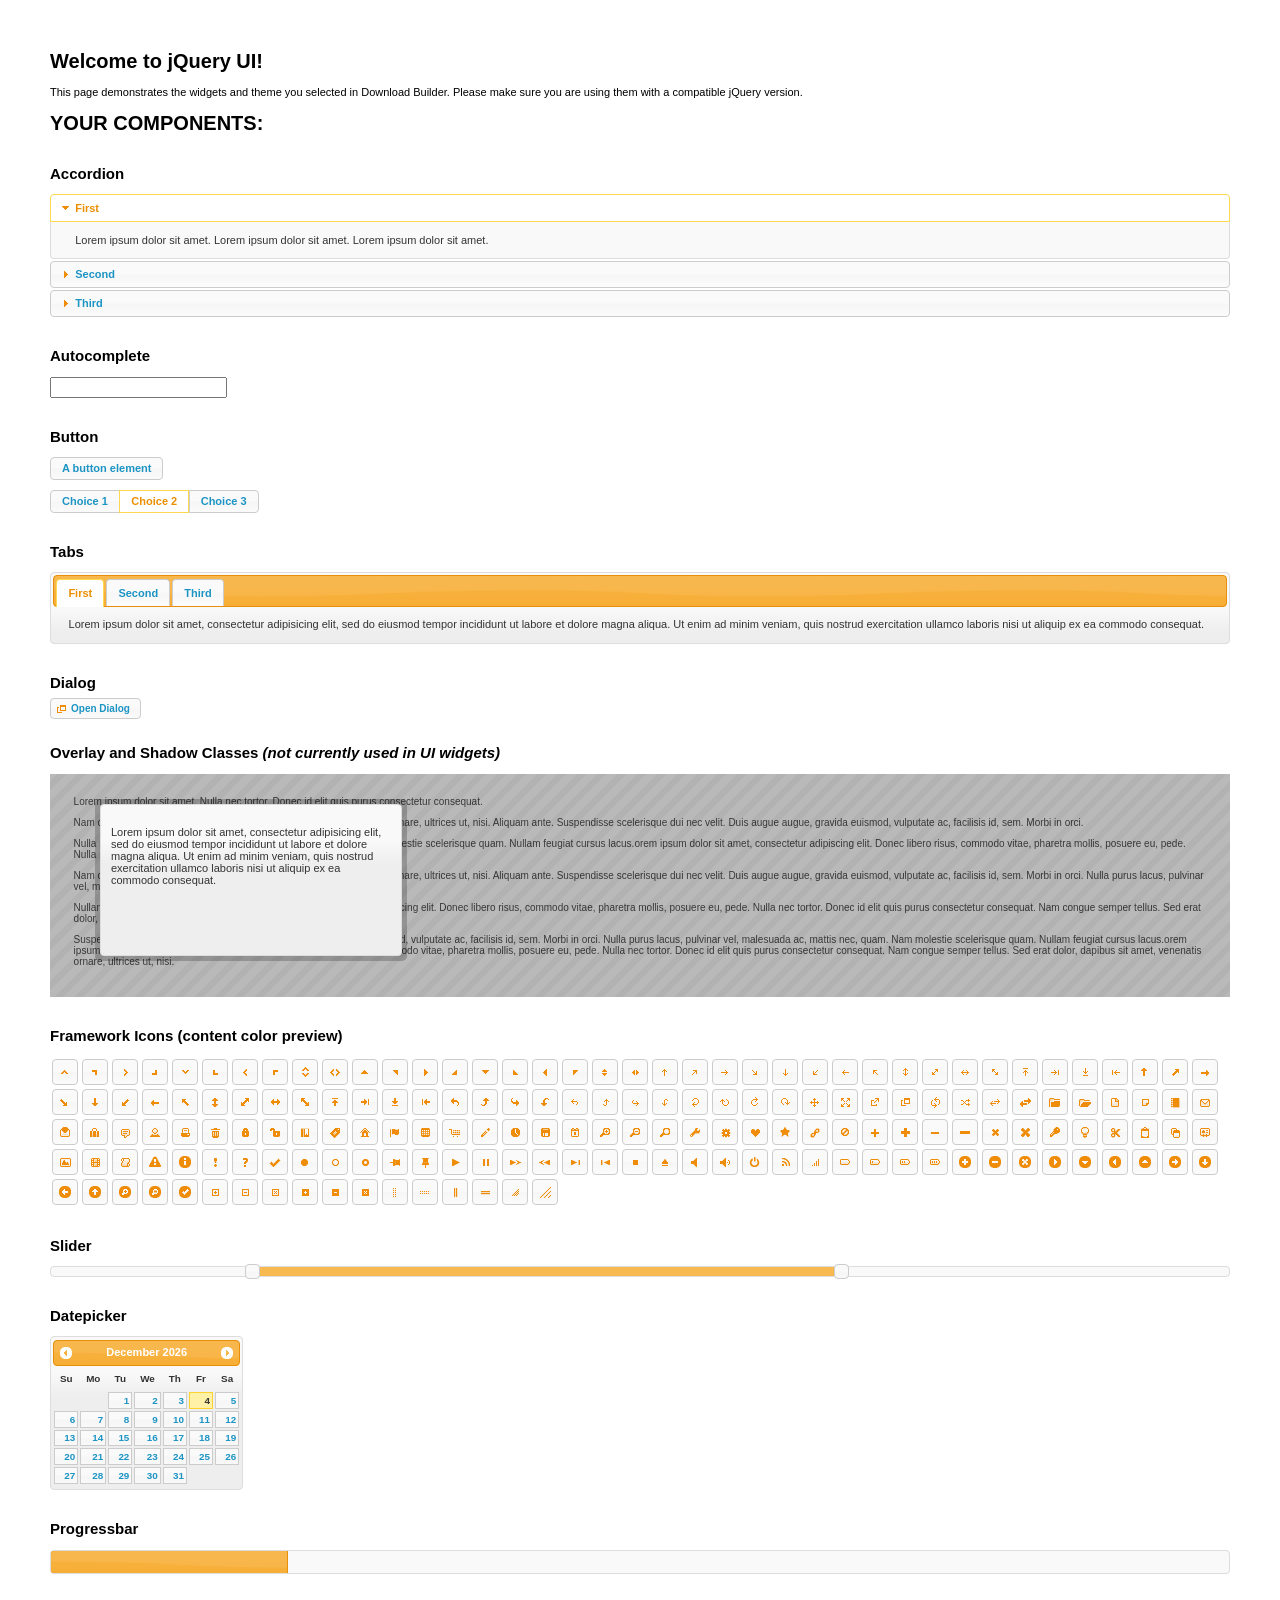
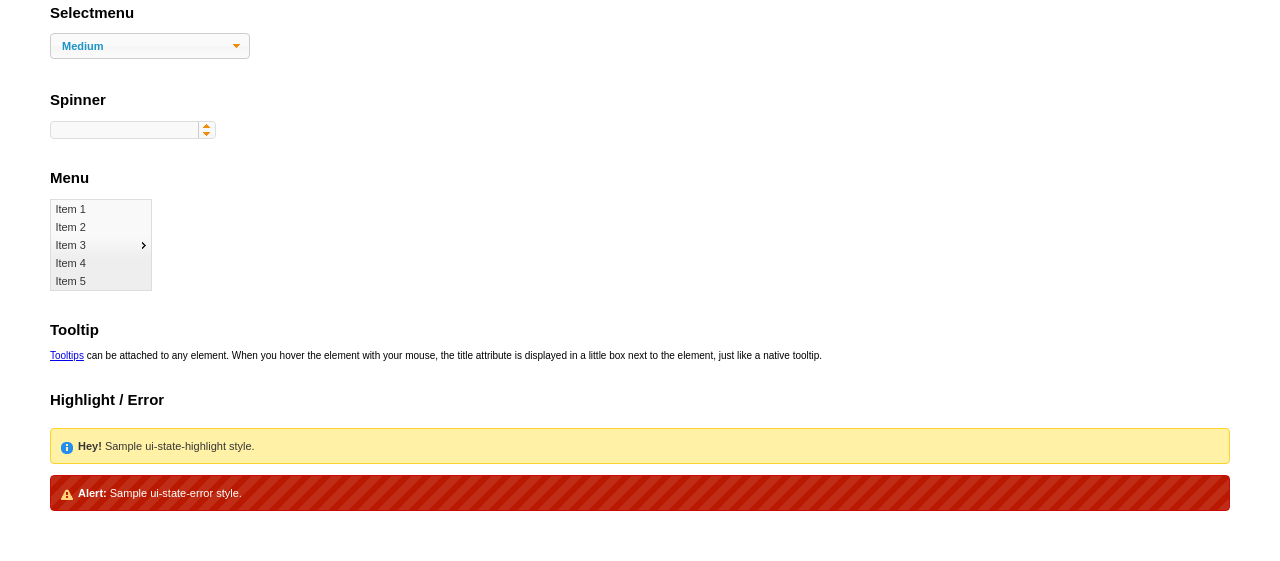
<file: www/js/jquery-ui-1.11.4/index.html>
<!doctype html>
<html lang="us">
<head>
	<meta charset="utf-8">
	<title>jQuery UI Example Page</title>
	<link href="jquery-ui.css" rel="stylesheet">
	<style>
	body{
		font: 62.5% "Trebuchet MS", sans-serif;
		margin: 50px;
	}
	.demoHeaders {
		margin-top: 2em;
	}
	#dialog-link {
		padding: .4em 1em .4em 20px;
		text-decoration: none;
		position: relative;
	}
	#dialog-link span.ui-icon {
		margin: 0 5px 0 0;
		position: absolute;
		left: .2em;
		top: 50%;
		margin-top: -8px;
	}
	#icons {
		margin: 0;
		padding: 0;
	}
	#icons li {
		margin: 2px;
		position: relative;
		padding: 4px 0;
		cursor: pointer;
		float: left;
		list-style: none;
	}
	#icons span.ui-icon {
		float: left;
		margin: 0 4px;
	}
	.fakewindowcontain .ui-widget-overlay {
		position: absolute;
	}
	select {
		width: 200px;
	}
	</style>
</head>
<body>

<h1>Welcome to jQuery UI!</h1>

<div class="ui-widget">
	<p>This page demonstrates the widgets and theme you selected in Download Builder. Please make sure you are using them with a compatible jQuery version.</p>
</div>

<h1>YOUR COMPONENTS:</h1>


<!-- Accordion -->
<h2 class="demoHeaders">Accordion</h2>
<div id="accordion">
	<h3>First</h3>
	<div>Lorem ipsum dolor sit amet. Lorem ipsum dolor sit amet. Lorem ipsum dolor sit amet.</div>
	<h3>Second</h3>
	<div>Phasellus mattis tincidunt nibh.</div>
	<h3>Third</h3>
	<div>Nam dui erat, auctor a, dignissim quis.</div>
</div>



<!-- Autocomplete -->
<h2 class="demoHeaders">Autocomplete</h2>
<div>
	<input id="autocomplete" title="type &quot;a&quot;">
</div>



<!-- Button -->
<h2 class="demoHeaders">Button</h2>
<button id="button">A button element</button>
<form style="margin-top: 1em;">
	<div id="radioset">
		<input type="radio" id="radio1" name="radio"><label for="radio1">Choice 1</label>
		<input type="radio" id="radio2" name="radio" checked="checked"><label for="radio2">Choice 2</label>
		<input type="radio" id="radio3" name="radio"><label for="radio3">Choice 3</label>
	</div>
</form>



<!-- Tabs -->
<h2 class="demoHeaders">Tabs</h2>
<div id="tabs">
	<ul>
		<li><a href="#tabs-1">First</a></li>
		<li><a href="#tabs-2">Second</a></li>
		<li><a href="#tabs-3">Third</a></li>
	</ul>
	<div id="tabs-1">Lorem ipsum dolor sit amet, consectetur adipisicing elit, sed do eiusmod tempor incididunt ut labore et dolore magna aliqua. Ut enim ad minim veniam, quis nostrud exercitation ullamco laboris nisi ut aliquip ex ea commodo consequat.</div>
	<div id="tabs-2">Phasellus mattis tincidunt nibh. Cras orci urna, blandit id, pretium vel, aliquet ornare, felis. Maecenas scelerisque sem non nisl. Fusce sed lorem in enim dictum bibendum.</div>
	<div id="tabs-3">Nam dui erat, auctor a, dignissim quis, sollicitudin eu, felis. Pellentesque nisi urna, interdum eget, sagittis et, consequat vestibulum, lacus. Mauris porttitor ullamcorper augue.</div>
</div>



<!-- Dialog NOTE: Dialog is not generated by UI in this demo so it can be visually styled in themeroller-->
<h2 class="demoHeaders">Dialog</h2>
<p><a href="#" id="dialog-link" class="ui-state-default ui-corner-all"><span class="ui-icon ui-icon-newwin"></span>Open Dialog</a></p>

<h2 class="demoHeaders">Overlay and Shadow Classes <em>(not currently used in UI widgets)</em></h2>
<div style="position: relative; width: 96%; height: 200px; padding:1% 2%; overflow:hidden;" class="fakewindowcontain">
	<p>Lorem ipsum dolor sit amet,  Nulla nec tortor. Donec id elit quis purus consectetur consequat. </p><p>Nam congue semper tellus. Sed erat dolor, dapibus sit amet, venenatis ornare, ultrices ut, nisi. Aliquam ante. Suspendisse scelerisque dui nec velit. Duis augue augue, gravida euismod, vulputate ac, facilisis id, sem. Morbi in orci. </p><p>Nulla purus lacus, pulvinar vel, malesuada ac, mattis nec, quam. Nam molestie scelerisque quam. Nullam feugiat cursus lacus.orem ipsum dolor sit amet, consectetur adipiscing elit. Donec libero risus, commodo vitae, pharetra mollis, posuere eu, pede. Nulla nec tortor. Donec id elit quis purus consectetur consequat. </p><p>Nam congue semper tellus. Sed erat dolor, dapibus sit amet, venenatis ornare, ultrices ut, nisi. Aliquam ante. Suspendisse scelerisque dui nec velit. Duis augue augue, gravida euismod, vulputate ac, facilisis id, sem. Morbi in orci. Nulla purus lacus, pulvinar vel, malesuada ac, mattis nec, quam. Nam molestie scelerisque quam. </p><p>Nullam feugiat cursus lacus.orem ipsum dolor sit amet, consectetur adipiscing elit. Donec libero risus, commodo vitae, pharetra mollis, posuere eu, pede. Nulla nec tortor. Donec id elit quis purus consectetur consequat. Nam congue semper tellus. Sed erat dolor, dapibus sit amet, venenatis ornare, ultrices ut, nisi. Aliquam ante. </p><p>Suspendisse scelerisque dui nec velit. Duis augue augue, gravida euismod, vulputate ac, facilisis id, sem. Morbi in orci. Nulla purus lacus, pulvinar vel, malesuada ac, mattis nec, quam. Nam molestie scelerisque quam. Nullam feugiat cursus lacus.orem ipsum dolor sit amet, consectetur adipiscing elit. Donec libero risus, commodo vitae, pharetra mollis, posuere eu, pede. Nulla nec tortor. Donec id elit quis purus consectetur consequat. Nam congue semper tellus. Sed erat dolor, dapibus sit amet, venenatis ornare, ultrices ut, nisi. </p>

	<!-- ui-dialog -->
	<div class="ui-overlay"><div class="ui-widget-overlay"></div><div class="ui-widget-shadow ui-corner-all" style="width: 302px; height: 152px; position: absolute; left: 50px; top: 30px;"></div></div>
	<div style="position: absolute; width: 280px; height: 130px;left: 50px; top: 30px; padding: 10px;" class="ui-widget ui-widget-content ui-corner-all">
		<div class="ui-dialog-content ui-widget-content" style="background: none; border: 0;">
			<p>Lorem ipsum dolor sit amet, consectetur adipisicing elit, sed do eiusmod tempor incididunt ut labore et dolore magna aliqua. Ut enim ad minim veniam, quis nostrud exercitation ullamco laboris nisi ut aliquip ex ea commodo consequat.</p>
		</div>
	</div>

</div>

<!-- ui-dialog -->
<div id="dialog" title="Dialog Title">
	<p>Lorem ipsum dolor sit amet, consectetur adipisicing elit, sed do eiusmod tempor incididunt ut labore et dolore magna aliqua. Ut enim ad minim veniam, quis nostrud exercitation ullamco laboris nisi ut aliquip ex ea commodo consequat.</p>
</div>



<h2 class="demoHeaders">Framework Icons (content color preview)</h2>
<ul id="icons" class="ui-widget ui-helper-clearfix">
	<li class="ui-state-default ui-corner-all" title=".ui-icon-carat-1-n"><span class="ui-icon ui-icon-carat-1-n"></span></li>
	<li class="ui-state-default ui-corner-all" title=".ui-icon-carat-1-ne"><span class="ui-icon ui-icon-carat-1-ne"></span></li>
	<li class="ui-state-default ui-corner-all" title=".ui-icon-carat-1-e"><span class="ui-icon ui-icon-carat-1-e"></span></li>
	<li class="ui-state-default ui-corner-all" title=".ui-icon-carat-1-se"><span class="ui-icon ui-icon-carat-1-se"></span></li>
	<li class="ui-state-default ui-corner-all" title=".ui-icon-carat-1-s"><span class="ui-icon ui-icon-carat-1-s"></span></li>
	<li class="ui-state-default ui-corner-all" title=".ui-icon-carat-1-sw"><span class="ui-icon ui-icon-carat-1-sw"></span></li>
	<li class="ui-state-default ui-corner-all" title=".ui-icon-carat-1-w"><span class="ui-icon ui-icon-carat-1-w"></span></li>
	<li class="ui-state-default ui-corner-all" title=".ui-icon-carat-1-nw"><span class="ui-icon ui-icon-carat-1-nw"></span></li>
	<li class="ui-state-default ui-corner-all" title=".ui-icon-carat-2-n-s"><span class="ui-icon ui-icon-carat-2-n-s"></span></li>
	<li class="ui-state-default ui-corner-all" title=".ui-icon-carat-2-e-w"><span class="ui-icon ui-icon-carat-2-e-w"></span></li>
	<li class="ui-state-default ui-corner-all" title=".ui-icon-triangle-1-n"><span class="ui-icon ui-icon-triangle-1-n"></span></li>
	<li class="ui-state-default ui-corner-all" title=".ui-icon-triangle-1-ne"><span class="ui-icon ui-icon-triangle-1-ne"></span></li>
	<li class="ui-state-default ui-corner-all" title=".ui-icon-triangle-1-e"><span class="ui-icon ui-icon-triangle-1-e"></span></li>
	<li class="ui-state-default ui-corner-all" title=".ui-icon-triangle-1-se"><span class="ui-icon ui-icon-triangle-1-se"></span></li>
	<li class="ui-state-default ui-corner-all" title=".ui-icon-triangle-1-s"><span class="ui-icon ui-icon-triangle-1-s"></span></li>
	<li class="ui-state-default ui-corner-all" title=".ui-icon-triangle-1-sw"><span class="ui-icon ui-icon-triangle-1-sw"></span></li>
	<li class="ui-state-default ui-corner-all" title=".ui-icon-triangle-1-w"><span class="ui-icon ui-icon-triangle-1-w"></span></li>
	<li class="ui-state-default ui-corner-all" title=".ui-icon-triangle-1-nw"><span class="ui-icon ui-icon-triangle-1-nw"></span></li>
	<li class="ui-state-default ui-corner-all" title=".ui-icon-triangle-2-n-s"><span class="ui-icon ui-icon-triangle-2-n-s"></span></li>
	<li class="ui-state-default ui-corner-all" title=".ui-icon-triangle-2-e-w"><span class="ui-icon ui-icon-triangle-2-e-w"></span></li>
	<li class="ui-state-default ui-corner-all" title=".ui-icon-arrow-1-n"><span class="ui-icon ui-icon-arrow-1-n"></span></li>
	<li class="ui-state-default ui-corner-all" title=".ui-icon-arrow-1-ne"><span class="ui-icon ui-icon-arrow-1-ne"></span></li>
	<li class="ui-state-default ui-corner-all" title=".ui-icon-arrow-1-e"><span class="ui-icon ui-icon-arrow-1-e"></span></li>
	<li class="ui-state-default ui-corner-all" title=".ui-icon-arrow-1-se"><span class="ui-icon ui-icon-arrow-1-se"></span></li>
	<li class="ui-state-default ui-corner-all" title=".ui-icon-arrow-1-s"><span class="ui-icon ui-icon-arrow-1-s"></span></li>
	<li class="ui-state-default ui-corner-all" title=".ui-icon-arrow-1-sw"><span class="ui-icon ui-icon-arrow-1-sw"></span></li>
	<li class="ui-state-default ui-corner-all" title=".ui-icon-arrow-1-w"><span class="ui-icon ui-icon-arrow-1-w"></span></li>
	<li class="ui-state-default ui-corner-all" title=".ui-icon-arrow-1-nw"><span class="ui-icon ui-icon-arrow-1-nw"></span></li>
	<li class="ui-state-default ui-corner-all" title=".ui-icon-arrow-2-n-s"><span class="ui-icon ui-icon-arrow-2-n-s"></span></li>
	<li class="ui-state-default ui-corner-all" title=".ui-icon-arrow-2-ne-sw"><span class="ui-icon ui-icon-arrow-2-ne-sw"></span></li>
	<li class="ui-state-default ui-corner-all" title=".ui-icon-arrow-2-e-w"><span class="ui-icon ui-icon-arrow-2-e-w"></span></li>
	<li class="ui-state-default ui-corner-all" title=".ui-icon-arrow-2-se-nw"><span class="ui-icon ui-icon-arrow-2-se-nw"></span></li>
	<li class="ui-state-default ui-corner-all" title=".ui-icon-arrowstop-1-n"><span class="ui-icon ui-icon-arrowstop-1-n"></span></li>
	<li class="ui-state-default ui-corner-all" title=".ui-icon-arrowstop-1-e"><span class="ui-icon ui-icon-arrowstop-1-e"></span></li>
	<li class="ui-state-default ui-corner-all" title=".ui-icon-arrowstop-1-s"><span class="ui-icon ui-icon-arrowstop-1-s"></span></li>
	<li class="ui-state-default ui-corner-all" title=".ui-icon-arrowstop-1-w"><span class="ui-icon ui-icon-arrowstop-1-w"></span></li>
	<li class="ui-state-default ui-corner-all" title=".ui-icon-arrowthick-1-n"><span class="ui-icon ui-icon-arrowthick-1-n"></span></li>
	<li class="ui-state-default ui-corner-all" title=".ui-icon-arrowthick-1-ne"><span class="ui-icon ui-icon-arrowthick-1-ne"></span></li>
	<li class="ui-state-default ui-corner-all" title=".ui-icon-arrowthick-1-e"><span class="ui-icon ui-icon-arrowthick-1-e"></span></li>
	<li class="ui-state-default ui-corner-all" title=".ui-icon-arrowthick-1-se"><span class="ui-icon ui-icon-arrowthick-1-se"></span></li>
	<li class="ui-state-default ui-corner-all" title=".ui-icon-arrowthick-1-s"><span class="ui-icon ui-icon-arrowthick-1-s"></span></li>
	<li class="ui-state-default ui-corner-all" title=".ui-icon-arrowthick-1-sw"><span class="ui-icon ui-icon-arrowthick-1-sw"></span></li>
	<li class="ui-state-default ui-corner-all" title=".ui-icon-arrowthick-1-w"><span class="ui-icon ui-icon-arrowthick-1-w"></span></li>
	<li class="ui-state-default ui-corner-all" title=".ui-icon-arrowthick-1-nw"><span class="ui-icon ui-icon-arrowthick-1-nw"></span></li>
	<li class="ui-state-default ui-corner-all" title=".ui-icon-arrowthick-2-n-s"><span class="ui-icon ui-icon-arrowthick-2-n-s"></span></li>
	<li class="ui-state-default ui-corner-all" title=".ui-icon-arrowthick-2-ne-sw"><span class="ui-icon ui-icon-arrowthick-2-ne-sw"></span></li>
	<li class="ui-state-default ui-corner-all" title=".ui-icon-arrowthick-2-e-w"><span class="ui-icon ui-icon-arrowthick-2-e-w"></span></li>
	<li class="ui-state-default ui-corner-all" title=".ui-icon-arrowthick-2-se-nw"><span class="ui-icon ui-icon-arrowthick-2-se-nw"></span></li>
	<li class="ui-state-default ui-corner-all" title=".ui-icon-arrowthickstop-1-n"><span class="ui-icon ui-icon-arrowthickstop-1-n"></span></li>
	<li class="ui-state-default ui-corner-all" title=".ui-icon-arrowthickstop-1-e"><span class="ui-icon ui-icon-arrowthickstop-1-e"></span></li>
	<li class="ui-state-default ui-corner-all" title=".ui-icon-arrowthickstop-1-s"><span class="ui-icon ui-icon-arrowthickstop-1-s"></span></li>
	<li class="ui-state-default ui-corner-all" title=".ui-icon-arrowthickstop-1-w"><span class="ui-icon ui-icon-arrowthickstop-1-w"></span></li>
	<li class="ui-state-default ui-corner-all" title=".ui-icon-arrowreturnthick-1-w"><span class="ui-icon ui-icon-arrowreturnthick-1-w"></span></li>
	<li class="ui-state-default ui-corner-all" title=".ui-icon-arrowreturnthick-1-n"><span class="ui-icon ui-icon-arrowreturnthick-1-n"></span></li>
	<li class="ui-state-default ui-corner-all" title=".ui-icon-arrowreturnthick-1-e"><span class="ui-icon ui-icon-arrowreturnthick-1-e"></span></li>
	<li class="ui-state-default ui-corner-all" title=".ui-icon-arrowreturnthick-1-s"><span class="ui-icon ui-icon-arrowreturnthick-1-s"></span></li>
	<li class="ui-state-default ui-corner-all" title=".ui-icon-arrowreturn-1-w"><span class="ui-icon ui-icon-arrowreturn-1-w"></span></li>
	<li class="ui-state-default ui-corner-all" title=".ui-icon-arrowreturn-1-n"><span class="ui-icon ui-icon-arrowreturn-1-n"></span></li>
	<li class="ui-state-default ui-corner-all" title=".ui-icon-arrowreturn-1-e"><span class="ui-icon ui-icon-arrowreturn-1-e"></span></li>
	<li class="ui-state-default ui-corner-all" title=".ui-icon-arrowreturn-1-s"><span class="ui-icon ui-icon-arrowreturn-1-s"></span></li>
	<li class="ui-state-default ui-corner-all" title=".ui-icon-arrowrefresh-1-w"><span class="ui-icon ui-icon-arrowrefresh-1-w"></span></li>
	<li class="ui-state-default ui-corner-all" title=".ui-icon-arrowrefresh-1-n"><span class="ui-icon ui-icon-arrowrefresh-1-n"></span></li>
	<li class="ui-state-default ui-corner-all" title=".ui-icon-arrowrefresh-1-e"><span class="ui-icon ui-icon-arrowrefresh-1-e"></span></li>
	<li class="ui-state-default ui-corner-all" title=".ui-icon-arrowrefresh-1-s"><span class="ui-icon ui-icon-arrowrefresh-1-s"></span></li>
	<li class="ui-state-default ui-corner-all" title=".ui-icon-arrow-4"><span class="ui-icon ui-icon-arrow-4"></span></li>
	<li class="ui-state-default ui-corner-all" title=".ui-icon-arrow-4-diag"><span class="ui-icon ui-icon-arrow-4-diag"></span></li>
	<li class="ui-state-default ui-corner-all" title=".ui-icon-extlink"><span class="ui-icon ui-icon-extlink"></span></li>
	<li class="ui-state-default ui-corner-all" title=".ui-icon-newwin"><span class="ui-icon ui-icon-newwin"></span></li>
	<li class="ui-state-default ui-corner-all" title=".ui-icon-refresh"><span class="ui-icon ui-icon-refresh"></span></li>
	<li class="ui-state-default ui-corner-all" title=".ui-icon-shuffle"><span class="ui-icon ui-icon-shuffle"></span></li>
	<li class="ui-state-default ui-corner-all" title=".ui-icon-transfer-e-w"><span class="ui-icon ui-icon-transfer-e-w"></span></li>
	<li class="ui-state-default ui-corner-all" title=".ui-icon-transferthick-e-w"><span class="ui-icon ui-icon-transferthick-e-w"></span></li>
	<li class="ui-state-default ui-corner-all" title=".ui-icon-folder-collapsed"><span class="ui-icon ui-icon-folder-collapsed"></span></li>
	<li class="ui-state-default ui-corner-all" title=".ui-icon-folder-open"><span class="ui-icon ui-icon-folder-open"></span></li>
	<li class="ui-state-default ui-corner-all" title=".ui-icon-document"><span class="ui-icon ui-icon-document"></span></li>
	<li class="ui-state-default ui-corner-all" title=".ui-icon-document-b"><span class="ui-icon ui-icon-document-b"></span></li>
	<li class="ui-state-default ui-corner-all" title=".ui-icon-note"><span class="ui-icon ui-icon-note"></span></li>
	<li class="ui-state-default ui-corner-all" title=".ui-icon-mail-closed"><span class="ui-icon ui-icon-mail-closed"></span></li>
	<li class="ui-state-default ui-corner-all" title=".ui-icon-mail-open"><span class="ui-icon ui-icon-mail-open"></span></li>
	<li class="ui-state-default ui-corner-all" title=".ui-icon-suitcase"><span class="ui-icon ui-icon-suitcase"></span></li>
	<li class="ui-state-default ui-corner-all" title=".ui-icon-comment"><span class="ui-icon ui-icon-comment"></span></li>
	<li class="ui-state-default ui-corner-all" title=".ui-icon-person"><span class="ui-icon ui-icon-person"></span></li>
	<li class="ui-state-default ui-corner-all" title=".ui-icon-print"><span class="ui-icon ui-icon-print"></span></li>
	<li class="ui-state-default ui-corner-all" title=".ui-icon-trash"><span class="ui-icon ui-icon-trash"></span></li>
	<li class="ui-state-default ui-corner-all" title=".ui-icon-locked"><span class="ui-icon ui-icon-locked"></span></li>
	<li class="ui-state-default ui-corner-all" title=".ui-icon-unlocked"><span class="ui-icon ui-icon-unlocked"></span></li>
	<li class="ui-state-default ui-corner-all" title=".ui-icon-bookmark"><span class="ui-icon ui-icon-bookmark"></span></li>
	<li class="ui-state-default ui-corner-all" title=".ui-icon-tag"><span class="ui-icon ui-icon-tag"></span></li>
	<li class="ui-state-default ui-corner-all" title=".ui-icon-home"><span class="ui-icon ui-icon-home"></span></li>
	<li class="ui-state-default ui-corner-all" title=".ui-icon-flag"><span class="ui-icon ui-icon-flag"></span></li>
	<li class="ui-state-default ui-corner-all" title=".ui-icon-calculator"><span class="ui-icon ui-icon-calculator"></span></li>
	<li class="ui-state-default ui-corner-all" title=".ui-icon-cart"><span class="ui-icon ui-icon-cart"></span></li>
	<li class="ui-state-default ui-corner-all" title=".ui-icon-pencil"><span class="ui-icon ui-icon-pencil"></span></li>
	<li class="ui-state-default ui-corner-all" title=".ui-icon-clock"><span class="ui-icon ui-icon-clock"></span></li>
	<li class="ui-state-default ui-corner-all" title=".ui-icon-disk"><span class="ui-icon ui-icon-disk"></span></li>
	<li class="ui-state-default ui-corner-all" title=".ui-icon-calendar"><span class="ui-icon ui-icon-calendar"></span></li>
	<li class="ui-state-default ui-corner-all" title=".ui-icon-zoomin"><span class="ui-icon ui-icon-zoomin"></span></li>
	<li class="ui-state-default ui-corner-all" title=".ui-icon-zoomout"><span class="ui-icon ui-icon-zoomout"></span></li>
	<li class="ui-state-default ui-corner-all" title=".ui-icon-search"><span class="ui-icon ui-icon-search"></span></li>
	<li class="ui-state-default ui-corner-all" title=".ui-icon-wrench"><span class="ui-icon ui-icon-wrench"></span></li>
	<li class="ui-state-default ui-corner-all" title=".ui-icon-gear"><span class="ui-icon ui-icon-gear"></span></li>
	<li class="ui-state-default ui-corner-all" title=".ui-icon-heart"><span class="ui-icon ui-icon-heart"></span></li>
	<li class="ui-state-default ui-corner-all" title=".ui-icon-star"><span class="ui-icon ui-icon-star"></span></li>
	<li class="ui-state-default ui-corner-all" title=".ui-icon-link"><span class="ui-icon ui-icon-link"></span></li>
	<li class="ui-state-default ui-corner-all" title=".ui-icon-cancel"><span class="ui-icon ui-icon-cancel"></span></li>
	<li class="ui-state-default ui-corner-all" title=".ui-icon-plus"><span class="ui-icon ui-icon-plus"></span></li>
	<li class="ui-state-default ui-corner-all" title=".ui-icon-plusthick"><span class="ui-icon ui-icon-plusthick"></span></li>
	<li class="ui-state-default ui-corner-all" title=".ui-icon-minus"><span class="ui-icon ui-icon-minus"></span></li>
	<li class="ui-state-default ui-corner-all" title=".ui-icon-minusthick"><span class="ui-icon ui-icon-minusthick"></span></li>
	<li class="ui-state-default ui-corner-all" title=".ui-icon-close"><span class="ui-icon ui-icon-close"></span></li>
	<li class="ui-state-default ui-corner-all" title=".ui-icon-closethick"><span class="ui-icon ui-icon-closethick"></span></li>
	<li class="ui-state-default ui-corner-all" title=".ui-icon-key"><span class="ui-icon ui-icon-key"></span></li>
	<li class="ui-state-default ui-corner-all" title=".ui-icon-lightbulb"><span class="ui-icon ui-icon-lightbulb"></span></li>
	<li class="ui-state-default ui-corner-all" title=".ui-icon-scissors"><span class="ui-icon ui-icon-scissors"></span></li>
	<li class="ui-state-default ui-corner-all" title=".ui-icon-clipboard"><span class="ui-icon ui-icon-clipboard"></span></li>
	<li class="ui-state-default ui-corner-all" title=".ui-icon-copy"><span class="ui-icon ui-icon-copy"></span></li>
	<li class="ui-state-default ui-corner-all" title=".ui-icon-contact"><span class="ui-icon ui-icon-contact"></span></li>
	<li class="ui-state-default ui-corner-all" title=".ui-icon-image"><span class="ui-icon ui-icon-image"></span></li>
	<li class="ui-state-default ui-corner-all" title=".ui-icon-video"><span class="ui-icon ui-icon-video"></span></li>
	<li class="ui-state-default ui-corner-all" title=".ui-icon-script"><span class="ui-icon ui-icon-script"></span></li>
	<li class="ui-state-default ui-corner-all" title=".ui-icon-alert"><span class="ui-icon ui-icon-alert"></span></li>
	<li class="ui-state-default ui-corner-all" title=".ui-icon-info"><span class="ui-icon ui-icon-info"></span></li>
	<li class="ui-state-default ui-corner-all" title=".ui-icon-notice"><span class="ui-icon ui-icon-notice"></span></li>
	<li class="ui-state-default ui-corner-all" title=".ui-icon-help"><span class="ui-icon ui-icon-help"></span></li>
	<li class="ui-state-default ui-corner-all" title=".ui-icon-check"><span class="ui-icon ui-icon-check"></span></li>
	<li class="ui-state-default ui-corner-all" title=".ui-icon-bullet"><span class="ui-icon ui-icon-bullet"></span></li>
	<li class="ui-state-default ui-corner-all" title=".ui-icon-radio-off"><span class="ui-icon ui-icon-radio-off"></span></li>
	<li class="ui-state-default ui-corner-all" title=".ui-icon-radio-on"><span class="ui-icon ui-icon-radio-on"></span></li>
	<li class="ui-state-default ui-corner-all" title=".ui-icon-pin-w"><span class="ui-icon ui-icon-pin-w"></span></li>
	<li class="ui-state-default ui-corner-all" title=".ui-icon-pin-s"><span class="ui-icon ui-icon-pin-s"></span></li>
	<li class="ui-state-default ui-corner-all" title=".ui-icon-play"><span class="ui-icon ui-icon-play"></span></li>
	<li class="ui-state-default ui-corner-all" title=".ui-icon-pause"><span class="ui-icon ui-icon-pause"></span></li>
	<li class="ui-state-default ui-corner-all" title=".ui-icon-seek-next"><span class="ui-icon ui-icon-seek-next"></span></li>
	<li class="ui-state-default ui-corner-all" title=".ui-icon-seek-prev"><span class="ui-icon ui-icon-seek-prev"></span></li>
	<li class="ui-state-default ui-corner-all" title=".ui-icon-seek-end"><span class="ui-icon ui-icon-seek-end"></span></li>
	<li class="ui-state-default ui-corner-all" title=".ui-icon-seek-first"><span class="ui-icon ui-icon-seek-first"></span></li>
	<li class="ui-state-default ui-corner-all" title=".ui-icon-stop"><span class="ui-icon ui-icon-stop"></span></li>
	<li class="ui-state-default ui-corner-all" title=".ui-icon-eject"><span class="ui-icon ui-icon-eject"></span></li>
	<li class="ui-state-default ui-corner-all" title=".ui-icon-volume-off"><span class="ui-icon ui-icon-volume-off"></span></li>
	<li class="ui-state-default ui-corner-all" title=".ui-icon-volume-on"><span class="ui-icon ui-icon-volume-on"></span></li>
	<li class="ui-state-default ui-corner-all" title=".ui-icon-power"><span class="ui-icon ui-icon-power"></span></li>
	<li class="ui-state-default ui-corner-all" title=".ui-icon-signal-diag"><span class="ui-icon ui-icon-signal-diag"></span></li>
	<li class="ui-state-default ui-corner-all" title=".ui-icon-signal"><span class="ui-icon ui-icon-signal"></span></li>
	<li class="ui-state-default ui-corner-all" title=".ui-icon-battery-0"><span class="ui-icon ui-icon-battery-0"></span></li>
	<li class="ui-state-default ui-corner-all" title=".ui-icon-battery-1"><span class="ui-icon ui-icon-battery-1"></span></li>
	<li class="ui-state-default ui-corner-all" title=".ui-icon-battery-2"><span class="ui-icon ui-icon-battery-2"></span></li>
	<li class="ui-state-default ui-corner-all" title=".ui-icon-battery-3"><span class="ui-icon ui-icon-battery-3"></span></li>
	<li class="ui-state-default ui-corner-all" title=".ui-icon-circle-plus"><span class="ui-icon ui-icon-circle-plus"></span></li>
	<li class="ui-state-default ui-corner-all" title=".ui-icon-circle-minus"><span class="ui-icon ui-icon-circle-minus"></span></li>
	<li class="ui-state-default ui-corner-all" title=".ui-icon-circle-close"><span class="ui-icon ui-icon-circle-close"></span></li>
	<li class="ui-state-default ui-corner-all" title=".ui-icon-circle-triangle-e"><span class="ui-icon ui-icon-circle-triangle-e"></span></li>
	<li class="ui-state-default ui-corner-all" title=".ui-icon-circle-triangle-s"><span class="ui-icon ui-icon-circle-triangle-s"></span></li>
	<li class="ui-state-default ui-corner-all" title=".ui-icon-circle-triangle-w"><span class="ui-icon ui-icon-circle-triangle-w"></span></li>
	<li class="ui-state-default ui-corner-all" title=".ui-icon-circle-triangle-n"><span class="ui-icon ui-icon-circle-triangle-n"></span></li>
	<li class="ui-state-default ui-corner-all" title=".ui-icon-circle-arrow-e"><span class="ui-icon ui-icon-circle-arrow-e"></span></li>
	<li class="ui-state-default ui-corner-all" title=".ui-icon-circle-arrow-s"><span class="ui-icon ui-icon-circle-arrow-s"></span></li>
	<li class="ui-state-default ui-corner-all" title=".ui-icon-circle-arrow-w"><span class="ui-icon ui-icon-circle-arrow-w"></span></li>
	<li class="ui-state-default ui-corner-all" title=".ui-icon-circle-arrow-n"><span class="ui-icon ui-icon-circle-arrow-n"></span></li>
	<li class="ui-state-default ui-corner-all" title=".ui-icon-circle-zoomin"><span class="ui-icon ui-icon-circle-zoomin"></span></li>
	<li class="ui-state-default ui-corner-all" title=".ui-icon-circle-zoomout"><span class="ui-icon ui-icon-circle-zoomout"></span></li>
	<li class="ui-state-default ui-corner-all" title=".ui-icon-circle-check"><span class="ui-icon ui-icon-circle-check"></span></li>
	<li class="ui-state-default ui-corner-all" title=".ui-icon-circlesmall-plus"><span class="ui-icon ui-icon-circlesmall-plus"></span></li>
	<li class="ui-state-default ui-corner-all" title=".ui-icon-circlesmall-minus"><span class="ui-icon ui-icon-circlesmall-minus"></span></li>
	<li class="ui-state-default ui-corner-all" title=".ui-icon-circlesmall-close"><span class="ui-icon ui-icon-circlesmall-close"></span></li>
	<li class="ui-state-default ui-corner-all" title=".ui-icon-squaresmall-plus"><span class="ui-icon ui-icon-squaresmall-plus"></span></li>
	<li class="ui-state-default ui-corner-all" title=".ui-icon-squaresmall-minus"><span class="ui-icon ui-icon-squaresmall-minus"></span></li>
	<li class="ui-state-default ui-corner-all" title=".ui-icon-squaresmall-close"><span class="ui-icon ui-icon-squaresmall-close"></span></li>
	<li class="ui-state-default ui-corner-all" title=".ui-icon-grip-dotted-vertical"><span class="ui-icon ui-icon-grip-dotted-vertical"></span></li>
	<li class="ui-state-default ui-corner-all" title=".ui-icon-grip-dotted-horizontal"><span class="ui-icon ui-icon-grip-dotted-horizontal"></span></li>
	<li class="ui-state-default ui-corner-all" title=".ui-icon-grip-solid-vertical"><span class="ui-icon ui-icon-grip-solid-vertical"></span></li>
	<li class="ui-state-default ui-corner-all" title=".ui-icon-grip-solid-horizontal"><span class="ui-icon ui-icon-grip-solid-horizontal"></span></li>
	<li class="ui-state-default ui-corner-all" title=".ui-icon-gripsmall-diagonal-se"><span class="ui-icon ui-icon-gripsmall-diagonal-se"></span></li>
	<li class="ui-state-default ui-corner-all" title=".ui-icon-grip-diagonal-se"><span class="ui-icon ui-icon-grip-diagonal-se"></span></li>
</ul>


<!-- Slider -->
<h2 class="demoHeaders">Slider</h2>
<div id="slider"></div>



<!-- Datepicker -->
<h2 class="demoHeaders">Datepicker</h2>
<div id="datepicker"></div>



<!-- Progressbar -->
<h2 class="demoHeaders">Progressbar</h2>
<div id="progressbar"></div>



<!-- Progressbar -->
<h2 class="demoHeaders">Selectmenu</h2>
<select id="selectmenu">
	<option>Slower</option>
	<option>Slow</option>
	<option selected="selected">Medium</option>
	<option>Fast</option>
	<option>Faster</option>
</select>



<!-- Spinner -->
<h2 class="demoHeaders">Spinner</h2>
<input id="spinner">



<!-- Menu -->
<h2 class="demoHeaders">Menu</h2>
<ul style="width:100px;" id="menu">
	<li>Item 1</li>
	<li>Item 2</li>
	<li>Item 3
		<ul>
			<li>Item 3-1</li>
			<li>Item 3-2</li>
			<li>Item 3-3</li>
			<li>Item 3-4</li>
			<li>Item 3-5</li>
		</ul>
	</li>
	<li>Item 4</li>
	<li>Item 5</li>
</ul>



<!-- Tooltip -->
<h2 class="demoHeaders">Tooltip</h2>
<p id="tooltip">
	<a href="#" title="That&apos;s what this widget is">Tooltips</a> can be attached to any element. When you hover
the element with your mouse, the title attribute is displayed in a little box next to the element, just like a native tooltip.
</p>


<!-- Highlight / Error -->
<h2 class="demoHeaders">Highlight / Error</h2>
<div class="ui-widget">
	<div class="ui-state-highlight ui-corner-all" style="margin-top: 20px; padding: 0 .7em;">
		<p><span class="ui-icon ui-icon-info" style="float: left; margin-right: .3em;"></span>
		<strong>Hey!</strong> Sample ui-state-highlight style.</p>
	</div>
</div>
<br>
<div class="ui-widget">
	<div class="ui-state-error ui-corner-all" style="padding: 0 .7em;">
		<p><span class="ui-icon ui-icon-alert" style="float: left; margin-right: .3em;"></span>
		<strong>Alert:</strong> Sample ui-state-error style.</p>
	</div>
</div>

<script src="external/jquery/jquery.js"></script>
<script src="jquery-ui.js"></script>
<script>

$( "#accordion" ).accordion();



var availableTags = [
	"ActionScript",
	"AppleScript",
	"Asp",
	"BASIC",
	"C",
	"C++",
	"Clojure",
	"COBOL",
	"ColdFusion",
	"Erlang",
	"Fortran",
	"Groovy",
	"Haskell",
	"Java",
	"JavaScript",
	"Lisp",
	"Perl",
	"PHP",
	"Python",
	"Ruby",
	"Scala",
	"Scheme"
];
$( "#autocomplete" ).autocomplete({
	source: availableTags
});



$( "#button" ).button();
$( "#radioset" ).buttonset();



$( "#tabs" ).tabs();



$( "#dialog" ).dialog({
	autoOpen: false,
	width: 400,
	buttons: [
		{
			text: "Ok",
			click: function() {
				$( this ).dialog( "close" );
			}
		},
		{
			text: "Cancel",
			click: function() {
				$( this ).dialog( "close" );
			}
		}
	]
});

// Link to open the dialog
$( "#dialog-link" ).click(function( event ) {
	$( "#dialog" ).dialog( "open" );
	event.preventDefault();
});



$( "#datepicker" ).datepicker({
	inline: true
});



$( "#slider" ).slider({
	range: true,
	values: [ 17, 67 ]
});



$( "#progressbar" ).progressbar({
	value: 20
});



$( "#spinner" ).spinner();



$( "#menu" ).menu();



$( "#tooltip" ).tooltip();



$( "#selectmenu" ).selectmenu();


// Hover states on the static widgets
$( "#dialog-link, #icons li" ).hover(
	function() {
		$( this ).addClass( "ui-state-hover" );
	},
	function() {
		$( this ).removeClass( "ui-state-hover" );
	}
);
</script>
</body>
</html>
</file>
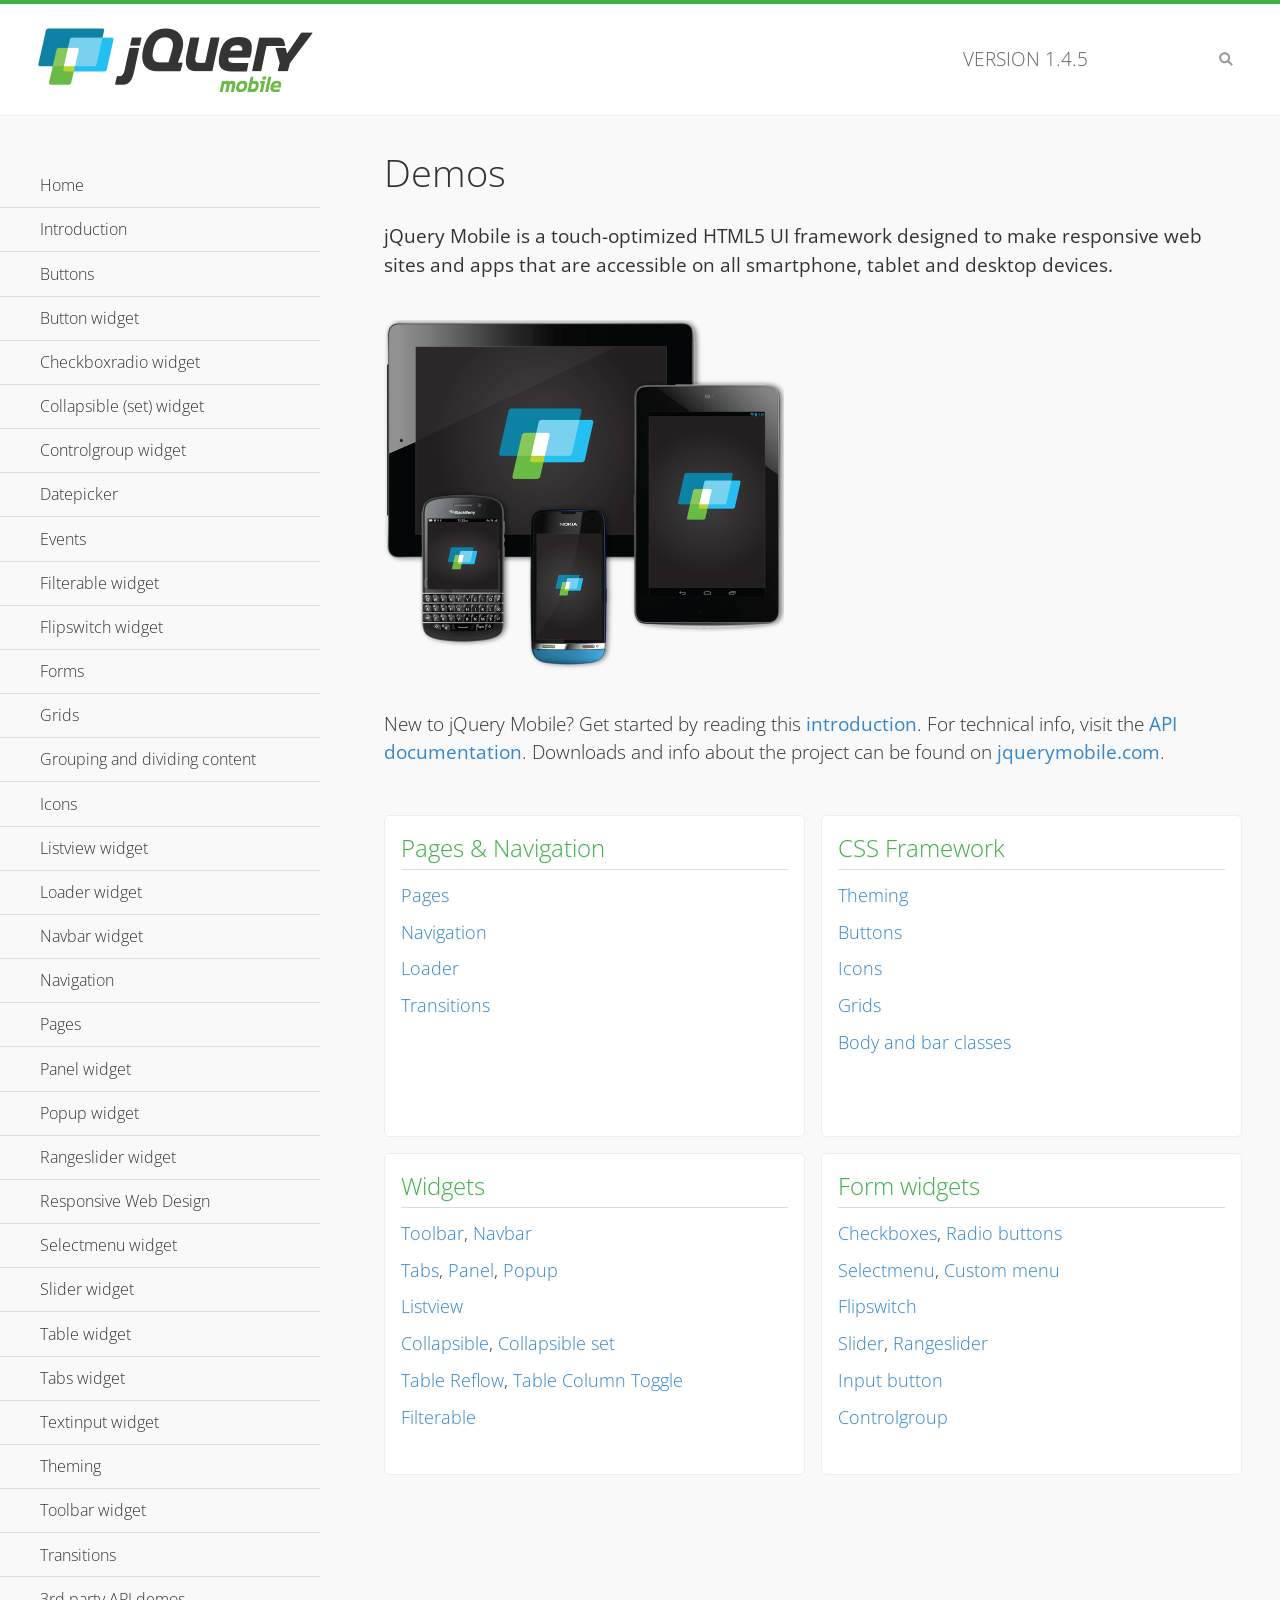
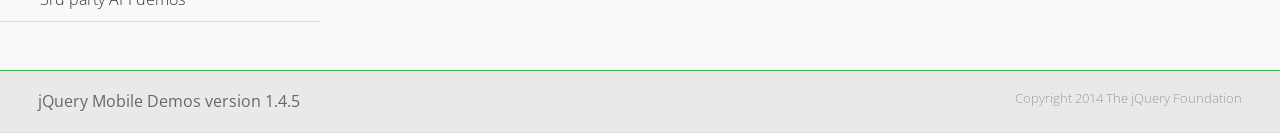
<file: www/js/jquerymobile/1.4.5/demos/index.html>
<!DOCTYPE html>
<html>
<head>
	<meta charset="utf-8">
	<meta name="viewport" content="width=device-width, initial-scale=1">
	<title>jQuery Mobile Demos</title>
	<link rel="shortcut icon" href="favicon.ico">
	<link rel="stylesheet" href="css/themes/default/jquery.mobile-1.4.5.min.css">
	<link rel="stylesheet" href="_assets/css/jqm-demos.css">
    <link rel="stylesheet" href="http://fonts.googleapis.com/css?family=Open+Sans:300,400,700">
	<script src="js/jquery.js"></script>
	<script src="_assets/js/index.js"></script>
	<script src="js/jquery.mobile-1.4.5.min.js"></script>
</head>
<body>
<div data-role="page" class="jqm-demos jqm-home">

	<div data-role="header" class="jqm-header">
		<h2><img src="_assets/img/jquery-logo.png" alt="jQuery Mobile"></h2>
		<p>Version <span class="jqm-version"></span></p>
		<a href="#" class="jqm-navmenu-link ui-btn ui-btn-icon-notext ui-corner-all ui-icon-bars ui-nodisc-icon ui-alt-icon ui-btn-left">Menu</a>
		<a href="#" class="jqm-search-link ui-btn ui-btn-icon-notext ui-corner-all ui-icon-search ui-nodisc-icon ui-alt-icon ui-btn-right">Search</a>
	</div><!-- /header -->

	<div role="main" class="ui-content jqm-content">

		<h1>Demos</h1>

		<p><strong>jQuery Mobile is a touch-optimized HTML5 UI framework designed to make responsive web sites and apps that are accessible on all smartphone, tablet and desktop devices.</strong></p>

		<img src="_assets/img/devices.png">

		<p>New to jQuery Mobile? Get started by reading this <a href="intro/" data-ajax="false">introduction</a>. For technical info, visit the <a href="http://api.jquerymobile.com" title="jQuery Mobile API documentation" target="_blank">API documentation</a>. Downloads and info about the project can be found on <a href="http://jquerymobile.com" title="jQuery Mobile web site" target="_blank">jquerymobile.com</a>.</p>

        <div class="ui-grid-a ui-responsive">
        	<div class="ui-block-a">
        		<div class="jqm-block-content">
        			<h3>Pages &amp; Navigation</h3>

        			<p><a href="pages/" data-ajax="false">Pages</a></p>
        			<p><a href="navigation/" data-ajax="false">Navigation</a></p>
        			<p><a href="loader/" data-ajax="false">Loader</a></p>
        			<p><a href="transitions/" data-ajax="false">Transitions</a></p>
        		</div>
        	</div>
        	<div class="ui-block-b">
        		<div class="jqm-block-content">
        			<h3>CSS Framework</h3>

        			<p><a href="theme-default/" data-ajax="false">Theming</a></p>
        			<p><a href="button-markup/" data-ajax="false">Buttons</a></p>
        			<p><a href="icons/" data-ajax="false">Icons</a></p>
        			<p><a href="grids/" data-ajax="false">Grids</a></p>
        			<p><a href="../body-bar-classes/" data-ajax="false">Body and bar classes</a></p>
        		</div>
        	</div>        	
        	<div class="ui-block-a">
        		<div class="jqm-block-content">
        			<h3>Widgets</h3>

        			<p><a href="toolbar/" data-ajax="false">Toolbar</a>, <a href="navbar/" data-ajax="false">Navbar</a></p>
        			<p><a href="tabs/" data-ajax="false">Tabs</a>, <a href="panel/" data-ajax="false">Panel</a>, <a href="popup/" data-ajax="false">Popup</a></p>
        			<p><a href="listview/" data-ajax="false">Listview</a></p>
        			<p><a href="collapsible/" data-ajax="false">Collapsible</a>, <a href="collapsibleset/" data-ajax="false">Collapsible set</a></p>
        			<p><a href="table-reflow/" data-ajax="false">Table Reflow</a>, <a href="table-column-toggle/" data-ajax="false">Table Column Toggle</a></p>
        			<p><a href="filterable/" data-ajax="false">Filterable</a></p>
        		</div>
        	</div>
        	<div class="ui-block-b">
        		<div class="jqm-block-content">
        			<h3>Form widgets</h3>

        			<p><a href="checkboxradio-checkbox/" data-ajax="false">Checkboxes</a>, <a href="checkboxradio-radio/" data-ajax="false">Radio buttons</a></p>
        			<p><a href="selectmenu/" data-ajax="false">Selectmenu</a>, <a href="selectmenu-custom/" data-ajax="false">Custom menu</a></p>
        			<p><a href="flipswitch/" data-ajax="false">Flipswitch</a></p>
        			<p><a href="slider/" data-ajax="false">Slider</a>, <a href="rangeslider/" data-ajax="false">Rangeslider</a></p>
        			<p><a href="button/" data-ajax="false">Input button</a></p>
        			<p><a href="controlgroup/" data-ajax="false">Controlgroup</a></p>
        		</div>
        	</div>
        </div>

	</div><!-- /content -->
	    <div data-role="panel" class="jqm-navmenu-panel" data-position="left" data-display="overlay" data-theme="a">
	    	<ul class="jqm-list ui-alt-icon ui-nodisc-icon">
<li data-filtertext="demos homepage" data-icon="home"><a href=".././">Home</a></li>
<li data-filtertext="introduction overview getting started"><a href="../intro/" data-ajax="false">Introduction</a></li>
<li data-filtertext="buttons button markup buttonmarkup method anchor link button element"><a href="../button-markup/" data-ajax="false">Buttons</a></li>
<li data-filtertext="form button widget input button submit reset"><a href="../button/" data-ajax="false">Button widget</a></li>
<li data-role="collapsible" data-enhanced="true" data-collapsed-icon="carat-d" data-expanded-icon="carat-u" data-iconpos="right" data-inset="false" class="ui-collapsible ui-collapsible-themed-content ui-collapsible-collapsed">
	<h3 class="ui-collapsible-heading ui-collapsible-heading-collapsed">
		<a href="#" class="ui-collapsible-heading-toggle ui-btn ui-btn-icon-right ui-btn-inherit ui-icon-carat-d">
		    Checkboxradio widget<span class="ui-collapsible-heading-status"> click to expand contents</span>
		</a>
	</h3>
	<div class="ui-collapsible-content ui-body-inherit ui-collapsible-content-collapsed" aria-hidden="true">
		<ul>
			<li data-filtertext="form checkboxradio widget checkbox input checkboxes controlgroups"><a href="../checkboxradio-checkbox/" data-ajax="false">Checkboxes</a></li>
			<li data-filtertext="form checkboxradio widget radio input radio buttons controlgroups"><a href="../checkboxradio-radio/" data-ajax="false">Radio buttons</a></li>
		</ul>
	</div>
</li>
<li data-role="collapsible" data-enhanced="true" data-collapsed-icon="carat-d" data-expanded-icon="carat-u" data-iconpos="right" data-inset="false" class="ui-collapsible ui-collapsible-themed-content ui-collapsible-collapsed">
	<h3 class="ui-collapsible-heading ui-collapsible-heading-collapsed">
		<a href="#" class="ui-collapsible-heading-toggle ui-btn ui-btn-icon-right ui-btn-inherit ui-icon-carat-d">
			Collapsible (set) widget<span class="ui-collapsible-heading-status"> click to expand contents</span>
		</a>
	</h3>
	<div class="ui-collapsible-content ui-body-inherit ui-collapsible-content-collapsed" aria-hidden="true">
		<ul>
			<li data-filtertext="collapsibles content formatting"><a href="../collapsible/" data-ajax="false">Collapsible</a></li>
			<li data-filtertext="dynamic collapsible set accordion append expand"><a href="../collapsible-dynamic/" data-ajax="false">Dynamic collapsibles</a></li>
			<li data-filtertext="accordions collapsible set widget content formatting grouped collapsibles"><a href="../collapsibleset/" data-ajax="false">Collapsible set</a></li>
		</ul>
	</div>
</li>
<li data-role="collapsible" data-enhanced="true" data-collapsed-icon="carat-d" data-expanded-icon="carat-u" data-iconpos="right" data-inset="false" class="ui-collapsible ui-collapsible-themed-content ui-collapsible-collapsed">
	<h3 class="ui-collapsible-heading ui-collapsible-heading-collapsed">
		<a href="#" class="ui-collapsible-heading-toggle ui-btn ui-btn-icon-right ui-btn-inherit ui-icon-carat-d">
			Controlgroup widget<span class="ui-collapsible-heading-status"> click to expand contents</span>
		</a>
	</h3>
	<div class="ui-collapsible-content ui-body-inherit ui-collapsible-content-collapsed" aria-hidden="true">
		<ul>
			<li data-filtertext="controlgroups selectmenu checkboxradio input grouped buttons horizontal vertical"><a href="../controlgroup/" data-ajax="false">Controlgroup</a></li>
			<li data-filtertext="dynamic controlgroup dynamically add buttons"><a href="../controlgroup-dynamic/" data-ajax="false">Dynamic controlgroups</a></li>
		</ul>
	</div>
</li>
<li data-filtertext="form datepicker widget date input"><a href="../datepicker/" data-ajax="false">Datepicker</a></li>
<li data-role="collapsible" data-enhanced="true" data-collapsed-icon="carat-d" data-expanded-icon="carat-u" data-iconpos="right" data-inset="false" class="ui-collapsible ui-collapsible-themed-content ui-collapsible-collapsed">
	<h3 class="ui-collapsible-heading ui-collapsible-heading-collapsed">
		<a href="#" class="ui-collapsible-heading-toggle ui-btn ui-btn-icon-right ui-btn-inherit ui-icon-carat-d">
			Events<span class="ui-collapsible-heading-status"> click to expand contents</span>
		</a>
	</h3>
	<div class="ui-collapsible-content ui-body-inherit ui-collapsible-content-collapsed" aria-hidden="true">
		<ul>
			<li data-filtertext="swipe to delete list items listviews swipe events"><a href="../swipe-list/" data-ajax="false">Swipe list items</a></li>
			<li data-filtertext="swipe to navigate swipe page navigation swipe events"><a href="../swipe-page/" data-ajax="false">Swipe page navigation</a></li>
		</ul>
	</div>
</li>
<li data-filtertext="filterable filter elements sorting searching listview table"><a href="../filterable/" data-ajax="false">Filterable widget</a></li>
<li data-filtertext="form flipswitch widget flip toggle switch binary select checkbox input"><a href="../flipswitch/" data-ajax="false">Flipswitch widget</a></li>
<li data-role="collapsible" data-enhanced="true" data-collapsed-icon="carat-d" data-expanded-icon="carat-u" data-iconpos="right" data-inset="false" class="ui-collapsible ui-collapsible-themed-content ui-collapsible-collapsed">
	<h3 class="ui-collapsible-heading ui-collapsible-heading-collapsed">
		<a href="#" class="ui-collapsible-heading-toggle ui-btn ui-btn-icon-right ui-btn-inherit ui-icon-carat-d">
			Forms<span class="ui-collapsible-heading-status"> click to expand contents</span>
		</a>
	</h3>
	<div class="ui-collapsible-content ui-body-inherit ui-collapsible-content-collapsed" aria-hidden="true">
		<ul>
			<li data-filtertext="forms text checkbox radio range button submit reset inputs selects textarea slider flipswitch label form elements"><a href="../forms/" data-ajax="false">Forms</a></li>
			<li data-filtertext="form hide labels hidden accessible ui-hidden-accessible forms"><a href="../forms-label-hidden-accessible/" data-ajax="false">Hide labels</a></li>
			<li data-filtertext="form field containers fieldcontain ui-field-contain forms"><a href="../forms-field-contain/" data-ajax="false">Field containers</a></li>
			<li data-filtertext="forms disabled form elements"><a href="../forms-disabled/" data-ajax="false">Forms disabled</a></li>
			<li data-filtertext="forms gallery examples overview forms text checkbox radio range button submit reset inputs selects textarea slider flipswitch label form elements"><a href="../forms-gallery/" data-ajax="false">Forms gallery</a></li>
		</ul>
	</div>
</li>
<li data-role="collapsible" data-enhanced="true" data-collapsed-icon="carat-d" data-expanded-icon="carat-u" data-iconpos="right" data-inset="false" class="ui-collapsible ui-collapsible-themed-content ui-collapsible-collapsed">
	<h3 class="ui-collapsible-heading ui-collapsible-heading-collapsed">
		<a href="#" class="ui-collapsible-heading-toggle ui-btn ui-btn-icon-right ui-btn-inherit ui-icon-carat-d">
			Grids<span class="ui-collapsible-heading-status"> click to expand contents</span>
		</a>
	</h3>
	<div class="ui-collapsible-content ui-body-inherit ui-collapsible-content-collapsed" aria-hidden="true">
		<ul>
			<li data-filtertext="grids columns blocks content formatting rwd responsive css framework"><a href="../grids/" data-ajax="false">Grids</a></li>
			<li data-filtertext="buttons in grids css framework"><a href="../grids-buttons/" data-ajax="false">Buttons in grids</a></li>
			<li data-filtertext="custom responsive grids rwd css framework"><a href="../grids-custom-responsive/" data-ajax="false">Custom responsive grids</a></li>
		</ul>
	</div>
</li>
<li data-filtertext="blocks content formatting sections heading"><a href="../body-bar-classes/" data-ajax="false">Grouping and dividing content</a></li>
<li data-role="collapsible" data-enhanced="true" data-collapsed-icon="carat-d" data-expanded-icon="carat-u" data-iconpos="right" data-inset="false" class="ui-collapsible ui-collapsible-themed-content ui-collapsible-collapsed">
	<h3 class="ui-collapsible-heading ui-collapsible-heading-collapsed">
		<a href="#" class="ui-collapsible-heading-toggle ui-btn ui-btn-icon-right ui-btn-inherit ui-icon-carat-d">
			Icons<span class="ui-collapsible-heading-status"> click to expand contents</span>
		</a>
	</h3>
	<div class="ui-collapsible-content ui-body-inherit ui-collapsible-content-collapsed" aria-hidden="true">
		<ul>
			<li data-filtertext="button icons svg disc alt custom icon position"><a href="../icons/" data-ajax="false">Icons</a></li>
			<li data-filtertext=""><a href="../icons-grunticon/" data-ajax="false">Grunticon loader</a></li>
		</ul>
	</div>
</li>
<li data-role="collapsible" data-enhanced="true" data-collapsed-icon="carat-d" data-expanded-icon="carat-u" data-iconpos="right" data-inset="false" class="ui-collapsible ui-collapsible-themed-content ui-collapsible-collapsed">
	<h3 class="ui-collapsible-heading ui-collapsible-heading-collapsed">
		<a href="#" class="ui-collapsible-heading-toggle ui-btn ui-btn-icon-right ui-btn-inherit ui-icon-carat-d">
			Listview widget<span class="ui-collapsible-heading-status"> click to expand contents</span>
		</a>
	</h3>
	<div class="ui-collapsible-content ui-body-inherit ui-collapsible-content-collapsed" aria-hidden="true">
		<ul>
			<li data-filtertext="listview widget thumbnails icons nested split button collapsible ul ol"><a href="../listview/" data-ajax="false">Listview</a></li>
			<li data-filtertext="autocomplete filterable reveal listview filtertextbeforefilter placeholder"><a href="../listview-autocomplete/" data-ajax="false">Listview autocomplete</a></li>
			<li data-filtertext="autocomplete filterable reveal listview remote data filtertextbeforefilter placeholder"><a href="../listview-autocomplete-remote/" data-ajax="false">Listview autocomplete remote data</a></li>
			<li data-filtertext="autodividers anchor jump scroll linkbars listview lists ul ol"><a href="../listview-autodividers-linkbar/" data-ajax="false">Listview autodividers linkbar</a></li>
			<li data-filtertext="listview autodividers selector autodividersselector lists ul ol"><a href="../listview-autodividers-selector/" data-ajax="false">Listview autodividers selector</a></li>
			<li data-filtertext="listview nested list items"><a href="../listview-nested-lists/" data-ajax="false">Nested Listviews</a></li>
			<li data-filtertext="listview collapsible list items flat"><a href="../listview-collapsible-item-flat/" data-ajax="false">Listview collapsible list items (flat)</a></li>
			<li data-filtertext="listview collapsible list indented"><a href="../listview-collapsible-item-indented/" data-ajax="false">Listview collapsible list items (indented)</a></li>
			<li data-filtertext="grid listview responsive grids responsive listviews lists ul"><a href="../listview-grid/" data-ajax="false">Listview responsive grid</a></li>
		</ul>
	</div>
</li>
<li data-filtertext="loader widget page loading navigation overlay spinner"><a href="../loader/" data-ajax="false">Loader widget</a></li>
<li data-filtertext="navbar widget navmenu toolbars header footer"><a href="../navbar/" data-ajax="false">Navbar widget</a></li>
<li data-role="collapsible" data-enhanced="true" data-collapsed-icon="carat-d" data-expanded-icon="carat-u" data-iconpos="right" data-inset="false" class="ui-collapsible ui-collapsible-themed-content ui-collapsible-collapsed">
	<h3 class="ui-collapsible-heading ui-collapsible-heading-collapsed">
		<a href="#" class="ui-collapsible-heading-toggle ui-btn ui-btn-icon-right ui-btn-inherit ui-icon-carat-d">
			Navigation<span class="ui-collapsible-heading-status"> click to expand contents</span>
		</a>
	</h3>
	<div class="ui-collapsible-content ui-body-inherit ui-collapsible-content-collapsed" aria-hidden="true">
		<ul>
			<li data-filtertext="ajax navigation navigate widget history event method"><a href="../navigation/" data-ajax="false">Navigation</a></li>
			<li data-filtertext="linking pages page links navigation ajax prefetch cache"><a href="../navigation-linking-pages/" data-ajax="false">Linking pages</a></li>
			<!-- <li data-filtertext="php redirect server redirection server-side navigation"><a href="../navigation-php-redirect/" data-ajax="false">PHP redirect demo</a></li>-->
			<li data-filtertext="navigation redirection hash query"><a href="../navigation-hash-processing/" data-ajax="false">Hash processing demo</a></li>
			<li data-filtertext="navigation redirection hash query"><a href="../page-events/" data-ajax="false">Page Navigation Events</a></li>
		</ul>
	</div>
</li>
<li data-role="collapsible" data-enhanced="true" data-collapsed-icon="carat-d" data-expanded-icon="carat-u" data-iconpos="right" data-inset="false" class="ui-collapsible ui-collapsible-themed-content ui-collapsible-collapsed">
	<h3 class="ui-collapsible-heading ui-collapsible-heading-collapsed">
		<a href="#" class="ui-collapsible-heading-toggle ui-btn ui-btn-icon-right ui-btn-inherit ui-icon-carat-d">
			Pages<span class="ui-collapsible-heading-status"> click to expand contents</span>
		</a>
	</h3>
	<div class="ui-collapsible-content ui-body-inherit ui-collapsible-content-collapsed" aria-hidden="true">
		<ul>
			<li data-filtertext="pages page widget ajax navigation"><a href="../pages/" data-ajax="false">Pages</a></li>
			<li data-filtertext="single page"><a href="../pages-single-page/" data-ajax="false">Single page</a></li>
			<li data-filtertext="multipage multi-page page"><a href="../pages-multi-page/" data-ajax="false">Multi-page template</a></li>
			<li data-filtertext="dialog page widget modal popup"><a href="../pages-dialog/" data-ajax="false">Dialog page</a></li>
		</ul>
	</div>
</li>
<li data-role="collapsible" data-enhanced="true" data-collapsed-icon="carat-d" data-expanded-icon="carat-u" data-iconpos="right" data-inset="false" class="ui-collapsible ui-collapsible-themed-content ui-collapsible-collapsed">
	<h3 class="ui-collapsible-heading ui-collapsible-heading-collapsed">
		<a href="#" class="ui-collapsible-heading-toggle ui-btn ui-btn-icon-right ui-btn-inherit ui-icon-carat-d">
			Panel widget<span class="ui-collapsible-heading-status"> click to expand contents</span>
		</a>
	</h3>
	<div class="ui-collapsible-content ui-body-inherit ui-collapsible-content-collapsed" aria-hidden="true">
		<ul>
			<li data-filtertext="panel widget sliding panels reveal push overlay responsive"><a href="../panel/" data-ajax="false">Panel</a></li>
			<li data-filtertext=""><a href="../panel-external/" data-ajax="false">External panels</a></li>
			<li data-filtertext="panel "><a href="../panel-fixed/" data-ajax="false">Fixed panels</a></li>
			<li data-filtertext="panel slide panels sliding panels shadow rwd responsive breakpoint"><a href="../panel-responsive/" data-ajax="false">Panels responsive</a></li>
			<li data-filtertext="panel custom style custom panel width reveal shadow listview panel styling page background wrapper"><a href="../panel-styling/" data-ajax="false">Custom panel style</a></li>
			<li data-filtertext="panel open on swipe"><a href="../panel-swipe-open/" data-ajax="false">Panel open on swipe</a></li>
			<li data-filtertext="panels outside page internal external toolbars"><a href="../panel-external-internal/" data-ajax="false">Panel external and internal</a></li>
		</ul>
	</div>
</li>
<li data-role="collapsible" data-enhanced="true" data-collapsed-icon="carat-d" data-expanded-icon="carat-u" data-iconpos="right" data-inset="false" class="ui-collapsible ui-collapsible-themed-content ui-collapsible-collapsed">
	<h3 class="ui-collapsible-heading ui-collapsible-heading-collapsed">
		<a href="#" class="ui-collapsible-heading-toggle ui-btn ui-btn-icon-right ui-btn-inherit ui-icon-carat-d">
			Popup widget<span class="ui-collapsible-heading-status"> click to expand contents</span>
		</a>
	</h3>
	<div class="ui-collapsible-content ui-body-inherit ui-collapsible-content-collapsed" aria-hidden="true">
		<ul>
			<li data-filtertext="popup widget popups dialog modal transition tooltip lightbox form overlay screen flip pop fade transition"><a href="../popup/" data-ajax="false">Popup</a></li>
			<li data-filtertext="popup alignment position"><a href="../popup-alignment/" data-ajax="false">Popup alignment</a></li>
			<li data-filtertext="popup arrow size popups popover"><a href="../popup-arrow-size/" data-ajax="false">Popup arrow size</a></li>
			<li data-filtertext="dynamic popups popup images lightbox"><a href="../popup-dynamic/" data-ajax="false">Dynamic popups</a></li>
			<li data-filtertext="popups with iframes scaling"><a href="../popup-iframe/" data-ajax="false">Popups with iframes</a></li>
			<li data-filtertext="popup image scaling"><a href="../popup-image-scaling/" data-ajax="false">Popup image scaling</a></li>
			<li data-filtertext="external popup outside multi-page"><a href="../popup-outside-multipage/" data-ajax="false">Popup outside multi-page</a></li>
		</ul>
	</div>
</li>
<li data-filtertext="form rangeslider widget dual sliders dual handle sliders range input"><a href="../rangeslider/" data-ajax="false">Rangeslider widget</a></li>
<li data-filtertext="responsive web design rwd adaptive progressive enhancement PE accessible mobile breakpoints media query media queries"><a href="../rwd/" data-ajax="false">Responsive Web Design</a></li>
<li data-role="collapsible" data-enhanced="true" data-collapsed-icon="carat-d" data-expanded-icon="carat-u" data-iconpos="right" data-inset="false" class="ui-collapsible ui-collapsible-themed-content ui-collapsible-collapsed">
	<h3 class="ui-collapsible-heading ui-collapsible-heading-collapsed">
		<a href="#" class="ui-collapsible-heading-toggle ui-btn ui-btn-icon-right ui-btn-inherit ui-icon-carat-d">
			Selectmenu widget<span class="ui-collapsible-heading-status"> click to expand contents</span>
		</a>
	</h3>
	<div class="ui-collapsible-content ui-body-inherit ui-collapsible-content-collapsed" aria-hidden="true">
		<ul>
			<li data-filtertext="form selectmenu widget select input custom select menu selects"><a href="../selectmenu/" data-ajax="false">Selectmenu</a></li>
			<li data-filtertext="form custom select menu selectmenu widget custom menu option optgroup multiple selects"><a href="../selectmenu-custom/" data-ajax="false">Custom select menu</a></li>
			<li data-filtertext="filterable select filter popup dialog"><a href="../selectmenu-custom-filter/" data-ajax="false">Custom select menu with filter</a></li>
		</ul>
	</div>
</li>
<li data-role="collapsible" data-enhanced="true" data-collapsed-icon="carat-d" data-expanded-icon="carat-u" data-iconpos="right" data-inset="false" class="ui-collapsible ui-collapsible-themed-content ui-collapsible-collapsed">
	<h3 class="ui-collapsible-heading ui-collapsible-heading-collapsed">
		<a href="#" class="ui-collapsible-heading-toggle ui-btn ui-btn-icon-right ui-btn-inherit ui-icon-carat-d">
			Slider widget<span class="ui-collapsible-heading-status"> click to expand contents</span>
		</a>
	</h3>
	<div class="ui-collapsible-content ui-body-inherit ui-collapsible-content-collapsed" aria-hidden="true">
		<ul>
			<li data-filtertext="form slider widget range input single sliders"><a href="../slider/" data-ajax="false">Slider</a></li>
			<li data-filtertext="form slider widget flipswitch slider binary select flip toggle switch"><a href="../slider-flipswitch/" data-ajax="false">Slider flip toggle switch</a></li>
			<li data-filtertext="form slider tooltip handle value input range sliders"><a href="../slider-tooltip/" data-ajax="false">Slider tooltip</a></li>
		</ul>
	</div>
</li>
<li data-role="collapsible" data-enhanced="true" data-collapsed-icon="carat-d" data-expanded-icon="carat-u" data-iconpos="right" data-inset="false" class="ui-collapsible ui-collapsible-themed-content ui-collapsible-collapsed">
	<h3 class="ui-collapsible-heading ui-collapsible-heading-collapsed">
		<a href="#" class="ui-collapsible-heading-toggle ui-btn ui-btn-icon-right ui-btn-inherit ui-icon-carat-d">
			Table widget<span class="ui-collapsible-heading-status"> click to expand contents</span>
		</a>
	</h3>
	<div class="ui-collapsible-content ui-body-inherit ui-collapsible-content-collapsed" aria-hidden="true">
		<ul>
			<li data-filtertext="table widget reflow column toggle th td responsive tables rwd hide show tabular"><a href="../table-column-toggle/" data-ajax="false">Table Column Toggle</a></li>
			<li data-filtertext="table column toggle phone comparison demo"><a href="../table-column-toggle-example/" data-ajax="false">Table Column Toggle demo</a></li>
			<li data-filtertext="responsive tables table column toggle heading groups rwd breakpoint"><a href="../table-column-toggle-heading-groups/" data-ajax="false">Table Column Toggle heading groups</a></li>
			<li data-filtertext="responsive tables table column toggle hide rwd breakpoint customization options"><a href="../table-column-toggle-options/" data-ajax="false">Table Column Toggle options</a></li>
			<li data-filtertext="table reflow th td responsive rwd columns tabular"><a href="../table-reflow/" data-ajax="false">Table Reflow</a></li>
			<li data-filtertext="responsive tables table reflow heading groups rwd breakpoint"><a href="../table-reflow-heading-groups/" data-ajax="false">Table Reflow heading groups</a></li>
			<li data-filtertext="responsive tables table reflow stripes strokes table style"><a href="../table-reflow-stripes-strokes/" data-ajax="false">Table Reflow stripes and strokes</a></li>
			<li data-filtertext="responsive tables table reflow stack custom styles"><a href="../table-reflow-styling/" data-ajax="false">Table Reflow custom styles</a></li>
		</ul>
	</div>
</li>
<li data-filtertext="ui tabs widget"><a href="../tabs/" data-ajax="false">Tabs widget</a></li>
<li data-filtertext="form textinput widget text input textarea number date time tel email file color password"><a href="../textinput/" data-ajax="false">Textinput widget</a></li>
<li data-role="collapsible" data-enhanced="true" data-collapsed-icon="carat-d" data-expanded-icon="carat-u" data-iconpos="right" data-inset="false" class="ui-collapsible ui-collapsible-themed-content ui-collapsible-collapsed">
	<h3 class="ui-collapsible-heading ui-collapsible-heading-collapsed">
		<a href="#" class="ui-collapsible-heading-toggle ui-btn ui-btn-icon-right ui-btn-inherit ui-icon-carat-d">
			Theming<span class="ui-collapsible-heading-status"> click to expand contents</span>
		</a>
	</h3>
	<div class="ui-collapsible-content ui-body-inherit ui-collapsible-content-collapsed" aria-hidden="true">
		<ul>
			<li data-filtertext="default theme swatches theming style css"><a href="../theme-default/" data-ajax="false">Default theme</a></li>
			<li data-filtertext="classic theme old theme swatches theming style css"><a href="../theme-classic/" data-ajax="false">Classic theme</a></li>
		</ul>
	</div>
</li>
<li data-role="collapsible" data-enhanced="true" data-collapsed-icon="carat-d" data-expanded-icon="carat-u" data-iconpos="right" data-inset="false" class="ui-collapsible ui-collapsible-themed-content ui-collapsible-collapsed">
	<h3 class="ui-collapsible-heading ui-collapsible-heading-collapsed">
		<a href="#" class="ui-collapsible-heading-toggle ui-btn ui-btn-icon-right ui-btn-inherit ui-icon-carat-d">
			Toolbar widget<span class="ui-collapsible-heading-status"> click to expand contents</span>
		</a>
	</h3>
	<div class="ui-collapsible-content ui-body-inherit ui-collapsible-content-collapsed" aria-hidden="true">
		<ul>
			<li data-filtertext="toolbar widget header footer toolbars fixed fullscreen external sections"><a href="../toolbar/" data-ajax="false">Toolbar</a></li>
			<li data-filtertext="dynamic toolbars dynamically add toolbar header footer"><a href="../toolbar-dynamic/" data-ajax="false">Dynamic toolbars</a></li>
			<li data-filtertext="external toolbars header footer"><a href="../toolbar-external/" data-ajax="false">External toolbars</a></li>
			<li data-filtertext="fixed toolbars header footer"><a href="../toolbar-fixed/" data-ajax="false">Fixed toolbars</a></li>
			<li data-filtertext="fixed fullscreen toolbars header footer"><a href="../toolbar-fixed-fullscreen/" data-ajax="false">Fullscreen toolbars</a></li>
			<li data-filtertext="external fixed toolbars header footer"><a href="../toolbar-fixed-external/" data-ajax="false">Fixed external toolbars</a></li>
			<li data-filtertext="external persistent toolbars header footer navbar navmenu"><a href="../toolbar-fixed-persistent/" data-ajax="false">Persistent toolbars</a></li>
			<li data-filtertext="external ajax optimized toolbars persistent toolbars header footer navbar"><a href="../toolbar-fixed-persistent-optimized/" data-ajax="false">Ajax optimized toolbars</a></li>
			<li data-filtertext="form in toolbars header footer"><a href="../toolbar-fixed-forms/" data-ajax="false">Form in toolbar</a></li>
		</ul>
	</div>
</li>
<li data-filtertext="page transitions animated pages popup navigation flip slide fade pop"><a href="../transitions/" data-ajax="false">Transitions</a></li>
<li data-role="collapsible" data-enhanced="true" data-collapsed-icon="carat-d" data-expanded-icon="carat-u" data-iconpos="right" data-inset="false" class="ui-collapsible ui-collapsible-themed-content ui-collapsible-collapsed">
	<h3 class="ui-collapsible-heading ui-collapsible-heading-collapsed">
		<a href="#" class="ui-collapsible-heading-toggle ui-btn ui-btn-icon-right ui-btn-inherit ui-icon-carat-d">
			3rd party API demos<span class="ui-collapsible-heading-status"> click to expand contents</span>
		</a>
	</h3>
	<div class="ui-collapsible-content ui-body-inherit ui-collapsible-content-collapsed" aria-hidden="true">
		<ul>
			<li data-filtertext="backbone requirejs navigation router"><a href="../backbone-requirejs/" data-ajax="false">Backbone RequireJS</a></li>
			<li data-filtertext="google maps geolocation demo"><a href="../map-geolocation/" data-ajax="false">Google Maps geolocation</a></li>
			<li data-filtertext="google maps hybrid"><a href="../map-list-toggle/" data-ajax="false">Google Maps list toggle</a></li>
		</ul>
	</div>
</li>



		     </ul>
		</div><!-- /panel -->


	<div data-role="footer" data-position="fixed" data-tap-toggle="false" class="jqm-footer">
		<p>jQuery Mobile Demos version <span class="jqm-version"></span></p>
		<p>Copyright 2014 The jQuery Foundation</p>
	</div><!-- /footer -->
	<!-- TODO: This should become an external panel so we can add input to markup (unique ID) -->
    <div data-role="panel" class="jqm-search-panel" data-position="right" data-display="overlay" data-theme="a">
		<div class="jqm-search">
			<ul class="jqm-list" data-filter-placeholder="Search demos..." data-filter-reveal="true">
<li data-filtertext="demos homepage" data-icon="home"><a href=".././">Home</a></li>
<li data-filtertext="introduction overview getting started"><a href="../intro/" data-ajax="false">Introduction</a></li>
<li data-filtertext="buttons button markup buttonmarkup method anchor link button element"><a href="../button-markup/" data-ajax="false">Buttons</a></li>
<li data-filtertext="form button widget input button submit reset"><a href="../button/" data-ajax="false">Button widget</a></li>
<li data-role="collapsible" data-enhanced="true" data-collapsed-icon="carat-d" data-expanded-icon="carat-u" data-iconpos="right" data-inset="false" class="ui-collapsible ui-collapsible-themed-content ui-collapsible-collapsed">
	<h3 class="ui-collapsible-heading ui-collapsible-heading-collapsed">
		<a href="#" class="ui-collapsible-heading-toggle ui-btn ui-btn-icon-right ui-btn-inherit ui-icon-carat-d">
		    Checkboxradio widget<span class="ui-collapsible-heading-status"> click to expand contents</span>
		</a>
	</h3>
	<div class="ui-collapsible-content ui-body-inherit ui-collapsible-content-collapsed" aria-hidden="true">
		<ul>
			<li data-filtertext="form checkboxradio widget checkbox input checkboxes controlgroups"><a href="../checkboxradio-checkbox/" data-ajax="false">Checkboxes</a></li>
			<li data-filtertext="form checkboxradio widget radio input radio buttons controlgroups"><a href="../checkboxradio-radio/" data-ajax="false">Radio buttons</a></li>
		</ul>
	</div>
</li>
<li data-role="collapsible" data-enhanced="true" data-collapsed-icon="carat-d" data-expanded-icon="carat-u" data-iconpos="right" data-inset="false" class="ui-collapsible ui-collapsible-themed-content ui-collapsible-collapsed">
	<h3 class="ui-collapsible-heading ui-collapsible-heading-collapsed">
		<a href="#" class="ui-collapsible-heading-toggle ui-btn ui-btn-icon-right ui-btn-inherit ui-icon-carat-d">
			Collapsible (set) widget<span class="ui-collapsible-heading-status"> click to expand contents</span>
		</a>
	</h3>
	<div class="ui-collapsible-content ui-body-inherit ui-collapsible-content-collapsed" aria-hidden="true">
		<ul>
			<li data-filtertext="collapsibles content formatting"><a href="../collapsible/" data-ajax="false">Collapsible</a></li>
			<li data-filtertext="dynamic collapsible set accordion append expand"><a href="../collapsible-dynamic/" data-ajax="false">Dynamic collapsibles</a></li>
			<li data-filtertext="accordions collapsible set widget content formatting grouped collapsibles"><a href="../collapsibleset/" data-ajax="false">Collapsible set</a></li>
		</ul>
	</div>
</li>
<li data-role="collapsible" data-enhanced="true" data-collapsed-icon="carat-d" data-expanded-icon="carat-u" data-iconpos="right" data-inset="false" class="ui-collapsible ui-collapsible-themed-content ui-collapsible-collapsed">
	<h3 class="ui-collapsible-heading ui-collapsible-heading-collapsed">
		<a href="#" class="ui-collapsible-heading-toggle ui-btn ui-btn-icon-right ui-btn-inherit ui-icon-carat-d">
			Controlgroup widget<span class="ui-collapsible-heading-status"> click to expand contents</span>
		</a>
	</h3>
	<div class="ui-collapsible-content ui-body-inherit ui-collapsible-content-collapsed" aria-hidden="true">
		<ul>
			<li data-filtertext="controlgroups selectmenu checkboxradio input grouped buttons horizontal vertical"><a href="../controlgroup/" data-ajax="false">Controlgroup</a></li>
			<li data-filtertext="dynamic controlgroup dynamically add buttons"><a href="../controlgroup-dynamic/" data-ajax="false">Dynamic controlgroups</a></li>
		</ul>
	</div>
</li>
<li data-filtertext="form datepicker widget date input"><a href="../datepicker/" data-ajax="false">Datepicker</a></li>
<li data-role="collapsible" data-enhanced="true" data-collapsed-icon="carat-d" data-expanded-icon="carat-u" data-iconpos="right" data-inset="false" class="ui-collapsible ui-collapsible-themed-content ui-collapsible-collapsed">
	<h3 class="ui-collapsible-heading ui-collapsible-heading-collapsed">
		<a href="#" class="ui-collapsible-heading-toggle ui-btn ui-btn-icon-right ui-btn-inherit ui-icon-carat-d">
			Events<span class="ui-collapsible-heading-status"> click to expand contents</span>
		</a>
	</h3>
	<div class="ui-collapsible-content ui-body-inherit ui-collapsible-content-collapsed" aria-hidden="true">
		<ul>
			<li data-filtertext="swipe to delete list items listviews swipe events"><a href="../swipe-list/" data-ajax="false">Swipe list items</a></li>
			<li data-filtertext="swipe to navigate swipe page navigation swipe events"><a href="../swipe-page/" data-ajax="false">Swipe page navigation</a></li>
		</ul>
	</div>
</li>
<li data-filtertext="filterable filter elements sorting searching listview table"><a href="../filterable/" data-ajax="false">Filterable widget</a></li>
<li data-filtertext="form flipswitch widget flip toggle switch binary select checkbox input"><a href="../flipswitch/" data-ajax="false">Flipswitch widget</a></li>
<li data-role="collapsible" data-enhanced="true" data-collapsed-icon="carat-d" data-expanded-icon="carat-u" data-iconpos="right" data-inset="false" class="ui-collapsible ui-collapsible-themed-content ui-collapsible-collapsed">
	<h3 class="ui-collapsible-heading ui-collapsible-heading-collapsed">
		<a href="#" class="ui-collapsible-heading-toggle ui-btn ui-btn-icon-right ui-btn-inherit ui-icon-carat-d">
			Forms<span class="ui-collapsible-heading-status"> click to expand contents</span>
		</a>
	</h3>
	<div class="ui-collapsible-content ui-body-inherit ui-collapsible-content-collapsed" aria-hidden="true">
		<ul>
			<li data-filtertext="forms text checkbox radio range button submit reset inputs selects textarea slider flipswitch label form elements"><a href="../forms/" data-ajax="false">Forms</a></li>
			<li data-filtertext="form hide labels hidden accessible ui-hidden-accessible forms"><a href="../forms-label-hidden-accessible/" data-ajax="false">Hide labels</a></li>
			<li data-filtertext="form field containers fieldcontain ui-field-contain forms"><a href="../forms-field-contain/" data-ajax="false">Field containers</a></li>
			<li data-filtertext="forms disabled form elements"><a href="../forms-disabled/" data-ajax="false">Forms disabled</a></li>
			<li data-filtertext="forms gallery examples overview forms text checkbox radio range button submit reset inputs selects textarea slider flipswitch label form elements"><a href="../forms-gallery/" data-ajax="false">Forms gallery</a></li>
		</ul>
	</div>
</li>
<li data-role="collapsible" data-enhanced="true" data-collapsed-icon="carat-d" data-expanded-icon="carat-u" data-iconpos="right" data-inset="false" class="ui-collapsible ui-collapsible-themed-content ui-collapsible-collapsed">
	<h3 class="ui-collapsible-heading ui-collapsible-heading-collapsed">
		<a href="#" class="ui-collapsible-heading-toggle ui-btn ui-btn-icon-right ui-btn-inherit ui-icon-carat-d">
			Grids<span class="ui-collapsible-heading-status"> click to expand contents</span>
		</a>
	</h3>
	<div class="ui-collapsible-content ui-body-inherit ui-collapsible-content-collapsed" aria-hidden="true">
		<ul>
			<li data-filtertext="grids columns blocks content formatting rwd responsive css framework"><a href="../grids/" data-ajax="false">Grids</a></li>
			<li data-filtertext="buttons in grids css framework"><a href="../grids-buttons/" data-ajax="false">Buttons in grids</a></li>
			<li data-filtertext="custom responsive grids rwd css framework"><a href="../grids-custom-responsive/" data-ajax="false">Custom responsive grids</a></li>
		</ul>
	</div>
</li>
<li data-filtertext="blocks content formatting sections heading"><a href="../body-bar-classes/" data-ajax="false">Grouping and dividing content</a></li>
<li data-role="collapsible" data-enhanced="true" data-collapsed-icon="carat-d" data-expanded-icon="carat-u" data-iconpos="right" data-inset="false" class="ui-collapsible ui-collapsible-themed-content ui-collapsible-collapsed">
	<h3 class="ui-collapsible-heading ui-collapsible-heading-collapsed">
		<a href="#" class="ui-collapsible-heading-toggle ui-btn ui-btn-icon-right ui-btn-inherit ui-icon-carat-d">
			Icons<span class="ui-collapsible-heading-status"> click to expand contents</span>
		</a>
	</h3>
	<div class="ui-collapsible-content ui-body-inherit ui-collapsible-content-collapsed" aria-hidden="true">
		<ul>
			<li data-filtertext="button icons svg disc alt custom icon position"><a href="../icons/" data-ajax="false">Icons</a></li>
			<li data-filtertext=""><a href="../icons-grunticon/" data-ajax="false">Grunticon loader</a></li>
		</ul>
	</div>
</li>
<li data-role="collapsible" data-enhanced="true" data-collapsed-icon="carat-d" data-expanded-icon="carat-u" data-iconpos="right" data-inset="false" class="ui-collapsible ui-collapsible-themed-content ui-collapsible-collapsed">
	<h3 class="ui-collapsible-heading ui-collapsible-heading-collapsed">
		<a href="#" class="ui-collapsible-heading-toggle ui-btn ui-btn-icon-right ui-btn-inherit ui-icon-carat-d">
			Listview widget<span class="ui-collapsible-heading-status"> click to expand contents</span>
		</a>
	</h3>
	<div class="ui-collapsible-content ui-body-inherit ui-collapsible-content-collapsed" aria-hidden="true">
		<ul>
			<li data-filtertext="listview widget thumbnails icons nested split button collapsible ul ol"><a href="../listview/" data-ajax="false">Listview</a></li>
			<li data-filtertext="autocomplete filterable reveal listview filtertextbeforefilter placeholder"><a href="../listview-autocomplete/" data-ajax="false">Listview autocomplete</a></li>
			<li data-filtertext="autocomplete filterable reveal listview remote data filtertextbeforefilter placeholder"><a href="../listview-autocomplete-remote/" data-ajax="false">Listview autocomplete remote data</a></li>
			<li data-filtertext="autodividers anchor jump scroll linkbars listview lists ul ol"><a href="../listview-autodividers-linkbar/" data-ajax="false">Listview autodividers linkbar</a></li>
			<li data-filtertext="listview autodividers selector autodividersselector lists ul ol"><a href="../listview-autodividers-selector/" data-ajax="false">Listview autodividers selector</a></li>
			<li data-filtertext="listview nested list items"><a href="../listview-nested-lists/" data-ajax="false">Nested Listviews</a></li>
			<li data-filtertext="listview collapsible list items flat"><a href="../listview-collapsible-item-flat/" data-ajax="false">Listview collapsible list items (flat)</a></li>
			<li data-filtertext="listview collapsible list indented"><a href="../listview-collapsible-item-indented/" data-ajax="false">Listview collapsible list items (indented)</a></li>
			<li data-filtertext="grid listview responsive grids responsive listviews lists ul"><a href="../listview-grid/" data-ajax="false">Listview responsive grid</a></li>
		</ul>
	</div>
</li>
<li data-filtertext="loader widget page loading navigation overlay spinner"><a href="../loader/" data-ajax="false">Loader widget</a></li>
<li data-filtertext="navbar widget navmenu toolbars header footer"><a href="../navbar/" data-ajax="false">Navbar widget</a></li>
<li data-role="collapsible" data-enhanced="true" data-collapsed-icon="carat-d" data-expanded-icon="carat-u" data-iconpos="right" data-inset="false" class="ui-collapsible ui-collapsible-themed-content ui-collapsible-collapsed">
	<h3 class="ui-collapsible-heading ui-collapsible-heading-collapsed">
		<a href="#" class="ui-collapsible-heading-toggle ui-btn ui-btn-icon-right ui-btn-inherit ui-icon-carat-d">
			Navigation<span class="ui-collapsible-heading-status"> click to expand contents</span>
		</a>
	</h3>
	<div class="ui-collapsible-content ui-body-inherit ui-collapsible-content-collapsed" aria-hidden="true">
		<ul>
			<li data-filtertext="ajax navigation navigate widget history event method"><a href="../navigation/" data-ajax="false">Navigation</a></li>
			<li data-filtertext="linking pages page links navigation ajax prefetch cache"><a href="../navigation-linking-pages/" data-ajax="false">Linking pages</a></li>
			<!-- <li data-filtertext="php redirect server redirection server-side navigation"><a href="../navigation-php-redirect/" data-ajax="false">PHP redirect demo</a></li>-->
			<li data-filtertext="navigation redirection hash query"><a href="../navigation-hash-processing/" data-ajax="false">Hash processing demo</a></li>
			<li data-filtertext="navigation redirection hash query"><a href="../page-events/" data-ajax="false">Page Navigation Events</a></li>
		</ul>
	</div>
</li>
<li data-role="collapsible" data-enhanced="true" data-collapsed-icon="carat-d" data-expanded-icon="carat-u" data-iconpos="right" data-inset="false" class="ui-collapsible ui-collapsible-themed-content ui-collapsible-collapsed">
	<h3 class="ui-collapsible-heading ui-collapsible-heading-collapsed">
		<a href="#" class="ui-collapsible-heading-toggle ui-btn ui-btn-icon-right ui-btn-inherit ui-icon-carat-d">
			Pages<span class="ui-collapsible-heading-status"> click to expand contents</span>
		</a>
	</h3>
	<div class="ui-collapsible-content ui-body-inherit ui-collapsible-content-collapsed" aria-hidden="true">
		<ul>
			<li data-filtertext="pages page widget ajax navigation"><a href="../pages/" data-ajax="false">Pages</a></li>
			<li data-filtertext="single page"><a href="../pages-single-page/" data-ajax="false">Single page</a></li>
			<li data-filtertext="multipage multi-page page"><a href="../pages-multi-page/" data-ajax="false">Multi-page template</a></li>
			<li data-filtertext="dialog page widget modal popup"><a href="../pages-dialog/" data-ajax="false">Dialog page</a></li>
		</ul>
	</div>
</li>
<li data-role="collapsible" data-enhanced="true" data-collapsed-icon="carat-d" data-expanded-icon="carat-u" data-iconpos="right" data-inset="false" class="ui-collapsible ui-collapsible-themed-content ui-collapsible-collapsed">
	<h3 class="ui-collapsible-heading ui-collapsible-heading-collapsed">
		<a href="#" class="ui-collapsible-heading-toggle ui-btn ui-btn-icon-right ui-btn-inherit ui-icon-carat-d">
			Panel widget<span class="ui-collapsible-heading-status"> click to expand contents</span>
		</a>
	</h3>
	<div class="ui-collapsible-content ui-body-inherit ui-collapsible-content-collapsed" aria-hidden="true">
		<ul>
			<li data-filtertext="panel widget sliding panels reveal push overlay responsive"><a href="../panel/" data-ajax="false">Panel</a></li>
			<li data-filtertext=""><a href="../panel-external/" data-ajax="false">External panels</a></li>
			<li data-filtertext="panel "><a href="../panel-fixed/" data-ajax="false">Fixed panels</a></li>
			<li data-filtertext="panel slide panels sliding panels shadow rwd responsive breakpoint"><a href="../panel-responsive/" data-ajax="false">Panels responsive</a></li>
			<li data-filtertext="panel custom style custom panel width reveal shadow listview panel styling page background wrapper"><a href="../panel-styling/" data-ajax="false">Custom panel style</a></li>
			<li data-filtertext="panel open on swipe"><a href="../panel-swipe-open/" data-ajax="false">Panel open on swipe</a></li>
			<li data-filtertext="panels outside page internal external toolbars"><a href="../panel-external-internal/" data-ajax="false">Panel external and internal</a></li>
		</ul>
	</div>
</li>
<li data-role="collapsible" data-enhanced="true" data-collapsed-icon="carat-d" data-expanded-icon="carat-u" data-iconpos="right" data-inset="false" class="ui-collapsible ui-collapsible-themed-content ui-collapsible-collapsed">
	<h3 class="ui-collapsible-heading ui-collapsible-heading-collapsed">
		<a href="#" class="ui-collapsible-heading-toggle ui-btn ui-btn-icon-right ui-btn-inherit ui-icon-carat-d">
			Popup widget<span class="ui-collapsible-heading-status"> click to expand contents</span>
		</a>
	</h3>
	<div class="ui-collapsible-content ui-body-inherit ui-collapsible-content-collapsed" aria-hidden="true">
		<ul>
			<li data-filtertext="popup widget popups dialog modal transition tooltip lightbox form overlay screen flip pop fade transition"><a href="../popup/" data-ajax="false">Popup</a></li>
			<li data-filtertext="popup alignment position"><a href="../popup-alignment/" data-ajax="false">Popup alignment</a></li>
			<li data-filtertext="popup arrow size popups popover"><a href="../popup-arrow-size/" data-ajax="false">Popup arrow size</a></li>
			<li data-filtertext="dynamic popups popup images lightbox"><a href="../popup-dynamic/" data-ajax="false">Dynamic popups</a></li>
			<li data-filtertext="popups with iframes scaling"><a href="../popup-iframe/" data-ajax="false">Popups with iframes</a></li>
			<li data-filtertext="popup image scaling"><a href="../popup-image-scaling/" data-ajax="false">Popup image scaling</a></li>
			<li data-filtertext="external popup outside multi-page"><a href="../popup-outside-multipage/" data-ajax="false">Popup outside multi-page</a></li>
		</ul>
	</div>
</li>
<li data-filtertext="form rangeslider widget dual sliders dual handle sliders range input"><a href="../rangeslider/" data-ajax="false">Rangeslider widget</a></li>
<li data-filtertext="responsive web design rwd adaptive progressive enhancement PE accessible mobile breakpoints media query media queries"><a href="../rwd/" data-ajax="false">Responsive Web Design</a></li>
<li data-role="collapsible" data-enhanced="true" data-collapsed-icon="carat-d" data-expanded-icon="carat-u" data-iconpos="right" data-inset="false" class="ui-collapsible ui-collapsible-themed-content ui-collapsible-collapsed">
	<h3 class="ui-collapsible-heading ui-collapsible-heading-collapsed">
		<a href="#" class="ui-collapsible-heading-toggle ui-btn ui-btn-icon-right ui-btn-inherit ui-icon-carat-d">
			Selectmenu widget<span class="ui-collapsible-heading-status"> click to expand contents</span>
		</a>
	</h3>
	<div class="ui-collapsible-content ui-body-inherit ui-collapsible-content-collapsed" aria-hidden="true">
		<ul>
			<li data-filtertext="form selectmenu widget select input custom select menu selects"><a href="../selectmenu/" data-ajax="false">Selectmenu</a></li>
			<li data-filtertext="form custom select menu selectmenu widget custom menu option optgroup multiple selects"><a href="../selectmenu-custom/" data-ajax="false">Custom select menu</a></li>
			<li data-filtertext="filterable select filter popup dialog"><a href="../selectmenu-custom-filter/" data-ajax="false">Custom select menu with filter</a></li>
		</ul>
	</div>
</li>
<li data-role="collapsible" data-enhanced="true" data-collapsed-icon="carat-d" data-expanded-icon="carat-u" data-iconpos="right" data-inset="false" class="ui-collapsible ui-collapsible-themed-content ui-collapsible-collapsed">
	<h3 class="ui-collapsible-heading ui-collapsible-heading-collapsed">
		<a href="#" class="ui-collapsible-heading-toggle ui-btn ui-btn-icon-right ui-btn-inherit ui-icon-carat-d">
			Slider widget<span class="ui-collapsible-heading-status"> click to expand contents</span>
		</a>
	</h3>
	<div class="ui-collapsible-content ui-body-inherit ui-collapsible-content-collapsed" aria-hidden="true">
		<ul>
			<li data-filtertext="form slider widget range input single sliders"><a href="../slider/" data-ajax="false">Slider</a></li>
			<li data-filtertext="form slider widget flipswitch slider binary select flip toggle switch"><a href="../slider-flipswitch/" data-ajax="false">Slider flip toggle switch</a></li>
			<li data-filtertext="form slider tooltip handle value input range sliders"><a href="../slider-tooltip/" data-ajax="false">Slider tooltip</a></li>
		</ul>
	</div>
</li>
<li data-role="collapsible" data-enhanced="true" data-collapsed-icon="carat-d" data-expanded-icon="carat-u" data-iconpos="right" data-inset="false" class="ui-collapsible ui-collapsible-themed-content ui-collapsible-collapsed">
	<h3 class="ui-collapsible-heading ui-collapsible-heading-collapsed">
		<a href="#" class="ui-collapsible-heading-toggle ui-btn ui-btn-icon-right ui-btn-inherit ui-icon-carat-d">
			Table widget<span class="ui-collapsible-heading-status"> click to expand contents</span>
		</a>
	</h3>
	<div class="ui-collapsible-content ui-body-inherit ui-collapsible-content-collapsed" aria-hidden="true">
		<ul>
			<li data-filtertext="table widget reflow column toggle th td responsive tables rwd hide show tabular"><a href="../table-column-toggle/" data-ajax="false">Table Column Toggle</a></li>
			<li data-filtertext="table column toggle phone comparison demo"><a href="../table-column-toggle-example/" data-ajax="false">Table Column Toggle demo</a></li>
			<li data-filtertext="responsive tables table column toggle heading groups rwd breakpoint"><a href="../table-column-toggle-heading-groups/" data-ajax="false">Table Column Toggle heading groups</a></li>
			<li data-filtertext="responsive tables table column toggle hide rwd breakpoint customization options"><a href="../table-column-toggle-options/" data-ajax="false">Table Column Toggle options</a></li>
			<li data-filtertext="table reflow th td responsive rwd columns tabular"><a href="../table-reflow/" data-ajax="false">Table Reflow</a></li>
			<li data-filtertext="responsive tables table reflow heading groups rwd breakpoint"><a href="../table-reflow-heading-groups/" data-ajax="false">Table Reflow heading groups</a></li>
			<li data-filtertext="responsive tables table reflow stripes strokes table style"><a href="../table-reflow-stripes-strokes/" data-ajax="false">Table Reflow stripes and strokes</a></li>
			<li data-filtertext="responsive tables table reflow stack custom styles"><a href="../table-reflow-styling/" data-ajax="false">Table Reflow custom styles</a></li>
		</ul>
	</div>
</li>
<li data-filtertext="ui tabs widget"><a href="../tabs/" data-ajax="false">Tabs widget</a></li>
<li data-filtertext="form textinput widget text input textarea number date time tel email file color password"><a href="../textinput/" data-ajax="false">Textinput widget</a></li>
<li data-role="collapsible" data-enhanced="true" data-collapsed-icon="carat-d" data-expanded-icon="carat-u" data-iconpos="right" data-inset="false" class="ui-collapsible ui-collapsible-themed-content ui-collapsible-collapsed">
	<h3 class="ui-collapsible-heading ui-collapsible-heading-collapsed">
		<a href="#" class="ui-collapsible-heading-toggle ui-btn ui-btn-icon-right ui-btn-inherit ui-icon-carat-d">
			Theming<span class="ui-collapsible-heading-status"> click to expand contents</span>
		</a>
	</h3>
	<div class="ui-collapsible-content ui-body-inherit ui-collapsible-content-collapsed" aria-hidden="true">
		<ul>
			<li data-filtertext="default theme swatches theming style css"><a href="../theme-default/" data-ajax="false">Default theme</a></li>
			<li data-filtertext="classic theme old theme swatches theming style css"><a href="../theme-classic/" data-ajax="false">Classic theme</a></li>
		</ul>
	</div>
</li>
<li data-role="collapsible" data-enhanced="true" data-collapsed-icon="carat-d" data-expanded-icon="carat-u" data-iconpos="right" data-inset="false" class="ui-collapsible ui-collapsible-themed-content ui-collapsible-collapsed">
	<h3 class="ui-collapsible-heading ui-collapsible-heading-collapsed">
		<a href="#" class="ui-collapsible-heading-toggle ui-btn ui-btn-icon-right ui-btn-inherit ui-icon-carat-d">
			Toolbar widget<span class="ui-collapsible-heading-status"> click to expand contents</span>
		</a>
	</h3>
	<div class="ui-collapsible-content ui-body-inherit ui-collapsible-content-collapsed" aria-hidden="true">
		<ul>
			<li data-filtertext="toolbar widget header footer toolbars fixed fullscreen external sections"><a href="../toolbar/" data-ajax="false">Toolbar</a></li>
			<li data-filtertext="dynamic toolbars dynamically add toolbar header footer"><a href="../toolbar-dynamic/" data-ajax="false">Dynamic toolbars</a></li>
			<li data-filtertext="external toolbars header footer"><a href="../toolbar-external/" data-ajax="false">External toolbars</a></li>
			<li data-filtertext="fixed toolbars header footer"><a href="../toolbar-fixed/" data-ajax="false">Fixed toolbars</a></li>
			<li data-filtertext="fixed fullscreen toolbars header footer"><a href="../toolbar-fixed-fullscreen/" data-ajax="false">Fullscreen toolbars</a></li>
			<li data-filtertext="external fixed toolbars header footer"><a href="../toolbar-fixed-external/" data-ajax="false">Fixed external toolbars</a></li>
			<li data-filtertext="external persistent toolbars header footer navbar navmenu"><a href="../toolbar-fixed-persistent/" data-ajax="false">Persistent toolbars</a></li>
			<li data-filtertext="external ajax optimized toolbars persistent toolbars header footer navbar"><a href="../toolbar-fixed-persistent-optimized/" data-ajax="false">Ajax optimized toolbars</a></li>
			<li data-filtertext="form in toolbars header footer"><a href="../toolbar-fixed-forms/" data-ajax="false">Form in toolbar</a></li>
		</ul>
	</div>
</li>
<li data-filtertext="page transitions animated pages popup navigation flip slide fade pop"><a href="../transitions/" data-ajax="false">Transitions</a></li>
<li data-role="collapsible" data-enhanced="true" data-collapsed-icon="carat-d" data-expanded-icon="carat-u" data-iconpos="right" data-inset="false" class="ui-collapsible ui-collapsible-themed-content ui-collapsible-collapsed">
	<h3 class="ui-collapsible-heading ui-collapsible-heading-collapsed">
		<a href="#" class="ui-collapsible-heading-toggle ui-btn ui-btn-icon-right ui-btn-inherit ui-icon-carat-d">
			3rd party API demos<span class="ui-collapsible-heading-status"> click to expand contents</span>
		</a>
	</h3>
	<div class="ui-collapsible-content ui-body-inherit ui-collapsible-content-collapsed" aria-hidden="true">
		<ul>
			<li data-filtertext="backbone requirejs navigation router"><a href="../backbone-requirejs/" data-ajax="false">Backbone RequireJS</a></li>
			<li data-filtertext="google maps geolocation demo"><a href="../map-geolocation/" data-ajax="false">Google Maps geolocation</a></li>
			<li data-filtertext="google maps hybrid"><a href="../map-list-toggle/" data-ajax="false">Google Maps list toggle</a></li>
		</ul>
	</div>
</li>



			</ul>
		</div>
	</div><!-- /panel -->


</div><!-- /page -->

</body>
</html>
</file>
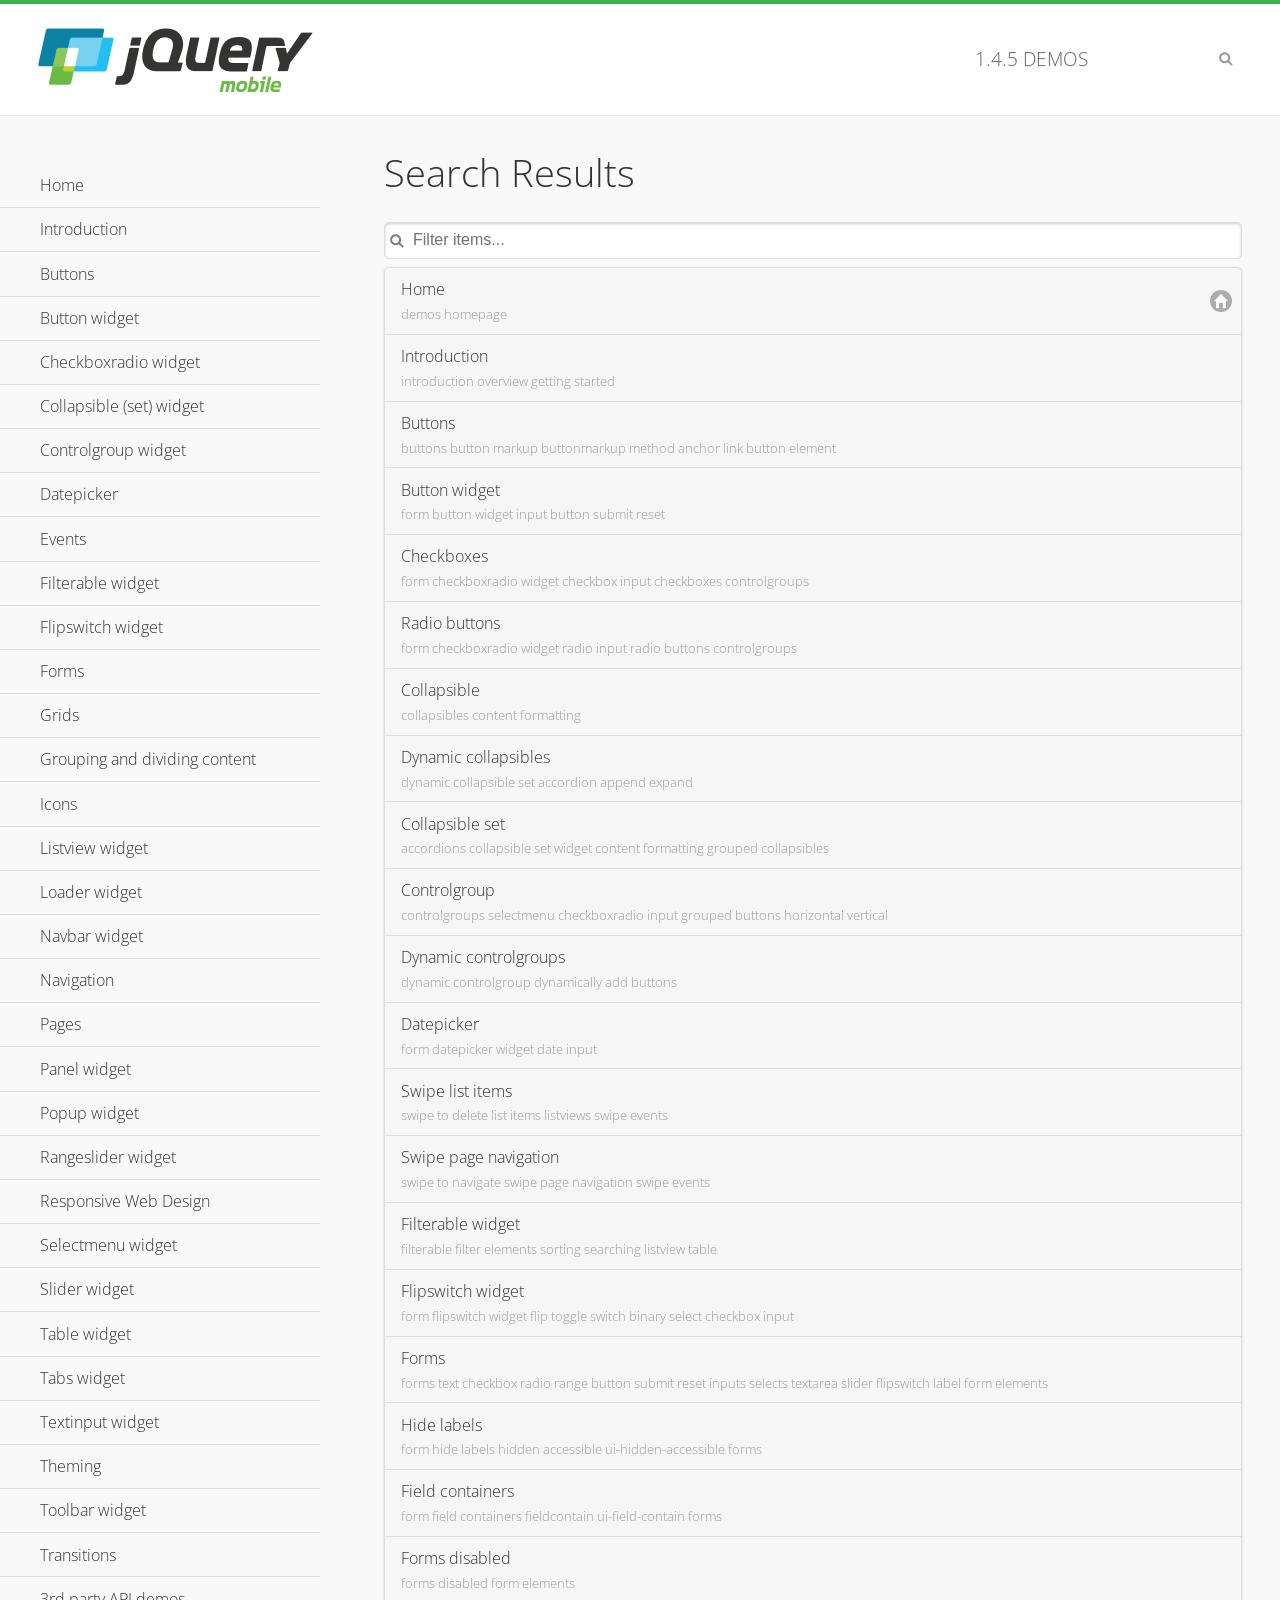
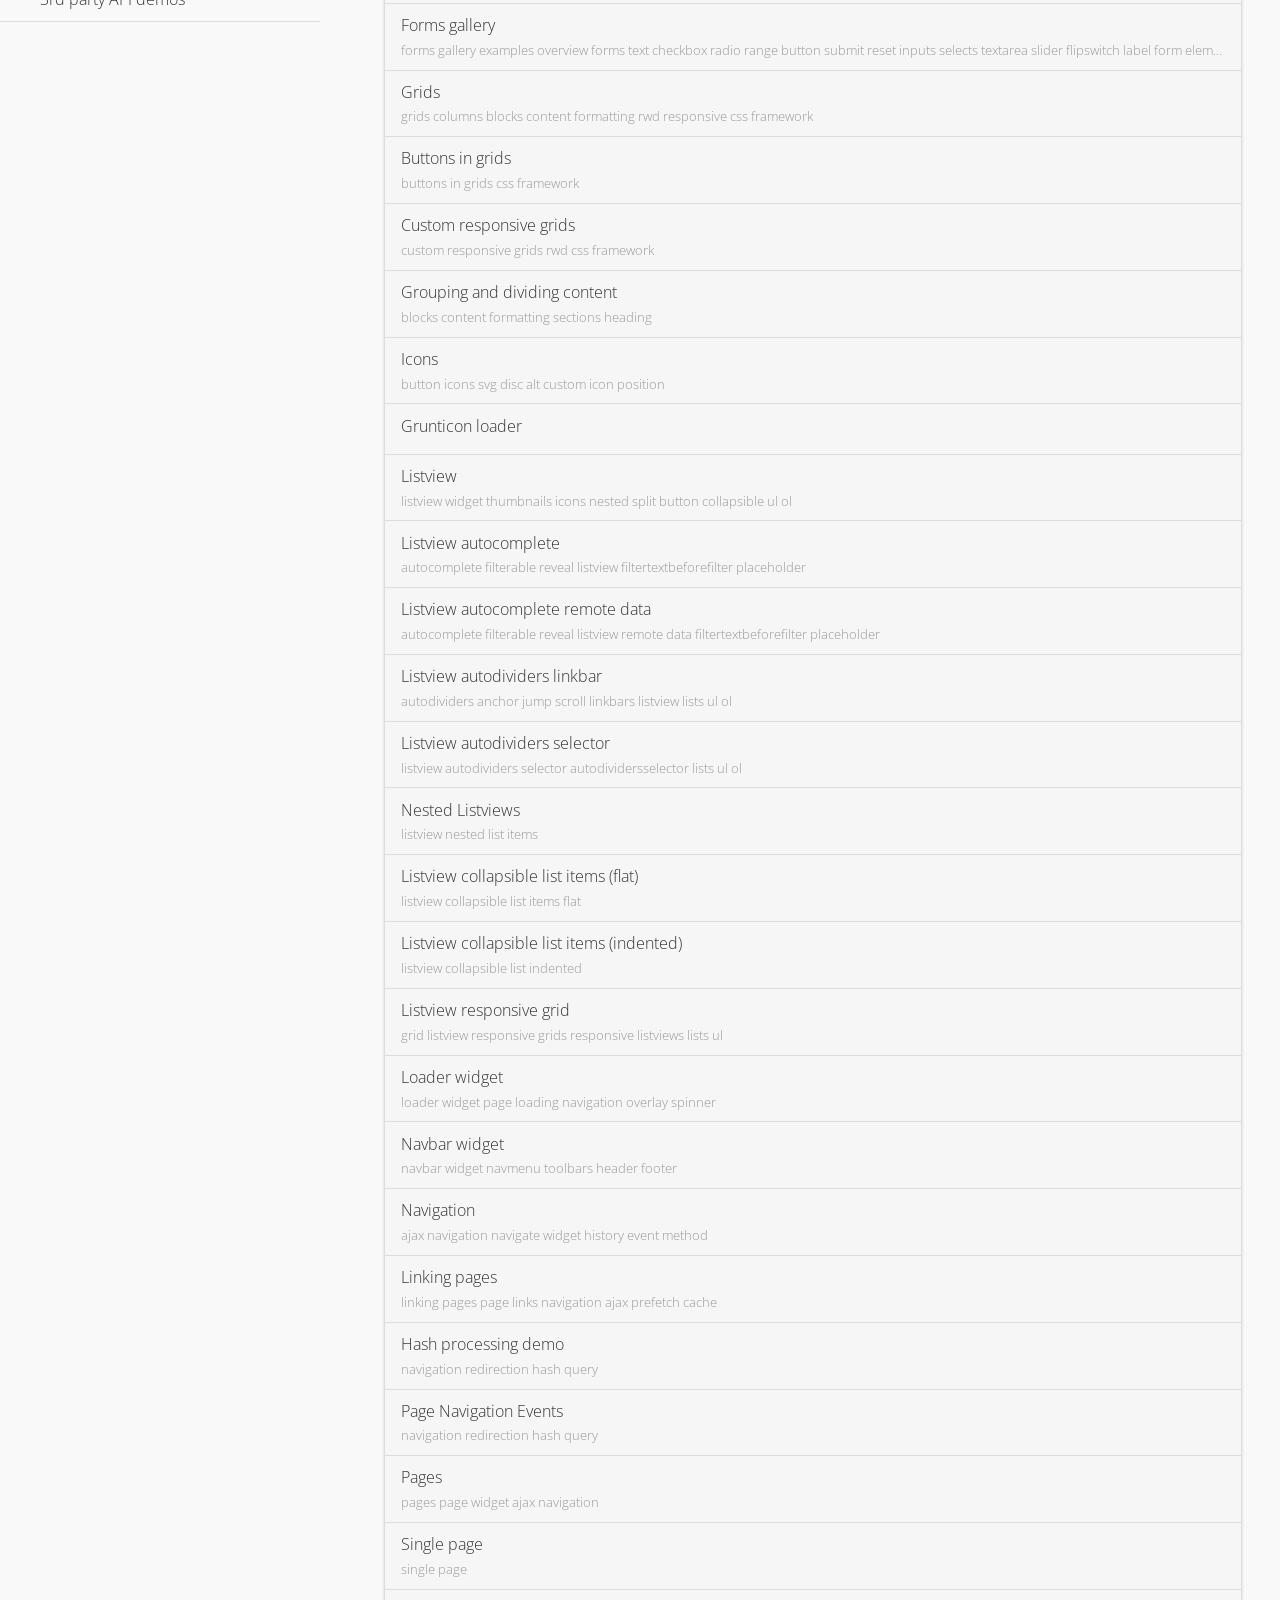
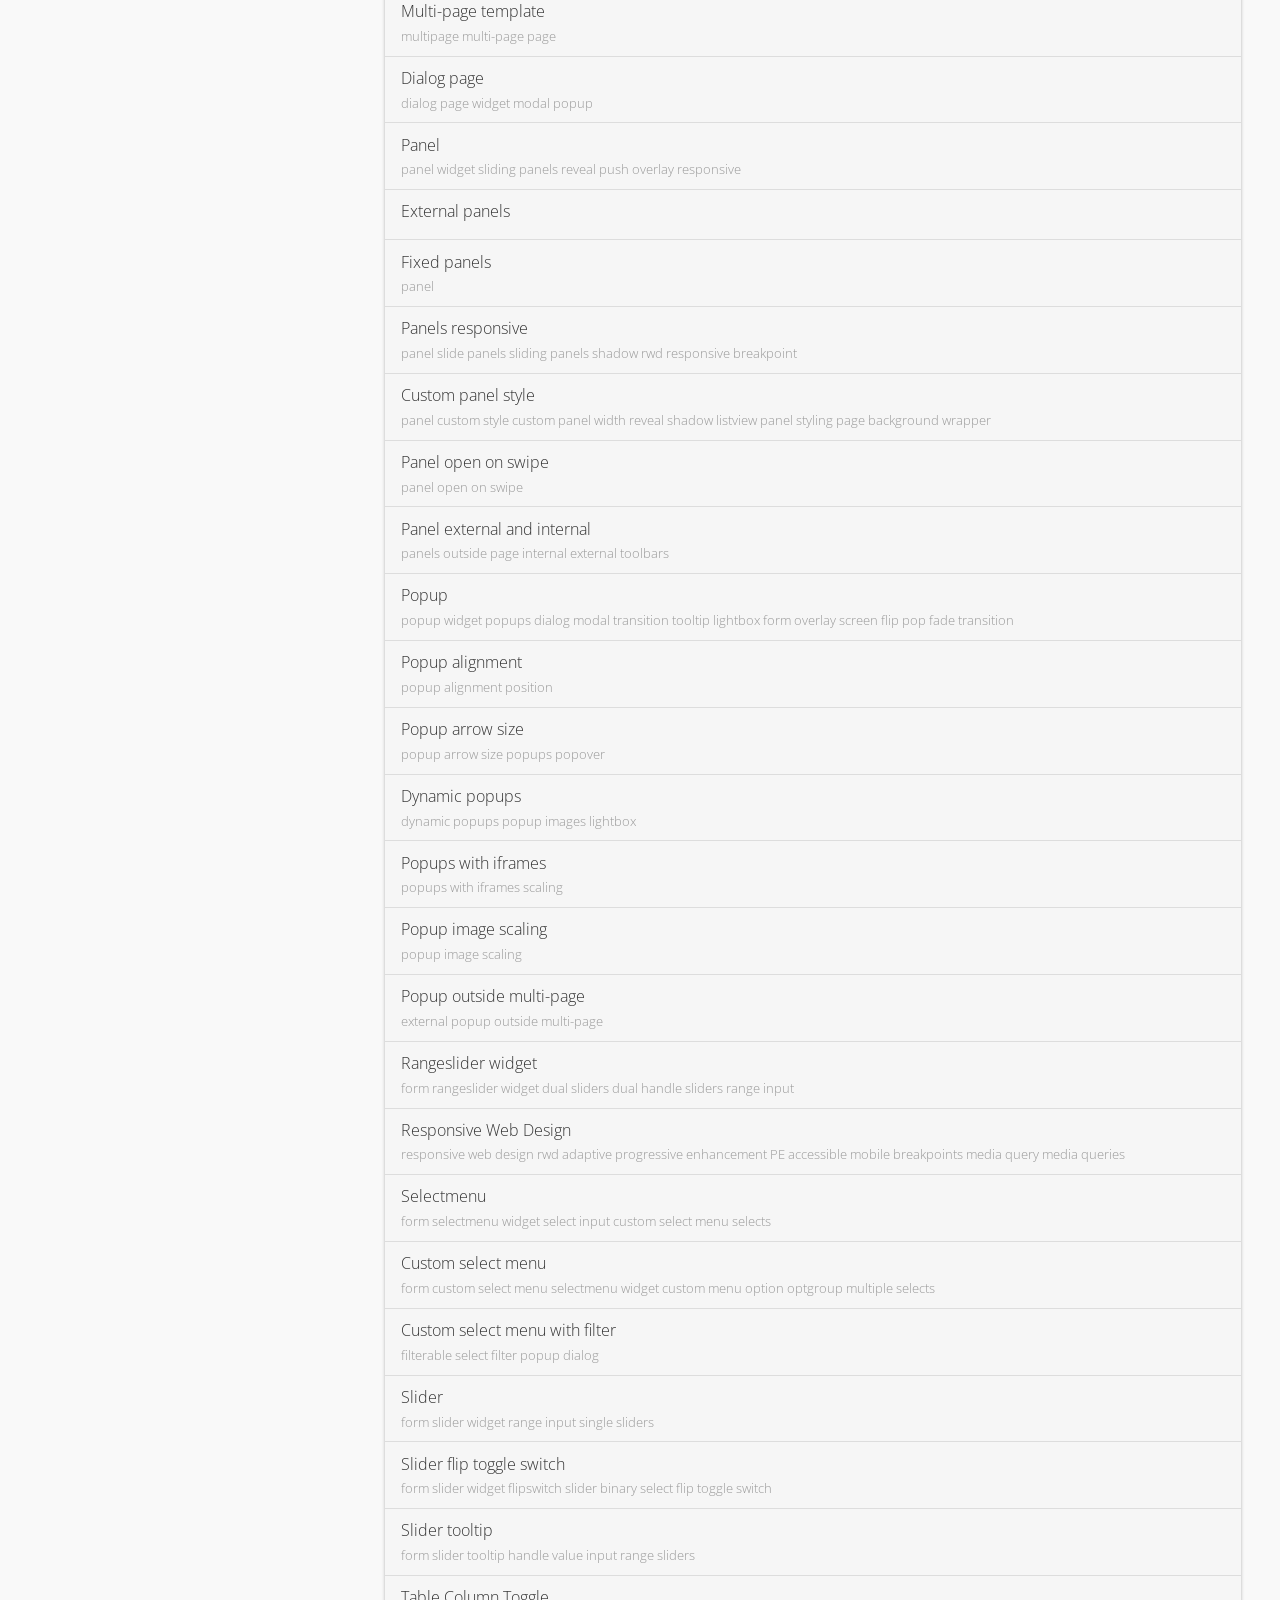
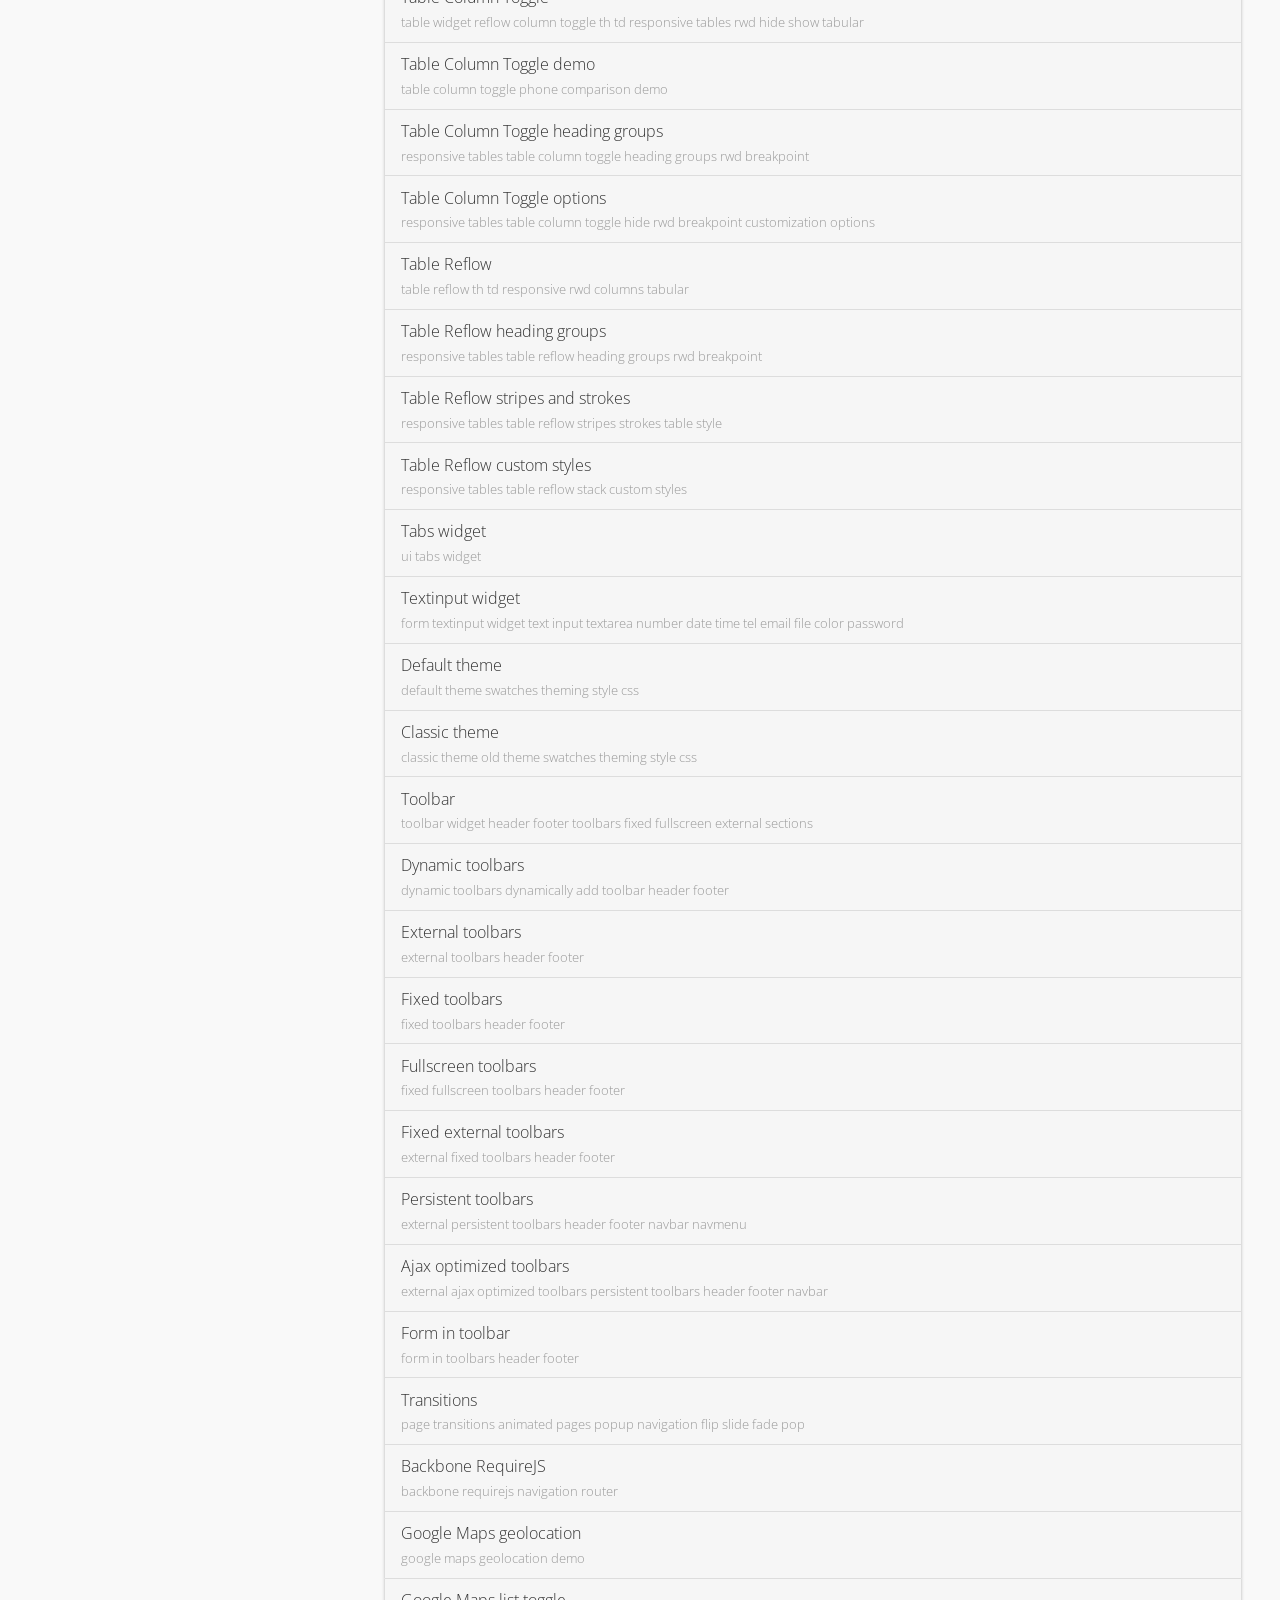
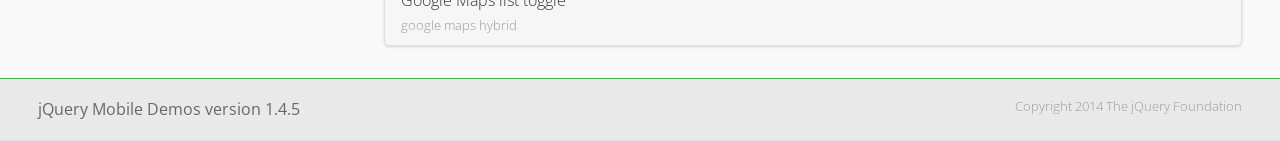
<file: www/js/jquerymobile/1.4.5/demos/_search/index.html>
<!DOCTYPE html>
<html>
<head>
	<meta charset="utf-8">
	<meta name="viewport" content="width=device-width, initial-scale=1">
	<title>jQuery Mobile Demos</title>
	<link rel="stylesheet" href="../css/themes/default/jquery.mobile-1.4.5.min.css">
	<link rel="stylesheet" href="../_assets/css/jqm-demos.css">
	<link rel="shortcut icon" href="../_assets/favicon.ico">
    <link rel="stylesheet" href="http://fonts.googleapis.com/css?family=Open+Sans:300,400,700">
	<script src="../js/jquery.js"></script>
	<script src="../_assets/js/index.js"></script>
	<script src="../js/jquery.mobile-1.4.5.min.js"></script>

</head>
<body>
<div data-role="page" class="jqm-demos jqm-demos-index jqm-demos-search-results">

	<div data-role="header" class="jqm-header">
		<h2><a href="../" title="jQuery Mobile Demos home"><img src="../_assets/img/jquery-logo.png" alt="jQuery Mobile"></a></h2>
		<p><span class="jqm-version"></span> Demos</p>
		<a href="#" class="jqm-navmenu-link ui-btn ui-btn-icon-notext ui-corner-all ui-icon-bars ui-nodisc-icon ui-alt-icon ui-btn-left">Menu</a>
		<a href="#" class="jqm-search-link ui-btn ui-btn-icon-notext ui-corner-all ui-icon-search ui-nodisc-icon ui-alt-icon ui-btn-right">Search</a>
	</div><!-- /header -->

	<div role="main" class="ui-content jqm-content">

		<h1>Search Results</h1>

        <div class="jqm-search-results-wrap">
	        <ul class="jqm-list jqm-search-results-list">
<li data-filtertext="demos homepage" data-icon="home"><a href=".././">Home</a></li>
<li data-filtertext="introduction overview getting started"><a href="../intro/" data-ajax="false">Introduction</a></li>
<li data-filtertext="buttons button markup buttonmarkup method anchor link button element"><a href="../button-markup/" data-ajax="false">Buttons</a></li>
<li data-filtertext="form button widget input button submit reset"><a href="../button/" data-ajax="false">Button widget</a></li>
<li data-role="collapsible" data-enhanced="true" data-collapsed-icon="carat-d" data-expanded-icon="carat-u" data-iconpos="right" data-inset="false" class="ui-collapsible ui-collapsible-themed-content ui-collapsible-collapsed">
	<h3 class="ui-collapsible-heading ui-collapsible-heading-collapsed">
		<a href="#" class="ui-collapsible-heading-toggle ui-btn ui-btn-icon-right ui-btn-inherit ui-icon-carat-d">
		    Checkboxradio widget<span class="ui-collapsible-heading-status"> click to expand contents</span>
		</a>
	</h3>
	<div class="ui-collapsible-content ui-body-inherit ui-collapsible-content-collapsed" aria-hidden="true">
		<ul>
			<li data-filtertext="form checkboxradio widget checkbox input checkboxes controlgroups"><a href="../checkboxradio-checkbox/" data-ajax="false">Checkboxes</a></li>
			<li data-filtertext="form checkboxradio widget radio input radio buttons controlgroups"><a href="../checkboxradio-radio/" data-ajax="false">Radio buttons</a></li>
		</ul>
	</div>
</li>
<li data-role="collapsible" data-enhanced="true" data-collapsed-icon="carat-d" data-expanded-icon="carat-u" data-iconpos="right" data-inset="false" class="ui-collapsible ui-collapsible-themed-content ui-collapsible-collapsed">
	<h3 class="ui-collapsible-heading ui-collapsible-heading-collapsed">
		<a href="#" class="ui-collapsible-heading-toggle ui-btn ui-btn-icon-right ui-btn-inherit ui-icon-carat-d">
			Collapsible (set) widget<span class="ui-collapsible-heading-status"> click to expand contents</span>
		</a>
	</h3>
	<div class="ui-collapsible-content ui-body-inherit ui-collapsible-content-collapsed" aria-hidden="true">
		<ul>
			<li data-filtertext="collapsibles content formatting"><a href="../collapsible/" data-ajax="false">Collapsible</a></li>
			<li data-filtertext="dynamic collapsible set accordion append expand"><a href="../collapsible-dynamic/" data-ajax="false">Dynamic collapsibles</a></li>
			<li data-filtertext="accordions collapsible set widget content formatting grouped collapsibles"><a href="../collapsibleset/" data-ajax="false">Collapsible set</a></li>
		</ul>
	</div>
</li>
<li data-role="collapsible" data-enhanced="true" data-collapsed-icon="carat-d" data-expanded-icon="carat-u" data-iconpos="right" data-inset="false" class="ui-collapsible ui-collapsible-themed-content ui-collapsible-collapsed">
	<h3 class="ui-collapsible-heading ui-collapsible-heading-collapsed">
		<a href="#" class="ui-collapsible-heading-toggle ui-btn ui-btn-icon-right ui-btn-inherit ui-icon-carat-d">
			Controlgroup widget<span class="ui-collapsible-heading-status"> click to expand contents</span>
		</a>
	</h3>
	<div class="ui-collapsible-content ui-body-inherit ui-collapsible-content-collapsed" aria-hidden="true">
		<ul>
			<li data-filtertext="controlgroups selectmenu checkboxradio input grouped buttons horizontal vertical"><a href="../controlgroup/" data-ajax="false">Controlgroup</a></li>
			<li data-filtertext="dynamic controlgroup dynamically add buttons"><a href="../controlgroup-dynamic/" data-ajax="false">Dynamic controlgroups</a></li>
		</ul>
	</div>
</li>
<li data-filtertext="form datepicker widget date input"><a href="../datepicker/" data-ajax="false">Datepicker</a></li>
<li data-role="collapsible" data-enhanced="true" data-collapsed-icon="carat-d" data-expanded-icon="carat-u" data-iconpos="right" data-inset="false" class="ui-collapsible ui-collapsible-themed-content ui-collapsible-collapsed">
	<h3 class="ui-collapsible-heading ui-collapsible-heading-collapsed">
		<a href="#" class="ui-collapsible-heading-toggle ui-btn ui-btn-icon-right ui-btn-inherit ui-icon-carat-d">
			Events<span class="ui-collapsible-heading-status"> click to expand contents</span>
		</a>
	</h3>
	<div class="ui-collapsible-content ui-body-inherit ui-collapsible-content-collapsed" aria-hidden="true">
		<ul>
			<li data-filtertext="swipe to delete list items listviews swipe events"><a href="../swipe-list/" data-ajax="false">Swipe list items</a></li>
			<li data-filtertext="swipe to navigate swipe page navigation swipe events"><a href="../swipe-page/" data-ajax="false">Swipe page navigation</a></li>
		</ul>
	</div>
</li>
<li data-filtertext="filterable filter elements sorting searching listview table"><a href="../filterable/" data-ajax="false">Filterable widget</a></li>
<li data-filtertext="form flipswitch widget flip toggle switch binary select checkbox input"><a href="../flipswitch/" data-ajax="false">Flipswitch widget</a></li>
<li data-role="collapsible" data-enhanced="true" data-collapsed-icon="carat-d" data-expanded-icon="carat-u" data-iconpos="right" data-inset="false" class="ui-collapsible ui-collapsible-themed-content ui-collapsible-collapsed">
	<h3 class="ui-collapsible-heading ui-collapsible-heading-collapsed">
		<a href="#" class="ui-collapsible-heading-toggle ui-btn ui-btn-icon-right ui-btn-inherit ui-icon-carat-d">
			Forms<span class="ui-collapsible-heading-status"> click to expand contents</span>
		</a>
	</h3>
	<div class="ui-collapsible-content ui-body-inherit ui-collapsible-content-collapsed" aria-hidden="true">
		<ul>
			<li data-filtertext="forms text checkbox radio range button submit reset inputs selects textarea slider flipswitch label form elements"><a href="../forms/" data-ajax="false">Forms</a></li>
			<li data-filtertext="form hide labels hidden accessible ui-hidden-accessible forms"><a href="../forms-label-hidden-accessible/" data-ajax="false">Hide labels</a></li>
			<li data-filtertext="form field containers fieldcontain ui-field-contain forms"><a href="../forms-field-contain/" data-ajax="false">Field containers</a></li>
			<li data-filtertext="forms disabled form elements"><a href="../forms-disabled/" data-ajax="false">Forms disabled</a></li>
			<li data-filtertext="forms gallery examples overview forms text checkbox radio range button submit reset inputs selects textarea slider flipswitch label form elements"><a href="../forms-gallery/" data-ajax="false">Forms gallery</a></li>
		</ul>
	</div>
</li>
<li data-role="collapsible" data-enhanced="true" data-collapsed-icon="carat-d" data-expanded-icon="carat-u" data-iconpos="right" data-inset="false" class="ui-collapsible ui-collapsible-themed-content ui-collapsible-collapsed">
	<h3 class="ui-collapsible-heading ui-collapsible-heading-collapsed">
		<a href="#" class="ui-collapsible-heading-toggle ui-btn ui-btn-icon-right ui-btn-inherit ui-icon-carat-d">
			Grids<span class="ui-collapsible-heading-status"> click to expand contents</span>
		</a>
	</h3>
	<div class="ui-collapsible-content ui-body-inherit ui-collapsible-content-collapsed" aria-hidden="true">
		<ul>
			<li data-filtertext="grids columns blocks content formatting rwd responsive css framework"><a href="../grids/" data-ajax="false">Grids</a></li>
			<li data-filtertext="buttons in grids css framework"><a href="../grids-buttons/" data-ajax="false">Buttons in grids</a></li>
			<li data-filtertext="custom responsive grids rwd css framework"><a href="../grids-custom-responsive/" data-ajax="false">Custom responsive grids</a></li>
		</ul>
	</div>
</li>
<li data-filtertext="blocks content formatting sections heading"><a href="../body-bar-classes/" data-ajax="false">Grouping and dividing content</a></li>
<li data-role="collapsible" data-enhanced="true" data-collapsed-icon="carat-d" data-expanded-icon="carat-u" data-iconpos="right" data-inset="false" class="ui-collapsible ui-collapsible-themed-content ui-collapsible-collapsed">
	<h3 class="ui-collapsible-heading ui-collapsible-heading-collapsed">
		<a href="#" class="ui-collapsible-heading-toggle ui-btn ui-btn-icon-right ui-btn-inherit ui-icon-carat-d">
			Icons<span class="ui-collapsible-heading-status"> click to expand contents</span>
		</a>
	</h3>
	<div class="ui-collapsible-content ui-body-inherit ui-collapsible-content-collapsed" aria-hidden="true">
		<ul>
			<li data-filtertext="button icons svg disc alt custom icon position"><a href="../icons/" data-ajax="false">Icons</a></li>
			<li data-filtertext=""><a href="../icons-grunticon/" data-ajax="false">Grunticon loader</a></li>
		</ul>
	</div>
</li>
<li data-role="collapsible" data-enhanced="true" data-collapsed-icon="carat-d" data-expanded-icon="carat-u" data-iconpos="right" data-inset="false" class="ui-collapsible ui-collapsible-themed-content ui-collapsible-collapsed">
	<h3 class="ui-collapsible-heading ui-collapsible-heading-collapsed">
		<a href="#" class="ui-collapsible-heading-toggle ui-btn ui-btn-icon-right ui-btn-inherit ui-icon-carat-d">
			Listview widget<span class="ui-collapsible-heading-status"> click to expand contents</span>
		</a>
	</h3>
	<div class="ui-collapsible-content ui-body-inherit ui-collapsible-content-collapsed" aria-hidden="true">
		<ul>
			<li data-filtertext="listview widget thumbnails icons nested split button collapsible ul ol"><a href="../listview/" data-ajax="false">Listview</a></li>
			<li data-filtertext="autocomplete filterable reveal listview filtertextbeforefilter placeholder"><a href="../listview-autocomplete/" data-ajax="false">Listview autocomplete</a></li>
			<li data-filtertext="autocomplete filterable reveal listview remote data filtertextbeforefilter placeholder"><a href="../listview-autocomplete-remote/" data-ajax="false">Listview autocomplete remote data</a></li>
			<li data-filtertext="autodividers anchor jump scroll linkbars listview lists ul ol"><a href="../listview-autodividers-linkbar/" data-ajax="false">Listview autodividers linkbar</a></li>
			<li data-filtertext="listview autodividers selector autodividersselector lists ul ol"><a href="../listview-autodividers-selector/" data-ajax="false">Listview autodividers selector</a></li>
			<li data-filtertext="listview nested list items"><a href="../listview-nested-lists/" data-ajax="false">Nested Listviews</a></li>
			<li data-filtertext="listview collapsible list items flat"><a href="../listview-collapsible-item-flat/" data-ajax="false">Listview collapsible list items (flat)</a></li>
			<li data-filtertext="listview collapsible list indented"><a href="../listview-collapsible-item-indented/" data-ajax="false">Listview collapsible list items (indented)</a></li>
			<li data-filtertext="grid listview responsive grids responsive listviews lists ul"><a href="../listview-grid/" data-ajax="false">Listview responsive grid</a></li>
		</ul>
	</div>
</li>
<li data-filtertext="loader widget page loading navigation overlay spinner"><a href="../loader/" data-ajax="false">Loader widget</a></li>
<li data-filtertext="navbar widget navmenu toolbars header footer"><a href="../navbar/" data-ajax="false">Navbar widget</a></li>
<li data-role="collapsible" data-enhanced="true" data-collapsed-icon="carat-d" data-expanded-icon="carat-u" data-iconpos="right" data-inset="false" class="ui-collapsible ui-collapsible-themed-content ui-collapsible-collapsed">
	<h3 class="ui-collapsible-heading ui-collapsible-heading-collapsed">
		<a href="#" class="ui-collapsible-heading-toggle ui-btn ui-btn-icon-right ui-btn-inherit ui-icon-carat-d">
			Navigation<span class="ui-collapsible-heading-status"> click to expand contents</span>
		</a>
	</h3>
	<div class="ui-collapsible-content ui-body-inherit ui-collapsible-content-collapsed" aria-hidden="true">
		<ul>
			<li data-filtertext="ajax navigation navigate widget history event method"><a href="../navigation/" data-ajax="false">Navigation</a></li>
			<li data-filtertext="linking pages page links navigation ajax prefetch cache"><a href="../navigation-linking-pages/" data-ajax="false">Linking pages</a></li>
			<!-- <li data-filtertext="php redirect server redirection server-side navigation"><a href="../navigation-php-redirect/" data-ajax="false">PHP redirect demo</a></li>-->
			<li data-filtertext="navigation redirection hash query"><a href="../navigation-hash-processing/" data-ajax="false">Hash processing demo</a></li>
			<li data-filtertext="navigation redirection hash query"><a href="../page-events/" data-ajax="false">Page Navigation Events</a></li>
		</ul>
	</div>
</li>
<li data-role="collapsible" data-enhanced="true" data-collapsed-icon="carat-d" data-expanded-icon="carat-u" data-iconpos="right" data-inset="false" class="ui-collapsible ui-collapsible-themed-content ui-collapsible-collapsed">
	<h3 class="ui-collapsible-heading ui-collapsible-heading-collapsed">
		<a href="#" class="ui-collapsible-heading-toggle ui-btn ui-btn-icon-right ui-btn-inherit ui-icon-carat-d">
			Pages<span class="ui-collapsible-heading-status"> click to expand contents</span>
		</a>
	</h3>
	<div class="ui-collapsible-content ui-body-inherit ui-collapsible-content-collapsed" aria-hidden="true">
		<ul>
			<li data-filtertext="pages page widget ajax navigation"><a href="../pages/" data-ajax="false">Pages</a></li>
			<li data-filtertext="single page"><a href="../pages-single-page/" data-ajax="false">Single page</a></li>
			<li data-filtertext="multipage multi-page page"><a href="../pages-multi-page/" data-ajax="false">Multi-page template</a></li>
			<li data-filtertext="dialog page widget modal popup"><a href="../pages-dialog/" data-ajax="false">Dialog page</a></li>
		</ul>
	</div>
</li>
<li data-role="collapsible" data-enhanced="true" data-collapsed-icon="carat-d" data-expanded-icon="carat-u" data-iconpos="right" data-inset="false" class="ui-collapsible ui-collapsible-themed-content ui-collapsible-collapsed">
	<h3 class="ui-collapsible-heading ui-collapsible-heading-collapsed">
		<a href="#" class="ui-collapsible-heading-toggle ui-btn ui-btn-icon-right ui-btn-inherit ui-icon-carat-d">
			Panel widget<span class="ui-collapsible-heading-status"> click to expand contents</span>
		</a>
	</h3>
	<div class="ui-collapsible-content ui-body-inherit ui-collapsible-content-collapsed" aria-hidden="true">
		<ul>
			<li data-filtertext="panel widget sliding panels reveal push overlay responsive"><a href="../panel/" data-ajax="false">Panel</a></li>
			<li data-filtertext=""><a href="../panel-external/" data-ajax="false">External panels</a></li>
			<li data-filtertext="panel "><a href="../panel-fixed/" data-ajax="false">Fixed panels</a></li>
			<li data-filtertext="panel slide panels sliding panels shadow rwd responsive breakpoint"><a href="../panel-responsive/" data-ajax="false">Panels responsive</a></li>
			<li data-filtertext="panel custom style custom panel width reveal shadow listview panel styling page background wrapper"><a href="../panel-styling/" data-ajax="false">Custom panel style</a></li>
			<li data-filtertext="panel open on swipe"><a href="../panel-swipe-open/" data-ajax="false">Panel open on swipe</a></li>
			<li data-filtertext="panels outside page internal external toolbars"><a href="../panel-external-internal/" data-ajax="false">Panel external and internal</a></li>
		</ul>
	</div>
</li>
<li data-role="collapsible" data-enhanced="true" data-collapsed-icon="carat-d" data-expanded-icon="carat-u" data-iconpos="right" data-inset="false" class="ui-collapsible ui-collapsible-themed-content ui-collapsible-collapsed">
	<h3 class="ui-collapsible-heading ui-collapsible-heading-collapsed">
		<a href="#" class="ui-collapsible-heading-toggle ui-btn ui-btn-icon-right ui-btn-inherit ui-icon-carat-d">
			Popup widget<span class="ui-collapsible-heading-status"> click to expand contents</span>
		</a>
	</h3>
	<div class="ui-collapsible-content ui-body-inherit ui-collapsible-content-collapsed" aria-hidden="true">
		<ul>
			<li data-filtertext="popup widget popups dialog modal transition tooltip lightbox form overlay screen flip pop fade transition"><a href="../popup/" data-ajax="false">Popup</a></li>
			<li data-filtertext="popup alignment position"><a href="../popup-alignment/" data-ajax="false">Popup alignment</a></li>
			<li data-filtertext="popup arrow size popups popover"><a href="../popup-arrow-size/" data-ajax="false">Popup arrow size</a></li>
			<li data-filtertext="dynamic popups popup images lightbox"><a href="../popup-dynamic/" data-ajax="false">Dynamic popups</a></li>
			<li data-filtertext="popups with iframes scaling"><a href="../popup-iframe/" data-ajax="false">Popups with iframes</a></li>
			<li data-filtertext="popup image scaling"><a href="../popup-image-scaling/" data-ajax="false">Popup image scaling</a></li>
			<li data-filtertext="external popup outside multi-page"><a href="../popup-outside-multipage/" data-ajax="false">Popup outside multi-page</a></li>
		</ul>
	</div>
</li>
<li data-filtertext="form rangeslider widget dual sliders dual handle sliders range input"><a href="../rangeslider/" data-ajax="false">Rangeslider widget</a></li>
<li data-filtertext="responsive web design rwd adaptive progressive enhancement PE accessible mobile breakpoints media query media queries"><a href="../rwd/" data-ajax="false">Responsive Web Design</a></li>
<li data-role="collapsible" data-enhanced="true" data-collapsed-icon="carat-d" data-expanded-icon="carat-u" data-iconpos="right" data-inset="false" class="ui-collapsible ui-collapsible-themed-content ui-collapsible-collapsed">
	<h3 class="ui-collapsible-heading ui-collapsible-heading-collapsed">
		<a href="#" class="ui-collapsible-heading-toggle ui-btn ui-btn-icon-right ui-btn-inherit ui-icon-carat-d">
			Selectmenu widget<span class="ui-collapsible-heading-status"> click to expand contents</span>
		</a>
	</h3>
	<div class="ui-collapsible-content ui-body-inherit ui-collapsible-content-collapsed" aria-hidden="true">
		<ul>
			<li data-filtertext="form selectmenu widget select input custom select menu selects"><a href="../selectmenu/" data-ajax="false">Selectmenu</a></li>
			<li data-filtertext="form custom select menu selectmenu widget custom menu option optgroup multiple selects"><a href="../selectmenu-custom/" data-ajax="false">Custom select menu</a></li>
			<li data-filtertext="filterable select filter popup dialog"><a href="../selectmenu-custom-filter/" data-ajax="false">Custom select menu with filter</a></li>
		</ul>
	</div>
</li>
<li data-role="collapsible" data-enhanced="true" data-collapsed-icon="carat-d" data-expanded-icon="carat-u" data-iconpos="right" data-inset="false" class="ui-collapsible ui-collapsible-themed-content ui-collapsible-collapsed">
	<h3 class="ui-collapsible-heading ui-collapsible-heading-collapsed">
		<a href="#" class="ui-collapsible-heading-toggle ui-btn ui-btn-icon-right ui-btn-inherit ui-icon-carat-d">
			Slider widget<span class="ui-collapsible-heading-status"> click to expand contents</span>
		</a>
	</h3>
	<div class="ui-collapsible-content ui-body-inherit ui-collapsible-content-collapsed" aria-hidden="true">
		<ul>
			<li data-filtertext="form slider widget range input single sliders"><a href="../slider/" data-ajax="false">Slider</a></li>
			<li data-filtertext="form slider widget flipswitch slider binary select flip toggle switch"><a href="../slider-flipswitch/" data-ajax="false">Slider flip toggle switch</a></li>
			<li data-filtertext="form slider tooltip handle value input range sliders"><a href="../slider-tooltip/" data-ajax="false">Slider tooltip</a></li>
		</ul>
	</div>
</li>
<li data-role="collapsible" data-enhanced="true" data-collapsed-icon="carat-d" data-expanded-icon="carat-u" data-iconpos="right" data-inset="false" class="ui-collapsible ui-collapsible-themed-content ui-collapsible-collapsed">
	<h3 class="ui-collapsible-heading ui-collapsible-heading-collapsed">
		<a href="#" class="ui-collapsible-heading-toggle ui-btn ui-btn-icon-right ui-btn-inherit ui-icon-carat-d">
			Table widget<span class="ui-collapsible-heading-status"> click to expand contents</span>
		</a>
	</h3>
	<div class="ui-collapsible-content ui-body-inherit ui-collapsible-content-collapsed" aria-hidden="true">
		<ul>
			<li data-filtertext="table widget reflow column toggle th td responsive tables rwd hide show tabular"><a href="../table-column-toggle/" data-ajax="false">Table Column Toggle</a></li>
			<li data-filtertext="table column toggle phone comparison demo"><a href="../table-column-toggle-example/" data-ajax="false">Table Column Toggle demo</a></li>
			<li data-filtertext="responsive tables table column toggle heading groups rwd breakpoint"><a href="../table-column-toggle-heading-groups/" data-ajax="false">Table Column Toggle heading groups</a></li>
			<li data-filtertext="responsive tables table column toggle hide rwd breakpoint customization options"><a href="../table-column-toggle-options/" data-ajax="false">Table Column Toggle options</a></li>
			<li data-filtertext="table reflow th td responsive rwd columns tabular"><a href="../table-reflow/" data-ajax="false">Table Reflow</a></li>
			<li data-filtertext="responsive tables table reflow heading groups rwd breakpoint"><a href="../table-reflow-heading-groups/" data-ajax="false">Table Reflow heading groups</a></li>
			<li data-filtertext="responsive tables table reflow stripes strokes table style"><a href="../table-reflow-stripes-strokes/" data-ajax="false">Table Reflow stripes and strokes</a></li>
			<li data-filtertext="responsive tables table reflow stack custom styles"><a href="../table-reflow-styling/" data-ajax="false">Table Reflow custom styles</a></li>
		</ul>
	</div>
</li>
<li data-filtertext="ui tabs widget"><a href="../tabs/" data-ajax="false">Tabs widget</a></li>
<li data-filtertext="form textinput widget text input textarea number date time tel email file color password"><a href="../textinput/" data-ajax="false">Textinput widget</a></li>
<li data-role="collapsible" data-enhanced="true" data-collapsed-icon="carat-d" data-expanded-icon="carat-u" data-iconpos="right" data-inset="false" class="ui-collapsible ui-collapsible-themed-content ui-collapsible-collapsed">
	<h3 class="ui-collapsible-heading ui-collapsible-heading-collapsed">
		<a href="#" class="ui-collapsible-heading-toggle ui-btn ui-btn-icon-right ui-btn-inherit ui-icon-carat-d">
			Theming<span class="ui-collapsible-heading-status"> click to expand contents</span>
		</a>
	</h3>
	<div class="ui-collapsible-content ui-body-inherit ui-collapsible-content-collapsed" aria-hidden="true">
		<ul>
			<li data-filtertext="default theme swatches theming style css"><a href="../theme-default/" data-ajax="false">Default theme</a></li>
			<li data-filtertext="classic theme old theme swatches theming style css"><a href="../theme-classic/" data-ajax="false">Classic theme</a></li>
		</ul>
	</div>
</li>
<li data-role="collapsible" data-enhanced="true" data-collapsed-icon="carat-d" data-expanded-icon="carat-u" data-iconpos="right" data-inset="false" class="ui-collapsible ui-collapsible-themed-content ui-collapsible-collapsed">
	<h3 class="ui-collapsible-heading ui-collapsible-heading-collapsed">
		<a href="#" class="ui-collapsible-heading-toggle ui-btn ui-btn-icon-right ui-btn-inherit ui-icon-carat-d">
			Toolbar widget<span class="ui-collapsible-heading-status"> click to expand contents</span>
		</a>
	</h3>
	<div class="ui-collapsible-content ui-body-inherit ui-collapsible-content-collapsed" aria-hidden="true">
		<ul>
			<li data-filtertext="toolbar widget header footer toolbars fixed fullscreen external sections"><a href="../toolbar/" data-ajax="false">Toolbar</a></li>
			<li data-filtertext="dynamic toolbars dynamically add toolbar header footer"><a href="../toolbar-dynamic/" data-ajax="false">Dynamic toolbars</a></li>
			<li data-filtertext="external toolbars header footer"><a href="../toolbar-external/" data-ajax="false">External toolbars</a></li>
			<li data-filtertext="fixed toolbars header footer"><a href="../toolbar-fixed/" data-ajax="false">Fixed toolbars</a></li>
			<li data-filtertext="fixed fullscreen toolbars header footer"><a href="../toolbar-fixed-fullscreen/" data-ajax="false">Fullscreen toolbars</a></li>
			<li data-filtertext="external fixed toolbars header footer"><a href="../toolbar-fixed-external/" data-ajax="false">Fixed external toolbars</a></li>
			<li data-filtertext="external persistent toolbars header footer navbar navmenu"><a href="../toolbar-fixed-persistent/" data-ajax="false">Persistent toolbars</a></li>
			<li data-filtertext="external ajax optimized toolbars persistent toolbars header footer navbar"><a href="../toolbar-fixed-persistent-optimized/" data-ajax="false">Ajax optimized toolbars</a></li>
			<li data-filtertext="form in toolbars header footer"><a href="../toolbar-fixed-forms/" data-ajax="false">Form in toolbar</a></li>
		</ul>
	</div>
</li>
<li data-filtertext="page transitions animated pages popup navigation flip slide fade pop"><a href="../transitions/" data-ajax="false">Transitions</a></li>
<li data-role="collapsible" data-enhanced="true" data-collapsed-icon="carat-d" data-expanded-icon="carat-u" data-iconpos="right" data-inset="false" class="ui-collapsible ui-collapsible-themed-content ui-collapsible-collapsed">
	<h3 class="ui-collapsible-heading ui-collapsible-heading-collapsed">
		<a href="#" class="ui-collapsible-heading-toggle ui-btn ui-btn-icon-right ui-btn-inherit ui-icon-carat-d">
			3rd party API demos<span class="ui-collapsible-heading-status"> click to expand contents</span>
		</a>
	</h3>
	<div class="ui-collapsible-content ui-body-inherit ui-collapsible-content-collapsed" aria-hidden="true">
		<ul>
			<li data-filtertext="backbone requirejs navigation router"><a href="../backbone-requirejs/" data-ajax="false">Backbone RequireJS</a></li>
			<li data-filtertext="google maps geolocation demo"><a href="../map-geolocation/" data-ajax="false">Google Maps geolocation</a></li>
			<li data-filtertext="google maps hybrid"><a href="../map-list-toggle/" data-ajax="false">Google Maps list toggle</a></li>
		</ul>
	</div>
</li>



	        </ul>
	    </div>

	</div><!-- /content -->
	    <div data-role="panel" class="jqm-navmenu-panel" data-position="left" data-display="overlay" data-theme="a">
	    	<ul class="jqm-list ui-alt-icon ui-nodisc-icon">
<li data-filtertext="demos homepage" data-icon="home"><a href=".././">Home</a></li>
<li data-filtertext="introduction overview getting started"><a href="../intro/" data-ajax="false">Introduction</a></li>
<li data-filtertext="buttons button markup buttonmarkup method anchor link button element"><a href="../button-markup/" data-ajax="false">Buttons</a></li>
<li data-filtertext="form button widget input button submit reset"><a href="../button/" data-ajax="false">Button widget</a></li>
<li data-role="collapsible" data-enhanced="true" data-collapsed-icon="carat-d" data-expanded-icon="carat-u" data-iconpos="right" data-inset="false" class="ui-collapsible ui-collapsible-themed-content ui-collapsible-collapsed">
	<h3 class="ui-collapsible-heading ui-collapsible-heading-collapsed">
		<a href="#" class="ui-collapsible-heading-toggle ui-btn ui-btn-icon-right ui-btn-inherit ui-icon-carat-d">
		    Checkboxradio widget<span class="ui-collapsible-heading-status"> click to expand contents</span>
		</a>
	</h3>
	<div class="ui-collapsible-content ui-body-inherit ui-collapsible-content-collapsed" aria-hidden="true">
		<ul>
			<li data-filtertext="form checkboxradio widget checkbox input checkboxes controlgroups"><a href="../checkboxradio-checkbox/" data-ajax="false">Checkboxes</a></li>
			<li data-filtertext="form checkboxradio widget radio input radio buttons controlgroups"><a href="../checkboxradio-radio/" data-ajax="false">Radio buttons</a></li>
		</ul>
	</div>
</li>
<li data-role="collapsible" data-enhanced="true" data-collapsed-icon="carat-d" data-expanded-icon="carat-u" data-iconpos="right" data-inset="false" class="ui-collapsible ui-collapsible-themed-content ui-collapsible-collapsed">
	<h3 class="ui-collapsible-heading ui-collapsible-heading-collapsed">
		<a href="#" class="ui-collapsible-heading-toggle ui-btn ui-btn-icon-right ui-btn-inherit ui-icon-carat-d">
			Collapsible (set) widget<span class="ui-collapsible-heading-status"> click to expand contents</span>
		</a>
	</h3>
	<div class="ui-collapsible-content ui-body-inherit ui-collapsible-content-collapsed" aria-hidden="true">
		<ul>
			<li data-filtertext="collapsibles content formatting"><a href="../collapsible/" data-ajax="false">Collapsible</a></li>
			<li data-filtertext="dynamic collapsible set accordion append expand"><a href="../collapsible-dynamic/" data-ajax="false">Dynamic collapsibles</a></li>
			<li data-filtertext="accordions collapsible set widget content formatting grouped collapsibles"><a href="../collapsibleset/" data-ajax="false">Collapsible set</a></li>
		</ul>
	</div>
</li>
<li data-role="collapsible" data-enhanced="true" data-collapsed-icon="carat-d" data-expanded-icon="carat-u" data-iconpos="right" data-inset="false" class="ui-collapsible ui-collapsible-themed-content ui-collapsible-collapsed">
	<h3 class="ui-collapsible-heading ui-collapsible-heading-collapsed">
		<a href="#" class="ui-collapsible-heading-toggle ui-btn ui-btn-icon-right ui-btn-inherit ui-icon-carat-d">
			Controlgroup widget<span class="ui-collapsible-heading-status"> click to expand contents</span>
		</a>
	</h3>
	<div class="ui-collapsible-content ui-body-inherit ui-collapsible-content-collapsed" aria-hidden="true">
		<ul>
			<li data-filtertext="controlgroups selectmenu checkboxradio input grouped buttons horizontal vertical"><a href="../controlgroup/" data-ajax="false">Controlgroup</a></li>
			<li data-filtertext="dynamic controlgroup dynamically add buttons"><a href="../controlgroup-dynamic/" data-ajax="false">Dynamic controlgroups</a></li>
		</ul>
	</div>
</li>
<li data-filtertext="form datepicker widget date input"><a href="../datepicker/" data-ajax="false">Datepicker</a></li>
<li data-role="collapsible" data-enhanced="true" data-collapsed-icon="carat-d" data-expanded-icon="carat-u" data-iconpos="right" data-inset="false" class="ui-collapsible ui-collapsible-themed-content ui-collapsible-collapsed">
	<h3 class="ui-collapsible-heading ui-collapsible-heading-collapsed">
		<a href="#" class="ui-collapsible-heading-toggle ui-btn ui-btn-icon-right ui-btn-inherit ui-icon-carat-d">
			Events<span class="ui-collapsible-heading-status"> click to expand contents</span>
		</a>
	</h3>
	<div class="ui-collapsible-content ui-body-inherit ui-collapsible-content-collapsed" aria-hidden="true">
		<ul>
			<li data-filtertext="swipe to delete list items listviews swipe events"><a href="../swipe-list/" data-ajax="false">Swipe list items</a></li>
			<li data-filtertext="swipe to navigate swipe page navigation swipe events"><a href="../swipe-page/" data-ajax="false">Swipe page navigation</a></li>
		</ul>
	</div>
</li>
<li data-filtertext="filterable filter elements sorting searching listview table"><a href="../filterable/" data-ajax="false">Filterable widget</a></li>
<li data-filtertext="form flipswitch widget flip toggle switch binary select checkbox input"><a href="../flipswitch/" data-ajax="false">Flipswitch widget</a></li>
<li data-role="collapsible" data-enhanced="true" data-collapsed-icon="carat-d" data-expanded-icon="carat-u" data-iconpos="right" data-inset="false" class="ui-collapsible ui-collapsible-themed-content ui-collapsible-collapsed">
	<h3 class="ui-collapsible-heading ui-collapsible-heading-collapsed">
		<a href="#" class="ui-collapsible-heading-toggle ui-btn ui-btn-icon-right ui-btn-inherit ui-icon-carat-d">
			Forms<span class="ui-collapsible-heading-status"> click to expand contents</span>
		</a>
	</h3>
	<div class="ui-collapsible-content ui-body-inherit ui-collapsible-content-collapsed" aria-hidden="true">
		<ul>
			<li data-filtertext="forms text checkbox radio range button submit reset inputs selects textarea slider flipswitch label form elements"><a href="../forms/" data-ajax="false">Forms</a></li>
			<li data-filtertext="form hide labels hidden accessible ui-hidden-accessible forms"><a href="../forms-label-hidden-accessible/" data-ajax="false">Hide labels</a></li>
			<li data-filtertext="form field containers fieldcontain ui-field-contain forms"><a href="../forms-field-contain/" data-ajax="false">Field containers</a></li>
			<li data-filtertext="forms disabled form elements"><a href="../forms-disabled/" data-ajax="false">Forms disabled</a></li>
			<li data-filtertext="forms gallery examples overview forms text checkbox radio range button submit reset inputs selects textarea slider flipswitch label form elements"><a href="../forms-gallery/" data-ajax="false">Forms gallery</a></li>
		</ul>
	</div>
</li>
<li data-role="collapsible" data-enhanced="true" data-collapsed-icon="carat-d" data-expanded-icon="carat-u" data-iconpos="right" data-inset="false" class="ui-collapsible ui-collapsible-themed-content ui-collapsible-collapsed">
	<h3 class="ui-collapsible-heading ui-collapsible-heading-collapsed">
		<a href="#" class="ui-collapsible-heading-toggle ui-btn ui-btn-icon-right ui-btn-inherit ui-icon-carat-d">
			Grids<span class="ui-collapsible-heading-status"> click to expand contents</span>
		</a>
	</h3>
	<div class="ui-collapsible-content ui-body-inherit ui-collapsible-content-collapsed" aria-hidden="true">
		<ul>
			<li data-filtertext="grids columns blocks content formatting rwd responsive css framework"><a href="../grids/" data-ajax="false">Grids</a></li>
			<li data-filtertext="buttons in grids css framework"><a href="../grids-buttons/" data-ajax="false">Buttons in grids</a></li>
			<li data-filtertext="custom responsive grids rwd css framework"><a href="../grids-custom-responsive/" data-ajax="false">Custom responsive grids</a></li>
		</ul>
	</div>
</li>
<li data-filtertext="blocks content formatting sections heading"><a href="../body-bar-classes/" data-ajax="false">Grouping and dividing content</a></li>
<li data-role="collapsible" data-enhanced="true" data-collapsed-icon="carat-d" data-expanded-icon="carat-u" data-iconpos="right" data-inset="false" class="ui-collapsible ui-collapsible-themed-content ui-collapsible-collapsed">
	<h3 class="ui-collapsible-heading ui-collapsible-heading-collapsed">
		<a href="#" class="ui-collapsible-heading-toggle ui-btn ui-btn-icon-right ui-btn-inherit ui-icon-carat-d">
			Icons<span class="ui-collapsible-heading-status"> click to expand contents</span>
		</a>
	</h3>
	<div class="ui-collapsible-content ui-body-inherit ui-collapsible-content-collapsed" aria-hidden="true">
		<ul>
			<li data-filtertext="button icons svg disc alt custom icon position"><a href="../icons/" data-ajax="false">Icons</a></li>
			<li data-filtertext=""><a href="../icons-grunticon/" data-ajax="false">Grunticon loader</a></li>
		</ul>
	</div>
</li>
<li data-role="collapsible" data-enhanced="true" data-collapsed-icon="carat-d" data-expanded-icon="carat-u" data-iconpos="right" data-inset="false" class="ui-collapsible ui-collapsible-themed-content ui-collapsible-collapsed">
	<h3 class="ui-collapsible-heading ui-collapsible-heading-collapsed">
		<a href="#" class="ui-collapsible-heading-toggle ui-btn ui-btn-icon-right ui-btn-inherit ui-icon-carat-d">
			Listview widget<span class="ui-collapsible-heading-status"> click to expand contents</span>
		</a>
	</h3>
	<div class="ui-collapsible-content ui-body-inherit ui-collapsible-content-collapsed" aria-hidden="true">
		<ul>
			<li data-filtertext="listview widget thumbnails icons nested split button collapsible ul ol"><a href="../listview/" data-ajax="false">Listview</a></li>
			<li data-filtertext="autocomplete filterable reveal listview filtertextbeforefilter placeholder"><a href="../listview-autocomplete/" data-ajax="false">Listview autocomplete</a></li>
			<li data-filtertext="autocomplete filterable reveal listview remote data filtertextbeforefilter placeholder"><a href="../listview-autocomplete-remote/" data-ajax="false">Listview autocomplete remote data</a></li>
			<li data-filtertext="autodividers anchor jump scroll linkbars listview lists ul ol"><a href="../listview-autodividers-linkbar/" data-ajax="false">Listview autodividers linkbar</a></li>
			<li data-filtertext="listview autodividers selector autodividersselector lists ul ol"><a href="../listview-autodividers-selector/" data-ajax="false">Listview autodividers selector</a></li>
			<li data-filtertext="listview nested list items"><a href="../listview-nested-lists/" data-ajax="false">Nested Listviews</a></li>
			<li data-filtertext="listview collapsible list items flat"><a href="../listview-collapsible-item-flat/" data-ajax="false">Listview collapsible list items (flat)</a></li>
			<li data-filtertext="listview collapsible list indented"><a href="../listview-collapsible-item-indented/" data-ajax="false">Listview collapsible list items (indented)</a></li>
			<li data-filtertext="grid listview responsive grids responsive listviews lists ul"><a href="../listview-grid/" data-ajax="false">Listview responsive grid</a></li>
		</ul>
	</div>
</li>
<li data-filtertext="loader widget page loading navigation overlay spinner"><a href="../loader/" data-ajax="false">Loader widget</a></li>
<li data-filtertext="navbar widget navmenu toolbars header footer"><a href="../navbar/" data-ajax="false">Navbar widget</a></li>
<li data-role="collapsible" data-enhanced="true" data-collapsed-icon="carat-d" data-expanded-icon="carat-u" data-iconpos="right" data-inset="false" class="ui-collapsible ui-collapsible-themed-content ui-collapsible-collapsed">
	<h3 class="ui-collapsible-heading ui-collapsible-heading-collapsed">
		<a href="#" class="ui-collapsible-heading-toggle ui-btn ui-btn-icon-right ui-btn-inherit ui-icon-carat-d">
			Navigation<span class="ui-collapsible-heading-status"> click to expand contents</span>
		</a>
	</h3>
	<div class="ui-collapsible-content ui-body-inherit ui-collapsible-content-collapsed" aria-hidden="true">
		<ul>
			<li data-filtertext="ajax navigation navigate widget history event method"><a href="../navigation/" data-ajax="false">Navigation</a></li>
			<li data-filtertext="linking pages page links navigation ajax prefetch cache"><a href="../navigation-linking-pages/" data-ajax="false">Linking pages</a></li>
			<!-- <li data-filtertext="php redirect server redirection server-side navigation"><a href="../navigation-php-redirect/" data-ajax="false">PHP redirect demo</a></li>-->
			<li data-filtertext="navigation redirection hash query"><a href="../navigation-hash-processing/" data-ajax="false">Hash processing demo</a></li>
			<li data-filtertext="navigation redirection hash query"><a href="../page-events/" data-ajax="false">Page Navigation Events</a></li>
		</ul>
	</div>
</li>
<li data-role="collapsible" data-enhanced="true" data-collapsed-icon="carat-d" data-expanded-icon="carat-u" data-iconpos="right" data-inset="false" class="ui-collapsible ui-collapsible-themed-content ui-collapsible-collapsed">
	<h3 class="ui-collapsible-heading ui-collapsible-heading-collapsed">
		<a href="#" class="ui-collapsible-heading-toggle ui-btn ui-btn-icon-right ui-btn-inherit ui-icon-carat-d">
			Pages<span class="ui-collapsible-heading-status"> click to expand contents</span>
		</a>
	</h3>
	<div class="ui-collapsible-content ui-body-inherit ui-collapsible-content-collapsed" aria-hidden="true">
		<ul>
			<li data-filtertext="pages page widget ajax navigation"><a href="../pages/" data-ajax="false">Pages</a></li>
			<li data-filtertext="single page"><a href="../pages-single-page/" data-ajax="false">Single page</a></li>
			<li data-filtertext="multipage multi-page page"><a href="../pages-multi-page/" data-ajax="false">Multi-page template</a></li>
			<li data-filtertext="dialog page widget modal popup"><a href="../pages-dialog/" data-ajax="false">Dialog page</a></li>
		</ul>
	</div>
</li>
<li data-role="collapsible" data-enhanced="true" data-collapsed-icon="carat-d" data-expanded-icon="carat-u" data-iconpos="right" data-inset="false" class="ui-collapsible ui-collapsible-themed-content ui-collapsible-collapsed">
	<h3 class="ui-collapsible-heading ui-collapsible-heading-collapsed">
		<a href="#" class="ui-collapsible-heading-toggle ui-btn ui-btn-icon-right ui-btn-inherit ui-icon-carat-d">
			Panel widget<span class="ui-collapsible-heading-status"> click to expand contents</span>
		</a>
	</h3>
	<div class="ui-collapsible-content ui-body-inherit ui-collapsible-content-collapsed" aria-hidden="true">
		<ul>
			<li data-filtertext="panel widget sliding panels reveal push overlay responsive"><a href="../panel/" data-ajax="false">Panel</a></li>
			<li data-filtertext=""><a href="../panel-external/" data-ajax="false">External panels</a></li>
			<li data-filtertext="panel "><a href="../panel-fixed/" data-ajax="false">Fixed panels</a></li>
			<li data-filtertext="panel slide panels sliding panels shadow rwd responsive breakpoint"><a href="../panel-responsive/" data-ajax="false">Panels responsive</a></li>
			<li data-filtertext="panel custom style custom panel width reveal shadow listview panel styling page background wrapper"><a href="../panel-styling/" data-ajax="false">Custom panel style</a></li>
			<li data-filtertext="panel open on swipe"><a href="../panel-swipe-open/" data-ajax="false">Panel open on swipe</a></li>
			<li data-filtertext="panels outside page internal external toolbars"><a href="../panel-external-internal/" data-ajax="false">Panel external and internal</a></li>
		</ul>
	</div>
</li>
<li data-role="collapsible" data-enhanced="true" data-collapsed-icon="carat-d" data-expanded-icon="carat-u" data-iconpos="right" data-inset="false" class="ui-collapsible ui-collapsible-themed-content ui-collapsible-collapsed">
	<h3 class="ui-collapsible-heading ui-collapsible-heading-collapsed">
		<a href="#" class="ui-collapsible-heading-toggle ui-btn ui-btn-icon-right ui-btn-inherit ui-icon-carat-d">
			Popup widget<span class="ui-collapsible-heading-status"> click to expand contents</span>
		</a>
	</h3>
	<div class="ui-collapsible-content ui-body-inherit ui-collapsible-content-collapsed" aria-hidden="true">
		<ul>
			<li data-filtertext="popup widget popups dialog modal transition tooltip lightbox form overlay screen flip pop fade transition"><a href="../popup/" data-ajax="false">Popup</a></li>
			<li data-filtertext="popup alignment position"><a href="../popup-alignment/" data-ajax="false">Popup alignment</a></li>
			<li data-filtertext="popup arrow size popups popover"><a href="../popup-arrow-size/" data-ajax="false">Popup arrow size</a></li>
			<li data-filtertext="dynamic popups popup images lightbox"><a href="../popup-dynamic/" data-ajax="false">Dynamic popups</a></li>
			<li data-filtertext="popups with iframes scaling"><a href="../popup-iframe/" data-ajax="false">Popups with iframes</a></li>
			<li data-filtertext="popup image scaling"><a href="../popup-image-scaling/" data-ajax="false">Popup image scaling</a></li>
			<li data-filtertext="external popup outside multi-page"><a href="../popup-outside-multipage/" data-ajax="false">Popup outside multi-page</a></li>
		</ul>
	</div>
</li>
<li data-filtertext="form rangeslider widget dual sliders dual handle sliders range input"><a href="../rangeslider/" data-ajax="false">Rangeslider widget</a></li>
<li data-filtertext="responsive web design rwd adaptive progressive enhancement PE accessible mobile breakpoints media query media queries"><a href="../rwd/" data-ajax="false">Responsive Web Design</a></li>
<li data-role="collapsible" data-enhanced="true" data-collapsed-icon="carat-d" data-expanded-icon="carat-u" data-iconpos="right" data-inset="false" class="ui-collapsible ui-collapsible-themed-content ui-collapsible-collapsed">
	<h3 class="ui-collapsible-heading ui-collapsible-heading-collapsed">
		<a href="#" class="ui-collapsible-heading-toggle ui-btn ui-btn-icon-right ui-btn-inherit ui-icon-carat-d">
			Selectmenu widget<span class="ui-collapsible-heading-status"> click to expand contents</span>
		</a>
	</h3>
	<div class="ui-collapsible-content ui-body-inherit ui-collapsible-content-collapsed" aria-hidden="true">
		<ul>
			<li data-filtertext="form selectmenu widget select input custom select menu selects"><a href="../selectmenu/" data-ajax="false">Selectmenu</a></li>
			<li data-filtertext="form custom select menu selectmenu widget custom menu option optgroup multiple selects"><a href="../selectmenu-custom/" data-ajax="false">Custom select menu</a></li>
			<li data-filtertext="filterable select filter popup dialog"><a href="../selectmenu-custom-filter/" data-ajax="false">Custom select menu with filter</a></li>
		</ul>
	</div>
</li>
<li data-role="collapsible" data-enhanced="true" data-collapsed-icon="carat-d" data-expanded-icon="carat-u" data-iconpos="right" data-inset="false" class="ui-collapsible ui-collapsible-themed-content ui-collapsible-collapsed">
	<h3 class="ui-collapsible-heading ui-collapsible-heading-collapsed">
		<a href="#" class="ui-collapsible-heading-toggle ui-btn ui-btn-icon-right ui-btn-inherit ui-icon-carat-d">
			Slider widget<span class="ui-collapsible-heading-status"> click to expand contents</span>
		</a>
	</h3>
	<div class="ui-collapsible-content ui-body-inherit ui-collapsible-content-collapsed" aria-hidden="true">
		<ul>
			<li data-filtertext="form slider widget range input single sliders"><a href="../slider/" data-ajax="false">Slider</a></li>
			<li data-filtertext="form slider widget flipswitch slider binary select flip toggle switch"><a href="../slider-flipswitch/" data-ajax="false">Slider flip toggle switch</a></li>
			<li data-filtertext="form slider tooltip handle value input range sliders"><a href="../slider-tooltip/" data-ajax="false">Slider tooltip</a></li>
		</ul>
	</div>
</li>
<li data-role="collapsible" data-enhanced="true" data-collapsed-icon="carat-d" data-expanded-icon="carat-u" data-iconpos="right" data-inset="false" class="ui-collapsible ui-collapsible-themed-content ui-collapsible-collapsed">
	<h3 class="ui-collapsible-heading ui-collapsible-heading-collapsed">
		<a href="#" class="ui-collapsible-heading-toggle ui-btn ui-btn-icon-right ui-btn-inherit ui-icon-carat-d">
			Table widget<span class="ui-collapsible-heading-status"> click to expand contents</span>
		</a>
	</h3>
	<div class="ui-collapsible-content ui-body-inherit ui-collapsible-content-collapsed" aria-hidden="true">
		<ul>
			<li data-filtertext="table widget reflow column toggle th td responsive tables rwd hide show tabular"><a href="../table-column-toggle/" data-ajax="false">Table Column Toggle</a></li>
			<li data-filtertext="table column toggle phone comparison demo"><a href="../table-column-toggle-example/" data-ajax="false">Table Column Toggle demo</a></li>
			<li data-filtertext="responsive tables table column toggle heading groups rwd breakpoint"><a href="../table-column-toggle-heading-groups/" data-ajax="false">Table Column Toggle heading groups</a></li>
			<li data-filtertext="responsive tables table column toggle hide rwd breakpoint customization options"><a href="../table-column-toggle-options/" data-ajax="false">Table Column Toggle options</a></li>
			<li data-filtertext="table reflow th td responsive rwd columns tabular"><a href="../table-reflow/" data-ajax="false">Table Reflow</a></li>
			<li data-filtertext="responsive tables table reflow heading groups rwd breakpoint"><a href="../table-reflow-heading-groups/" data-ajax="false">Table Reflow heading groups</a></li>
			<li data-filtertext="responsive tables table reflow stripes strokes table style"><a href="../table-reflow-stripes-strokes/" data-ajax="false">Table Reflow stripes and strokes</a></li>
			<li data-filtertext="responsive tables table reflow stack custom styles"><a href="../table-reflow-styling/" data-ajax="false">Table Reflow custom styles</a></li>
		</ul>
	</div>
</li>
<li data-filtertext="ui tabs widget"><a href="../tabs/" data-ajax="false">Tabs widget</a></li>
<li data-filtertext="form textinput widget text input textarea number date time tel email file color password"><a href="../textinput/" data-ajax="false">Textinput widget</a></li>
<li data-role="collapsible" data-enhanced="true" data-collapsed-icon="carat-d" data-expanded-icon="carat-u" data-iconpos="right" data-inset="false" class="ui-collapsible ui-collapsible-themed-content ui-collapsible-collapsed">
	<h3 class="ui-collapsible-heading ui-collapsible-heading-collapsed">
		<a href="#" class="ui-collapsible-heading-toggle ui-btn ui-btn-icon-right ui-btn-inherit ui-icon-carat-d">
			Theming<span class="ui-collapsible-heading-status"> click to expand contents</span>
		</a>
	</h3>
	<div class="ui-collapsible-content ui-body-inherit ui-collapsible-content-collapsed" aria-hidden="true">
		<ul>
			<li data-filtertext="default theme swatches theming style css"><a href="../theme-default/" data-ajax="false">Default theme</a></li>
			<li data-filtertext="classic theme old theme swatches theming style css"><a href="../theme-classic/" data-ajax="false">Classic theme</a></li>
		</ul>
	</div>
</li>
<li data-role="collapsible" data-enhanced="true" data-collapsed-icon="carat-d" data-expanded-icon="carat-u" data-iconpos="right" data-inset="false" class="ui-collapsible ui-collapsible-themed-content ui-collapsible-collapsed">
	<h3 class="ui-collapsible-heading ui-collapsible-heading-collapsed">
		<a href="#" class="ui-collapsible-heading-toggle ui-btn ui-btn-icon-right ui-btn-inherit ui-icon-carat-d">
			Toolbar widget<span class="ui-collapsible-heading-status"> click to expand contents</span>
		</a>
	</h3>
	<div class="ui-collapsible-content ui-body-inherit ui-collapsible-content-collapsed" aria-hidden="true">
		<ul>
			<li data-filtertext="toolbar widget header footer toolbars fixed fullscreen external sections"><a href="../toolbar/" data-ajax="false">Toolbar</a></li>
			<li data-filtertext="dynamic toolbars dynamically add toolbar header footer"><a href="../toolbar-dynamic/" data-ajax="false">Dynamic toolbars</a></li>
			<li data-filtertext="external toolbars header footer"><a href="../toolbar-external/" data-ajax="false">External toolbars</a></li>
			<li data-filtertext="fixed toolbars header footer"><a href="../toolbar-fixed/" data-ajax="false">Fixed toolbars</a></li>
			<li data-filtertext="fixed fullscreen toolbars header footer"><a href="../toolbar-fixed-fullscreen/" data-ajax="false">Fullscreen toolbars</a></li>
			<li data-filtertext="external fixed toolbars header footer"><a href="../toolbar-fixed-external/" data-ajax="false">Fixed external toolbars</a></li>
			<li data-filtertext="external persistent toolbars header footer navbar navmenu"><a href="../toolbar-fixed-persistent/" data-ajax="false">Persistent toolbars</a></li>
			<li data-filtertext="external ajax optimized toolbars persistent toolbars header footer navbar"><a href="../toolbar-fixed-persistent-optimized/" data-ajax="false">Ajax optimized toolbars</a></li>
			<li data-filtertext="form in toolbars header footer"><a href="../toolbar-fixed-forms/" data-ajax="false">Form in toolbar</a></li>
		</ul>
	</div>
</li>
<li data-filtertext="page transitions animated pages popup navigation flip slide fade pop"><a href="../transitions/" data-ajax="false">Transitions</a></li>
<li data-role="collapsible" data-enhanced="true" data-collapsed-icon="carat-d" data-expanded-icon="carat-u" data-iconpos="right" data-inset="false" class="ui-collapsible ui-collapsible-themed-content ui-collapsible-collapsed">
	<h3 class="ui-collapsible-heading ui-collapsible-heading-collapsed">
		<a href="#" class="ui-collapsible-heading-toggle ui-btn ui-btn-icon-right ui-btn-inherit ui-icon-carat-d">
			3rd party API demos<span class="ui-collapsible-heading-status"> click to expand contents</span>
		</a>
	</h3>
	<div class="ui-collapsible-content ui-body-inherit ui-collapsible-content-collapsed" aria-hidden="true">
		<ul>
			<li data-filtertext="backbone requirejs navigation router"><a href="../backbone-requirejs/" data-ajax="false">Backbone RequireJS</a></li>
			<li data-filtertext="google maps geolocation demo"><a href="../map-geolocation/" data-ajax="false">Google Maps geolocation</a></li>
			<li data-filtertext="google maps hybrid"><a href="../map-list-toggle/" data-ajax="false">Google Maps list toggle</a></li>
		</ul>
	</div>
</li>



		     </ul>
		</div><!-- /panel -->


	<div data-role="footer" data-position="fixed" data-tap-toggle="false" class="jqm-footer">
		<p>jQuery Mobile Demos version <span class="jqm-version"></span></p>
		<p>Copyright 2014 The jQuery Foundation</p>
	</div><!-- /footer -->
	<!-- TODO: This should become an external panel so we can add input to markup (unique ID) -->
    <div data-role="panel" class="jqm-search-panel" data-position="right" data-display="overlay" data-theme="a">
		<div class="jqm-search">
			<ul class="jqm-list" data-filter-placeholder="Search demos..." data-filter-reveal="true">
<li data-filtertext="demos homepage" data-icon="home"><a href=".././">Home</a></li>
<li data-filtertext="introduction overview getting started"><a href="../intro/" data-ajax="false">Introduction</a></li>
<li data-filtertext="buttons button markup buttonmarkup method anchor link button element"><a href="../button-markup/" data-ajax="false">Buttons</a></li>
<li data-filtertext="form button widget input button submit reset"><a href="../button/" data-ajax="false">Button widget</a></li>
<li data-role="collapsible" data-enhanced="true" data-collapsed-icon="carat-d" data-expanded-icon="carat-u" data-iconpos="right" data-inset="false" class="ui-collapsible ui-collapsible-themed-content ui-collapsible-collapsed">
	<h3 class="ui-collapsible-heading ui-collapsible-heading-collapsed">
		<a href="#" class="ui-collapsible-heading-toggle ui-btn ui-btn-icon-right ui-btn-inherit ui-icon-carat-d">
		    Checkboxradio widget<span class="ui-collapsible-heading-status"> click to expand contents</span>
		</a>
	</h3>
	<div class="ui-collapsible-content ui-body-inherit ui-collapsible-content-collapsed" aria-hidden="true">
		<ul>
			<li data-filtertext="form checkboxradio widget checkbox input checkboxes controlgroups"><a href="../checkboxradio-checkbox/" data-ajax="false">Checkboxes</a></li>
			<li data-filtertext="form checkboxradio widget radio input radio buttons controlgroups"><a href="../checkboxradio-radio/" data-ajax="false">Radio buttons</a></li>
		</ul>
	</div>
</li>
<li data-role="collapsible" data-enhanced="true" data-collapsed-icon="carat-d" data-expanded-icon="carat-u" data-iconpos="right" data-inset="false" class="ui-collapsible ui-collapsible-themed-content ui-collapsible-collapsed">
	<h3 class="ui-collapsible-heading ui-collapsible-heading-collapsed">
		<a href="#" class="ui-collapsible-heading-toggle ui-btn ui-btn-icon-right ui-btn-inherit ui-icon-carat-d">
			Collapsible (set) widget<span class="ui-collapsible-heading-status"> click to expand contents</span>
		</a>
	</h3>
	<div class="ui-collapsible-content ui-body-inherit ui-collapsible-content-collapsed" aria-hidden="true">
		<ul>
			<li data-filtertext="collapsibles content formatting"><a href="../collapsible/" data-ajax="false">Collapsible</a></li>
			<li data-filtertext="dynamic collapsible set accordion append expand"><a href="../collapsible-dynamic/" data-ajax="false">Dynamic collapsibles</a></li>
			<li data-filtertext="accordions collapsible set widget content formatting grouped collapsibles"><a href="../collapsibleset/" data-ajax="false">Collapsible set</a></li>
		</ul>
	</div>
</li>
<li data-role="collapsible" data-enhanced="true" data-collapsed-icon="carat-d" data-expanded-icon="carat-u" data-iconpos="right" data-inset="false" class="ui-collapsible ui-collapsible-themed-content ui-collapsible-collapsed">
	<h3 class="ui-collapsible-heading ui-collapsible-heading-collapsed">
		<a href="#" class="ui-collapsible-heading-toggle ui-btn ui-btn-icon-right ui-btn-inherit ui-icon-carat-d">
			Controlgroup widget<span class="ui-collapsible-heading-status"> click to expand contents</span>
		</a>
	</h3>
	<div class="ui-collapsible-content ui-body-inherit ui-collapsible-content-collapsed" aria-hidden="true">
		<ul>
			<li data-filtertext="controlgroups selectmenu checkboxradio input grouped buttons horizontal vertical"><a href="../controlgroup/" data-ajax="false">Controlgroup</a></li>
			<li data-filtertext="dynamic controlgroup dynamically add buttons"><a href="../controlgroup-dynamic/" data-ajax="false">Dynamic controlgroups</a></li>
		</ul>
	</div>
</li>
<li data-filtertext="form datepicker widget date input"><a href="../datepicker/" data-ajax="false">Datepicker</a></li>
<li data-role="collapsible" data-enhanced="true" data-collapsed-icon="carat-d" data-expanded-icon="carat-u" data-iconpos="right" data-inset="false" class="ui-collapsible ui-collapsible-themed-content ui-collapsible-collapsed">
	<h3 class="ui-collapsible-heading ui-collapsible-heading-collapsed">
		<a href="#" class="ui-collapsible-heading-toggle ui-btn ui-btn-icon-right ui-btn-inherit ui-icon-carat-d">
			Events<span class="ui-collapsible-heading-status"> click to expand contents</span>
		</a>
	</h3>
	<div class="ui-collapsible-content ui-body-inherit ui-collapsible-content-collapsed" aria-hidden="true">
		<ul>
			<li data-filtertext="swipe to delete list items listviews swipe events"><a href="../swipe-list/" data-ajax="false">Swipe list items</a></li>
			<li data-filtertext="swipe to navigate swipe page navigation swipe events"><a href="../swipe-page/" data-ajax="false">Swipe page navigation</a></li>
		</ul>
	</div>
</li>
<li data-filtertext="filterable filter elements sorting searching listview table"><a href="../filterable/" data-ajax="false">Filterable widget</a></li>
<li data-filtertext="form flipswitch widget flip toggle switch binary select checkbox input"><a href="../flipswitch/" data-ajax="false">Flipswitch widget</a></li>
<li data-role="collapsible" data-enhanced="true" data-collapsed-icon="carat-d" data-expanded-icon="carat-u" data-iconpos="right" data-inset="false" class="ui-collapsible ui-collapsible-themed-content ui-collapsible-collapsed">
	<h3 class="ui-collapsible-heading ui-collapsible-heading-collapsed">
		<a href="#" class="ui-collapsible-heading-toggle ui-btn ui-btn-icon-right ui-btn-inherit ui-icon-carat-d">
			Forms<span class="ui-collapsible-heading-status"> click to expand contents</span>
		</a>
	</h3>
	<div class="ui-collapsible-content ui-body-inherit ui-collapsible-content-collapsed" aria-hidden="true">
		<ul>
			<li data-filtertext="forms text checkbox radio range button submit reset inputs selects textarea slider flipswitch label form elements"><a href="../forms/" data-ajax="false">Forms</a></li>
			<li data-filtertext="form hide labels hidden accessible ui-hidden-accessible forms"><a href="../forms-label-hidden-accessible/" data-ajax="false">Hide labels</a></li>
			<li data-filtertext="form field containers fieldcontain ui-field-contain forms"><a href="../forms-field-contain/" data-ajax="false">Field containers</a></li>
			<li data-filtertext="forms disabled form elements"><a href="../forms-disabled/" data-ajax="false">Forms disabled</a></li>
			<li data-filtertext="forms gallery examples overview forms text checkbox radio range button submit reset inputs selects textarea slider flipswitch label form elements"><a href="../forms-gallery/" data-ajax="false">Forms gallery</a></li>
		</ul>
	</div>
</li>
<li data-role="collapsible" data-enhanced="true" data-collapsed-icon="carat-d" data-expanded-icon="carat-u" data-iconpos="right" data-inset="false" class="ui-collapsible ui-collapsible-themed-content ui-collapsible-collapsed">
	<h3 class="ui-collapsible-heading ui-collapsible-heading-collapsed">
		<a href="#" class="ui-collapsible-heading-toggle ui-btn ui-btn-icon-right ui-btn-inherit ui-icon-carat-d">
			Grids<span class="ui-collapsible-heading-status"> click to expand contents</span>
		</a>
	</h3>
	<div class="ui-collapsible-content ui-body-inherit ui-collapsible-content-collapsed" aria-hidden="true">
		<ul>
			<li data-filtertext="grids columns blocks content formatting rwd responsive css framework"><a href="../grids/" data-ajax="false">Grids</a></li>
			<li data-filtertext="buttons in grids css framework"><a href="../grids-buttons/" data-ajax="false">Buttons in grids</a></li>
			<li data-filtertext="custom responsive grids rwd css framework"><a href="../grids-custom-responsive/" data-ajax="false">Custom responsive grids</a></li>
		</ul>
	</div>
</li>
<li data-filtertext="blocks content formatting sections heading"><a href="../body-bar-classes/" data-ajax="false">Grouping and dividing content</a></li>
<li data-role="collapsible" data-enhanced="true" data-collapsed-icon="carat-d" data-expanded-icon="carat-u" data-iconpos="right" data-inset="false" class="ui-collapsible ui-collapsible-themed-content ui-collapsible-collapsed">
	<h3 class="ui-collapsible-heading ui-collapsible-heading-collapsed">
		<a href="#" class="ui-collapsible-heading-toggle ui-btn ui-btn-icon-right ui-btn-inherit ui-icon-carat-d">
			Icons<span class="ui-collapsible-heading-status"> click to expand contents</span>
		</a>
	</h3>
	<div class="ui-collapsible-content ui-body-inherit ui-collapsible-content-collapsed" aria-hidden="true">
		<ul>
			<li data-filtertext="button icons svg disc alt custom icon position"><a href="../icons/" data-ajax="false">Icons</a></li>
			<li data-filtertext=""><a href="../icons-grunticon/" data-ajax="false">Grunticon loader</a></li>
		</ul>
	</div>
</li>
<li data-role="collapsible" data-enhanced="true" data-collapsed-icon="carat-d" data-expanded-icon="carat-u" data-iconpos="right" data-inset="false" class="ui-collapsible ui-collapsible-themed-content ui-collapsible-collapsed">
	<h3 class="ui-collapsible-heading ui-collapsible-heading-collapsed">
		<a href="#" class="ui-collapsible-heading-toggle ui-btn ui-btn-icon-right ui-btn-inherit ui-icon-carat-d">
			Listview widget<span class="ui-collapsible-heading-status"> click to expand contents</span>
		</a>
	</h3>
	<div class="ui-collapsible-content ui-body-inherit ui-collapsible-content-collapsed" aria-hidden="true">
		<ul>
			<li data-filtertext="listview widget thumbnails icons nested split button collapsible ul ol"><a href="../listview/" data-ajax="false">Listview</a></li>
			<li data-filtertext="autocomplete filterable reveal listview filtertextbeforefilter placeholder"><a href="../listview-autocomplete/" data-ajax="false">Listview autocomplete</a></li>
			<li data-filtertext="autocomplete filterable reveal listview remote data filtertextbeforefilter placeholder"><a href="../listview-autocomplete-remote/" data-ajax="false">Listview autocomplete remote data</a></li>
			<li data-filtertext="autodividers anchor jump scroll linkbars listview lists ul ol"><a href="../listview-autodividers-linkbar/" data-ajax="false">Listview autodividers linkbar</a></li>
			<li data-filtertext="listview autodividers selector autodividersselector lists ul ol"><a href="../listview-autodividers-selector/" data-ajax="false">Listview autodividers selector</a></li>
			<li data-filtertext="listview nested list items"><a href="../listview-nested-lists/" data-ajax="false">Nested Listviews</a></li>
			<li data-filtertext="listview collapsible list items flat"><a href="../listview-collapsible-item-flat/" data-ajax="false">Listview collapsible list items (flat)</a></li>
			<li data-filtertext="listview collapsible list indented"><a href="../listview-collapsible-item-indented/" data-ajax="false">Listview collapsible list items (indented)</a></li>
			<li data-filtertext="grid listview responsive grids responsive listviews lists ul"><a href="../listview-grid/" data-ajax="false">Listview responsive grid</a></li>
		</ul>
	</div>
</li>
<li data-filtertext="loader widget page loading navigation overlay spinner"><a href="../loader/" data-ajax="false">Loader widget</a></li>
<li data-filtertext="navbar widget navmenu toolbars header footer"><a href="../navbar/" data-ajax="false">Navbar widget</a></li>
<li data-role="collapsible" data-enhanced="true" data-collapsed-icon="carat-d" data-expanded-icon="carat-u" data-iconpos="right" data-inset="false" class="ui-collapsible ui-collapsible-themed-content ui-collapsible-collapsed">
	<h3 class="ui-collapsible-heading ui-collapsible-heading-collapsed">
		<a href="#" class="ui-collapsible-heading-toggle ui-btn ui-btn-icon-right ui-btn-inherit ui-icon-carat-d">
			Navigation<span class="ui-collapsible-heading-status"> click to expand contents</span>
		</a>
	</h3>
	<div class="ui-collapsible-content ui-body-inherit ui-collapsible-content-collapsed" aria-hidden="true">
		<ul>
			<li data-filtertext="ajax navigation navigate widget history event method"><a href="../navigation/" data-ajax="false">Navigation</a></li>
			<li data-filtertext="linking pages page links navigation ajax prefetch cache"><a href="../navigation-linking-pages/" data-ajax="false">Linking pages</a></li>
			<!-- <li data-filtertext="php redirect server redirection server-side navigation"><a href="../navigation-php-redirect/" data-ajax="false">PHP redirect demo</a></li>-->
			<li data-filtertext="navigation redirection hash query"><a href="../navigation-hash-processing/" data-ajax="false">Hash processing demo</a></li>
			<li data-filtertext="navigation redirection hash query"><a href="../page-events/" data-ajax="false">Page Navigation Events</a></li>
		</ul>
	</div>
</li>
<li data-role="collapsible" data-enhanced="true" data-collapsed-icon="carat-d" data-expanded-icon="carat-u" data-iconpos="right" data-inset="false" class="ui-collapsible ui-collapsible-themed-content ui-collapsible-collapsed">
	<h3 class="ui-collapsible-heading ui-collapsible-heading-collapsed">
		<a href="#" class="ui-collapsible-heading-toggle ui-btn ui-btn-icon-right ui-btn-inherit ui-icon-carat-d">
			Pages<span class="ui-collapsible-heading-status"> click to expand contents</span>
		</a>
	</h3>
	<div class="ui-collapsible-content ui-body-inherit ui-collapsible-content-collapsed" aria-hidden="true">
		<ul>
			<li data-filtertext="pages page widget ajax navigation"><a href="../pages/" data-ajax="false">Pages</a></li>
			<li data-filtertext="single page"><a href="../pages-single-page/" data-ajax="false">Single page</a></li>
			<li data-filtertext="multipage multi-page page"><a href="../pages-multi-page/" data-ajax="false">Multi-page template</a></li>
			<li data-filtertext="dialog page widget modal popup"><a href="../pages-dialog/" data-ajax="false">Dialog page</a></li>
		</ul>
	</div>
</li>
<li data-role="collapsible" data-enhanced="true" data-collapsed-icon="carat-d" data-expanded-icon="carat-u" data-iconpos="right" data-inset="false" class="ui-collapsible ui-collapsible-themed-content ui-collapsible-collapsed">
	<h3 class="ui-collapsible-heading ui-collapsible-heading-collapsed">
		<a href="#" class="ui-collapsible-heading-toggle ui-btn ui-btn-icon-right ui-btn-inherit ui-icon-carat-d">
			Panel widget<span class="ui-collapsible-heading-status"> click to expand contents</span>
		</a>
	</h3>
	<div class="ui-collapsible-content ui-body-inherit ui-collapsible-content-collapsed" aria-hidden="true">
		<ul>
			<li data-filtertext="panel widget sliding panels reveal push overlay responsive"><a href="../panel/" data-ajax="false">Panel</a></li>
			<li data-filtertext=""><a href="../panel-external/" data-ajax="false">External panels</a></li>
			<li data-filtertext="panel "><a href="../panel-fixed/" data-ajax="false">Fixed panels</a></li>
			<li data-filtertext="panel slide panels sliding panels shadow rwd responsive breakpoint"><a href="../panel-responsive/" data-ajax="false">Panels responsive</a></li>
			<li data-filtertext="panel custom style custom panel width reveal shadow listview panel styling page background wrapper"><a href="../panel-styling/" data-ajax="false">Custom panel style</a></li>
			<li data-filtertext="panel open on swipe"><a href="../panel-swipe-open/" data-ajax="false">Panel open on swipe</a></li>
			<li data-filtertext="panels outside page internal external toolbars"><a href="../panel-external-internal/" data-ajax="false">Panel external and internal</a></li>
		</ul>
	</div>
</li>
<li data-role="collapsible" data-enhanced="true" data-collapsed-icon="carat-d" data-expanded-icon="carat-u" data-iconpos="right" data-inset="false" class="ui-collapsible ui-collapsible-themed-content ui-collapsible-collapsed">
	<h3 class="ui-collapsible-heading ui-collapsible-heading-collapsed">
		<a href="#" class="ui-collapsible-heading-toggle ui-btn ui-btn-icon-right ui-btn-inherit ui-icon-carat-d">
			Popup widget<span class="ui-collapsible-heading-status"> click to expand contents</span>
		</a>
	</h3>
	<div class="ui-collapsible-content ui-body-inherit ui-collapsible-content-collapsed" aria-hidden="true">
		<ul>
			<li data-filtertext="popup widget popups dialog modal transition tooltip lightbox form overlay screen flip pop fade transition"><a href="../popup/" data-ajax="false">Popup</a></li>
			<li data-filtertext="popup alignment position"><a href="../popup-alignment/" data-ajax="false">Popup alignment</a></li>
			<li data-filtertext="popup arrow size popups popover"><a href="../popup-arrow-size/" data-ajax="false">Popup arrow size</a></li>
			<li data-filtertext="dynamic popups popup images lightbox"><a href="../popup-dynamic/" data-ajax="false">Dynamic popups</a></li>
			<li data-filtertext="popups with iframes scaling"><a href="../popup-iframe/" data-ajax="false">Popups with iframes</a></li>
			<li data-filtertext="popup image scaling"><a href="../popup-image-scaling/" data-ajax="false">Popup image scaling</a></li>
			<li data-filtertext="external popup outside multi-page"><a href="../popup-outside-multipage/" data-ajax="false">Popup outside multi-page</a></li>
		</ul>
	</div>
</li>
<li data-filtertext="form rangeslider widget dual sliders dual handle sliders range input"><a href="../rangeslider/" data-ajax="false">Rangeslider widget</a></li>
<li data-filtertext="responsive web design rwd adaptive progressive enhancement PE accessible mobile breakpoints media query media queries"><a href="../rwd/" data-ajax="false">Responsive Web Design</a></li>
<li data-role="collapsible" data-enhanced="true" data-collapsed-icon="carat-d" data-expanded-icon="carat-u" data-iconpos="right" data-inset="false" class="ui-collapsible ui-collapsible-themed-content ui-collapsible-collapsed">
	<h3 class="ui-collapsible-heading ui-collapsible-heading-collapsed">
		<a href="#" class="ui-collapsible-heading-toggle ui-btn ui-btn-icon-right ui-btn-inherit ui-icon-carat-d">
			Selectmenu widget<span class="ui-collapsible-heading-status"> click to expand contents</span>
		</a>
	</h3>
	<div class="ui-collapsible-content ui-body-inherit ui-collapsible-content-collapsed" aria-hidden="true">
		<ul>
			<li data-filtertext="form selectmenu widget select input custom select menu selects"><a href="../selectmenu/" data-ajax="false">Selectmenu</a></li>
			<li data-filtertext="form custom select menu selectmenu widget custom menu option optgroup multiple selects"><a href="../selectmenu-custom/" data-ajax="false">Custom select menu</a></li>
			<li data-filtertext="filterable select filter popup dialog"><a href="../selectmenu-custom-filter/" data-ajax="false">Custom select menu with filter</a></li>
		</ul>
	</div>
</li>
<li data-role="collapsible" data-enhanced="true" data-collapsed-icon="carat-d" data-expanded-icon="carat-u" data-iconpos="right" data-inset="false" class="ui-collapsible ui-collapsible-themed-content ui-collapsible-collapsed">
	<h3 class="ui-collapsible-heading ui-collapsible-heading-collapsed">
		<a href="#" class="ui-collapsible-heading-toggle ui-btn ui-btn-icon-right ui-btn-inherit ui-icon-carat-d">
			Slider widget<span class="ui-collapsible-heading-status"> click to expand contents</span>
		</a>
	</h3>
	<div class="ui-collapsible-content ui-body-inherit ui-collapsible-content-collapsed" aria-hidden="true">
		<ul>
			<li data-filtertext="form slider widget range input single sliders"><a href="../slider/" data-ajax="false">Slider</a></li>
			<li data-filtertext="form slider widget flipswitch slider binary select flip toggle switch"><a href="../slider-flipswitch/" data-ajax="false">Slider flip toggle switch</a></li>
			<li data-filtertext="form slider tooltip handle value input range sliders"><a href="../slider-tooltip/" data-ajax="false">Slider tooltip</a></li>
		</ul>
	</div>
</li>
<li data-role="collapsible" data-enhanced="true" data-collapsed-icon="carat-d" data-expanded-icon="carat-u" data-iconpos="right" data-inset="false" class="ui-collapsible ui-collapsible-themed-content ui-collapsible-collapsed">
	<h3 class="ui-collapsible-heading ui-collapsible-heading-collapsed">
		<a href="#" class="ui-collapsible-heading-toggle ui-btn ui-btn-icon-right ui-btn-inherit ui-icon-carat-d">
			Table widget<span class="ui-collapsible-heading-status"> click to expand contents</span>
		</a>
	</h3>
	<div class="ui-collapsible-content ui-body-inherit ui-collapsible-content-collapsed" aria-hidden="true">
		<ul>
			<li data-filtertext="table widget reflow column toggle th td responsive tables rwd hide show tabular"><a href="../table-column-toggle/" data-ajax="false">Table Column Toggle</a></li>
			<li data-filtertext="table column toggle phone comparison demo"><a href="../table-column-toggle-example/" data-ajax="false">Table Column Toggle demo</a></li>
			<li data-filtertext="responsive tables table column toggle heading groups rwd breakpoint"><a href="../table-column-toggle-heading-groups/" data-ajax="false">Table Column Toggle heading groups</a></li>
			<li data-filtertext="responsive tables table column toggle hide rwd breakpoint customization options"><a href="../table-column-toggle-options/" data-ajax="false">Table Column Toggle options</a></li>
			<li data-filtertext="table reflow th td responsive rwd columns tabular"><a href="../table-reflow/" data-ajax="false">Table Reflow</a></li>
			<li data-filtertext="responsive tables table reflow heading groups rwd breakpoint"><a href="../table-reflow-heading-groups/" data-ajax="false">Table Reflow heading groups</a></li>
			<li data-filtertext="responsive tables table reflow stripes strokes table style"><a href="../table-reflow-stripes-strokes/" data-ajax="false">Table Reflow stripes and strokes</a></li>
			<li data-filtertext="responsive tables table reflow stack custom styles"><a href="../table-reflow-styling/" data-ajax="false">Table Reflow custom styles</a></li>
		</ul>
	</div>
</li>
<li data-filtertext="ui tabs widget"><a href="../tabs/" data-ajax="false">Tabs widget</a></li>
<li data-filtertext="form textinput widget text input textarea number date time tel email file color password"><a href="../textinput/" data-ajax="false">Textinput widget</a></li>
<li data-role="collapsible" data-enhanced="true" data-collapsed-icon="carat-d" data-expanded-icon="carat-u" data-iconpos="right" data-inset="false" class="ui-collapsible ui-collapsible-themed-content ui-collapsible-collapsed">
	<h3 class="ui-collapsible-heading ui-collapsible-heading-collapsed">
		<a href="#" class="ui-collapsible-heading-toggle ui-btn ui-btn-icon-right ui-btn-inherit ui-icon-carat-d">
			Theming<span class="ui-collapsible-heading-status"> click to expand contents</span>
		</a>
	</h3>
	<div class="ui-collapsible-content ui-body-inherit ui-collapsible-content-collapsed" aria-hidden="true">
		<ul>
			<li data-filtertext="default theme swatches theming style css"><a href="../theme-default/" data-ajax="false">Default theme</a></li>
			<li data-filtertext="classic theme old theme swatches theming style css"><a href="../theme-classic/" data-ajax="false">Classic theme</a></li>
		</ul>
	</div>
</li>
<li data-role="collapsible" data-enhanced="true" data-collapsed-icon="carat-d" data-expanded-icon="carat-u" data-iconpos="right" data-inset="false" class="ui-collapsible ui-collapsible-themed-content ui-collapsible-collapsed">
	<h3 class="ui-collapsible-heading ui-collapsible-heading-collapsed">
		<a href="#" class="ui-collapsible-heading-toggle ui-btn ui-btn-icon-right ui-btn-inherit ui-icon-carat-d">
			Toolbar widget<span class="ui-collapsible-heading-status"> click to expand contents</span>
		</a>
	</h3>
	<div class="ui-collapsible-content ui-body-inherit ui-collapsible-content-collapsed" aria-hidden="true">
		<ul>
			<li data-filtertext="toolbar widget header footer toolbars fixed fullscreen external sections"><a href="../toolbar/" data-ajax="false">Toolbar</a></li>
			<li data-filtertext="dynamic toolbars dynamically add toolbar header footer"><a href="../toolbar-dynamic/" data-ajax="false">Dynamic toolbars</a></li>
			<li data-filtertext="external toolbars header footer"><a href="../toolbar-external/" data-ajax="false">External toolbars</a></li>
			<li data-filtertext="fixed toolbars header footer"><a href="../toolbar-fixed/" data-ajax="false">Fixed toolbars</a></li>
			<li data-filtertext="fixed fullscreen toolbars header footer"><a href="../toolbar-fixed-fullscreen/" data-ajax="false">Fullscreen toolbars</a></li>
			<li data-filtertext="external fixed toolbars header footer"><a href="../toolbar-fixed-external/" data-ajax="false">Fixed external toolbars</a></li>
			<li data-filtertext="external persistent toolbars header footer navbar navmenu"><a href="../toolbar-fixed-persistent/" data-ajax="false">Persistent toolbars</a></li>
			<li data-filtertext="external ajax optimized toolbars persistent toolbars header footer navbar"><a href="../toolbar-fixed-persistent-optimized/" data-ajax="false">Ajax optimized toolbars</a></li>
			<li data-filtertext="form in toolbars header footer"><a href="../toolbar-fixed-forms/" data-ajax="false">Form in toolbar</a></li>
		</ul>
	</div>
</li>
<li data-filtertext="page transitions animated pages popup navigation flip slide fade pop"><a href="../transitions/" data-ajax="false">Transitions</a></li>
<li data-role="collapsible" data-enhanced="true" data-collapsed-icon="carat-d" data-expanded-icon="carat-u" data-iconpos="right" data-inset="false" class="ui-collapsible ui-collapsible-themed-content ui-collapsible-collapsed">
	<h3 class="ui-collapsible-heading ui-collapsible-heading-collapsed">
		<a href="#" class="ui-collapsible-heading-toggle ui-btn ui-btn-icon-right ui-btn-inherit ui-icon-carat-d">
			3rd party API demos<span class="ui-collapsible-heading-status"> click to expand contents</span>
		</a>
	</h3>
	<div class="ui-collapsible-content ui-body-inherit ui-collapsible-content-collapsed" aria-hidden="true">
		<ul>
			<li data-filtertext="backbone requirejs navigation router"><a href="../backbone-requirejs/" data-ajax="false">Backbone RequireJS</a></li>
			<li data-filtertext="google maps geolocation demo"><a href="../map-geolocation/" data-ajax="false">Google Maps geolocation</a></li>
			<li data-filtertext="google maps hybrid"><a href="../map-list-toggle/" data-ajax="false">Google Maps list toggle</a></li>
		</ul>
	</div>
</li>



			</ul>
		</div>
	</div><!-- /panel -->


</div><!-- /page -->

</body>
</html>
</file>
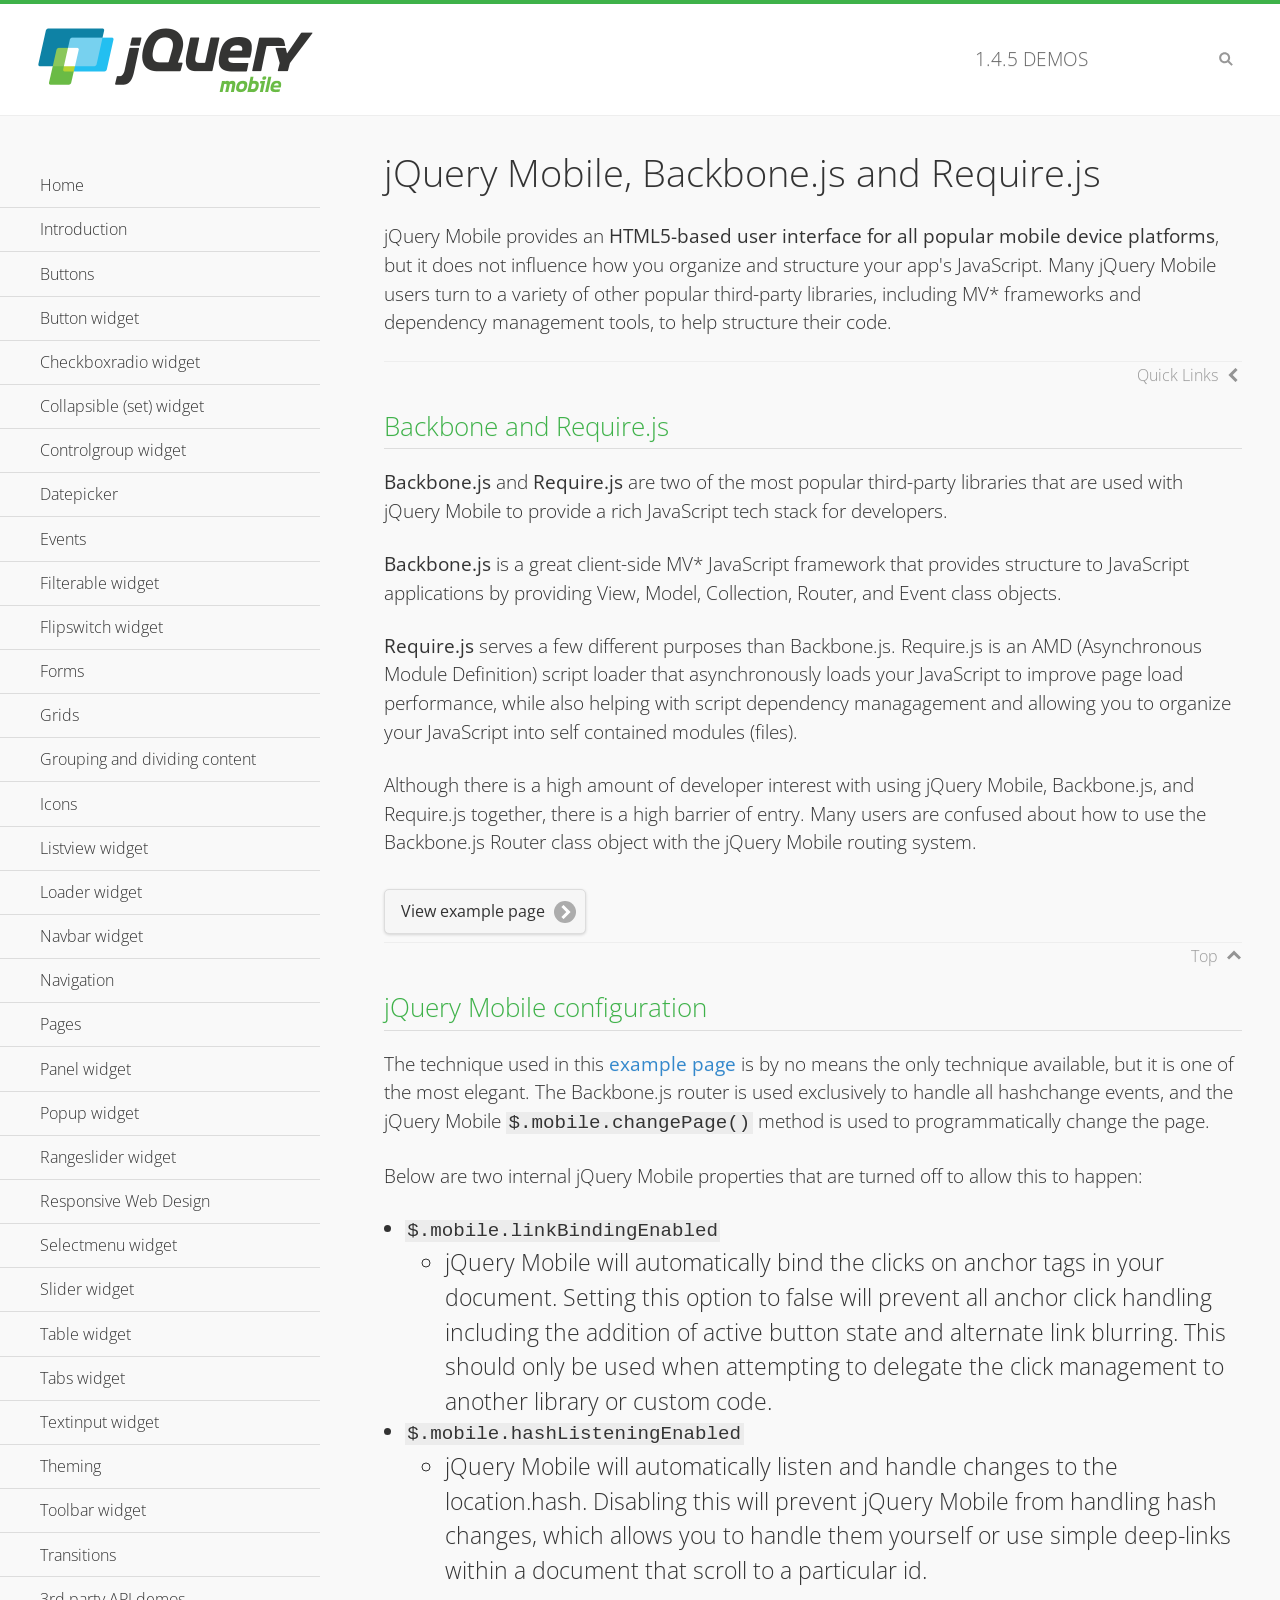
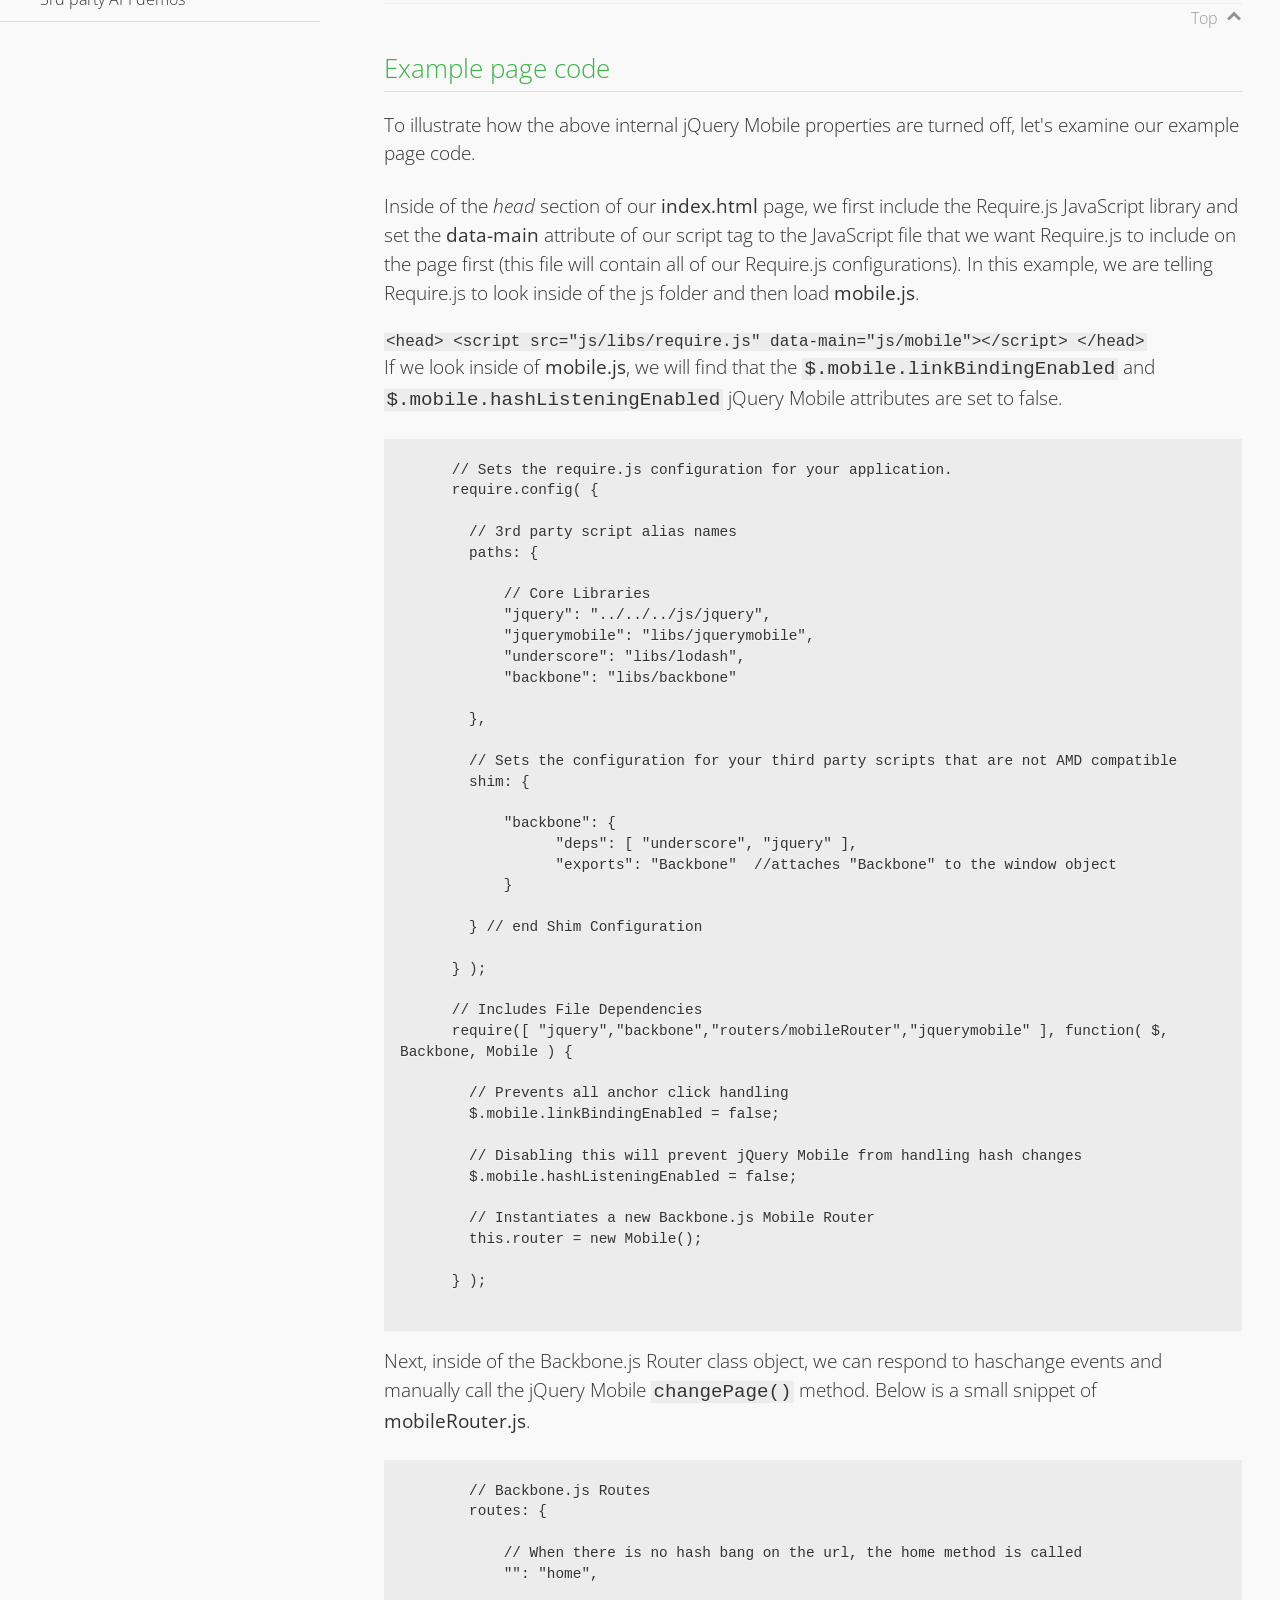
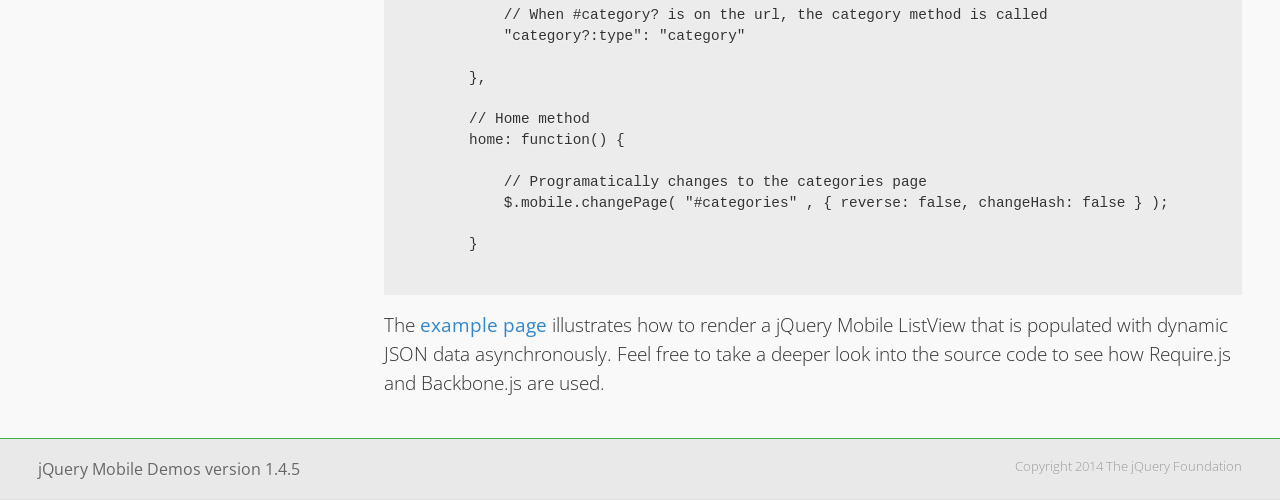
<file: www/js/jquerymobile/1.4.5/demos/backbone-requirejs/index.html>
<!DOCTYPE html>
<html>
  <head>
  <meta charset="utf-8">
  <meta name="viewport" content="width=device-width, initial-scale=1">
  <title>jQuery Mobile - Backbone.js and Require.js Apps</title>
	<link rel="shortcut icon" href="../favicon.ico">
    <link rel="stylesheet" href="http://fonts.googleapis.com/css?family=Open+Sans:300,400,700">
	<link rel="stylesheet" href="../css/themes/default/jquery.mobile-1.4.5.min.css">
	<link rel="stylesheet" href="../_assets/css/jqm-demos.css">
	<script src="../js/jquery.js"></script>
	<script src="../_assets/js/index.js"></script>
	<script src="../js/jquery.mobile-1.4.5.min.js"></script>

</head>
<body>
<div data-role="page" class="jqm-demos" data-quicklinks="true">

    <div data-role="header" class="jqm-header">
		<h2><a href="../" title="jQuery Mobile Demos home"><img src="../_assets/img/jquery-logo.png" alt="jQuery Mobile"></a></h2>
		<p><span class="jqm-version"></span> Demos</p>
        <a href="#" class="jqm-navmenu-link ui-btn ui-btn-icon-notext ui-corner-all ui-icon-bars ui-nodisc-icon ui-alt-icon ui-btn-left">Menu</a>
        <a href="#" class="jqm-search-link ui-btn ui-btn-icon-notext ui-corner-all ui-icon-search ui-nodisc-icon ui-alt-icon ui-btn-right">Search</a>
    </div><!-- /header -->

	<div role="main" class="ui-content jqm-content">

      <h1>jQuery Mobile, Backbone.js and Require.js</h1>
      <p>jQuery Mobile provides an <strong>HTML5-based user interface for all popular mobile device platforms</strong>, but it does not influence how you organize and structure your app's JavaScript.  Many jQuery Mobile users turn to a variety of other popular third-party libraries, including MV* frameworks and dependency management tools, to help structure their code.
      </p>

	  <h2>Backbone and Require.js</h2>
      <p><strong>Backbone.js</strong> and <strong>Require.js</strong> are two of the most popular third-party libraries that are used with jQuery Mobile to provide a rich JavaScript tech stack for developers.
      </p>
      <p><strong>Backbone.js</strong> is a great client-side MV* JavaScript framework that provides structure to JavaScript applications by providing View, Model, Collection, Router, and Event class objects.
      </p>
      <p><strong>Require.js</strong> serves a few different purposes than Backbone.js. Require.js is an AMD (Asynchronous Module Definition) script loader that asynchronously loads your JavaScript to improve page load performance, while also helping with script dependency managagement and allowing you to organize your JavaScript into self contained modules (files).
      </p>
      <p>Although there is a high amount of developer interest with using jQuery Mobile, Backbone.js, and Require.js together, there is a high barrier of entry.  Many users are confused about how to use the Backbone.js Router class object with the jQuery Mobile routing system.</p>

	   <a href="backbone-require.html" rel="external" class="ui-btn ui-btn-inline ui-corner-all ui-shadow ui-btn-icon-right ui-icon-carat-r">View example page</a>

      <h2>jQuery Mobile configuration</h2>

      <p>The technique used in this <a href="backbone-require.html" rel="external">example page</a> is by no means the only technique available, but it is one of the most elegant.  The Backbone.js router is used exclusively to handle all hashchange events, and the jQuery Mobile <code>$.mobile.changePage()</code> method is used to programmatically change the page.</p>

      <p>Below are two internal jQuery Mobile properties that are turned off to allow this to happen:</p>

      <ul>
        <li><code>$.mobile.linkBindingEnabled</code>
          <ul>
            <li>jQuery Mobile will automatically bind the clicks on anchor tags in your document. Setting this option to false will prevent all anchor click handling including the addition of active button state and alternate link blurring. This should only be used when attempting to delegate the click management to another library or custom code.</li>
            </ul>
        </li>
        <li><code>$.mobile.hashListeningEnabled</code>
          <ul>
            <li>jQuery Mobile will automatically listen and handle changes to the location.hash. Disabling this will prevent jQuery Mobile from handling hash changes, which allows you to handle them yourself or use simple deep-links within a document that scroll to a particular id.</li>
            </ul>
        </li>
      </ul>

	  <h2>Example page code</h2>
      <p>To illustrate how the above internal jQuery Mobile properties are turned off, let's examine our example page code.</p>

      <p>Inside of the <em>head</em> section of our <strong>index.html</strong> page, we first include the Require.js JavaScript library and set the <strong>data-main</strong> attribute of our script tag to the JavaScript file that we want Require.js to include on the page first (this file will contain all of our Require.js configurations).  In this example, we are telling Require.js to look inside of the js folder and then load <strong>mobile.js</strong>.
      </p>

      <code>
        &lt;head&gt;
          &lt;script src=&quot;js/libs/require.js&quot; data-main=&quot;js/mobile&quot;&gt;&lt;/script&gt;
        &lt;/head&gt;
      </code>
      <p>If we look inside of <strong>mobile.js</strong>, we will find that the <code>$.mobile.linkBindingEnabled</code> and <code>$.mobile.hashListeningEnabled</code> jQuery Mobile attributes are set to false.
      </p>
      <pre>
      <code>
      // Sets the require.js configuration for your application.
      require.config( {

        // 3rd party script alias names
        paths: {

            // Core Libraries
            "jquery": "../../../js/jquery",
            "jquerymobile": "libs/jquerymobile",
            "underscore": "libs/lodash",
            "backbone": "libs/backbone"

        },

        // Sets the configuration for your third party scripts that are not AMD compatible
        shim: {

            "backbone": {
                  "deps": [ "underscore", "jquery" ],
                  "exports": "Backbone"  //attaches "Backbone" to the window object
            }

        } // end Shim Configuration

      } );

      // Includes File Dependencies
      require([ "jquery","backbone","routers/mobileRouter","jquerymobile" ], function( $, Backbone, Mobile ) {

        // Prevents all anchor click handling
        $.mobile.linkBindingEnabled = false;

        // Disabling this will prevent jQuery Mobile from handling hash changes
        $.mobile.hashListeningEnabled = false;

        // Instantiates a new Backbone.js Mobile Router
        this.router = new Mobile();

      } );
</code>
</pre>
<p>Next, inside of the Backbone.js Router class object, we can respond to haschange events and manually call the jQuery Mobile <code>changePage()</code> method.  Below is a small snippet of <strong>mobileRouter.js</strong>.</p>
<pre>
<code>
        // Backbone.js Routes
        routes: {

            // When there is no hash bang on the url, the home method is called
            "": "home",

            // When #category? is on the url, the category method is called
            "category?:type": "category"

        },

        // Home method
        home: function() {

            // Programatically changes to the categories page
            $.mobile.changePage( "#categories" , { reverse: false, changeHash: false } );

        }
</code>
</pre>

		<p>The <a href="backbone-require.html" rel="external">example page</a> illustrates how to render a jQuery Mobile ListView that is populated with dynamic JSON data asynchronously. Feel free to take a deeper look into the source code to see how Require.js and Backbone.js are used.</p>

    </div><!-- /content -->
	    <div data-role="panel" class="jqm-navmenu-panel" data-position="left" data-display="overlay" data-theme="a">
	    	<ul class="jqm-list ui-alt-icon ui-nodisc-icon">
<li data-filtertext="demos homepage" data-icon="home"><a href=".././">Home</a></li>
<li data-filtertext="introduction overview getting started"><a href="../intro/" data-ajax="false">Introduction</a></li>
<li data-filtertext="buttons button markup buttonmarkup method anchor link button element"><a href="../button-markup/" data-ajax="false">Buttons</a></li>
<li data-filtertext="form button widget input button submit reset"><a href="../button/" data-ajax="false">Button widget</a></li>
<li data-role="collapsible" data-enhanced="true" data-collapsed-icon="carat-d" data-expanded-icon="carat-u" data-iconpos="right" data-inset="false" class="ui-collapsible ui-collapsible-themed-content ui-collapsible-collapsed">
	<h3 class="ui-collapsible-heading ui-collapsible-heading-collapsed">
		<a href="#" class="ui-collapsible-heading-toggle ui-btn ui-btn-icon-right ui-btn-inherit ui-icon-carat-d">
		    Checkboxradio widget<span class="ui-collapsible-heading-status"> click to expand contents</span>
		</a>
	</h3>
	<div class="ui-collapsible-content ui-body-inherit ui-collapsible-content-collapsed" aria-hidden="true">
		<ul>
			<li data-filtertext="form checkboxradio widget checkbox input checkboxes controlgroups"><a href="../checkboxradio-checkbox/" data-ajax="false">Checkboxes</a></li>
			<li data-filtertext="form checkboxradio widget radio input radio buttons controlgroups"><a href="../checkboxradio-radio/" data-ajax="false">Radio buttons</a></li>
		</ul>
	</div>
</li>
<li data-role="collapsible" data-enhanced="true" data-collapsed-icon="carat-d" data-expanded-icon="carat-u" data-iconpos="right" data-inset="false" class="ui-collapsible ui-collapsible-themed-content ui-collapsible-collapsed">
	<h3 class="ui-collapsible-heading ui-collapsible-heading-collapsed">
		<a href="#" class="ui-collapsible-heading-toggle ui-btn ui-btn-icon-right ui-btn-inherit ui-icon-carat-d">
			Collapsible (set) widget<span class="ui-collapsible-heading-status"> click to expand contents</span>
		</a>
	</h3>
	<div class="ui-collapsible-content ui-body-inherit ui-collapsible-content-collapsed" aria-hidden="true">
		<ul>
			<li data-filtertext="collapsibles content formatting"><a href="../collapsible/" data-ajax="false">Collapsible</a></li>
			<li data-filtertext="dynamic collapsible set accordion append expand"><a href="../collapsible-dynamic/" data-ajax="false">Dynamic collapsibles</a></li>
			<li data-filtertext="accordions collapsible set widget content formatting grouped collapsibles"><a href="../collapsibleset/" data-ajax="false">Collapsible set</a></li>
		</ul>
	</div>
</li>
<li data-role="collapsible" data-enhanced="true" data-collapsed-icon="carat-d" data-expanded-icon="carat-u" data-iconpos="right" data-inset="false" class="ui-collapsible ui-collapsible-themed-content ui-collapsible-collapsed">
	<h3 class="ui-collapsible-heading ui-collapsible-heading-collapsed">
		<a href="#" class="ui-collapsible-heading-toggle ui-btn ui-btn-icon-right ui-btn-inherit ui-icon-carat-d">
			Controlgroup widget<span class="ui-collapsible-heading-status"> click to expand contents</span>
		</a>
	</h3>
	<div class="ui-collapsible-content ui-body-inherit ui-collapsible-content-collapsed" aria-hidden="true">
		<ul>
			<li data-filtertext="controlgroups selectmenu checkboxradio input grouped buttons horizontal vertical"><a href="../controlgroup/" data-ajax="false">Controlgroup</a></li>
			<li data-filtertext="dynamic controlgroup dynamically add buttons"><a href="../controlgroup-dynamic/" data-ajax="false">Dynamic controlgroups</a></li>
		</ul>
	</div>
</li>
<li data-filtertext="form datepicker widget date input"><a href="../datepicker/" data-ajax="false">Datepicker</a></li>
<li data-role="collapsible" data-enhanced="true" data-collapsed-icon="carat-d" data-expanded-icon="carat-u" data-iconpos="right" data-inset="false" class="ui-collapsible ui-collapsible-themed-content ui-collapsible-collapsed">
	<h3 class="ui-collapsible-heading ui-collapsible-heading-collapsed">
		<a href="#" class="ui-collapsible-heading-toggle ui-btn ui-btn-icon-right ui-btn-inherit ui-icon-carat-d">
			Events<span class="ui-collapsible-heading-status"> click to expand contents</span>
		</a>
	</h3>
	<div class="ui-collapsible-content ui-body-inherit ui-collapsible-content-collapsed" aria-hidden="true">
		<ul>
			<li data-filtertext="swipe to delete list items listviews swipe events"><a href="../swipe-list/" data-ajax="false">Swipe list items</a></li>
			<li data-filtertext="swipe to navigate swipe page navigation swipe events"><a href="../swipe-page/" data-ajax="false">Swipe page navigation</a></li>
		</ul>
	</div>
</li>
<li data-filtertext="filterable filter elements sorting searching listview table"><a href="../filterable/" data-ajax="false">Filterable widget</a></li>
<li data-filtertext="form flipswitch widget flip toggle switch binary select checkbox input"><a href="../flipswitch/" data-ajax="false">Flipswitch widget</a></li>
<li data-role="collapsible" data-enhanced="true" data-collapsed-icon="carat-d" data-expanded-icon="carat-u" data-iconpos="right" data-inset="false" class="ui-collapsible ui-collapsible-themed-content ui-collapsible-collapsed">
	<h3 class="ui-collapsible-heading ui-collapsible-heading-collapsed">
		<a href="#" class="ui-collapsible-heading-toggle ui-btn ui-btn-icon-right ui-btn-inherit ui-icon-carat-d">
			Forms<span class="ui-collapsible-heading-status"> click to expand contents</span>
		</a>
	</h3>
	<div class="ui-collapsible-content ui-body-inherit ui-collapsible-content-collapsed" aria-hidden="true">
		<ul>
			<li data-filtertext="forms text checkbox radio range button submit reset inputs selects textarea slider flipswitch label form elements"><a href="../forms/" data-ajax="false">Forms</a></li>
			<li data-filtertext="form hide labels hidden accessible ui-hidden-accessible forms"><a href="../forms-label-hidden-accessible/" data-ajax="false">Hide labels</a></li>
			<li data-filtertext="form field containers fieldcontain ui-field-contain forms"><a href="../forms-field-contain/" data-ajax="false">Field containers</a></li>
			<li data-filtertext="forms disabled form elements"><a href="../forms-disabled/" data-ajax="false">Forms disabled</a></li>
			<li data-filtertext="forms gallery examples overview forms text checkbox radio range button submit reset inputs selects textarea slider flipswitch label form elements"><a href="../forms-gallery/" data-ajax="false">Forms gallery</a></li>
		</ul>
	</div>
</li>
<li data-role="collapsible" data-enhanced="true" data-collapsed-icon="carat-d" data-expanded-icon="carat-u" data-iconpos="right" data-inset="false" class="ui-collapsible ui-collapsible-themed-content ui-collapsible-collapsed">
	<h3 class="ui-collapsible-heading ui-collapsible-heading-collapsed">
		<a href="#" class="ui-collapsible-heading-toggle ui-btn ui-btn-icon-right ui-btn-inherit ui-icon-carat-d">
			Grids<span class="ui-collapsible-heading-status"> click to expand contents</span>
		</a>
	</h3>
	<div class="ui-collapsible-content ui-body-inherit ui-collapsible-content-collapsed" aria-hidden="true">
		<ul>
			<li data-filtertext="grids columns blocks content formatting rwd responsive css framework"><a href="../grids/" data-ajax="false">Grids</a></li>
			<li data-filtertext="buttons in grids css framework"><a href="../grids-buttons/" data-ajax="false">Buttons in grids</a></li>
			<li data-filtertext="custom responsive grids rwd css framework"><a href="../grids-custom-responsive/" data-ajax="false">Custom responsive grids</a></li>
		</ul>
	</div>
</li>
<li data-filtertext="blocks content formatting sections heading"><a href="../body-bar-classes/" data-ajax="false">Grouping and dividing content</a></li>
<li data-role="collapsible" data-enhanced="true" data-collapsed-icon="carat-d" data-expanded-icon="carat-u" data-iconpos="right" data-inset="false" class="ui-collapsible ui-collapsible-themed-content ui-collapsible-collapsed">
	<h3 class="ui-collapsible-heading ui-collapsible-heading-collapsed">
		<a href="#" class="ui-collapsible-heading-toggle ui-btn ui-btn-icon-right ui-btn-inherit ui-icon-carat-d">
			Icons<span class="ui-collapsible-heading-status"> click to expand contents</span>
		</a>
	</h3>
	<div class="ui-collapsible-content ui-body-inherit ui-collapsible-content-collapsed" aria-hidden="true">
		<ul>
			<li data-filtertext="button icons svg disc alt custom icon position"><a href="../icons/" data-ajax="false">Icons</a></li>
			<li data-filtertext=""><a href="../icons-grunticon/" data-ajax="false">Grunticon loader</a></li>
		</ul>
	</div>
</li>
<li data-role="collapsible" data-enhanced="true" data-collapsed-icon="carat-d" data-expanded-icon="carat-u" data-iconpos="right" data-inset="false" class="ui-collapsible ui-collapsible-themed-content ui-collapsible-collapsed">
	<h3 class="ui-collapsible-heading ui-collapsible-heading-collapsed">
		<a href="#" class="ui-collapsible-heading-toggle ui-btn ui-btn-icon-right ui-btn-inherit ui-icon-carat-d">
			Listview widget<span class="ui-collapsible-heading-status"> click to expand contents</span>
		</a>
	</h3>
	<div class="ui-collapsible-content ui-body-inherit ui-collapsible-content-collapsed" aria-hidden="true">
		<ul>
			<li data-filtertext="listview widget thumbnails icons nested split button collapsible ul ol"><a href="../listview/" data-ajax="false">Listview</a></li>
			<li data-filtertext="autocomplete filterable reveal listview filtertextbeforefilter placeholder"><a href="../listview-autocomplete/" data-ajax="false">Listview autocomplete</a></li>
			<li data-filtertext="autocomplete filterable reveal listview remote data filtertextbeforefilter placeholder"><a href="../listview-autocomplete-remote/" data-ajax="false">Listview autocomplete remote data</a></li>
			<li data-filtertext="autodividers anchor jump scroll linkbars listview lists ul ol"><a href="../listview-autodividers-linkbar/" data-ajax="false">Listview autodividers linkbar</a></li>
			<li data-filtertext="listview autodividers selector autodividersselector lists ul ol"><a href="../listview-autodividers-selector/" data-ajax="false">Listview autodividers selector</a></li>
			<li data-filtertext="listview nested list items"><a href="../listview-nested-lists/" data-ajax="false">Nested Listviews</a></li>
			<li data-filtertext="listview collapsible list items flat"><a href="../listview-collapsible-item-flat/" data-ajax="false">Listview collapsible list items (flat)</a></li>
			<li data-filtertext="listview collapsible list indented"><a href="../listview-collapsible-item-indented/" data-ajax="false">Listview collapsible list items (indented)</a></li>
			<li data-filtertext="grid listview responsive grids responsive listviews lists ul"><a href="../listview-grid/" data-ajax="false">Listview responsive grid</a></li>
		</ul>
	</div>
</li>
<li data-filtertext="loader widget page loading navigation overlay spinner"><a href="../loader/" data-ajax="false">Loader widget</a></li>
<li data-filtertext="navbar widget navmenu toolbars header footer"><a href="../navbar/" data-ajax="false">Navbar widget</a></li>
<li data-role="collapsible" data-enhanced="true" data-collapsed-icon="carat-d" data-expanded-icon="carat-u" data-iconpos="right" data-inset="false" class="ui-collapsible ui-collapsible-themed-content ui-collapsible-collapsed">
	<h3 class="ui-collapsible-heading ui-collapsible-heading-collapsed">
		<a href="#" class="ui-collapsible-heading-toggle ui-btn ui-btn-icon-right ui-btn-inherit ui-icon-carat-d">
			Navigation<span class="ui-collapsible-heading-status"> click to expand contents</span>
		</a>
	</h3>
	<div class="ui-collapsible-content ui-body-inherit ui-collapsible-content-collapsed" aria-hidden="true">
		<ul>
			<li data-filtertext="ajax navigation navigate widget history event method"><a href="../navigation/" data-ajax="false">Navigation</a></li>
			<li data-filtertext="linking pages page links navigation ajax prefetch cache"><a href="../navigation-linking-pages/" data-ajax="false">Linking pages</a></li>
			<!-- <li data-filtertext="php redirect server redirection server-side navigation"><a href="../navigation-php-redirect/" data-ajax="false">PHP redirect demo</a></li>-->
			<li data-filtertext="navigation redirection hash query"><a href="../navigation-hash-processing/" data-ajax="false">Hash processing demo</a></li>
			<li data-filtertext="navigation redirection hash query"><a href="../page-events/" data-ajax="false">Page Navigation Events</a></li>
		</ul>
	</div>
</li>
<li data-role="collapsible" data-enhanced="true" data-collapsed-icon="carat-d" data-expanded-icon="carat-u" data-iconpos="right" data-inset="false" class="ui-collapsible ui-collapsible-themed-content ui-collapsible-collapsed">
	<h3 class="ui-collapsible-heading ui-collapsible-heading-collapsed">
		<a href="#" class="ui-collapsible-heading-toggle ui-btn ui-btn-icon-right ui-btn-inherit ui-icon-carat-d">
			Pages<span class="ui-collapsible-heading-status"> click to expand contents</span>
		</a>
	</h3>
	<div class="ui-collapsible-content ui-body-inherit ui-collapsible-content-collapsed" aria-hidden="true">
		<ul>
			<li data-filtertext="pages page widget ajax navigation"><a href="../pages/" data-ajax="false">Pages</a></li>
			<li data-filtertext="single page"><a href="../pages-single-page/" data-ajax="false">Single page</a></li>
			<li data-filtertext="multipage multi-page page"><a href="../pages-multi-page/" data-ajax="false">Multi-page template</a></li>
			<li data-filtertext="dialog page widget modal popup"><a href="../pages-dialog/" data-ajax="false">Dialog page</a></li>
		</ul>
	</div>
</li>
<li data-role="collapsible" data-enhanced="true" data-collapsed-icon="carat-d" data-expanded-icon="carat-u" data-iconpos="right" data-inset="false" class="ui-collapsible ui-collapsible-themed-content ui-collapsible-collapsed">
	<h3 class="ui-collapsible-heading ui-collapsible-heading-collapsed">
		<a href="#" class="ui-collapsible-heading-toggle ui-btn ui-btn-icon-right ui-btn-inherit ui-icon-carat-d">
			Panel widget<span class="ui-collapsible-heading-status"> click to expand contents</span>
		</a>
	</h3>
	<div class="ui-collapsible-content ui-body-inherit ui-collapsible-content-collapsed" aria-hidden="true">
		<ul>
			<li data-filtertext="panel widget sliding panels reveal push overlay responsive"><a href="../panel/" data-ajax="false">Panel</a></li>
			<li data-filtertext=""><a href="../panel-external/" data-ajax="false">External panels</a></li>
			<li data-filtertext="panel "><a href="../panel-fixed/" data-ajax="false">Fixed panels</a></li>
			<li data-filtertext="panel slide panels sliding panels shadow rwd responsive breakpoint"><a href="../panel-responsive/" data-ajax="false">Panels responsive</a></li>
			<li data-filtertext="panel custom style custom panel width reveal shadow listview panel styling page background wrapper"><a href="../panel-styling/" data-ajax="false">Custom panel style</a></li>
			<li data-filtertext="panel open on swipe"><a href="../panel-swipe-open/" data-ajax="false">Panel open on swipe</a></li>
			<li data-filtertext="panels outside page internal external toolbars"><a href="../panel-external-internal/" data-ajax="false">Panel external and internal</a></li>
		</ul>
	</div>
</li>
<li data-role="collapsible" data-enhanced="true" data-collapsed-icon="carat-d" data-expanded-icon="carat-u" data-iconpos="right" data-inset="false" class="ui-collapsible ui-collapsible-themed-content ui-collapsible-collapsed">
	<h3 class="ui-collapsible-heading ui-collapsible-heading-collapsed">
		<a href="#" class="ui-collapsible-heading-toggle ui-btn ui-btn-icon-right ui-btn-inherit ui-icon-carat-d">
			Popup widget<span class="ui-collapsible-heading-status"> click to expand contents</span>
		</a>
	</h3>
	<div class="ui-collapsible-content ui-body-inherit ui-collapsible-content-collapsed" aria-hidden="true">
		<ul>
			<li data-filtertext="popup widget popups dialog modal transition tooltip lightbox form overlay screen flip pop fade transition"><a href="../popup/" data-ajax="false">Popup</a></li>
			<li data-filtertext="popup alignment position"><a href="../popup-alignment/" data-ajax="false">Popup alignment</a></li>
			<li data-filtertext="popup arrow size popups popover"><a href="../popup-arrow-size/" data-ajax="false">Popup arrow size</a></li>
			<li data-filtertext="dynamic popups popup images lightbox"><a href="../popup-dynamic/" data-ajax="false">Dynamic popups</a></li>
			<li data-filtertext="popups with iframes scaling"><a href="../popup-iframe/" data-ajax="false">Popups with iframes</a></li>
			<li data-filtertext="popup image scaling"><a href="../popup-image-scaling/" data-ajax="false">Popup image scaling</a></li>
			<li data-filtertext="external popup outside multi-page"><a href="../popup-outside-multipage/" data-ajax="false">Popup outside multi-page</a></li>
		</ul>
	</div>
</li>
<li data-filtertext="form rangeslider widget dual sliders dual handle sliders range input"><a href="../rangeslider/" data-ajax="false">Rangeslider widget</a></li>
<li data-filtertext="responsive web design rwd adaptive progressive enhancement PE accessible mobile breakpoints media query media queries"><a href="../rwd/" data-ajax="false">Responsive Web Design</a></li>
<li data-role="collapsible" data-enhanced="true" data-collapsed-icon="carat-d" data-expanded-icon="carat-u" data-iconpos="right" data-inset="false" class="ui-collapsible ui-collapsible-themed-content ui-collapsible-collapsed">
	<h3 class="ui-collapsible-heading ui-collapsible-heading-collapsed">
		<a href="#" class="ui-collapsible-heading-toggle ui-btn ui-btn-icon-right ui-btn-inherit ui-icon-carat-d">
			Selectmenu widget<span class="ui-collapsible-heading-status"> click to expand contents</span>
		</a>
	</h3>
	<div class="ui-collapsible-content ui-body-inherit ui-collapsible-content-collapsed" aria-hidden="true">
		<ul>
			<li data-filtertext="form selectmenu widget select input custom select menu selects"><a href="../selectmenu/" data-ajax="false">Selectmenu</a></li>
			<li data-filtertext="form custom select menu selectmenu widget custom menu option optgroup multiple selects"><a href="../selectmenu-custom/" data-ajax="false">Custom select menu</a></li>
			<li data-filtertext="filterable select filter popup dialog"><a href="../selectmenu-custom-filter/" data-ajax="false">Custom select menu with filter</a></li>
		</ul>
	</div>
</li>
<li data-role="collapsible" data-enhanced="true" data-collapsed-icon="carat-d" data-expanded-icon="carat-u" data-iconpos="right" data-inset="false" class="ui-collapsible ui-collapsible-themed-content ui-collapsible-collapsed">
	<h3 class="ui-collapsible-heading ui-collapsible-heading-collapsed">
		<a href="#" class="ui-collapsible-heading-toggle ui-btn ui-btn-icon-right ui-btn-inherit ui-icon-carat-d">
			Slider widget<span class="ui-collapsible-heading-status"> click to expand contents</span>
		</a>
	</h3>
	<div class="ui-collapsible-content ui-body-inherit ui-collapsible-content-collapsed" aria-hidden="true">
		<ul>
			<li data-filtertext="form slider widget range input single sliders"><a href="../slider/" data-ajax="false">Slider</a></li>
			<li data-filtertext="form slider widget flipswitch slider binary select flip toggle switch"><a href="../slider-flipswitch/" data-ajax="false">Slider flip toggle switch</a></li>
			<li data-filtertext="form slider tooltip handle value input range sliders"><a href="../slider-tooltip/" data-ajax="false">Slider tooltip</a></li>
		</ul>
	</div>
</li>
<li data-role="collapsible" data-enhanced="true" data-collapsed-icon="carat-d" data-expanded-icon="carat-u" data-iconpos="right" data-inset="false" class="ui-collapsible ui-collapsible-themed-content ui-collapsible-collapsed">
	<h3 class="ui-collapsible-heading ui-collapsible-heading-collapsed">
		<a href="#" class="ui-collapsible-heading-toggle ui-btn ui-btn-icon-right ui-btn-inherit ui-icon-carat-d">
			Table widget<span class="ui-collapsible-heading-status"> click to expand contents</span>
		</a>
	</h3>
	<div class="ui-collapsible-content ui-body-inherit ui-collapsible-content-collapsed" aria-hidden="true">
		<ul>
			<li data-filtertext="table widget reflow column toggle th td responsive tables rwd hide show tabular"><a href="../table-column-toggle/" data-ajax="false">Table Column Toggle</a></li>
			<li data-filtertext="table column toggle phone comparison demo"><a href="../table-column-toggle-example/" data-ajax="false">Table Column Toggle demo</a></li>
			<li data-filtertext="responsive tables table column toggle heading groups rwd breakpoint"><a href="../table-column-toggle-heading-groups/" data-ajax="false">Table Column Toggle heading groups</a></li>
			<li data-filtertext="responsive tables table column toggle hide rwd breakpoint customization options"><a href="../table-column-toggle-options/" data-ajax="false">Table Column Toggle options</a></li>
			<li data-filtertext="table reflow th td responsive rwd columns tabular"><a href="../table-reflow/" data-ajax="false">Table Reflow</a></li>
			<li data-filtertext="responsive tables table reflow heading groups rwd breakpoint"><a href="../table-reflow-heading-groups/" data-ajax="false">Table Reflow heading groups</a></li>
			<li data-filtertext="responsive tables table reflow stripes strokes table style"><a href="../table-reflow-stripes-strokes/" data-ajax="false">Table Reflow stripes and strokes</a></li>
			<li data-filtertext="responsive tables table reflow stack custom styles"><a href="../table-reflow-styling/" data-ajax="false">Table Reflow custom styles</a></li>
		</ul>
	</div>
</li>
<li data-filtertext="ui tabs widget"><a href="../tabs/" data-ajax="false">Tabs widget</a></li>
<li data-filtertext="form textinput widget text input textarea number date time tel email file color password"><a href="../textinput/" data-ajax="false">Textinput widget</a></li>
<li data-role="collapsible" data-enhanced="true" data-collapsed-icon="carat-d" data-expanded-icon="carat-u" data-iconpos="right" data-inset="false" class="ui-collapsible ui-collapsible-themed-content ui-collapsible-collapsed">
	<h3 class="ui-collapsible-heading ui-collapsible-heading-collapsed">
		<a href="#" class="ui-collapsible-heading-toggle ui-btn ui-btn-icon-right ui-btn-inherit ui-icon-carat-d">
			Theming<span class="ui-collapsible-heading-status"> click to expand contents</span>
		</a>
	</h3>
	<div class="ui-collapsible-content ui-body-inherit ui-collapsible-content-collapsed" aria-hidden="true">
		<ul>
			<li data-filtertext="default theme swatches theming style css"><a href="../theme-default/" data-ajax="false">Default theme</a></li>
			<li data-filtertext="classic theme old theme swatches theming style css"><a href="../theme-classic/" data-ajax="false">Classic theme</a></li>
		</ul>
	</div>
</li>
<li data-role="collapsible" data-enhanced="true" data-collapsed-icon="carat-d" data-expanded-icon="carat-u" data-iconpos="right" data-inset="false" class="ui-collapsible ui-collapsible-themed-content ui-collapsible-collapsed">
	<h3 class="ui-collapsible-heading ui-collapsible-heading-collapsed">
		<a href="#" class="ui-collapsible-heading-toggle ui-btn ui-btn-icon-right ui-btn-inherit ui-icon-carat-d">
			Toolbar widget<span class="ui-collapsible-heading-status"> click to expand contents</span>
		</a>
	</h3>
	<div class="ui-collapsible-content ui-body-inherit ui-collapsible-content-collapsed" aria-hidden="true">
		<ul>
			<li data-filtertext="toolbar widget header footer toolbars fixed fullscreen external sections"><a href="../toolbar/" data-ajax="false">Toolbar</a></li>
			<li data-filtertext="dynamic toolbars dynamically add toolbar header footer"><a href="../toolbar-dynamic/" data-ajax="false">Dynamic toolbars</a></li>
			<li data-filtertext="external toolbars header footer"><a href="../toolbar-external/" data-ajax="false">External toolbars</a></li>
			<li data-filtertext="fixed toolbars header footer"><a href="../toolbar-fixed/" data-ajax="false">Fixed toolbars</a></li>
			<li data-filtertext="fixed fullscreen toolbars header footer"><a href="../toolbar-fixed-fullscreen/" data-ajax="false">Fullscreen toolbars</a></li>
			<li data-filtertext="external fixed toolbars header footer"><a href="../toolbar-fixed-external/" data-ajax="false">Fixed external toolbars</a></li>
			<li data-filtertext="external persistent toolbars header footer navbar navmenu"><a href="../toolbar-fixed-persistent/" data-ajax="false">Persistent toolbars</a></li>
			<li data-filtertext="external ajax optimized toolbars persistent toolbars header footer navbar"><a href="../toolbar-fixed-persistent-optimized/" data-ajax="false">Ajax optimized toolbars</a></li>
			<li data-filtertext="form in toolbars header footer"><a href="../toolbar-fixed-forms/" data-ajax="false">Form in toolbar</a></li>
		</ul>
	</div>
</li>
<li data-filtertext="page transitions animated pages popup navigation flip slide fade pop"><a href="../transitions/" data-ajax="false">Transitions</a></li>
<li data-role="collapsible" data-enhanced="true" data-collapsed-icon="carat-d" data-expanded-icon="carat-u" data-iconpos="right" data-inset="false" class="ui-collapsible ui-collapsible-themed-content ui-collapsible-collapsed">
	<h3 class="ui-collapsible-heading ui-collapsible-heading-collapsed">
		<a href="#" class="ui-collapsible-heading-toggle ui-btn ui-btn-icon-right ui-btn-inherit ui-icon-carat-d">
			3rd party API demos<span class="ui-collapsible-heading-status"> click to expand contents</span>
		</a>
	</h3>
	<div class="ui-collapsible-content ui-body-inherit ui-collapsible-content-collapsed" aria-hidden="true">
		<ul>
			<li data-filtertext="backbone requirejs navigation router"><a href="../backbone-requirejs/" data-ajax="false">Backbone RequireJS</a></li>
			<li data-filtertext="google maps geolocation demo"><a href="../map-geolocation/" data-ajax="false">Google Maps geolocation</a></li>
			<li data-filtertext="google maps hybrid"><a href="../map-list-toggle/" data-ajax="false">Google Maps list toggle</a></li>
		</ul>
	</div>
</li>



		     </ul>
		</div><!-- /panel -->


    <div data-role="footer" data-position="fixed" data-tap-toggle="false" class="jqm-footer">
        <p>jQuery Mobile Demos version <span class="jqm-version"></span></p>
        <p>Copyright 2014 The jQuery Foundation</p>
    </div><!-- /footer -->
	<!-- TODO: This should become an external panel so we can add input to markup (unique ID) -->
    <div data-role="panel" class="jqm-search-panel" data-position="right" data-display="overlay" data-theme="a">
		<div class="jqm-search">
			<ul class="jqm-list" data-filter-placeholder="Search demos..." data-filter-reveal="true">
<li data-filtertext="demos homepage" data-icon="home"><a href=".././">Home</a></li>
<li data-filtertext="introduction overview getting started"><a href="../intro/" data-ajax="false">Introduction</a></li>
<li data-filtertext="buttons button markup buttonmarkup method anchor link button element"><a href="../button-markup/" data-ajax="false">Buttons</a></li>
<li data-filtertext="form button widget input button submit reset"><a href="../button/" data-ajax="false">Button widget</a></li>
<li data-role="collapsible" data-enhanced="true" data-collapsed-icon="carat-d" data-expanded-icon="carat-u" data-iconpos="right" data-inset="false" class="ui-collapsible ui-collapsible-themed-content ui-collapsible-collapsed">
	<h3 class="ui-collapsible-heading ui-collapsible-heading-collapsed">
		<a href="#" class="ui-collapsible-heading-toggle ui-btn ui-btn-icon-right ui-btn-inherit ui-icon-carat-d">
		    Checkboxradio widget<span class="ui-collapsible-heading-status"> click to expand contents</span>
		</a>
	</h3>
	<div class="ui-collapsible-content ui-body-inherit ui-collapsible-content-collapsed" aria-hidden="true">
		<ul>
			<li data-filtertext="form checkboxradio widget checkbox input checkboxes controlgroups"><a href="../checkboxradio-checkbox/" data-ajax="false">Checkboxes</a></li>
			<li data-filtertext="form checkboxradio widget radio input radio buttons controlgroups"><a href="../checkboxradio-radio/" data-ajax="false">Radio buttons</a></li>
		</ul>
	</div>
</li>
<li data-role="collapsible" data-enhanced="true" data-collapsed-icon="carat-d" data-expanded-icon="carat-u" data-iconpos="right" data-inset="false" class="ui-collapsible ui-collapsible-themed-content ui-collapsible-collapsed">
	<h3 class="ui-collapsible-heading ui-collapsible-heading-collapsed">
		<a href="#" class="ui-collapsible-heading-toggle ui-btn ui-btn-icon-right ui-btn-inherit ui-icon-carat-d">
			Collapsible (set) widget<span class="ui-collapsible-heading-status"> click to expand contents</span>
		</a>
	</h3>
	<div class="ui-collapsible-content ui-body-inherit ui-collapsible-content-collapsed" aria-hidden="true">
		<ul>
			<li data-filtertext="collapsibles content formatting"><a href="../collapsible/" data-ajax="false">Collapsible</a></li>
			<li data-filtertext="dynamic collapsible set accordion append expand"><a href="../collapsible-dynamic/" data-ajax="false">Dynamic collapsibles</a></li>
			<li data-filtertext="accordions collapsible set widget content formatting grouped collapsibles"><a href="../collapsibleset/" data-ajax="false">Collapsible set</a></li>
		</ul>
	</div>
</li>
<li data-role="collapsible" data-enhanced="true" data-collapsed-icon="carat-d" data-expanded-icon="carat-u" data-iconpos="right" data-inset="false" class="ui-collapsible ui-collapsible-themed-content ui-collapsible-collapsed">
	<h3 class="ui-collapsible-heading ui-collapsible-heading-collapsed">
		<a href="#" class="ui-collapsible-heading-toggle ui-btn ui-btn-icon-right ui-btn-inherit ui-icon-carat-d">
			Controlgroup widget<span class="ui-collapsible-heading-status"> click to expand contents</span>
		</a>
	</h3>
	<div class="ui-collapsible-content ui-body-inherit ui-collapsible-content-collapsed" aria-hidden="true">
		<ul>
			<li data-filtertext="controlgroups selectmenu checkboxradio input grouped buttons horizontal vertical"><a href="../controlgroup/" data-ajax="false">Controlgroup</a></li>
			<li data-filtertext="dynamic controlgroup dynamically add buttons"><a href="../controlgroup-dynamic/" data-ajax="false">Dynamic controlgroups</a></li>
		</ul>
	</div>
</li>
<li data-filtertext="form datepicker widget date input"><a href="../datepicker/" data-ajax="false">Datepicker</a></li>
<li data-role="collapsible" data-enhanced="true" data-collapsed-icon="carat-d" data-expanded-icon="carat-u" data-iconpos="right" data-inset="false" class="ui-collapsible ui-collapsible-themed-content ui-collapsible-collapsed">
	<h3 class="ui-collapsible-heading ui-collapsible-heading-collapsed">
		<a href="#" class="ui-collapsible-heading-toggle ui-btn ui-btn-icon-right ui-btn-inherit ui-icon-carat-d">
			Events<span class="ui-collapsible-heading-status"> click to expand contents</span>
		</a>
	</h3>
	<div class="ui-collapsible-content ui-body-inherit ui-collapsible-content-collapsed" aria-hidden="true">
		<ul>
			<li data-filtertext="swipe to delete list items listviews swipe events"><a href="../swipe-list/" data-ajax="false">Swipe list items</a></li>
			<li data-filtertext="swipe to navigate swipe page navigation swipe events"><a href="../swipe-page/" data-ajax="false">Swipe page navigation</a></li>
		</ul>
	</div>
</li>
<li data-filtertext="filterable filter elements sorting searching listview table"><a href="../filterable/" data-ajax="false">Filterable widget</a></li>
<li data-filtertext="form flipswitch widget flip toggle switch binary select checkbox input"><a href="../flipswitch/" data-ajax="false">Flipswitch widget</a></li>
<li data-role="collapsible" data-enhanced="true" data-collapsed-icon="carat-d" data-expanded-icon="carat-u" data-iconpos="right" data-inset="false" class="ui-collapsible ui-collapsible-themed-content ui-collapsible-collapsed">
	<h3 class="ui-collapsible-heading ui-collapsible-heading-collapsed">
		<a href="#" class="ui-collapsible-heading-toggle ui-btn ui-btn-icon-right ui-btn-inherit ui-icon-carat-d">
			Forms<span class="ui-collapsible-heading-status"> click to expand contents</span>
		</a>
	</h3>
	<div class="ui-collapsible-content ui-body-inherit ui-collapsible-content-collapsed" aria-hidden="true">
		<ul>
			<li data-filtertext="forms text checkbox radio range button submit reset inputs selects textarea slider flipswitch label form elements"><a href="../forms/" data-ajax="false">Forms</a></li>
			<li data-filtertext="form hide labels hidden accessible ui-hidden-accessible forms"><a href="../forms-label-hidden-accessible/" data-ajax="false">Hide labels</a></li>
			<li data-filtertext="form field containers fieldcontain ui-field-contain forms"><a href="../forms-field-contain/" data-ajax="false">Field containers</a></li>
			<li data-filtertext="forms disabled form elements"><a href="../forms-disabled/" data-ajax="false">Forms disabled</a></li>
			<li data-filtertext="forms gallery examples overview forms text checkbox radio range button submit reset inputs selects textarea slider flipswitch label form elements"><a href="../forms-gallery/" data-ajax="false">Forms gallery</a></li>
		</ul>
	</div>
</li>
<li data-role="collapsible" data-enhanced="true" data-collapsed-icon="carat-d" data-expanded-icon="carat-u" data-iconpos="right" data-inset="false" class="ui-collapsible ui-collapsible-themed-content ui-collapsible-collapsed">
	<h3 class="ui-collapsible-heading ui-collapsible-heading-collapsed">
		<a href="#" class="ui-collapsible-heading-toggle ui-btn ui-btn-icon-right ui-btn-inherit ui-icon-carat-d">
			Grids<span class="ui-collapsible-heading-status"> click to expand contents</span>
		</a>
	</h3>
	<div class="ui-collapsible-content ui-body-inherit ui-collapsible-content-collapsed" aria-hidden="true">
		<ul>
			<li data-filtertext="grids columns blocks content formatting rwd responsive css framework"><a href="../grids/" data-ajax="false">Grids</a></li>
			<li data-filtertext="buttons in grids css framework"><a href="../grids-buttons/" data-ajax="false">Buttons in grids</a></li>
			<li data-filtertext="custom responsive grids rwd css framework"><a href="../grids-custom-responsive/" data-ajax="false">Custom responsive grids</a></li>
		</ul>
	</div>
</li>
<li data-filtertext="blocks content formatting sections heading"><a href="../body-bar-classes/" data-ajax="false">Grouping and dividing content</a></li>
<li data-role="collapsible" data-enhanced="true" data-collapsed-icon="carat-d" data-expanded-icon="carat-u" data-iconpos="right" data-inset="false" class="ui-collapsible ui-collapsible-themed-content ui-collapsible-collapsed">
	<h3 class="ui-collapsible-heading ui-collapsible-heading-collapsed">
		<a href="#" class="ui-collapsible-heading-toggle ui-btn ui-btn-icon-right ui-btn-inherit ui-icon-carat-d">
			Icons<span class="ui-collapsible-heading-status"> click to expand contents</span>
		</a>
	</h3>
	<div class="ui-collapsible-content ui-body-inherit ui-collapsible-content-collapsed" aria-hidden="true">
		<ul>
			<li data-filtertext="button icons svg disc alt custom icon position"><a href="../icons/" data-ajax="false">Icons</a></li>
			<li data-filtertext=""><a href="../icons-grunticon/" data-ajax="false">Grunticon loader</a></li>
		</ul>
	</div>
</li>
<li data-role="collapsible" data-enhanced="true" data-collapsed-icon="carat-d" data-expanded-icon="carat-u" data-iconpos="right" data-inset="false" class="ui-collapsible ui-collapsible-themed-content ui-collapsible-collapsed">
	<h3 class="ui-collapsible-heading ui-collapsible-heading-collapsed">
		<a href="#" class="ui-collapsible-heading-toggle ui-btn ui-btn-icon-right ui-btn-inherit ui-icon-carat-d">
			Listview widget<span class="ui-collapsible-heading-status"> click to expand contents</span>
		</a>
	</h3>
	<div class="ui-collapsible-content ui-body-inherit ui-collapsible-content-collapsed" aria-hidden="true">
		<ul>
			<li data-filtertext="listview widget thumbnails icons nested split button collapsible ul ol"><a href="../listview/" data-ajax="false">Listview</a></li>
			<li data-filtertext="autocomplete filterable reveal listview filtertextbeforefilter placeholder"><a href="../listview-autocomplete/" data-ajax="false">Listview autocomplete</a></li>
			<li data-filtertext="autocomplete filterable reveal listview remote data filtertextbeforefilter placeholder"><a href="../listview-autocomplete-remote/" data-ajax="false">Listview autocomplete remote data</a></li>
			<li data-filtertext="autodividers anchor jump scroll linkbars listview lists ul ol"><a href="../listview-autodividers-linkbar/" data-ajax="false">Listview autodividers linkbar</a></li>
			<li data-filtertext="listview autodividers selector autodividersselector lists ul ol"><a href="../listview-autodividers-selector/" data-ajax="false">Listview autodividers selector</a></li>
			<li data-filtertext="listview nested list items"><a href="../listview-nested-lists/" data-ajax="false">Nested Listviews</a></li>
			<li data-filtertext="listview collapsible list items flat"><a href="../listview-collapsible-item-flat/" data-ajax="false">Listview collapsible list items (flat)</a></li>
			<li data-filtertext="listview collapsible list indented"><a href="../listview-collapsible-item-indented/" data-ajax="false">Listview collapsible list items (indented)</a></li>
			<li data-filtertext="grid listview responsive grids responsive listviews lists ul"><a href="../listview-grid/" data-ajax="false">Listview responsive grid</a></li>
		</ul>
	</div>
</li>
<li data-filtertext="loader widget page loading navigation overlay spinner"><a href="../loader/" data-ajax="false">Loader widget</a></li>
<li data-filtertext="navbar widget navmenu toolbars header footer"><a href="../navbar/" data-ajax="false">Navbar widget</a></li>
<li data-role="collapsible" data-enhanced="true" data-collapsed-icon="carat-d" data-expanded-icon="carat-u" data-iconpos="right" data-inset="false" class="ui-collapsible ui-collapsible-themed-content ui-collapsible-collapsed">
	<h3 class="ui-collapsible-heading ui-collapsible-heading-collapsed">
		<a href="#" class="ui-collapsible-heading-toggle ui-btn ui-btn-icon-right ui-btn-inherit ui-icon-carat-d">
			Navigation<span class="ui-collapsible-heading-status"> click to expand contents</span>
		</a>
	</h3>
	<div class="ui-collapsible-content ui-body-inherit ui-collapsible-content-collapsed" aria-hidden="true">
		<ul>
			<li data-filtertext="ajax navigation navigate widget history event method"><a href="../navigation/" data-ajax="false">Navigation</a></li>
			<li data-filtertext="linking pages page links navigation ajax prefetch cache"><a href="../navigation-linking-pages/" data-ajax="false">Linking pages</a></li>
			<!-- <li data-filtertext="php redirect server redirection server-side navigation"><a href="../navigation-php-redirect/" data-ajax="false">PHP redirect demo</a></li>-->
			<li data-filtertext="navigation redirection hash query"><a href="../navigation-hash-processing/" data-ajax="false">Hash processing demo</a></li>
			<li data-filtertext="navigation redirection hash query"><a href="../page-events/" data-ajax="false">Page Navigation Events</a></li>
		</ul>
	</div>
</li>
<li data-role="collapsible" data-enhanced="true" data-collapsed-icon="carat-d" data-expanded-icon="carat-u" data-iconpos="right" data-inset="false" class="ui-collapsible ui-collapsible-themed-content ui-collapsible-collapsed">
	<h3 class="ui-collapsible-heading ui-collapsible-heading-collapsed">
		<a href="#" class="ui-collapsible-heading-toggle ui-btn ui-btn-icon-right ui-btn-inherit ui-icon-carat-d">
			Pages<span class="ui-collapsible-heading-status"> click to expand contents</span>
		</a>
	</h3>
	<div class="ui-collapsible-content ui-body-inherit ui-collapsible-content-collapsed" aria-hidden="true">
		<ul>
			<li data-filtertext="pages page widget ajax navigation"><a href="../pages/" data-ajax="false">Pages</a></li>
			<li data-filtertext="single page"><a href="../pages-single-page/" data-ajax="false">Single page</a></li>
			<li data-filtertext="multipage multi-page page"><a href="../pages-multi-page/" data-ajax="false">Multi-page template</a></li>
			<li data-filtertext="dialog page widget modal popup"><a href="../pages-dialog/" data-ajax="false">Dialog page</a></li>
		</ul>
	</div>
</li>
<li data-role="collapsible" data-enhanced="true" data-collapsed-icon="carat-d" data-expanded-icon="carat-u" data-iconpos="right" data-inset="false" class="ui-collapsible ui-collapsible-themed-content ui-collapsible-collapsed">
	<h3 class="ui-collapsible-heading ui-collapsible-heading-collapsed">
		<a href="#" class="ui-collapsible-heading-toggle ui-btn ui-btn-icon-right ui-btn-inherit ui-icon-carat-d">
			Panel widget<span class="ui-collapsible-heading-status"> click to expand contents</span>
		</a>
	</h3>
	<div class="ui-collapsible-content ui-body-inherit ui-collapsible-content-collapsed" aria-hidden="true">
		<ul>
			<li data-filtertext="panel widget sliding panels reveal push overlay responsive"><a href="../panel/" data-ajax="false">Panel</a></li>
			<li data-filtertext=""><a href="../panel-external/" data-ajax="false">External panels</a></li>
			<li data-filtertext="panel "><a href="../panel-fixed/" data-ajax="false">Fixed panels</a></li>
			<li data-filtertext="panel slide panels sliding panels shadow rwd responsive breakpoint"><a href="../panel-responsive/" data-ajax="false">Panels responsive</a></li>
			<li data-filtertext="panel custom style custom panel width reveal shadow listview panel styling page background wrapper"><a href="../panel-styling/" data-ajax="false">Custom panel style</a></li>
			<li data-filtertext="panel open on swipe"><a href="../panel-swipe-open/" data-ajax="false">Panel open on swipe</a></li>
			<li data-filtertext="panels outside page internal external toolbars"><a href="../panel-external-internal/" data-ajax="false">Panel external and internal</a></li>
		</ul>
	</div>
</li>
<li data-role="collapsible" data-enhanced="true" data-collapsed-icon="carat-d" data-expanded-icon="carat-u" data-iconpos="right" data-inset="false" class="ui-collapsible ui-collapsible-themed-content ui-collapsible-collapsed">
	<h3 class="ui-collapsible-heading ui-collapsible-heading-collapsed">
		<a href="#" class="ui-collapsible-heading-toggle ui-btn ui-btn-icon-right ui-btn-inherit ui-icon-carat-d">
			Popup widget<span class="ui-collapsible-heading-status"> click to expand contents</span>
		</a>
	</h3>
	<div class="ui-collapsible-content ui-body-inherit ui-collapsible-content-collapsed" aria-hidden="true">
		<ul>
			<li data-filtertext="popup widget popups dialog modal transition tooltip lightbox form overlay screen flip pop fade transition"><a href="../popup/" data-ajax="false">Popup</a></li>
			<li data-filtertext="popup alignment position"><a href="../popup-alignment/" data-ajax="false">Popup alignment</a></li>
			<li data-filtertext="popup arrow size popups popover"><a href="../popup-arrow-size/" data-ajax="false">Popup arrow size</a></li>
			<li data-filtertext="dynamic popups popup images lightbox"><a href="../popup-dynamic/" data-ajax="false">Dynamic popups</a></li>
			<li data-filtertext="popups with iframes scaling"><a href="../popup-iframe/" data-ajax="false">Popups with iframes</a></li>
			<li data-filtertext="popup image scaling"><a href="../popup-image-scaling/" data-ajax="false">Popup image scaling</a></li>
			<li data-filtertext="external popup outside multi-page"><a href="../popup-outside-multipage/" data-ajax="false">Popup outside multi-page</a></li>
		</ul>
	</div>
</li>
<li data-filtertext="form rangeslider widget dual sliders dual handle sliders range input"><a href="../rangeslider/" data-ajax="false">Rangeslider widget</a></li>
<li data-filtertext="responsive web design rwd adaptive progressive enhancement PE accessible mobile breakpoints media query media queries"><a href="../rwd/" data-ajax="false">Responsive Web Design</a></li>
<li data-role="collapsible" data-enhanced="true" data-collapsed-icon="carat-d" data-expanded-icon="carat-u" data-iconpos="right" data-inset="false" class="ui-collapsible ui-collapsible-themed-content ui-collapsible-collapsed">
	<h3 class="ui-collapsible-heading ui-collapsible-heading-collapsed">
		<a href="#" class="ui-collapsible-heading-toggle ui-btn ui-btn-icon-right ui-btn-inherit ui-icon-carat-d">
			Selectmenu widget<span class="ui-collapsible-heading-status"> click to expand contents</span>
		</a>
	</h3>
	<div class="ui-collapsible-content ui-body-inherit ui-collapsible-content-collapsed" aria-hidden="true">
		<ul>
			<li data-filtertext="form selectmenu widget select input custom select menu selects"><a href="../selectmenu/" data-ajax="false">Selectmenu</a></li>
			<li data-filtertext="form custom select menu selectmenu widget custom menu option optgroup multiple selects"><a href="../selectmenu-custom/" data-ajax="false">Custom select menu</a></li>
			<li data-filtertext="filterable select filter popup dialog"><a href="../selectmenu-custom-filter/" data-ajax="false">Custom select menu with filter</a></li>
		</ul>
	</div>
</li>
<li data-role="collapsible" data-enhanced="true" data-collapsed-icon="carat-d" data-expanded-icon="carat-u" data-iconpos="right" data-inset="false" class="ui-collapsible ui-collapsible-themed-content ui-collapsible-collapsed">
	<h3 class="ui-collapsible-heading ui-collapsible-heading-collapsed">
		<a href="#" class="ui-collapsible-heading-toggle ui-btn ui-btn-icon-right ui-btn-inherit ui-icon-carat-d">
			Slider widget<span class="ui-collapsible-heading-status"> click to expand contents</span>
		</a>
	</h3>
	<div class="ui-collapsible-content ui-body-inherit ui-collapsible-content-collapsed" aria-hidden="true">
		<ul>
			<li data-filtertext="form slider widget range input single sliders"><a href="../slider/" data-ajax="false">Slider</a></li>
			<li data-filtertext="form slider widget flipswitch slider binary select flip toggle switch"><a href="../slider-flipswitch/" data-ajax="false">Slider flip toggle switch</a></li>
			<li data-filtertext="form slider tooltip handle value input range sliders"><a href="../slider-tooltip/" data-ajax="false">Slider tooltip</a></li>
		</ul>
	</div>
</li>
<li data-role="collapsible" data-enhanced="true" data-collapsed-icon="carat-d" data-expanded-icon="carat-u" data-iconpos="right" data-inset="false" class="ui-collapsible ui-collapsible-themed-content ui-collapsible-collapsed">
	<h3 class="ui-collapsible-heading ui-collapsible-heading-collapsed">
		<a href="#" class="ui-collapsible-heading-toggle ui-btn ui-btn-icon-right ui-btn-inherit ui-icon-carat-d">
			Table widget<span class="ui-collapsible-heading-status"> click to expand contents</span>
		</a>
	</h3>
	<div class="ui-collapsible-content ui-body-inherit ui-collapsible-content-collapsed" aria-hidden="true">
		<ul>
			<li data-filtertext="table widget reflow column toggle th td responsive tables rwd hide show tabular"><a href="../table-column-toggle/" data-ajax="false">Table Column Toggle</a></li>
			<li data-filtertext="table column toggle phone comparison demo"><a href="../table-column-toggle-example/" data-ajax="false">Table Column Toggle demo</a></li>
			<li data-filtertext="responsive tables table column toggle heading groups rwd breakpoint"><a href="../table-column-toggle-heading-groups/" data-ajax="false">Table Column Toggle heading groups</a></li>
			<li data-filtertext="responsive tables table column toggle hide rwd breakpoint customization options"><a href="../table-column-toggle-options/" data-ajax="false">Table Column Toggle options</a></li>
			<li data-filtertext="table reflow th td responsive rwd columns tabular"><a href="../table-reflow/" data-ajax="false">Table Reflow</a></li>
			<li data-filtertext="responsive tables table reflow heading groups rwd breakpoint"><a href="../table-reflow-heading-groups/" data-ajax="false">Table Reflow heading groups</a></li>
			<li data-filtertext="responsive tables table reflow stripes strokes table style"><a href="../table-reflow-stripes-strokes/" data-ajax="false">Table Reflow stripes and strokes</a></li>
			<li data-filtertext="responsive tables table reflow stack custom styles"><a href="../table-reflow-styling/" data-ajax="false">Table Reflow custom styles</a></li>
		</ul>
	</div>
</li>
<li data-filtertext="ui tabs widget"><a href="../tabs/" data-ajax="false">Tabs widget</a></li>
<li data-filtertext="form textinput widget text input textarea number date time tel email file color password"><a href="../textinput/" data-ajax="false">Textinput widget</a></li>
<li data-role="collapsible" data-enhanced="true" data-collapsed-icon="carat-d" data-expanded-icon="carat-u" data-iconpos="right" data-inset="false" class="ui-collapsible ui-collapsible-themed-content ui-collapsible-collapsed">
	<h3 class="ui-collapsible-heading ui-collapsible-heading-collapsed">
		<a href="#" class="ui-collapsible-heading-toggle ui-btn ui-btn-icon-right ui-btn-inherit ui-icon-carat-d">
			Theming<span class="ui-collapsible-heading-status"> click to expand contents</span>
		</a>
	</h3>
	<div class="ui-collapsible-content ui-body-inherit ui-collapsible-content-collapsed" aria-hidden="true">
		<ul>
			<li data-filtertext="default theme swatches theming style css"><a href="../theme-default/" data-ajax="false">Default theme</a></li>
			<li data-filtertext="classic theme old theme swatches theming style css"><a href="../theme-classic/" data-ajax="false">Classic theme</a></li>
		</ul>
	</div>
</li>
<li data-role="collapsible" data-enhanced="true" data-collapsed-icon="carat-d" data-expanded-icon="carat-u" data-iconpos="right" data-inset="false" class="ui-collapsible ui-collapsible-themed-content ui-collapsible-collapsed">
	<h3 class="ui-collapsible-heading ui-collapsible-heading-collapsed">
		<a href="#" class="ui-collapsible-heading-toggle ui-btn ui-btn-icon-right ui-btn-inherit ui-icon-carat-d">
			Toolbar widget<span class="ui-collapsible-heading-status"> click to expand contents</span>
		</a>
	</h3>
	<div class="ui-collapsible-content ui-body-inherit ui-collapsible-content-collapsed" aria-hidden="true">
		<ul>
			<li data-filtertext="toolbar widget header footer toolbars fixed fullscreen external sections"><a href="../toolbar/" data-ajax="false">Toolbar</a></li>
			<li data-filtertext="dynamic toolbars dynamically add toolbar header footer"><a href="../toolbar-dynamic/" data-ajax="false">Dynamic toolbars</a></li>
			<li data-filtertext="external toolbars header footer"><a href="../toolbar-external/" data-ajax="false">External toolbars</a></li>
			<li data-filtertext="fixed toolbars header footer"><a href="../toolbar-fixed/" data-ajax="false">Fixed toolbars</a></li>
			<li data-filtertext="fixed fullscreen toolbars header footer"><a href="../toolbar-fixed-fullscreen/" data-ajax="false">Fullscreen toolbars</a></li>
			<li data-filtertext="external fixed toolbars header footer"><a href="../toolbar-fixed-external/" data-ajax="false">Fixed external toolbars</a></li>
			<li data-filtertext="external persistent toolbars header footer navbar navmenu"><a href="../toolbar-fixed-persistent/" data-ajax="false">Persistent toolbars</a></li>
			<li data-filtertext="external ajax optimized toolbars persistent toolbars header footer navbar"><a href="../toolbar-fixed-persistent-optimized/" data-ajax="false">Ajax optimized toolbars</a></li>
			<li data-filtertext="form in toolbars header footer"><a href="../toolbar-fixed-forms/" data-ajax="false">Form in toolbar</a></li>
		</ul>
	</div>
</li>
<li data-filtertext="page transitions animated pages popup navigation flip slide fade pop"><a href="../transitions/" data-ajax="false">Transitions</a></li>
<li data-role="collapsible" data-enhanced="true" data-collapsed-icon="carat-d" data-expanded-icon="carat-u" data-iconpos="right" data-inset="false" class="ui-collapsible ui-collapsible-themed-content ui-collapsible-collapsed">
	<h3 class="ui-collapsible-heading ui-collapsible-heading-collapsed">
		<a href="#" class="ui-collapsible-heading-toggle ui-btn ui-btn-icon-right ui-btn-inherit ui-icon-carat-d">
			3rd party API demos<span class="ui-collapsible-heading-status"> click to expand contents</span>
		</a>
	</h3>
	<div class="ui-collapsible-content ui-body-inherit ui-collapsible-content-collapsed" aria-hidden="true">
		<ul>
			<li data-filtertext="backbone requirejs navigation router"><a href="../backbone-requirejs/" data-ajax="false">Backbone RequireJS</a></li>
			<li data-filtertext="google maps geolocation demo"><a href="../map-geolocation/" data-ajax="false">Google Maps geolocation</a></li>
			<li data-filtertext="google maps hybrid"><a href="../map-list-toggle/" data-ajax="false">Google Maps list toggle</a></li>
		</ul>
	</div>
</li>



			</ul>
		</div>
	</div><!-- /panel -->


</div><!-- /page -->

</body>
</html>
</file>
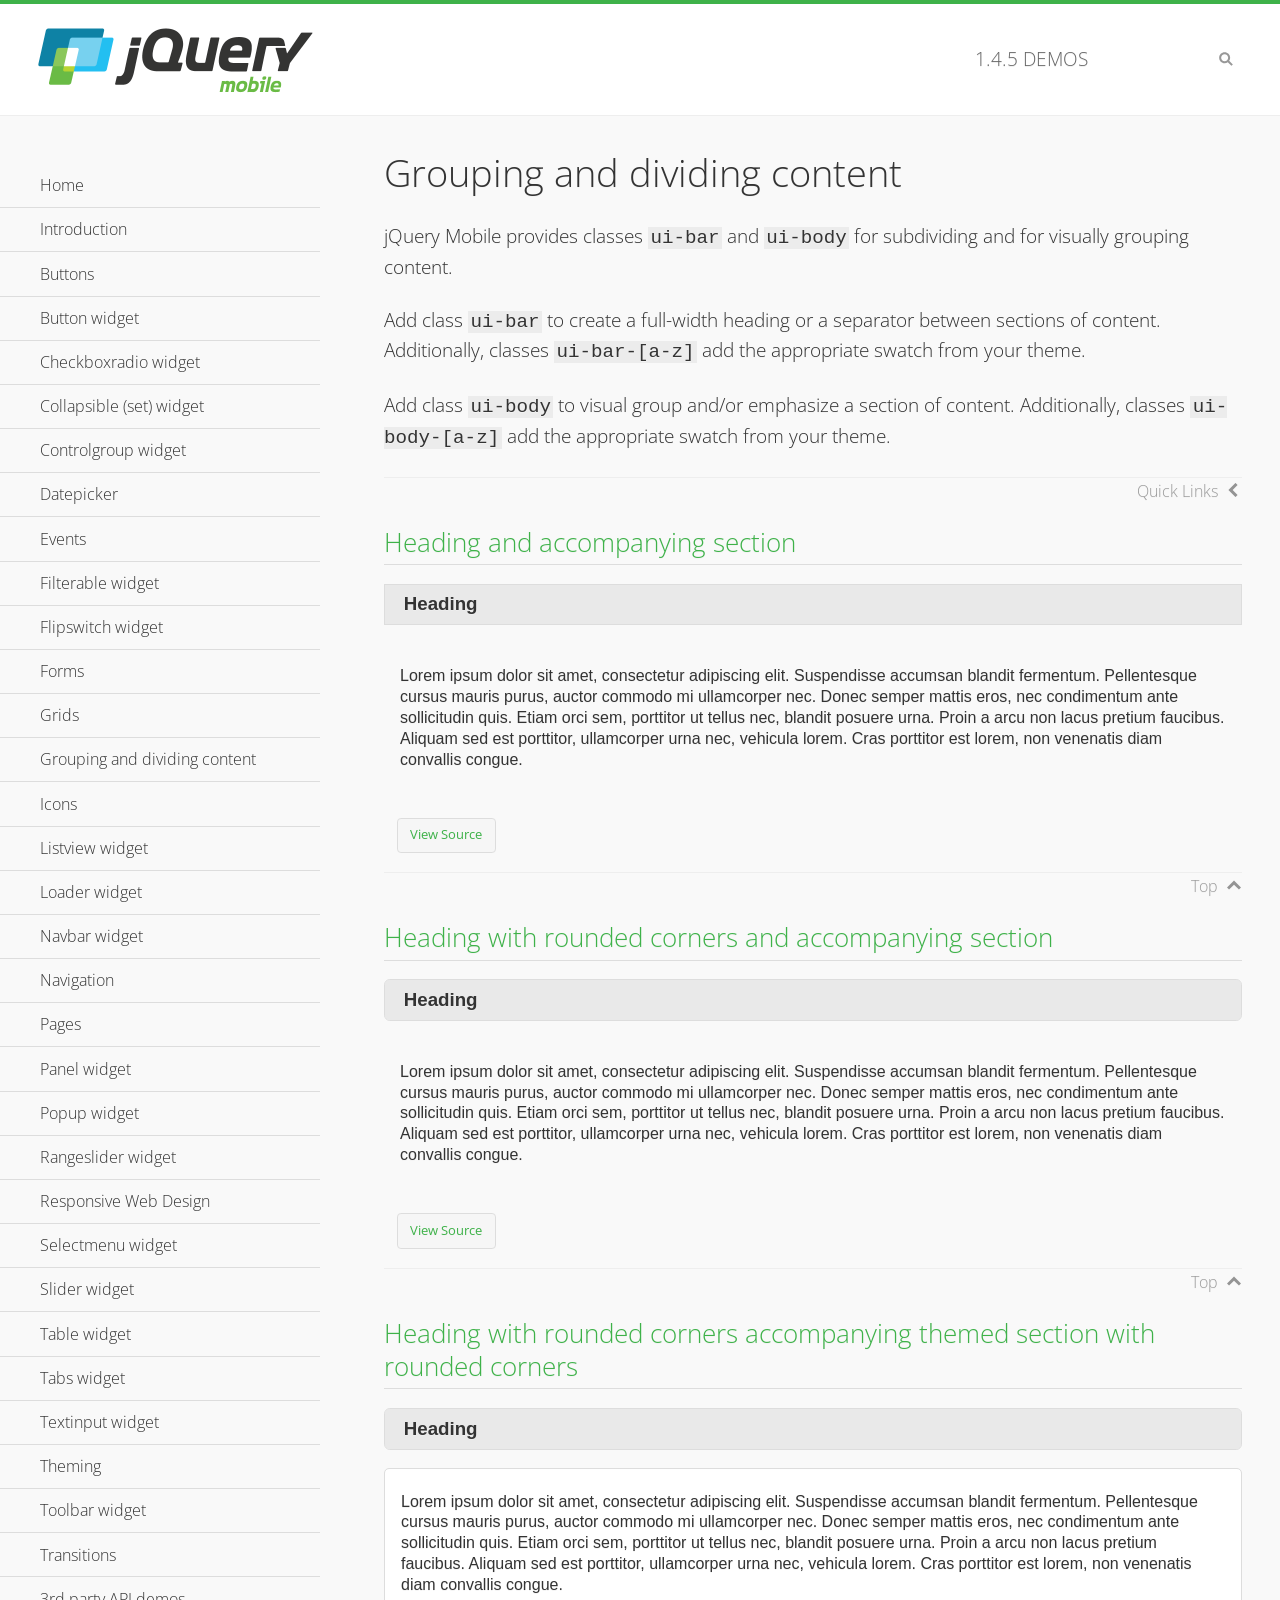
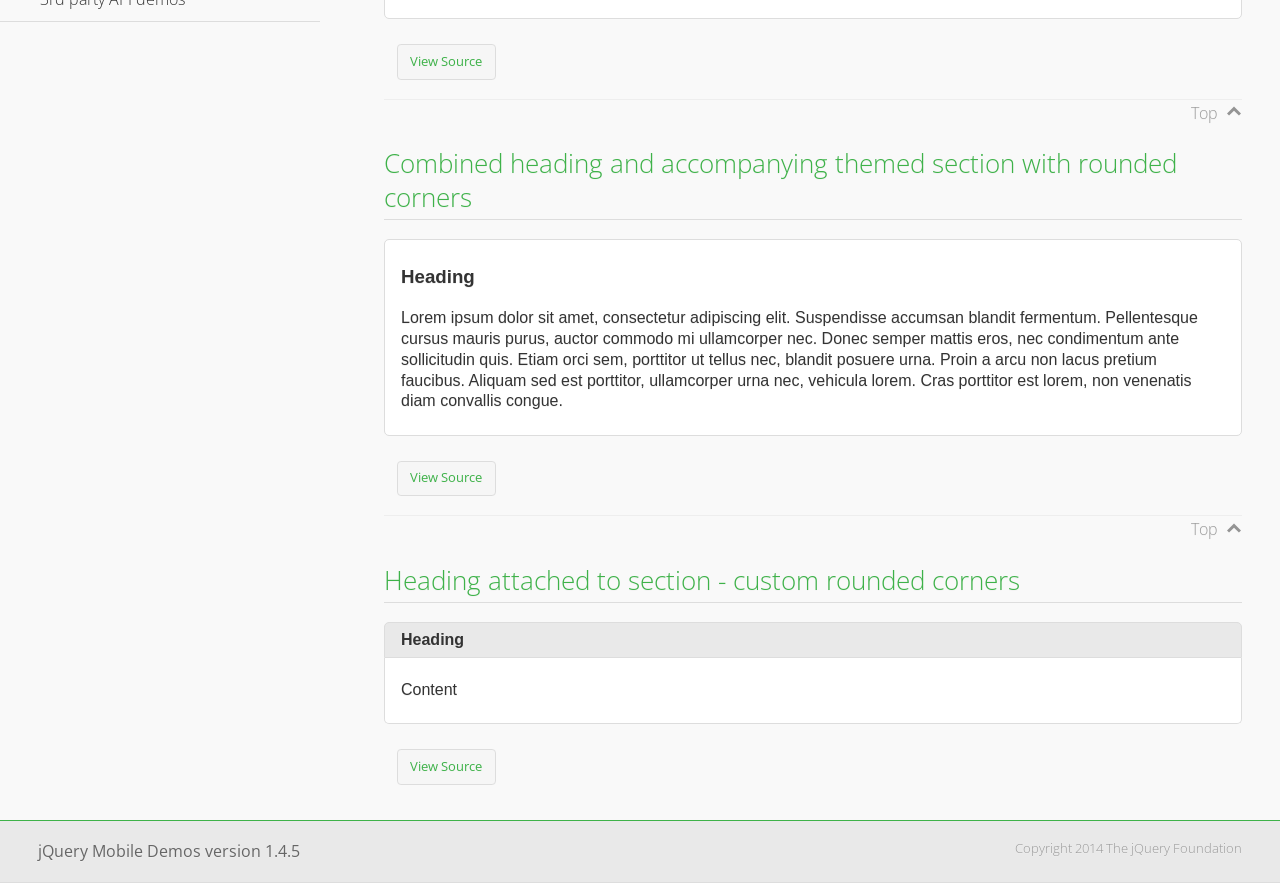
<file: www/js/jquerymobile/1.4.5/demos/body-bar-classes/index.html>
<!DOCTYPE html>
<html>
	<head>
	<meta charset="utf-8">
	<meta name="viewport" content="width=device-width, initial-scale=1">
	<title>Grouping and dividing content - jQuery Mobile Demos</title>
	<link rel="shortcut icon" href="../favicon.ico">
	<link rel="stylesheet" href="http://fonts.googleapis.com/css?family=Open+Sans:300,400,700">
	<link rel="stylesheet" href="../css/themes/default/jquery.mobile-1.4.5.min.css">
	<link rel="stylesheet" href="../_assets/css/jqm-demos.css">
	<script src="../js/jquery.js"></script>
	<script src="../_assets/js/index.js"></script>
	<script src="../js/jquery.mobile-1.4.5.min.js"></script>
  <style id="combined-heading-and-section">
    .custom-corners .ui-bar {
      -webkit-border-top-left-radius: inherit;
      border-top-left-radius: inherit;
      -webkit-border-top-right-radius: inherit;
      border-top-right-radius: inherit;
    }
    .custom-corners .ui-body {
      border-top-width: 0;
      -webkit-border-bottom-left-radius: inherit;
      border-bottom-left-radius: inherit;
      -webkit-border-bottom-right-radius: inherit;
      border-bottom-right-radius: inherit;
    }
  </style>
</head>
<body>
<div data-role="page" class="jqm-demos" data-quicklinks="true">

	<div data-role="header" class="jqm-header">
		<h2><a href="../" title="jQuery Mobile Demos home"><img src="../_assets/img/jquery-logo.png" alt="jQuery Mobile"></a></h2>
		<p><span class="jqm-version"></span> Demos</p>
		<a href="#" class="jqm-navmenu-link ui-btn ui-btn-icon-notext ui-corner-all ui-icon-bars ui-nodisc-icon ui-alt-icon ui-btn-left">Menu</a>
		<a href="#" class="jqm-search-link ui-btn ui-btn-icon-notext ui-corner-all ui-icon-search ui-nodisc-icon ui-alt-icon ui-btn-right">Search</a>
	</div><!-- /header -->

	<div role="main" class="ui-content jqm-content">

		<h1>Grouping and dividing content</h1>

		<p>jQuery Mobile provides classes <code>ui-bar</code> and <code>ui-body</code> for subdividing and for visually grouping content.</p>
		<p>Add class <code>ui-bar</code> to create a full-width heading or a separator between sections of content. Additionally, classes <code>ui-bar-[a-z]</code> add the appropriate swatch from your theme.</p>
		<p>Add class <code>ui-body</code> to visual group and/or emphasize a section of content. Additionally, classes <code>ui-body-[a-z]</code> add the appropriate swatch from your theme.</p>

		<h2>Heading and accompanying section</h2>

		<div data-demo-html="true">
      <h3 class="ui-bar ui-bar-a">Heading</h3>
			<div class="ui-body">
				<p>Lorem ipsum dolor sit amet, consectetur adipiscing elit. Suspendisse accumsan blandit fermentum. Pellentesque cursus mauris purus, auctor commodo mi ullamcorper nec. Donec semper mattis eros, nec condimentum ante sollicitudin quis. Etiam orci sem, porttitor ut tellus nec, blandit posuere urna. Proin a arcu non lacus pretium faucibus. Aliquam sed est porttitor, ullamcorper urna nec, vehicula lorem. Cras porttitor est lorem, non venenatis diam convallis congue.</p>
			</div>
		</div>

		<h2>Heading with rounded corners and accompanying section</h2>

		<div data-demo-html="true">
      <h3 class="ui-bar ui-bar-a ui-corner-all">Heading</h3>
			<div class="ui-body">
				<p>Lorem ipsum dolor sit amet, consectetur adipiscing elit. Suspendisse accumsan blandit fermentum. Pellentesque cursus mauris purus, auctor commodo mi ullamcorper nec. Donec semper mattis eros, nec condimentum ante sollicitudin quis. Etiam orci sem, porttitor ut tellus nec, blandit posuere urna. Proin a arcu non lacus pretium faucibus. Aliquam sed est porttitor, ullamcorper urna nec, vehicula lorem. Cras porttitor est lorem, non venenatis diam convallis congue.</p>
			</div>
		</div>

		<h2>Heading with rounded corners accompanying themed section with rounded corners</h2>

		<div data-demo-html="true">
      <h3 class="ui-bar ui-bar-a ui-corner-all">Heading</h3>
			<div class="ui-body ui-body-a ui-corner-all">
				<p>Lorem ipsum dolor sit amet, consectetur adipiscing elit. Suspendisse accumsan blandit fermentum. Pellentesque cursus mauris purus, auctor commodo mi ullamcorper nec. Donec semper mattis eros, nec condimentum ante sollicitudin quis. Etiam orci sem, porttitor ut tellus nec, blandit posuere urna. Proin a arcu non lacus pretium faucibus. Aliquam sed est porttitor, ullamcorper urna nec, vehicula lorem. Cras porttitor est lorem, non venenatis diam convallis congue.</p>
			</div>
		</div>

		<h2>Combined heading and accompanying themed section with rounded corners</h2>

		<div data-demo-html="true">
			<div class="ui-body ui-body-a ui-corner-all">
	      <h3>Heading</h3>
				<p>Lorem ipsum dolor sit amet, consectetur adipiscing elit. Suspendisse accumsan blandit fermentum. Pellentesque cursus mauris purus, auctor commodo mi ullamcorper nec. Donec semper mattis eros, nec condimentum ante sollicitudin quis. Etiam orci sem, porttitor ut tellus nec, blandit posuere urna. Proin a arcu non lacus pretium faucibus. Aliquam sed est porttitor, ullamcorper urna nec, vehicula lorem. Cras porttitor est lorem, non venenatis diam convallis congue.</p>
			</div>
		</div>

		<h2>Heading attached to section - custom rounded corners</h2>

		<div data-demo-html="true" data-demo-css="#combined-heading-and-section">
      <div class="ui-corner-all custom-corners">
        <div class="ui-bar ui-bar-a">
          <h3>Heading</h3>
        </div>
        <div class="ui-body ui-body-a">
          <p>Content</p>
        </div>
      </div>
		</div>

	</div><!-- /content -->
	    <div data-role="panel" class="jqm-navmenu-panel" data-position="left" data-display="overlay" data-theme="a">
	    	<ul class="jqm-list ui-alt-icon ui-nodisc-icon">
<li data-filtertext="demos homepage" data-icon="home"><a href=".././">Home</a></li>
<li data-filtertext="introduction overview getting started"><a href="../intro/" data-ajax="false">Introduction</a></li>
<li data-filtertext="buttons button markup buttonmarkup method anchor link button element"><a href="../button-markup/" data-ajax="false">Buttons</a></li>
<li data-filtertext="form button widget input button submit reset"><a href="../button/" data-ajax="false">Button widget</a></li>
<li data-role="collapsible" data-enhanced="true" data-collapsed-icon="carat-d" data-expanded-icon="carat-u" data-iconpos="right" data-inset="false" class="ui-collapsible ui-collapsible-themed-content ui-collapsible-collapsed">
	<h3 class="ui-collapsible-heading ui-collapsible-heading-collapsed">
		<a href="#" class="ui-collapsible-heading-toggle ui-btn ui-btn-icon-right ui-btn-inherit ui-icon-carat-d">
		    Checkboxradio widget<span class="ui-collapsible-heading-status"> click to expand contents</span>
		</a>
	</h3>
	<div class="ui-collapsible-content ui-body-inherit ui-collapsible-content-collapsed" aria-hidden="true">
		<ul>
			<li data-filtertext="form checkboxradio widget checkbox input checkboxes controlgroups"><a href="../checkboxradio-checkbox/" data-ajax="false">Checkboxes</a></li>
			<li data-filtertext="form checkboxradio widget radio input radio buttons controlgroups"><a href="../checkboxradio-radio/" data-ajax="false">Radio buttons</a></li>
		</ul>
	</div>
</li>
<li data-role="collapsible" data-enhanced="true" data-collapsed-icon="carat-d" data-expanded-icon="carat-u" data-iconpos="right" data-inset="false" class="ui-collapsible ui-collapsible-themed-content ui-collapsible-collapsed">
	<h3 class="ui-collapsible-heading ui-collapsible-heading-collapsed">
		<a href="#" class="ui-collapsible-heading-toggle ui-btn ui-btn-icon-right ui-btn-inherit ui-icon-carat-d">
			Collapsible (set) widget<span class="ui-collapsible-heading-status"> click to expand contents</span>
		</a>
	</h3>
	<div class="ui-collapsible-content ui-body-inherit ui-collapsible-content-collapsed" aria-hidden="true">
		<ul>
			<li data-filtertext="collapsibles content formatting"><a href="../collapsible/" data-ajax="false">Collapsible</a></li>
			<li data-filtertext="dynamic collapsible set accordion append expand"><a href="../collapsible-dynamic/" data-ajax="false">Dynamic collapsibles</a></li>
			<li data-filtertext="accordions collapsible set widget content formatting grouped collapsibles"><a href="../collapsibleset/" data-ajax="false">Collapsible set</a></li>
		</ul>
	</div>
</li>
<li data-role="collapsible" data-enhanced="true" data-collapsed-icon="carat-d" data-expanded-icon="carat-u" data-iconpos="right" data-inset="false" class="ui-collapsible ui-collapsible-themed-content ui-collapsible-collapsed">
	<h3 class="ui-collapsible-heading ui-collapsible-heading-collapsed">
		<a href="#" class="ui-collapsible-heading-toggle ui-btn ui-btn-icon-right ui-btn-inherit ui-icon-carat-d">
			Controlgroup widget<span class="ui-collapsible-heading-status"> click to expand contents</span>
		</a>
	</h3>
	<div class="ui-collapsible-content ui-body-inherit ui-collapsible-content-collapsed" aria-hidden="true">
		<ul>
			<li data-filtertext="controlgroups selectmenu checkboxradio input grouped buttons horizontal vertical"><a href="../controlgroup/" data-ajax="false">Controlgroup</a></li>
			<li data-filtertext="dynamic controlgroup dynamically add buttons"><a href="../controlgroup-dynamic/" data-ajax="false">Dynamic controlgroups</a></li>
		</ul>
	</div>
</li>
<li data-filtertext="form datepicker widget date input"><a href="../datepicker/" data-ajax="false">Datepicker</a></li>
<li data-role="collapsible" data-enhanced="true" data-collapsed-icon="carat-d" data-expanded-icon="carat-u" data-iconpos="right" data-inset="false" class="ui-collapsible ui-collapsible-themed-content ui-collapsible-collapsed">
	<h3 class="ui-collapsible-heading ui-collapsible-heading-collapsed">
		<a href="#" class="ui-collapsible-heading-toggle ui-btn ui-btn-icon-right ui-btn-inherit ui-icon-carat-d">
			Events<span class="ui-collapsible-heading-status"> click to expand contents</span>
		</a>
	</h3>
	<div class="ui-collapsible-content ui-body-inherit ui-collapsible-content-collapsed" aria-hidden="true">
		<ul>
			<li data-filtertext="swipe to delete list items listviews swipe events"><a href="../swipe-list/" data-ajax="false">Swipe list items</a></li>
			<li data-filtertext="swipe to navigate swipe page navigation swipe events"><a href="../swipe-page/" data-ajax="false">Swipe page navigation</a></li>
		</ul>
	</div>
</li>
<li data-filtertext="filterable filter elements sorting searching listview table"><a href="../filterable/" data-ajax="false">Filterable widget</a></li>
<li data-filtertext="form flipswitch widget flip toggle switch binary select checkbox input"><a href="../flipswitch/" data-ajax="false">Flipswitch widget</a></li>
<li data-role="collapsible" data-enhanced="true" data-collapsed-icon="carat-d" data-expanded-icon="carat-u" data-iconpos="right" data-inset="false" class="ui-collapsible ui-collapsible-themed-content ui-collapsible-collapsed">
	<h3 class="ui-collapsible-heading ui-collapsible-heading-collapsed">
		<a href="#" class="ui-collapsible-heading-toggle ui-btn ui-btn-icon-right ui-btn-inherit ui-icon-carat-d">
			Forms<span class="ui-collapsible-heading-status"> click to expand contents</span>
		</a>
	</h3>
	<div class="ui-collapsible-content ui-body-inherit ui-collapsible-content-collapsed" aria-hidden="true">
		<ul>
			<li data-filtertext="forms text checkbox radio range button submit reset inputs selects textarea slider flipswitch label form elements"><a href="../forms/" data-ajax="false">Forms</a></li>
			<li data-filtertext="form hide labels hidden accessible ui-hidden-accessible forms"><a href="../forms-label-hidden-accessible/" data-ajax="false">Hide labels</a></li>
			<li data-filtertext="form field containers fieldcontain ui-field-contain forms"><a href="../forms-field-contain/" data-ajax="false">Field containers</a></li>
			<li data-filtertext="forms disabled form elements"><a href="../forms-disabled/" data-ajax="false">Forms disabled</a></li>
			<li data-filtertext="forms gallery examples overview forms text checkbox radio range button submit reset inputs selects textarea slider flipswitch label form elements"><a href="../forms-gallery/" data-ajax="false">Forms gallery</a></li>
		</ul>
	</div>
</li>
<li data-role="collapsible" data-enhanced="true" data-collapsed-icon="carat-d" data-expanded-icon="carat-u" data-iconpos="right" data-inset="false" class="ui-collapsible ui-collapsible-themed-content ui-collapsible-collapsed">
	<h3 class="ui-collapsible-heading ui-collapsible-heading-collapsed">
		<a href="#" class="ui-collapsible-heading-toggle ui-btn ui-btn-icon-right ui-btn-inherit ui-icon-carat-d">
			Grids<span class="ui-collapsible-heading-status"> click to expand contents</span>
		</a>
	</h3>
	<div class="ui-collapsible-content ui-body-inherit ui-collapsible-content-collapsed" aria-hidden="true">
		<ul>
			<li data-filtertext="grids columns blocks content formatting rwd responsive css framework"><a href="../grids/" data-ajax="false">Grids</a></li>
			<li data-filtertext="buttons in grids css framework"><a href="../grids-buttons/" data-ajax="false">Buttons in grids</a></li>
			<li data-filtertext="custom responsive grids rwd css framework"><a href="../grids-custom-responsive/" data-ajax="false">Custom responsive grids</a></li>
		</ul>
	</div>
</li>
<li data-filtertext="blocks content formatting sections heading"><a href="../body-bar-classes/" data-ajax="false">Grouping and dividing content</a></li>
<li data-role="collapsible" data-enhanced="true" data-collapsed-icon="carat-d" data-expanded-icon="carat-u" data-iconpos="right" data-inset="false" class="ui-collapsible ui-collapsible-themed-content ui-collapsible-collapsed">
	<h3 class="ui-collapsible-heading ui-collapsible-heading-collapsed">
		<a href="#" class="ui-collapsible-heading-toggle ui-btn ui-btn-icon-right ui-btn-inherit ui-icon-carat-d">
			Icons<span class="ui-collapsible-heading-status"> click to expand contents</span>
		</a>
	</h3>
	<div class="ui-collapsible-content ui-body-inherit ui-collapsible-content-collapsed" aria-hidden="true">
		<ul>
			<li data-filtertext="button icons svg disc alt custom icon position"><a href="../icons/" data-ajax="false">Icons</a></li>
			<li data-filtertext=""><a href="../icons-grunticon/" data-ajax="false">Grunticon loader</a></li>
		</ul>
	</div>
</li>
<li data-role="collapsible" data-enhanced="true" data-collapsed-icon="carat-d" data-expanded-icon="carat-u" data-iconpos="right" data-inset="false" class="ui-collapsible ui-collapsible-themed-content ui-collapsible-collapsed">
	<h3 class="ui-collapsible-heading ui-collapsible-heading-collapsed">
		<a href="#" class="ui-collapsible-heading-toggle ui-btn ui-btn-icon-right ui-btn-inherit ui-icon-carat-d">
			Listview widget<span class="ui-collapsible-heading-status"> click to expand contents</span>
		</a>
	</h3>
	<div class="ui-collapsible-content ui-body-inherit ui-collapsible-content-collapsed" aria-hidden="true">
		<ul>
			<li data-filtertext="listview widget thumbnails icons nested split button collapsible ul ol"><a href="../listview/" data-ajax="false">Listview</a></li>
			<li data-filtertext="autocomplete filterable reveal listview filtertextbeforefilter placeholder"><a href="../listview-autocomplete/" data-ajax="false">Listview autocomplete</a></li>
			<li data-filtertext="autocomplete filterable reveal listview remote data filtertextbeforefilter placeholder"><a href="../listview-autocomplete-remote/" data-ajax="false">Listview autocomplete remote data</a></li>
			<li data-filtertext="autodividers anchor jump scroll linkbars listview lists ul ol"><a href="../listview-autodividers-linkbar/" data-ajax="false">Listview autodividers linkbar</a></li>
			<li data-filtertext="listview autodividers selector autodividersselector lists ul ol"><a href="../listview-autodividers-selector/" data-ajax="false">Listview autodividers selector</a></li>
			<li data-filtertext="listview nested list items"><a href="../listview-nested-lists/" data-ajax="false">Nested Listviews</a></li>
			<li data-filtertext="listview collapsible list items flat"><a href="../listview-collapsible-item-flat/" data-ajax="false">Listview collapsible list items (flat)</a></li>
			<li data-filtertext="listview collapsible list indented"><a href="../listview-collapsible-item-indented/" data-ajax="false">Listview collapsible list items (indented)</a></li>
			<li data-filtertext="grid listview responsive grids responsive listviews lists ul"><a href="../listview-grid/" data-ajax="false">Listview responsive grid</a></li>
		</ul>
	</div>
</li>
<li data-filtertext="loader widget page loading navigation overlay spinner"><a href="../loader/" data-ajax="false">Loader widget</a></li>
<li data-filtertext="navbar widget navmenu toolbars header footer"><a href="../navbar/" data-ajax="false">Navbar widget</a></li>
<li data-role="collapsible" data-enhanced="true" data-collapsed-icon="carat-d" data-expanded-icon="carat-u" data-iconpos="right" data-inset="false" class="ui-collapsible ui-collapsible-themed-content ui-collapsible-collapsed">
	<h3 class="ui-collapsible-heading ui-collapsible-heading-collapsed">
		<a href="#" class="ui-collapsible-heading-toggle ui-btn ui-btn-icon-right ui-btn-inherit ui-icon-carat-d">
			Navigation<span class="ui-collapsible-heading-status"> click to expand contents</span>
		</a>
	</h3>
	<div class="ui-collapsible-content ui-body-inherit ui-collapsible-content-collapsed" aria-hidden="true">
		<ul>
			<li data-filtertext="ajax navigation navigate widget history event method"><a href="../navigation/" data-ajax="false">Navigation</a></li>
			<li data-filtertext="linking pages page links navigation ajax prefetch cache"><a href="../navigation-linking-pages/" data-ajax="false">Linking pages</a></li>
			<!-- <li data-filtertext="php redirect server redirection server-side navigation"><a href="../navigation-php-redirect/" data-ajax="false">PHP redirect demo</a></li>-->
			<li data-filtertext="navigation redirection hash query"><a href="../navigation-hash-processing/" data-ajax="false">Hash processing demo</a></li>
			<li data-filtertext="navigation redirection hash query"><a href="../page-events/" data-ajax="false">Page Navigation Events</a></li>
		</ul>
	</div>
</li>
<li data-role="collapsible" data-enhanced="true" data-collapsed-icon="carat-d" data-expanded-icon="carat-u" data-iconpos="right" data-inset="false" class="ui-collapsible ui-collapsible-themed-content ui-collapsible-collapsed">
	<h3 class="ui-collapsible-heading ui-collapsible-heading-collapsed">
		<a href="#" class="ui-collapsible-heading-toggle ui-btn ui-btn-icon-right ui-btn-inherit ui-icon-carat-d">
			Pages<span class="ui-collapsible-heading-status"> click to expand contents</span>
		</a>
	</h3>
	<div class="ui-collapsible-content ui-body-inherit ui-collapsible-content-collapsed" aria-hidden="true">
		<ul>
			<li data-filtertext="pages page widget ajax navigation"><a href="../pages/" data-ajax="false">Pages</a></li>
			<li data-filtertext="single page"><a href="../pages-single-page/" data-ajax="false">Single page</a></li>
			<li data-filtertext="multipage multi-page page"><a href="../pages-multi-page/" data-ajax="false">Multi-page template</a></li>
			<li data-filtertext="dialog page widget modal popup"><a href="../pages-dialog/" data-ajax="false">Dialog page</a></li>
		</ul>
	</div>
</li>
<li data-role="collapsible" data-enhanced="true" data-collapsed-icon="carat-d" data-expanded-icon="carat-u" data-iconpos="right" data-inset="false" class="ui-collapsible ui-collapsible-themed-content ui-collapsible-collapsed">
	<h3 class="ui-collapsible-heading ui-collapsible-heading-collapsed">
		<a href="#" class="ui-collapsible-heading-toggle ui-btn ui-btn-icon-right ui-btn-inherit ui-icon-carat-d">
			Panel widget<span class="ui-collapsible-heading-status"> click to expand contents</span>
		</a>
	</h3>
	<div class="ui-collapsible-content ui-body-inherit ui-collapsible-content-collapsed" aria-hidden="true">
		<ul>
			<li data-filtertext="panel widget sliding panels reveal push overlay responsive"><a href="../panel/" data-ajax="false">Panel</a></li>
			<li data-filtertext=""><a href="../panel-external/" data-ajax="false">External panels</a></li>
			<li data-filtertext="panel "><a href="../panel-fixed/" data-ajax="false">Fixed panels</a></li>
			<li data-filtertext="panel slide panels sliding panels shadow rwd responsive breakpoint"><a href="../panel-responsive/" data-ajax="false">Panels responsive</a></li>
			<li data-filtertext="panel custom style custom panel width reveal shadow listview panel styling page background wrapper"><a href="../panel-styling/" data-ajax="false">Custom panel style</a></li>
			<li data-filtertext="panel open on swipe"><a href="../panel-swipe-open/" data-ajax="false">Panel open on swipe</a></li>
			<li data-filtertext="panels outside page internal external toolbars"><a href="../panel-external-internal/" data-ajax="false">Panel external and internal</a></li>
		</ul>
	</div>
</li>
<li data-role="collapsible" data-enhanced="true" data-collapsed-icon="carat-d" data-expanded-icon="carat-u" data-iconpos="right" data-inset="false" class="ui-collapsible ui-collapsible-themed-content ui-collapsible-collapsed">
	<h3 class="ui-collapsible-heading ui-collapsible-heading-collapsed">
		<a href="#" class="ui-collapsible-heading-toggle ui-btn ui-btn-icon-right ui-btn-inherit ui-icon-carat-d">
			Popup widget<span class="ui-collapsible-heading-status"> click to expand contents</span>
		</a>
	</h3>
	<div class="ui-collapsible-content ui-body-inherit ui-collapsible-content-collapsed" aria-hidden="true">
		<ul>
			<li data-filtertext="popup widget popups dialog modal transition tooltip lightbox form overlay screen flip pop fade transition"><a href="../popup/" data-ajax="false">Popup</a></li>
			<li data-filtertext="popup alignment position"><a href="../popup-alignment/" data-ajax="false">Popup alignment</a></li>
			<li data-filtertext="popup arrow size popups popover"><a href="../popup-arrow-size/" data-ajax="false">Popup arrow size</a></li>
			<li data-filtertext="dynamic popups popup images lightbox"><a href="../popup-dynamic/" data-ajax="false">Dynamic popups</a></li>
			<li data-filtertext="popups with iframes scaling"><a href="../popup-iframe/" data-ajax="false">Popups with iframes</a></li>
			<li data-filtertext="popup image scaling"><a href="../popup-image-scaling/" data-ajax="false">Popup image scaling</a></li>
			<li data-filtertext="external popup outside multi-page"><a href="../popup-outside-multipage/" data-ajax="false">Popup outside multi-page</a></li>
		</ul>
	</div>
</li>
<li data-filtertext="form rangeslider widget dual sliders dual handle sliders range input"><a href="../rangeslider/" data-ajax="false">Rangeslider widget</a></li>
<li data-filtertext="responsive web design rwd adaptive progressive enhancement PE accessible mobile breakpoints media query media queries"><a href="../rwd/" data-ajax="false">Responsive Web Design</a></li>
<li data-role="collapsible" data-enhanced="true" data-collapsed-icon="carat-d" data-expanded-icon="carat-u" data-iconpos="right" data-inset="false" class="ui-collapsible ui-collapsible-themed-content ui-collapsible-collapsed">
	<h3 class="ui-collapsible-heading ui-collapsible-heading-collapsed">
		<a href="#" class="ui-collapsible-heading-toggle ui-btn ui-btn-icon-right ui-btn-inherit ui-icon-carat-d">
			Selectmenu widget<span class="ui-collapsible-heading-status"> click to expand contents</span>
		</a>
	</h3>
	<div class="ui-collapsible-content ui-body-inherit ui-collapsible-content-collapsed" aria-hidden="true">
		<ul>
			<li data-filtertext="form selectmenu widget select input custom select menu selects"><a href="../selectmenu/" data-ajax="false">Selectmenu</a></li>
			<li data-filtertext="form custom select menu selectmenu widget custom menu option optgroup multiple selects"><a href="../selectmenu-custom/" data-ajax="false">Custom select menu</a></li>
			<li data-filtertext="filterable select filter popup dialog"><a href="../selectmenu-custom-filter/" data-ajax="false">Custom select menu with filter</a></li>
		</ul>
	</div>
</li>
<li data-role="collapsible" data-enhanced="true" data-collapsed-icon="carat-d" data-expanded-icon="carat-u" data-iconpos="right" data-inset="false" class="ui-collapsible ui-collapsible-themed-content ui-collapsible-collapsed">
	<h3 class="ui-collapsible-heading ui-collapsible-heading-collapsed">
		<a href="#" class="ui-collapsible-heading-toggle ui-btn ui-btn-icon-right ui-btn-inherit ui-icon-carat-d">
			Slider widget<span class="ui-collapsible-heading-status"> click to expand contents</span>
		</a>
	</h3>
	<div class="ui-collapsible-content ui-body-inherit ui-collapsible-content-collapsed" aria-hidden="true">
		<ul>
			<li data-filtertext="form slider widget range input single sliders"><a href="../slider/" data-ajax="false">Slider</a></li>
			<li data-filtertext="form slider widget flipswitch slider binary select flip toggle switch"><a href="../slider-flipswitch/" data-ajax="false">Slider flip toggle switch</a></li>
			<li data-filtertext="form slider tooltip handle value input range sliders"><a href="../slider-tooltip/" data-ajax="false">Slider tooltip</a></li>
		</ul>
	</div>
</li>
<li data-role="collapsible" data-enhanced="true" data-collapsed-icon="carat-d" data-expanded-icon="carat-u" data-iconpos="right" data-inset="false" class="ui-collapsible ui-collapsible-themed-content ui-collapsible-collapsed">
	<h3 class="ui-collapsible-heading ui-collapsible-heading-collapsed">
		<a href="#" class="ui-collapsible-heading-toggle ui-btn ui-btn-icon-right ui-btn-inherit ui-icon-carat-d">
			Table widget<span class="ui-collapsible-heading-status"> click to expand contents</span>
		</a>
	</h3>
	<div class="ui-collapsible-content ui-body-inherit ui-collapsible-content-collapsed" aria-hidden="true">
		<ul>
			<li data-filtertext="table widget reflow column toggle th td responsive tables rwd hide show tabular"><a href="../table-column-toggle/" data-ajax="false">Table Column Toggle</a></li>
			<li data-filtertext="table column toggle phone comparison demo"><a href="../table-column-toggle-example/" data-ajax="false">Table Column Toggle demo</a></li>
			<li data-filtertext="responsive tables table column toggle heading groups rwd breakpoint"><a href="../table-column-toggle-heading-groups/" data-ajax="false">Table Column Toggle heading groups</a></li>
			<li data-filtertext="responsive tables table column toggle hide rwd breakpoint customization options"><a href="../table-column-toggle-options/" data-ajax="false">Table Column Toggle options</a></li>
			<li data-filtertext="table reflow th td responsive rwd columns tabular"><a href="../table-reflow/" data-ajax="false">Table Reflow</a></li>
			<li data-filtertext="responsive tables table reflow heading groups rwd breakpoint"><a href="../table-reflow-heading-groups/" data-ajax="false">Table Reflow heading groups</a></li>
			<li data-filtertext="responsive tables table reflow stripes strokes table style"><a href="../table-reflow-stripes-strokes/" data-ajax="false">Table Reflow stripes and strokes</a></li>
			<li data-filtertext="responsive tables table reflow stack custom styles"><a href="../table-reflow-styling/" data-ajax="false">Table Reflow custom styles</a></li>
		</ul>
	</div>
</li>
<li data-filtertext="ui tabs widget"><a href="../tabs/" data-ajax="false">Tabs widget</a></li>
<li data-filtertext="form textinput widget text input textarea number date time tel email file color password"><a href="../textinput/" data-ajax="false">Textinput widget</a></li>
<li data-role="collapsible" data-enhanced="true" data-collapsed-icon="carat-d" data-expanded-icon="carat-u" data-iconpos="right" data-inset="false" class="ui-collapsible ui-collapsible-themed-content ui-collapsible-collapsed">
	<h3 class="ui-collapsible-heading ui-collapsible-heading-collapsed">
		<a href="#" class="ui-collapsible-heading-toggle ui-btn ui-btn-icon-right ui-btn-inherit ui-icon-carat-d">
			Theming<span class="ui-collapsible-heading-status"> click to expand contents</span>
		</a>
	</h3>
	<div class="ui-collapsible-content ui-body-inherit ui-collapsible-content-collapsed" aria-hidden="true">
		<ul>
			<li data-filtertext="default theme swatches theming style css"><a href="../theme-default/" data-ajax="false">Default theme</a></li>
			<li data-filtertext="classic theme old theme swatches theming style css"><a href="../theme-classic/" data-ajax="false">Classic theme</a></li>
		</ul>
	</div>
</li>
<li data-role="collapsible" data-enhanced="true" data-collapsed-icon="carat-d" data-expanded-icon="carat-u" data-iconpos="right" data-inset="false" class="ui-collapsible ui-collapsible-themed-content ui-collapsible-collapsed">
	<h3 class="ui-collapsible-heading ui-collapsible-heading-collapsed">
		<a href="#" class="ui-collapsible-heading-toggle ui-btn ui-btn-icon-right ui-btn-inherit ui-icon-carat-d">
			Toolbar widget<span class="ui-collapsible-heading-status"> click to expand contents</span>
		</a>
	</h3>
	<div class="ui-collapsible-content ui-body-inherit ui-collapsible-content-collapsed" aria-hidden="true">
		<ul>
			<li data-filtertext="toolbar widget header footer toolbars fixed fullscreen external sections"><a href="../toolbar/" data-ajax="false">Toolbar</a></li>
			<li data-filtertext="dynamic toolbars dynamically add toolbar header footer"><a href="../toolbar-dynamic/" data-ajax="false">Dynamic toolbars</a></li>
			<li data-filtertext="external toolbars header footer"><a href="../toolbar-external/" data-ajax="false">External toolbars</a></li>
			<li data-filtertext="fixed toolbars header footer"><a href="../toolbar-fixed/" data-ajax="false">Fixed toolbars</a></li>
			<li data-filtertext="fixed fullscreen toolbars header footer"><a href="../toolbar-fixed-fullscreen/" data-ajax="false">Fullscreen toolbars</a></li>
			<li data-filtertext="external fixed toolbars header footer"><a href="../toolbar-fixed-external/" data-ajax="false">Fixed external toolbars</a></li>
			<li data-filtertext="external persistent toolbars header footer navbar navmenu"><a href="../toolbar-fixed-persistent/" data-ajax="false">Persistent toolbars</a></li>
			<li data-filtertext="external ajax optimized toolbars persistent toolbars header footer navbar"><a href="../toolbar-fixed-persistent-optimized/" data-ajax="false">Ajax optimized toolbars</a></li>
			<li data-filtertext="form in toolbars header footer"><a href="../toolbar-fixed-forms/" data-ajax="false">Form in toolbar</a></li>
		</ul>
	</div>
</li>
<li data-filtertext="page transitions animated pages popup navigation flip slide fade pop"><a href="../transitions/" data-ajax="false">Transitions</a></li>
<li data-role="collapsible" data-enhanced="true" data-collapsed-icon="carat-d" data-expanded-icon="carat-u" data-iconpos="right" data-inset="false" class="ui-collapsible ui-collapsible-themed-content ui-collapsible-collapsed">
	<h3 class="ui-collapsible-heading ui-collapsible-heading-collapsed">
		<a href="#" class="ui-collapsible-heading-toggle ui-btn ui-btn-icon-right ui-btn-inherit ui-icon-carat-d">
			3rd party API demos<span class="ui-collapsible-heading-status"> click to expand contents</span>
		</a>
	</h3>
	<div class="ui-collapsible-content ui-body-inherit ui-collapsible-content-collapsed" aria-hidden="true">
		<ul>
			<li data-filtertext="backbone requirejs navigation router"><a href="../backbone-requirejs/" data-ajax="false">Backbone RequireJS</a></li>
			<li data-filtertext="google maps geolocation demo"><a href="../map-geolocation/" data-ajax="false">Google Maps geolocation</a></li>
			<li data-filtertext="google maps hybrid"><a href="../map-list-toggle/" data-ajax="false">Google Maps list toggle</a></li>
		</ul>
	</div>
</li>



		     </ul>
		</div><!-- /panel -->


	<div data-role="footer" data-position="fixed" data-tap-toggle="false" class="jqm-footer">
		<p>jQuery Mobile Demos version <span class="jqm-version"></span></p>
		<p>Copyright 2014 The jQuery Foundation</p>
	</div><!-- /footer -->
	<!-- TODO: This should become an external panel so we can add input to markup (unique ID) -->
    <div data-role="panel" class="jqm-search-panel" data-position="right" data-display="overlay" data-theme="a">
		<div class="jqm-search">
			<ul class="jqm-list" data-filter-placeholder="Search demos..." data-filter-reveal="true">
<li data-filtertext="demos homepage" data-icon="home"><a href=".././">Home</a></li>
<li data-filtertext="introduction overview getting started"><a href="../intro/" data-ajax="false">Introduction</a></li>
<li data-filtertext="buttons button markup buttonmarkup method anchor link button element"><a href="../button-markup/" data-ajax="false">Buttons</a></li>
<li data-filtertext="form button widget input button submit reset"><a href="../button/" data-ajax="false">Button widget</a></li>
<li data-role="collapsible" data-enhanced="true" data-collapsed-icon="carat-d" data-expanded-icon="carat-u" data-iconpos="right" data-inset="false" class="ui-collapsible ui-collapsible-themed-content ui-collapsible-collapsed">
	<h3 class="ui-collapsible-heading ui-collapsible-heading-collapsed">
		<a href="#" class="ui-collapsible-heading-toggle ui-btn ui-btn-icon-right ui-btn-inherit ui-icon-carat-d">
		    Checkboxradio widget<span class="ui-collapsible-heading-status"> click to expand contents</span>
		</a>
	</h3>
	<div class="ui-collapsible-content ui-body-inherit ui-collapsible-content-collapsed" aria-hidden="true">
		<ul>
			<li data-filtertext="form checkboxradio widget checkbox input checkboxes controlgroups"><a href="../checkboxradio-checkbox/" data-ajax="false">Checkboxes</a></li>
			<li data-filtertext="form checkboxradio widget radio input radio buttons controlgroups"><a href="../checkboxradio-radio/" data-ajax="false">Radio buttons</a></li>
		</ul>
	</div>
</li>
<li data-role="collapsible" data-enhanced="true" data-collapsed-icon="carat-d" data-expanded-icon="carat-u" data-iconpos="right" data-inset="false" class="ui-collapsible ui-collapsible-themed-content ui-collapsible-collapsed">
	<h3 class="ui-collapsible-heading ui-collapsible-heading-collapsed">
		<a href="#" class="ui-collapsible-heading-toggle ui-btn ui-btn-icon-right ui-btn-inherit ui-icon-carat-d">
			Collapsible (set) widget<span class="ui-collapsible-heading-status"> click to expand contents</span>
		</a>
	</h3>
	<div class="ui-collapsible-content ui-body-inherit ui-collapsible-content-collapsed" aria-hidden="true">
		<ul>
			<li data-filtertext="collapsibles content formatting"><a href="../collapsible/" data-ajax="false">Collapsible</a></li>
			<li data-filtertext="dynamic collapsible set accordion append expand"><a href="../collapsible-dynamic/" data-ajax="false">Dynamic collapsibles</a></li>
			<li data-filtertext="accordions collapsible set widget content formatting grouped collapsibles"><a href="../collapsibleset/" data-ajax="false">Collapsible set</a></li>
		</ul>
	</div>
</li>
<li data-role="collapsible" data-enhanced="true" data-collapsed-icon="carat-d" data-expanded-icon="carat-u" data-iconpos="right" data-inset="false" class="ui-collapsible ui-collapsible-themed-content ui-collapsible-collapsed">
	<h3 class="ui-collapsible-heading ui-collapsible-heading-collapsed">
		<a href="#" class="ui-collapsible-heading-toggle ui-btn ui-btn-icon-right ui-btn-inherit ui-icon-carat-d">
			Controlgroup widget<span class="ui-collapsible-heading-status"> click to expand contents</span>
		</a>
	</h3>
	<div class="ui-collapsible-content ui-body-inherit ui-collapsible-content-collapsed" aria-hidden="true">
		<ul>
			<li data-filtertext="controlgroups selectmenu checkboxradio input grouped buttons horizontal vertical"><a href="../controlgroup/" data-ajax="false">Controlgroup</a></li>
			<li data-filtertext="dynamic controlgroup dynamically add buttons"><a href="../controlgroup-dynamic/" data-ajax="false">Dynamic controlgroups</a></li>
		</ul>
	</div>
</li>
<li data-filtertext="form datepicker widget date input"><a href="../datepicker/" data-ajax="false">Datepicker</a></li>
<li data-role="collapsible" data-enhanced="true" data-collapsed-icon="carat-d" data-expanded-icon="carat-u" data-iconpos="right" data-inset="false" class="ui-collapsible ui-collapsible-themed-content ui-collapsible-collapsed">
	<h3 class="ui-collapsible-heading ui-collapsible-heading-collapsed">
		<a href="#" class="ui-collapsible-heading-toggle ui-btn ui-btn-icon-right ui-btn-inherit ui-icon-carat-d">
			Events<span class="ui-collapsible-heading-status"> click to expand contents</span>
		</a>
	</h3>
	<div class="ui-collapsible-content ui-body-inherit ui-collapsible-content-collapsed" aria-hidden="true">
		<ul>
			<li data-filtertext="swipe to delete list items listviews swipe events"><a href="../swipe-list/" data-ajax="false">Swipe list items</a></li>
			<li data-filtertext="swipe to navigate swipe page navigation swipe events"><a href="../swipe-page/" data-ajax="false">Swipe page navigation</a></li>
		</ul>
	</div>
</li>
<li data-filtertext="filterable filter elements sorting searching listview table"><a href="../filterable/" data-ajax="false">Filterable widget</a></li>
<li data-filtertext="form flipswitch widget flip toggle switch binary select checkbox input"><a href="../flipswitch/" data-ajax="false">Flipswitch widget</a></li>
<li data-role="collapsible" data-enhanced="true" data-collapsed-icon="carat-d" data-expanded-icon="carat-u" data-iconpos="right" data-inset="false" class="ui-collapsible ui-collapsible-themed-content ui-collapsible-collapsed">
	<h3 class="ui-collapsible-heading ui-collapsible-heading-collapsed">
		<a href="#" class="ui-collapsible-heading-toggle ui-btn ui-btn-icon-right ui-btn-inherit ui-icon-carat-d">
			Forms<span class="ui-collapsible-heading-status"> click to expand contents</span>
		</a>
	</h3>
	<div class="ui-collapsible-content ui-body-inherit ui-collapsible-content-collapsed" aria-hidden="true">
		<ul>
			<li data-filtertext="forms text checkbox radio range button submit reset inputs selects textarea slider flipswitch label form elements"><a href="../forms/" data-ajax="false">Forms</a></li>
			<li data-filtertext="form hide labels hidden accessible ui-hidden-accessible forms"><a href="../forms-label-hidden-accessible/" data-ajax="false">Hide labels</a></li>
			<li data-filtertext="form field containers fieldcontain ui-field-contain forms"><a href="../forms-field-contain/" data-ajax="false">Field containers</a></li>
			<li data-filtertext="forms disabled form elements"><a href="../forms-disabled/" data-ajax="false">Forms disabled</a></li>
			<li data-filtertext="forms gallery examples overview forms text checkbox radio range button submit reset inputs selects textarea slider flipswitch label form elements"><a href="../forms-gallery/" data-ajax="false">Forms gallery</a></li>
		</ul>
	</div>
</li>
<li data-role="collapsible" data-enhanced="true" data-collapsed-icon="carat-d" data-expanded-icon="carat-u" data-iconpos="right" data-inset="false" class="ui-collapsible ui-collapsible-themed-content ui-collapsible-collapsed">
	<h3 class="ui-collapsible-heading ui-collapsible-heading-collapsed">
		<a href="#" class="ui-collapsible-heading-toggle ui-btn ui-btn-icon-right ui-btn-inherit ui-icon-carat-d">
			Grids<span class="ui-collapsible-heading-status"> click to expand contents</span>
		</a>
	</h3>
	<div class="ui-collapsible-content ui-body-inherit ui-collapsible-content-collapsed" aria-hidden="true">
		<ul>
			<li data-filtertext="grids columns blocks content formatting rwd responsive css framework"><a href="../grids/" data-ajax="false">Grids</a></li>
			<li data-filtertext="buttons in grids css framework"><a href="../grids-buttons/" data-ajax="false">Buttons in grids</a></li>
			<li data-filtertext="custom responsive grids rwd css framework"><a href="../grids-custom-responsive/" data-ajax="false">Custom responsive grids</a></li>
		</ul>
	</div>
</li>
<li data-filtertext="blocks content formatting sections heading"><a href="../body-bar-classes/" data-ajax="false">Grouping and dividing content</a></li>
<li data-role="collapsible" data-enhanced="true" data-collapsed-icon="carat-d" data-expanded-icon="carat-u" data-iconpos="right" data-inset="false" class="ui-collapsible ui-collapsible-themed-content ui-collapsible-collapsed">
	<h3 class="ui-collapsible-heading ui-collapsible-heading-collapsed">
		<a href="#" class="ui-collapsible-heading-toggle ui-btn ui-btn-icon-right ui-btn-inherit ui-icon-carat-d">
			Icons<span class="ui-collapsible-heading-status"> click to expand contents</span>
		</a>
	</h3>
	<div class="ui-collapsible-content ui-body-inherit ui-collapsible-content-collapsed" aria-hidden="true">
		<ul>
			<li data-filtertext="button icons svg disc alt custom icon position"><a href="../icons/" data-ajax="false">Icons</a></li>
			<li data-filtertext=""><a href="../icons-grunticon/" data-ajax="false">Grunticon loader</a></li>
		</ul>
	</div>
</li>
<li data-role="collapsible" data-enhanced="true" data-collapsed-icon="carat-d" data-expanded-icon="carat-u" data-iconpos="right" data-inset="false" class="ui-collapsible ui-collapsible-themed-content ui-collapsible-collapsed">
	<h3 class="ui-collapsible-heading ui-collapsible-heading-collapsed">
		<a href="#" class="ui-collapsible-heading-toggle ui-btn ui-btn-icon-right ui-btn-inherit ui-icon-carat-d">
			Listview widget<span class="ui-collapsible-heading-status"> click to expand contents</span>
		</a>
	</h3>
	<div class="ui-collapsible-content ui-body-inherit ui-collapsible-content-collapsed" aria-hidden="true">
		<ul>
			<li data-filtertext="listview widget thumbnails icons nested split button collapsible ul ol"><a href="../listview/" data-ajax="false">Listview</a></li>
			<li data-filtertext="autocomplete filterable reveal listview filtertextbeforefilter placeholder"><a href="../listview-autocomplete/" data-ajax="false">Listview autocomplete</a></li>
			<li data-filtertext="autocomplete filterable reveal listview remote data filtertextbeforefilter placeholder"><a href="../listview-autocomplete-remote/" data-ajax="false">Listview autocomplete remote data</a></li>
			<li data-filtertext="autodividers anchor jump scroll linkbars listview lists ul ol"><a href="../listview-autodividers-linkbar/" data-ajax="false">Listview autodividers linkbar</a></li>
			<li data-filtertext="listview autodividers selector autodividersselector lists ul ol"><a href="../listview-autodividers-selector/" data-ajax="false">Listview autodividers selector</a></li>
			<li data-filtertext="listview nested list items"><a href="../listview-nested-lists/" data-ajax="false">Nested Listviews</a></li>
			<li data-filtertext="listview collapsible list items flat"><a href="../listview-collapsible-item-flat/" data-ajax="false">Listview collapsible list items (flat)</a></li>
			<li data-filtertext="listview collapsible list indented"><a href="../listview-collapsible-item-indented/" data-ajax="false">Listview collapsible list items (indented)</a></li>
			<li data-filtertext="grid listview responsive grids responsive listviews lists ul"><a href="../listview-grid/" data-ajax="false">Listview responsive grid</a></li>
		</ul>
	</div>
</li>
<li data-filtertext="loader widget page loading navigation overlay spinner"><a href="../loader/" data-ajax="false">Loader widget</a></li>
<li data-filtertext="navbar widget navmenu toolbars header footer"><a href="../navbar/" data-ajax="false">Navbar widget</a></li>
<li data-role="collapsible" data-enhanced="true" data-collapsed-icon="carat-d" data-expanded-icon="carat-u" data-iconpos="right" data-inset="false" class="ui-collapsible ui-collapsible-themed-content ui-collapsible-collapsed">
	<h3 class="ui-collapsible-heading ui-collapsible-heading-collapsed">
		<a href="#" class="ui-collapsible-heading-toggle ui-btn ui-btn-icon-right ui-btn-inherit ui-icon-carat-d">
			Navigation<span class="ui-collapsible-heading-status"> click to expand contents</span>
		</a>
	</h3>
	<div class="ui-collapsible-content ui-body-inherit ui-collapsible-content-collapsed" aria-hidden="true">
		<ul>
			<li data-filtertext="ajax navigation navigate widget history event method"><a href="../navigation/" data-ajax="false">Navigation</a></li>
			<li data-filtertext="linking pages page links navigation ajax prefetch cache"><a href="../navigation-linking-pages/" data-ajax="false">Linking pages</a></li>
			<!-- <li data-filtertext="php redirect server redirection server-side navigation"><a href="../navigation-php-redirect/" data-ajax="false">PHP redirect demo</a></li>-->
			<li data-filtertext="navigation redirection hash query"><a href="../navigation-hash-processing/" data-ajax="false">Hash processing demo</a></li>
			<li data-filtertext="navigation redirection hash query"><a href="../page-events/" data-ajax="false">Page Navigation Events</a></li>
		</ul>
	</div>
</li>
<li data-role="collapsible" data-enhanced="true" data-collapsed-icon="carat-d" data-expanded-icon="carat-u" data-iconpos="right" data-inset="false" class="ui-collapsible ui-collapsible-themed-content ui-collapsible-collapsed">
	<h3 class="ui-collapsible-heading ui-collapsible-heading-collapsed">
		<a href="#" class="ui-collapsible-heading-toggle ui-btn ui-btn-icon-right ui-btn-inherit ui-icon-carat-d">
			Pages<span class="ui-collapsible-heading-status"> click to expand contents</span>
		</a>
	</h3>
	<div class="ui-collapsible-content ui-body-inherit ui-collapsible-content-collapsed" aria-hidden="true">
		<ul>
			<li data-filtertext="pages page widget ajax navigation"><a href="../pages/" data-ajax="false">Pages</a></li>
			<li data-filtertext="single page"><a href="../pages-single-page/" data-ajax="false">Single page</a></li>
			<li data-filtertext="multipage multi-page page"><a href="../pages-multi-page/" data-ajax="false">Multi-page template</a></li>
			<li data-filtertext="dialog page widget modal popup"><a href="../pages-dialog/" data-ajax="false">Dialog page</a></li>
		</ul>
	</div>
</li>
<li data-role="collapsible" data-enhanced="true" data-collapsed-icon="carat-d" data-expanded-icon="carat-u" data-iconpos="right" data-inset="false" class="ui-collapsible ui-collapsible-themed-content ui-collapsible-collapsed">
	<h3 class="ui-collapsible-heading ui-collapsible-heading-collapsed">
		<a href="#" class="ui-collapsible-heading-toggle ui-btn ui-btn-icon-right ui-btn-inherit ui-icon-carat-d">
			Panel widget<span class="ui-collapsible-heading-status"> click to expand contents</span>
		</a>
	</h3>
	<div class="ui-collapsible-content ui-body-inherit ui-collapsible-content-collapsed" aria-hidden="true">
		<ul>
			<li data-filtertext="panel widget sliding panels reveal push overlay responsive"><a href="../panel/" data-ajax="false">Panel</a></li>
			<li data-filtertext=""><a href="../panel-external/" data-ajax="false">External panels</a></li>
			<li data-filtertext="panel "><a href="../panel-fixed/" data-ajax="false">Fixed panels</a></li>
			<li data-filtertext="panel slide panels sliding panels shadow rwd responsive breakpoint"><a href="../panel-responsive/" data-ajax="false">Panels responsive</a></li>
			<li data-filtertext="panel custom style custom panel width reveal shadow listview panel styling page background wrapper"><a href="../panel-styling/" data-ajax="false">Custom panel style</a></li>
			<li data-filtertext="panel open on swipe"><a href="../panel-swipe-open/" data-ajax="false">Panel open on swipe</a></li>
			<li data-filtertext="panels outside page internal external toolbars"><a href="../panel-external-internal/" data-ajax="false">Panel external and internal</a></li>
		</ul>
	</div>
</li>
<li data-role="collapsible" data-enhanced="true" data-collapsed-icon="carat-d" data-expanded-icon="carat-u" data-iconpos="right" data-inset="false" class="ui-collapsible ui-collapsible-themed-content ui-collapsible-collapsed">
	<h3 class="ui-collapsible-heading ui-collapsible-heading-collapsed">
		<a href="#" class="ui-collapsible-heading-toggle ui-btn ui-btn-icon-right ui-btn-inherit ui-icon-carat-d">
			Popup widget<span class="ui-collapsible-heading-status"> click to expand contents</span>
		</a>
	</h3>
	<div class="ui-collapsible-content ui-body-inherit ui-collapsible-content-collapsed" aria-hidden="true">
		<ul>
			<li data-filtertext="popup widget popups dialog modal transition tooltip lightbox form overlay screen flip pop fade transition"><a href="../popup/" data-ajax="false">Popup</a></li>
			<li data-filtertext="popup alignment position"><a href="../popup-alignment/" data-ajax="false">Popup alignment</a></li>
			<li data-filtertext="popup arrow size popups popover"><a href="../popup-arrow-size/" data-ajax="false">Popup arrow size</a></li>
			<li data-filtertext="dynamic popups popup images lightbox"><a href="../popup-dynamic/" data-ajax="false">Dynamic popups</a></li>
			<li data-filtertext="popups with iframes scaling"><a href="../popup-iframe/" data-ajax="false">Popups with iframes</a></li>
			<li data-filtertext="popup image scaling"><a href="../popup-image-scaling/" data-ajax="false">Popup image scaling</a></li>
			<li data-filtertext="external popup outside multi-page"><a href="../popup-outside-multipage/" data-ajax="false">Popup outside multi-page</a></li>
		</ul>
	</div>
</li>
<li data-filtertext="form rangeslider widget dual sliders dual handle sliders range input"><a href="../rangeslider/" data-ajax="false">Rangeslider widget</a></li>
<li data-filtertext="responsive web design rwd adaptive progressive enhancement PE accessible mobile breakpoints media query media queries"><a href="../rwd/" data-ajax="false">Responsive Web Design</a></li>
<li data-role="collapsible" data-enhanced="true" data-collapsed-icon="carat-d" data-expanded-icon="carat-u" data-iconpos="right" data-inset="false" class="ui-collapsible ui-collapsible-themed-content ui-collapsible-collapsed">
	<h3 class="ui-collapsible-heading ui-collapsible-heading-collapsed">
		<a href="#" class="ui-collapsible-heading-toggle ui-btn ui-btn-icon-right ui-btn-inherit ui-icon-carat-d">
			Selectmenu widget<span class="ui-collapsible-heading-status"> click to expand contents</span>
		</a>
	</h3>
	<div class="ui-collapsible-content ui-body-inherit ui-collapsible-content-collapsed" aria-hidden="true">
		<ul>
			<li data-filtertext="form selectmenu widget select input custom select menu selects"><a href="../selectmenu/" data-ajax="false">Selectmenu</a></li>
			<li data-filtertext="form custom select menu selectmenu widget custom menu option optgroup multiple selects"><a href="../selectmenu-custom/" data-ajax="false">Custom select menu</a></li>
			<li data-filtertext="filterable select filter popup dialog"><a href="../selectmenu-custom-filter/" data-ajax="false">Custom select menu with filter</a></li>
		</ul>
	</div>
</li>
<li data-role="collapsible" data-enhanced="true" data-collapsed-icon="carat-d" data-expanded-icon="carat-u" data-iconpos="right" data-inset="false" class="ui-collapsible ui-collapsible-themed-content ui-collapsible-collapsed">
	<h3 class="ui-collapsible-heading ui-collapsible-heading-collapsed">
		<a href="#" class="ui-collapsible-heading-toggle ui-btn ui-btn-icon-right ui-btn-inherit ui-icon-carat-d">
			Slider widget<span class="ui-collapsible-heading-status"> click to expand contents</span>
		</a>
	</h3>
	<div class="ui-collapsible-content ui-body-inherit ui-collapsible-content-collapsed" aria-hidden="true">
		<ul>
			<li data-filtertext="form slider widget range input single sliders"><a href="../slider/" data-ajax="false">Slider</a></li>
			<li data-filtertext="form slider widget flipswitch slider binary select flip toggle switch"><a href="../slider-flipswitch/" data-ajax="false">Slider flip toggle switch</a></li>
			<li data-filtertext="form slider tooltip handle value input range sliders"><a href="../slider-tooltip/" data-ajax="false">Slider tooltip</a></li>
		</ul>
	</div>
</li>
<li data-role="collapsible" data-enhanced="true" data-collapsed-icon="carat-d" data-expanded-icon="carat-u" data-iconpos="right" data-inset="false" class="ui-collapsible ui-collapsible-themed-content ui-collapsible-collapsed">
	<h3 class="ui-collapsible-heading ui-collapsible-heading-collapsed">
		<a href="#" class="ui-collapsible-heading-toggle ui-btn ui-btn-icon-right ui-btn-inherit ui-icon-carat-d">
			Table widget<span class="ui-collapsible-heading-status"> click to expand contents</span>
		</a>
	</h3>
	<div class="ui-collapsible-content ui-body-inherit ui-collapsible-content-collapsed" aria-hidden="true">
		<ul>
			<li data-filtertext="table widget reflow column toggle th td responsive tables rwd hide show tabular"><a href="../table-column-toggle/" data-ajax="false">Table Column Toggle</a></li>
			<li data-filtertext="table column toggle phone comparison demo"><a href="../table-column-toggle-example/" data-ajax="false">Table Column Toggle demo</a></li>
			<li data-filtertext="responsive tables table column toggle heading groups rwd breakpoint"><a href="../table-column-toggle-heading-groups/" data-ajax="false">Table Column Toggle heading groups</a></li>
			<li data-filtertext="responsive tables table column toggle hide rwd breakpoint customization options"><a href="../table-column-toggle-options/" data-ajax="false">Table Column Toggle options</a></li>
			<li data-filtertext="table reflow th td responsive rwd columns tabular"><a href="../table-reflow/" data-ajax="false">Table Reflow</a></li>
			<li data-filtertext="responsive tables table reflow heading groups rwd breakpoint"><a href="../table-reflow-heading-groups/" data-ajax="false">Table Reflow heading groups</a></li>
			<li data-filtertext="responsive tables table reflow stripes strokes table style"><a href="../table-reflow-stripes-strokes/" data-ajax="false">Table Reflow stripes and strokes</a></li>
			<li data-filtertext="responsive tables table reflow stack custom styles"><a href="../table-reflow-styling/" data-ajax="false">Table Reflow custom styles</a></li>
		</ul>
	</div>
</li>
<li data-filtertext="ui tabs widget"><a href="../tabs/" data-ajax="false">Tabs widget</a></li>
<li data-filtertext="form textinput widget text input textarea number date time tel email file color password"><a href="../textinput/" data-ajax="false">Textinput widget</a></li>
<li data-role="collapsible" data-enhanced="true" data-collapsed-icon="carat-d" data-expanded-icon="carat-u" data-iconpos="right" data-inset="false" class="ui-collapsible ui-collapsible-themed-content ui-collapsible-collapsed">
	<h3 class="ui-collapsible-heading ui-collapsible-heading-collapsed">
		<a href="#" class="ui-collapsible-heading-toggle ui-btn ui-btn-icon-right ui-btn-inherit ui-icon-carat-d">
			Theming<span class="ui-collapsible-heading-status"> click to expand contents</span>
		</a>
	</h3>
	<div class="ui-collapsible-content ui-body-inherit ui-collapsible-content-collapsed" aria-hidden="true">
		<ul>
			<li data-filtertext="default theme swatches theming style css"><a href="../theme-default/" data-ajax="false">Default theme</a></li>
			<li data-filtertext="classic theme old theme swatches theming style css"><a href="../theme-classic/" data-ajax="false">Classic theme</a></li>
		</ul>
	</div>
</li>
<li data-role="collapsible" data-enhanced="true" data-collapsed-icon="carat-d" data-expanded-icon="carat-u" data-iconpos="right" data-inset="false" class="ui-collapsible ui-collapsible-themed-content ui-collapsible-collapsed">
	<h3 class="ui-collapsible-heading ui-collapsible-heading-collapsed">
		<a href="#" class="ui-collapsible-heading-toggle ui-btn ui-btn-icon-right ui-btn-inherit ui-icon-carat-d">
			Toolbar widget<span class="ui-collapsible-heading-status"> click to expand contents</span>
		</a>
	</h3>
	<div class="ui-collapsible-content ui-body-inherit ui-collapsible-content-collapsed" aria-hidden="true">
		<ul>
			<li data-filtertext="toolbar widget header footer toolbars fixed fullscreen external sections"><a href="../toolbar/" data-ajax="false">Toolbar</a></li>
			<li data-filtertext="dynamic toolbars dynamically add toolbar header footer"><a href="../toolbar-dynamic/" data-ajax="false">Dynamic toolbars</a></li>
			<li data-filtertext="external toolbars header footer"><a href="../toolbar-external/" data-ajax="false">External toolbars</a></li>
			<li data-filtertext="fixed toolbars header footer"><a href="../toolbar-fixed/" data-ajax="false">Fixed toolbars</a></li>
			<li data-filtertext="fixed fullscreen toolbars header footer"><a href="../toolbar-fixed-fullscreen/" data-ajax="false">Fullscreen toolbars</a></li>
			<li data-filtertext="external fixed toolbars header footer"><a href="../toolbar-fixed-external/" data-ajax="false">Fixed external toolbars</a></li>
			<li data-filtertext="external persistent toolbars header footer navbar navmenu"><a href="../toolbar-fixed-persistent/" data-ajax="false">Persistent toolbars</a></li>
			<li data-filtertext="external ajax optimized toolbars persistent toolbars header footer navbar"><a href="../toolbar-fixed-persistent-optimized/" data-ajax="false">Ajax optimized toolbars</a></li>
			<li data-filtertext="form in toolbars header footer"><a href="../toolbar-fixed-forms/" data-ajax="false">Form in toolbar</a></li>
		</ul>
	</div>
</li>
<li data-filtertext="page transitions animated pages popup navigation flip slide fade pop"><a href="../transitions/" data-ajax="false">Transitions</a></li>
<li data-role="collapsible" data-enhanced="true" data-collapsed-icon="carat-d" data-expanded-icon="carat-u" data-iconpos="right" data-inset="false" class="ui-collapsible ui-collapsible-themed-content ui-collapsible-collapsed">
	<h3 class="ui-collapsible-heading ui-collapsible-heading-collapsed">
		<a href="#" class="ui-collapsible-heading-toggle ui-btn ui-btn-icon-right ui-btn-inherit ui-icon-carat-d">
			3rd party API demos<span class="ui-collapsible-heading-status"> click to expand contents</span>
		</a>
	</h3>
	<div class="ui-collapsible-content ui-body-inherit ui-collapsible-content-collapsed" aria-hidden="true">
		<ul>
			<li data-filtertext="backbone requirejs navigation router"><a href="../backbone-requirejs/" data-ajax="false">Backbone RequireJS</a></li>
			<li data-filtertext="google maps geolocation demo"><a href="../map-geolocation/" data-ajax="false">Google Maps geolocation</a></li>
			<li data-filtertext="google maps hybrid"><a href="../map-list-toggle/" data-ajax="false">Google Maps list toggle</a></li>
		</ul>
	</div>
</li>



			</ul>
		</div>
	</div><!-- /panel -->


</div><!-- /page -->

</body>
</html>
</file>
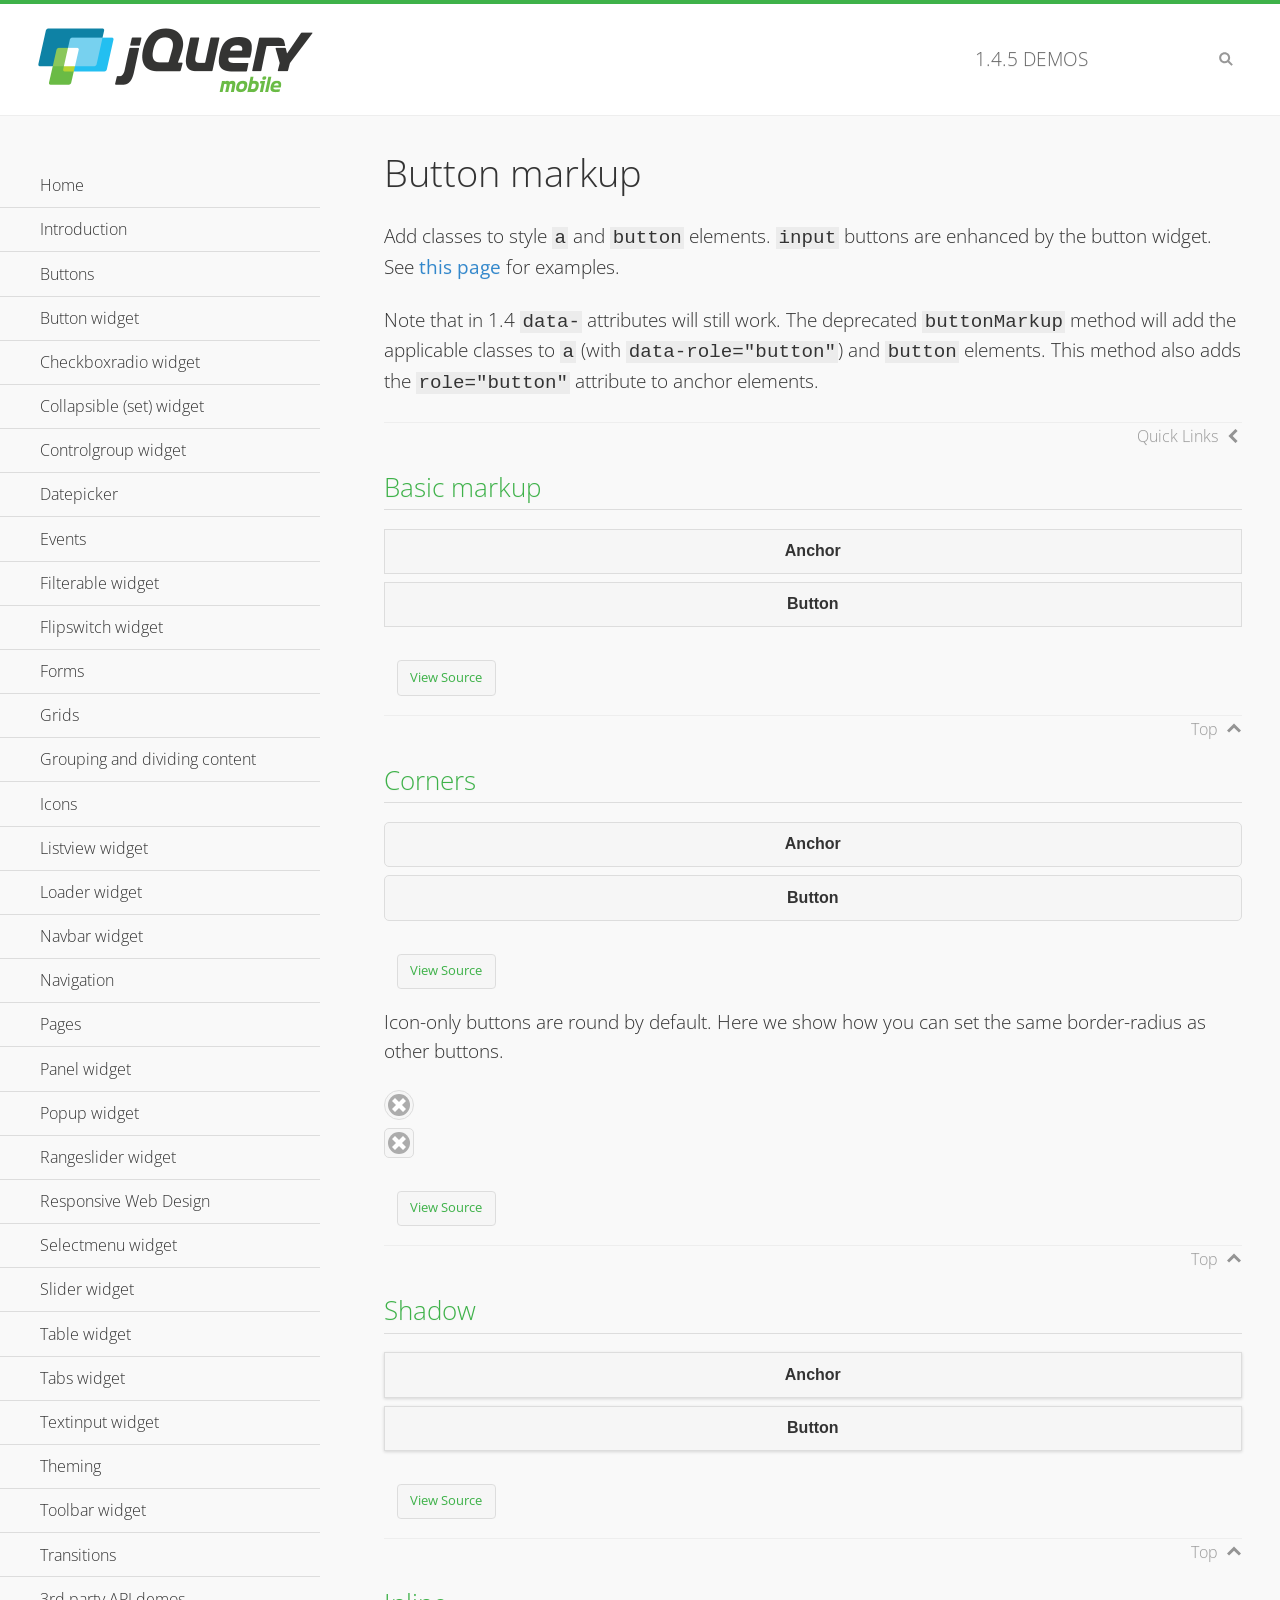
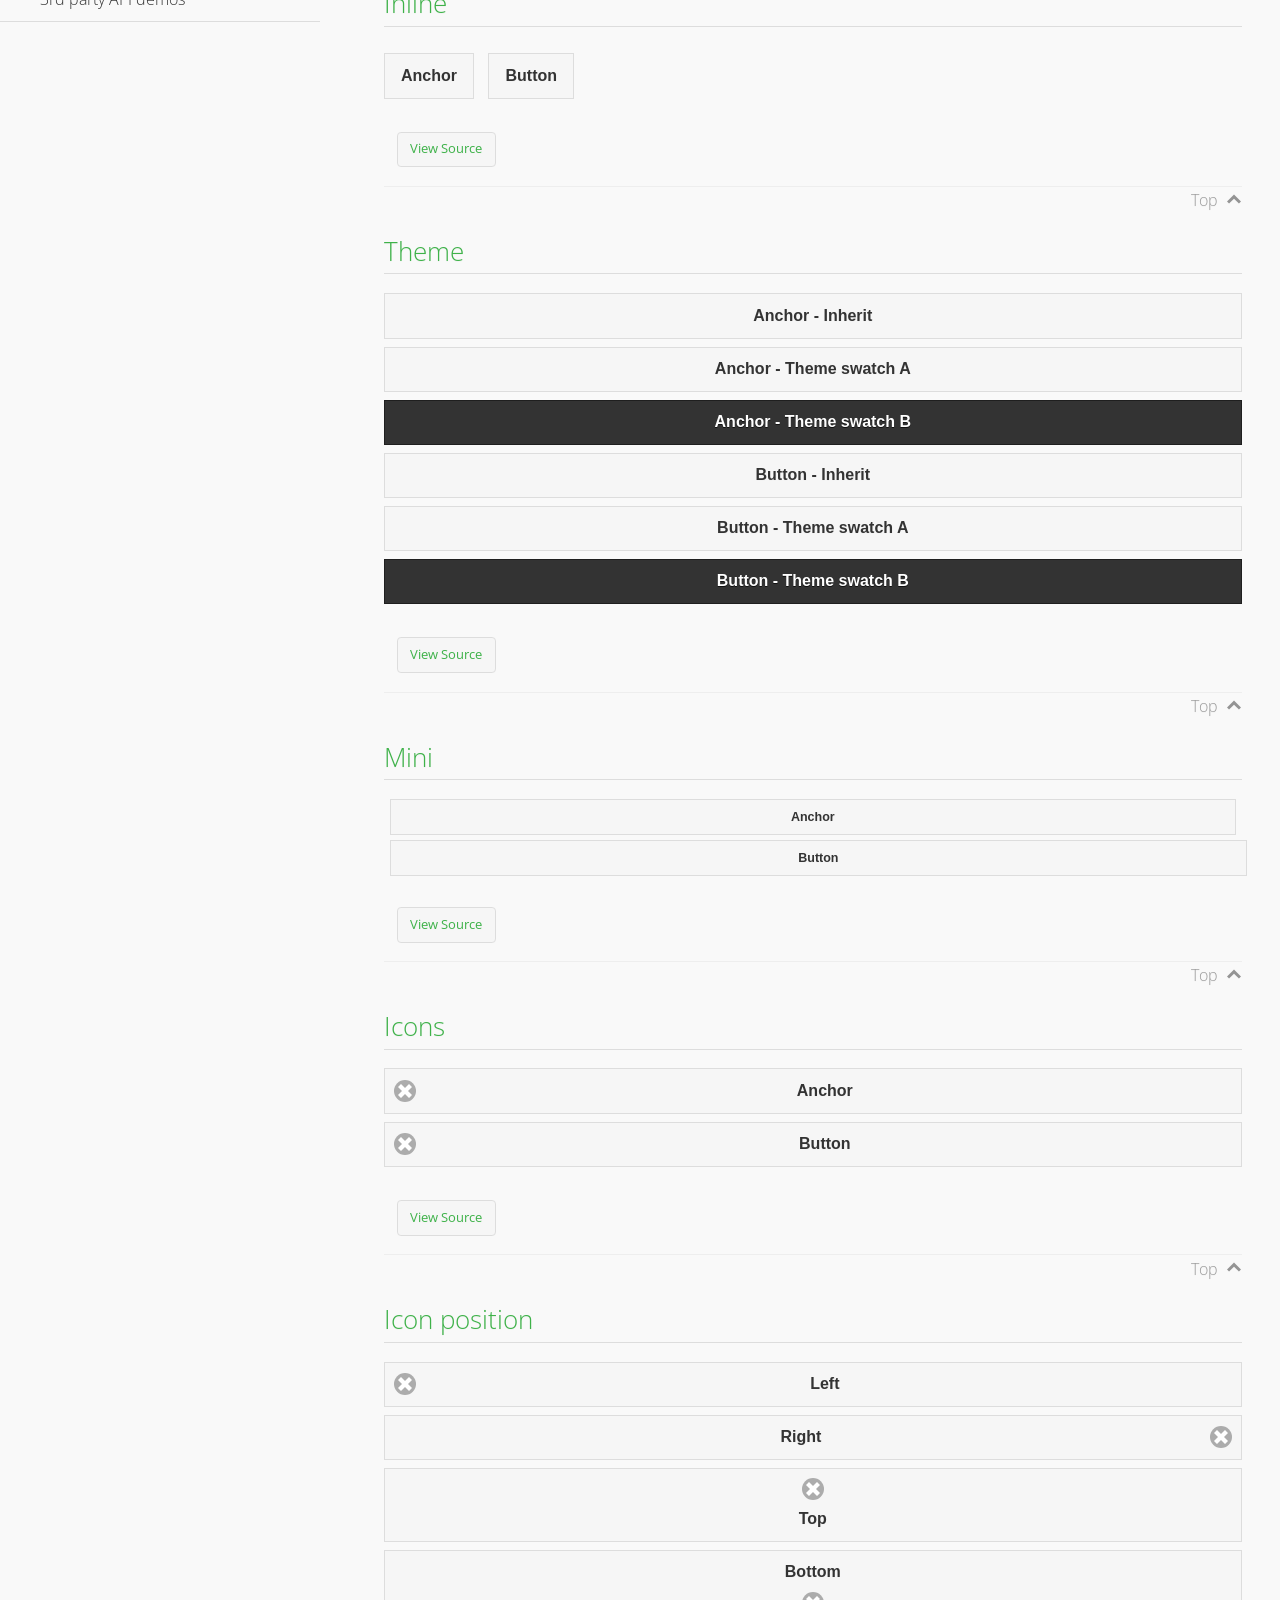
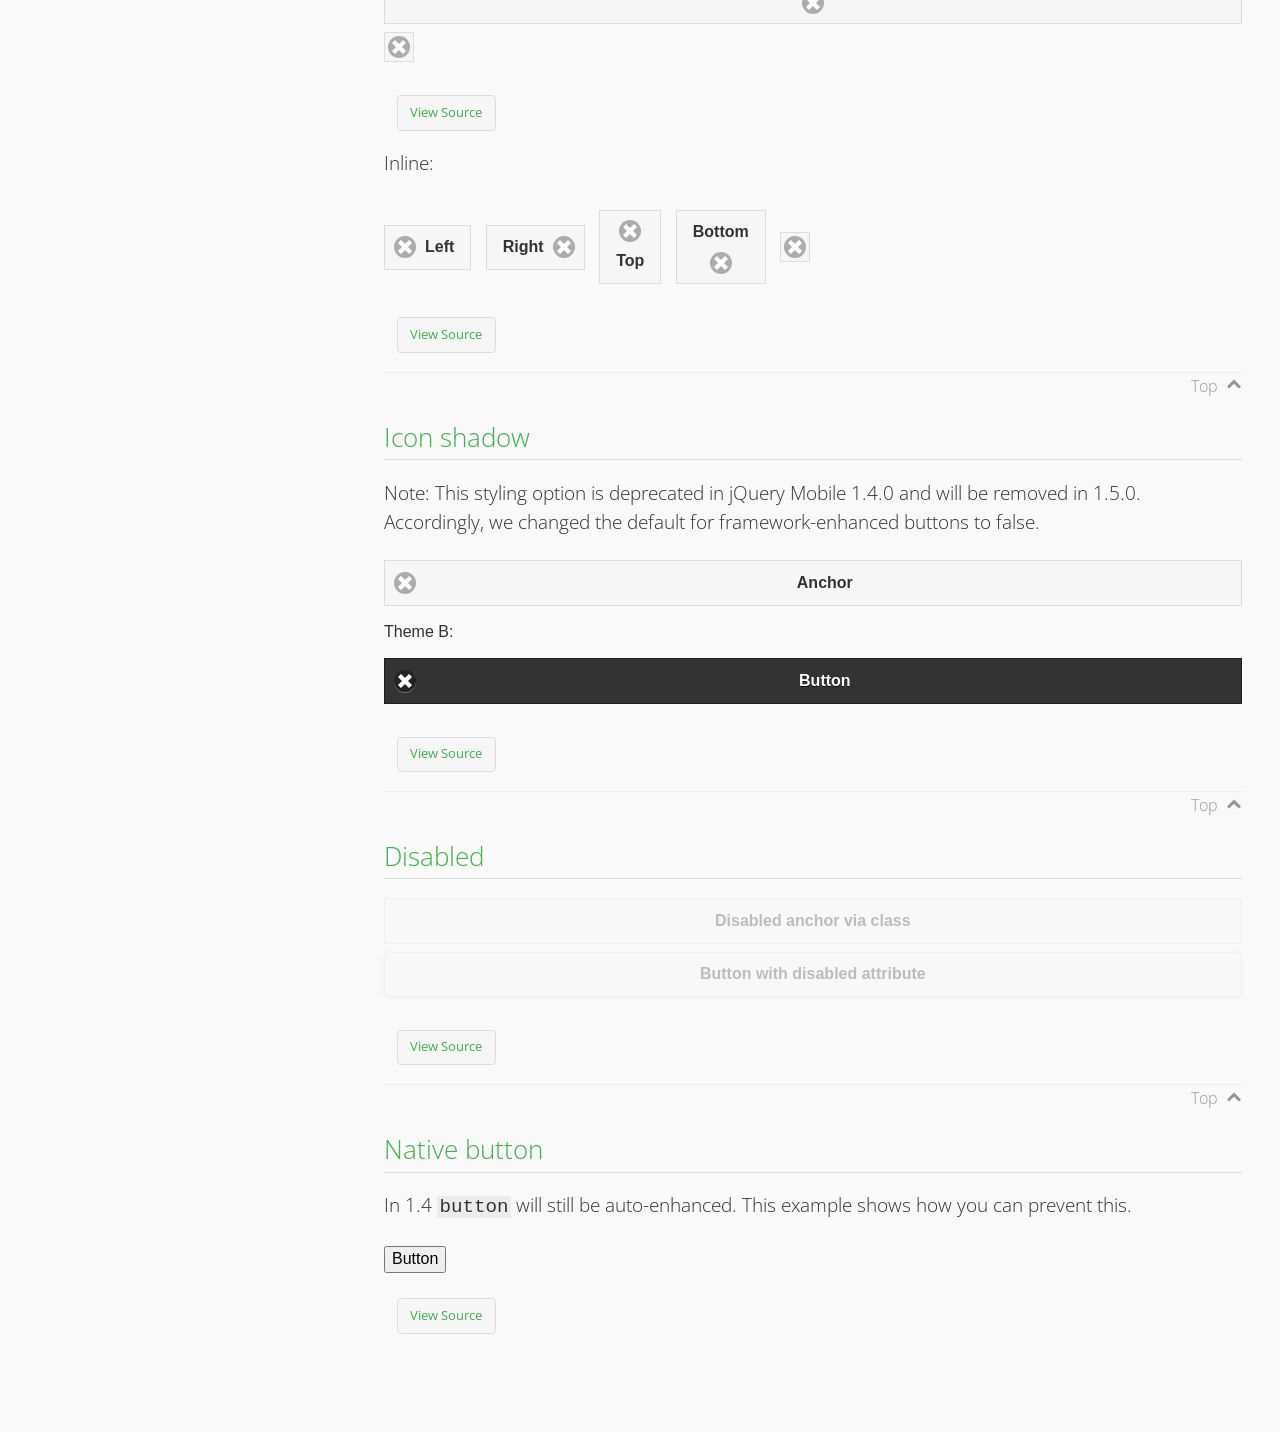
<file: www/js/jquerymobile/1.4.5/demos/button-markup/index.html>
<!DOCTYPE html>
<html>
<head>
	<meta charset="utf-8">
	<meta name="viewport" content="width=device-width, initial-scale=1">
	<title>Button markup - jQuery Mobile Demos</title>
	<link rel="shortcut icon" href="../favicon.ico">
    <link rel="stylesheet" href="http://fonts.googleapis.com/css?family=Open+Sans:300,400,700">
	<link rel="stylesheet" href="../css/themes/default/jquery.mobile-1.4.5.min.css">
	<link rel="stylesheet" href="../_assets/css/jqm-demos.css">
	<script src="../js/jquery.js"></script>
	<script src="../_assets/js/index.js"></script>
	<script src="../js/jquery.mobile-1.4.5.min.js"></script>
	<style>
		#custom-border-radius .ui-btn-icon-notext.ui-corner-all {
			-webkit-border-radius: .3125em;
			border-radius: .3125em;
		}
	</style>
</head>
<body>
<div data-role="page" class="jqm-demos" data-quicklinks="true">

	<div data-role="header" class="jqm-header">
		<h2><a href="../" title="jQuery Mobile Demos home"><img src="../_assets/img/jquery-logo.png" alt="jQuery Mobile"></a></h2>
		<p><span class="jqm-version"></span> Demos</p>
		<a href="#" class="jqm-navmenu-link ui-btn ui-btn-icon-notext ui-corner-all ui-icon-bars ui-nodisc-icon ui-alt-icon ui-btn-left">Menu</a>
		<a href="#" class="jqm-search-link ui-btn ui-btn-icon-notext ui-corner-all ui-icon-search ui-nodisc-icon ui-alt-icon ui-btn-right">Search</a>
	</div><!-- /header -->

	<div role="main" class="ui-content jqm-content">

		<h1>Button markup</h1>

		<p>Add classes to style <code>a</code> and <code>button</code> elements. <code>input</code> buttons are enhanced by the button widget. See <a href="../button/" data-ajax="false">this page</a> for examples.</p>

		<p>Note that in 1.4 <code>data-</code> attributes will still work. The deprecated <code>buttonMarkup</code> method will add the applicable classes to <code>a</code> (with <code>data-role="button"</code>) and <code>button</code> elements. This method also adds the <code>role="button"</code> attribute to anchor elements.</p>

		<h2>Basic markup</h2>

		<div data-demo-html="true">
			<a href="#" class="ui-btn">Anchor</a>
			<button class="ui-btn">Button</button>
		</div><!--/demo-html -->

		<h2>Corners</h2>

		<div data-demo-html="true">
			<a href="#" class="ui-btn ui-corner-all">Anchor</a>
			<button class="ui-btn ui-corner-all">Button</button>
		</div><!--/demo-html -->

		<p>Icon-only buttons are round by default. Here we show how you can set the same border-radius as other buttons.</p>

		<div data-demo-html="true" data-demo-css="true">
			<a href="#" class="ui-btn ui-icon-delete ui-btn-icon-notext ui-corner-all">No text</a>
			<div id="custom-border-radius">
				<a href="#" class="ui-btn ui-icon-delete ui-btn-icon-notext ui-corner-all">No text</a>
			</div>
		</div><!--/demo-html -->

		<h2>Shadow</h2>

		<div data-demo-html="true">
			<a href="#" class="ui-btn ui-shadow">Anchor</a>
			<button class="ui-btn ui-shadow">Button</button>
		</div><!--/demo-html -->

		<h2>Inline</h2>

		<div data-demo-html="true">
			<a href="#" class="ui-btn ui-btn-inline">Anchor</a>
			<button class="ui-btn ui-btn-inline">Button</button>
		</div><!--/demo-html -->

		<h2>Theme</h2>

		<div data-demo-html="true">
			<a href="#" class="ui-btn">Anchor - Inherit</a>
			<a href="#" class="ui-btn ui-btn-a">Anchor - Theme swatch A</a>
			<a href="#" class="ui-btn ui-btn-b">Anchor - Theme swatch B</a>
			<button class="ui-btn">Button - Inherit</button>
			<button class="ui-btn ui-btn-a">Button - Theme swatch A</button>
			<button class="ui-btn ui-btn-b">Button - Theme swatch B</button>
		</div><!--/demo-html -->

		<h2>Mini</h2>

		<div data-demo-html="true">
			<a href="#" class="ui-btn ui-mini">Anchor</a>
			<button class="ui-btn ui-mini">Button</button>
		</div><!--/demo-html -->

		<h2>Icons</h2>

		<div data-demo-html="true">
			<a href="#" class="ui-btn ui-icon-delete ui-btn-icon-left">Anchor</a>
			<button class="ui-btn ui-icon-delete ui-btn-icon-left">Button</button>
		</div><!--/demo-html -->

		<h2>Icon position</h2>

		<div data-demo-html="true">
			<a href="#" class="ui-btn ui-icon-delete ui-btn-icon-left">Left</a>
			<a href="#" class="ui-btn ui-icon-delete ui-btn-icon-right">Right</a>
			<a href="#" class="ui-btn ui-icon-delete ui-btn-icon-top">Top</a>
			<a href="#" class="ui-btn ui-icon-delete ui-btn-icon-bottom">Bottom</a>
			<a href="#" class="ui-btn ui-icon-delete ui-btn-icon-notext">Icon only</a>
		</div><!--/demo-html -->

		<p>Inline:</p>

		<div data-demo-html="true">
			<a href="#" class="ui-btn ui-btn-inline ui-icon-delete ui-btn-icon-left">Left</a>
			<a href="#" class="ui-btn ui-btn-inline ui-icon-delete ui-btn-icon-right">Right</a>
			<a href="#" class="ui-btn ui-btn-inline ui-icon-delete ui-btn-icon-top">Top</a>
			<a href="#" class="ui-btn ui-btn-inline ui-icon-delete ui-btn-icon-bottom">Bottom</a>
			<a href="#" class="ui-btn ui-btn-inline ui-icon-delete ui-btn-icon-notext">Icon only</a>
		</div><!--/demo-html -->

		<h2>Icon shadow</h2>
		<p>Note: This styling option is deprecated in jQuery Mobile 1.4.0 and will be removed in 1.5.0. Accordingly, we changed the default for framework-enhanced buttons to false.</p>

		<div data-demo-html="true">
			<a href="#" class="ui-btn ui-icon-delete ui-btn-icon-left ui-shadow-icon">Anchor</a>
			<p>Theme B:</p>
			<button class="ui-btn ui-icon-delete ui-btn-icon-left ui-shadow-icon ui-btn-b">Button</button>
		</div><!--/demo-html -->

		<h2>Disabled</h2>

		<div data-demo-html="true">
			<a href="#" class="ui-btn ui-state-disabled">Disabled anchor via class</a>
			<button disabled>Button with disabled attribute</button>
		</div><!--/demo-html -->

		<h2>Native button</h2>
		<!-- TODO: Remove this demo in 1.5 -->
		<p>In 1.4 <code>button</code> will still be auto-enhanced. This example shows how you can prevent this.</p>

		<div data-demo-html="true">
			<button data-role="none">Button</button>
		</div><!--/demo-html -->

	</div><!-- /content -->
	    <div data-role="panel" class="jqm-navmenu-panel" data-position="left" data-display="overlay" data-theme="a">
	    	<ul class="jqm-list ui-alt-icon ui-nodisc-icon">
<li data-filtertext="demos homepage" data-icon="home"><a href=".././">Home</a></li>
<li data-filtertext="introduction overview getting started"><a href="../intro/" data-ajax="false">Introduction</a></li>
<li data-filtertext="buttons button markup buttonmarkup method anchor link button element"><a href="../button-markup/" data-ajax="false">Buttons</a></li>
<li data-filtertext="form button widget input button submit reset"><a href="../button/" data-ajax="false">Button widget</a></li>
<li data-role="collapsible" data-enhanced="true" data-collapsed-icon="carat-d" data-expanded-icon="carat-u" data-iconpos="right" data-inset="false" class="ui-collapsible ui-collapsible-themed-content ui-collapsible-collapsed">
	<h3 class="ui-collapsible-heading ui-collapsible-heading-collapsed">
		<a href="#" class="ui-collapsible-heading-toggle ui-btn ui-btn-icon-right ui-btn-inherit ui-icon-carat-d">
		    Checkboxradio widget<span class="ui-collapsible-heading-status"> click to expand contents</span>
		</a>
	</h3>
	<div class="ui-collapsible-content ui-body-inherit ui-collapsible-content-collapsed" aria-hidden="true">
		<ul>
			<li data-filtertext="form checkboxradio widget checkbox input checkboxes controlgroups"><a href="../checkboxradio-checkbox/" data-ajax="false">Checkboxes</a></li>
			<li data-filtertext="form checkboxradio widget radio input radio buttons controlgroups"><a href="../checkboxradio-radio/" data-ajax="false">Radio buttons</a></li>
		</ul>
	</div>
</li>
<li data-role="collapsible" data-enhanced="true" data-collapsed-icon="carat-d" data-expanded-icon="carat-u" data-iconpos="right" data-inset="false" class="ui-collapsible ui-collapsible-themed-content ui-collapsible-collapsed">
	<h3 class="ui-collapsible-heading ui-collapsible-heading-collapsed">
		<a href="#" class="ui-collapsible-heading-toggle ui-btn ui-btn-icon-right ui-btn-inherit ui-icon-carat-d">
			Collapsible (set) widget<span class="ui-collapsible-heading-status"> click to expand contents</span>
		</a>
	</h3>
	<div class="ui-collapsible-content ui-body-inherit ui-collapsible-content-collapsed" aria-hidden="true">
		<ul>
			<li data-filtertext="collapsibles content formatting"><a href="../collapsible/" data-ajax="false">Collapsible</a></li>
			<li data-filtertext="dynamic collapsible set accordion append expand"><a href="../collapsible-dynamic/" data-ajax="false">Dynamic collapsibles</a></li>
			<li data-filtertext="accordions collapsible set widget content formatting grouped collapsibles"><a href="../collapsibleset/" data-ajax="false">Collapsible set</a></li>
		</ul>
	</div>
</li>
<li data-role="collapsible" data-enhanced="true" data-collapsed-icon="carat-d" data-expanded-icon="carat-u" data-iconpos="right" data-inset="false" class="ui-collapsible ui-collapsible-themed-content ui-collapsible-collapsed">
	<h3 class="ui-collapsible-heading ui-collapsible-heading-collapsed">
		<a href="#" class="ui-collapsible-heading-toggle ui-btn ui-btn-icon-right ui-btn-inherit ui-icon-carat-d">
			Controlgroup widget<span class="ui-collapsible-heading-status"> click to expand contents</span>
		</a>
	</h3>
	<div class="ui-collapsible-content ui-body-inherit ui-collapsible-content-collapsed" aria-hidden="true">
		<ul>
			<li data-filtertext="controlgroups selectmenu checkboxradio input grouped buttons horizontal vertical"><a href="../controlgroup/" data-ajax="false">Controlgroup</a></li>
			<li data-filtertext="dynamic controlgroup dynamically add buttons"><a href="../controlgroup-dynamic/" data-ajax="false">Dynamic controlgroups</a></li>
		</ul>
	</div>
</li>
<li data-filtertext="form datepicker widget date input"><a href="../datepicker/" data-ajax="false">Datepicker</a></li>
<li data-role="collapsible" data-enhanced="true" data-collapsed-icon="carat-d" data-expanded-icon="carat-u" data-iconpos="right" data-inset="false" class="ui-collapsible ui-collapsible-themed-content ui-collapsible-collapsed">
	<h3 class="ui-collapsible-heading ui-collapsible-heading-collapsed">
		<a href="#" class="ui-collapsible-heading-toggle ui-btn ui-btn-icon-right ui-btn-inherit ui-icon-carat-d">
			Events<span class="ui-collapsible-heading-status"> click to expand contents</span>
		</a>
	</h3>
	<div class="ui-collapsible-content ui-body-inherit ui-collapsible-content-collapsed" aria-hidden="true">
		<ul>
			<li data-filtertext="swipe to delete list items listviews swipe events"><a href="../swipe-list/" data-ajax="false">Swipe list items</a></li>
			<li data-filtertext="swipe to navigate swipe page navigation swipe events"><a href="../swipe-page/" data-ajax="false">Swipe page navigation</a></li>
		</ul>
	</div>
</li>
<li data-filtertext="filterable filter elements sorting searching listview table"><a href="../filterable/" data-ajax="false">Filterable widget</a></li>
<li data-filtertext="form flipswitch widget flip toggle switch binary select checkbox input"><a href="../flipswitch/" data-ajax="false">Flipswitch widget</a></li>
<li data-role="collapsible" data-enhanced="true" data-collapsed-icon="carat-d" data-expanded-icon="carat-u" data-iconpos="right" data-inset="false" class="ui-collapsible ui-collapsible-themed-content ui-collapsible-collapsed">
	<h3 class="ui-collapsible-heading ui-collapsible-heading-collapsed">
		<a href="#" class="ui-collapsible-heading-toggle ui-btn ui-btn-icon-right ui-btn-inherit ui-icon-carat-d">
			Forms<span class="ui-collapsible-heading-status"> click to expand contents</span>
		</a>
	</h3>
	<div class="ui-collapsible-content ui-body-inherit ui-collapsible-content-collapsed" aria-hidden="true">
		<ul>
			<li data-filtertext="forms text checkbox radio range button submit reset inputs selects textarea slider flipswitch label form elements"><a href="../forms/" data-ajax="false">Forms</a></li>
			<li data-filtertext="form hide labels hidden accessible ui-hidden-accessible forms"><a href="../forms-label-hidden-accessible/" data-ajax="false">Hide labels</a></li>
			<li data-filtertext="form field containers fieldcontain ui-field-contain forms"><a href="../forms-field-contain/" data-ajax="false">Field containers</a></li>
			<li data-filtertext="forms disabled form elements"><a href="../forms-disabled/" data-ajax="false">Forms disabled</a></li>
			<li data-filtertext="forms gallery examples overview forms text checkbox radio range button submit reset inputs selects textarea slider flipswitch label form elements"><a href="../forms-gallery/" data-ajax="false">Forms gallery</a></li>
		</ul>
	</div>
</li>
<li data-role="collapsible" data-enhanced="true" data-collapsed-icon="carat-d" data-expanded-icon="carat-u" data-iconpos="right" data-inset="false" class="ui-collapsible ui-collapsible-themed-content ui-collapsible-collapsed">
	<h3 class="ui-collapsible-heading ui-collapsible-heading-collapsed">
		<a href="#" class="ui-collapsible-heading-toggle ui-btn ui-btn-icon-right ui-btn-inherit ui-icon-carat-d">
			Grids<span class="ui-collapsible-heading-status"> click to expand contents</span>
		</a>
	</h3>
	<div class="ui-collapsible-content ui-body-inherit ui-collapsible-content-collapsed" aria-hidden="true">
		<ul>
			<li data-filtertext="grids columns blocks content formatting rwd responsive css framework"><a href="../grids/" data-ajax="false">Grids</a></li>
			<li data-filtertext="buttons in grids css framework"><a href="../grids-buttons/" data-ajax="false">Buttons in grids</a></li>
			<li data-filtertext="custom responsive grids rwd css framework"><a href="../grids-custom-responsive/" data-ajax="false">Custom responsive grids</a></li>
		</ul>
	</div>
</li>
<li data-filtertext="blocks content formatting sections heading"><a href="../body-bar-classes/" data-ajax="false">Grouping and dividing content</a></li>
<li data-role="collapsible" data-enhanced="true" data-collapsed-icon="carat-d" data-expanded-icon="carat-u" data-iconpos="right" data-inset="false" class="ui-collapsible ui-collapsible-themed-content ui-collapsible-collapsed">
	<h3 class="ui-collapsible-heading ui-collapsible-heading-collapsed">
		<a href="#" class="ui-collapsible-heading-toggle ui-btn ui-btn-icon-right ui-btn-inherit ui-icon-carat-d">
			Icons<span class="ui-collapsible-heading-status"> click to expand contents</span>
		</a>
	</h3>
	<div class="ui-collapsible-content ui-body-inherit ui-collapsible-content-collapsed" aria-hidden="true">
		<ul>
			<li data-filtertext="button icons svg disc alt custom icon position"><a href="../icons/" data-ajax="false">Icons</a></li>
			<li data-filtertext=""><a href="../icons-grunticon/" data-ajax="false">Grunticon loader</a></li>
		</ul>
	</div>
</li>
<li data-role="collapsible" data-enhanced="true" data-collapsed-icon="carat-d" data-expanded-icon="carat-u" data-iconpos="right" data-inset="false" class="ui-collapsible ui-collapsible-themed-content ui-collapsible-collapsed">
	<h3 class="ui-collapsible-heading ui-collapsible-heading-collapsed">
		<a href="#" class="ui-collapsible-heading-toggle ui-btn ui-btn-icon-right ui-btn-inherit ui-icon-carat-d">
			Listview widget<span class="ui-collapsible-heading-status"> click to expand contents</span>
		</a>
	</h3>
	<div class="ui-collapsible-content ui-body-inherit ui-collapsible-content-collapsed" aria-hidden="true">
		<ul>
			<li data-filtertext="listview widget thumbnails icons nested split button collapsible ul ol"><a href="../listview/" data-ajax="false">Listview</a></li>
			<li data-filtertext="autocomplete filterable reveal listview filtertextbeforefilter placeholder"><a href="../listview-autocomplete/" data-ajax="false">Listview autocomplete</a></li>
			<li data-filtertext="autocomplete filterable reveal listview remote data filtertextbeforefilter placeholder"><a href="../listview-autocomplete-remote/" data-ajax="false">Listview autocomplete remote data</a></li>
			<li data-filtertext="autodividers anchor jump scroll linkbars listview lists ul ol"><a href="../listview-autodividers-linkbar/" data-ajax="false">Listview autodividers linkbar</a></li>
			<li data-filtertext="listview autodividers selector autodividersselector lists ul ol"><a href="../listview-autodividers-selector/" data-ajax="false">Listview autodividers selector</a></li>
			<li data-filtertext="listview nested list items"><a href="../listview-nested-lists/" data-ajax="false">Nested Listviews</a></li>
			<li data-filtertext="listview collapsible list items flat"><a href="../listview-collapsible-item-flat/" data-ajax="false">Listview collapsible list items (flat)</a></li>
			<li data-filtertext="listview collapsible list indented"><a href="../listview-collapsible-item-indented/" data-ajax="false">Listview collapsible list items (indented)</a></li>
			<li data-filtertext="grid listview responsive grids responsive listviews lists ul"><a href="../listview-grid/" data-ajax="false">Listview responsive grid</a></li>
		</ul>
	</div>
</li>
<li data-filtertext="loader widget page loading navigation overlay spinner"><a href="../loader/" data-ajax="false">Loader widget</a></li>
<li data-filtertext="navbar widget navmenu toolbars header footer"><a href="../navbar/" data-ajax="false">Navbar widget</a></li>
<li data-role="collapsible" data-enhanced="true" data-collapsed-icon="carat-d" data-expanded-icon="carat-u" data-iconpos="right" data-inset="false" class="ui-collapsible ui-collapsible-themed-content ui-collapsible-collapsed">
	<h3 class="ui-collapsible-heading ui-collapsible-heading-collapsed">
		<a href="#" class="ui-collapsible-heading-toggle ui-btn ui-btn-icon-right ui-btn-inherit ui-icon-carat-d">
			Navigation<span class="ui-collapsible-heading-status"> click to expand contents</span>
		</a>
	</h3>
	<div class="ui-collapsible-content ui-body-inherit ui-collapsible-content-collapsed" aria-hidden="true">
		<ul>
			<li data-filtertext="ajax navigation navigate widget history event method"><a href="../navigation/" data-ajax="false">Navigation</a></li>
			<li data-filtertext="linking pages page links navigation ajax prefetch cache"><a href="../navigation-linking-pages/" data-ajax="false">Linking pages</a></li>
			<!-- <li data-filtertext="php redirect server redirection server-side navigation"><a href="../navigation-php-redirect/" data-ajax="false">PHP redirect demo</a></li>-->
			<li data-filtertext="navigation redirection hash query"><a href="../navigation-hash-processing/" data-ajax="false">Hash processing demo</a></li>
			<li data-filtertext="navigation redirection hash query"><a href="../page-events/" data-ajax="false">Page Navigation Events</a></li>
		</ul>
	</div>
</li>
<li data-role="collapsible" data-enhanced="true" data-collapsed-icon="carat-d" data-expanded-icon="carat-u" data-iconpos="right" data-inset="false" class="ui-collapsible ui-collapsible-themed-content ui-collapsible-collapsed">
	<h3 class="ui-collapsible-heading ui-collapsible-heading-collapsed">
		<a href="#" class="ui-collapsible-heading-toggle ui-btn ui-btn-icon-right ui-btn-inherit ui-icon-carat-d">
			Pages<span class="ui-collapsible-heading-status"> click to expand contents</span>
		</a>
	</h3>
	<div class="ui-collapsible-content ui-body-inherit ui-collapsible-content-collapsed" aria-hidden="true">
		<ul>
			<li data-filtertext="pages page widget ajax navigation"><a href="../pages/" data-ajax="false">Pages</a></li>
			<li data-filtertext="single page"><a href="../pages-single-page/" data-ajax="false">Single page</a></li>
			<li data-filtertext="multipage multi-page page"><a href="../pages-multi-page/" data-ajax="false">Multi-page template</a></li>
			<li data-filtertext="dialog page widget modal popup"><a href="../pages-dialog/" data-ajax="false">Dialog page</a></li>
		</ul>
	</div>
</li>
<li data-role="collapsible" data-enhanced="true" data-collapsed-icon="carat-d" data-expanded-icon="carat-u" data-iconpos="right" data-inset="false" class="ui-collapsible ui-collapsible-themed-content ui-collapsible-collapsed">
	<h3 class="ui-collapsible-heading ui-collapsible-heading-collapsed">
		<a href="#" class="ui-collapsible-heading-toggle ui-btn ui-btn-icon-right ui-btn-inherit ui-icon-carat-d">
			Panel widget<span class="ui-collapsible-heading-status"> click to expand contents</span>
		</a>
	</h3>
	<div class="ui-collapsible-content ui-body-inherit ui-collapsible-content-collapsed" aria-hidden="true">
		<ul>
			<li data-filtertext="panel widget sliding panels reveal push overlay responsive"><a href="../panel/" data-ajax="false">Panel</a></li>
			<li data-filtertext=""><a href="../panel-external/" data-ajax="false">External panels</a></li>
			<li data-filtertext="panel "><a href="../panel-fixed/" data-ajax="false">Fixed panels</a></li>
			<li data-filtertext="panel slide panels sliding panels shadow rwd responsive breakpoint"><a href="../panel-responsive/" data-ajax="false">Panels responsive</a></li>
			<li data-filtertext="panel custom style custom panel width reveal shadow listview panel styling page background wrapper"><a href="../panel-styling/" data-ajax="false">Custom panel style</a></li>
			<li data-filtertext="panel open on swipe"><a href="../panel-swipe-open/" data-ajax="false">Panel open on swipe</a></li>
			<li data-filtertext="panels outside page internal external toolbars"><a href="../panel-external-internal/" data-ajax="false">Panel external and internal</a></li>
		</ul>
	</div>
</li>
<li data-role="collapsible" data-enhanced="true" data-collapsed-icon="carat-d" data-expanded-icon="carat-u" data-iconpos="right" data-inset="false" class="ui-collapsible ui-collapsible-themed-content ui-collapsible-collapsed">
	<h3 class="ui-collapsible-heading ui-collapsible-heading-collapsed">
		<a href="#" class="ui-collapsible-heading-toggle ui-btn ui-btn-icon-right ui-btn-inherit ui-icon-carat-d">
			Popup widget<span class="ui-collapsible-heading-status"> click to expand contents</span>
		</a>
	</h3>
	<div class="ui-collapsible-content ui-body-inherit ui-collapsible-content-collapsed" aria-hidden="true">
		<ul>
			<li data-filtertext="popup widget popups dialog modal transition tooltip lightbox form overlay screen flip pop fade transition"><a href="../popup/" data-ajax="false">Popup</a></li>
			<li data-filtertext="popup alignment position"><a href="../popup-alignment/" data-ajax="false">Popup alignment</a></li>
			<li data-filtertext="popup arrow size popups popover"><a href="../popup-arrow-size/" data-ajax="false">Popup arrow size</a></li>
			<li data-filtertext="dynamic popups popup images lightbox"><a href="../popup-dynamic/" data-ajax="false">Dynamic popups</a></li>
			<li data-filtertext="popups with iframes scaling"><a href="../popup-iframe/" data-ajax="false">Popups with iframes</a></li>
			<li data-filtertext="popup image scaling"><a href="../popup-image-scaling/" data-ajax="false">Popup image scaling</a></li>
			<li data-filtertext="external popup outside multi-page"><a href="../popup-outside-multipage/" data-ajax="false">Popup outside multi-page</a></li>
		</ul>
	</div>
</li>
<li data-filtertext="form rangeslider widget dual sliders dual handle sliders range input"><a href="../rangeslider/" data-ajax="false">Rangeslider widget</a></li>
<li data-filtertext="responsive web design rwd adaptive progressive enhancement PE accessible mobile breakpoints media query media queries"><a href="../rwd/" data-ajax="false">Responsive Web Design</a></li>
<li data-role="collapsible" data-enhanced="true" data-collapsed-icon="carat-d" data-expanded-icon="carat-u" data-iconpos="right" data-inset="false" class="ui-collapsible ui-collapsible-themed-content ui-collapsible-collapsed">
	<h3 class="ui-collapsible-heading ui-collapsible-heading-collapsed">
		<a href="#" class="ui-collapsible-heading-toggle ui-btn ui-btn-icon-right ui-btn-inherit ui-icon-carat-d">
			Selectmenu widget<span class="ui-collapsible-heading-status"> click to expand contents</span>
		</a>
	</h3>
	<div class="ui-collapsible-content ui-body-inherit ui-collapsible-content-collapsed" aria-hidden="true">
		<ul>
			<li data-filtertext="form selectmenu widget select input custom select menu selects"><a href="../selectmenu/" data-ajax="false">Selectmenu</a></li>
			<li data-filtertext="form custom select menu selectmenu widget custom menu option optgroup multiple selects"><a href="../selectmenu-custom/" data-ajax="false">Custom select menu</a></li>
			<li data-filtertext="filterable select filter popup dialog"><a href="../selectmenu-custom-filter/" data-ajax="false">Custom select menu with filter</a></li>
		</ul>
	</div>
</li>
<li data-role="collapsible" data-enhanced="true" data-collapsed-icon="carat-d" data-expanded-icon="carat-u" data-iconpos="right" data-inset="false" class="ui-collapsible ui-collapsible-themed-content ui-collapsible-collapsed">
	<h3 class="ui-collapsible-heading ui-collapsible-heading-collapsed">
		<a href="#" class="ui-collapsible-heading-toggle ui-btn ui-btn-icon-right ui-btn-inherit ui-icon-carat-d">
			Slider widget<span class="ui-collapsible-heading-status"> click to expand contents</span>
		</a>
	</h3>
	<div class="ui-collapsible-content ui-body-inherit ui-collapsible-content-collapsed" aria-hidden="true">
		<ul>
			<li data-filtertext="form slider widget range input single sliders"><a href="../slider/" data-ajax="false">Slider</a></li>
			<li data-filtertext="form slider widget flipswitch slider binary select flip toggle switch"><a href="../slider-flipswitch/" data-ajax="false">Slider flip toggle switch</a></li>
			<li data-filtertext="form slider tooltip handle value input range sliders"><a href="../slider-tooltip/" data-ajax="false">Slider tooltip</a></li>
		</ul>
	</div>
</li>
<li data-role="collapsible" data-enhanced="true" data-collapsed-icon="carat-d" data-expanded-icon="carat-u" data-iconpos="right" data-inset="false" class="ui-collapsible ui-collapsible-themed-content ui-collapsible-collapsed">
	<h3 class="ui-collapsible-heading ui-collapsible-heading-collapsed">
		<a href="#" class="ui-collapsible-heading-toggle ui-btn ui-btn-icon-right ui-btn-inherit ui-icon-carat-d">
			Table widget<span class="ui-collapsible-heading-status"> click to expand contents</span>
		</a>
	</h3>
	<div class="ui-collapsible-content ui-body-inherit ui-collapsible-content-collapsed" aria-hidden="true">
		<ul>
			<li data-filtertext="table widget reflow column toggle th td responsive tables rwd hide show tabular"><a href="../table-column-toggle/" data-ajax="false">Table Column Toggle</a></li>
			<li data-filtertext="table column toggle phone comparison demo"><a href="../table-column-toggle-example/" data-ajax="false">Table Column Toggle demo</a></li>
			<li data-filtertext="responsive tables table column toggle heading groups rwd breakpoint"><a href="../table-column-toggle-heading-groups/" data-ajax="false">Table Column Toggle heading groups</a></li>
			<li data-filtertext="responsive tables table column toggle hide rwd breakpoint customization options"><a href="../table-column-toggle-options/" data-ajax="false">Table Column Toggle options</a></li>
			<li data-filtertext="table reflow th td responsive rwd columns tabular"><a href="../table-reflow/" data-ajax="false">Table Reflow</a></li>
			<li data-filtertext="responsive tables table reflow heading groups rwd breakpoint"><a href="../table-reflow-heading-groups/" data-ajax="false">Table Reflow heading groups</a></li>
			<li data-filtertext="responsive tables table reflow stripes strokes table style"><a href="../table-reflow-stripes-strokes/" data-ajax="false">Table Reflow stripes and strokes</a></li>
			<li data-filtertext="responsive tables table reflow stack custom styles"><a href="../table-reflow-styling/" data-ajax="false">Table Reflow custom styles</a></li>
		</ul>
	</div>
</li>
<li data-filtertext="ui tabs widget"><a href="../tabs/" data-ajax="false">Tabs widget</a></li>
<li data-filtertext="form textinput widget text input textarea number date time tel email file color password"><a href="../textinput/" data-ajax="false">Textinput widget</a></li>
<li data-role="collapsible" data-enhanced="true" data-collapsed-icon="carat-d" data-expanded-icon="carat-u" data-iconpos="right" data-inset="false" class="ui-collapsible ui-collapsible-themed-content ui-collapsible-collapsed">
	<h3 class="ui-collapsible-heading ui-collapsible-heading-collapsed">
		<a href="#" class="ui-collapsible-heading-toggle ui-btn ui-btn-icon-right ui-btn-inherit ui-icon-carat-d">
			Theming<span class="ui-collapsible-heading-status"> click to expand contents</span>
		</a>
	</h3>
	<div class="ui-collapsible-content ui-body-inherit ui-collapsible-content-collapsed" aria-hidden="true">
		<ul>
			<li data-filtertext="default theme swatches theming style css"><a href="../theme-default/" data-ajax="false">Default theme</a></li>
			<li data-filtertext="classic theme old theme swatches theming style css"><a href="../theme-classic/" data-ajax="false">Classic theme</a></li>
		</ul>
	</div>
</li>
<li data-role="collapsible" data-enhanced="true" data-collapsed-icon="carat-d" data-expanded-icon="carat-u" data-iconpos="right" data-inset="false" class="ui-collapsible ui-collapsible-themed-content ui-collapsible-collapsed">
	<h3 class="ui-collapsible-heading ui-collapsible-heading-collapsed">
		<a href="#" class="ui-collapsible-heading-toggle ui-btn ui-btn-icon-right ui-btn-inherit ui-icon-carat-d">
			Toolbar widget<span class="ui-collapsible-heading-status"> click to expand contents</span>
		</a>
	</h3>
	<div class="ui-collapsible-content ui-body-inherit ui-collapsible-content-collapsed" aria-hidden="true">
		<ul>
			<li data-filtertext="toolbar widget header footer toolbars fixed fullscreen external sections"><a href="../toolbar/" data-ajax="false">Toolbar</a></li>
			<li data-filtertext="dynamic toolbars dynamically add toolbar header footer"><a href="../toolbar-dynamic/" data-ajax="false">Dynamic toolbars</a></li>
			<li data-filtertext="external toolbars header footer"><a href="../toolbar-external/" data-ajax="false">External toolbars</a></li>
			<li data-filtertext="fixed toolbars header footer"><a href="../toolbar-fixed/" data-ajax="false">Fixed toolbars</a></li>
			<li data-filtertext="fixed fullscreen toolbars header footer"><a href="../toolbar-fixed-fullscreen/" data-ajax="false">Fullscreen toolbars</a></li>
			<li data-filtertext="external fixed toolbars header footer"><a href="../toolbar-fixed-external/" data-ajax="false">Fixed external toolbars</a></li>
			<li data-filtertext="external persistent toolbars header footer navbar navmenu"><a href="../toolbar-fixed-persistent/" data-ajax="false">Persistent toolbars</a></li>
			<li data-filtertext="external ajax optimized toolbars persistent toolbars header footer navbar"><a href="../toolbar-fixed-persistent-optimized/" data-ajax="false">Ajax optimized toolbars</a></li>
			<li data-filtertext="form in toolbars header footer"><a href="../toolbar-fixed-forms/" data-ajax="false">Form in toolbar</a></li>
		</ul>
	</div>
</li>
<li data-filtertext="page transitions animated pages popup navigation flip slide fade pop"><a href="../transitions/" data-ajax="false">Transitions</a></li>
<li data-role="collapsible" data-enhanced="true" data-collapsed-icon="carat-d" data-expanded-icon="carat-u" data-iconpos="right" data-inset="false" class="ui-collapsible ui-collapsible-themed-content ui-collapsible-collapsed">
	<h3 class="ui-collapsible-heading ui-collapsible-heading-collapsed">
		<a href="#" class="ui-collapsible-heading-toggle ui-btn ui-btn-icon-right ui-btn-inherit ui-icon-carat-d">
			3rd party API demos<span class="ui-collapsible-heading-status"> click to expand contents</span>
		</a>
	</h3>
	<div class="ui-collapsible-content ui-body-inherit ui-collapsible-content-collapsed" aria-hidden="true">
		<ul>
			<li data-filtertext="backbone requirejs navigation router"><a href="../backbone-requirejs/" data-ajax="false">Backbone RequireJS</a></li>
			<li data-filtertext="google maps geolocation demo"><a href="../map-geolocation/" data-ajax="false">Google Maps geolocation</a></li>
			<li data-filtertext="google maps hybrid"><a href="../map-list-toggle/" data-ajax="false">Google Maps list toggle</a></li>
		</ul>
	</div>
</li>



		     </ul>
		</div><!-- /panel -->


	<div data-role="footer" data-position="fixed" data-tap-toggle="false" class="jqm-footer">
		<p>jQuery Mobile Demos version <span class="jqm-version"></span></p>
		<p>Copyright 2014 The jQuery Foundation</p>
	</div><!-- /footer -->
	<!-- TODO: This should become an external panel so we can add input to markup (unique ID) -->
    <div data-role="panel" class="jqm-search-panel" data-position="right" data-display="overlay" data-theme="a">
		<div class="jqm-search">
			<ul class="jqm-list" data-filter-placeholder="Search demos..." data-filter-reveal="true">
<li data-filtertext="demos homepage" data-icon="home"><a href=".././">Home</a></li>
<li data-filtertext="introduction overview getting started"><a href="../intro/" data-ajax="false">Introduction</a></li>
<li data-filtertext="buttons button markup buttonmarkup method anchor link button element"><a href="../button-markup/" data-ajax="false">Buttons</a></li>
<li data-filtertext="form button widget input button submit reset"><a href="../button/" data-ajax="false">Button widget</a></li>
<li data-role="collapsible" data-enhanced="true" data-collapsed-icon="carat-d" data-expanded-icon="carat-u" data-iconpos="right" data-inset="false" class="ui-collapsible ui-collapsible-themed-content ui-collapsible-collapsed">
	<h3 class="ui-collapsible-heading ui-collapsible-heading-collapsed">
		<a href="#" class="ui-collapsible-heading-toggle ui-btn ui-btn-icon-right ui-btn-inherit ui-icon-carat-d">
		    Checkboxradio widget<span class="ui-collapsible-heading-status"> click to expand contents</span>
		</a>
	</h3>
	<div class="ui-collapsible-content ui-body-inherit ui-collapsible-content-collapsed" aria-hidden="true">
		<ul>
			<li data-filtertext="form checkboxradio widget checkbox input checkboxes controlgroups"><a href="../checkboxradio-checkbox/" data-ajax="false">Checkboxes</a></li>
			<li data-filtertext="form checkboxradio widget radio input radio buttons controlgroups"><a href="../checkboxradio-radio/" data-ajax="false">Radio buttons</a></li>
		</ul>
	</div>
</li>
<li data-role="collapsible" data-enhanced="true" data-collapsed-icon="carat-d" data-expanded-icon="carat-u" data-iconpos="right" data-inset="false" class="ui-collapsible ui-collapsible-themed-content ui-collapsible-collapsed">
	<h3 class="ui-collapsible-heading ui-collapsible-heading-collapsed">
		<a href="#" class="ui-collapsible-heading-toggle ui-btn ui-btn-icon-right ui-btn-inherit ui-icon-carat-d">
			Collapsible (set) widget<span class="ui-collapsible-heading-status"> click to expand contents</span>
		</a>
	</h3>
	<div class="ui-collapsible-content ui-body-inherit ui-collapsible-content-collapsed" aria-hidden="true">
		<ul>
			<li data-filtertext="collapsibles content formatting"><a href="../collapsible/" data-ajax="false">Collapsible</a></li>
			<li data-filtertext="dynamic collapsible set accordion append expand"><a href="../collapsible-dynamic/" data-ajax="false">Dynamic collapsibles</a></li>
			<li data-filtertext="accordions collapsible set widget content formatting grouped collapsibles"><a href="../collapsibleset/" data-ajax="false">Collapsible set</a></li>
		</ul>
	</div>
</li>
<li data-role="collapsible" data-enhanced="true" data-collapsed-icon="carat-d" data-expanded-icon="carat-u" data-iconpos="right" data-inset="false" class="ui-collapsible ui-collapsible-themed-content ui-collapsible-collapsed">
	<h3 class="ui-collapsible-heading ui-collapsible-heading-collapsed">
		<a href="#" class="ui-collapsible-heading-toggle ui-btn ui-btn-icon-right ui-btn-inherit ui-icon-carat-d">
			Controlgroup widget<span class="ui-collapsible-heading-status"> click to expand contents</span>
		</a>
	</h3>
	<div class="ui-collapsible-content ui-body-inherit ui-collapsible-content-collapsed" aria-hidden="true">
		<ul>
			<li data-filtertext="controlgroups selectmenu checkboxradio input grouped buttons horizontal vertical"><a href="../controlgroup/" data-ajax="false">Controlgroup</a></li>
			<li data-filtertext="dynamic controlgroup dynamically add buttons"><a href="../controlgroup-dynamic/" data-ajax="false">Dynamic controlgroups</a></li>
		</ul>
	</div>
</li>
<li data-filtertext="form datepicker widget date input"><a href="../datepicker/" data-ajax="false">Datepicker</a></li>
<li data-role="collapsible" data-enhanced="true" data-collapsed-icon="carat-d" data-expanded-icon="carat-u" data-iconpos="right" data-inset="false" class="ui-collapsible ui-collapsible-themed-content ui-collapsible-collapsed">
	<h3 class="ui-collapsible-heading ui-collapsible-heading-collapsed">
		<a href="#" class="ui-collapsible-heading-toggle ui-btn ui-btn-icon-right ui-btn-inherit ui-icon-carat-d">
			Events<span class="ui-collapsible-heading-status"> click to expand contents</span>
		</a>
	</h3>
	<div class="ui-collapsible-content ui-body-inherit ui-collapsible-content-collapsed" aria-hidden="true">
		<ul>
			<li data-filtertext="swipe to delete list items listviews swipe events"><a href="../swipe-list/" data-ajax="false">Swipe list items</a></li>
			<li data-filtertext="swipe to navigate swipe page navigation swipe events"><a href="../swipe-page/" data-ajax="false">Swipe page navigation</a></li>
		</ul>
	</div>
</li>
<li data-filtertext="filterable filter elements sorting searching listview table"><a href="../filterable/" data-ajax="false">Filterable widget</a></li>
<li data-filtertext="form flipswitch widget flip toggle switch binary select checkbox input"><a href="../flipswitch/" data-ajax="false">Flipswitch widget</a></li>
<li data-role="collapsible" data-enhanced="true" data-collapsed-icon="carat-d" data-expanded-icon="carat-u" data-iconpos="right" data-inset="false" class="ui-collapsible ui-collapsible-themed-content ui-collapsible-collapsed">
	<h3 class="ui-collapsible-heading ui-collapsible-heading-collapsed">
		<a href="#" class="ui-collapsible-heading-toggle ui-btn ui-btn-icon-right ui-btn-inherit ui-icon-carat-d">
			Forms<span class="ui-collapsible-heading-status"> click to expand contents</span>
		</a>
	</h3>
	<div class="ui-collapsible-content ui-body-inherit ui-collapsible-content-collapsed" aria-hidden="true">
		<ul>
			<li data-filtertext="forms text checkbox radio range button submit reset inputs selects textarea slider flipswitch label form elements"><a href="../forms/" data-ajax="false">Forms</a></li>
			<li data-filtertext="form hide labels hidden accessible ui-hidden-accessible forms"><a href="../forms-label-hidden-accessible/" data-ajax="false">Hide labels</a></li>
			<li data-filtertext="form field containers fieldcontain ui-field-contain forms"><a href="../forms-field-contain/" data-ajax="false">Field containers</a></li>
			<li data-filtertext="forms disabled form elements"><a href="../forms-disabled/" data-ajax="false">Forms disabled</a></li>
			<li data-filtertext="forms gallery examples overview forms text checkbox radio range button submit reset inputs selects textarea slider flipswitch label form elements"><a href="../forms-gallery/" data-ajax="false">Forms gallery</a></li>
		</ul>
	</div>
</li>
<li data-role="collapsible" data-enhanced="true" data-collapsed-icon="carat-d" data-expanded-icon="carat-u" data-iconpos="right" data-inset="false" class="ui-collapsible ui-collapsible-themed-content ui-collapsible-collapsed">
	<h3 class="ui-collapsible-heading ui-collapsible-heading-collapsed">
		<a href="#" class="ui-collapsible-heading-toggle ui-btn ui-btn-icon-right ui-btn-inherit ui-icon-carat-d">
			Grids<span class="ui-collapsible-heading-status"> click to expand contents</span>
		</a>
	</h3>
	<div class="ui-collapsible-content ui-body-inherit ui-collapsible-content-collapsed" aria-hidden="true">
		<ul>
			<li data-filtertext="grids columns blocks content formatting rwd responsive css framework"><a href="../grids/" data-ajax="false">Grids</a></li>
			<li data-filtertext="buttons in grids css framework"><a href="../grids-buttons/" data-ajax="false">Buttons in grids</a></li>
			<li data-filtertext="custom responsive grids rwd css framework"><a href="../grids-custom-responsive/" data-ajax="false">Custom responsive grids</a></li>
		</ul>
	</div>
</li>
<li data-filtertext="blocks content formatting sections heading"><a href="../body-bar-classes/" data-ajax="false">Grouping and dividing content</a></li>
<li data-role="collapsible" data-enhanced="true" data-collapsed-icon="carat-d" data-expanded-icon="carat-u" data-iconpos="right" data-inset="false" class="ui-collapsible ui-collapsible-themed-content ui-collapsible-collapsed">
	<h3 class="ui-collapsible-heading ui-collapsible-heading-collapsed">
		<a href="#" class="ui-collapsible-heading-toggle ui-btn ui-btn-icon-right ui-btn-inherit ui-icon-carat-d">
			Icons<span class="ui-collapsible-heading-status"> click to expand contents</span>
		</a>
	</h3>
	<div class="ui-collapsible-content ui-body-inherit ui-collapsible-content-collapsed" aria-hidden="true">
		<ul>
			<li data-filtertext="button icons svg disc alt custom icon position"><a href="../icons/" data-ajax="false">Icons</a></li>
			<li data-filtertext=""><a href="../icons-grunticon/" data-ajax="false">Grunticon loader</a></li>
		</ul>
	</div>
</li>
<li data-role="collapsible" data-enhanced="true" data-collapsed-icon="carat-d" data-expanded-icon="carat-u" data-iconpos="right" data-inset="false" class="ui-collapsible ui-collapsible-themed-content ui-collapsible-collapsed">
	<h3 class="ui-collapsible-heading ui-collapsible-heading-collapsed">
		<a href="#" class="ui-collapsible-heading-toggle ui-btn ui-btn-icon-right ui-btn-inherit ui-icon-carat-d">
			Listview widget<span class="ui-collapsible-heading-status"> click to expand contents</span>
		</a>
	</h3>
	<div class="ui-collapsible-content ui-body-inherit ui-collapsible-content-collapsed" aria-hidden="true">
		<ul>
			<li data-filtertext="listview widget thumbnails icons nested split button collapsible ul ol"><a href="../listview/" data-ajax="false">Listview</a></li>
			<li data-filtertext="autocomplete filterable reveal listview filtertextbeforefilter placeholder"><a href="../listview-autocomplete/" data-ajax="false">Listview autocomplete</a></li>
			<li data-filtertext="autocomplete filterable reveal listview remote data filtertextbeforefilter placeholder"><a href="../listview-autocomplete-remote/" data-ajax="false">Listview autocomplete remote data</a></li>
			<li data-filtertext="autodividers anchor jump scroll linkbars listview lists ul ol"><a href="../listview-autodividers-linkbar/" data-ajax="false">Listview autodividers linkbar</a></li>
			<li data-filtertext="listview autodividers selector autodividersselector lists ul ol"><a href="../listview-autodividers-selector/" data-ajax="false">Listview autodividers selector</a></li>
			<li data-filtertext="listview nested list items"><a href="../listview-nested-lists/" data-ajax="false">Nested Listviews</a></li>
			<li data-filtertext="listview collapsible list items flat"><a href="../listview-collapsible-item-flat/" data-ajax="false">Listview collapsible list items (flat)</a></li>
			<li data-filtertext="listview collapsible list indented"><a href="../listview-collapsible-item-indented/" data-ajax="false">Listview collapsible list items (indented)</a></li>
			<li data-filtertext="grid listview responsive grids responsive listviews lists ul"><a href="../listview-grid/" data-ajax="false">Listview responsive grid</a></li>
		</ul>
	</div>
</li>
<li data-filtertext="loader widget page loading navigation overlay spinner"><a href="../loader/" data-ajax="false">Loader widget</a></li>
<li data-filtertext="navbar widget navmenu toolbars header footer"><a href="../navbar/" data-ajax="false">Navbar widget</a></li>
<li data-role="collapsible" data-enhanced="true" data-collapsed-icon="carat-d" data-expanded-icon="carat-u" data-iconpos="right" data-inset="false" class="ui-collapsible ui-collapsible-themed-content ui-collapsible-collapsed">
	<h3 class="ui-collapsible-heading ui-collapsible-heading-collapsed">
		<a href="#" class="ui-collapsible-heading-toggle ui-btn ui-btn-icon-right ui-btn-inherit ui-icon-carat-d">
			Navigation<span class="ui-collapsible-heading-status"> click to expand contents</span>
		</a>
	</h3>
	<div class="ui-collapsible-content ui-body-inherit ui-collapsible-content-collapsed" aria-hidden="true">
		<ul>
			<li data-filtertext="ajax navigation navigate widget history event method"><a href="../navigation/" data-ajax="false">Navigation</a></li>
			<li data-filtertext="linking pages page links navigation ajax prefetch cache"><a href="../navigation-linking-pages/" data-ajax="false">Linking pages</a></li>
			<!-- <li data-filtertext="php redirect server redirection server-side navigation"><a href="../navigation-php-redirect/" data-ajax="false">PHP redirect demo</a></li>-->
			<li data-filtertext="navigation redirection hash query"><a href="../navigation-hash-processing/" data-ajax="false">Hash processing demo</a></li>
			<li data-filtertext="navigation redirection hash query"><a href="../page-events/" data-ajax="false">Page Navigation Events</a></li>
		</ul>
	</div>
</li>
<li data-role="collapsible" data-enhanced="true" data-collapsed-icon="carat-d" data-expanded-icon="carat-u" data-iconpos="right" data-inset="false" class="ui-collapsible ui-collapsible-themed-content ui-collapsible-collapsed">
	<h3 class="ui-collapsible-heading ui-collapsible-heading-collapsed">
		<a href="#" class="ui-collapsible-heading-toggle ui-btn ui-btn-icon-right ui-btn-inherit ui-icon-carat-d">
			Pages<span class="ui-collapsible-heading-status"> click to expand contents</span>
		</a>
	</h3>
	<div class="ui-collapsible-content ui-body-inherit ui-collapsible-content-collapsed" aria-hidden="true">
		<ul>
			<li data-filtertext="pages page widget ajax navigation"><a href="../pages/" data-ajax="false">Pages</a></li>
			<li data-filtertext="single page"><a href="../pages-single-page/" data-ajax="false">Single page</a></li>
			<li data-filtertext="multipage multi-page page"><a href="../pages-multi-page/" data-ajax="false">Multi-page template</a></li>
			<li data-filtertext="dialog page widget modal popup"><a href="../pages-dialog/" data-ajax="false">Dialog page</a></li>
		</ul>
	</div>
</li>
<li data-role="collapsible" data-enhanced="true" data-collapsed-icon="carat-d" data-expanded-icon="carat-u" data-iconpos="right" data-inset="false" class="ui-collapsible ui-collapsible-themed-content ui-collapsible-collapsed">
	<h3 class="ui-collapsible-heading ui-collapsible-heading-collapsed">
		<a href="#" class="ui-collapsible-heading-toggle ui-btn ui-btn-icon-right ui-btn-inherit ui-icon-carat-d">
			Panel widget<span class="ui-collapsible-heading-status"> click to expand contents</span>
		</a>
	</h3>
	<div class="ui-collapsible-content ui-body-inherit ui-collapsible-content-collapsed" aria-hidden="true">
		<ul>
			<li data-filtertext="panel widget sliding panels reveal push overlay responsive"><a href="../panel/" data-ajax="false">Panel</a></li>
			<li data-filtertext=""><a href="../panel-external/" data-ajax="false">External panels</a></li>
			<li data-filtertext="panel "><a href="../panel-fixed/" data-ajax="false">Fixed panels</a></li>
			<li data-filtertext="panel slide panels sliding panels shadow rwd responsive breakpoint"><a href="../panel-responsive/" data-ajax="false">Panels responsive</a></li>
			<li data-filtertext="panel custom style custom panel width reveal shadow listview panel styling page background wrapper"><a href="../panel-styling/" data-ajax="false">Custom panel style</a></li>
			<li data-filtertext="panel open on swipe"><a href="../panel-swipe-open/" data-ajax="false">Panel open on swipe</a></li>
			<li data-filtertext="panels outside page internal external toolbars"><a href="../panel-external-internal/" data-ajax="false">Panel external and internal</a></li>
		</ul>
	</div>
</li>
<li data-role="collapsible" data-enhanced="true" data-collapsed-icon="carat-d" data-expanded-icon="carat-u" data-iconpos="right" data-inset="false" class="ui-collapsible ui-collapsible-themed-content ui-collapsible-collapsed">
	<h3 class="ui-collapsible-heading ui-collapsible-heading-collapsed">
		<a href="#" class="ui-collapsible-heading-toggle ui-btn ui-btn-icon-right ui-btn-inherit ui-icon-carat-d">
			Popup widget<span class="ui-collapsible-heading-status"> click to expand contents</span>
		</a>
	</h3>
	<div class="ui-collapsible-content ui-body-inherit ui-collapsible-content-collapsed" aria-hidden="true">
		<ul>
			<li data-filtertext="popup widget popups dialog modal transition tooltip lightbox form overlay screen flip pop fade transition"><a href="../popup/" data-ajax="false">Popup</a></li>
			<li data-filtertext="popup alignment position"><a href="../popup-alignment/" data-ajax="false">Popup alignment</a></li>
			<li data-filtertext="popup arrow size popups popover"><a href="../popup-arrow-size/" data-ajax="false">Popup arrow size</a></li>
			<li data-filtertext="dynamic popups popup images lightbox"><a href="../popup-dynamic/" data-ajax="false">Dynamic popups</a></li>
			<li data-filtertext="popups with iframes scaling"><a href="../popup-iframe/" data-ajax="false">Popups with iframes</a></li>
			<li data-filtertext="popup image scaling"><a href="../popup-image-scaling/" data-ajax="false">Popup image scaling</a></li>
			<li data-filtertext="external popup outside multi-page"><a href="../popup-outside-multipage/" data-ajax="false">Popup outside multi-page</a></li>
		</ul>
	</div>
</li>
<li data-filtertext="form rangeslider widget dual sliders dual handle sliders range input"><a href="../rangeslider/" data-ajax="false">Rangeslider widget</a></li>
<li data-filtertext="responsive web design rwd adaptive progressive enhancement PE accessible mobile breakpoints media query media queries"><a href="../rwd/" data-ajax="false">Responsive Web Design</a></li>
<li data-role="collapsible" data-enhanced="true" data-collapsed-icon="carat-d" data-expanded-icon="carat-u" data-iconpos="right" data-inset="false" class="ui-collapsible ui-collapsible-themed-content ui-collapsible-collapsed">
	<h3 class="ui-collapsible-heading ui-collapsible-heading-collapsed">
		<a href="#" class="ui-collapsible-heading-toggle ui-btn ui-btn-icon-right ui-btn-inherit ui-icon-carat-d">
			Selectmenu widget<span class="ui-collapsible-heading-status"> click to expand contents</span>
		</a>
	</h3>
	<div class="ui-collapsible-content ui-body-inherit ui-collapsible-content-collapsed" aria-hidden="true">
		<ul>
			<li data-filtertext="form selectmenu widget select input custom select menu selects"><a href="../selectmenu/" data-ajax="false">Selectmenu</a></li>
			<li data-filtertext="form custom select menu selectmenu widget custom menu option optgroup multiple selects"><a href="../selectmenu-custom/" data-ajax="false">Custom select menu</a></li>
			<li data-filtertext="filterable select filter popup dialog"><a href="../selectmenu-custom-filter/" data-ajax="false">Custom select menu with filter</a></li>
		</ul>
	</div>
</li>
<li data-role="collapsible" data-enhanced="true" data-collapsed-icon="carat-d" data-expanded-icon="carat-u" data-iconpos="right" data-inset="false" class="ui-collapsible ui-collapsible-themed-content ui-collapsible-collapsed">
	<h3 class="ui-collapsible-heading ui-collapsible-heading-collapsed">
		<a href="#" class="ui-collapsible-heading-toggle ui-btn ui-btn-icon-right ui-btn-inherit ui-icon-carat-d">
			Slider widget<span class="ui-collapsible-heading-status"> click to expand contents</span>
		</a>
	</h3>
	<div class="ui-collapsible-content ui-body-inherit ui-collapsible-content-collapsed" aria-hidden="true">
		<ul>
			<li data-filtertext="form slider widget range input single sliders"><a href="../slider/" data-ajax="false">Slider</a></li>
			<li data-filtertext="form slider widget flipswitch slider binary select flip toggle switch"><a href="../slider-flipswitch/" data-ajax="false">Slider flip toggle switch</a></li>
			<li data-filtertext="form slider tooltip handle value input range sliders"><a href="../slider-tooltip/" data-ajax="false">Slider tooltip</a></li>
		</ul>
	</div>
</li>
<li data-role="collapsible" data-enhanced="true" data-collapsed-icon="carat-d" data-expanded-icon="carat-u" data-iconpos="right" data-inset="false" class="ui-collapsible ui-collapsible-themed-content ui-collapsible-collapsed">
	<h3 class="ui-collapsible-heading ui-collapsible-heading-collapsed">
		<a href="#" class="ui-collapsible-heading-toggle ui-btn ui-btn-icon-right ui-btn-inherit ui-icon-carat-d">
			Table widget<span class="ui-collapsible-heading-status"> click to expand contents</span>
		</a>
	</h3>
	<div class="ui-collapsible-content ui-body-inherit ui-collapsible-content-collapsed" aria-hidden="true">
		<ul>
			<li data-filtertext="table widget reflow column toggle th td responsive tables rwd hide show tabular"><a href="../table-column-toggle/" data-ajax="false">Table Column Toggle</a></li>
			<li data-filtertext="table column toggle phone comparison demo"><a href="../table-column-toggle-example/" data-ajax="false">Table Column Toggle demo</a></li>
			<li data-filtertext="responsive tables table column toggle heading groups rwd breakpoint"><a href="../table-column-toggle-heading-groups/" data-ajax="false">Table Column Toggle heading groups</a></li>
			<li data-filtertext="responsive tables table column toggle hide rwd breakpoint customization options"><a href="../table-column-toggle-options/" data-ajax="false">Table Column Toggle options</a></li>
			<li data-filtertext="table reflow th td responsive rwd columns tabular"><a href="../table-reflow/" data-ajax="false">Table Reflow</a></li>
			<li data-filtertext="responsive tables table reflow heading groups rwd breakpoint"><a href="../table-reflow-heading-groups/" data-ajax="false">Table Reflow heading groups</a></li>
			<li data-filtertext="responsive tables table reflow stripes strokes table style"><a href="../table-reflow-stripes-strokes/" data-ajax="false">Table Reflow stripes and strokes</a></li>
			<li data-filtertext="responsive tables table reflow stack custom styles"><a href="../table-reflow-styling/" data-ajax="false">Table Reflow custom styles</a></li>
		</ul>
	</div>
</li>
<li data-filtertext="ui tabs widget"><a href="../tabs/" data-ajax="false">Tabs widget</a></li>
<li data-filtertext="form textinput widget text input textarea number date time tel email file color password"><a href="../textinput/" data-ajax="false">Textinput widget</a></li>
<li data-role="collapsible" data-enhanced="true" data-collapsed-icon="carat-d" data-expanded-icon="carat-u" data-iconpos="right" data-inset="false" class="ui-collapsible ui-collapsible-themed-content ui-collapsible-collapsed">
	<h3 class="ui-collapsible-heading ui-collapsible-heading-collapsed">
		<a href="#" class="ui-collapsible-heading-toggle ui-btn ui-btn-icon-right ui-btn-inherit ui-icon-carat-d">
			Theming<span class="ui-collapsible-heading-status"> click to expand contents</span>
		</a>
	</h3>
	<div class="ui-collapsible-content ui-body-inherit ui-collapsible-content-collapsed" aria-hidden="true">
		<ul>
			<li data-filtertext="default theme swatches theming style css"><a href="../theme-default/" data-ajax="false">Default theme</a></li>
			<li data-filtertext="classic theme old theme swatches theming style css"><a href="../theme-classic/" data-ajax="false">Classic theme</a></li>
		</ul>
	</div>
</li>
<li data-role="collapsible" data-enhanced="true" data-collapsed-icon="carat-d" data-expanded-icon="carat-u" data-iconpos="right" data-inset="false" class="ui-collapsible ui-collapsible-themed-content ui-collapsible-collapsed">
	<h3 class="ui-collapsible-heading ui-collapsible-heading-collapsed">
		<a href="#" class="ui-collapsible-heading-toggle ui-btn ui-btn-icon-right ui-btn-inherit ui-icon-carat-d">
			Toolbar widget<span class="ui-collapsible-heading-status"> click to expand contents</span>
		</a>
	</h3>
	<div class="ui-collapsible-content ui-body-inherit ui-collapsible-content-collapsed" aria-hidden="true">
		<ul>
			<li data-filtertext="toolbar widget header footer toolbars fixed fullscreen external sections"><a href="../toolbar/" data-ajax="false">Toolbar</a></li>
			<li data-filtertext="dynamic toolbars dynamically add toolbar header footer"><a href="../toolbar-dynamic/" data-ajax="false">Dynamic toolbars</a></li>
			<li data-filtertext="external toolbars header footer"><a href="../toolbar-external/" data-ajax="false">External toolbars</a></li>
			<li data-filtertext="fixed toolbars header footer"><a href="../toolbar-fixed/" data-ajax="false">Fixed toolbars</a></li>
			<li data-filtertext="fixed fullscreen toolbars header footer"><a href="../toolbar-fixed-fullscreen/" data-ajax="false">Fullscreen toolbars</a></li>
			<li data-filtertext="external fixed toolbars header footer"><a href="../toolbar-fixed-external/" data-ajax="false">Fixed external toolbars</a></li>
			<li data-filtertext="external persistent toolbars header footer navbar navmenu"><a href="../toolbar-fixed-persistent/" data-ajax="false">Persistent toolbars</a></li>
			<li data-filtertext="external ajax optimized toolbars persistent toolbars header footer navbar"><a href="../toolbar-fixed-persistent-optimized/" data-ajax="false">Ajax optimized toolbars</a></li>
			<li data-filtertext="form in toolbars header footer"><a href="../toolbar-fixed-forms/" data-ajax="false">Form in toolbar</a></li>
		</ul>
	</div>
</li>
<li data-filtertext="page transitions animated pages popup navigation flip slide fade pop"><a href="../transitions/" data-ajax="false">Transitions</a></li>
<li data-role="collapsible" data-enhanced="true" data-collapsed-icon="carat-d" data-expanded-icon="carat-u" data-iconpos="right" data-inset="false" class="ui-collapsible ui-collapsible-themed-content ui-collapsible-collapsed">
	<h3 class="ui-collapsible-heading ui-collapsible-heading-collapsed">
		<a href="#" class="ui-collapsible-heading-toggle ui-btn ui-btn-icon-right ui-btn-inherit ui-icon-carat-d">
			3rd party API demos<span class="ui-collapsible-heading-status"> click to expand contents</span>
		</a>
	</h3>
	<div class="ui-collapsible-content ui-body-inherit ui-collapsible-content-collapsed" aria-hidden="true">
		<ul>
			<li data-filtertext="backbone requirejs navigation router"><a href="../backbone-requirejs/" data-ajax="false">Backbone RequireJS</a></li>
			<li data-filtertext="google maps geolocation demo"><a href="../map-geolocation/" data-ajax="false">Google Maps geolocation</a></li>
			<li data-filtertext="google maps hybrid"><a href="../map-list-toggle/" data-ajax="false">Google Maps list toggle</a></li>
		</ul>
	</div>
</li>



			</ul>
		</div>
	</div><!-- /panel -->


</div><!-- /page -->

</body>
</html>
</file>
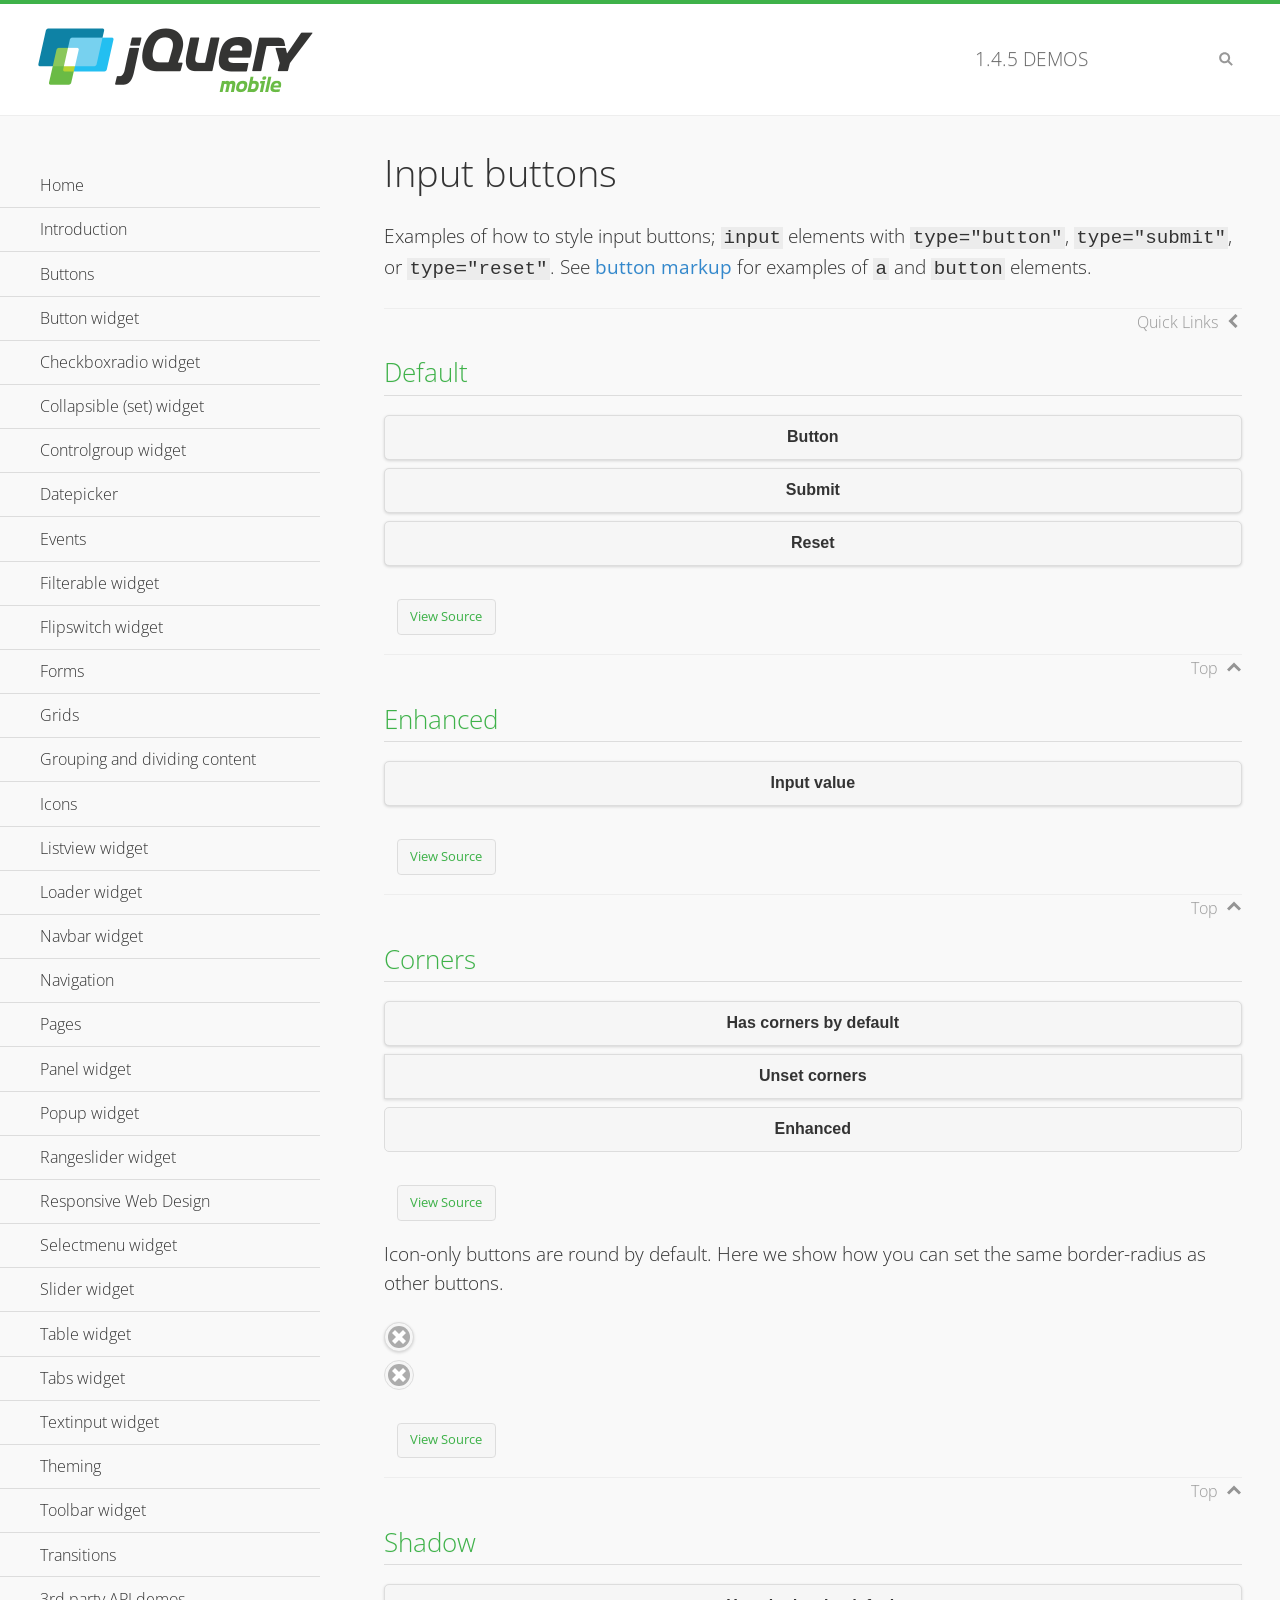
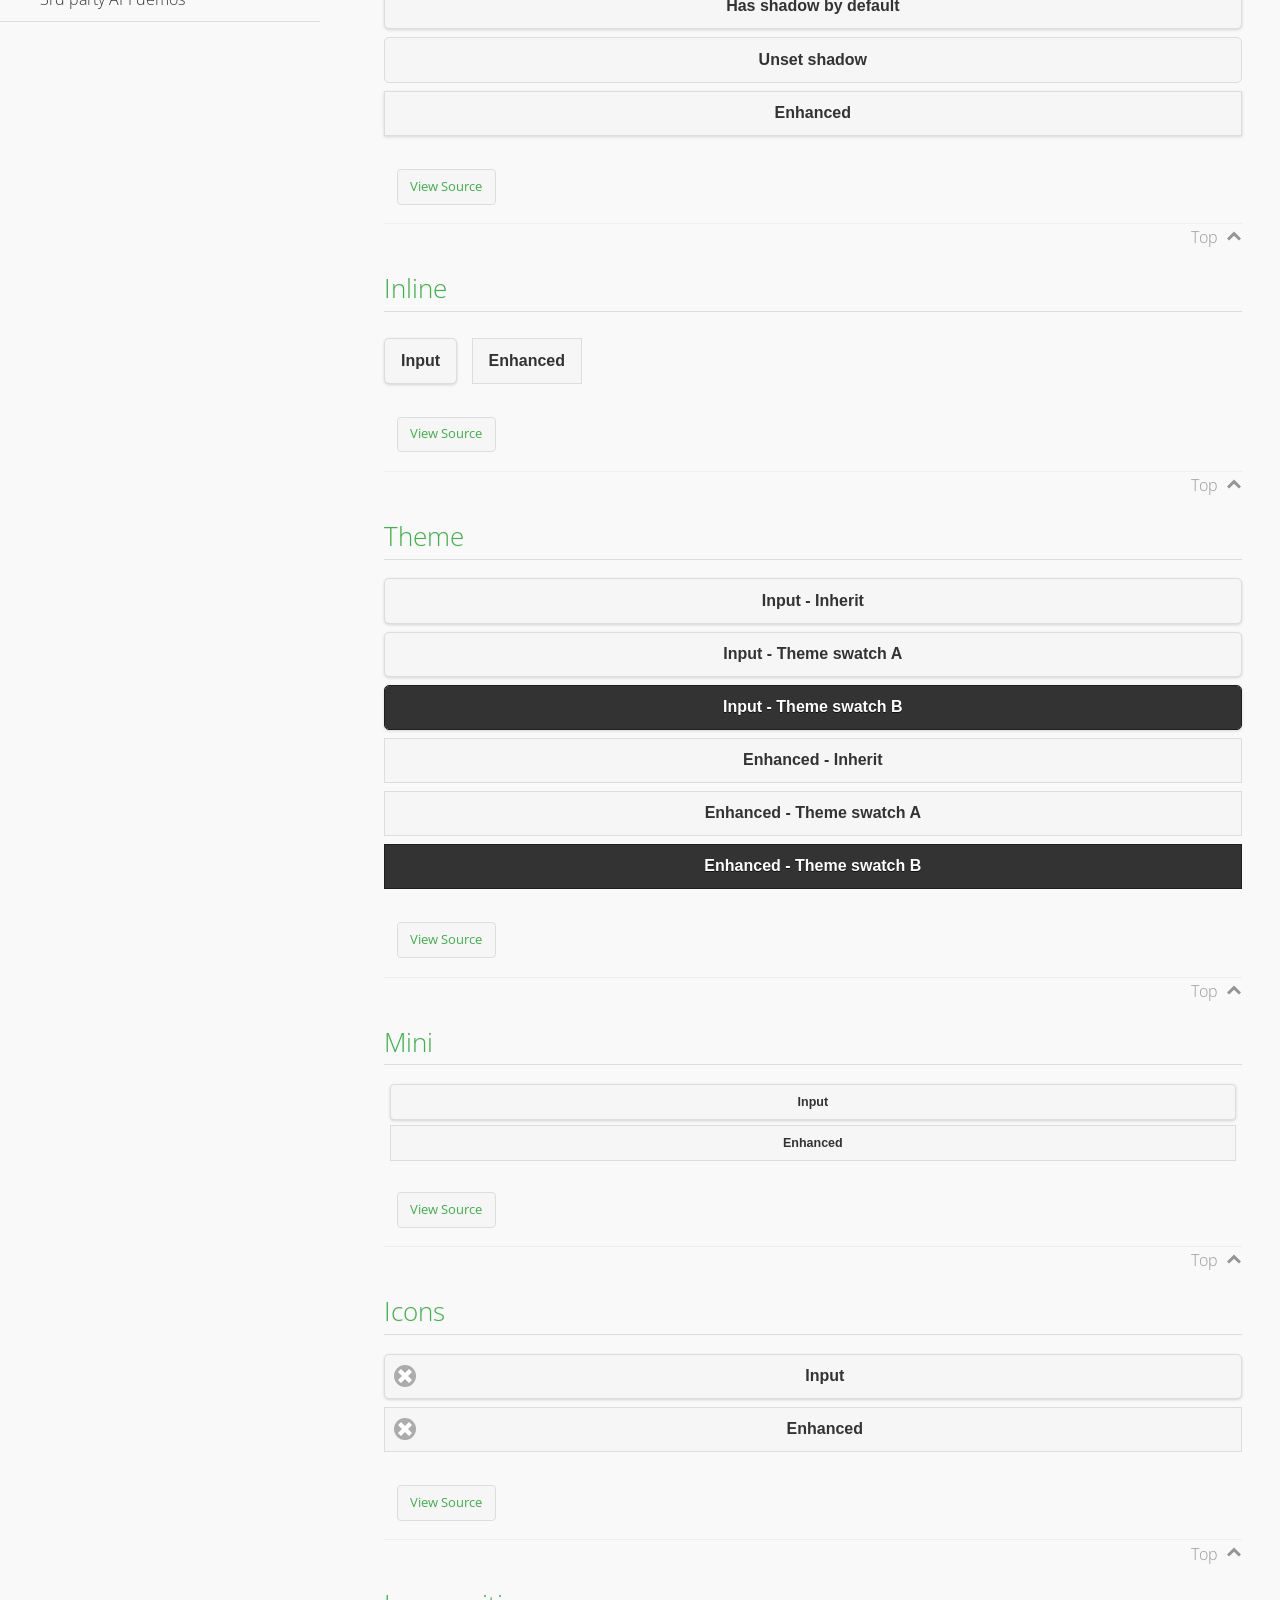
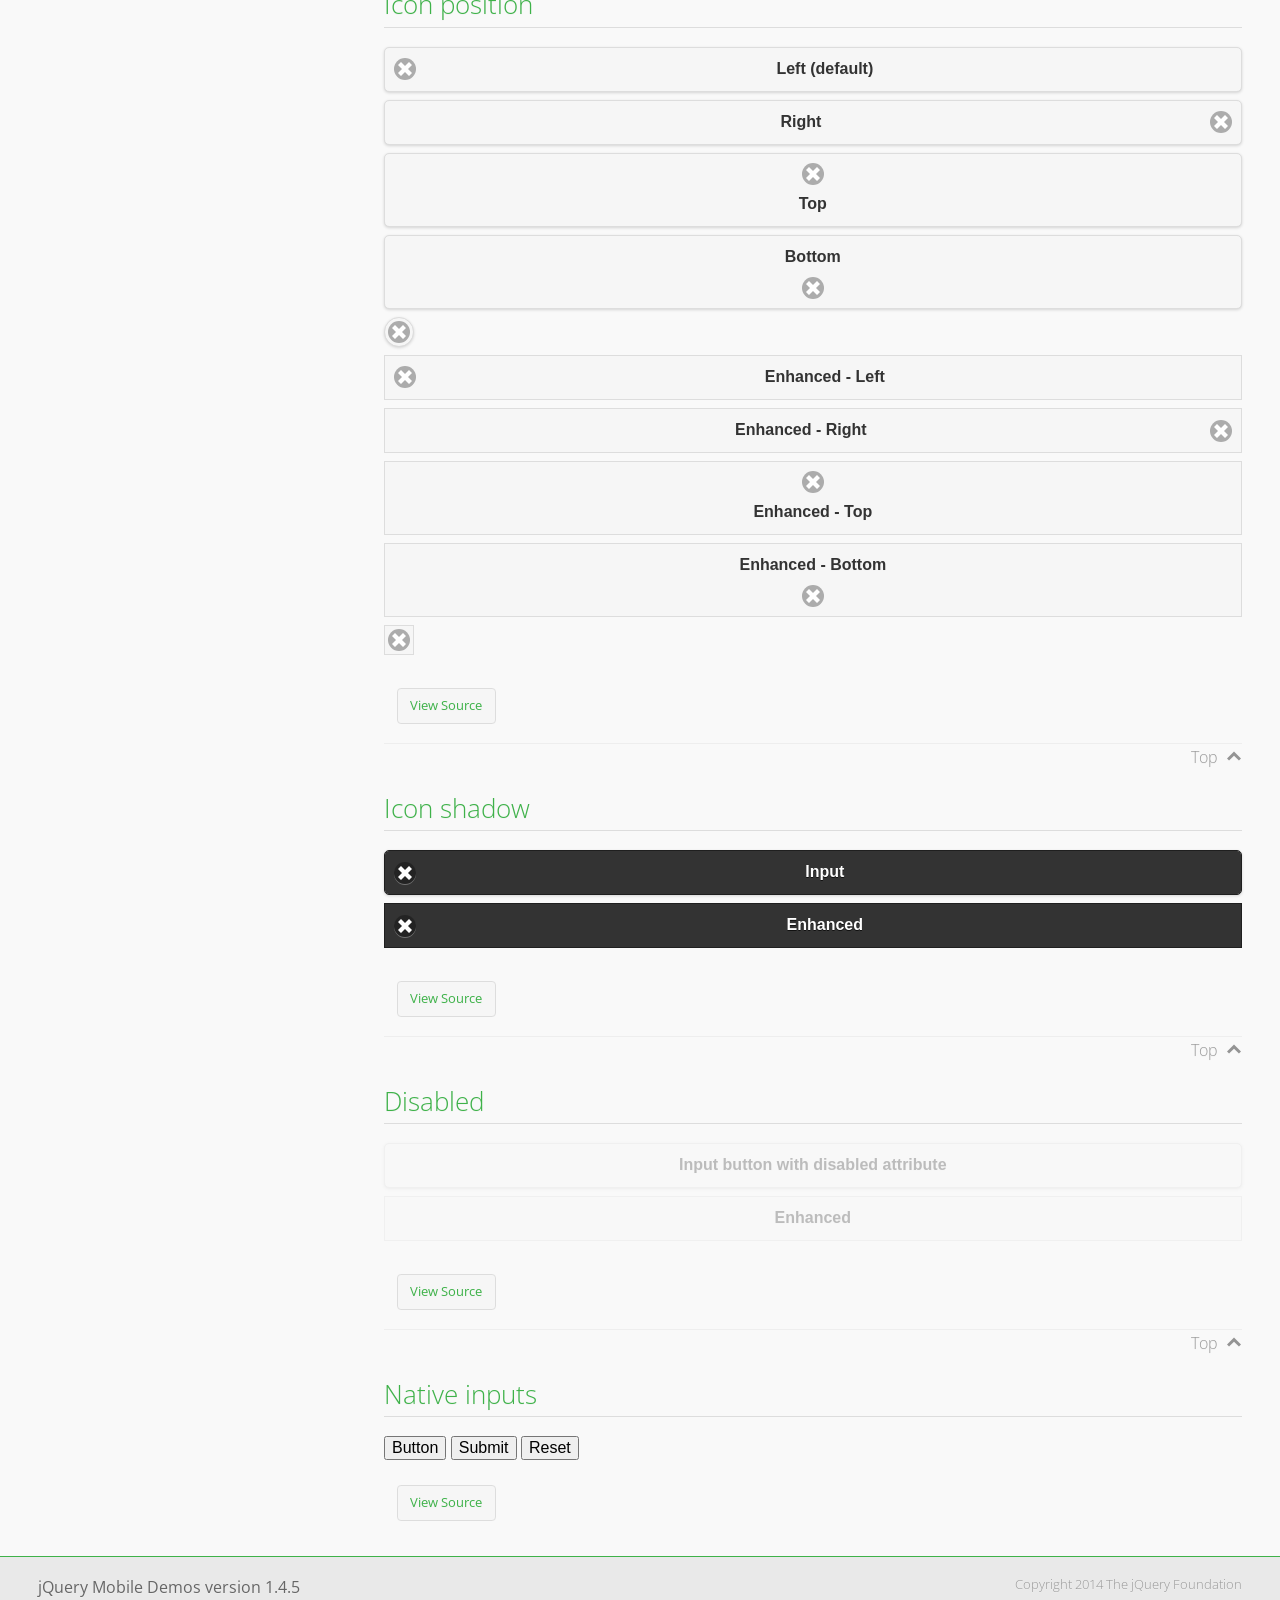
<file: www/js/jquerymobile/1.4.5/demos/button/index.html>
<!DOCTYPE html>
<html>
<head>
	<meta charset="utf-8">
	<meta name="viewport" content="width=device-width, initial-scale=1">
	<title>Input buttons - jQuery Mobile Demos</title>
	<link rel="shortcut icon" href="../favicon.ico">
    <link rel="stylesheet" href="http://fonts.googleapis.com/css?family=Open+Sans:300,400,700">
	<link rel="stylesheet" href="../css/themes/default/jquery.mobile-1.4.5.min.css">
	<link rel="stylesheet" href="../_assets/css/jqm-demos.css">
	<script src="../js/jquery.js"></script>
	<script src="../_assets/js/index.js"></script>
	<script src="../js/jquery.mobile-1.4.5.min.js"></script>
</head>
<body>
<div data-role="page" class="jqm-demos" data-quicklinks="true">

	<div data-role="header" class="jqm-header">
		<h2><a href="../" title="jQuery Mobile Demos home"><img src="../_assets/img/jquery-logo.png" alt="jQuery Mobile"></a></h2>
		<p><span class="jqm-version"></span> Demos</p>
		<a href="#" class="jqm-navmenu-link ui-btn ui-btn-icon-notext ui-corner-all ui-icon-bars ui-nodisc-icon ui-alt-icon ui-btn-left">Menu</a>
		<a href="#" class="jqm-search-link ui-btn ui-btn-icon-notext ui-corner-all ui-icon-search ui-nodisc-icon ui-alt-icon ui-btn-right">Search</a>
	</div><!-- /header -->

	<div role="main" class="ui-content jqm-content">

		<h1>Input buttons</h1>

		<p>Examples of how to style input buttons; <code>input</code> elements with <code>type="button"</code>, <code>type="submit"</code>, or <code>type="reset"</code>. See <a href="../button-markup/">button markup</a> for examples of <code>a</code> and <code>button</code> elements.</p>

		<h2>Default</h2>

		<div data-demo-html="true">
			<form>
				<input type="button" value="Button">
				<input type="submit" value="Submit">
				<input type="reset" value="Reset">
			</form>
		</div><!--/demo-html -->

		<h2>Enhanced</h2>

		<div data-demo-html="true">
			<form>
				<div class="ui-input-btn ui-btn ui-corner-all ui-shadow">
					Input value
					<input type="button" data-enhanced="true" value="Input value">
				</div>
			</form>
		</div><!--/demo-html -->

		<h2>Corners</h2>

		<div data-demo-html="true">
			<form>
				<input type="button" value="Has corners by default">
				<input type="button" data-corners="false" value="Unset corners">
				<div class="ui-input-btn ui-btn ui-corner-all">
					Enhanced
					<input type="button" data-enhanced="true" value="Enhanced">
				</div>
			</form>
		</div><!--/demo-html -->

		<p>Icon-only buttons are round by default. Here we show how you can set the same border-radius as other buttons.</p>

		<div data-demo-html="true" data-demo-css="true">
			<form>
				<input type="button" data-icon="delete" data-iconpos="notext" value="Icon only">
				<div id="custom-border-radius">
					<div class="ui-input-btn ui-btn ui-icon-delete ui-btn-icon-notext ui-corner-all">
						Enhanced - Icon only
						<input type="button" data-enhanced="true" value="Enhanced - Icon only">
					</div>
				</div>
			</form>
		</div><!--/demo-html -->

		<h2>Shadow</h2>

		<div data-demo-html="true">
			<form>
				<input type="button" value="Has shadow by default">
				<input type="button" data-shadow="false" value="Unset shadow">
				<div class="ui-input-btn ui-btn ui-shadow">
					Enhanced
					<input type="button" data-enhanced="true" value="Enhanced">
				</div>
			</form>
		</div><!--/demo-html -->

		<h2>Inline</h2>

		<div data-demo-html="true">
			<form>
				<input type="button" data-inline="true" value="Input">
				<div class="ui-input-btn ui-btn ui-btn-inline">
					Enhanced
					<input type="button" data-enhanced="true" value="Enhanced">
				</div>
			</form>
		</div><!--/demo-html -->

		<h2>Theme</h2>

		<div data-demo-html="true">
			<form>
				<input type="button" value="Input - Inherit">
				<input type="button" data-theme="a" value="Input - Theme swatch A">
				<input type="button" data-theme="b" value="Input - Theme swatch B">
				<div class="ui-input-btn ui-btn">
					Enhanced - Inherit
					<input type="button" data-enhanced="true" value="Enhanced - Inherit">
				</div>
				<div class="ui-input-btn ui-btn ui-btn-a">
					Enhanced - Theme swatch A
					<input type="button" data-enhanced="true" value="Enhanced - Theme swatch A">
				</div>
				<div class="ui-input-btn ui-btn ui-btn-b">
					Enhanced - Theme swatch B
					<input type="button" data-enhanced="true" value="Enhanced - Theme swatch B">
				</div>
			</form>
		</div><!--/demo-html -->

		<h2>Mini</h2>

		<div data-demo-html="true">
			<form>
				<input type="button" data-mini="true" value="Input">
				<div class="ui-input-btn ui-btn ui-mini">
					Enhanced
					<input type="button" data-enhanced="true" value="Enhanced">
				</div>
			</form>
		</div><!--/demo-html -->

		<h2>Icons</h2>

		<div data-demo-html="true">
			<form>
				<input type="button" data-icon="delete" value="Input">
				<div class="ui-input-btn ui-btn ui-icon-delete ui-btn-icon-left">
					Enhanced
					<input type="button" data-enhanced="true" value="Enhanced">
				</div>
			</form>
		</div><!--/demo-html -->

		<h2>Icon position</h2>

		<div data-demo-html="true">
			<form>
				<input type="button" data-icon="delete" value="Left (default)">
				<input type="button" data-icon="delete" data-iconpos="right" value="Right">
				<input type="button" data-icon="delete" data-iconpos="top" value="Top">
				<input type="button" data-icon="delete" data-iconpos="bottom" value="Bottom">
				<input type="button" data-icon="delete" data-iconpos="notext" value="Icon only">
				<div class="ui-input-btn ui-btn ui-icon-delete ui-btn-icon-left">
					Enhanced - Left
					<input type="button" data-enhanced="true" value="Enhanced - Left">
				</div>
				<div class="ui-input-btn ui-btn ui-icon-delete ui-btn-icon-right">
					Enhanced - Right
					<input type="button" data-enhanced="true" value="Enhanced - Right">
				</div>
				<div class="ui-input-btn ui-btn ui-icon-delete ui-btn-icon-top">
					Enhanced - Top
					<input type="button" data-enhanced="true" value="Enhanced - Top">
				</div>
				<div class="ui-input-btn ui-btn ui-icon-delete ui-btn-icon-bottom">
					Enhanced - Bottom
					<input type="button" data-enhanced="true" value="Enhanced - Bottom">
				</div>
				<div class="ui-input-btn ui-btn ui-icon-delete ui-btn-icon-notext">
					Enhanced - Icon only
					<input type="button" data-enhanced="true" value="Enhanced - Icon only">
				</div>
			</form>
		</div><!--/demo-html -->

		<h2>Icon shadow</h2>

		<div data-demo-html="true">
			<form>
				<input type="button" data-theme="b" data-icon="delete" data-iconshadow="true" value="Input">
				<div class="ui-input-btn ui-btn ui-btn-b ui-icon-delete ui-btn-icon-left ui-shadow-icon">
					Enhanced
					<input type="button" data-enhanced="true" value="Enhanced">
				</div>
			</form>
		</div><!--/demo-html -->

		<h2>Disabled</h2>

		<div data-demo-html="true">
			<form>
				<input type="button" disabled value="Input button with disabled attribute">
				<div class="ui-input-btn ui-btn ui-state-disabled">
					Enhanced
					<input type="button" disabled data-enhanced="true" value="Enhanced">
				</div>
			</form>
		</div><!--/demo-html -->

		<h2>Native inputs</h2>

		<div data-demo-html="true">
			<form>
				<input type="button" data-role="none" value="Button">
				<input type="submit" data-role="none" value="Submit">
				<input type="reset" data-role="none" value="Reset">
			</form>
		</div><!--/demo-html -->

	</div><!-- /content -->
	    <div data-role="panel" class="jqm-navmenu-panel" data-position="left" data-display="overlay" data-theme="a">
	    	<ul class="jqm-list ui-alt-icon ui-nodisc-icon">
<li data-filtertext="demos homepage" data-icon="home"><a href=".././">Home</a></li>
<li data-filtertext="introduction overview getting started"><a href="../intro/" data-ajax="false">Introduction</a></li>
<li data-filtertext="buttons button markup buttonmarkup method anchor link button element"><a href="../button-markup/" data-ajax="false">Buttons</a></li>
<li data-filtertext="form button widget input button submit reset"><a href="../button/" data-ajax="false">Button widget</a></li>
<li data-role="collapsible" data-enhanced="true" data-collapsed-icon="carat-d" data-expanded-icon="carat-u" data-iconpos="right" data-inset="false" class="ui-collapsible ui-collapsible-themed-content ui-collapsible-collapsed">
	<h3 class="ui-collapsible-heading ui-collapsible-heading-collapsed">
		<a href="#" class="ui-collapsible-heading-toggle ui-btn ui-btn-icon-right ui-btn-inherit ui-icon-carat-d">
		    Checkboxradio widget<span class="ui-collapsible-heading-status"> click to expand contents</span>
		</a>
	</h3>
	<div class="ui-collapsible-content ui-body-inherit ui-collapsible-content-collapsed" aria-hidden="true">
		<ul>
			<li data-filtertext="form checkboxradio widget checkbox input checkboxes controlgroups"><a href="../checkboxradio-checkbox/" data-ajax="false">Checkboxes</a></li>
			<li data-filtertext="form checkboxradio widget radio input radio buttons controlgroups"><a href="../checkboxradio-radio/" data-ajax="false">Radio buttons</a></li>
		</ul>
	</div>
</li>
<li data-role="collapsible" data-enhanced="true" data-collapsed-icon="carat-d" data-expanded-icon="carat-u" data-iconpos="right" data-inset="false" class="ui-collapsible ui-collapsible-themed-content ui-collapsible-collapsed">
	<h3 class="ui-collapsible-heading ui-collapsible-heading-collapsed">
		<a href="#" class="ui-collapsible-heading-toggle ui-btn ui-btn-icon-right ui-btn-inherit ui-icon-carat-d">
			Collapsible (set) widget<span class="ui-collapsible-heading-status"> click to expand contents</span>
		</a>
	</h3>
	<div class="ui-collapsible-content ui-body-inherit ui-collapsible-content-collapsed" aria-hidden="true">
		<ul>
			<li data-filtertext="collapsibles content formatting"><a href="../collapsible/" data-ajax="false">Collapsible</a></li>
			<li data-filtertext="dynamic collapsible set accordion append expand"><a href="../collapsible-dynamic/" data-ajax="false">Dynamic collapsibles</a></li>
			<li data-filtertext="accordions collapsible set widget content formatting grouped collapsibles"><a href="../collapsibleset/" data-ajax="false">Collapsible set</a></li>
		</ul>
	</div>
</li>
<li data-role="collapsible" data-enhanced="true" data-collapsed-icon="carat-d" data-expanded-icon="carat-u" data-iconpos="right" data-inset="false" class="ui-collapsible ui-collapsible-themed-content ui-collapsible-collapsed">
	<h3 class="ui-collapsible-heading ui-collapsible-heading-collapsed">
		<a href="#" class="ui-collapsible-heading-toggle ui-btn ui-btn-icon-right ui-btn-inherit ui-icon-carat-d">
			Controlgroup widget<span class="ui-collapsible-heading-status"> click to expand contents</span>
		</a>
	</h3>
	<div class="ui-collapsible-content ui-body-inherit ui-collapsible-content-collapsed" aria-hidden="true">
		<ul>
			<li data-filtertext="controlgroups selectmenu checkboxradio input grouped buttons horizontal vertical"><a href="../controlgroup/" data-ajax="false">Controlgroup</a></li>
			<li data-filtertext="dynamic controlgroup dynamically add buttons"><a href="../controlgroup-dynamic/" data-ajax="false">Dynamic controlgroups</a></li>
		</ul>
	</div>
</li>
<li data-filtertext="form datepicker widget date input"><a href="../datepicker/" data-ajax="false">Datepicker</a></li>
<li data-role="collapsible" data-enhanced="true" data-collapsed-icon="carat-d" data-expanded-icon="carat-u" data-iconpos="right" data-inset="false" class="ui-collapsible ui-collapsible-themed-content ui-collapsible-collapsed">
	<h3 class="ui-collapsible-heading ui-collapsible-heading-collapsed">
		<a href="#" class="ui-collapsible-heading-toggle ui-btn ui-btn-icon-right ui-btn-inherit ui-icon-carat-d">
			Events<span class="ui-collapsible-heading-status"> click to expand contents</span>
		</a>
	</h3>
	<div class="ui-collapsible-content ui-body-inherit ui-collapsible-content-collapsed" aria-hidden="true">
		<ul>
			<li data-filtertext="swipe to delete list items listviews swipe events"><a href="../swipe-list/" data-ajax="false">Swipe list items</a></li>
			<li data-filtertext="swipe to navigate swipe page navigation swipe events"><a href="../swipe-page/" data-ajax="false">Swipe page navigation</a></li>
		</ul>
	</div>
</li>
<li data-filtertext="filterable filter elements sorting searching listview table"><a href="../filterable/" data-ajax="false">Filterable widget</a></li>
<li data-filtertext="form flipswitch widget flip toggle switch binary select checkbox input"><a href="../flipswitch/" data-ajax="false">Flipswitch widget</a></li>
<li data-role="collapsible" data-enhanced="true" data-collapsed-icon="carat-d" data-expanded-icon="carat-u" data-iconpos="right" data-inset="false" class="ui-collapsible ui-collapsible-themed-content ui-collapsible-collapsed">
	<h3 class="ui-collapsible-heading ui-collapsible-heading-collapsed">
		<a href="#" class="ui-collapsible-heading-toggle ui-btn ui-btn-icon-right ui-btn-inherit ui-icon-carat-d">
			Forms<span class="ui-collapsible-heading-status"> click to expand contents</span>
		</a>
	</h3>
	<div class="ui-collapsible-content ui-body-inherit ui-collapsible-content-collapsed" aria-hidden="true">
		<ul>
			<li data-filtertext="forms text checkbox radio range button submit reset inputs selects textarea slider flipswitch label form elements"><a href="../forms/" data-ajax="false">Forms</a></li>
			<li data-filtertext="form hide labels hidden accessible ui-hidden-accessible forms"><a href="../forms-label-hidden-accessible/" data-ajax="false">Hide labels</a></li>
			<li data-filtertext="form field containers fieldcontain ui-field-contain forms"><a href="../forms-field-contain/" data-ajax="false">Field containers</a></li>
			<li data-filtertext="forms disabled form elements"><a href="../forms-disabled/" data-ajax="false">Forms disabled</a></li>
			<li data-filtertext="forms gallery examples overview forms text checkbox radio range button submit reset inputs selects textarea slider flipswitch label form elements"><a href="../forms-gallery/" data-ajax="false">Forms gallery</a></li>
		</ul>
	</div>
</li>
<li data-role="collapsible" data-enhanced="true" data-collapsed-icon="carat-d" data-expanded-icon="carat-u" data-iconpos="right" data-inset="false" class="ui-collapsible ui-collapsible-themed-content ui-collapsible-collapsed">
	<h3 class="ui-collapsible-heading ui-collapsible-heading-collapsed">
		<a href="#" class="ui-collapsible-heading-toggle ui-btn ui-btn-icon-right ui-btn-inherit ui-icon-carat-d">
			Grids<span class="ui-collapsible-heading-status"> click to expand contents</span>
		</a>
	</h3>
	<div class="ui-collapsible-content ui-body-inherit ui-collapsible-content-collapsed" aria-hidden="true">
		<ul>
			<li data-filtertext="grids columns blocks content formatting rwd responsive css framework"><a href="../grids/" data-ajax="false">Grids</a></li>
			<li data-filtertext="buttons in grids css framework"><a href="../grids-buttons/" data-ajax="false">Buttons in grids</a></li>
			<li data-filtertext="custom responsive grids rwd css framework"><a href="../grids-custom-responsive/" data-ajax="false">Custom responsive grids</a></li>
		</ul>
	</div>
</li>
<li data-filtertext="blocks content formatting sections heading"><a href="../body-bar-classes/" data-ajax="false">Grouping and dividing content</a></li>
<li data-role="collapsible" data-enhanced="true" data-collapsed-icon="carat-d" data-expanded-icon="carat-u" data-iconpos="right" data-inset="false" class="ui-collapsible ui-collapsible-themed-content ui-collapsible-collapsed">
	<h3 class="ui-collapsible-heading ui-collapsible-heading-collapsed">
		<a href="#" class="ui-collapsible-heading-toggle ui-btn ui-btn-icon-right ui-btn-inherit ui-icon-carat-d">
			Icons<span class="ui-collapsible-heading-status"> click to expand contents</span>
		</a>
	</h3>
	<div class="ui-collapsible-content ui-body-inherit ui-collapsible-content-collapsed" aria-hidden="true">
		<ul>
			<li data-filtertext="button icons svg disc alt custom icon position"><a href="../icons/" data-ajax="false">Icons</a></li>
			<li data-filtertext=""><a href="../icons-grunticon/" data-ajax="false">Grunticon loader</a></li>
		</ul>
	</div>
</li>
<li data-role="collapsible" data-enhanced="true" data-collapsed-icon="carat-d" data-expanded-icon="carat-u" data-iconpos="right" data-inset="false" class="ui-collapsible ui-collapsible-themed-content ui-collapsible-collapsed">
	<h3 class="ui-collapsible-heading ui-collapsible-heading-collapsed">
		<a href="#" class="ui-collapsible-heading-toggle ui-btn ui-btn-icon-right ui-btn-inherit ui-icon-carat-d">
			Listview widget<span class="ui-collapsible-heading-status"> click to expand contents</span>
		</a>
	</h3>
	<div class="ui-collapsible-content ui-body-inherit ui-collapsible-content-collapsed" aria-hidden="true">
		<ul>
			<li data-filtertext="listview widget thumbnails icons nested split button collapsible ul ol"><a href="../listview/" data-ajax="false">Listview</a></li>
			<li data-filtertext="autocomplete filterable reveal listview filtertextbeforefilter placeholder"><a href="../listview-autocomplete/" data-ajax="false">Listview autocomplete</a></li>
			<li data-filtertext="autocomplete filterable reveal listview remote data filtertextbeforefilter placeholder"><a href="../listview-autocomplete-remote/" data-ajax="false">Listview autocomplete remote data</a></li>
			<li data-filtertext="autodividers anchor jump scroll linkbars listview lists ul ol"><a href="../listview-autodividers-linkbar/" data-ajax="false">Listview autodividers linkbar</a></li>
			<li data-filtertext="listview autodividers selector autodividersselector lists ul ol"><a href="../listview-autodividers-selector/" data-ajax="false">Listview autodividers selector</a></li>
			<li data-filtertext="listview nested list items"><a href="../listview-nested-lists/" data-ajax="false">Nested Listviews</a></li>
			<li data-filtertext="listview collapsible list items flat"><a href="../listview-collapsible-item-flat/" data-ajax="false">Listview collapsible list items (flat)</a></li>
			<li data-filtertext="listview collapsible list indented"><a href="../listview-collapsible-item-indented/" data-ajax="false">Listview collapsible list items (indented)</a></li>
			<li data-filtertext="grid listview responsive grids responsive listviews lists ul"><a href="../listview-grid/" data-ajax="false">Listview responsive grid</a></li>
		</ul>
	</div>
</li>
<li data-filtertext="loader widget page loading navigation overlay spinner"><a href="../loader/" data-ajax="false">Loader widget</a></li>
<li data-filtertext="navbar widget navmenu toolbars header footer"><a href="../navbar/" data-ajax="false">Navbar widget</a></li>
<li data-role="collapsible" data-enhanced="true" data-collapsed-icon="carat-d" data-expanded-icon="carat-u" data-iconpos="right" data-inset="false" class="ui-collapsible ui-collapsible-themed-content ui-collapsible-collapsed">
	<h3 class="ui-collapsible-heading ui-collapsible-heading-collapsed">
		<a href="#" class="ui-collapsible-heading-toggle ui-btn ui-btn-icon-right ui-btn-inherit ui-icon-carat-d">
			Navigation<span class="ui-collapsible-heading-status"> click to expand contents</span>
		</a>
	</h3>
	<div class="ui-collapsible-content ui-body-inherit ui-collapsible-content-collapsed" aria-hidden="true">
		<ul>
			<li data-filtertext="ajax navigation navigate widget history event method"><a href="../navigation/" data-ajax="false">Navigation</a></li>
			<li data-filtertext="linking pages page links navigation ajax prefetch cache"><a href="../navigation-linking-pages/" data-ajax="false">Linking pages</a></li>
			<!-- <li data-filtertext="php redirect server redirection server-side navigation"><a href="../navigation-php-redirect/" data-ajax="false">PHP redirect demo</a></li>-->
			<li data-filtertext="navigation redirection hash query"><a href="../navigation-hash-processing/" data-ajax="false">Hash processing demo</a></li>
			<li data-filtertext="navigation redirection hash query"><a href="../page-events/" data-ajax="false">Page Navigation Events</a></li>
		</ul>
	</div>
</li>
<li data-role="collapsible" data-enhanced="true" data-collapsed-icon="carat-d" data-expanded-icon="carat-u" data-iconpos="right" data-inset="false" class="ui-collapsible ui-collapsible-themed-content ui-collapsible-collapsed">
	<h3 class="ui-collapsible-heading ui-collapsible-heading-collapsed">
		<a href="#" class="ui-collapsible-heading-toggle ui-btn ui-btn-icon-right ui-btn-inherit ui-icon-carat-d">
			Pages<span class="ui-collapsible-heading-status"> click to expand contents</span>
		</a>
	</h3>
	<div class="ui-collapsible-content ui-body-inherit ui-collapsible-content-collapsed" aria-hidden="true">
		<ul>
			<li data-filtertext="pages page widget ajax navigation"><a href="../pages/" data-ajax="false">Pages</a></li>
			<li data-filtertext="single page"><a href="../pages-single-page/" data-ajax="false">Single page</a></li>
			<li data-filtertext="multipage multi-page page"><a href="../pages-multi-page/" data-ajax="false">Multi-page template</a></li>
			<li data-filtertext="dialog page widget modal popup"><a href="../pages-dialog/" data-ajax="false">Dialog page</a></li>
		</ul>
	</div>
</li>
<li data-role="collapsible" data-enhanced="true" data-collapsed-icon="carat-d" data-expanded-icon="carat-u" data-iconpos="right" data-inset="false" class="ui-collapsible ui-collapsible-themed-content ui-collapsible-collapsed">
	<h3 class="ui-collapsible-heading ui-collapsible-heading-collapsed">
		<a href="#" class="ui-collapsible-heading-toggle ui-btn ui-btn-icon-right ui-btn-inherit ui-icon-carat-d">
			Panel widget<span class="ui-collapsible-heading-status"> click to expand contents</span>
		</a>
	</h3>
	<div class="ui-collapsible-content ui-body-inherit ui-collapsible-content-collapsed" aria-hidden="true">
		<ul>
			<li data-filtertext="panel widget sliding panels reveal push overlay responsive"><a href="../panel/" data-ajax="false">Panel</a></li>
			<li data-filtertext=""><a href="../panel-external/" data-ajax="false">External panels</a></li>
			<li data-filtertext="panel "><a href="../panel-fixed/" data-ajax="false">Fixed panels</a></li>
			<li data-filtertext="panel slide panels sliding panels shadow rwd responsive breakpoint"><a href="../panel-responsive/" data-ajax="false">Panels responsive</a></li>
			<li data-filtertext="panel custom style custom panel width reveal shadow listview panel styling page background wrapper"><a href="../panel-styling/" data-ajax="false">Custom panel style</a></li>
			<li data-filtertext="panel open on swipe"><a href="../panel-swipe-open/" data-ajax="false">Panel open on swipe</a></li>
			<li data-filtertext="panels outside page internal external toolbars"><a href="../panel-external-internal/" data-ajax="false">Panel external and internal</a></li>
		</ul>
	</div>
</li>
<li data-role="collapsible" data-enhanced="true" data-collapsed-icon="carat-d" data-expanded-icon="carat-u" data-iconpos="right" data-inset="false" class="ui-collapsible ui-collapsible-themed-content ui-collapsible-collapsed">
	<h3 class="ui-collapsible-heading ui-collapsible-heading-collapsed">
		<a href="#" class="ui-collapsible-heading-toggle ui-btn ui-btn-icon-right ui-btn-inherit ui-icon-carat-d">
			Popup widget<span class="ui-collapsible-heading-status"> click to expand contents</span>
		</a>
	</h3>
	<div class="ui-collapsible-content ui-body-inherit ui-collapsible-content-collapsed" aria-hidden="true">
		<ul>
			<li data-filtertext="popup widget popups dialog modal transition tooltip lightbox form overlay screen flip pop fade transition"><a href="../popup/" data-ajax="false">Popup</a></li>
			<li data-filtertext="popup alignment position"><a href="../popup-alignment/" data-ajax="false">Popup alignment</a></li>
			<li data-filtertext="popup arrow size popups popover"><a href="../popup-arrow-size/" data-ajax="false">Popup arrow size</a></li>
			<li data-filtertext="dynamic popups popup images lightbox"><a href="../popup-dynamic/" data-ajax="false">Dynamic popups</a></li>
			<li data-filtertext="popups with iframes scaling"><a href="../popup-iframe/" data-ajax="false">Popups with iframes</a></li>
			<li data-filtertext="popup image scaling"><a href="../popup-image-scaling/" data-ajax="false">Popup image scaling</a></li>
			<li data-filtertext="external popup outside multi-page"><a href="../popup-outside-multipage/" data-ajax="false">Popup outside multi-page</a></li>
		</ul>
	</div>
</li>
<li data-filtertext="form rangeslider widget dual sliders dual handle sliders range input"><a href="../rangeslider/" data-ajax="false">Rangeslider widget</a></li>
<li data-filtertext="responsive web design rwd adaptive progressive enhancement PE accessible mobile breakpoints media query media queries"><a href="../rwd/" data-ajax="false">Responsive Web Design</a></li>
<li data-role="collapsible" data-enhanced="true" data-collapsed-icon="carat-d" data-expanded-icon="carat-u" data-iconpos="right" data-inset="false" class="ui-collapsible ui-collapsible-themed-content ui-collapsible-collapsed">
	<h3 class="ui-collapsible-heading ui-collapsible-heading-collapsed">
		<a href="#" class="ui-collapsible-heading-toggle ui-btn ui-btn-icon-right ui-btn-inherit ui-icon-carat-d">
			Selectmenu widget<span class="ui-collapsible-heading-status"> click to expand contents</span>
		</a>
	</h3>
	<div class="ui-collapsible-content ui-body-inherit ui-collapsible-content-collapsed" aria-hidden="true">
		<ul>
			<li data-filtertext="form selectmenu widget select input custom select menu selects"><a href="../selectmenu/" data-ajax="false">Selectmenu</a></li>
			<li data-filtertext="form custom select menu selectmenu widget custom menu option optgroup multiple selects"><a href="../selectmenu-custom/" data-ajax="false">Custom select menu</a></li>
			<li data-filtertext="filterable select filter popup dialog"><a href="../selectmenu-custom-filter/" data-ajax="false">Custom select menu with filter</a></li>
		</ul>
	</div>
</li>
<li data-role="collapsible" data-enhanced="true" data-collapsed-icon="carat-d" data-expanded-icon="carat-u" data-iconpos="right" data-inset="false" class="ui-collapsible ui-collapsible-themed-content ui-collapsible-collapsed">
	<h3 class="ui-collapsible-heading ui-collapsible-heading-collapsed">
		<a href="#" class="ui-collapsible-heading-toggle ui-btn ui-btn-icon-right ui-btn-inherit ui-icon-carat-d">
			Slider widget<span class="ui-collapsible-heading-status"> click to expand contents</span>
		</a>
	</h3>
	<div class="ui-collapsible-content ui-body-inherit ui-collapsible-content-collapsed" aria-hidden="true">
		<ul>
			<li data-filtertext="form slider widget range input single sliders"><a href="../slider/" data-ajax="false">Slider</a></li>
			<li data-filtertext="form slider widget flipswitch slider binary select flip toggle switch"><a href="../slider-flipswitch/" data-ajax="false">Slider flip toggle switch</a></li>
			<li data-filtertext="form slider tooltip handle value input range sliders"><a href="../slider-tooltip/" data-ajax="false">Slider tooltip</a></li>
		</ul>
	</div>
</li>
<li data-role="collapsible" data-enhanced="true" data-collapsed-icon="carat-d" data-expanded-icon="carat-u" data-iconpos="right" data-inset="false" class="ui-collapsible ui-collapsible-themed-content ui-collapsible-collapsed">
	<h3 class="ui-collapsible-heading ui-collapsible-heading-collapsed">
		<a href="#" class="ui-collapsible-heading-toggle ui-btn ui-btn-icon-right ui-btn-inherit ui-icon-carat-d">
			Table widget<span class="ui-collapsible-heading-status"> click to expand contents</span>
		</a>
	</h3>
	<div class="ui-collapsible-content ui-body-inherit ui-collapsible-content-collapsed" aria-hidden="true">
		<ul>
			<li data-filtertext="table widget reflow column toggle th td responsive tables rwd hide show tabular"><a href="../table-column-toggle/" data-ajax="false">Table Column Toggle</a></li>
			<li data-filtertext="table column toggle phone comparison demo"><a href="../table-column-toggle-example/" data-ajax="false">Table Column Toggle demo</a></li>
			<li data-filtertext="responsive tables table column toggle heading groups rwd breakpoint"><a href="../table-column-toggle-heading-groups/" data-ajax="false">Table Column Toggle heading groups</a></li>
			<li data-filtertext="responsive tables table column toggle hide rwd breakpoint customization options"><a href="../table-column-toggle-options/" data-ajax="false">Table Column Toggle options</a></li>
			<li data-filtertext="table reflow th td responsive rwd columns tabular"><a href="../table-reflow/" data-ajax="false">Table Reflow</a></li>
			<li data-filtertext="responsive tables table reflow heading groups rwd breakpoint"><a href="../table-reflow-heading-groups/" data-ajax="false">Table Reflow heading groups</a></li>
			<li data-filtertext="responsive tables table reflow stripes strokes table style"><a href="../table-reflow-stripes-strokes/" data-ajax="false">Table Reflow stripes and strokes</a></li>
			<li data-filtertext="responsive tables table reflow stack custom styles"><a href="../table-reflow-styling/" data-ajax="false">Table Reflow custom styles</a></li>
		</ul>
	</div>
</li>
<li data-filtertext="ui tabs widget"><a href="../tabs/" data-ajax="false">Tabs widget</a></li>
<li data-filtertext="form textinput widget text input textarea number date time tel email file color password"><a href="../textinput/" data-ajax="false">Textinput widget</a></li>
<li data-role="collapsible" data-enhanced="true" data-collapsed-icon="carat-d" data-expanded-icon="carat-u" data-iconpos="right" data-inset="false" class="ui-collapsible ui-collapsible-themed-content ui-collapsible-collapsed">
	<h3 class="ui-collapsible-heading ui-collapsible-heading-collapsed">
		<a href="#" class="ui-collapsible-heading-toggle ui-btn ui-btn-icon-right ui-btn-inherit ui-icon-carat-d">
			Theming<span class="ui-collapsible-heading-status"> click to expand contents</span>
		</a>
	</h3>
	<div class="ui-collapsible-content ui-body-inherit ui-collapsible-content-collapsed" aria-hidden="true">
		<ul>
			<li data-filtertext="default theme swatches theming style css"><a href="../theme-default/" data-ajax="false">Default theme</a></li>
			<li data-filtertext="classic theme old theme swatches theming style css"><a href="../theme-classic/" data-ajax="false">Classic theme</a></li>
		</ul>
	</div>
</li>
<li data-role="collapsible" data-enhanced="true" data-collapsed-icon="carat-d" data-expanded-icon="carat-u" data-iconpos="right" data-inset="false" class="ui-collapsible ui-collapsible-themed-content ui-collapsible-collapsed">
	<h3 class="ui-collapsible-heading ui-collapsible-heading-collapsed">
		<a href="#" class="ui-collapsible-heading-toggle ui-btn ui-btn-icon-right ui-btn-inherit ui-icon-carat-d">
			Toolbar widget<span class="ui-collapsible-heading-status"> click to expand contents</span>
		</a>
	</h3>
	<div class="ui-collapsible-content ui-body-inherit ui-collapsible-content-collapsed" aria-hidden="true">
		<ul>
			<li data-filtertext="toolbar widget header footer toolbars fixed fullscreen external sections"><a href="../toolbar/" data-ajax="false">Toolbar</a></li>
			<li data-filtertext="dynamic toolbars dynamically add toolbar header footer"><a href="../toolbar-dynamic/" data-ajax="false">Dynamic toolbars</a></li>
			<li data-filtertext="external toolbars header footer"><a href="../toolbar-external/" data-ajax="false">External toolbars</a></li>
			<li data-filtertext="fixed toolbars header footer"><a href="../toolbar-fixed/" data-ajax="false">Fixed toolbars</a></li>
			<li data-filtertext="fixed fullscreen toolbars header footer"><a href="../toolbar-fixed-fullscreen/" data-ajax="false">Fullscreen toolbars</a></li>
			<li data-filtertext="external fixed toolbars header footer"><a href="../toolbar-fixed-external/" data-ajax="false">Fixed external toolbars</a></li>
			<li data-filtertext="external persistent toolbars header footer navbar navmenu"><a href="../toolbar-fixed-persistent/" data-ajax="false">Persistent toolbars</a></li>
			<li data-filtertext="external ajax optimized toolbars persistent toolbars header footer navbar"><a href="../toolbar-fixed-persistent-optimized/" data-ajax="false">Ajax optimized toolbars</a></li>
			<li data-filtertext="form in toolbars header footer"><a href="../toolbar-fixed-forms/" data-ajax="false">Form in toolbar</a></li>
		</ul>
	</div>
</li>
<li data-filtertext="page transitions animated pages popup navigation flip slide fade pop"><a href="../transitions/" data-ajax="false">Transitions</a></li>
<li data-role="collapsible" data-enhanced="true" data-collapsed-icon="carat-d" data-expanded-icon="carat-u" data-iconpos="right" data-inset="false" class="ui-collapsible ui-collapsible-themed-content ui-collapsible-collapsed">
	<h3 class="ui-collapsible-heading ui-collapsible-heading-collapsed">
		<a href="#" class="ui-collapsible-heading-toggle ui-btn ui-btn-icon-right ui-btn-inherit ui-icon-carat-d">
			3rd party API demos<span class="ui-collapsible-heading-status"> click to expand contents</span>
		</a>
	</h3>
	<div class="ui-collapsible-content ui-body-inherit ui-collapsible-content-collapsed" aria-hidden="true">
		<ul>
			<li data-filtertext="backbone requirejs navigation router"><a href="../backbone-requirejs/" data-ajax="false">Backbone RequireJS</a></li>
			<li data-filtertext="google maps geolocation demo"><a href="../map-geolocation/" data-ajax="false">Google Maps geolocation</a></li>
			<li data-filtertext="google maps hybrid"><a href="../map-list-toggle/" data-ajax="false">Google Maps list toggle</a></li>
		</ul>
	</div>
</li>



		     </ul>
		</div><!-- /panel -->


	<div data-role="footer" data-position="fixed" data-tap-toggle="false" class="jqm-footer">
		<p>jQuery Mobile Demos version <span class="jqm-version"></span></p>
		<p>Copyright 2014 The jQuery Foundation</p>
	</div><!-- /footer -->
	<!-- TODO: This should become an external panel so we can add input to markup (unique ID) -->
    <div data-role="panel" class="jqm-search-panel" data-position="right" data-display="overlay" data-theme="a">
		<div class="jqm-search">
			<ul class="jqm-list" data-filter-placeholder="Search demos..." data-filter-reveal="true">
<li data-filtertext="demos homepage" data-icon="home"><a href=".././">Home</a></li>
<li data-filtertext="introduction overview getting started"><a href="../intro/" data-ajax="false">Introduction</a></li>
<li data-filtertext="buttons button markup buttonmarkup method anchor link button element"><a href="../button-markup/" data-ajax="false">Buttons</a></li>
<li data-filtertext="form button widget input button submit reset"><a href="../button/" data-ajax="false">Button widget</a></li>
<li data-role="collapsible" data-enhanced="true" data-collapsed-icon="carat-d" data-expanded-icon="carat-u" data-iconpos="right" data-inset="false" class="ui-collapsible ui-collapsible-themed-content ui-collapsible-collapsed">
	<h3 class="ui-collapsible-heading ui-collapsible-heading-collapsed">
		<a href="#" class="ui-collapsible-heading-toggle ui-btn ui-btn-icon-right ui-btn-inherit ui-icon-carat-d">
		    Checkboxradio widget<span class="ui-collapsible-heading-status"> click to expand contents</span>
		</a>
	</h3>
	<div class="ui-collapsible-content ui-body-inherit ui-collapsible-content-collapsed" aria-hidden="true">
		<ul>
			<li data-filtertext="form checkboxradio widget checkbox input checkboxes controlgroups"><a href="../checkboxradio-checkbox/" data-ajax="false">Checkboxes</a></li>
			<li data-filtertext="form checkboxradio widget radio input radio buttons controlgroups"><a href="../checkboxradio-radio/" data-ajax="false">Radio buttons</a></li>
		</ul>
	</div>
</li>
<li data-role="collapsible" data-enhanced="true" data-collapsed-icon="carat-d" data-expanded-icon="carat-u" data-iconpos="right" data-inset="false" class="ui-collapsible ui-collapsible-themed-content ui-collapsible-collapsed">
	<h3 class="ui-collapsible-heading ui-collapsible-heading-collapsed">
		<a href="#" class="ui-collapsible-heading-toggle ui-btn ui-btn-icon-right ui-btn-inherit ui-icon-carat-d">
			Collapsible (set) widget<span class="ui-collapsible-heading-status"> click to expand contents</span>
		</a>
	</h3>
	<div class="ui-collapsible-content ui-body-inherit ui-collapsible-content-collapsed" aria-hidden="true">
		<ul>
			<li data-filtertext="collapsibles content formatting"><a href="../collapsible/" data-ajax="false">Collapsible</a></li>
			<li data-filtertext="dynamic collapsible set accordion append expand"><a href="../collapsible-dynamic/" data-ajax="false">Dynamic collapsibles</a></li>
			<li data-filtertext="accordions collapsible set widget content formatting grouped collapsibles"><a href="../collapsibleset/" data-ajax="false">Collapsible set</a></li>
		</ul>
	</div>
</li>
<li data-role="collapsible" data-enhanced="true" data-collapsed-icon="carat-d" data-expanded-icon="carat-u" data-iconpos="right" data-inset="false" class="ui-collapsible ui-collapsible-themed-content ui-collapsible-collapsed">
	<h3 class="ui-collapsible-heading ui-collapsible-heading-collapsed">
		<a href="#" class="ui-collapsible-heading-toggle ui-btn ui-btn-icon-right ui-btn-inherit ui-icon-carat-d">
			Controlgroup widget<span class="ui-collapsible-heading-status"> click to expand contents</span>
		</a>
	</h3>
	<div class="ui-collapsible-content ui-body-inherit ui-collapsible-content-collapsed" aria-hidden="true">
		<ul>
			<li data-filtertext="controlgroups selectmenu checkboxradio input grouped buttons horizontal vertical"><a href="../controlgroup/" data-ajax="false">Controlgroup</a></li>
			<li data-filtertext="dynamic controlgroup dynamically add buttons"><a href="../controlgroup-dynamic/" data-ajax="false">Dynamic controlgroups</a></li>
		</ul>
	</div>
</li>
<li data-filtertext="form datepicker widget date input"><a href="../datepicker/" data-ajax="false">Datepicker</a></li>
<li data-role="collapsible" data-enhanced="true" data-collapsed-icon="carat-d" data-expanded-icon="carat-u" data-iconpos="right" data-inset="false" class="ui-collapsible ui-collapsible-themed-content ui-collapsible-collapsed">
	<h3 class="ui-collapsible-heading ui-collapsible-heading-collapsed">
		<a href="#" class="ui-collapsible-heading-toggle ui-btn ui-btn-icon-right ui-btn-inherit ui-icon-carat-d">
			Events<span class="ui-collapsible-heading-status"> click to expand contents</span>
		</a>
	</h3>
	<div class="ui-collapsible-content ui-body-inherit ui-collapsible-content-collapsed" aria-hidden="true">
		<ul>
			<li data-filtertext="swipe to delete list items listviews swipe events"><a href="../swipe-list/" data-ajax="false">Swipe list items</a></li>
			<li data-filtertext="swipe to navigate swipe page navigation swipe events"><a href="../swipe-page/" data-ajax="false">Swipe page navigation</a></li>
		</ul>
	</div>
</li>
<li data-filtertext="filterable filter elements sorting searching listview table"><a href="../filterable/" data-ajax="false">Filterable widget</a></li>
<li data-filtertext="form flipswitch widget flip toggle switch binary select checkbox input"><a href="../flipswitch/" data-ajax="false">Flipswitch widget</a></li>
<li data-role="collapsible" data-enhanced="true" data-collapsed-icon="carat-d" data-expanded-icon="carat-u" data-iconpos="right" data-inset="false" class="ui-collapsible ui-collapsible-themed-content ui-collapsible-collapsed">
	<h3 class="ui-collapsible-heading ui-collapsible-heading-collapsed">
		<a href="#" class="ui-collapsible-heading-toggle ui-btn ui-btn-icon-right ui-btn-inherit ui-icon-carat-d">
			Forms<span class="ui-collapsible-heading-status"> click to expand contents</span>
		</a>
	</h3>
	<div class="ui-collapsible-content ui-body-inherit ui-collapsible-content-collapsed" aria-hidden="true">
		<ul>
			<li data-filtertext="forms text checkbox radio range button submit reset inputs selects textarea slider flipswitch label form elements"><a href="../forms/" data-ajax="false">Forms</a></li>
			<li data-filtertext="form hide labels hidden accessible ui-hidden-accessible forms"><a href="../forms-label-hidden-accessible/" data-ajax="false">Hide labels</a></li>
			<li data-filtertext="form field containers fieldcontain ui-field-contain forms"><a href="../forms-field-contain/" data-ajax="false">Field containers</a></li>
			<li data-filtertext="forms disabled form elements"><a href="../forms-disabled/" data-ajax="false">Forms disabled</a></li>
			<li data-filtertext="forms gallery examples overview forms text checkbox radio range button submit reset inputs selects textarea slider flipswitch label form elements"><a href="../forms-gallery/" data-ajax="false">Forms gallery</a></li>
		</ul>
	</div>
</li>
<li data-role="collapsible" data-enhanced="true" data-collapsed-icon="carat-d" data-expanded-icon="carat-u" data-iconpos="right" data-inset="false" class="ui-collapsible ui-collapsible-themed-content ui-collapsible-collapsed">
	<h3 class="ui-collapsible-heading ui-collapsible-heading-collapsed">
		<a href="#" class="ui-collapsible-heading-toggle ui-btn ui-btn-icon-right ui-btn-inherit ui-icon-carat-d">
			Grids<span class="ui-collapsible-heading-status"> click to expand contents</span>
		</a>
	</h3>
	<div class="ui-collapsible-content ui-body-inherit ui-collapsible-content-collapsed" aria-hidden="true">
		<ul>
			<li data-filtertext="grids columns blocks content formatting rwd responsive css framework"><a href="../grids/" data-ajax="false">Grids</a></li>
			<li data-filtertext="buttons in grids css framework"><a href="../grids-buttons/" data-ajax="false">Buttons in grids</a></li>
			<li data-filtertext="custom responsive grids rwd css framework"><a href="../grids-custom-responsive/" data-ajax="false">Custom responsive grids</a></li>
		</ul>
	</div>
</li>
<li data-filtertext="blocks content formatting sections heading"><a href="../body-bar-classes/" data-ajax="false">Grouping and dividing content</a></li>
<li data-role="collapsible" data-enhanced="true" data-collapsed-icon="carat-d" data-expanded-icon="carat-u" data-iconpos="right" data-inset="false" class="ui-collapsible ui-collapsible-themed-content ui-collapsible-collapsed">
	<h3 class="ui-collapsible-heading ui-collapsible-heading-collapsed">
		<a href="#" class="ui-collapsible-heading-toggle ui-btn ui-btn-icon-right ui-btn-inherit ui-icon-carat-d">
			Icons<span class="ui-collapsible-heading-status"> click to expand contents</span>
		</a>
	</h3>
	<div class="ui-collapsible-content ui-body-inherit ui-collapsible-content-collapsed" aria-hidden="true">
		<ul>
			<li data-filtertext="button icons svg disc alt custom icon position"><a href="../icons/" data-ajax="false">Icons</a></li>
			<li data-filtertext=""><a href="../icons-grunticon/" data-ajax="false">Grunticon loader</a></li>
		</ul>
	</div>
</li>
<li data-role="collapsible" data-enhanced="true" data-collapsed-icon="carat-d" data-expanded-icon="carat-u" data-iconpos="right" data-inset="false" class="ui-collapsible ui-collapsible-themed-content ui-collapsible-collapsed">
	<h3 class="ui-collapsible-heading ui-collapsible-heading-collapsed">
		<a href="#" class="ui-collapsible-heading-toggle ui-btn ui-btn-icon-right ui-btn-inherit ui-icon-carat-d">
			Listview widget<span class="ui-collapsible-heading-status"> click to expand contents</span>
		</a>
	</h3>
	<div class="ui-collapsible-content ui-body-inherit ui-collapsible-content-collapsed" aria-hidden="true">
		<ul>
			<li data-filtertext="listview widget thumbnails icons nested split button collapsible ul ol"><a href="../listview/" data-ajax="false">Listview</a></li>
			<li data-filtertext="autocomplete filterable reveal listview filtertextbeforefilter placeholder"><a href="../listview-autocomplete/" data-ajax="false">Listview autocomplete</a></li>
			<li data-filtertext="autocomplete filterable reveal listview remote data filtertextbeforefilter placeholder"><a href="../listview-autocomplete-remote/" data-ajax="false">Listview autocomplete remote data</a></li>
			<li data-filtertext="autodividers anchor jump scroll linkbars listview lists ul ol"><a href="../listview-autodividers-linkbar/" data-ajax="false">Listview autodividers linkbar</a></li>
			<li data-filtertext="listview autodividers selector autodividersselector lists ul ol"><a href="../listview-autodividers-selector/" data-ajax="false">Listview autodividers selector</a></li>
			<li data-filtertext="listview nested list items"><a href="../listview-nested-lists/" data-ajax="false">Nested Listviews</a></li>
			<li data-filtertext="listview collapsible list items flat"><a href="../listview-collapsible-item-flat/" data-ajax="false">Listview collapsible list items (flat)</a></li>
			<li data-filtertext="listview collapsible list indented"><a href="../listview-collapsible-item-indented/" data-ajax="false">Listview collapsible list items (indented)</a></li>
			<li data-filtertext="grid listview responsive grids responsive listviews lists ul"><a href="../listview-grid/" data-ajax="false">Listview responsive grid</a></li>
		</ul>
	</div>
</li>
<li data-filtertext="loader widget page loading navigation overlay spinner"><a href="../loader/" data-ajax="false">Loader widget</a></li>
<li data-filtertext="navbar widget navmenu toolbars header footer"><a href="../navbar/" data-ajax="false">Navbar widget</a></li>
<li data-role="collapsible" data-enhanced="true" data-collapsed-icon="carat-d" data-expanded-icon="carat-u" data-iconpos="right" data-inset="false" class="ui-collapsible ui-collapsible-themed-content ui-collapsible-collapsed">
	<h3 class="ui-collapsible-heading ui-collapsible-heading-collapsed">
		<a href="#" class="ui-collapsible-heading-toggle ui-btn ui-btn-icon-right ui-btn-inherit ui-icon-carat-d">
			Navigation<span class="ui-collapsible-heading-status"> click to expand contents</span>
		</a>
	</h3>
	<div class="ui-collapsible-content ui-body-inherit ui-collapsible-content-collapsed" aria-hidden="true">
		<ul>
			<li data-filtertext="ajax navigation navigate widget history event method"><a href="../navigation/" data-ajax="false">Navigation</a></li>
			<li data-filtertext="linking pages page links navigation ajax prefetch cache"><a href="../navigation-linking-pages/" data-ajax="false">Linking pages</a></li>
			<!-- <li data-filtertext="php redirect server redirection server-side navigation"><a href="../navigation-php-redirect/" data-ajax="false">PHP redirect demo</a></li>-->
			<li data-filtertext="navigation redirection hash query"><a href="../navigation-hash-processing/" data-ajax="false">Hash processing demo</a></li>
			<li data-filtertext="navigation redirection hash query"><a href="../page-events/" data-ajax="false">Page Navigation Events</a></li>
		</ul>
	</div>
</li>
<li data-role="collapsible" data-enhanced="true" data-collapsed-icon="carat-d" data-expanded-icon="carat-u" data-iconpos="right" data-inset="false" class="ui-collapsible ui-collapsible-themed-content ui-collapsible-collapsed">
	<h3 class="ui-collapsible-heading ui-collapsible-heading-collapsed">
		<a href="#" class="ui-collapsible-heading-toggle ui-btn ui-btn-icon-right ui-btn-inherit ui-icon-carat-d">
			Pages<span class="ui-collapsible-heading-status"> click to expand contents</span>
		</a>
	</h3>
	<div class="ui-collapsible-content ui-body-inherit ui-collapsible-content-collapsed" aria-hidden="true">
		<ul>
			<li data-filtertext="pages page widget ajax navigation"><a href="../pages/" data-ajax="false">Pages</a></li>
			<li data-filtertext="single page"><a href="../pages-single-page/" data-ajax="false">Single page</a></li>
			<li data-filtertext="multipage multi-page page"><a href="../pages-multi-page/" data-ajax="false">Multi-page template</a></li>
			<li data-filtertext="dialog page widget modal popup"><a href="../pages-dialog/" data-ajax="false">Dialog page</a></li>
		</ul>
	</div>
</li>
<li data-role="collapsible" data-enhanced="true" data-collapsed-icon="carat-d" data-expanded-icon="carat-u" data-iconpos="right" data-inset="false" class="ui-collapsible ui-collapsible-themed-content ui-collapsible-collapsed">
	<h3 class="ui-collapsible-heading ui-collapsible-heading-collapsed">
		<a href="#" class="ui-collapsible-heading-toggle ui-btn ui-btn-icon-right ui-btn-inherit ui-icon-carat-d">
			Panel widget<span class="ui-collapsible-heading-status"> click to expand contents</span>
		</a>
	</h3>
	<div class="ui-collapsible-content ui-body-inherit ui-collapsible-content-collapsed" aria-hidden="true">
		<ul>
			<li data-filtertext="panel widget sliding panels reveal push overlay responsive"><a href="../panel/" data-ajax="false">Panel</a></li>
			<li data-filtertext=""><a href="../panel-external/" data-ajax="false">External panels</a></li>
			<li data-filtertext="panel "><a href="../panel-fixed/" data-ajax="false">Fixed panels</a></li>
			<li data-filtertext="panel slide panels sliding panels shadow rwd responsive breakpoint"><a href="../panel-responsive/" data-ajax="false">Panels responsive</a></li>
			<li data-filtertext="panel custom style custom panel width reveal shadow listview panel styling page background wrapper"><a href="../panel-styling/" data-ajax="false">Custom panel style</a></li>
			<li data-filtertext="panel open on swipe"><a href="../panel-swipe-open/" data-ajax="false">Panel open on swipe</a></li>
			<li data-filtertext="panels outside page internal external toolbars"><a href="../panel-external-internal/" data-ajax="false">Panel external and internal</a></li>
		</ul>
	</div>
</li>
<li data-role="collapsible" data-enhanced="true" data-collapsed-icon="carat-d" data-expanded-icon="carat-u" data-iconpos="right" data-inset="false" class="ui-collapsible ui-collapsible-themed-content ui-collapsible-collapsed">
	<h3 class="ui-collapsible-heading ui-collapsible-heading-collapsed">
		<a href="#" class="ui-collapsible-heading-toggle ui-btn ui-btn-icon-right ui-btn-inherit ui-icon-carat-d">
			Popup widget<span class="ui-collapsible-heading-status"> click to expand contents</span>
		</a>
	</h3>
	<div class="ui-collapsible-content ui-body-inherit ui-collapsible-content-collapsed" aria-hidden="true">
		<ul>
			<li data-filtertext="popup widget popups dialog modal transition tooltip lightbox form overlay screen flip pop fade transition"><a href="../popup/" data-ajax="false">Popup</a></li>
			<li data-filtertext="popup alignment position"><a href="../popup-alignment/" data-ajax="false">Popup alignment</a></li>
			<li data-filtertext="popup arrow size popups popover"><a href="../popup-arrow-size/" data-ajax="false">Popup arrow size</a></li>
			<li data-filtertext="dynamic popups popup images lightbox"><a href="../popup-dynamic/" data-ajax="false">Dynamic popups</a></li>
			<li data-filtertext="popups with iframes scaling"><a href="../popup-iframe/" data-ajax="false">Popups with iframes</a></li>
			<li data-filtertext="popup image scaling"><a href="../popup-image-scaling/" data-ajax="false">Popup image scaling</a></li>
			<li data-filtertext="external popup outside multi-page"><a href="../popup-outside-multipage/" data-ajax="false">Popup outside multi-page</a></li>
		</ul>
	</div>
</li>
<li data-filtertext="form rangeslider widget dual sliders dual handle sliders range input"><a href="../rangeslider/" data-ajax="false">Rangeslider widget</a></li>
<li data-filtertext="responsive web design rwd adaptive progressive enhancement PE accessible mobile breakpoints media query media queries"><a href="../rwd/" data-ajax="false">Responsive Web Design</a></li>
<li data-role="collapsible" data-enhanced="true" data-collapsed-icon="carat-d" data-expanded-icon="carat-u" data-iconpos="right" data-inset="false" class="ui-collapsible ui-collapsible-themed-content ui-collapsible-collapsed">
	<h3 class="ui-collapsible-heading ui-collapsible-heading-collapsed">
		<a href="#" class="ui-collapsible-heading-toggle ui-btn ui-btn-icon-right ui-btn-inherit ui-icon-carat-d">
			Selectmenu widget<span class="ui-collapsible-heading-status"> click to expand contents</span>
		</a>
	</h3>
	<div class="ui-collapsible-content ui-body-inherit ui-collapsible-content-collapsed" aria-hidden="true">
		<ul>
			<li data-filtertext="form selectmenu widget select input custom select menu selects"><a href="../selectmenu/" data-ajax="false">Selectmenu</a></li>
			<li data-filtertext="form custom select menu selectmenu widget custom menu option optgroup multiple selects"><a href="../selectmenu-custom/" data-ajax="false">Custom select menu</a></li>
			<li data-filtertext="filterable select filter popup dialog"><a href="../selectmenu-custom-filter/" data-ajax="false">Custom select menu with filter</a></li>
		</ul>
	</div>
</li>
<li data-role="collapsible" data-enhanced="true" data-collapsed-icon="carat-d" data-expanded-icon="carat-u" data-iconpos="right" data-inset="false" class="ui-collapsible ui-collapsible-themed-content ui-collapsible-collapsed">
	<h3 class="ui-collapsible-heading ui-collapsible-heading-collapsed">
		<a href="#" class="ui-collapsible-heading-toggle ui-btn ui-btn-icon-right ui-btn-inherit ui-icon-carat-d">
			Slider widget<span class="ui-collapsible-heading-status"> click to expand contents</span>
		</a>
	</h3>
	<div class="ui-collapsible-content ui-body-inherit ui-collapsible-content-collapsed" aria-hidden="true">
		<ul>
			<li data-filtertext="form slider widget range input single sliders"><a href="../slider/" data-ajax="false">Slider</a></li>
			<li data-filtertext="form slider widget flipswitch slider binary select flip toggle switch"><a href="../slider-flipswitch/" data-ajax="false">Slider flip toggle switch</a></li>
			<li data-filtertext="form slider tooltip handle value input range sliders"><a href="../slider-tooltip/" data-ajax="false">Slider tooltip</a></li>
		</ul>
	</div>
</li>
<li data-role="collapsible" data-enhanced="true" data-collapsed-icon="carat-d" data-expanded-icon="carat-u" data-iconpos="right" data-inset="false" class="ui-collapsible ui-collapsible-themed-content ui-collapsible-collapsed">
	<h3 class="ui-collapsible-heading ui-collapsible-heading-collapsed">
		<a href="#" class="ui-collapsible-heading-toggle ui-btn ui-btn-icon-right ui-btn-inherit ui-icon-carat-d">
			Table widget<span class="ui-collapsible-heading-status"> click to expand contents</span>
		</a>
	</h3>
	<div class="ui-collapsible-content ui-body-inherit ui-collapsible-content-collapsed" aria-hidden="true">
		<ul>
			<li data-filtertext="table widget reflow column toggle th td responsive tables rwd hide show tabular"><a href="../table-column-toggle/" data-ajax="false">Table Column Toggle</a></li>
			<li data-filtertext="table column toggle phone comparison demo"><a href="../table-column-toggle-example/" data-ajax="false">Table Column Toggle demo</a></li>
			<li data-filtertext="responsive tables table column toggle heading groups rwd breakpoint"><a href="../table-column-toggle-heading-groups/" data-ajax="false">Table Column Toggle heading groups</a></li>
			<li data-filtertext="responsive tables table column toggle hide rwd breakpoint customization options"><a href="../table-column-toggle-options/" data-ajax="false">Table Column Toggle options</a></li>
			<li data-filtertext="table reflow th td responsive rwd columns tabular"><a href="../table-reflow/" data-ajax="false">Table Reflow</a></li>
			<li data-filtertext="responsive tables table reflow heading groups rwd breakpoint"><a href="../table-reflow-heading-groups/" data-ajax="false">Table Reflow heading groups</a></li>
			<li data-filtertext="responsive tables table reflow stripes strokes table style"><a href="../table-reflow-stripes-strokes/" data-ajax="false">Table Reflow stripes and strokes</a></li>
			<li data-filtertext="responsive tables table reflow stack custom styles"><a href="../table-reflow-styling/" data-ajax="false">Table Reflow custom styles</a></li>
		</ul>
	</div>
</li>
<li data-filtertext="ui tabs widget"><a href="../tabs/" data-ajax="false">Tabs widget</a></li>
<li data-filtertext="form textinput widget text input textarea number date time tel email file color password"><a href="../textinput/" data-ajax="false">Textinput widget</a></li>
<li data-role="collapsible" data-enhanced="true" data-collapsed-icon="carat-d" data-expanded-icon="carat-u" data-iconpos="right" data-inset="false" class="ui-collapsible ui-collapsible-themed-content ui-collapsible-collapsed">
	<h3 class="ui-collapsible-heading ui-collapsible-heading-collapsed">
		<a href="#" class="ui-collapsible-heading-toggle ui-btn ui-btn-icon-right ui-btn-inherit ui-icon-carat-d">
			Theming<span class="ui-collapsible-heading-status"> click to expand contents</span>
		</a>
	</h3>
	<div class="ui-collapsible-content ui-body-inherit ui-collapsible-content-collapsed" aria-hidden="true">
		<ul>
			<li data-filtertext="default theme swatches theming style css"><a href="../theme-default/" data-ajax="false">Default theme</a></li>
			<li data-filtertext="classic theme old theme swatches theming style css"><a href="../theme-classic/" data-ajax="false">Classic theme</a></li>
		</ul>
	</div>
</li>
<li data-role="collapsible" data-enhanced="true" data-collapsed-icon="carat-d" data-expanded-icon="carat-u" data-iconpos="right" data-inset="false" class="ui-collapsible ui-collapsible-themed-content ui-collapsible-collapsed">
	<h3 class="ui-collapsible-heading ui-collapsible-heading-collapsed">
		<a href="#" class="ui-collapsible-heading-toggle ui-btn ui-btn-icon-right ui-btn-inherit ui-icon-carat-d">
			Toolbar widget<span class="ui-collapsible-heading-status"> click to expand contents</span>
		</a>
	</h3>
	<div class="ui-collapsible-content ui-body-inherit ui-collapsible-content-collapsed" aria-hidden="true">
		<ul>
			<li data-filtertext="toolbar widget header footer toolbars fixed fullscreen external sections"><a href="../toolbar/" data-ajax="false">Toolbar</a></li>
			<li data-filtertext="dynamic toolbars dynamically add toolbar header footer"><a href="../toolbar-dynamic/" data-ajax="false">Dynamic toolbars</a></li>
			<li data-filtertext="external toolbars header footer"><a href="../toolbar-external/" data-ajax="false">External toolbars</a></li>
			<li data-filtertext="fixed toolbars header footer"><a href="../toolbar-fixed/" data-ajax="false">Fixed toolbars</a></li>
			<li data-filtertext="fixed fullscreen toolbars header footer"><a href="../toolbar-fixed-fullscreen/" data-ajax="false">Fullscreen toolbars</a></li>
			<li data-filtertext="external fixed toolbars header footer"><a href="../toolbar-fixed-external/" data-ajax="false">Fixed external toolbars</a></li>
			<li data-filtertext="external persistent toolbars header footer navbar navmenu"><a href="../toolbar-fixed-persistent/" data-ajax="false">Persistent toolbars</a></li>
			<li data-filtertext="external ajax optimized toolbars persistent toolbars header footer navbar"><a href="../toolbar-fixed-persistent-optimized/" data-ajax="false">Ajax optimized toolbars</a></li>
			<li data-filtertext="form in toolbars header footer"><a href="../toolbar-fixed-forms/" data-ajax="false">Form in toolbar</a></li>
		</ul>
	</div>
</li>
<li data-filtertext="page transitions animated pages popup navigation flip slide fade pop"><a href="../transitions/" data-ajax="false">Transitions</a></li>
<li data-role="collapsible" data-enhanced="true" data-collapsed-icon="carat-d" data-expanded-icon="carat-u" data-iconpos="right" data-inset="false" class="ui-collapsible ui-collapsible-themed-content ui-collapsible-collapsed">
	<h3 class="ui-collapsible-heading ui-collapsible-heading-collapsed">
		<a href="#" class="ui-collapsible-heading-toggle ui-btn ui-btn-icon-right ui-btn-inherit ui-icon-carat-d">
			3rd party API demos<span class="ui-collapsible-heading-status"> click to expand contents</span>
		</a>
	</h3>
	<div class="ui-collapsible-content ui-body-inherit ui-collapsible-content-collapsed" aria-hidden="true">
		<ul>
			<li data-filtertext="backbone requirejs navigation router"><a href="../backbone-requirejs/" data-ajax="false">Backbone RequireJS</a></li>
			<li data-filtertext="google maps geolocation demo"><a href="../map-geolocation/" data-ajax="false">Google Maps geolocation</a></li>
			<li data-filtertext="google maps hybrid"><a href="../map-list-toggle/" data-ajax="false">Google Maps list toggle</a></li>
		</ul>
	</div>
</li>



			</ul>
		</div>
	</div><!-- /panel -->


</div><!-- /page -->

</body>
</html>
</file>
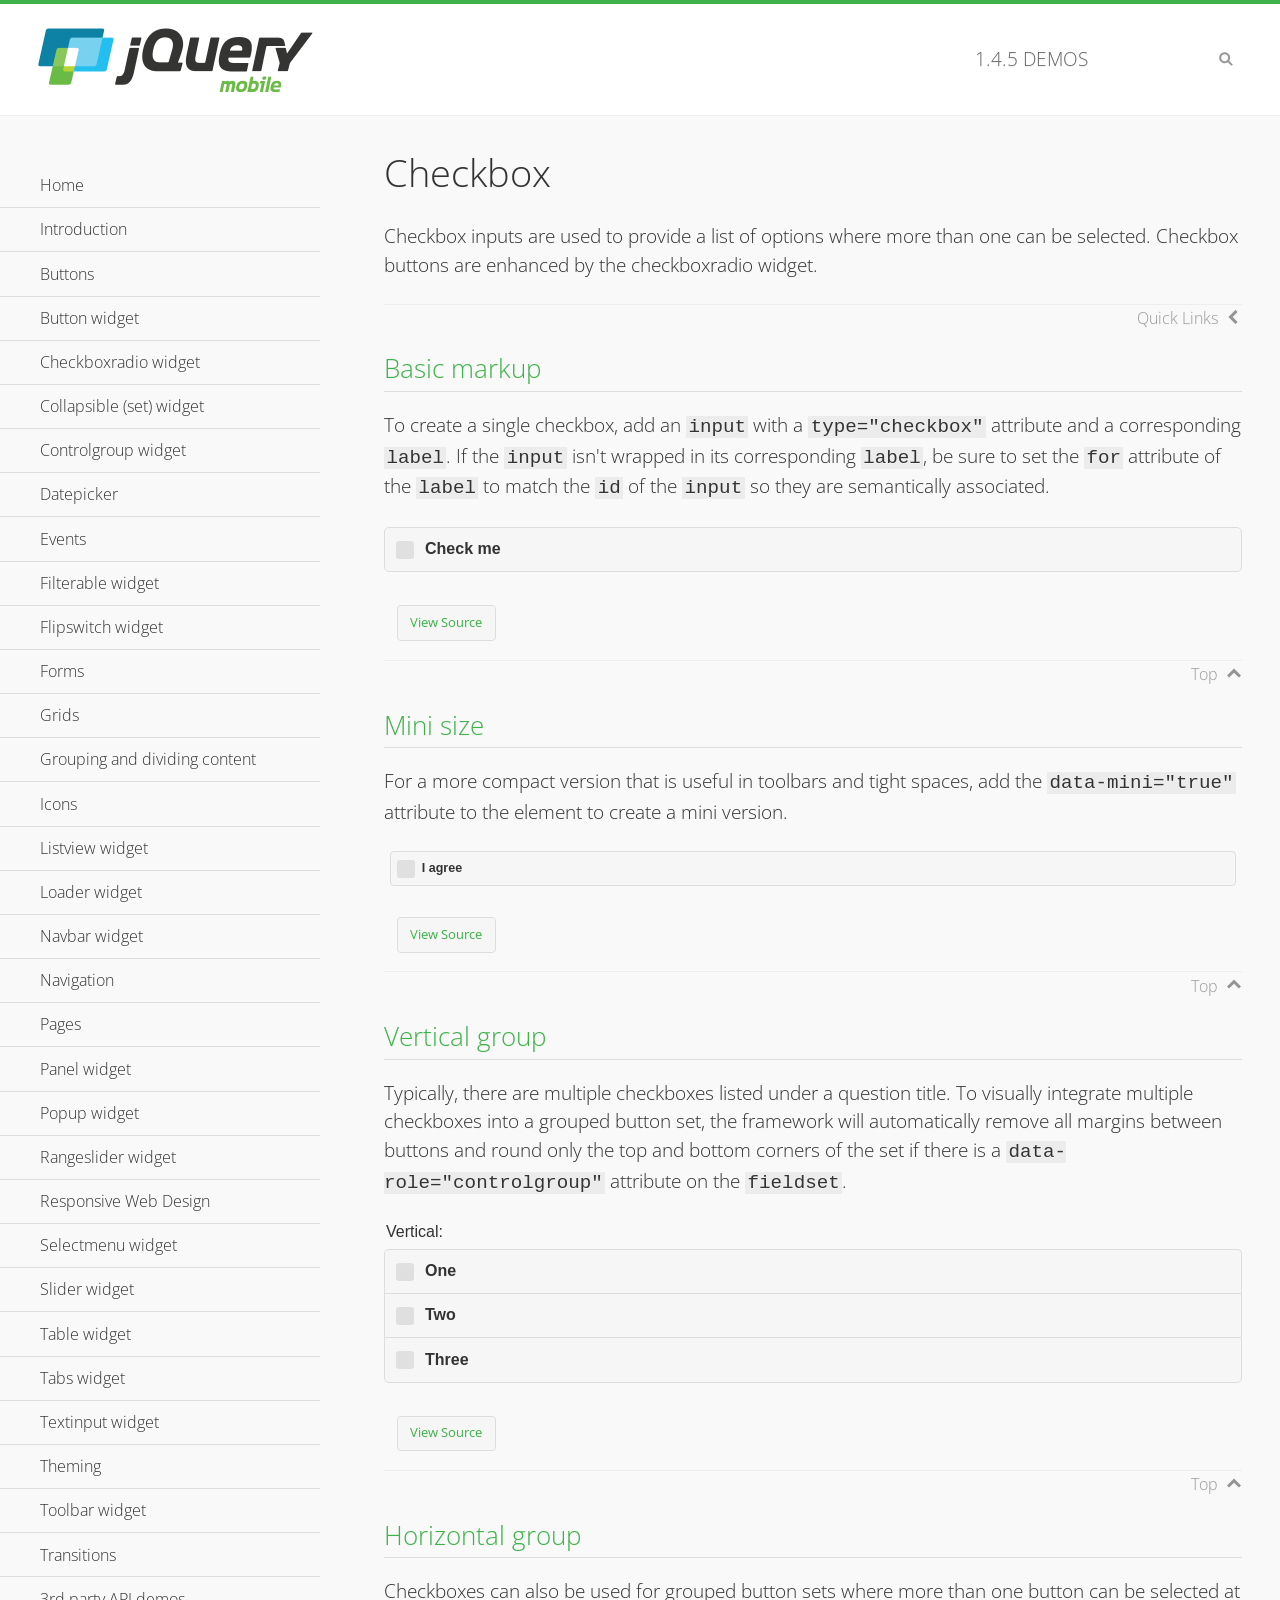
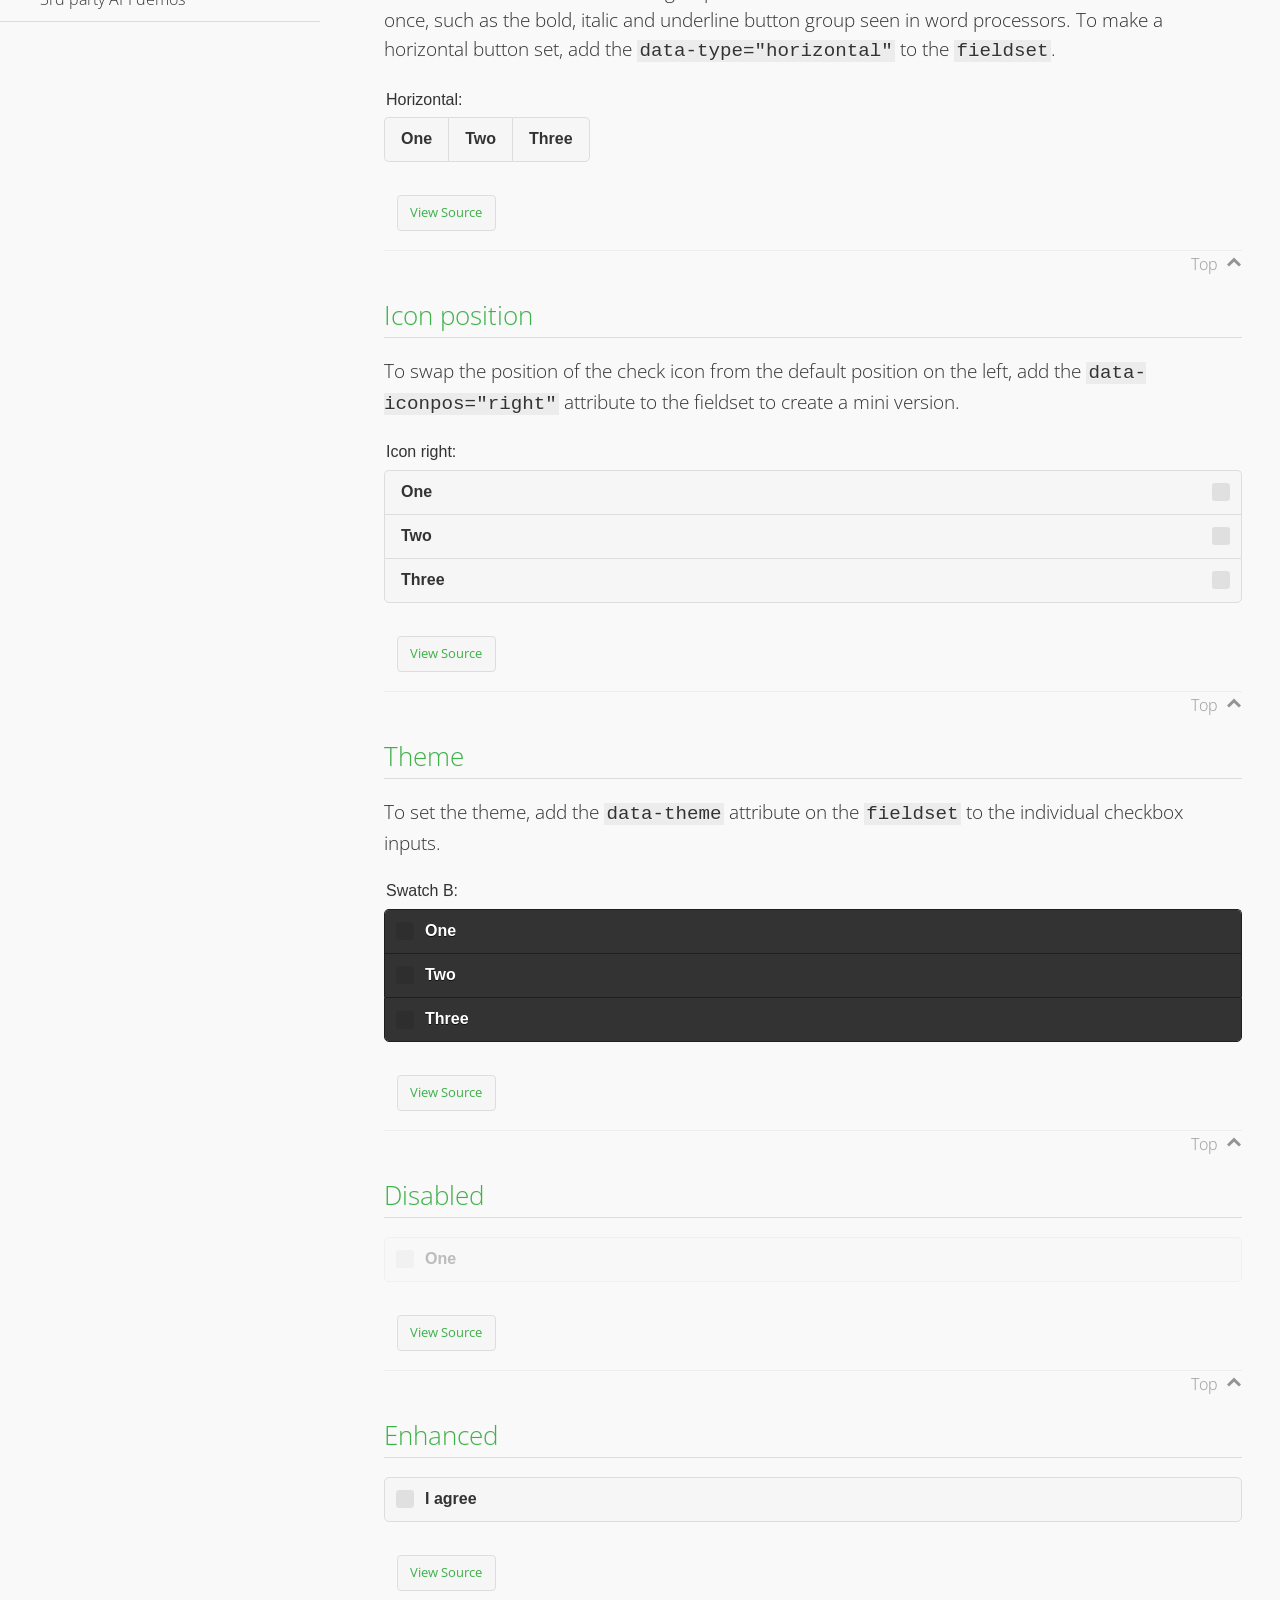
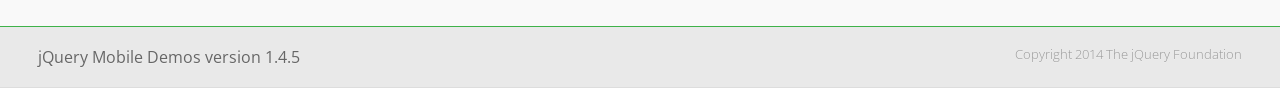
<file: www/js/jquerymobile/1.4.5/demos/checkboxradio-checkbox/index.html>
<!DOCTYPE html>
<html>
<head>
	<meta charset="utf-8">
	<meta name="viewport" content="width=device-width, initial-scale=1">
	<title>Checkbox - jQuery Mobile Demos</title>
	<link rel="shortcut icon" href="../favicon.ico">
	<link rel="stylesheet" href="http://fonts.googleapis.com/css?family=Open+Sans:300,400,700">
	<link rel="stylesheet" href="../css/themes/default/jquery.mobile-1.4.5.min.css">
	<link rel="stylesheet" href="../_assets/css/jqm-demos.css">
	<script src="../js/jquery.js"></script>
	<script src="../_assets/js/index.js"></script>
	<script src="../js/jquery.mobile-1.4.5.min.js"></script>
</head>
<body>
<div data-role="page" class="jqm-demos" data-quicklinks="true">

	<div data-role="header" class="jqm-header">
		<h2><a href="../" title="jQuery Mobile Demos home"><img src="../_assets/img/jquery-logo.png" alt="jQuery Mobile"></a></h2>
		<p><span class="jqm-version"></span> Demos</p>
		<a href="#" class="jqm-navmenu-link ui-btn ui-btn-icon-notext ui-corner-all ui-icon-bars ui-nodisc-icon ui-alt-icon ui-btn-left">Menu</a>
		<a href="#" class="jqm-search-link ui-btn ui-btn-icon-notext ui-corner-all ui-icon-search ui-nodisc-icon ui-alt-icon ui-btn-right">Search</a>
	</div><!-- /header -->

	<div role="main" class="ui-content jqm-content">

		<h1>Checkbox</h1>

		<p>Checkbox inputs are used to provide a list of options where more than one can be selected. Checkbox buttons are enhanced by the checkboxradio widget.</p>

		<h2>Basic markup</h2>

		<p>To create a single checkbox, add an <code>input</code> with a <code>type="checkbox"</code> attribute and a corresponding <code>label</code>. If the <code>input</code> isn't wrapped in its corresponding <code>label</code>, be sure to set the <code>for</code> attribute of the <code>label</code> to match the <code>id</code> of the <code>input</code> so they are semantically associated.</p>

		<div data-demo-html="true">
			<form>
				<label>
					<input type="checkbox" name="checkbox-0 ">Check me
				</label>
			</form>
		</div><!--/demo-html -->

		<h2>Mini size</h2>

		<p>For a more compact version that is useful in toolbars and tight spaces, add the <code>data-mini="true"</code> attribute to the element to create a mini version. </p>

		<div data-demo-html="true">
			<form>
				<input type="checkbox" name="checkbox-mini-0" id="checkbox-mini-0" data-mini="true">
				<label for="checkbox-mini-0">I agree</label>
			</form>
		</div><!--/demo-html -->

		<h2>Vertical group</h2>

		<p>Typically, there are multiple checkboxes listed under a question title. To visually integrate multiple checkboxes into a grouped button set, the framework will automatically remove all margins between buttons and round only the top and bottom corners of the set if there is a <code> data-role="controlgroup"</code> attribute on the <code>fieldset</code>.</p>

		<div data-demo-html="true">
			<form>
				<fieldset data-role="controlgroup">
					<legend>Vertical:</legend>
					<input type="checkbox" name="checkbox-v-2a" id="checkbox-v-2a">
					<label for="checkbox-v-2a">One</label>
					<input type="checkbox" name="checkbox-v-2b" id="checkbox-v-2b">
					<label for="checkbox-v-2b">Two</label>
					<input type="checkbox" name="checkbox-v-2c" id="checkbox-v-2c">
					<label for="checkbox-v-2c">Three</label>
				</fieldset>
			</form>
		</div><!--/demo-html -->

		<h2>Horizontal group</h2>

		<p>Checkboxes can also be used for grouped button sets where more than one button can be selected at once, such as the bold, italic and underline button group seen in word processors. To make a horizontal button set, add the <code> data-type="horizontal"</code> to the <code>fieldset</code>.</p>

		<div data-demo-html="true">
			<form>
				<fieldset data-role="controlgroup" data-type="horizontal">
					<legend>Horizontal:</legend>
					<input type="checkbox" name="checkbox-h-2a" id="checkbox-h-2a">
					<label for="checkbox-h-2a">One</label>
					<input type="checkbox" name="checkbox-h-2b" id="checkbox-h-2b">
					<label for="checkbox-h-2b">Two</label>
					<input type="checkbox" name="checkbox-h-2c" id="checkbox-h-2c">
					<label for="checkbox-h-2c">Three</label>
				</fieldset>
			</form>
		</div><!--/demo-html -->

		<h2>Icon position</h2>

		<p>To swap the position of the check icon from the default position on the left, add the <code>data-iconpos="right"</code> attribute to the fieldset to create a mini version. </p>

		<div data-demo-html="true">
			<form>
				<fieldset data-role="controlgroup" data-iconpos="right">
					<legend>Icon right:</legend>
					<input type="checkbox" name="checkbox-h-6a" id="checkbox-h-6a">
					<label for="checkbox-h-6a">One</label>
					<input type="checkbox" name="checkbox-h-6b" id="checkbox-h-6b">
					<label for="checkbox-h-6b">Two</label>
					<input type="checkbox" name="checkbox-h-6c" id="checkbox-h-6c">
					<label for="checkbox-h-6c">Three</label>
				</fieldset>
			</form>
		</div><!--/demo-html -->

		<h2>Theme</h2>

		<p>To set the theme, add the <code>data-theme</code> attribute on the <code>fieldset</code> to the individual checkbox inputs.</p>

		<div data-demo-html="true">
			<form>
				<fieldset data-role="controlgroup">
					<legend>Swatch B:</legend>
					<input type="checkbox" name="checkbox-t-2a" id="checkbox-t-2a" data-theme="b">
					<label for="checkbox-t-2a">One</label>
					<input type="checkbox" name="checkbox-t-2b" id="checkbox-t-2b" data-theme="b">
					<label for="checkbox-t-2b">Two</label>
					<input type="checkbox" name="checkbox-t-2c" id="checkbox-t-2c" data-theme="b">
					<label for="checkbox-t-2c">Three</label>
				</fieldset>
			</form>
		</div><!--/demo-html -->

		<h2>Disabled</h2>

		<div data-demo-html="true">
			<form>
				<input disabled type="checkbox" name="checkbox-t-3a" id="checkbox-t-3a" data-theme="a">
				<label for="checkbox-t-3a">One</label>
			</form>
		</div><!--/demo-html -->

		<h2>Enhanced</h2>

		<div data-demo-html="true">
			<div class="ui-checkbox">
				<label for="checkbox-enhanced" class="ui-btn ui-corner-all ui-btn-inherit ui-btn-icon-left ui-checkbox-off">I agree</label>
				<input type="checkbox" name="checkbox-enhanced" id="checkbox-enhanced" data-enhanced="true">
			</div>
		</div><!--/demo-html -->

	</div><!-- /content -->
	    <div data-role="panel" class="jqm-navmenu-panel" data-position="left" data-display="overlay" data-theme="a">
	    	<ul class="jqm-list ui-alt-icon ui-nodisc-icon">
<li data-filtertext="demos homepage" data-icon="home"><a href=".././">Home</a></li>
<li data-filtertext="introduction overview getting started"><a href="../intro/" data-ajax="false">Introduction</a></li>
<li data-filtertext="buttons button markup buttonmarkup method anchor link button element"><a href="../button-markup/" data-ajax="false">Buttons</a></li>
<li data-filtertext="form button widget input button submit reset"><a href="../button/" data-ajax="false">Button widget</a></li>
<li data-role="collapsible" data-enhanced="true" data-collapsed-icon="carat-d" data-expanded-icon="carat-u" data-iconpos="right" data-inset="false" class="ui-collapsible ui-collapsible-themed-content ui-collapsible-collapsed">
	<h3 class="ui-collapsible-heading ui-collapsible-heading-collapsed">
		<a href="#" class="ui-collapsible-heading-toggle ui-btn ui-btn-icon-right ui-btn-inherit ui-icon-carat-d">
		    Checkboxradio widget<span class="ui-collapsible-heading-status"> click to expand contents</span>
		</a>
	</h3>
	<div class="ui-collapsible-content ui-body-inherit ui-collapsible-content-collapsed" aria-hidden="true">
		<ul>
			<li data-filtertext="form checkboxradio widget checkbox input checkboxes controlgroups"><a href="../checkboxradio-checkbox/" data-ajax="false">Checkboxes</a></li>
			<li data-filtertext="form checkboxradio widget radio input radio buttons controlgroups"><a href="../checkboxradio-radio/" data-ajax="false">Radio buttons</a></li>
		</ul>
	</div>
</li>
<li data-role="collapsible" data-enhanced="true" data-collapsed-icon="carat-d" data-expanded-icon="carat-u" data-iconpos="right" data-inset="false" class="ui-collapsible ui-collapsible-themed-content ui-collapsible-collapsed">
	<h3 class="ui-collapsible-heading ui-collapsible-heading-collapsed">
		<a href="#" class="ui-collapsible-heading-toggle ui-btn ui-btn-icon-right ui-btn-inherit ui-icon-carat-d">
			Collapsible (set) widget<span class="ui-collapsible-heading-status"> click to expand contents</span>
		</a>
	</h3>
	<div class="ui-collapsible-content ui-body-inherit ui-collapsible-content-collapsed" aria-hidden="true">
		<ul>
			<li data-filtertext="collapsibles content formatting"><a href="../collapsible/" data-ajax="false">Collapsible</a></li>
			<li data-filtertext="dynamic collapsible set accordion append expand"><a href="../collapsible-dynamic/" data-ajax="false">Dynamic collapsibles</a></li>
			<li data-filtertext="accordions collapsible set widget content formatting grouped collapsibles"><a href="../collapsibleset/" data-ajax="false">Collapsible set</a></li>
		</ul>
	</div>
</li>
<li data-role="collapsible" data-enhanced="true" data-collapsed-icon="carat-d" data-expanded-icon="carat-u" data-iconpos="right" data-inset="false" class="ui-collapsible ui-collapsible-themed-content ui-collapsible-collapsed">
	<h3 class="ui-collapsible-heading ui-collapsible-heading-collapsed">
		<a href="#" class="ui-collapsible-heading-toggle ui-btn ui-btn-icon-right ui-btn-inherit ui-icon-carat-d">
			Controlgroup widget<span class="ui-collapsible-heading-status"> click to expand contents</span>
		</a>
	</h3>
	<div class="ui-collapsible-content ui-body-inherit ui-collapsible-content-collapsed" aria-hidden="true">
		<ul>
			<li data-filtertext="controlgroups selectmenu checkboxradio input grouped buttons horizontal vertical"><a href="../controlgroup/" data-ajax="false">Controlgroup</a></li>
			<li data-filtertext="dynamic controlgroup dynamically add buttons"><a href="../controlgroup-dynamic/" data-ajax="false">Dynamic controlgroups</a></li>
		</ul>
	</div>
</li>
<li data-filtertext="form datepicker widget date input"><a href="../datepicker/" data-ajax="false">Datepicker</a></li>
<li data-role="collapsible" data-enhanced="true" data-collapsed-icon="carat-d" data-expanded-icon="carat-u" data-iconpos="right" data-inset="false" class="ui-collapsible ui-collapsible-themed-content ui-collapsible-collapsed">
	<h3 class="ui-collapsible-heading ui-collapsible-heading-collapsed">
		<a href="#" class="ui-collapsible-heading-toggle ui-btn ui-btn-icon-right ui-btn-inherit ui-icon-carat-d">
			Events<span class="ui-collapsible-heading-status"> click to expand contents</span>
		</a>
	</h3>
	<div class="ui-collapsible-content ui-body-inherit ui-collapsible-content-collapsed" aria-hidden="true">
		<ul>
			<li data-filtertext="swipe to delete list items listviews swipe events"><a href="../swipe-list/" data-ajax="false">Swipe list items</a></li>
			<li data-filtertext="swipe to navigate swipe page navigation swipe events"><a href="../swipe-page/" data-ajax="false">Swipe page navigation</a></li>
		</ul>
	</div>
</li>
<li data-filtertext="filterable filter elements sorting searching listview table"><a href="../filterable/" data-ajax="false">Filterable widget</a></li>
<li data-filtertext="form flipswitch widget flip toggle switch binary select checkbox input"><a href="../flipswitch/" data-ajax="false">Flipswitch widget</a></li>
<li data-role="collapsible" data-enhanced="true" data-collapsed-icon="carat-d" data-expanded-icon="carat-u" data-iconpos="right" data-inset="false" class="ui-collapsible ui-collapsible-themed-content ui-collapsible-collapsed">
	<h3 class="ui-collapsible-heading ui-collapsible-heading-collapsed">
		<a href="#" class="ui-collapsible-heading-toggle ui-btn ui-btn-icon-right ui-btn-inherit ui-icon-carat-d">
			Forms<span class="ui-collapsible-heading-status"> click to expand contents</span>
		</a>
	</h3>
	<div class="ui-collapsible-content ui-body-inherit ui-collapsible-content-collapsed" aria-hidden="true">
		<ul>
			<li data-filtertext="forms text checkbox radio range button submit reset inputs selects textarea slider flipswitch label form elements"><a href="../forms/" data-ajax="false">Forms</a></li>
			<li data-filtertext="form hide labels hidden accessible ui-hidden-accessible forms"><a href="../forms-label-hidden-accessible/" data-ajax="false">Hide labels</a></li>
			<li data-filtertext="form field containers fieldcontain ui-field-contain forms"><a href="../forms-field-contain/" data-ajax="false">Field containers</a></li>
			<li data-filtertext="forms disabled form elements"><a href="../forms-disabled/" data-ajax="false">Forms disabled</a></li>
			<li data-filtertext="forms gallery examples overview forms text checkbox radio range button submit reset inputs selects textarea slider flipswitch label form elements"><a href="../forms-gallery/" data-ajax="false">Forms gallery</a></li>
		</ul>
	</div>
</li>
<li data-role="collapsible" data-enhanced="true" data-collapsed-icon="carat-d" data-expanded-icon="carat-u" data-iconpos="right" data-inset="false" class="ui-collapsible ui-collapsible-themed-content ui-collapsible-collapsed">
	<h3 class="ui-collapsible-heading ui-collapsible-heading-collapsed">
		<a href="#" class="ui-collapsible-heading-toggle ui-btn ui-btn-icon-right ui-btn-inherit ui-icon-carat-d">
			Grids<span class="ui-collapsible-heading-status"> click to expand contents</span>
		</a>
	</h3>
	<div class="ui-collapsible-content ui-body-inherit ui-collapsible-content-collapsed" aria-hidden="true">
		<ul>
			<li data-filtertext="grids columns blocks content formatting rwd responsive css framework"><a href="../grids/" data-ajax="false">Grids</a></li>
			<li data-filtertext="buttons in grids css framework"><a href="../grids-buttons/" data-ajax="false">Buttons in grids</a></li>
			<li data-filtertext="custom responsive grids rwd css framework"><a href="../grids-custom-responsive/" data-ajax="false">Custom responsive grids</a></li>
		</ul>
	</div>
</li>
<li data-filtertext="blocks content formatting sections heading"><a href="../body-bar-classes/" data-ajax="false">Grouping and dividing content</a></li>
<li data-role="collapsible" data-enhanced="true" data-collapsed-icon="carat-d" data-expanded-icon="carat-u" data-iconpos="right" data-inset="false" class="ui-collapsible ui-collapsible-themed-content ui-collapsible-collapsed">
	<h3 class="ui-collapsible-heading ui-collapsible-heading-collapsed">
		<a href="#" class="ui-collapsible-heading-toggle ui-btn ui-btn-icon-right ui-btn-inherit ui-icon-carat-d">
			Icons<span class="ui-collapsible-heading-status"> click to expand contents</span>
		</a>
	</h3>
	<div class="ui-collapsible-content ui-body-inherit ui-collapsible-content-collapsed" aria-hidden="true">
		<ul>
			<li data-filtertext="button icons svg disc alt custom icon position"><a href="../icons/" data-ajax="false">Icons</a></li>
			<li data-filtertext=""><a href="../icons-grunticon/" data-ajax="false">Grunticon loader</a></li>
		</ul>
	</div>
</li>
<li data-role="collapsible" data-enhanced="true" data-collapsed-icon="carat-d" data-expanded-icon="carat-u" data-iconpos="right" data-inset="false" class="ui-collapsible ui-collapsible-themed-content ui-collapsible-collapsed">
	<h3 class="ui-collapsible-heading ui-collapsible-heading-collapsed">
		<a href="#" class="ui-collapsible-heading-toggle ui-btn ui-btn-icon-right ui-btn-inherit ui-icon-carat-d">
			Listview widget<span class="ui-collapsible-heading-status"> click to expand contents</span>
		</a>
	</h3>
	<div class="ui-collapsible-content ui-body-inherit ui-collapsible-content-collapsed" aria-hidden="true">
		<ul>
			<li data-filtertext="listview widget thumbnails icons nested split button collapsible ul ol"><a href="../listview/" data-ajax="false">Listview</a></li>
			<li data-filtertext="autocomplete filterable reveal listview filtertextbeforefilter placeholder"><a href="../listview-autocomplete/" data-ajax="false">Listview autocomplete</a></li>
			<li data-filtertext="autocomplete filterable reveal listview remote data filtertextbeforefilter placeholder"><a href="../listview-autocomplete-remote/" data-ajax="false">Listview autocomplete remote data</a></li>
			<li data-filtertext="autodividers anchor jump scroll linkbars listview lists ul ol"><a href="../listview-autodividers-linkbar/" data-ajax="false">Listview autodividers linkbar</a></li>
			<li data-filtertext="listview autodividers selector autodividersselector lists ul ol"><a href="../listview-autodividers-selector/" data-ajax="false">Listview autodividers selector</a></li>
			<li data-filtertext="listview nested list items"><a href="../listview-nested-lists/" data-ajax="false">Nested Listviews</a></li>
			<li data-filtertext="listview collapsible list items flat"><a href="../listview-collapsible-item-flat/" data-ajax="false">Listview collapsible list items (flat)</a></li>
			<li data-filtertext="listview collapsible list indented"><a href="../listview-collapsible-item-indented/" data-ajax="false">Listview collapsible list items (indented)</a></li>
			<li data-filtertext="grid listview responsive grids responsive listviews lists ul"><a href="../listview-grid/" data-ajax="false">Listview responsive grid</a></li>
		</ul>
	</div>
</li>
<li data-filtertext="loader widget page loading navigation overlay spinner"><a href="../loader/" data-ajax="false">Loader widget</a></li>
<li data-filtertext="navbar widget navmenu toolbars header footer"><a href="../navbar/" data-ajax="false">Navbar widget</a></li>
<li data-role="collapsible" data-enhanced="true" data-collapsed-icon="carat-d" data-expanded-icon="carat-u" data-iconpos="right" data-inset="false" class="ui-collapsible ui-collapsible-themed-content ui-collapsible-collapsed">
	<h3 class="ui-collapsible-heading ui-collapsible-heading-collapsed">
		<a href="#" class="ui-collapsible-heading-toggle ui-btn ui-btn-icon-right ui-btn-inherit ui-icon-carat-d">
			Navigation<span class="ui-collapsible-heading-status"> click to expand contents</span>
		</a>
	</h3>
	<div class="ui-collapsible-content ui-body-inherit ui-collapsible-content-collapsed" aria-hidden="true">
		<ul>
			<li data-filtertext="ajax navigation navigate widget history event method"><a href="../navigation/" data-ajax="false">Navigation</a></li>
			<li data-filtertext="linking pages page links navigation ajax prefetch cache"><a href="../navigation-linking-pages/" data-ajax="false">Linking pages</a></li>
			<!-- <li data-filtertext="php redirect server redirection server-side navigation"><a href="../navigation-php-redirect/" data-ajax="false">PHP redirect demo</a></li>-->
			<li data-filtertext="navigation redirection hash query"><a href="../navigation-hash-processing/" data-ajax="false">Hash processing demo</a></li>
			<li data-filtertext="navigation redirection hash query"><a href="../page-events/" data-ajax="false">Page Navigation Events</a></li>
		</ul>
	</div>
</li>
<li data-role="collapsible" data-enhanced="true" data-collapsed-icon="carat-d" data-expanded-icon="carat-u" data-iconpos="right" data-inset="false" class="ui-collapsible ui-collapsible-themed-content ui-collapsible-collapsed">
	<h3 class="ui-collapsible-heading ui-collapsible-heading-collapsed">
		<a href="#" class="ui-collapsible-heading-toggle ui-btn ui-btn-icon-right ui-btn-inherit ui-icon-carat-d">
			Pages<span class="ui-collapsible-heading-status"> click to expand contents</span>
		</a>
	</h3>
	<div class="ui-collapsible-content ui-body-inherit ui-collapsible-content-collapsed" aria-hidden="true">
		<ul>
			<li data-filtertext="pages page widget ajax navigation"><a href="../pages/" data-ajax="false">Pages</a></li>
			<li data-filtertext="single page"><a href="../pages-single-page/" data-ajax="false">Single page</a></li>
			<li data-filtertext="multipage multi-page page"><a href="../pages-multi-page/" data-ajax="false">Multi-page template</a></li>
			<li data-filtertext="dialog page widget modal popup"><a href="../pages-dialog/" data-ajax="false">Dialog page</a></li>
		</ul>
	</div>
</li>
<li data-role="collapsible" data-enhanced="true" data-collapsed-icon="carat-d" data-expanded-icon="carat-u" data-iconpos="right" data-inset="false" class="ui-collapsible ui-collapsible-themed-content ui-collapsible-collapsed">
	<h3 class="ui-collapsible-heading ui-collapsible-heading-collapsed">
		<a href="#" class="ui-collapsible-heading-toggle ui-btn ui-btn-icon-right ui-btn-inherit ui-icon-carat-d">
			Panel widget<span class="ui-collapsible-heading-status"> click to expand contents</span>
		</a>
	</h3>
	<div class="ui-collapsible-content ui-body-inherit ui-collapsible-content-collapsed" aria-hidden="true">
		<ul>
			<li data-filtertext="panel widget sliding panels reveal push overlay responsive"><a href="../panel/" data-ajax="false">Panel</a></li>
			<li data-filtertext=""><a href="../panel-external/" data-ajax="false">External panels</a></li>
			<li data-filtertext="panel "><a href="../panel-fixed/" data-ajax="false">Fixed panels</a></li>
			<li data-filtertext="panel slide panels sliding panels shadow rwd responsive breakpoint"><a href="../panel-responsive/" data-ajax="false">Panels responsive</a></li>
			<li data-filtertext="panel custom style custom panel width reveal shadow listview panel styling page background wrapper"><a href="../panel-styling/" data-ajax="false">Custom panel style</a></li>
			<li data-filtertext="panel open on swipe"><a href="../panel-swipe-open/" data-ajax="false">Panel open on swipe</a></li>
			<li data-filtertext="panels outside page internal external toolbars"><a href="../panel-external-internal/" data-ajax="false">Panel external and internal</a></li>
		</ul>
	</div>
</li>
<li data-role="collapsible" data-enhanced="true" data-collapsed-icon="carat-d" data-expanded-icon="carat-u" data-iconpos="right" data-inset="false" class="ui-collapsible ui-collapsible-themed-content ui-collapsible-collapsed">
	<h3 class="ui-collapsible-heading ui-collapsible-heading-collapsed">
		<a href="#" class="ui-collapsible-heading-toggle ui-btn ui-btn-icon-right ui-btn-inherit ui-icon-carat-d">
			Popup widget<span class="ui-collapsible-heading-status"> click to expand contents</span>
		</a>
	</h3>
	<div class="ui-collapsible-content ui-body-inherit ui-collapsible-content-collapsed" aria-hidden="true">
		<ul>
			<li data-filtertext="popup widget popups dialog modal transition tooltip lightbox form overlay screen flip pop fade transition"><a href="../popup/" data-ajax="false">Popup</a></li>
			<li data-filtertext="popup alignment position"><a href="../popup-alignment/" data-ajax="false">Popup alignment</a></li>
			<li data-filtertext="popup arrow size popups popover"><a href="../popup-arrow-size/" data-ajax="false">Popup arrow size</a></li>
			<li data-filtertext="dynamic popups popup images lightbox"><a href="../popup-dynamic/" data-ajax="false">Dynamic popups</a></li>
			<li data-filtertext="popups with iframes scaling"><a href="../popup-iframe/" data-ajax="false">Popups with iframes</a></li>
			<li data-filtertext="popup image scaling"><a href="../popup-image-scaling/" data-ajax="false">Popup image scaling</a></li>
			<li data-filtertext="external popup outside multi-page"><a href="../popup-outside-multipage/" data-ajax="false">Popup outside multi-page</a></li>
		</ul>
	</div>
</li>
<li data-filtertext="form rangeslider widget dual sliders dual handle sliders range input"><a href="../rangeslider/" data-ajax="false">Rangeslider widget</a></li>
<li data-filtertext="responsive web design rwd adaptive progressive enhancement PE accessible mobile breakpoints media query media queries"><a href="../rwd/" data-ajax="false">Responsive Web Design</a></li>
<li data-role="collapsible" data-enhanced="true" data-collapsed-icon="carat-d" data-expanded-icon="carat-u" data-iconpos="right" data-inset="false" class="ui-collapsible ui-collapsible-themed-content ui-collapsible-collapsed">
	<h3 class="ui-collapsible-heading ui-collapsible-heading-collapsed">
		<a href="#" class="ui-collapsible-heading-toggle ui-btn ui-btn-icon-right ui-btn-inherit ui-icon-carat-d">
			Selectmenu widget<span class="ui-collapsible-heading-status"> click to expand contents</span>
		</a>
	</h3>
	<div class="ui-collapsible-content ui-body-inherit ui-collapsible-content-collapsed" aria-hidden="true">
		<ul>
			<li data-filtertext="form selectmenu widget select input custom select menu selects"><a href="../selectmenu/" data-ajax="false">Selectmenu</a></li>
			<li data-filtertext="form custom select menu selectmenu widget custom menu option optgroup multiple selects"><a href="../selectmenu-custom/" data-ajax="false">Custom select menu</a></li>
			<li data-filtertext="filterable select filter popup dialog"><a href="../selectmenu-custom-filter/" data-ajax="false">Custom select menu with filter</a></li>
		</ul>
	</div>
</li>
<li data-role="collapsible" data-enhanced="true" data-collapsed-icon="carat-d" data-expanded-icon="carat-u" data-iconpos="right" data-inset="false" class="ui-collapsible ui-collapsible-themed-content ui-collapsible-collapsed">
	<h3 class="ui-collapsible-heading ui-collapsible-heading-collapsed">
		<a href="#" class="ui-collapsible-heading-toggle ui-btn ui-btn-icon-right ui-btn-inherit ui-icon-carat-d">
			Slider widget<span class="ui-collapsible-heading-status"> click to expand contents</span>
		</a>
	</h3>
	<div class="ui-collapsible-content ui-body-inherit ui-collapsible-content-collapsed" aria-hidden="true">
		<ul>
			<li data-filtertext="form slider widget range input single sliders"><a href="../slider/" data-ajax="false">Slider</a></li>
			<li data-filtertext="form slider widget flipswitch slider binary select flip toggle switch"><a href="../slider-flipswitch/" data-ajax="false">Slider flip toggle switch</a></li>
			<li data-filtertext="form slider tooltip handle value input range sliders"><a href="../slider-tooltip/" data-ajax="false">Slider tooltip</a></li>
		</ul>
	</div>
</li>
<li data-role="collapsible" data-enhanced="true" data-collapsed-icon="carat-d" data-expanded-icon="carat-u" data-iconpos="right" data-inset="false" class="ui-collapsible ui-collapsible-themed-content ui-collapsible-collapsed">
	<h3 class="ui-collapsible-heading ui-collapsible-heading-collapsed">
		<a href="#" class="ui-collapsible-heading-toggle ui-btn ui-btn-icon-right ui-btn-inherit ui-icon-carat-d">
			Table widget<span class="ui-collapsible-heading-status"> click to expand contents</span>
		</a>
	</h3>
	<div class="ui-collapsible-content ui-body-inherit ui-collapsible-content-collapsed" aria-hidden="true">
		<ul>
			<li data-filtertext="table widget reflow column toggle th td responsive tables rwd hide show tabular"><a href="../table-column-toggle/" data-ajax="false">Table Column Toggle</a></li>
			<li data-filtertext="table column toggle phone comparison demo"><a href="../table-column-toggle-example/" data-ajax="false">Table Column Toggle demo</a></li>
			<li data-filtertext="responsive tables table column toggle heading groups rwd breakpoint"><a href="../table-column-toggle-heading-groups/" data-ajax="false">Table Column Toggle heading groups</a></li>
			<li data-filtertext="responsive tables table column toggle hide rwd breakpoint customization options"><a href="../table-column-toggle-options/" data-ajax="false">Table Column Toggle options</a></li>
			<li data-filtertext="table reflow th td responsive rwd columns tabular"><a href="../table-reflow/" data-ajax="false">Table Reflow</a></li>
			<li data-filtertext="responsive tables table reflow heading groups rwd breakpoint"><a href="../table-reflow-heading-groups/" data-ajax="false">Table Reflow heading groups</a></li>
			<li data-filtertext="responsive tables table reflow stripes strokes table style"><a href="../table-reflow-stripes-strokes/" data-ajax="false">Table Reflow stripes and strokes</a></li>
			<li data-filtertext="responsive tables table reflow stack custom styles"><a href="../table-reflow-styling/" data-ajax="false">Table Reflow custom styles</a></li>
		</ul>
	</div>
</li>
<li data-filtertext="ui tabs widget"><a href="../tabs/" data-ajax="false">Tabs widget</a></li>
<li data-filtertext="form textinput widget text input textarea number date time tel email file color password"><a href="../textinput/" data-ajax="false">Textinput widget</a></li>
<li data-role="collapsible" data-enhanced="true" data-collapsed-icon="carat-d" data-expanded-icon="carat-u" data-iconpos="right" data-inset="false" class="ui-collapsible ui-collapsible-themed-content ui-collapsible-collapsed">
	<h3 class="ui-collapsible-heading ui-collapsible-heading-collapsed">
		<a href="#" class="ui-collapsible-heading-toggle ui-btn ui-btn-icon-right ui-btn-inherit ui-icon-carat-d">
			Theming<span class="ui-collapsible-heading-status"> click to expand contents</span>
		</a>
	</h3>
	<div class="ui-collapsible-content ui-body-inherit ui-collapsible-content-collapsed" aria-hidden="true">
		<ul>
			<li data-filtertext="default theme swatches theming style css"><a href="../theme-default/" data-ajax="false">Default theme</a></li>
			<li data-filtertext="classic theme old theme swatches theming style css"><a href="../theme-classic/" data-ajax="false">Classic theme</a></li>
		</ul>
	</div>
</li>
<li data-role="collapsible" data-enhanced="true" data-collapsed-icon="carat-d" data-expanded-icon="carat-u" data-iconpos="right" data-inset="false" class="ui-collapsible ui-collapsible-themed-content ui-collapsible-collapsed">
	<h3 class="ui-collapsible-heading ui-collapsible-heading-collapsed">
		<a href="#" class="ui-collapsible-heading-toggle ui-btn ui-btn-icon-right ui-btn-inherit ui-icon-carat-d">
			Toolbar widget<span class="ui-collapsible-heading-status"> click to expand contents</span>
		</a>
	</h3>
	<div class="ui-collapsible-content ui-body-inherit ui-collapsible-content-collapsed" aria-hidden="true">
		<ul>
			<li data-filtertext="toolbar widget header footer toolbars fixed fullscreen external sections"><a href="../toolbar/" data-ajax="false">Toolbar</a></li>
			<li data-filtertext="dynamic toolbars dynamically add toolbar header footer"><a href="../toolbar-dynamic/" data-ajax="false">Dynamic toolbars</a></li>
			<li data-filtertext="external toolbars header footer"><a href="../toolbar-external/" data-ajax="false">External toolbars</a></li>
			<li data-filtertext="fixed toolbars header footer"><a href="../toolbar-fixed/" data-ajax="false">Fixed toolbars</a></li>
			<li data-filtertext="fixed fullscreen toolbars header footer"><a href="../toolbar-fixed-fullscreen/" data-ajax="false">Fullscreen toolbars</a></li>
			<li data-filtertext="external fixed toolbars header footer"><a href="../toolbar-fixed-external/" data-ajax="false">Fixed external toolbars</a></li>
			<li data-filtertext="external persistent toolbars header footer navbar navmenu"><a href="../toolbar-fixed-persistent/" data-ajax="false">Persistent toolbars</a></li>
			<li data-filtertext="external ajax optimized toolbars persistent toolbars header footer navbar"><a href="../toolbar-fixed-persistent-optimized/" data-ajax="false">Ajax optimized toolbars</a></li>
			<li data-filtertext="form in toolbars header footer"><a href="../toolbar-fixed-forms/" data-ajax="false">Form in toolbar</a></li>
		</ul>
	</div>
</li>
<li data-filtertext="page transitions animated pages popup navigation flip slide fade pop"><a href="../transitions/" data-ajax="false">Transitions</a></li>
<li data-role="collapsible" data-enhanced="true" data-collapsed-icon="carat-d" data-expanded-icon="carat-u" data-iconpos="right" data-inset="false" class="ui-collapsible ui-collapsible-themed-content ui-collapsible-collapsed">
	<h3 class="ui-collapsible-heading ui-collapsible-heading-collapsed">
		<a href="#" class="ui-collapsible-heading-toggle ui-btn ui-btn-icon-right ui-btn-inherit ui-icon-carat-d">
			3rd party API demos<span class="ui-collapsible-heading-status"> click to expand contents</span>
		</a>
	</h3>
	<div class="ui-collapsible-content ui-body-inherit ui-collapsible-content-collapsed" aria-hidden="true">
		<ul>
			<li data-filtertext="backbone requirejs navigation router"><a href="../backbone-requirejs/" data-ajax="false">Backbone RequireJS</a></li>
			<li data-filtertext="google maps geolocation demo"><a href="../map-geolocation/" data-ajax="false">Google Maps geolocation</a></li>
			<li data-filtertext="google maps hybrid"><a href="../map-list-toggle/" data-ajax="false">Google Maps list toggle</a></li>
		</ul>
	</div>
</li>



		     </ul>
		</div><!-- /panel -->


	<div data-role="footer" data-position="fixed" data-tap-toggle="false" class="jqm-footer">
		<p>jQuery Mobile Demos version <span class="jqm-version"></span></p>
		<p>Copyright 2014 The jQuery Foundation</p>
	</div><!-- /footer -->
	<!-- TODO: This should become an external panel so we can add input to markup (unique ID) -->
    <div data-role="panel" class="jqm-search-panel" data-position="right" data-display="overlay" data-theme="a">
		<div class="jqm-search">
			<ul class="jqm-list" data-filter-placeholder="Search demos..." data-filter-reveal="true">
<li data-filtertext="demos homepage" data-icon="home"><a href=".././">Home</a></li>
<li data-filtertext="introduction overview getting started"><a href="../intro/" data-ajax="false">Introduction</a></li>
<li data-filtertext="buttons button markup buttonmarkup method anchor link button element"><a href="../button-markup/" data-ajax="false">Buttons</a></li>
<li data-filtertext="form button widget input button submit reset"><a href="../button/" data-ajax="false">Button widget</a></li>
<li data-role="collapsible" data-enhanced="true" data-collapsed-icon="carat-d" data-expanded-icon="carat-u" data-iconpos="right" data-inset="false" class="ui-collapsible ui-collapsible-themed-content ui-collapsible-collapsed">
	<h3 class="ui-collapsible-heading ui-collapsible-heading-collapsed">
		<a href="#" class="ui-collapsible-heading-toggle ui-btn ui-btn-icon-right ui-btn-inherit ui-icon-carat-d">
		    Checkboxradio widget<span class="ui-collapsible-heading-status"> click to expand contents</span>
		</a>
	</h3>
	<div class="ui-collapsible-content ui-body-inherit ui-collapsible-content-collapsed" aria-hidden="true">
		<ul>
			<li data-filtertext="form checkboxradio widget checkbox input checkboxes controlgroups"><a href="../checkboxradio-checkbox/" data-ajax="false">Checkboxes</a></li>
			<li data-filtertext="form checkboxradio widget radio input radio buttons controlgroups"><a href="../checkboxradio-radio/" data-ajax="false">Radio buttons</a></li>
		</ul>
	</div>
</li>
<li data-role="collapsible" data-enhanced="true" data-collapsed-icon="carat-d" data-expanded-icon="carat-u" data-iconpos="right" data-inset="false" class="ui-collapsible ui-collapsible-themed-content ui-collapsible-collapsed">
	<h3 class="ui-collapsible-heading ui-collapsible-heading-collapsed">
		<a href="#" class="ui-collapsible-heading-toggle ui-btn ui-btn-icon-right ui-btn-inherit ui-icon-carat-d">
			Collapsible (set) widget<span class="ui-collapsible-heading-status"> click to expand contents</span>
		</a>
	</h3>
	<div class="ui-collapsible-content ui-body-inherit ui-collapsible-content-collapsed" aria-hidden="true">
		<ul>
			<li data-filtertext="collapsibles content formatting"><a href="../collapsible/" data-ajax="false">Collapsible</a></li>
			<li data-filtertext="dynamic collapsible set accordion append expand"><a href="../collapsible-dynamic/" data-ajax="false">Dynamic collapsibles</a></li>
			<li data-filtertext="accordions collapsible set widget content formatting grouped collapsibles"><a href="../collapsibleset/" data-ajax="false">Collapsible set</a></li>
		</ul>
	</div>
</li>
<li data-role="collapsible" data-enhanced="true" data-collapsed-icon="carat-d" data-expanded-icon="carat-u" data-iconpos="right" data-inset="false" class="ui-collapsible ui-collapsible-themed-content ui-collapsible-collapsed">
	<h3 class="ui-collapsible-heading ui-collapsible-heading-collapsed">
		<a href="#" class="ui-collapsible-heading-toggle ui-btn ui-btn-icon-right ui-btn-inherit ui-icon-carat-d">
			Controlgroup widget<span class="ui-collapsible-heading-status"> click to expand contents</span>
		</a>
	</h3>
	<div class="ui-collapsible-content ui-body-inherit ui-collapsible-content-collapsed" aria-hidden="true">
		<ul>
			<li data-filtertext="controlgroups selectmenu checkboxradio input grouped buttons horizontal vertical"><a href="../controlgroup/" data-ajax="false">Controlgroup</a></li>
			<li data-filtertext="dynamic controlgroup dynamically add buttons"><a href="../controlgroup-dynamic/" data-ajax="false">Dynamic controlgroups</a></li>
		</ul>
	</div>
</li>
<li data-filtertext="form datepicker widget date input"><a href="../datepicker/" data-ajax="false">Datepicker</a></li>
<li data-role="collapsible" data-enhanced="true" data-collapsed-icon="carat-d" data-expanded-icon="carat-u" data-iconpos="right" data-inset="false" class="ui-collapsible ui-collapsible-themed-content ui-collapsible-collapsed">
	<h3 class="ui-collapsible-heading ui-collapsible-heading-collapsed">
		<a href="#" class="ui-collapsible-heading-toggle ui-btn ui-btn-icon-right ui-btn-inherit ui-icon-carat-d">
			Events<span class="ui-collapsible-heading-status"> click to expand contents</span>
		</a>
	</h3>
	<div class="ui-collapsible-content ui-body-inherit ui-collapsible-content-collapsed" aria-hidden="true">
		<ul>
			<li data-filtertext="swipe to delete list items listviews swipe events"><a href="../swipe-list/" data-ajax="false">Swipe list items</a></li>
			<li data-filtertext="swipe to navigate swipe page navigation swipe events"><a href="../swipe-page/" data-ajax="false">Swipe page navigation</a></li>
		</ul>
	</div>
</li>
<li data-filtertext="filterable filter elements sorting searching listview table"><a href="../filterable/" data-ajax="false">Filterable widget</a></li>
<li data-filtertext="form flipswitch widget flip toggle switch binary select checkbox input"><a href="../flipswitch/" data-ajax="false">Flipswitch widget</a></li>
<li data-role="collapsible" data-enhanced="true" data-collapsed-icon="carat-d" data-expanded-icon="carat-u" data-iconpos="right" data-inset="false" class="ui-collapsible ui-collapsible-themed-content ui-collapsible-collapsed">
	<h3 class="ui-collapsible-heading ui-collapsible-heading-collapsed">
		<a href="#" class="ui-collapsible-heading-toggle ui-btn ui-btn-icon-right ui-btn-inherit ui-icon-carat-d">
			Forms<span class="ui-collapsible-heading-status"> click to expand contents</span>
		</a>
	</h3>
	<div class="ui-collapsible-content ui-body-inherit ui-collapsible-content-collapsed" aria-hidden="true">
		<ul>
			<li data-filtertext="forms text checkbox radio range button submit reset inputs selects textarea slider flipswitch label form elements"><a href="../forms/" data-ajax="false">Forms</a></li>
			<li data-filtertext="form hide labels hidden accessible ui-hidden-accessible forms"><a href="../forms-label-hidden-accessible/" data-ajax="false">Hide labels</a></li>
			<li data-filtertext="form field containers fieldcontain ui-field-contain forms"><a href="../forms-field-contain/" data-ajax="false">Field containers</a></li>
			<li data-filtertext="forms disabled form elements"><a href="../forms-disabled/" data-ajax="false">Forms disabled</a></li>
			<li data-filtertext="forms gallery examples overview forms text checkbox radio range button submit reset inputs selects textarea slider flipswitch label form elements"><a href="../forms-gallery/" data-ajax="false">Forms gallery</a></li>
		</ul>
	</div>
</li>
<li data-role="collapsible" data-enhanced="true" data-collapsed-icon="carat-d" data-expanded-icon="carat-u" data-iconpos="right" data-inset="false" class="ui-collapsible ui-collapsible-themed-content ui-collapsible-collapsed">
	<h3 class="ui-collapsible-heading ui-collapsible-heading-collapsed">
		<a href="#" class="ui-collapsible-heading-toggle ui-btn ui-btn-icon-right ui-btn-inherit ui-icon-carat-d">
			Grids<span class="ui-collapsible-heading-status"> click to expand contents</span>
		</a>
	</h3>
	<div class="ui-collapsible-content ui-body-inherit ui-collapsible-content-collapsed" aria-hidden="true">
		<ul>
			<li data-filtertext="grids columns blocks content formatting rwd responsive css framework"><a href="../grids/" data-ajax="false">Grids</a></li>
			<li data-filtertext="buttons in grids css framework"><a href="../grids-buttons/" data-ajax="false">Buttons in grids</a></li>
			<li data-filtertext="custom responsive grids rwd css framework"><a href="../grids-custom-responsive/" data-ajax="false">Custom responsive grids</a></li>
		</ul>
	</div>
</li>
<li data-filtertext="blocks content formatting sections heading"><a href="../body-bar-classes/" data-ajax="false">Grouping and dividing content</a></li>
<li data-role="collapsible" data-enhanced="true" data-collapsed-icon="carat-d" data-expanded-icon="carat-u" data-iconpos="right" data-inset="false" class="ui-collapsible ui-collapsible-themed-content ui-collapsible-collapsed">
	<h3 class="ui-collapsible-heading ui-collapsible-heading-collapsed">
		<a href="#" class="ui-collapsible-heading-toggle ui-btn ui-btn-icon-right ui-btn-inherit ui-icon-carat-d">
			Icons<span class="ui-collapsible-heading-status"> click to expand contents</span>
		</a>
	</h3>
	<div class="ui-collapsible-content ui-body-inherit ui-collapsible-content-collapsed" aria-hidden="true">
		<ul>
			<li data-filtertext="button icons svg disc alt custom icon position"><a href="../icons/" data-ajax="false">Icons</a></li>
			<li data-filtertext=""><a href="../icons-grunticon/" data-ajax="false">Grunticon loader</a></li>
		</ul>
	</div>
</li>
<li data-role="collapsible" data-enhanced="true" data-collapsed-icon="carat-d" data-expanded-icon="carat-u" data-iconpos="right" data-inset="false" class="ui-collapsible ui-collapsible-themed-content ui-collapsible-collapsed">
	<h3 class="ui-collapsible-heading ui-collapsible-heading-collapsed">
		<a href="#" class="ui-collapsible-heading-toggle ui-btn ui-btn-icon-right ui-btn-inherit ui-icon-carat-d">
			Listview widget<span class="ui-collapsible-heading-status"> click to expand contents</span>
		</a>
	</h3>
	<div class="ui-collapsible-content ui-body-inherit ui-collapsible-content-collapsed" aria-hidden="true">
		<ul>
			<li data-filtertext="listview widget thumbnails icons nested split button collapsible ul ol"><a href="../listview/" data-ajax="false">Listview</a></li>
			<li data-filtertext="autocomplete filterable reveal listview filtertextbeforefilter placeholder"><a href="../listview-autocomplete/" data-ajax="false">Listview autocomplete</a></li>
			<li data-filtertext="autocomplete filterable reveal listview remote data filtertextbeforefilter placeholder"><a href="../listview-autocomplete-remote/" data-ajax="false">Listview autocomplete remote data</a></li>
			<li data-filtertext="autodividers anchor jump scroll linkbars listview lists ul ol"><a href="../listview-autodividers-linkbar/" data-ajax="false">Listview autodividers linkbar</a></li>
			<li data-filtertext="listview autodividers selector autodividersselector lists ul ol"><a href="../listview-autodividers-selector/" data-ajax="false">Listview autodividers selector</a></li>
			<li data-filtertext="listview nested list items"><a href="../listview-nested-lists/" data-ajax="false">Nested Listviews</a></li>
			<li data-filtertext="listview collapsible list items flat"><a href="../listview-collapsible-item-flat/" data-ajax="false">Listview collapsible list items (flat)</a></li>
			<li data-filtertext="listview collapsible list indented"><a href="../listview-collapsible-item-indented/" data-ajax="false">Listview collapsible list items (indented)</a></li>
			<li data-filtertext="grid listview responsive grids responsive listviews lists ul"><a href="../listview-grid/" data-ajax="false">Listview responsive grid</a></li>
		</ul>
	</div>
</li>
<li data-filtertext="loader widget page loading navigation overlay spinner"><a href="../loader/" data-ajax="false">Loader widget</a></li>
<li data-filtertext="navbar widget navmenu toolbars header footer"><a href="../navbar/" data-ajax="false">Navbar widget</a></li>
<li data-role="collapsible" data-enhanced="true" data-collapsed-icon="carat-d" data-expanded-icon="carat-u" data-iconpos="right" data-inset="false" class="ui-collapsible ui-collapsible-themed-content ui-collapsible-collapsed">
	<h3 class="ui-collapsible-heading ui-collapsible-heading-collapsed">
		<a href="#" class="ui-collapsible-heading-toggle ui-btn ui-btn-icon-right ui-btn-inherit ui-icon-carat-d">
			Navigation<span class="ui-collapsible-heading-status"> click to expand contents</span>
		</a>
	</h3>
	<div class="ui-collapsible-content ui-body-inherit ui-collapsible-content-collapsed" aria-hidden="true">
		<ul>
			<li data-filtertext="ajax navigation navigate widget history event method"><a href="../navigation/" data-ajax="false">Navigation</a></li>
			<li data-filtertext="linking pages page links navigation ajax prefetch cache"><a href="../navigation-linking-pages/" data-ajax="false">Linking pages</a></li>
			<!-- <li data-filtertext="php redirect server redirection server-side navigation"><a href="../navigation-php-redirect/" data-ajax="false">PHP redirect demo</a></li>-->
			<li data-filtertext="navigation redirection hash query"><a href="../navigation-hash-processing/" data-ajax="false">Hash processing demo</a></li>
			<li data-filtertext="navigation redirection hash query"><a href="../page-events/" data-ajax="false">Page Navigation Events</a></li>
		</ul>
	</div>
</li>
<li data-role="collapsible" data-enhanced="true" data-collapsed-icon="carat-d" data-expanded-icon="carat-u" data-iconpos="right" data-inset="false" class="ui-collapsible ui-collapsible-themed-content ui-collapsible-collapsed">
	<h3 class="ui-collapsible-heading ui-collapsible-heading-collapsed">
		<a href="#" class="ui-collapsible-heading-toggle ui-btn ui-btn-icon-right ui-btn-inherit ui-icon-carat-d">
			Pages<span class="ui-collapsible-heading-status"> click to expand contents</span>
		</a>
	</h3>
	<div class="ui-collapsible-content ui-body-inherit ui-collapsible-content-collapsed" aria-hidden="true">
		<ul>
			<li data-filtertext="pages page widget ajax navigation"><a href="../pages/" data-ajax="false">Pages</a></li>
			<li data-filtertext="single page"><a href="../pages-single-page/" data-ajax="false">Single page</a></li>
			<li data-filtertext="multipage multi-page page"><a href="../pages-multi-page/" data-ajax="false">Multi-page template</a></li>
			<li data-filtertext="dialog page widget modal popup"><a href="../pages-dialog/" data-ajax="false">Dialog page</a></li>
		</ul>
	</div>
</li>
<li data-role="collapsible" data-enhanced="true" data-collapsed-icon="carat-d" data-expanded-icon="carat-u" data-iconpos="right" data-inset="false" class="ui-collapsible ui-collapsible-themed-content ui-collapsible-collapsed">
	<h3 class="ui-collapsible-heading ui-collapsible-heading-collapsed">
		<a href="#" class="ui-collapsible-heading-toggle ui-btn ui-btn-icon-right ui-btn-inherit ui-icon-carat-d">
			Panel widget<span class="ui-collapsible-heading-status"> click to expand contents</span>
		</a>
	</h3>
	<div class="ui-collapsible-content ui-body-inherit ui-collapsible-content-collapsed" aria-hidden="true">
		<ul>
			<li data-filtertext="panel widget sliding panels reveal push overlay responsive"><a href="../panel/" data-ajax="false">Panel</a></li>
			<li data-filtertext=""><a href="../panel-external/" data-ajax="false">External panels</a></li>
			<li data-filtertext="panel "><a href="../panel-fixed/" data-ajax="false">Fixed panels</a></li>
			<li data-filtertext="panel slide panels sliding panels shadow rwd responsive breakpoint"><a href="../panel-responsive/" data-ajax="false">Panels responsive</a></li>
			<li data-filtertext="panel custom style custom panel width reveal shadow listview panel styling page background wrapper"><a href="../panel-styling/" data-ajax="false">Custom panel style</a></li>
			<li data-filtertext="panel open on swipe"><a href="../panel-swipe-open/" data-ajax="false">Panel open on swipe</a></li>
			<li data-filtertext="panels outside page internal external toolbars"><a href="../panel-external-internal/" data-ajax="false">Panel external and internal</a></li>
		</ul>
	</div>
</li>
<li data-role="collapsible" data-enhanced="true" data-collapsed-icon="carat-d" data-expanded-icon="carat-u" data-iconpos="right" data-inset="false" class="ui-collapsible ui-collapsible-themed-content ui-collapsible-collapsed">
	<h3 class="ui-collapsible-heading ui-collapsible-heading-collapsed">
		<a href="#" class="ui-collapsible-heading-toggle ui-btn ui-btn-icon-right ui-btn-inherit ui-icon-carat-d">
			Popup widget<span class="ui-collapsible-heading-status"> click to expand contents</span>
		</a>
	</h3>
	<div class="ui-collapsible-content ui-body-inherit ui-collapsible-content-collapsed" aria-hidden="true">
		<ul>
			<li data-filtertext="popup widget popups dialog modal transition tooltip lightbox form overlay screen flip pop fade transition"><a href="../popup/" data-ajax="false">Popup</a></li>
			<li data-filtertext="popup alignment position"><a href="../popup-alignment/" data-ajax="false">Popup alignment</a></li>
			<li data-filtertext="popup arrow size popups popover"><a href="../popup-arrow-size/" data-ajax="false">Popup arrow size</a></li>
			<li data-filtertext="dynamic popups popup images lightbox"><a href="../popup-dynamic/" data-ajax="false">Dynamic popups</a></li>
			<li data-filtertext="popups with iframes scaling"><a href="../popup-iframe/" data-ajax="false">Popups with iframes</a></li>
			<li data-filtertext="popup image scaling"><a href="../popup-image-scaling/" data-ajax="false">Popup image scaling</a></li>
			<li data-filtertext="external popup outside multi-page"><a href="../popup-outside-multipage/" data-ajax="false">Popup outside multi-page</a></li>
		</ul>
	</div>
</li>
<li data-filtertext="form rangeslider widget dual sliders dual handle sliders range input"><a href="../rangeslider/" data-ajax="false">Rangeslider widget</a></li>
<li data-filtertext="responsive web design rwd adaptive progressive enhancement PE accessible mobile breakpoints media query media queries"><a href="../rwd/" data-ajax="false">Responsive Web Design</a></li>
<li data-role="collapsible" data-enhanced="true" data-collapsed-icon="carat-d" data-expanded-icon="carat-u" data-iconpos="right" data-inset="false" class="ui-collapsible ui-collapsible-themed-content ui-collapsible-collapsed">
	<h3 class="ui-collapsible-heading ui-collapsible-heading-collapsed">
		<a href="#" class="ui-collapsible-heading-toggle ui-btn ui-btn-icon-right ui-btn-inherit ui-icon-carat-d">
			Selectmenu widget<span class="ui-collapsible-heading-status"> click to expand contents</span>
		</a>
	</h3>
	<div class="ui-collapsible-content ui-body-inherit ui-collapsible-content-collapsed" aria-hidden="true">
		<ul>
			<li data-filtertext="form selectmenu widget select input custom select menu selects"><a href="../selectmenu/" data-ajax="false">Selectmenu</a></li>
			<li data-filtertext="form custom select menu selectmenu widget custom menu option optgroup multiple selects"><a href="../selectmenu-custom/" data-ajax="false">Custom select menu</a></li>
			<li data-filtertext="filterable select filter popup dialog"><a href="../selectmenu-custom-filter/" data-ajax="false">Custom select menu with filter</a></li>
		</ul>
	</div>
</li>
<li data-role="collapsible" data-enhanced="true" data-collapsed-icon="carat-d" data-expanded-icon="carat-u" data-iconpos="right" data-inset="false" class="ui-collapsible ui-collapsible-themed-content ui-collapsible-collapsed">
	<h3 class="ui-collapsible-heading ui-collapsible-heading-collapsed">
		<a href="#" class="ui-collapsible-heading-toggle ui-btn ui-btn-icon-right ui-btn-inherit ui-icon-carat-d">
			Slider widget<span class="ui-collapsible-heading-status"> click to expand contents</span>
		</a>
	</h3>
	<div class="ui-collapsible-content ui-body-inherit ui-collapsible-content-collapsed" aria-hidden="true">
		<ul>
			<li data-filtertext="form slider widget range input single sliders"><a href="../slider/" data-ajax="false">Slider</a></li>
			<li data-filtertext="form slider widget flipswitch slider binary select flip toggle switch"><a href="../slider-flipswitch/" data-ajax="false">Slider flip toggle switch</a></li>
			<li data-filtertext="form slider tooltip handle value input range sliders"><a href="../slider-tooltip/" data-ajax="false">Slider tooltip</a></li>
		</ul>
	</div>
</li>
<li data-role="collapsible" data-enhanced="true" data-collapsed-icon="carat-d" data-expanded-icon="carat-u" data-iconpos="right" data-inset="false" class="ui-collapsible ui-collapsible-themed-content ui-collapsible-collapsed">
	<h3 class="ui-collapsible-heading ui-collapsible-heading-collapsed">
		<a href="#" class="ui-collapsible-heading-toggle ui-btn ui-btn-icon-right ui-btn-inherit ui-icon-carat-d">
			Table widget<span class="ui-collapsible-heading-status"> click to expand contents</span>
		</a>
	</h3>
	<div class="ui-collapsible-content ui-body-inherit ui-collapsible-content-collapsed" aria-hidden="true">
		<ul>
			<li data-filtertext="table widget reflow column toggle th td responsive tables rwd hide show tabular"><a href="../table-column-toggle/" data-ajax="false">Table Column Toggle</a></li>
			<li data-filtertext="table column toggle phone comparison demo"><a href="../table-column-toggle-example/" data-ajax="false">Table Column Toggle demo</a></li>
			<li data-filtertext="responsive tables table column toggle heading groups rwd breakpoint"><a href="../table-column-toggle-heading-groups/" data-ajax="false">Table Column Toggle heading groups</a></li>
			<li data-filtertext="responsive tables table column toggle hide rwd breakpoint customization options"><a href="../table-column-toggle-options/" data-ajax="false">Table Column Toggle options</a></li>
			<li data-filtertext="table reflow th td responsive rwd columns tabular"><a href="../table-reflow/" data-ajax="false">Table Reflow</a></li>
			<li data-filtertext="responsive tables table reflow heading groups rwd breakpoint"><a href="../table-reflow-heading-groups/" data-ajax="false">Table Reflow heading groups</a></li>
			<li data-filtertext="responsive tables table reflow stripes strokes table style"><a href="../table-reflow-stripes-strokes/" data-ajax="false">Table Reflow stripes and strokes</a></li>
			<li data-filtertext="responsive tables table reflow stack custom styles"><a href="../table-reflow-styling/" data-ajax="false">Table Reflow custom styles</a></li>
		</ul>
	</div>
</li>
<li data-filtertext="ui tabs widget"><a href="../tabs/" data-ajax="false">Tabs widget</a></li>
<li data-filtertext="form textinput widget text input textarea number date time tel email file color password"><a href="../textinput/" data-ajax="false">Textinput widget</a></li>
<li data-role="collapsible" data-enhanced="true" data-collapsed-icon="carat-d" data-expanded-icon="carat-u" data-iconpos="right" data-inset="false" class="ui-collapsible ui-collapsible-themed-content ui-collapsible-collapsed">
	<h3 class="ui-collapsible-heading ui-collapsible-heading-collapsed">
		<a href="#" class="ui-collapsible-heading-toggle ui-btn ui-btn-icon-right ui-btn-inherit ui-icon-carat-d">
			Theming<span class="ui-collapsible-heading-status"> click to expand contents</span>
		</a>
	</h3>
	<div class="ui-collapsible-content ui-body-inherit ui-collapsible-content-collapsed" aria-hidden="true">
		<ul>
			<li data-filtertext="default theme swatches theming style css"><a href="../theme-default/" data-ajax="false">Default theme</a></li>
			<li data-filtertext="classic theme old theme swatches theming style css"><a href="../theme-classic/" data-ajax="false">Classic theme</a></li>
		</ul>
	</div>
</li>
<li data-role="collapsible" data-enhanced="true" data-collapsed-icon="carat-d" data-expanded-icon="carat-u" data-iconpos="right" data-inset="false" class="ui-collapsible ui-collapsible-themed-content ui-collapsible-collapsed">
	<h3 class="ui-collapsible-heading ui-collapsible-heading-collapsed">
		<a href="#" class="ui-collapsible-heading-toggle ui-btn ui-btn-icon-right ui-btn-inherit ui-icon-carat-d">
			Toolbar widget<span class="ui-collapsible-heading-status"> click to expand contents</span>
		</a>
	</h3>
	<div class="ui-collapsible-content ui-body-inherit ui-collapsible-content-collapsed" aria-hidden="true">
		<ul>
			<li data-filtertext="toolbar widget header footer toolbars fixed fullscreen external sections"><a href="../toolbar/" data-ajax="false">Toolbar</a></li>
			<li data-filtertext="dynamic toolbars dynamically add toolbar header footer"><a href="../toolbar-dynamic/" data-ajax="false">Dynamic toolbars</a></li>
			<li data-filtertext="external toolbars header footer"><a href="../toolbar-external/" data-ajax="false">External toolbars</a></li>
			<li data-filtertext="fixed toolbars header footer"><a href="../toolbar-fixed/" data-ajax="false">Fixed toolbars</a></li>
			<li data-filtertext="fixed fullscreen toolbars header footer"><a href="../toolbar-fixed-fullscreen/" data-ajax="false">Fullscreen toolbars</a></li>
			<li data-filtertext="external fixed toolbars header footer"><a href="../toolbar-fixed-external/" data-ajax="false">Fixed external toolbars</a></li>
			<li data-filtertext="external persistent toolbars header footer navbar navmenu"><a href="../toolbar-fixed-persistent/" data-ajax="false">Persistent toolbars</a></li>
			<li data-filtertext="external ajax optimized toolbars persistent toolbars header footer navbar"><a href="../toolbar-fixed-persistent-optimized/" data-ajax="false">Ajax optimized toolbars</a></li>
			<li data-filtertext="form in toolbars header footer"><a href="../toolbar-fixed-forms/" data-ajax="false">Form in toolbar</a></li>
		</ul>
	</div>
</li>
<li data-filtertext="page transitions animated pages popup navigation flip slide fade pop"><a href="../transitions/" data-ajax="false">Transitions</a></li>
<li data-role="collapsible" data-enhanced="true" data-collapsed-icon="carat-d" data-expanded-icon="carat-u" data-iconpos="right" data-inset="false" class="ui-collapsible ui-collapsible-themed-content ui-collapsible-collapsed">
	<h3 class="ui-collapsible-heading ui-collapsible-heading-collapsed">
		<a href="#" class="ui-collapsible-heading-toggle ui-btn ui-btn-icon-right ui-btn-inherit ui-icon-carat-d">
			3rd party API demos<span class="ui-collapsible-heading-status"> click to expand contents</span>
		</a>
	</h3>
	<div class="ui-collapsible-content ui-body-inherit ui-collapsible-content-collapsed" aria-hidden="true">
		<ul>
			<li data-filtertext="backbone requirejs navigation router"><a href="../backbone-requirejs/" data-ajax="false">Backbone RequireJS</a></li>
			<li data-filtertext="google maps geolocation demo"><a href="../map-geolocation/" data-ajax="false">Google Maps geolocation</a></li>
			<li data-filtertext="google maps hybrid"><a href="../map-list-toggle/" data-ajax="false">Google Maps list toggle</a></li>
		</ul>
	</div>
</li>



			</ul>
		</div>
	</div><!-- /panel -->


</div><!-- /page -->

</body>
</html>
</file>
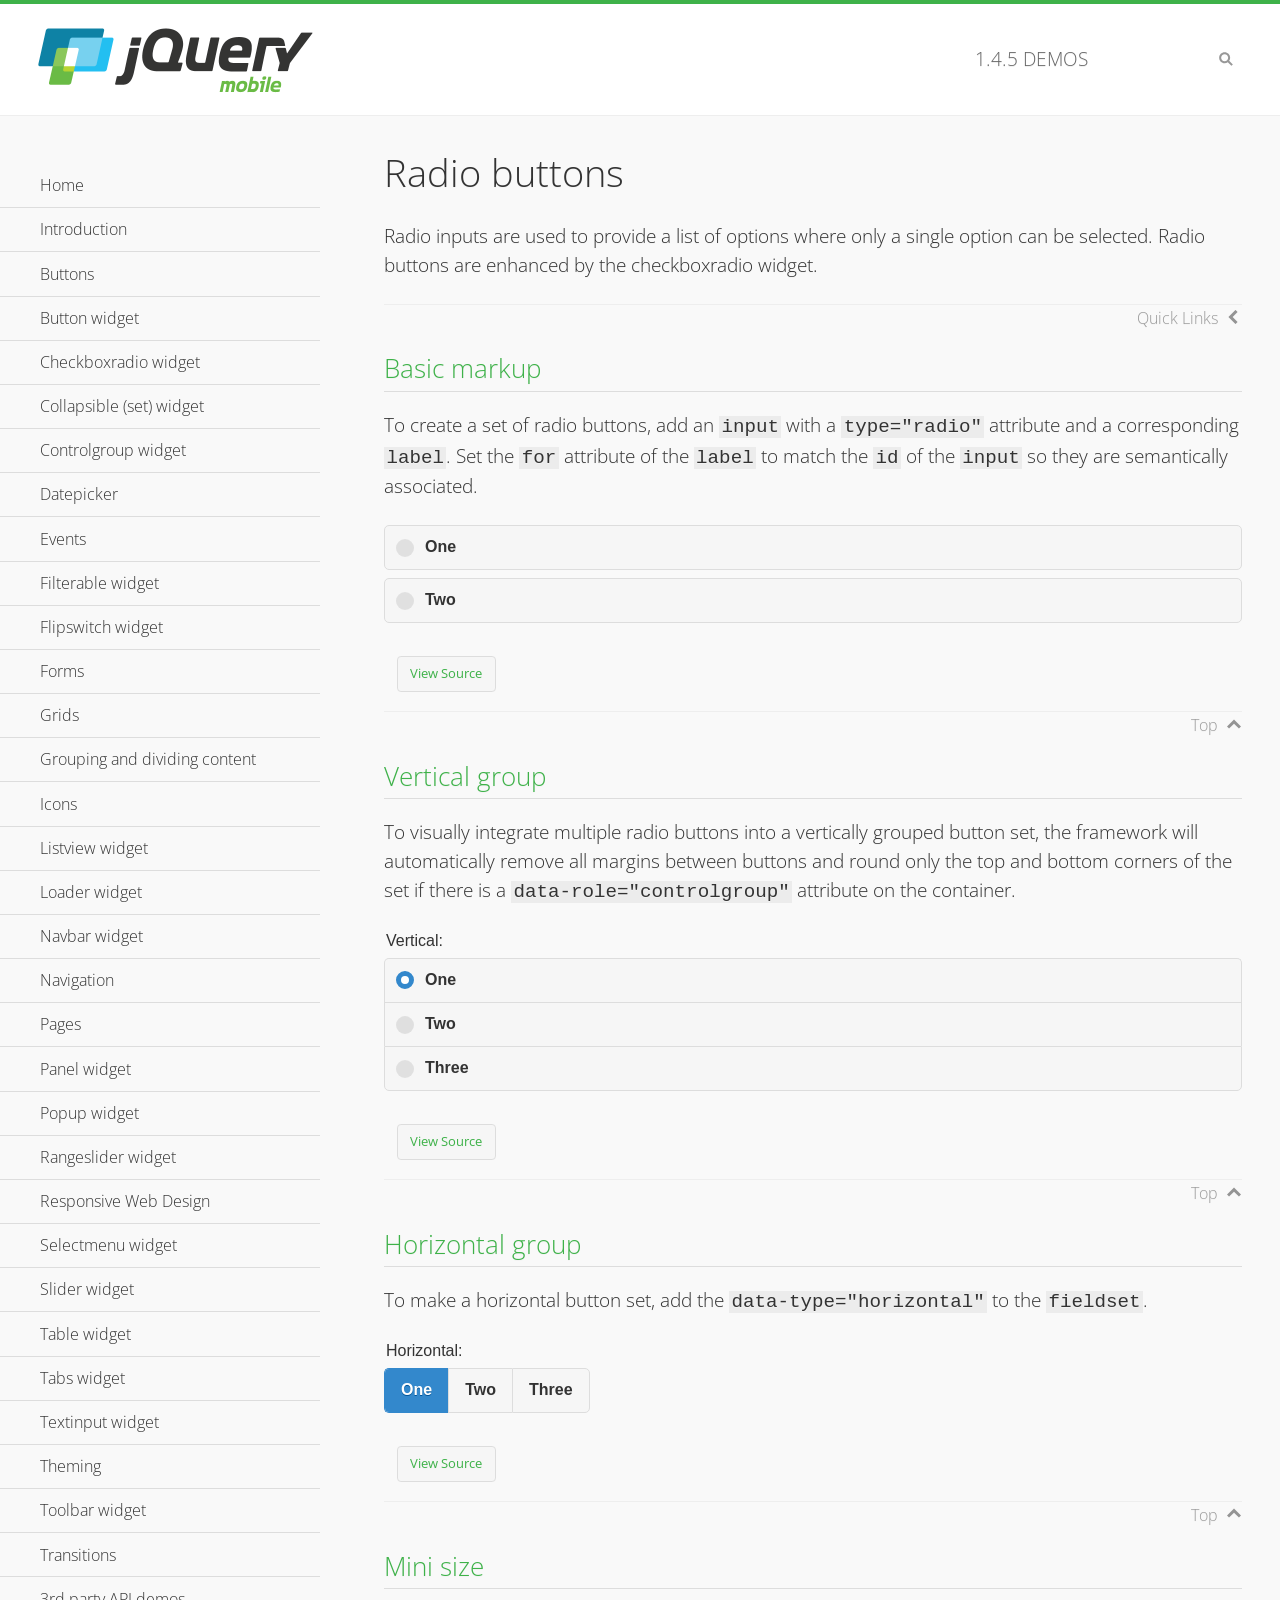
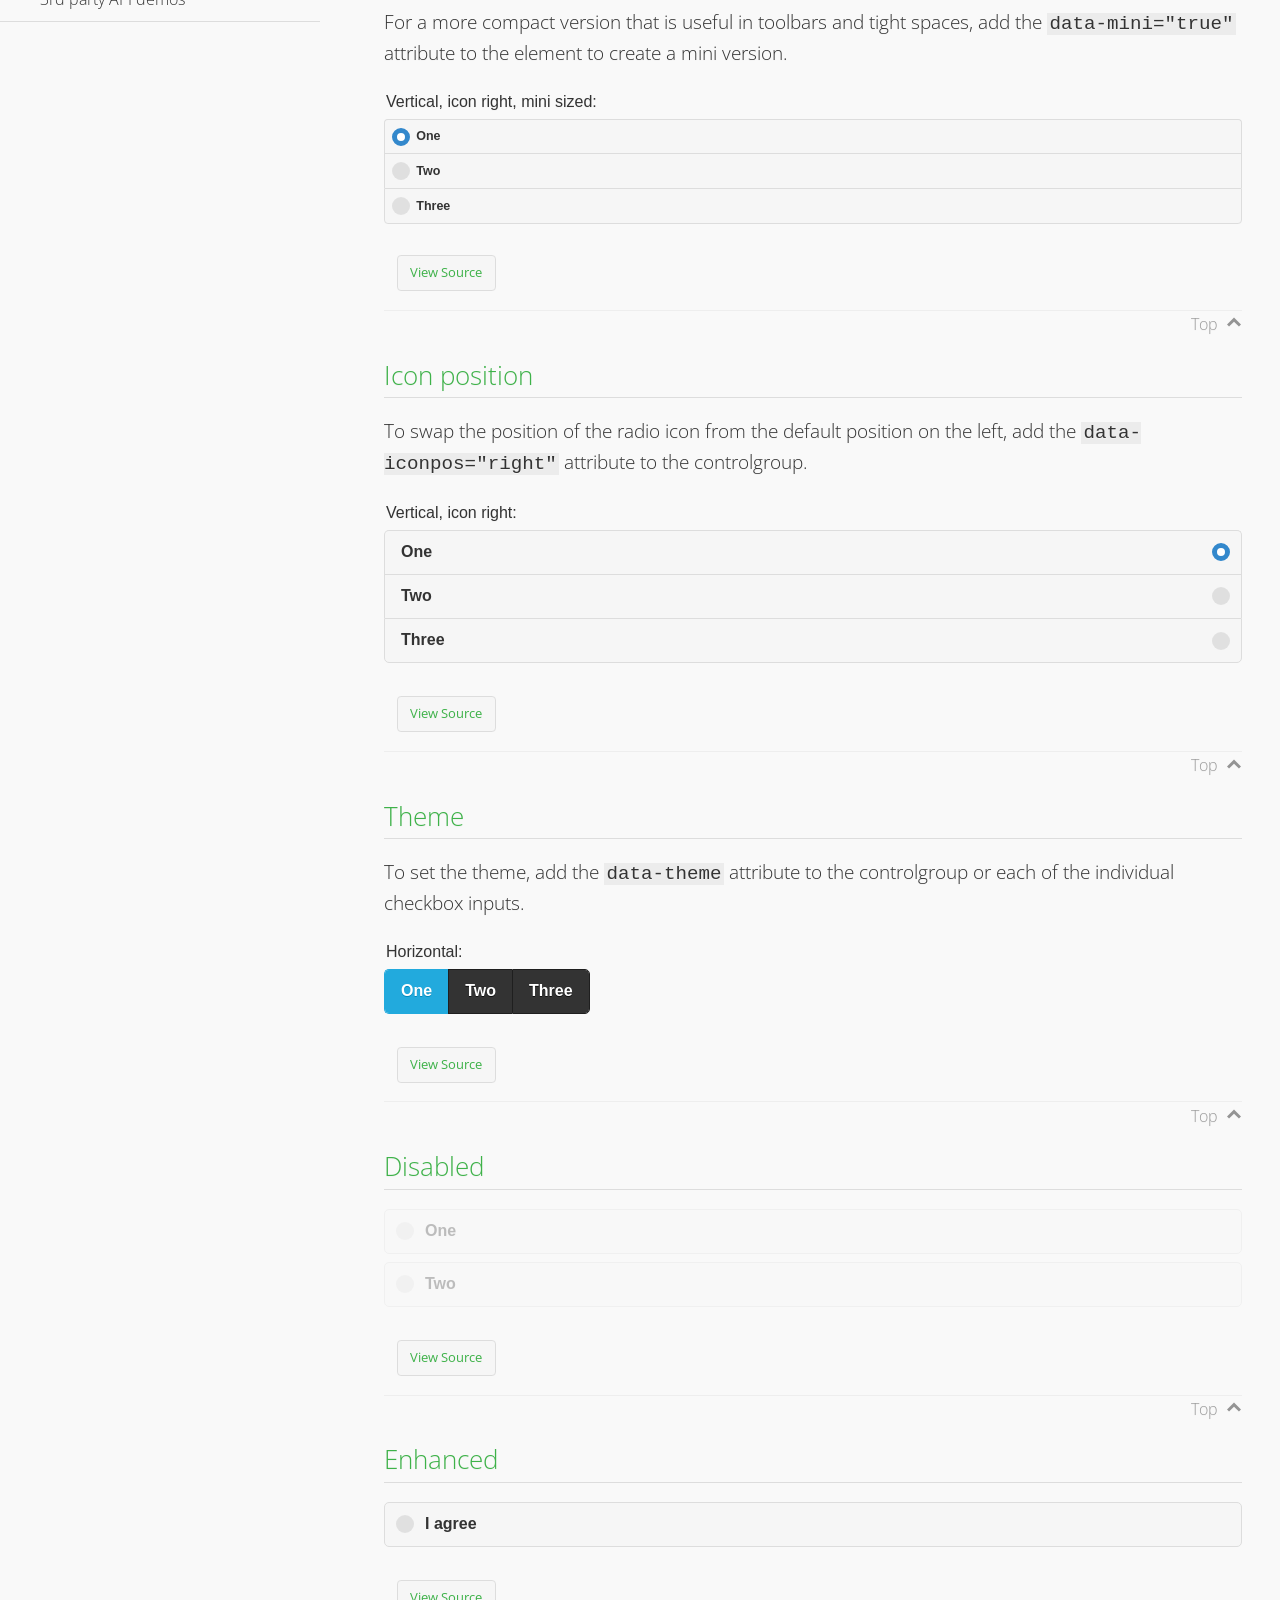
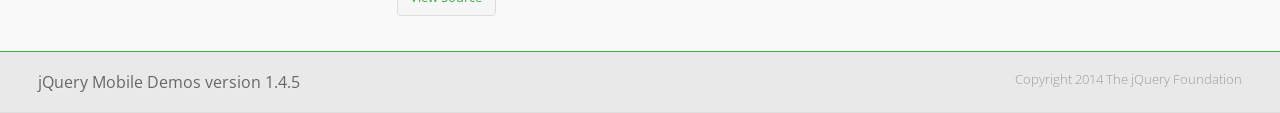
<file: www/js/jquerymobile/1.4.5/demos/checkboxradio-radio/index.html>
<!DOCTYPE html>
<html>
<head>
	<meta charset="utf-8">
	<meta name="viewport" content="width=device-width, initial-scale=1">
	<title>Radio buttons - jQuery Mobile Demos</title>
	<link rel="shortcut icon" href="../favicon.ico">
	<link rel="stylesheet" href="http://fonts.googleapis.com/css?family=Open+Sans:300,400,700">
	<link rel="stylesheet" href="../css/themes/default/jquery.mobile-1.4.5.min.css">
	<link rel="stylesheet" href="../_assets/css/jqm-demos.css">
	<script src="../js/jquery.js"></script>
	<script src="../_assets/js/index.js"></script>
	<script src="../js/jquery.mobile-1.4.5.min.js"></script>
</head>
<body>
<div data-role="page" class="jqm-demos" data-quicklinks="true">

	<div data-role="header" class="jqm-header">
		<h2><a href="../" title="jQuery Mobile Demos home"><img src="../_assets/img/jquery-logo.png" alt="jQuery Mobile"></a></h2>
		<p><span class="jqm-version"></span> Demos</p>
		<a href="#" class="jqm-navmenu-link ui-btn ui-btn-icon-notext ui-corner-all ui-icon-bars ui-nodisc-icon ui-alt-icon ui-btn-left">Menu</a>
		<a href="#" class="jqm-search-link ui-btn ui-btn-icon-notext ui-corner-all ui-icon-search ui-nodisc-icon ui-alt-icon ui-btn-right">Search</a>
	</div><!-- /header -->

	<div role="main" class="ui-content jqm-content">

		<h1>Radio buttons</h1>

		<p>Radio inputs are used to provide a list of options where only a single option can be selected. Radio buttons are enhanced by the checkboxradio widget.</p>

		<h2>Basic markup</h2>

		<p>To create a set of radio buttons, add an <code>input</code> with a <code>type="radio"</code> attribute and a corresponding <code>label</code>. Set the <code>for</code> attribute of the <code>label</code> to match the <code>id</code> of the <code>input</code> so they are semantically associated.</p>

		<div data-demo-html="true">
			<form>
				<label>
					<input type="radio" name="radio-choice-0" id="radio-choice-0a">One
				</label>

				<label for="radio-choice-0b">Two</label>
				<input type="radio" name="radio-choice-0" id="radio-choice-0b" class="custom">
			</form>
		</div><!--/demo-html -->

		<h2>Vertical group</h2>

		<p>To visually integrate multiple radio buttons into a vertically grouped button set, the framework will automatically remove all margins between buttons and round only the top and bottom corners of the set if there is a <code> data-role="controlgroup"</code> attribute on the container.</p>

		<div data-demo-html="true">
			<form>
					<fieldset data-role="controlgroup">
					<legend>Vertical:</legend>
					<input type="radio" name="radio-choice-v-2" id="radio-choice-v-2a" value="on" checked="checked">
					<label for="radio-choice-v-2a">One</label>
					<input type="radio" name="radio-choice-v-2" id="radio-choice-v-2b" value="off">
					<label for="radio-choice-v-2b">Two</label>
					<input type="radio" name="radio-choice-v-2" id="radio-choice-v-2c" value="other">
					<label for="radio-choice-v-2c">Three</label>
				</fieldset>
			</form>
		</div><!--/demo-html -->

		<h2>Horizontal group</h2>

		<p>To make a horizontal button set, add the <code> data-type="horizontal"</code> to the <code>fieldset</code>.</p>

		<div data-demo-html="true">
			<form>
				<fieldset data-role="controlgroup" data-type="horizontal">
					<legend>Horizontal:</legend>
					<input type="radio" name="radio-choice-h-2" id="radio-choice-h-2a" value="on" checked="checked">
					<label for="radio-choice-h-2a">One</label>
					<input type="radio" name="radio-choice-h-2" id="radio-choice-h-2b" value="off">
					<label for="radio-choice-h-2b">Two</label>
					<input type="radio" name="radio-choice-h-2" id="radio-choice-h-2c" value="other">
					<label for="radio-choice-h-2c">Three</label>
				</fieldset>
			</form>
		</div><!--/demo-html -->

		<h2>Mini size</h2>

		<p>For a more compact version that is useful in toolbars and tight spaces, add the <code>data-mini="true"</code> attribute to the element to create a mini version. </p>

		<div data-demo-html="true">
			<form>
				<fieldset data-role="controlgroup" data-mini="true">
					<legend>Vertical, icon right, mini sized:</legend>
					<input type="radio" name="radio-choice-v-6" id="radio-choice-v-6a" value="on" checked="checked">
					<label for="radio-choice-v-6a">One</label>
					<input type="radio" name="radio-choice-v-6" id="radio-choice-v-6b" value="off">
					<label for="radio-choice-v-6b">Two</label>
					<input type="radio" name="radio-choice-v-6" id="radio-choice-v-6c" value="other">
					<label for="radio-choice-v-6c">Three</label>
				</fieldset>
			</form>
		</div><!--/demo-html -->

		<h2>Icon position</h2>

		<p>To swap the position of the radio icon from the default position on the left, add the <code>data-iconpos="right"</code> attribute to the controlgroup.</p>

		<div data-demo-html="true">
			<form>
				<fieldset data-role="controlgroup" data-iconpos="right">
					<legend>Vertical, icon right:</legend>
					<input type="radio" name="radio-choice-w-6" id="radio-choice-w-6a" value="on" checked="checked">
					<label for="radio-choice-w-6a">One</label>
					<input type="radio" name="radio-choice-w-6" id="radio-choice-w-6b" value="off">
					<label for="radio-choice-w-6b">Two</label>
					<input type="radio" name="radio-choice-w-6" id="radio-choice-w-6c" value="other">
					<label for="radio-choice-w-6c">Three</label>
				</fieldset>
			</form>
		</div><!--/demo-html -->

		<h2>Theme</h2>

		<p>To set the theme, add the <code>data-theme</code> attribute to the controlgroup or each of the individual checkbox inputs.</p>

		<div data-demo-html="true">
			<form>
				<fieldset data-role="controlgroup" data-theme="b" data-type="horizontal">
					<legend>Horizontal:</legend>
					<input type="radio" name="radio-choice-t-6" id="radio-choice-t-6a" value="on" checked="checked">
					<label for="radio-choice-t-6a">One</label>
					<input type="radio" name="radio-choice-t-6" id="radio-choice-t-6b" value="off">
					<label for="radio-choice-t-6b">Two</label>
					<input type="radio" name="radio-choice-t-6" id="radio-choice-t-6c" value="other">
					<label for="radio-choice-t-6c">Three</label>
				</fieldset>
			</form>
		</div><!--/demo-html -->

		<h2>Disabled</h2>

		<div data-demo-html="true">
			<form>
				<label>
					<input type="radio" name="radio-choice-7" id="radio-choice-7a" disabled="disabled">One
				</label>
				<label for="radio-choice-7b">Two</label>
				<input type="radio" name="radio-choice-7" id="radio-choice-7b" disabled="disabled">
			</form>
		</div><!--/demo-html -->

		<h2>Enhanced</h2>

		<div data-demo-html="true">
			<div class="ui-radio">
				<label for="radio-enhanced" class="ui-btn ui-corner-all ui-btn-inherit ui-btn-icon-left ui-radio-off">I agree</label>
				<input type="radio" name="radio-enhanced" id="radio-enhanced" data-enhanced="true">
			</div>
		</div><!--/demo-html -->

	</div><!-- /content -->
	    <div data-role="panel" class="jqm-navmenu-panel" data-position="left" data-display="overlay" data-theme="a">
	    	<ul class="jqm-list ui-alt-icon ui-nodisc-icon">
<li data-filtertext="demos homepage" data-icon="home"><a href=".././">Home</a></li>
<li data-filtertext="introduction overview getting started"><a href="../intro/" data-ajax="false">Introduction</a></li>
<li data-filtertext="buttons button markup buttonmarkup method anchor link button element"><a href="../button-markup/" data-ajax="false">Buttons</a></li>
<li data-filtertext="form button widget input button submit reset"><a href="../button/" data-ajax="false">Button widget</a></li>
<li data-role="collapsible" data-enhanced="true" data-collapsed-icon="carat-d" data-expanded-icon="carat-u" data-iconpos="right" data-inset="false" class="ui-collapsible ui-collapsible-themed-content ui-collapsible-collapsed">
	<h3 class="ui-collapsible-heading ui-collapsible-heading-collapsed">
		<a href="#" class="ui-collapsible-heading-toggle ui-btn ui-btn-icon-right ui-btn-inherit ui-icon-carat-d">
		    Checkboxradio widget<span class="ui-collapsible-heading-status"> click to expand contents</span>
		</a>
	</h3>
	<div class="ui-collapsible-content ui-body-inherit ui-collapsible-content-collapsed" aria-hidden="true">
		<ul>
			<li data-filtertext="form checkboxradio widget checkbox input checkboxes controlgroups"><a href="../checkboxradio-checkbox/" data-ajax="false">Checkboxes</a></li>
			<li data-filtertext="form checkboxradio widget radio input radio buttons controlgroups"><a href="../checkboxradio-radio/" data-ajax="false">Radio buttons</a></li>
		</ul>
	</div>
</li>
<li data-role="collapsible" data-enhanced="true" data-collapsed-icon="carat-d" data-expanded-icon="carat-u" data-iconpos="right" data-inset="false" class="ui-collapsible ui-collapsible-themed-content ui-collapsible-collapsed">
	<h3 class="ui-collapsible-heading ui-collapsible-heading-collapsed">
		<a href="#" class="ui-collapsible-heading-toggle ui-btn ui-btn-icon-right ui-btn-inherit ui-icon-carat-d">
			Collapsible (set) widget<span class="ui-collapsible-heading-status"> click to expand contents</span>
		</a>
	</h3>
	<div class="ui-collapsible-content ui-body-inherit ui-collapsible-content-collapsed" aria-hidden="true">
		<ul>
			<li data-filtertext="collapsibles content formatting"><a href="../collapsible/" data-ajax="false">Collapsible</a></li>
			<li data-filtertext="dynamic collapsible set accordion append expand"><a href="../collapsible-dynamic/" data-ajax="false">Dynamic collapsibles</a></li>
			<li data-filtertext="accordions collapsible set widget content formatting grouped collapsibles"><a href="../collapsibleset/" data-ajax="false">Collapsible set</a></li>
		</ul>
	</div>
</li>
<li data-role="collapsible" data-enhanced="true" data-collapsed-icon="carat-d" data-expanded-icon="carat-u" data-iconpos="right" data-inset="false" class="ui-collapsible ui-collapsible-themed-content ui-collapsible-collapsed">
	<h3 class="ui-collapsible-heading ui-collapsible-heading-collapsed">
		<a href="#" class="ui-collapsible-heading-toggle ui-btn ui-btn-icon-right ui-btn-inherit ui-icon-carat-d">
			Controlgroup widget<span class="ui-collapsible-heading-status"> click to expand contents</span>
		</a>
	</h3>
	<div class="ui-collapsible-content ui-body-inherit ui-collapsible-content-collapsed" aria-hidden="true">
		<ul>
			<li data-filtertext="controlgroups selectmenu checkboxradio input grouped buttons horizontal vertical"><a href="../controlgroup/" data-ajax="false">Controlgroup</a></li>
			<li data-filtertext="dynamic controlgroup dynamically add buttons"><a href="../controlgroup-dynamic/" data-ajax="false">Dynamic controlgroups</a></li>
		</ul>
	</div>
</li>
<li data-filtertext="form datepicker widget date input"><a href="../datepicker/" data-ajax="false">Datepicker</a></li>
<li data-role="collapsible" data-enhanced="true" data-collapsed-icon="carat-d" data-expanded-icon="carat-u" data-iconpos="right" data-inset="false" class="ui-collapsible ui-collapsible-themed-content ui-collapsible-collapsed">
	<h3 class="ui-collapsible-heading ui-collapsible-heading-collapsed">
		<a href="#" class="ui-collapsible-heading-toggle ui-btn ui-btn-icon-right ui-btn-inherit ui-icon-carat-d">
			Events<span class="ui-collapsible-heading-status"> click to expand contents</span>
		</a>
	</h3>
	<div class="ui-collapsible-content ui-body-inherit ui-collapsible-content-collapsed" aria-hidden="true">
		<ul>
			<li data-filtertext="swipe to delete list items listviews swipe events"><a href="../swipe-list/" data-ajax="false">Swipe list items</a></li>
			<li data-filtertext="swipe to navigate swipe page navigation swipe events"><a href="../swipe-page/" data-ajax="false">Swipe page navigation</a></li>
		</ul>
	</div>
</li>
<li data-filtertext="filterable filter elements sorting searching listview table"><a href="../filterable/" data-ajax="false">Filterable widget</a></li>
<li data-filtertext="form flipswitch widget flip toggle switch binary select checkbox input"><a href="../flipswitch/" data-ajax="false">Flipswitch widget</a></li>
<li data-role="collapsible" data-enhanced="true" data-collapsed-icon="carat-d" data-expanded-icon="carat-u" data-iconpos="right" data-inset="false" class="ui-collapsible ui-collapsible-themed-content ui-collapsible-collapsed">
	<h3 class="ui-collapsible-heading ui-collapsible-heading-collapsed">
		<a href="#" class="ui-collapsible-heading-toggle ui-btn ui-btn-icon-right ui-btn-inherit ui-icon-carat-d">
			Forms<span class="ui-collapsible-heading-status"> click to expand contents</span>
		</a>
	</h3>
	<div class="ui-collapsible-content ui-body-inherit ui-collapsible-content-collapsed" aria-hidden="true">
		<ul>
			<li data-filtertext="forms text checkbox radio range button submit reset inputs selects textarea slider flipswitch label form elements"><a href="../forms/" data-ajax="false">Forms</a></li>
			<li data-filtertext="form hide labels hidden accessible ui-hidden-accessible forms"><a href="../forms-label-hidden-accessible/" data-ajax="false">Hide labels</a></li>
			<li data-filtertext="form field containers fieldcontain ui-field-contain forms"><a href="../forms-field-contain/" data-ajax="false">Field containers</a></li>
			<li data-filtertext="forms disabled form elements"><a href="../forms-disabled/" data-ajax="false">Forms disabled</a></li>
			<li data-filtertext="forms gallery examples overview forms text checkbox radio range button submit reset inputs selects textarea slider flipswitch label form elements"><a href="../forms-gallery/" data-ajax="false">Forms gallery</a></li>
		</ul>
	</div>
</li>
<li data-role="collapsible" data-enhanced="true" data-collapsed-icon="carat-d" data-expanded-icon="carat-u" data-iconpos="right" data-inset="false" class="ui-collapsible ui-collapsible-themed-content ui-collapsible-collapsed">
	<h3 class="ui-collapsible-heading ui-collapsible-heading-collapsed">
		<a href="#" class="ui-collapsible-heading-toggle ui-btn ui-btn-icon-right ui-btn-inherit ui-icon-carat-d">
			Grids<span class="ui-collapsible-heading-status"> click to expand contents</span>
		</a>
	</h3>
	<div class="ui-collapsible-content ui-body-inherit ui-collapsible-content-collapsed" aria-hidden="true">
		<ul>
			<li data-filtertext="grids columns blocks content formatting rwd responsive css framework"><a href="../grids/" data-ajax="false">Grids</a></li>
			<li data-filtertext="buttons in grids css framework"><a href="../grids-buttons/" data-ajax="false">Buttons in grids</a></li>
			<li data-filtertext="custom responsive grids rwd css framework"><a href="../grids-custom-responsive/" data-ajax="false">Custom responsive grids</a></li>
		</ul>
	</div>
</li>
<li data-filtertext="blocks content formatting sections heading"><a href="../body-bar-classes/" data-ajax="false">Grouping and dividing content</a></li>
<li data-role="collapsible" data-enhanced="true" data-collapsed-icon="carat-d" data-expanded-icon="carat-u" data-iconpos="right" data-inset="false" class="ui-collapsible ui-collapsible-themed-content ui-collapsible-collapsed">
	<h3 class="ui-collapsible-heading ui-collapsible-heading-collapsed">
		<a href="#" class="ui-collapsible-heading-toggle ui-btn ui-btn-icon-right ui-btn-inherit ui-icon-carat-d">
			Icons<span class="ui-collapsible-heading-status"> click to expand contents</span>
		</a>
	</h3>
	<div class="ui-collapsible-content ui-body-inherit ui-collapsible-content-collapsed" aria-hidden="true">
		<ul>
			<li data-filtertext="button icons svg disc alt custom icon position"><a href="../icons/" data-ajax="false">Icons</a></li>
			<li data-filtertext=""><a href="../icons-grunticon/" data-ajax="false">Grunticon loader</a></li>
		</ul>
	</div>
</li>
<li data-role="collapsible" data-enhanced="true" data-collapsed-icon="carat-d" data-expanded-icon="carat-u" data-iconpos="right" data-inset="false" class="ui-collapsible ui-collapsible-themed-content ui-collapsible-collapsed">
	<h3 class="ui-collapsible-heading ui-collapsible-heading-collapsed">
		<a href="#" class="ui-collapsible-heading-toggle ui-btn ui-btn-icon-right ui-btn-inherit ui-icon-carat-d">
			Listview widget<span class="ui-collapsible-heading-status"> click to expand contents</span>
		</a>
	</h3>
	<div class="ui-collapsible-content ui-body-inherit ui-collapsible-content-collapsed" aria-hidden="true">
		<ul>
			<li data-filtertext="listview widget thumbnails icons nested split button collapsible ul ol"><a href="../listview/" data-ajax="false">Listview</a></li>
			<li data-filtertext="autocomplete filterable reveal listview filtertextbeforefilter placeholder"><a href="../listview-autocomplete/" data-ajax="false">Listview autocomplete</a></li>
			<li data-filtertext="autocomplete filterable reveal listview remote data filtertextbeforefilter placeholder"><a href="../listview-autocomplete-remote/" data-ajax="false">Listview autocomplete remote data</a></li>
			<li data-filtertext="autodividers anchor jump scroll linkbars listview lists ul ol"><a href="../listview-autodividers-linkbar/" data-ajax="false">Listview autodividers linkbar</a></li>
			<li data-filtertext="listview autodividers selector autodividersselector lists ul ol"><a href="../listview-autodividers-selector/" data-ajax="false">Listview autodividers selector</a></li>
			<li data-filtertext="listview nested list items"><a href="../listview-nested-lists/" data-ajax="false">Nested Listviews</a></li>
			<li data-filtertext="listview collapsible list items flat"><a href="../listview-collapsible-item-flat/" data-ajax="false">Listview collapsible list items (flat)</a></li>
			<li data-filtertext="listview collapsible list indented"><a href="../listview-collapsible-item-indented/" data-ajax="false">Listview collapsible list items (indented)</a></li>
			<li data-filtertext="grid listview responsive grids responsive listviews lists ul"><a href="../listview-grid/" data-ajax="false">Listview responsive grid</a></li>
		</ul>
	</div>
</li>
<li data-filtertext="loader widget page loading navigation overlay spinner"><a href="../loader/" data-ajax="false">Loader widget</a></li>
<li data-filtertext="navbar widget navmenu toolbars header footer"><a href="../navbar/" data-ajax="false">Navbar widget</a></li>
<li data-role="collapsible" data-enhanced="true" data-collapsed-icon="carat-d" data-expanded-icon="carat-u" data-iconpos="right" data-inset="false" class="ui-collapsible ui-collapsible-themed-content ui-collapsible-collapsed">
	<h3 class="ui-collapsible-heading ui-collapsible-heading-collapsed">
		<a href="#" class="ui-collapsible-heading-toggle ui-btn ui-btn-icon-right ui-btn-inherit ui-icon-carat-d">
			Navigation<span class="ui-collapsible-heading-status"> click to expand contents</span>
		</a>
	</h3>
	<div class="ui-collapsible-content ui-body-inherit ui-collapsible-content-collapsed" aria-hidden="true">
		<ul>
			<li data-filtertext="ajax navigation navigate widget history event method"><a href="../navigation/" data-ajax="false">Navigation</a></li>
			<li data-filtertext="linking pages page links navigation ajax prefetch cache"><a href="../navigation-linking-pages/" data-ajax="false">Linking pages</a></li>
			<!-- <li data-filtertext="php redirect server redirection server-side navigation"><a href="../navigation-php-redirect/" data-ajax="false">PHP redirect demo</a></li>-->
			<li data-filtertext="navigation redirection hash query"><a href="../navigation-hash-processing/" data-ajax="false">Hash processing demo</a></li>
			<li data-filtertext="navigation redirection hash query"><a href="../page-events/" data-ajax="false">Page Navigation Events</a></li>
		</ul>
	</div>
</li>
<li data-role="collapsible" data-enhanced="true" data-collapsed-icon="carat-d" data-expanded-icon="carat-u" data-iconpos="right" data-inset="false" class="ui-collapsible ui-collapsible-themed-content ui-collapsible-collapsed">
	<h3 class="ui-collapsible-heading ui-collapsible-heading-collapsed">
		<a href="#" class="ui-collapsible-heading-toggle ui-btn ui-btn-icon-right ui-btn-inherit ui-icon-carat-d">
			Pages<span class="ui-collapsible-heading-status"> click to expand contents</span>
		</a>
	</h3>
	<div class="ui-collapsible-content ui-body-inherit ui-collapsible-content-collapsed" aria-hidden="true">
		<ul>
			<li data-filtertext="pages page widget ajax navigation"><a href="../pages/" data-ajax="false">Pages</a></li>
			<li data-filtertext="single page"><a href="../pages-single-page/" data-ajax="false">Single page</a></li>
			<li data-filtertext="multipage multi-page page"><a href="../pages-multi-page/" data-ajax="false">Multi-page template</a></li>
			<li data-filtertext="dialog page widget modal popup"><a href="../pages-dialog/" data-ajax="false">Dialog page</a></li>
		</ul>
	</div>
</li>
<li data-role="collapsible" data-enhanced="true" data-collapsed-icon="carat-d" data-expanded-icon="carat-u" data-iconpos="right" data-inset="false" class="ui-collapsible ui-collapsible-themed-content ui-collapsible-collapsed">
	<h3 class="ui-collapsible-heading ui-collapsible-heading-collapsed">
		<a href="#" class="ui-collapsible-heading-toggle ui-btn ui-btn-icon-right ui-btn-inherit ui-icon-carat-d">
			Panel widget<span class="ui-collapsible-heading-status"> click to expand contents</span>
		</a>
	</h3>
	<div class="ui-collapsible-content ui-body-inherit ui-collapsible-content-collapsed" aria-hidden="true">
		<ul>
			<li data-filtertext="panel widget sliding panels reveal push overlay responsive"><a href="../panel/" data-ajax="false">Panel</a></li>
			<li data-filtertext=""><a href="../panel-external/" data-ajax="false">External panels</a></li>
			<li data-filtertext="panel "><a href="../panel-fixed/" data-ajax="false">Fixed panels</a></li>
			<li data-filtertext="panel slide panels sliding panels shadow rwd responsive breakpoint"><a href="../panel-responsive/" data-ajax="false">Panels responsive</a></li>
			<li data-filtertext="panel custom style custom panel width reveal shadow listview panel styling page background wrapper"><a href="../panel-styling/" data-ajax="false">Custom panel style</a></li>
			<li data-filtertext="panel open on swipe"><a href="../panel-swipe-open/" data-ajax="false">Panel open on swipe</a></li>
			<li data-filtertext="panels outside page internal external toolbars"><a href="../panel-external-internal/" data-ajax="false">Panel external and internal</a></li>
		</ul>
	</div>
</li>
<li data-role="collapsible" data-enhanced="true" data-collapsed-icon="carat-d" data-expanded-icon="carat-u" data-iconpos="right" data-inset="false" class="ui-collapsible ui-collapsible-themed-content ui-collapsible-collapsed">
	<h3 class="ui-collapsible-heading ui-collapsible-heading-collapsed">
		<a href="#" class="ui-collapsible-heading-toggle ui-btn ui-btn-icon-right ui-btn-inherit ui-icon-carat-d">
			Popup widget<span class="ui-collapsible-heading-status"> click to expand contents</span>
		</a>
	</h3>
	<div class="ui-collapsible-content ui-body-inherit ui-collapsible-content-collapsed" aria-hidden="true">
		<ul>
			<li data-filtertext="popup widget popups dialog modal transition tooltip lightbox form overlay screen flip pop fade transition"><a href="../popup/" data-ajax="false">Popup</a></li>
			<li data-filtertext="popup alignment position"><a href="../popup-alignment/" data-ajax="false">Popup alignment</a></li>
			<li data-filtertext="popup arrow size popups popover"><a href="../popup-arrow-size/" data-ajax="false">Popup arrow size</a></li>
			<li data-filtertext="dynamic popups popup images lightbox"><a href="../popup-dynamic/" data-ajax="false">Dynamic popups</a></li>
			<li data-filtertext="popups with iframes scaling"><a href="../popup-iframe/" data-ajax="false">Popups with iframes</a></li>
			<li data-filtertext="popup image scaling"><a href="../popup-image-scaling/" data-ajax="false">Popup image scaling</a></li>
			<li data-filtertext="external popup outside multi-page"><a href="../popup-outside-multipage/" data-ajax="false">Popup outside multi-page</a></li>
		</ul>
	</div>
</li>
<li data-filtertext="form rangeslider widget dual sliders dual handle sliders range input"><a href="../rangeslider/" data-ajax="false">Rangeslider widget</a></li>
<li data-filtertext="responsive web design rwd adaptive progressive enhancement PE accessible mobile breakpoints media query media queries"><a href="../rwd/" data-ajax="false">Responsive Web Design</a></li>
<li data-role="collapsible" data-enhanced="true" data-collapsed-icon="carat-d" data-expanded-icon="carat-u" data-iconpos="right" data-inset="false" class="ui-collapsible ui-collapsible-themed-content ui-collapsible-collapsed">
	<h3 class="ui-collapsible-heading ui-collapsible-heading-collapsed">
		<a href="#" class="ui-collapsible-heading-toggle ui-btn ui-btn-icon-right ui-btn-inherit ui-icon-carat-d">
			Selectmenu widget<span class="ui-collapsible-heading-status"> click to expand contents</span>
		</a>
	</h3>
	<div class="ui-collapsible-content ui-body-inherit ui-collapsible-content-collapsed" aria-hidden="true">
		<ul>
			<li data-filtertext="form selectmenu widget select input custom select menu selects"><a href="../selectmenu/" data-ajax="false">Selectmenu</a></li>
			<li data-filtertext="form custom select menu selectmenu widget custom menu option optgroup multiple selects"><a href="../selectmenu-custom/" data-ajax="false">Custom select menu</a></li>
			<li data-filtertext="filterable select filter popup dialog"><a href="../selectmenu-custom-filter/" data-ajax="false">Custom select menu with filter</a></li>
		</ul>
	</div>
</li>
<li data-role="collapsible" data-enhanced="true" data-collapsed-icon="carat-d" data-expanded-icon="carat-u" data-iconpos="right" data-inset="false" class="ui-collapsible ui-collapsible-themed-content ui-collapsible-collapsed">
	<h3 class="ui-collapsible-heading ui-collapsible-heading-collapsed">
		<a href="#" class="ui-collapsible-heading-toggle ui-btn ui-btn-icon-right ui-btn-inherit ui-icon-carat-d">
			Slider widget<span class="ui-collapsible-heading-status"> click to expand contents</span>
		</a>
	</h3>
	<div class="ui-collapsible-content ui-body-inherit ui-collapsible-content-collapsed" aria-hidden="true">
		<ul>
			<li data-filtertext="form slider widget range input single sliders"><a href="../slider/" data-ajax="false">Slider</a></li>
			<li data-filtertext="form slider widget flipswitch slider binary select flip toggle switch"><a href="../slider-flipswitch/" data-ajax="false">Slider flip toggle switch</a></li>
			<li data-filtertext="form slider tooltip handle value input range sliders"><a href="../slider-tooltip/" data-ajax="false">Slider tooltip</a></li>
		</ul>
	</div>
</li>
<li data-role="collapsible" data-enhanced="true" data-collapsed-icon="carat-d" data-expanded-icon="carat-u" data-iconpos="right" data-inset="false" class="ui-collapsible ui-collapsible-themed-content ui-collapsible-collapsed">
	<h3 class="ui-collapsible-heading ui-collapsible-heading-collapsed">
		<a href="#" class="ui-collapsible-heading-toggle ui-btn ui-btn-icon-right ui-btn-inherit ui-icon-carat-d">
			Table widget<span class="ui-collapsible-heading-status"> click to expand contents</span>
		</a>
	</h3>
	<div class="ui-collapsible-content ui-body-inherit ui-collapsible-content-collapsed" aria-hidden="true">
		<ul>
			<li data-filtertext="table widget reflow column toggle th td responsive tables rwd hide show tabular"><a href="../table-column-toggle/" data-ajax="false">Table Column Toggle</a></li>
			<li data-filtertext="table column toggle phone comparison demo"><a href="../table-column-toggle-example/" data-ajax="false">Table Column Toggle demo</a></li>
			<li data-filtertext="responsive tables table column toggle heading groups rwd breakpoint"><a href="../table-column-toggle-heading-groups/" data-ajax="false">Table Column Toggle heading groups</a></li>
			<li data-filtertext="responsive tables table column toggle hide rwd breakpoint customization options"><a href="../table-column-toggle-options/" data-ajax="false">Table Column Toggle options</a></li>
			<li data-filtertext="table reflow th td responsive rwd columns tabular"><a href="../table-reflow/" data-ajax="false">Table Reflow</a></li>
			<li data-filtertext="responsive tables table reflow heading groups rwd breakpoint"><a href="../table-reflow-heading-groups/" data-ajax="false">Table Reflow heading groups</a></li>
			<li data-filtertext="responsive tables table reflow stripes strokes table style"><a href="../table-reflow-stripes-strokes/" data-ajax="false">Table Reflow stripes and strokes</a></li>
			<li data-filtertext="responsive tables table reflow stack custom styles"><a href="../table-reflow-styling/" data-ajax="false">Table Reflow custom styles</a></li>
		</ul>
	</div>
</li>
<li data-filtertext="ui tabs widget"><a href="../tabs/" data-ajax="false">Tabs widget</a></li>
<li data-filtertext="form textinput widget text input textarea number date time tel email file color password"><a href="../textinput/" data-ajax="false">Textinput widget</a></li>
<li data-role="collapsible" data-enhanced="true" data-collapsed-icon="carat-d" data-expanded-icon="carat-u" data-iconpos="right" data-inset="false" class="ui-collapsible ui-collapsible-themed-content ui-collapsible-collapsed">
	<h3 class="ui-collapsible-heading ui-collapsible-heading-collapsed">
		<a href="#" class="ui-collapsible-heading-toggle ui-btn ui-btn-icon-right ui-btn-inherit ui-icon-carat-d">
			Theming<span class="ui-collapsible-heading-status"> click to expand contents</span>
		</a>
	</h3>
	<div class="ui-collapsible-content ui-body-inherit ui-collapsible-content-collapsed" aria-hidden="true">
		<ul>
			<li data-filtertext="default theme swatches theming style css"><a href="../theme-default/" data-ajax="false">Default theme</a></li>
			<li data-filtertext="classic theme old theme swatches theming style css"><a href="../theme-classic/" data-ajax="false">Classic theme</a></li>
		</ul>
	</div>
</li>
<li data-role="collapsible" data-enhanced="true" data-collapsed-icon="carat-d" data-expanded-icon="carat-u" data-iconpos="right" data-inset="false" class="ui-collapsible ui-collapsible-themed-content ui-collapsible-collapsed">
	<h3 class="ui-collapsible-heading ui-collapsible-heading-collapsed">
		<a href="#" class="ui-collapsible-heading-toggle ui-btn ui-btn-icon-right ui-btn-inherit ui-icon-carat-d">
			Toolbar widget<span class="ui-collapsible-heading-status"> click to expand contents</span>
		</a>
	</h3>
	<div class="ui-collapsible-content ui-body-inherit ui-collapsible-content-collapsed" aria-hidden="true">
		<ul>
			<li data-filtertext="toolbar widget header footer toolbars fixed fullscreen external sections"><a href="../toolbar/" data-ajax="false">Toolbar</a></li>
			<li data-filtertext="dynamic toolbars dynamically add toolbar header footer"><a href="../toolbar-dynamic/" data-ajax="false">Dynamic toolbars</a></li>
			<li data-filtertext="external toolbars header footer"><a href="../toolbar-external/" data-ajax="false">External toolbars</a></li>
			<li data-filtertext="fixed toolbars header footer"><a href="../toolbar-fixed/" data-ajax="false">Fixed toolbars</a></li>
			<li data-filtertext="fixed fullscreen toolbars header footer"><a href="../toolbar-fixed-fullscreen/" data-ajax="false">Fullscreen toolbars</a></li>
			<li data-filtertext="external fixed toolbars header footer"><a href="../toolbar-fixed-external/" data-ajax="false">Fixed external toolbars</a></li>
			<li data-filtertext="external persistent toolbars header footer navbar navmenu"><a href="../toolbar-fixed-persistent/" data-ajax="false">Persistent toolbars</a></li>
			<li data-filtertext="external ajax optimized toolbars persistent toolbars header footer navbar"><a href="../toolbar-fixed-persistent-optimized/" data-ajax="false">Ajax optimized toolbars</a></li>
			<li data-filtertext="form in toolbars header footer"><a href="../toolbar-fixed-forms/" data-ajax="false">Form in toolbar</a></li>
		</ul>
	</div>
</li>
<li data-filtertext="page transitions animated pages popup navigation flip slide fade pop"><a href="../transitions/" data-ajax="false">Transitions</a></li>
<li data-role="collapsible" data-enhanced="true" data-collapsed-icon="carat-d" data-expanded-icon="carat-u" data-iconpos="right" data-inset="false" class="ui-collapsible ui-collapsible-themed-content ui-collapsible-collapsed">
	<h3 class="ui-collapsible-heading ui-collapsible-heading-collapsed">
		<a href="#" class="ui-collapsible-heading-toggle ui-btn ui-btn-icon-right ui-btn-inherit ui-icon-carat-d">
			3rd party API demos<span class="ui-collapsible-heading-status"> click to expand contents</span>
		</a>
	</h3>
	<div class="ui-collapsible-content ui-body-inherit ui-collapsible-content-collapsed" aria-hidden="true">
		<ul>
			<li data-filtertext="backbone requirejs navigation router"><a href="../backbone-requirejs/" data-ajax="false">Backbone RequireJS</a></li>
			<li data-filtertext="google maps geolocation demo"><a href="../map-geolocation/" data-ajax="false">Google Maps geolocation</a></li>
			<li data-filtertext="google maps hybrid"><a href="../map-list-toggle/" data-ajax="false">Google Maps list toggle</a></li>
		</ul>
	</div>
</li>



		     </ul>
		</div><!-- /panel -->


	<div data-role="footer" data-position="fixed" data-tap-toggle="false" class="jqm-footer">
		<p>jQuery Mobile Demos version <span class="jqm-version"></span></p>
		<p>Copyright 2014 The jQuery Foundation</p>
	</div><!-- /footer -->
	<!-- TODO: This should become an external panel so we can add input to markup (unique ID) -->
    <div data-role="panel" class="jqm-search-panel" data-position="right" data-display="overlay" data-theme="a">
		<div class="jqm-search">
			<ul class="jqm-list" data-filter-placeholder="Search demos..." data-filter-reveal="true">
<li data-filtertext="demos homepage" data-icon="home"><a href=".././">Home</a></li>
<li data-filtertext="introduction overview getting started"><a href="../intro/" data-ajax="false">Introduction</a></li>
<li data-filtertext="buttons button markup buttonmarkup method anchor link button element"><a href="../button-markup/" data-ajax="false">Buttons</a></li>
<li data-filtertext="form button widget input button submit reset"><a href="../button/" data-ajax="false">Button widget</a></li>
<li data-role="collapsible" data-enhanced="true" data-collapsed-icon="carat-d" data-expanded-icon="carat-u" data-iconpos="right" data-inset="false" class="ui-collapsible ui-collapsible-themed-content ui-collapsible-collapsed">
	<h3 class="ui-collapsible-heading ui-collapsible-heading-collapsed">
		<a href="#" class="ui-collapsible-heading-toggle ui-btn ui-btn-icon-right ui-btn-inherit ui-icon-carat-d">
		    Checkboxradio widget<span class="ui-collapsible-heading-status"> click to expand contents</span>
		</a>
	</h3>
	<div class="ui-collapsible-content ui-body-inherit ui-collapsible-content-collapsed" aria-hidden="true">
		<ul>
			<li data-filtertext="form checkboxradio widget checkbox input checkboxes controlgroups"><a href="../checkboxradio-checkbox/" data-ajax="false">Checkboxes</a></li>
			<li data-filtertext="form checkboxradio widget radio input radio buttons controlgroups"><a href="../checkboxradio-radio/" data-ajax="false">Radio buttons</a></li>
		</ul>
	</div>
</li>
<li data-role="collapsible" data-enhanced="true" data-collapsed-icon="carat-d" data-expanded-icon="carat-u" data-iconpos="right" data-inset="false" class="ui-collapsible ui-collapsible-themed-content ui-collapsible-collapsed">
	<h3 class="ui-collapsible-heading ui-collapsible-heading-collapsed">
		<a href="#" class="ui-collapsible-heading-toggle ui-btn ui-btn-icon-right ui-btn-inherit ui-icon-carat-d">
			Collapsible (set) widget<span class="ui-collapsible-heading-status"> click to expand contents</span>
		</a>
	</h3>
	<div class="ui-collapsible-content ui-body-inherit ui-collapsible-content-collapsed" aria-hidden="true">
		<ul>
			<li data-filtertext="collapsibles content formatting"><a href="../collapsible/" data-ajax="false">Collapsible</a></li>
			<li data-filtertext="dynamic collapsible set accordion append expand"><a href="../collapsible-dynamic/" data-ajax="false">Dynamic collapsibles</a></li>
			<li data-filtertext="accordions collapsible set widget content formatting grouped collapsibles"><a href="../collapsibleset/" data-ajax="false">Collapsible set</a></li>
		</ul>
	</div>
</li>
<li data-role="collapsible" data-enhanced="true" data-collapsed-icon="carat-d" data-expanded-icon="carat-u" data-iconpos="right" data-inset="false" class="ui-collapsible ui-collapsible-themed-content ui-collapsible-collapsed">
	<h3 class="ui-collapsible-heading ui-collapsible-heading-collapsed">
		<a href="#" class="ui-collapsible-heading-toggle ui-btn ui-btn-icon-right ui-btn-inherit ui-icon-carat-d">
			Controlgroup widget<span class="ui-collapsible-heading-status"> click to expand contents</span>
		</a>
	</h3>
	<div class="ui-collapsible-content ui-body-inherit ui-collapsible-content-collapsed" aria-hidden="true">
		<ul>
			<li data-filtertext="controlgroups selectmenu checkboxradio input grouped buttons horizontal vertical"><a href="../controlgroup/" data-ajax="false">Controlgroup</a></li>
			<li data-filtertext="dynamic controlgroup dynamically add buttons"><a href="../controlgroup-dynamic/" data-ajax="false">Dynamic controlgroups</a></li>
		</ul>
	</div>
</li>
<li data-filtertext="form datepicker widget date input"><a href="../datepicker/" data-ajax="false">Datepicker</a></li>
<li data-role="collapsible" data-enhanced="true" data-collapsed-icon="carat-d" data-expanded-icon="carat-u" data-iconpos="right" data-inset="false" class="ui-collapsible ui-collapsible-themed-content ui-collapsible-collapsed">
	<h3 class="ui-collapsible-heading ui-collapsible-heading-collapsed">
		<a href="#" class="ui-collapsible-heading-toggle ui-btn ui-btn-icon-right ui-btn-inherit ui-icon-carat-d">
			Events<span class="ui-collapsible-heading-status"> click to expand contents</span>
		</a>
	</h3>
	<div class="ui-collapsible-content ui-body-inherit ui-collapsible-content-collapsed" aria-hidden="true">
		<ul>
			<li data-filtertext="swipe to delete list items listviews swipe events"><a href="../swipe-list/" data-ajax="false">Swipe list items</a></li>
			<li data-filtertext="swipe to navigate swipe page navigation swipe events"><a href="../swipe-page/" data-ajax="false">Swipe page navigation</a></li>
		</ul>
	</div>
</li>
<li data-filtertext="filterable filter elements sorting searching listview table"><a href="../filterable/" data-ajax="false">Filterable widget</a></li>
<li data-filtertext="form flipswitch widget flip toggle switch binary select checkbox input"><a href="../flipswitch/" data-ajax="false">Flipswitch widget</a></li>
<li data-role="collapsible" data-enhanced="true" data-collapsed-icon="carat-d" data-expanded-icon="carat-u" data-iconpos="right" data-inset="false" class="ui-collapsible ui-collapsible-themed-content ui-collapsible-collapsed">
	<h3 class="ui-collapsible-heading ui-collapsible-heading-collapsed">
		<a href="#" class="ui-collapsible-heading-toggle ui-btn ui-btn-icon-right ui-btn-inherit ui-icon-carat-d">
			Forms<span class="ui-collapsible-heading-status"> click to expand contents</span>
		</a>
	</h3>
	<div class="ui-collapsible-content ui-body-inherit ui-collapsible-content-collapsed" aria-hidden="true">
		<ul>
			<li data-filtertext="forms text checkbox radio range button submit reset inputs selects textarea slider flipswitch label form elements"><a href="../forms/" data-ajax="false">Forms</a></li>
			<li data-filtertext="form hide labels hidden accessible ui-hidden-accessible forms"><a href="../forms-label-hidden-accessible/" data-ajax="false">Hide labels</a></li>
			<li data-filtertext="form field containers fieldcontain ui-field-contain forms"><a href="../forms-field-contain/" data-ajax="false">Field containers</a></li>
			<li data-filtertext="forms disabled form elements"><a href="../forms-disabled/" data-ajax="false">Forms disabled</a></li>
			<li data-filtertext="forms gallery examples overview forms text checkbox radio range button submit reset inputs selects textarea slider flipswitch label form elements"><a href="../forms-gallery/" data-ajax="false">Forms gallery</a></li>
		</ul>
	</div>
</li>
<li data-role="collapsible" data-enhanced="true" data-collapsed-icon="carat-d" data-expanded-icon="carat-u" data-iconpos="right" data-inset="false" class="ui-collapsible ui-collapsible-themed-content ui-collapsible-collapsed">
	<h3 class="ui-collapsible-heading ui-collapsible-heading-collapsed">
		<a href="#" class="ui-collapsible-heading-toggle ui-btn ui-btn-icon-right ui-btn-inherit ui-icon-carat-d">
			Grids<span class="ui-collapsible-heading-status"> click to expand contents</span>
		</a>
	</h3>
	<div class="ui-collapsible-content ui-body-inherit ui-collapsible-content-collapsed" aria-hidden="true">
		<ul>
			<li data-filtertext="grids columns blocks content formatting rwd responsive css framework"><a href="../grids/" data-ajax="false">Grids</a></li>
			<li data-filtertext="buttons in grids css framework"><a href="../grids-buttons/" data-ajax="false">Buttons in grids</a></li>
			<li data-filtertext="custom responsive grids rwd css framework"><a href="../grids-custom-responsive/" data-ajax="false">Custom responsive grids</a></li>
		</ul>
	</div>
</li>
<li data-filtertext="blocks content formatting sections heading"><a href="../body-bar-classes/" data-ajax="false">Grouping and dividing content</a></li>
<li data-role="collapsible" data-enhanced="true" data-collapsed-icon="carat-d" data-expanded-icon="carat-u" data-iconpos="right" data-inset="false" class="ui-collapsible ui-collapsible-themed-content ui-collapsible-collapsed">
	<h3 class="ui-collapsible-heading ui-collapsible-heading-collapsed">
		<a href="#" class="ui-collapsible-heading-toggle ui-btn ui-btn-icon-right ui-btn-inherit ui-icon-carat-d">
			Icons<span class="ui-collapsible-heading-status"> click to expand contents</span>
		</a>
	</h3>
	<div class="ui-collapsible-content ui-body-inherit ui-collapsible-content-collapsed" aria-hidden="true">
		<ul>
			<li data-filtertext="button icons svg disc alt custom icon position"><a href="../icons/" data-ajax="false">Icons</a></li>
			<li data-filtertext=""><a href="../icons-grunticon/" data-ajax="false">Grunticon loader</a></li>
		</ul>
	</div>
</li>
<li data-role="collapsible" data-enhanced="true" data-collapsed-icon="carat-d" data-expanded-icon="carat-u" data-iconpos="right" data-inset="false" class="ui-collapsible ui-collapsible-themed-content ui-collapsible-collapsed">
	<h3 class="ui-collapsible-heading ui-collapsible-heading-collapsed">
		<a href="#" class="ui-collapsible-heading-toggle ui-btn ui-btn-icon-right ui-btn-inherit ui-icon-carat-d">
			Listview widget<span class="ui-collapsible-heading-status"> click to expand contents</span>
		</a>
	</h3>
	<div class="ui-collapsible-content ui-body-inherit ui-collapsible-content-collapsed" aria-hidden="true">
		<ul>
			<li data-filtertext="listview widget thumbnails icons nested split button collapsible ul ol"><a href="../listview/" data-ajax="false">Listview</a></li>
			<li data-filtertext="autocomplete filterable reveal listview filtertextbeforefilter placeholder"><a href="../listview-autocomplete/" data-ajax="false">Listview autocomplete</a></li>
			<li data-filtertext="autocomplete filterable reveal listview remote data filtertextbeforefilter placeholder"><a href="../listview-autocomplete-remote/" data-ajax="false">Listview autocomplete remote data</a></li>
			<li data-filtertext="autodividers anchor jump scroll linkbars listview lists ul ol"><a href="../listview-autodividers-linkbar/" data-ajax="false">Listview autodividers linkbar</a></li>
			<li data-filtertext="listview autodividers selector autodividersselector lists ul ol"><a href="../listview-autodividers-selector/" data-ajax="false">Listview autodividers selector</a></li>
			<li data-filtertext="listview nested list items"><a href="../listview-nested-lists/" data-ajax="false">Nested Listviews</a></li>
			<li data-filtertext="listview collapsible list items flat"><a href="../listview-collapsible-item-flat/" data-ajax="false">Listview collapsible list items (flat)</a></li>
			<li data-filtertext="listview collapsible list indented"><a href="../listview-collapsible-item-indented/" data-ajax="false">Listview collapsible list items (indented)</a></li>
			<li data-filtertext="grid listview responsive grids responsive listviews lists ul"><a href="../listview-grid/" data-ajax="false">Listview responsive grid</a></li>
		</ul>
	</div>
</li>
<li data-filtertext="loader widget page loading navigation overlay spinner"><a href="../loader/" data-ajax="false">Loader widget</a></li>
<li data-filtertext="navbar widget navmenu toolbars header footer"><a href="../navbar/" data-ajax="false">Navbar widget</a></li>
<li data-role="collapsible" data-enhanced="true" data-collapsed-icon="carat-d" data-expanded-icon="carat-u" data-iconpos="right" data-inset="false" class="ui-collapsible ui-collapsible-themed-content ui-collapsible-collapsed">
	<h3 class="ui-collapsible-heading ui-collapsible-heading-collapsed">
		<a href="#" class="ui-collapsible-heading-toggle ui-btn ui-btn-icon-right ui-btn-inherit ui-icon-carat-d">
			Navigation<span class="ui-collapsible-heading-status"> click to expand contents</span>
		</a>
	</h3>
	<div class="ui-collapsible-content ui-body-inherit ui-collapsible-content-collapsed" aria-hidden="true">
		<ul>
			<li data-filtertext="ajax navigation navigate widget history event method"><a href="../navigation/" data-ajax="false">Navigation</a></li>
			<li data-filtertext="linking pages page links navigation ajax prefetch cache"><a href="../navigation-linking-pages/" data-ajax="false">Linking pages</a></li>
			<!-- <li data-filtertext="php redirect server redirection server-side navigation"><a href="../navigation-php-redirect/" data-ajax="false">PHP redirect demo</a></li>-->
			<li data-filtertext="navigation redirection hash query"><a href="../navigation-hash-processing/" data-ajax="false">Hash processing demo</a></li>
			<li data-filtertext="navigation redirection hash query"><a href="../page-events/" data-ajax="false">Page Navigation Events</a></li>
		</ul>
	</div>
</li>
<li data-role="collapsible" data-enhanced="true" data-collapsed-icon="carat-d" data-expanded-icon="carat-u" data-iconpos="right" data-inset="false" class="ui-collapsible ui-collapsible-themed-content ui-collapsible-collapsed">
	<h3 class="ui-collapsible-heading ui-collapsible-heading-collapsed">
		<a href="#" class="ui-collapsible-heading-toggle ui-btn ui-btn-icon-right ui-btn-inherit ui-icon-carat-d">
			Pages<span class="ui-collapsible-heading-status"> click to expand contents</span>
		</a>
	</h3>
	<div class="ui-collapsible-content ui-body-inherit ui-collapsible-content-collapsed" aria-hidden="true">
		<ul>
			<li data-filtertext="pages page widget ajax navigation"><a href="../pages/" data-ajax="false">Pages</a></li>
			<li data-filtertext="single page"><a href="../pages-single-page/" data-ajax="false">Single page</a></li>
			<li data-filtertext="multipage multi-page page"><a href="../pages-multi-page/" data-ajax="false">Multi-page template</a></li>
			<li data-filtertext="dialog page widget modal popup"><a href="../pages-dialog/" data-ajax="false">Dialog page</a></li>
		</ul>
	</div>
</li>
<li data-role="collapsible" data-enhanced="true" data-collapsed-icon="carat-d" data-expanded-icon="carat-u" data-iconpos="right" data-inset="false" class="ui-collapsible ui-collapsible-themed-content ui-collapsible-collapsed">
	<h3 class="ui-collapsible-heading ui-collapsible-heading-collapsed">
		<a href="#" class="ui-collapsible-heading-toggle ui-btn ui-btn-icon-right ui-btn-inherit ui-icon-carat-d">
			Panel widget<span class="ui-collapsible-heading-status"> click to expand contents</span>
		</a>
	</h3>
	<div class="ui-collapsible-content ui-body-inherit ui-collapsible-content-collapsed" aria-hidden="true">
		<ul>
			<li data-filtertext="panel widget sliding panels reveal push overlay responsive"><a href="../panel/" data-ajax="false">Panel</a></li>
			<li data-filtertext=""><a href="../panel-external/" data-ajax="false">External panels</a></li>
			<li data-filtertext="panel "><a href="../panel-fixed/" data-ajax="false">Fixed panels</a></li>
			<li data-filtertext="panel slide panels sliding panels shadow rwd responsive breakpoint"><a href="../panel-responsive/" data-ajax="false">Panels responsive</a></li>
			<li data-filtertext="panel custom style custom panel width reveal shadow listview panel styling page background wrapper"><a href="../panel-styling/" data-ajax="false">Custom panel style</a></li>
			<li data-filtertext="panel open on swipe"><a href="../panel-swipe-open/" data-ajax="false">Panel open on swipe</a></li>
			<li data-filtertext="panels outside page internal external toolbars"><a href="../panel-external-internal/" data-ajax="false">Panel external and internal</a></li>
		</ul>
	</div>
</li>
<li data-role="collapsible" data-enhanced="true" data-collapsed-icon="carat-d" data-expanded-icon="carat-u" data-iconpos="right" data-inset="false" class="ui-collapsible ui-collapsible-themed-content ui-collapsible-collapsed">
	<h3 class="ui-collapsible-heading ui-collapsible-heading-collapsed">
		<a href="#" class="ui-collapsible-heading-toggle ui-btn ui-btn-icon-right ui-btn-inherit ui-icon-carat-d">
			Popup widget<span class="ui-collapsible-heading-status"> click to expand contents</span>
		</a>
	</h3>
	<div class="ui-collapsible-content ui-body-inherit ui-collapsible-content-collapsed" aria-hidden="true">
		<ul>
			<li data-filtertext="popup widget popups dialog modal transition tooltip lightbox form overlay screen flip pop fade transition"><a href="../popup/" data-ajax="false">Popup</a></li>
			<li data-filtertext="popup alignment position"><a href="../popup-alignment/" data-ajax="false">Popup alignment</a></li>
			<li data-filtertext="popup arrow size popups popover"><a href="../popup-arrow-size/" data-ajax="false">Popup arrow size</a></li>
			<li data-filtertext="dynamic popups popup images lightbox"><a href="../popup-dynamic/" data-ajax="false">Dynamic popups</a></li>
			<li data-filtertext="popups with iframes scaling"><a href="../popup-iframe/" data-ajax="false">Popups with iframes</a></li>
			<li data-filtertext="popup image scaling"><a href="../popup-image-scaling/" data-ajax="false">Popup image scaling</a></li>
			<li data-filtertext="external popup outside multi-page"><a href="../popup-outside-multipage/" data-ajax="false">Popup outside multi-page</a></li>
		</ul>
	</div>
</li>
<li data-filtertext="form rangeslider widget dual sliders dual handle sliders range input"><a href="../rangeslider/" data-ajax="false">Rangeslider widget</a></li>
<li data-filtertext="responsive web design rwd adaptive progressive enhancement PE accessible mobile breakpoints media query media queries"><a href="../rwd/" data-ajax="false">Responsive Web Design</a></li>
<li data-role="collapsible" data-enhanced="true" data-collapsed-icon="carat-d" data-expanded-icon="carat-u" data-iconpos="right" data-inset="false" class="ui-collapsible ui-collapsible-themed-content ui-collapsible-collapsed">
	<h3 class="ui-collapsible-heading ui-collapsible-heading-collapsed">
		<a href="#" class="ui-collapsible-heading-toggle ui-btn ui-btn-icon-right ui-btn-inherit ui-icon-carat-d">
			Selectmenu widget<span class="ui-collapsible-heading-status"> click to expand contents</span>
		</a>
	</h3>
	<div class="ui-collapsible-content ui-body-inherit ui-collapsible-content-collapsed" aria-hidden="true">
		<ul>
			<li data-filtertext="form selectmenu widget select input custom select menu selects"><a href="../selectmenu/" data-ajax="false">Selectmenu</a></li>
			<li data-filtertext="form custom select menu selectmenu widget custom menu option optgroup multiple selects"><a href="../selectmenu-custom/" data-ajax="false">Custom select menu</a></li>
			<li data-filtertext="filterable select filter popup dialog"><a href="../selectmenu-custom-filter/" data-ajax="false">Custom select menu with filter</a></li>
		</ul>
	</div>
</li>
<li data-role="collapsible" data-enhanced="true" data-collapsed-icon="carat-d" data-expanded-icon="carat-u" data-iconpos="right" data-inset="false" class="ui-collapsible ui-collapsible-themed-content ui-collapsible-collapsed">
	<h3 class="ui-collapsible-heading ui-collapsible-heading-collapsed">
		<a href="#" class="ui-collapsible-heading-toggle ui-btn ui-btn-icon-right ui-btn-inherit ui-icon-carat-d">
			Slider widget<span class="ui-collapsible-heading-status"> click to expand contents</span>
		</a>
	</h3>
	<div class="ui-collapsible-content ui-body-inherit ui-collapsible-content-collapsed" aria-hidden="true">
		<ul>
			<li data-filtertext="form slider widget range input single sliders"><a href="../slider/" data-ajax="false">Slider</a></li>
			<li data-filtertext="form slider widget flipswitch slider binary select flip toggle switch"><a href="../slider-flipswitch/" data-ajax="false">Slider flip toggle switch</a></li>
			<li data-filtertext="form slider tooltip handle value input range sliders"><a href="../slider-tooltip/" data-ajax="false">Slider tooltip</a></li>
		</ul>
	</div>
</li>
<li data-role="collapsible" data-enhanced="true" data-collapsed-icon="carat-d" data-expanded-icon="carat-u" data-iconpos="right" data-inset="false" class="ui-collapsible ui-collapsible-themed-content ui-collapsible-collapsed">
	<h3 class="ui-collapsible-heading ui-collapsible-heading-collapsed">
		<a href="#" class="ui-collapsible-heading-toggle ui-btn ui-btn-icon-right ui-btn-inherit ui-icon-carat-d">
			Table widget<span class="ui-collapsible-heading-status"> click to expand contents</span>
		</a>
	</h3>
	<div class="ui-collapsible-content ui-body-inherit ui-collapsible-content-collapsed" aria-hidden="true">
		<ul>
			<li data-filtertext="table widget reflow column toggle th td responsive tables rwd hide show tabular"><a href="../table-column-toggle/" data-ajax="false">Table Column Toggle</a></li>
			<li data-filtertext="table column toggle phone comparison demo"><a href="../table-column-toggle-example/" data-ajax="false">Table Column Toggle demo</a></li>
			<li data-filtertext="responsive tables table column toggle heading groups rwd breakpoint"><a href="../table-column-toggle-heading-groups/" data-ajax="false">Table Column Toggle heading groups</a></li>
			<li data-filtertext="responsive tables table column toggle hide rwd breakpoint customization options"><a href="../table-column-toggle-options/" data-ajax="false">Table Column Toggle options</a></li>
			<li data-filtertext="table reflow th td responsive rwd columns tabular"><a href="../table-reflow/" data-ajax="false">Table Reflow</a></li>
			<li data-filtertext="responsive tables table reflow heading groups rwd breakpoint"><a href="../table-reflow-heading-groups/" data-ajax="false">Table Reflow heading groups</a></li>
			<li data-filtertext="responsive tables table reflow stripes strokes table style"><a href="../table-reflow-stripes-strokes/" data-ajax="false">Table Reflow stripes and strokes</a></li>
			<li data-filtertext="responsive tables table reflow stack custom styles"><a href="../table-reflow-styling/" data-ajax="false">Table Reflow custom styles</a></li>
		</ul>
	</div>
</li>
<li data-filtertext="ui tabs widget"><a href="../tabs/" data-ajax="false">Tabs widget</a></li>
<li data-filtertext="form textinput widget text input textarea number date time tel email file color password"><a href="../textinput/" data-ajax="false">Textinput widget</a></li>
<li data-role="collapsible" data-enhanced="true" data-collapsed-icon="carat-d" data-expanded-icon="carat-u" data-iconpos="right" data-inset="false" class="ui-collapsible ui-collapsible-themed-content ui-collapsible-collapsed">
	<h3 class="ui-collapsible-heading ui-collapsible-heading-collapsed">
		<a href="#" class="ui-collapsible-heading-toggle ui-btn ui-btn-icon-right ui-btn-inherit ui-icon-carat-d">
			Theming<span class="ui-collapsible-heading-status"> click to expand contents</span>
		</a>
	</h3>
	<div class="ui-collapsible-content ui-body-inherit ui-collapsible-content-collapsed" aria-hidden="true">
		<ul>
			<li data-filtertext="default theme swatches theming style css"><a href="../theme-default/" data-ajax="false">Default theme</a></li>
			<li data-filtertext="classic theme old theme swatches theming style css"><a href="../theme-classic/" data-ajax="false">Classic theme</a></li>
		</ul>
	</div>
</li>
<li data-role="collapsible" data-enhanced="true" data-collapsed-icon="carat-d" data-expanded-icon="carat-u" data-iconpos="right" data-inset="false" class="ui-collapsible ui-collapsible-themed-content ui-collapsible-collapsed">
	<h3 class="ui-collapsible-heading ui-collapsible-heading-collapsed">
		<a href="#" class="ui-collapsible-heading-toggle ui-btn ui-btn-icon-right ui-btn-inherit ui-icon-carat-d">
			Toolbar widget<span class="ui-collapsible-heading-status"> click to expand contents</span>
		</a>
	</h3>
	<div class="ui-collapsible-content ui-body-inherit ui-collapsible-content-collapsed" aria-hidden="true">
		<ul>
			<li data-filtertext="toolbar widget header footer toolbars fixed fullscreen external sections"><a href="../toolbar/" data-ajax="false">Toolbar</a></li>
			<li data-filtertext="dynamic toolbars dynamically add toolbar header footer"><a href="../toolbar-dynamic/" data-ajax="false">Dynamic toolbars</a></li>
			<li data-filtertext="external toolbars header footer"><a href="../toolbar-external/" data-ajax="false">External toolbars</a></li>
			<li data-filtertext="fixed toolbars header footer"><a href="../toolbar-fixed/" data-ajax="false">Fixed toolbars</a></li>
			<li data-filtertext="fixed fullscreen toolbars header footer"><a href="../toolbar-fixed-fullscreen/" data-ajax="false">Fullscreen toolbars</a></li>
			<li data-filtertext="external fixed toolbars header footer"><a href="../toolbar-fixed-external/" data-ajax="false">Fixed external toolbars</a></li>
			<li data-filtertext="external persistent toolbars header footer navbar navmenu"><a href="../toolbar-fixed-persistent/" data-ajax="false">Persistent toolbars</a></li>
			<li data-filtertext="external ajax optimized toolbars persistent toolbars header footer navbar"><a href="../toolbar-fixed-persistent-optimized/" data-ajax="false">Ajax optimized toolbars</a></li>
			<li data-filtertext="form in toolbars header footer"><a href="../toolbar-fixed-forms/" data-ajax="false">Form in toolbar</a></li>
		</ul>
	</div>
</li>
<li data-filtertext="page transitions animated pages popup navigation flip slide fade pop"><a href="../transitions/" data-ajax="false">Transitions</a></li>
<li data-role="collapsible" data-enhanced="true" data-collapsed-icon="carat-d" data-expanded-icon="carat-u" data-iconpos="right" data-inset="false" class="ui-collapsible ui-collapsible-themed-content ui-collapsible-collapsed">
	<h3 class="ui-collapsible-heading ui-collapsible-heading-collapsed">
		<a href="#" class="ui-collapsible-heading-toggle ui-btn ui-btn-icon-right ui-btn-inherit ui-icon-carat-d">
			3rd party API demos<span class="ui-collapsible-heading-status"> click to expand contents</span>
		</a>
	</h3>
	<div class="ui-collapsible-content ui-body-inherit ui-collapsible-content-collapsed" aria-hidden="true">
		<ul>
			<li data-filtertext="backbone requirejs navigation router"><a href="../backbone-requirejs/" data-ajax="false">Backbone RequireJS</a></li>
			<li data-filtertext="google maps geolocation demo"><a href="../map-geolocation/" data-ajax="false">Google Maps geolocation</a></li>
			<li data-filtertext="google maps hybrid"><a href="../map-list-toggle/" data-ajax="false">Google Maps list toggle</a></li>
		</ul>
	</div>
</li>



			</ul>
		</div>
	</div><!-- /panel -->


</div><!-- /page -->

</body>
</html>
</file>
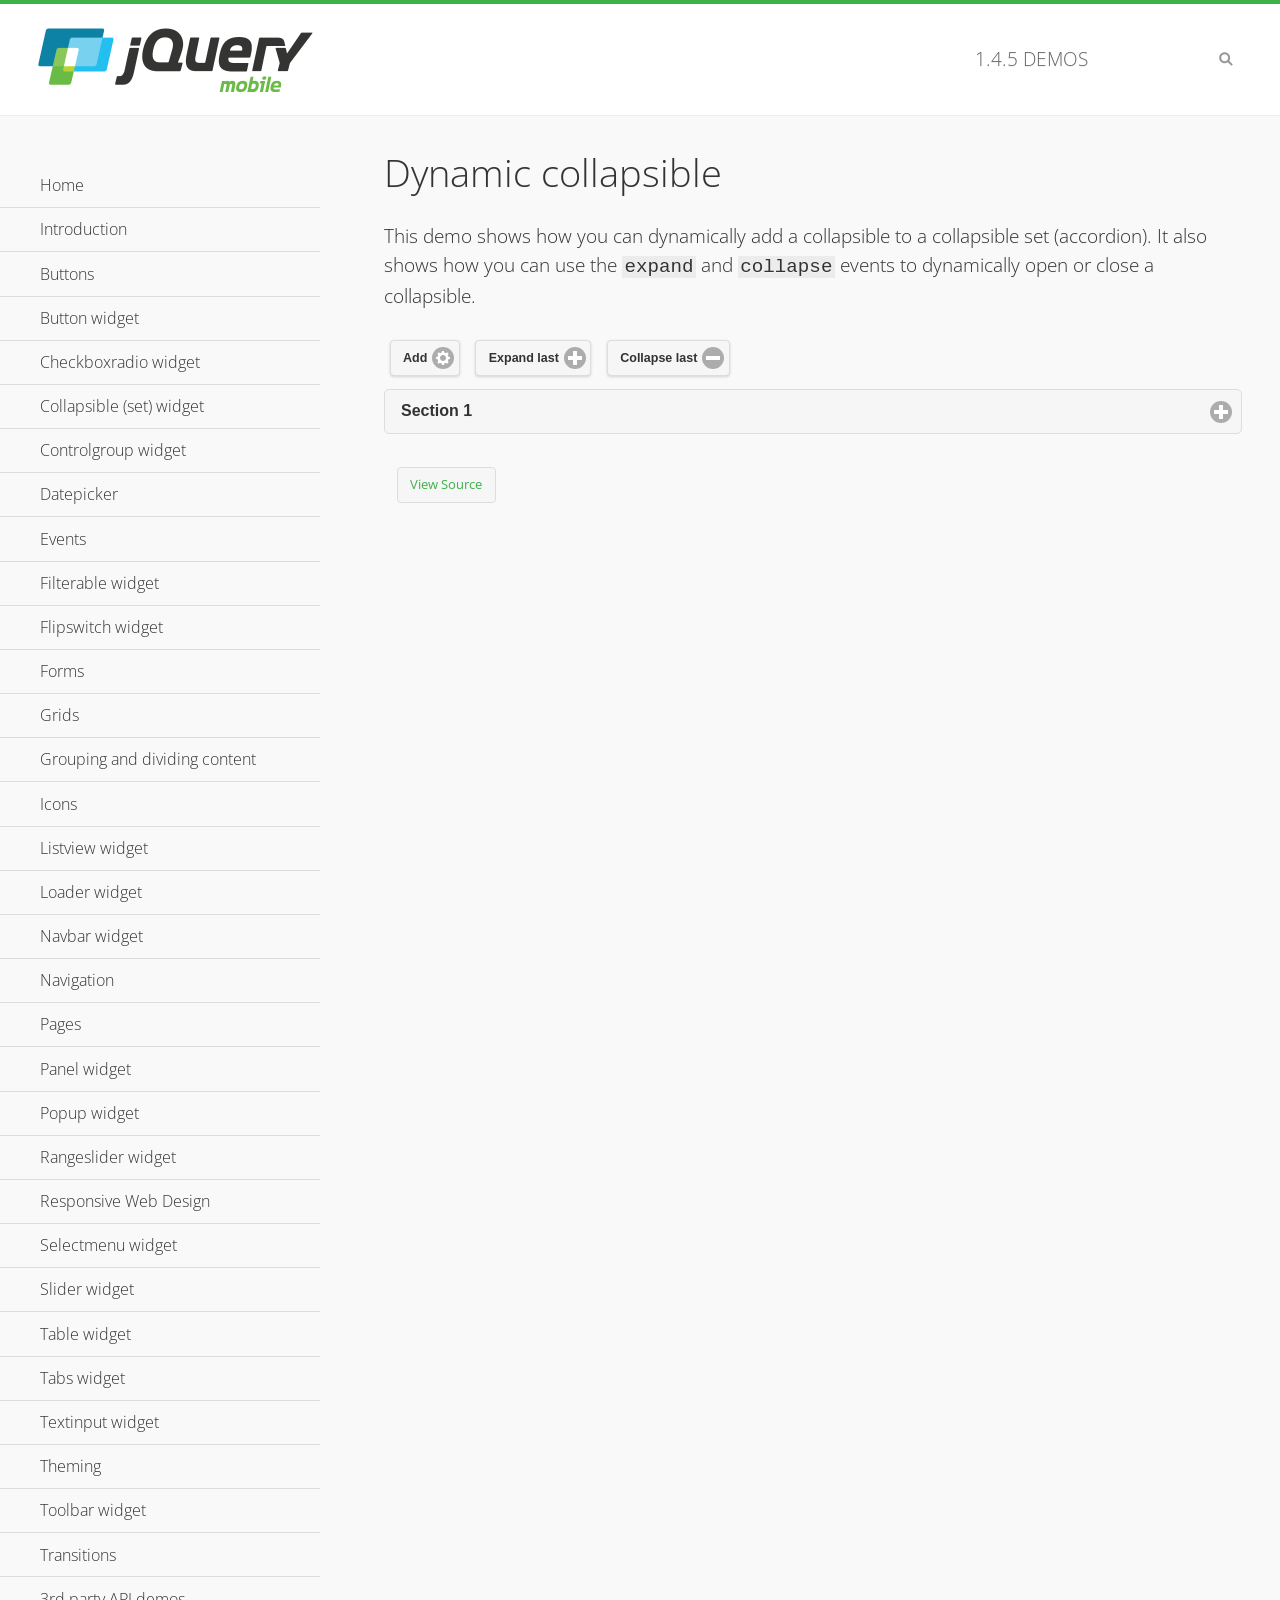
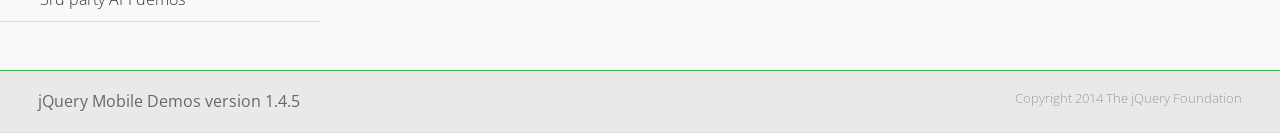
<file: www/js/jquerymobile/1.4.5/demos/collapsible-dynamic/index.html>
<!DOCTYPE html>
<html>
<head>
	<meta charset="utf-8">
	<meta name="viewport" content="width=device-width, initial-scale=1">
	<title>Dynamic collapsible - jQuery Mobile Demos</title>
	<link rel="shortcut icon" href="../favicon.ico">
    <link rel="stylesheet" href="http://fonts.googleapis.com/css?family=Open+Sans:300,400,700">
	<link rel="stylesheet" href="../css/themes/default/jquery.mobile-1.4.5.min.css">
	<link rel="stylesheet" href="../_assets/css/jqm-demos.css">
	<script src="../js/jquery.js"></script>
	<script src="../_assets/js/index.js"></script>
	<script src="../js/jquery.mobile-1.4.5.min.js"></script>
	<script>
		$( document ).on( "pagecreate", function() {
			var nextId = 1;

			$("#add").click(function() {
				nextId++;
				var content = "<div data-role='collapsible' id='set" + nextId + "'><h3>Section " + nextId + "</h3><p>I am the collapsible content in a set so this feels like an accordion. I am hidden by default because I have the 'collapsed' state; you need to expand the header to see me.</p></div>";

				$( "#set" ).append( content ).collapsibleset( "refresh" );
			});

			$( "#expand" ).click(function() {
				$("#set").children(":last").collapsible( "expand" );
			});

			$( "#collapse" ).click(function() {
				$( "#set" ).children( ":last" ).collapsible( "collapse" );
			});
		});
	</script>
</head>
<body>
<div data-role="page" class="jqm-demos">

	<div data-role="header" class="jqm-header">
		<h2><a href="../" title="jQuery Mobile Demos home"><img src="../_assets/img/jquery-logo.png" alt="jQuery Mobile"></a></h2>
		<p><span class="jqm-version"></span> Demos</p>
		<a href="#" class="jqm-navmenu-link ui-btn ui-btn-icon-notext ui-corner-all ui-icon-bars ui-nodisc-icon ui-alt-icon ui-btn-left">Menu</a>
		<a href="#" class="jqm-search-link ui-btn ui-btn-icon-notext ui-corner-all ui-icon-search ui-nodisc-icon ui-alt-icon ui-btn-right">Search</a>
	</div><!-- /header -->

	<div role="main" class="ui-content jqm-content">

        <h1>Dynamic collapsible</h1>

        <p>This demo shows how you can dynamically add a collapsible to a collapsible set (accordion). It also shows how you can use the <code>expand</code> and <code>collapse</code> events to dynamically open or close a collapsible.</p>

        <div data-demo-html="true" data-demo-js="true">
            <button type="button" data-icon="gear" data-iconpos="right" data-mini="true" data-inline="true" id="add">Add</button>
            <button type="button" data-icon="plus" data-iconpos="right" data-mini="true" data-inline="true" id="expand">Expand last</button>
            <button type="button" data-icon="minus" data-iconpos="right" data-mini="true" data-inline="true" id="collapse">Collapse last</button>

            <div data-role="collapsibleset" data-content-theme="a" data-iconpos="right" id="set">
                <div data-role="collapsible" id="set1" data-collapsed="true">
                    <h3>Section 1</h3>
                    <p>I'm the collapsible content.</p>
                </div>
            </div>

        </div><!--/demo-html -->

	</div><!-- /content -->
	    <div data-role="panel" class="jqm-navmenu-panel" data-position="left" data-display="overlay" data-theme="a">
	    	<ul class="jqm-list ui-alt-icon ui-nodisc-icon">
<li data-filtertext="demos homepage" data-icon="home"><a href=".././">Home</a></li>
<li data-filtertext="introduction overview getting started"><a href="../intro/" data-ajax="false">Introduction</a></li>
<li data-filtertext="buttons button markup buttonmarkup method anchor link button element"><a href="../button-markup/" data-ajax="false">Buttons</a></li>
<li data-filtertext="form button widget input button submit reset"><a href="../button/" data-ajax="false">Button widget</a></li>
<li data-role="collapsible" data-enhanced="true" data-collapsed-icon="carat-d" data-expanded-icon="carat-u" data-iconpos="right" data-inset="false" class="ui-collapsible ui-collapsible-themed-content ui-collapsible-collapsed">
	<h3 class="ui-collapsible-heading ui-collapsible-heading-collapsed">
		<a href="#" class="ui-collapsible-heading-toggle ui-btn ui-btn-icon-right ui-btn-inherit ui-icon-carat-d">
		    Checkboxradio widget<span class="ui-collapsible-heading-status"> click to expand contents</span>
		</a>
	</h3>
	<div class="ui-collapsible-content ui-body-inherit ui-collapsible-content-collapsed" aria-hidden="true">
		<ul>
			<li data-filtertext="form checkboxradio widget checkbox input checkboxes controlgroups"><a href="../checkboxradio-checkbox/" data-ajax="false">Checkboxes</a></li>
			<li data-filtertext="form checkboxradio widget radio input radio buttons controlgroups"><a href="../checkboxradio-radio/" data-ajax="false">Radio buttons</a></li>
		</ul>
	</div>
</li>
<li data-role="collapsible" data-enhanced="true" data-collapsed-icon="carat-d" data-expanded-icon="carat-u" data-iconpos="right" data-inset="false" class="ui-collapsible ui-collapsible-themed-content ui-collapsible-collapsed">
	<h3 class="ui-collapsible-heading ui-collapsible-heading-collapsed">
		<a href="#" class="ui-collapsible-heading-toggle ui-btn ui-btn-icon-right ui-btn-inherit ui-icon-carat-d">
			Collapsible (set) widget<span class="ui-collapsible-heading-status"> click to expand contents</span>
		</a>
	</h3>
	<div class="ui-collapsible-content ui-body-inherit ui-collapsible-content-collapsed" aria-hidden="true">
		<ul>
			<li data-filtertext="collapsibles content formatting"><a href="../collapsible/" data-ajax="false">Collapsible</a></li>
			<li data-filtertext="dynamic collapsible set accordion append expand"><a href="../collapsible-dynamic/" data-ajax="false">Dynamic collapsibles</a></li>
			<li data-filtertext="accordions collapsible set widget content formatting grouped collapsibles"><a href="../collapsibleset/" data-ajax="false">Collapsible set</a></li>
		</ul>
	</div>
</li>
<li data-role="collapsible" data-enhanced="true" data-collapsed-icon="carat-d" data-expanded-icon="carat-u" data-iconpos="right" data-inset="false" class="ui-collapsible ui-collapsible-themed-content ui-collapsible-collapsed">
	<h3 class="ui-collapsible-heading ui-collapsible-heading-collapsed">
		<a href="#" class="ui-collapsible-heading-toggle ui-btn ui-btn-icon-right ui-btn-inherit ui-icon-carat-d">
			Controlgroup widget<span class="ui-collapsible-heading-status"> click to expand contents</span>
		</a>
	</h3>
	<div class="ui-collapsible-content ui-body-inherit ui-collapsible-content-collapsed" aria-hidden="true">
		<ul>
			<li data-filtertext="controlgroups selectmenu checkboxradio input grouped buttons horizontal vertical"><a href="../controlgroup/" data-ajax="false">Controlgroup</a></li>
			<li data-filtertext="dynamic controlgroup dynamically add buttons"><a href="../controlgroup-dynamic/" data-ajax="false">Dynamic controlgroups</a></li>
		</ul>
	</div>
</li>
<li data-filtertext="form datepicker widget date input"><a href="../datepicker/" data-ajax="false">Datepicker</a></li>
<li data-role="collapsible" data-enhanced="true" data-collapsed-icon="carat-d" data-expanded-icon="carat-u" data-iconpos="right" data-inset="false" class="ui-collapsible ui-collapsible-themed-content ui-collapsible-collapsed">
	<h3 class="ui-collapsible-heading ui-collapsible-heading-collapsed">
		<a href="#" class="ui-collapsible-heading-toggle ui-btn ui-btn-icon-right ui-btn-inherit ui-icon-carat-d">
			Events<span class="ui-collapsible-heading-status"> click to expand contents</span>
		</a>
	</h3>
	<div class="ui-collapsible-content ui-body-inherit ui-collapsible-content-collapsed" aria-hidden="true">
		<ul>
			<li data-filtertext="swipe to delete list items listviews swipe events"><a href="../swipe-list/" data-ajax="false">Swipe list items</a></li>
			<li data-filtertext="swipe to navigate swipe page navigation swipe events"><a href="../swipe-page/" data-ajax="false">Swipe page navigation</a></li>
		</ul>
	</div>
</li>
<li data-filtertext="filterable filter elements sorting searching listview table"><a href="../filterable/" data-ajax="false">Filterable widget</a></li>
<li data-filtertext="form flipswitch widget flip toggle switch binary select checkbox input"><a href="../flipswitch/" data-ajax="false">Flipswitch widget</a></li>
<li data-role="collapsible" data-enhanced="true" data-collapsed-icon="carat-d" data-expanded-icon="carat-u" data-iconpos="right" data-inset="false" class="ui-collapsible ui-collapsible-themed-content ui-collapsible-collapsed">
	<h3 class="ui-collapsible-heading ui-collapsible-heading-collapsed">
		<a href="#" class="ui-collapsible-heading-toggle ui-btn ui-btn-icon-right ui-btn-inherit ui-icon-carat-d">
			Forms<span class="ui-collapsible-heading-status"> click to expand contents</span>
		</a>
	</h3>
	<div class="ui-collapsible-content ui-body-inherit ui-collapsible-content-collapsed" aria-hidden="true">
		<ul>
			<li data-filtertext="forms text checkbox radio range button submit reset inputs selects textarea slider flipswitch label form elements"><a href="../forms/" data-ajax="false">Forms</a></li>
			<li data-filtertext="form hide labels hidden accessible ui-hidden-accessible forms"><a href="../forms-label-hidden-accessible/" data-ajax="false">Hide labels</a></li>
			<li data-filtertext="form field containers fieldcontain ui-field-contain forms"><a href="../forms-field-contain/" data-ajax="false">Field containers</a></li>
			<li data-filtertext="forms disabled form elements"><a href="../forms-disabled/" data-ajax="false">Forms disabled</a></li>
			<li data-filtertext="forms gallery examples overview forms text checkbox radio range button submit reset inputs selects textarea slider flipswitch label form elements"><a href="../forms-gallery/" data-ajax="false">Forms gallery</a></li>
		</ul>
	</div>
</li>
<li data-role="collapsible" data-enhanced="true" data-collapsed-icon="carat-d" data-expanded-icon="carat-u" data-iconpos="right" data-inset="false" class="ui-collapsible ui-collapsible-themed-content ui-collapsible-collapsed">
	<h3 class="ui-collapsible-heading ui-collapsible-heading-collapsed">
		<a href="#" class="ui-collapsible-heading-toggle ui-btn ui-btn-icon-right ui-btn-inherit ui-icon-carat-d">
			Grids<span class="ui-collapsible-heading-status"> click to expand contents</span>
		</a>
	</h3>
	<div class="ui-collapsible-content ui-body-inherit ui-collapsible-content-collapsed" aria-hidden="true">
		<ul>
			<li data-filtertext="grids columns blocks content formatting rwd responsive css framework"><a href="../grids/" data-ajax="false">Grids</a></li>
			<li data-filtertext="buttons in grids css framework"><a href="../grids-buttons/" data-ajax="false">Buttons in grids</a></li>
			<li data-filtertext="custom responsive grids rwd css framework"><a href="../grids-custom-responsive/" data-ajax="false">Custom responsive grids</a></li>
		</ul>
	</div>
</li>
<li data-filtertext="blocks content formatting sections heading"><a href="../body-bar-classes/" data-ajax="false">Grouping and dividing content</a></li>
<li data-role="collapsible" data-enhanced="true" data-collapsed-icon="carat-d" data-expanded-icon="carat-u" data-iconpos="right" data-inset="false" class="ui-collapsible ui-collapsible-themed-content ui-collapsible-collapsed">
	<h3 class="ui-collapsible-heading ui-collapsible-heading-collapsed">
		<a href="#" class="ui-collapsible-heading-toggle ui-btn ui-btn-icon-right ui-btn-inherit ui-icon-carat-d">
			Icons<span class="ui-collapsible-heading-status"> click to expand contents</span>
		</a>
	</h3>
	<div class="ui-collapsible-content ui-body-inherit ui-collapsible-content-collapsed" aria-hidden="true">
		<ul>
			<li data-filtertext="button icons svg disc alt custom icon position"><a href="../icons/" data-ajax="false">Icons</a></li>
			<li data-filtertext=""><a href="../icons-grunticon/" data-ajax="false">Grunticon loader</a></li>
		</ul>
	</div>
</li>
<li data-role="collapsible" data-enhanced="true" data-collapsed-icon="carat-d" data-expanded-icon="carat-u" data-iconpos="right" data-inset="false" class="ui-collapsible ui-collapsible-themed-content ui-collapsible-collapsed">
	<h3 class="ui-collapsible-heading ui-collapsible-heading-collapsed">
		<a href="#" class="ui-collapsible-heading-toggle ui-btn ui-btn-icon-right ui-btn-inherit ui-icon-carat-d">
			Listview widget<span class="ui-collapsible-heading-status"> click to expand contents</span>
		</a>
	</h3>
	<div class="ui-collapsible-content ui-body-inherit ui-collapsible-content-collapsed" aria-hidden="true">
		<ul>
			<li data-filtertext="listview widget thumbnails icons nested split button collapsible ul ol"><a href="../listview/" data-ajax="false">Listview</a></li>
			<li data-filtertext="autocomplete filterable reveal listview filtertextbeforefilter placeholder"><a href="../listview-autocomplete/" data-ajax="false">Listview autocomplete</a></li>
			<li data-filtertext="autocomplete filterable reveal listview remote data filtertextbeforefilter placeholder"><a href="../listview-autocomplete-remote/" data-ajax="false">Listview autocomplete remote data</a></li>
			<li data-filtertext="autodividers anchor jump scroll linkbars listview lists ul ol"><a href="../listview-autodividers-linkbar/" data-ajax="false">Listview autodividers linkbar</a></li>
			<li data-filtertext="listview autodividers selector autodividersselector lists ul ol"><a href="../listview-autodividers-selector/" data-ajax="false">Listview autodividers selector</a></li>
			<li data-filtertext="listview nested list items"><a href="../listview-nested-lists/" data-ajax="false">Nested Listviews</a></li>
			<li data-filtertext="listview collapsible list items flat"><a href="../listview-collapsible-item-flat/" data-ajax="false">Listview collapsible list items (flat)</a></li>
			<li data-filtertext="listview collapsible list indented"><a href="../listview-collapsible-item-indented/" data-ajax="false">Listview collapsible list items (indented)</a></li>
			<li data-filtertext="grid listview responsive grids responsive listviews lists ul"><a href="../listview-grid/" data-ajax="false">Listview responsive grid</a></li>
		</ul>
	</div>
</li>
<li data-filtertext="loader widget page loading navigation overlay spinner"><a href="../loader/" data-ajax="false">Loader widget</a></li>
<li data-filtertext="navbar widget navmenu toolbars header footer"><a href="../navbar/" data-ajax="false">Navbar widget</a></li>
<li data-role="collapsible" data-enhanced="true" data-collapsed-icon="carat-d" data-expanded-icon="carat-u" data-iconpos="right" data-inset="false" class="ui-collapsible ui-collapsible-themed-content ui-collapsible-collapsed">
	<h3 class="ui-collapsible-heading ui-collapsible-heading-collapsed">
		<a href="#" class="ui-collapsible-heading-toggle ui-btn ui-btn-icon-right ui-btn-inherit ui-icon-carat-d">
			Navigation<span class="ui-collapsible-heading-status"> click to expand contents</span>
		</a>
	</h3>
	<div class="ui-collapsible-content ui-body-inherit ui-collapsible-content-collapsed" aria-hidden="true">
		<ul>
			<li data-filtertext="ajax navigation navigate widget history event method"><a href="../navigation/" data-ajax="false">Navigation</a></li>
			<li data-filtertext="linking pages page links navigation ajax prefetch cache"><a href="../navigation-linking-pages/" data-ajax="false">Linking pages</a></li>
			<!-- <li data-filtertext="php redirect server redirection server-side navigation"><a href="../navigation-php-redirect/" data-ajax="false">PHP redirect demo</a></li>-->
			<li data-filtertext="navigation redirection hash query"><a href="../navigation-hash-processing/" data-ajax="false">Hash processing demo</a></li>
			<li data-filtertext="navigation redirection hash query"><a href="../page-events/" data-ajax="false">Page Navigation Events</a></li>
		</ul>
	</div>
</li>
<li data-role="collapsible" data-enhanced="true" data-collapsed-icon="carat-d" data-expanded-icon="carat-u" data-iconpos="right" data-inset="false" class="ui-collapsible ui-collapsible-themed-content ui-collapsible-collapsed">
	<h3 class="ui-collapsible-heading ui-collapsible-heading-collapsed">
		<a href="#" class="ui-collapsible-heading-toggle ui-btn ui-btn-icon-right ui-btn-inherit ui-icon-carat-d">
			Pages<span class="ui-collapsible-heading-status"> click to expand contents</span>
		</a>
	</h3>
	<div class="ui-collapsible-content ui-body-inherit ui-collapsible-content-collapsed" aria-hidden="true">
		<ul>
			<li data-filtertext="pages page widget ajax navigation"><a href="../pages/" data-ajax="false">Pages</a></li>
			<li data-filtertext="single page"><a href="../pages-single-page/" data-ajax="false">Single page</a></li>
			<li data-filtertext="multipage multi-page page"><a href="../pages-multi-page/" data-ajax="false">Multi-page template</a></li>
			<li data-filtertext="dialog page widget modal popup"><a href="../pages-dialog/" data-ajax="false">Dialog page</a></li>
		</ul>
	</div>
</li>
<li data-role="collapsible" data-enhanced="true" data-collapsed-icon="carat-d" data-expanded-icon="carat-u" data-iconpos="right" data-inset="false" class="ui-collapsible ui-collapsible-themed-content ui-collapsible-collapsed">
	<h3 class="ui-collapsible-heading ui-collapsible-heading-collapsed">
		<a href="#" class="ui-collapsible-heading-toggle ui-btn ui-btn-icon-right ui-btn-inherit ui-icon-carat-d">
			Panel widget<span class="ui-collapsible-heading-status"> click to expand contents</span>
		</a>
	</h3>
	<div class="ui-collapsible-content ui-body-inherit ui-collapsible-content-collapsed" aria-hidden="true">
		<ul>
			<li data-filtertext="panel widget sliding panels reveal push overlay responsive"><a href="../panel/" data-ajax="false">Panel</a></li>
			<li data-filtertext=""><a href="../panel-external/" data-ajax="false">External panels</a></li>
			<li data-filtertext="panel "><a href="../panel-fixed/" data-ajax="false">Fixed panels</a></li>
			<li data-filtertext="panel slide panels sliding panels shadow rwd responsive breakpoint"><a href="../panel-responsive/" data-ajax="false">Panels responsive</a></li>
			<li data-filtertext="panel custom style custom panel width reveal shadow listview panel styling page background wrapper"><a href="../panel-styling/" data-ajax="false">Custom panel style</a></li>
			<li data-filtertext="panel open on swipe"><a href="../panel-swipe-open/" data-ajax="false">Panel open on swipe</a></li>
			<li data-filtertext="panels outside page internal external toolbars"><a href="../panel-external-internal/" data-ajax="false">Panel external and internal</a></li>
		</ul>
	</div>
</li>
<li data-role="collapsible" data-enhanced="true" data-collapsed-icon="carat-d" data-expanded-icon="carat-u" data-iconpos="right" data-inset="false" class="ui-collapsible ui-collapsible-themed-content ui-collapsible-collapsed">
	<h3 class="ui-collapsible-heading ui-collapsible-heading-collapsed">
		<a href="#" class="ui-collapsible-heading-toggle ui-btn ui-btn-icon-right ui-btn-inherit ui-icon-carat-d">
			Popup widget<span class="ui-collapsible-heading-status"> click to expand contents</span>
		</a>
	</h3>
	<div class="ui-collapsible-content ui-body-inherit ui-collapsible-content-collapsed" aria-hidden="true">
		<ul>
			<li data-filtertext="popup widget popups dialog modal transition tooltip lightbox form overlay screen flip pop fade transition"><a href="../popup/" data-ajax="false">Popup</a></li>
			<li data-filtertext="popup alignment position"><a href="../popup-alignment/" data-ajax="false">Popup alignment</a></li>
			<li data-filtertext="popup arrow size popups popover"><a href="../popup-arrow-size/" data-ajax="false">Popup arrow size</a></li>
			<li data-filtertext="dynamic popups popup images lightbox"><a href="../popup-dynamic/" data-ajax="false">Dynamic popups</a></li>
			<li data-filtertext="popups with iframes scaling"><a href="../popup-iframe/" data-ajax="false">Popups with iframes</a></li>
			<li data-filtertext="popup image scaling"><a href="../popup-image-scaling/" data-ajax="false">Popup image scaling</a></li>
			<li data-filtertext="external popup outside multi-page"><a href="../popup-outside-multipage/" data-ajax="false">Popup outside multi-page</a></li>
		</ul>
	</div>
</li>
<li data-filtertext="form rangeslider widget dual sliders dual handle sliders range input"><a href="../rangeslider/" data-ajax="false">Rangeslider widget</a></li>
<li data-filtertext="responsive web design rwd adaptive progressive enhancement PE accessible mobile breakpoints media query media queries"><a href="../rwd/" data-ajax="false">Responsive Web Design</a></li>
<li data-role="collapsible" data-enhanced="true" data-collapsed-icon="carat-d" data-expanded-icon="carat-u" data-iconpos="right" data-inset="false" class="ui-collapsible ui-collapsible-themed-content ui-collapsible-collapsed">
	<h3 class="ui-collapsible-heading ui-collapsible-heading-collapsed">
		<a href="#" class="ui-collapsible-heading-toggle ui-btn ui-btn-icon-right ui-btn-inherit ui-icon-carat-d">
			Selectmenu widget<span class="ui-collapsible-heading-status"> click to expand contents</span>
		</a>
	</h3>
	<div class="ui-collapsible-content ui-body-inherit ui-collapsible-content-collapsed" aria-hidden="true">
		<ul>
			<li data-filtertext="form selectmenu widget select input custom select menu selects"><a href="../selectmenu/" data-ajax="false">Selectmenu</a></li>
			<li data-filtertext="form custom select menu selectmenu widget custom menu option optgroup multiple selects"><a href="../selectmenu-custom/" data-ajax="false">Custom select menu</a></li>
			<li data-filtertext="filterable select filter popup dialog"><a href="../selectmenu-custom-filter/" data-ajax="false">Custom select menu with filter</a></li>
		</ul>
	</div>
</li>
<li data-role="collapsible" data-enhanced="true" data-collapsed-icon="carat-d" data-expanded-icon="carat-u" data-iconpos="right" data-inset="false" class="ui-collapsible ui-collapsible-themed-content ui-collapsible-collapsed">
	<h3 class="ui-collapsible-heading ui-collapsible-heading-collapsed">
		<a href="#" class="ui-collapsible-heading-toggle ui-btn ui-btn-icon-right ui-btn-inherit ui-icon-carat-d">
			Slider widget<span class="ui-collapsible-heading-status"> click to expand contents</span>
		</a>
	</h3>
	<div class="ui-collapsible-content ui-body-inherit ui-collapsible-content-collapsed" aria-hidden="true">
		<ul>
			<li data-filtertext="form slider widget range input single sliders"><a href="../slider/" data-ajax="false">Slider</a></li>
			<li data-filtertext="form slider widget flipswitch slider binary select flip toggle switch"><a href="../slider-flipswitch/" data-ajax="false">Slider flip toggle switch</a></li>
			<li data-filtertext="form slider tooltip handle value input range sliders"><a href="../slider-tooltip/" data-ajax="false">Slider tooltip</a></li>
		</ul>
	</div>
</li>
<li data-role="collapsible" data-enhanced="true" data-collapsed-icon="carat-d" data-expanded-icon="carat-u" data-iconpos="right" data-inset="false" class="ui-collapsible ui-collapsible-themed-content ui-collapsible-collapsed">
	<h3 class="ui-collapsible-heading ui-collapsible-heading-collapsed">
		<a href="#" class="ui-collapsible-heading-toggle ui-btn ui-btn-icon-right ui-btn-inherit ui-icon-carat-d">
			Table widget<span class="ui-collapsible-heading-status"> click to expand contents</span>
		</a>
	</h3>
	<div class="ui-collapsible-content ui-body-inherit ui-collapsible-content-collapsed" aria-hidden="true">
		<ul>
			<li data-filtertext="table widget reflow column toggle th td responsive tables rwd hide show tabular"><a href="../table-column-toggle/" data-ajax="false">Table Column Toggle</a></li>
			<li data-filtertext="table column toggle phone comparison demo"><a href="../table-column-toggle-example/" data-ajax="false">Table Column Toggle demo</a></li>
			<li data-filtertext="responsive tables table column toggle heading groups rwd breakpoint"><a href="../table-column-toggle-heading-groups/" data-ajax="false">Table Column Toggle heading groups</a></li>
			<li data-filtertext="responsive tables table column toggle hide rwd breakpoint customization options"><a href="../table-column-toggle-options/" data-ajax="false">Table Column Toggle options</a></li>
			<li data-filtertext="table reflow th td responsive rwd columns tabular"><a href="../table-reflow/" data-ajax="false">Table Reflow</a></li>
			<li data-filtertext="responsive tables table reflow heading groups rwd breakpoint"><a href="../table-reflow-heading-groups/" data-ajax="false">Table Reflow heading groups</a></li>
			<li data-filtertext="responsive tables table reflow stripes strokes table style"><a href="../table-reflow-stripes-strokes/" data-ajax="false">Table Reflow stripes and strokes</a></li>
			<li data-filtertext="responsive tables table reflow stack custom styles"><a href="../table-reflow-styling/" data-ajax="false">Table Reflow custom styles</a></li>
		</ul>
	</div>
</li>
<li data-filtertext="ui tabs widget"><a href="../tabs/" data-ajax="false">Tabs widget</a></li>
<li data-filtertext="form textinput widget text input textarea number date time tel email file color password"><a href="../textinput/" data-ajax="false">Textinput widget</a></li>
<li data-role="collapsible" data-enhanced="true" data-collapsed-icon="carat-d" data-expanded-icon="carat-u" data-iconpos="right" data-inset="false" class="ui-collapsible ui-collapsible-themed-content ui-collapsible-collapsed">
	<h3 class="ui-collapsible-heading ui-collapsible-heading-collapsed">
		<a href="#" class="ui-collapsible-heading-toggle ui-btn ui-btn-icon-right ui-btn-inherit ui-icon-carat-d">
			Theming<span class="ui-collapsible-heading-status"> click to expand contents</span>
		</a>
	</h3>
	<div class="ui-collapsible-content ui-body-inherit ui-collapsible-content-collapsed" aria-hidden="true">
		<ul>
			<li data-filtertext="default theme swatches theming style css"><a href="../theme-default/" data-ajax="false">Default theme</a></li>
			<li data-filtertext="classic theme old theme swatches theming style css"><a href="../theme-classic/" data-ajax="false">Classic theme</a></li>
		</ul>
	</div>
</li>
<li data-role="collapsible" data-enhanced="true" data-collapsed-icon="carat-d" data-expanded-icon="carat-u" data-iconpos="right" data-inset="false" class="ui-collapsible ui-collapsible-themed-content ui-collapsible-collapsed">
	<h3 class="ui-collapsible-heading ui-collapsible-heading-collapsed">
		<a href="#" class="ui-collapsible-heading-toggle ui-btn ui-btn-icon-right ui-btn-inherit ui-icon-carat-d">
			Toolbar widget<span class="ui-collapsible-heading-status"> click to expand contents</span>
		</a>
	</h3>
	<div class="ui-collapsible-content ui-body-inherit ui-collapsible-content-collapsed" aria-hidden="true">
		<ul>
			<li data-filtertext="toolbar widget header footer toolbars fixed fullscreen external sections"><a href="../toolbar/" data-ajax="false">Toolbar</a></li>
			<li data-filtertext="dynamic toolbars dynamically add toolbar header footer"><a href="../toolbar-dynamic/" data-ajax="false">Dynamic toolbars</a></li>
			<li data-filtertext="external toolbars header footer"><a href="../toolbar-external/" data-ajax="false">External toolbars</a></li>
			<li data-filtertext="fixed toolbars header footer"><a href="../toolbar-fixed/" data-ajax="false">Fixed toolbars</a></li>
			<li data-filtertext="fixed fullscreen toolbars header footer"><a href="../toolbar-fixed-fullscreen/" data-ajax="false">Fullscreen toolbars</a></li>
			<li data-filtertext="external fixed toolbars header footer"><a href="../toolbar-fixed-external/" data-ajax="false">Fixed external toolbars</a></li>
			<li data-filtertext="external persistent toolbars header footer navbar navmenu"><a href="../toolbar-fixed-persistent/" data-ajax="false">Persistent toolbars</a></li>
			<li data-filtertext="external ajax optimized toolbars persistent toolbars header footer navbar"><a href="../toolbar-fixed-persistent-optimized/" data-ajax="false">Ajax optimized toolbars</a></li>
			<li data-filtertext="form in toolbars header footer"><a href="../toolbar-fixed-forms/" data-ajax="false">Form in toolbar</a></li>
		</ul>
	</div>
</li>
<li data-filtertext="page transitions animated pages popup navigation flip slide fade pop"><a href="../transitions/" data-ajax="false">Transitions</a></li>
<li data-role="collapsible" data-enhanced="true" data-collapsed-icon="carat-d" data-expanded-icon="carat-u" data-iconpos="right" data-inset="false" class="ui-collapsible ui-collapsible-themed-content ui-collapsible-collapsed">
	<h3 class="ui-collapsible-heading ui-collapsible-heading-collapsed">
		<a href="#" class="ui-collapsible-heading-toggle ui-btn ui-btn-icon-right ui-btn-inherit ui-icon-carat-d">
			3rd party API demos<span class="ui-collapsible-heading-status"> click to expand contents</span>
		</a>
	</h3>
	<div class="ui-collapsible-content ui-body-inherit ui-collapsible-content-collapsed" aria-hidden="true">
		<ul>
			<li data-filtertext="backbone requirejs navigation router"><a href="../backbone-requirejs/" data-ajax="false">Backbone RequireJS</a></li>
			<li data-filtertext="google maps geolocation demo"><a href="../map-geolocation/" data-ajax="false">Google Maps geolocation</a></li>
			<li data-filtertext="google maps hybrid"><a href="../map-list-toggle/" data-ajax="false">Google Maps list toggle</a></li>
		</ul>
	</div>
</li>



		     </ul>
		</div><!-- /panel -->


	<div data-role="footer" data-position="fixed" data-tap-toggle="false" class="jqm-footer">
		<p>jQuery Mobile Demos version <span class="jqm-version"></span></p>
		<p>Copyright 2014 The jQuery Foundation</p>
	</div><!-- /footer -->
	<!-- TODO: This should become an external panel so we can add input to markup (unique ID) -->
    <div data-role="panel" class="jqm-search-panel" data-position="right" data-display="overlay" data-theme="a">
		<div class="jqm-search">
			<ul class="jqm-list" data-filter-placeholder="Search demos..." data-filter-reveal="true">
<li data-filtertext="demos homepage" data-icon="home"><a href=".././">Home</a></li>
<li data-filtertext="introduction overview getting started"><a href="../intro/" data-ajax="false">Introduction</a></li>
<li data-filtertext="buttons button markup buttonmarkup method anchor link button element"><a href="../button-markup/" data-ajax="false">Buttons</a></li>
<li data-filtertext="form button widget input button submit reset"><a href="../button/" data-ajax="false">Button widget</a></li>
<li data-role="collapsible" data-enhanced="true" data-collapsed-icon="carat-d" data-expanded-icon="carat-u" data-iconpos="right" data-inset="false" class="ui-collapsible ui-collapsible-themed-content ui-collapsible-collapsed">
	<h3 class="ui-collapsible-heading ui-collapsible-heading-collapsed">
		<a href="#" class="ui-collapsible-heading-toggle ui-btn ui-btn-icon-right ui-btn-inherit ui-icon-carat-d">
		    Checkboxradio widget<span class="ui-collapsible-heading-status"> click to expand contents</span>
		</a>
	</h3>
	<div class="ui-collapsible-content ui-body-inherit ui-collapsible-content-collapsed" aria-hidden="true">
		<ul>
			<li data-filtertext="form checkboxradio widget checkbox input checkboxes controlgroups"><a href="../checkboxradio-checkbox/" data-ajax="false">Checkboxes</a></li>
			<li data-filtertext="form checkboxradio widget radio input radio buttons controlgroups"><a href="../checkboxradio-radio/" data-ajax="false">Radio buttons</a></li>
		</ul>
	</div>
</li>
<li data-role="collapsible" data-enhanced="true" data-collapsed-icon="carat-d" data-expanded-icon="carat-u" data-iconpos="right" data-inset="false" class="ui-collapsible ui-collapsible-themed-content ui-collapsible-collapsed">
	<h3 class="ui-collapsible-heading ui-collapsible-heading-collapsed">
		<a href="#" class="ui-collapsible-heading-toggle ui-btn ui-btn-icon-right ui-btn-inherit ui-icon-carat-d">
			Collapsible (set) widget<span class="ui-collapsible-heading-status"> click to expand contents</span>
		</a>
	</h3>
	<div class="ui-collapsible-content ui-body-inherit ui-collapsible-content-collapsed" aria-hidden="true">
		<ul>
			<li data-filtertext="collapsibles content formatting"><a href="../collapsible/" data-ajax="false">Collapsible</a></li>
			<li data-filtertext="dynamic collapsible set accordion append expand"><a href="../collapsible-dynamic/" data-ajax="false">Dynamic collapsibles</a></li>
			<li data-filtertext="accordions collapsible set widget content formatting grouped collapsibles"><a href="../collapsibleset/" data-ajax="false">Collapsible set</a></li>
		</ul>
	</div>
</li>
<li data-role="collapsible" data-enhanced="true" data-collapsed-icon="carat-d" data-expanded-icon="carat-u" data-iconpos="right" data-inset="false" class="ui-collapsible ui-collapsible-themed-content ui-collapsible-collapsed">
	<h3 class="ui-collapsible-heading ui-collapsible-heading-collapsed">
		<a href="#" class="ui-collapsible-heading-toggle ui-btn ui-btn-icon-right ui-btn-inherit ui-icon-carat-d">
			Controlgroup widget<span class="ui-collapsible-heading-status"> click to expand contents</span>
		</a>
	</h3>
	<div class="ui-collapsible-content ui-body-inherit ui-collapsible-content-collapsed" aria-hidden="true">
		<ul>
			<li data-filtertext="controlgroups selectmenu checkboxradio input grouped buttons horizontal vertical"><a href="../controlgroup/" data-ajax="false">Controlgroup</a></li>
			<li data-filtertext="dynamic controlgroup dynamically add buttons"><a href="../controlgroup-dynamic/" data-ajax="false">Dynamic controlgroups</a></li>
		</ul>
	</div>
</li>
<li data-filtertext="form datepicker widget date input"><a href="../datepicker/" data-ajax="false">Datepicker</a></li>
<li data-role="collapsible" data-enhanced="true" data-collapsed-icon="carat-d" data-expanded-icon="carat-u" data-iconpos="right" data-inset="false" class="ui-collapsible ui-collapsible-themed-content ui-collapsible-collapsed">
	<h3 class="ui-collapsible-heading ui-collapsible-heading-collapsed">
		<a href="#" class="ui-collapsible-heading-toggle ui-btn ui-btn-icon-right ui-btn-inherit ui-icon-carat-d">
			Events<span class="ui-collapsible-heading-status"> click to expand contents</span>
		</a>
	</h3>
	<div class="ui-collapsible-content ui-body-inherit ui-collapsible-content-collapsed" aria-hidden="true">
		<ul>
			<li data-filtertext="swipe to delete list items listviews swipe events"><a href="../swipe-list/" data-ajax="false">Swipe list items</a></li>
			<li data-filtertext="swipe to navigate swipe page navigation swipe events"><a href="../swipe-page/" data-ajax="false">Swipe page navigation</a></li>
		</ul>
	</div>
</li>
<li data-filtertext="filterable filter elements sorting searching listview table"><a href="../filterable/" data-ajax="false">Filterable widget</a></li>
<li data-filtertext="form flipswitch widget flip toggle switch binary select checkbox input"><a href="../flipswitch/" data-ajax="false">Flipswitch widget</a></li>
<li data-role="collapsible" data-enhanced="true" data-collapsed-icon="carat-d" data-expanded-icon="carat-u" data-iconpos="right" data-inset="false" class="ui-collapsible ui-collapsible-themed-content ui-collapsible-collapsed">
	<h3 class="ui-collapsible-heading ui-collapsible-heading-collapsed">
		<a href="#" class="ui-collapsible-heading-toggle ui-btn ui-btn-icon-right ui-btn-inherit ui-icon-carat-d">
			Forms<span class="ui-collapsible-heading-status"> click to expand contents</span>
		</a>
	</h3>
	<div class="ui-collapsible-content ui-body-inherit ui-collapsible-content-collapsed" aria-hidden="true">
		<ul>
			<li data-filtertext="forms text checkbox radio range button submit reset inputs selects textarea slider flipswitch label form elements"><a href="../forms/" data-ajax="false">Forms</a></li>
			<li data-filtertext="form hide labels hidden accessible ui-hidden-accessible forms"><a href="../forms-label-hidden-accessible/" data-ajax="false">Hide labels</a></li>
			<li data-filtertext="form field containers fieldcontain ui-field-contain forms"><a href="../forms-field-contain/" data-ajax="false">Field containers</a></li>
			<li data-filtertext="forms disabled form elements"><a href="../forms-disabled/" data-ajax="false">Forms disabled</a></li>
			<li data-filtertext="forms gallery examples overview forms text checkbox radio range button submit reset inputs selects textarea slider flipswitch label form elements"><a href="../forms-gallery/" data-ajax="false">Forms gallery</a></li>
		</ul>
	</div>
</li>
<li data-role="collapsible" data-enhanced="true" data-collapsed-icon="carat-d" data-expanded-icon="carat-u" data-iconpos="right" data-inset="false" class="ui-collapsible ui-collapsible-themed-content ui-collapsible-collapsed">
	<h3 class="ui-collapsible-heading ui-collapsible-heading-collapsed">
		<a href="#" class="ui-collapsible-heading-toggle ui-btn ui-btn-icon-right ui-btn-inherit ui-icon-carat-d">
			Grids<span class="ui-collapsible-heading-status"> click to expand contents</span>
		</a>
	</h3>
	<div class="ui-collapsible-content ui-body-inherit ui-collapsible-content-collapsed" aria-hidden="true">
		<ul>
			<li data-filtertext="grids columns blocks content formatting rwd responsive css framework"><a href="../grids/" data-ajax="false">Grids</a></li>
			<li data-filtertext="buttons in grids css framework"><a href="../grids-buttons/" data-ajax="false">Buttons in grids</a></li>
			<li data-filtertext="custom responsive grids rwd css framework"><a href="../grids-custom-responsive/" data-ajax="false">Custom responsive grids</a></li>
		</ul>
	</div>
</li>
<li data-filtertext="blocks content formatting sections heading"><a href="../body-bar-classes/" data-ajax="false">Grouping and dividing content</a></li>
<li data-role="collapsible" data-enhanced="true" data-collapsed-icon="carat-d" data-expanded-icon="carat-u" data-iconpos="right" data-inset="false" class="ui-collapsible ui-collapsible-themed-content ui-collapsible-collapsed">
	<h3 class="ui-collapsible-heading ui-collapsible-heading-collapsed">
		<a href="#" class="ui-collapsible-heading-toggle ui-btn ui-btn-icon-right ui-btn-inherit ui-icon-carat-d">
			Icons<span class="ui-collapsible-heading-status"> click to expand contents</span>
		</a>
	</h3>
	<div class="ui-collapsible-content ui-body-inherit ui-collapsible-content-collapsed" aria-hidden="true">
		<ul>
			<li data-filtertext="button icons svg disc alt custom icon position"><a href="../icons/" data-ajax="false">Icons</a></li>
			<li data-filtertext=""><a href="../icons-grunticon/" data-ajax="false">Grunticon loader</a></li>
		</ul>
	</div>
</li>
<li data-role="collapsible" data-enhanced="true" data-collapsed-icon="carat-d" data-expanded-icon="carat-u" data-iconpos="right" data-inset="false" class="ui-collapsible ui-collapsible-themed-content ui-collapsible-collapsed">
	<h3 class="ui-collapsible-heading ui-collapsible-heading-collapsed">
		<a href="#" class="ui-collapsible-heading-toggle ui-btn ui-btn-icon-right ui-btn-inherit ui-icon-carat-d">
			Listview widget<span class="ui-collapsible-heading-status"> click to expand contents</span>
		</a>
	</h3>
	<div class="ui-collapsible-content ui-body-inherit ui-collapsible-content-collapsed" aria-hidden="true">
		<ul>
			<li data-filtertext="listview widget thumbnails icons nested split button collapsible ul ol"><a href="../listview/" data-ajax="false">Listview</a></li>
			<li data-filtertext="autocomplete filterable reveal listview filtertextbeforefilter placeholder"><a href="../listview-autocomplete/" data-ajax="false">Listview autocomplete</a></li>
			<li data-filtertext="autocomplete filterable reveal listview remote data filtertextbeforefilter placeholder"><a href="../listview-autocomplete-remote/" data-ajax="false">Listview autocomplete remote data</a></li>
			<li data-filtertext="autodividers anchor jump scroll linkbars listview lists ul ol"><a href="../listview-autodividers-linkbar/" data-ajax="false">Listview autodividers linkbar</a></li>
			<li data-filtertext="listview autodividers selector autodividersselector lists ul ol"><a href="../listview-autodividers-selector/" data-ajax="false">Listview autodividers selector</a></li>
			<li data-filtertext="listview nested list items"><a href="../listview-nested-lists/" data-ajax="false">Nested Listviews</a></li>
			<li data-filtertext="listview collapsible list items flat"><a href="../listview-collapsible-item-flat/" data-ajax="false">Listview collapsible list items (flat)</a></li>
			<li data-filtertext="listview collapsible list indented"><a href="../listview-collapsible-item-indented/" data-ajax="false">Listview collapsible list items (indented)</a></li>
			<li data-filtertext="grid listview responsive grids responsive listviews lists ul"><a href="../listview-grid/" data-ajax="false">Listview responsive grid</a></li>
		</ul>
	</div>
</li>
<li data-filtertext="loader widget page loading navigation overlay spinner"><a href="../loader/" data-ajax="false">Loader widget</a></li>
<li data-filtertext="navbar widget navmenu toolbars header footer"><a href="../navbar/" data-ajax="false">Navbar widget</a></li>
<li data-role="collapsible" data-enhanced="true" data-collapsed-icon="carat-d" data-expanded-icon="carat-u" data-iconpos="right" data-inset="false" class="ui-collapsible ui-collapsible-themed-content ui-collapsible-collapsed">
	<h3 class="ui-collapsible-heading ui-collapsible-heading-collapsed">
		<a href="#" class="ui-collapsible-heading-toggle ui-btn ui-btn-icon-right ui-btn-inherit ui-icon-carat-d">
			Navigation<span class="ui-collapsible-heading-status"> click to expand contents</span>
		</a>
	</h3>
	<div class="ui-collapsible-content ui-body-inherit ui-collapsible-content-collapsed" aria-hidden="true">
		<ul>
			<li data-filtertext="ajax navigation navigate widget history event method"><a href="../navigation/" data-ajax="false">Navigation</a></li>
			<li data-filtertext="linking pages page links navigation ajax prefetch cache"><a href="../navigation-linking-pages/" data-ajax="false">Linking pages</a></li>
			<!-- <li data-filtertext="php redirect server redirection server-side navigation"><a href="../navigation-php-redirect/" data-ajax="false">PHP redirect demo</a></li>-->
			<li data-filtertext="navigation redirection hash query"><a href="../navigation-hash-processing/" data-ajax="false">Hash processing demo</a></li>
			<li data-filtertext="navigation redirection hash query"><a href="../page-events/" data-ajax="false">Page Navigation Events</a></li>
		</ul>
	</div>
</li>
<li data-role="collapsible" data-enhanced="true" data-collapsed-icon="carat-d" data-expanded-icon="carat-u" data-iconpos="right" data-inset="false" class="ui-collapsible ui-collapsible-themed-content ui-collapsible-collapsed">
	<h3 class="ui-collapsible-heading ui-collapsible-heading-collapsed">
		<a href="#" class="ui-collapsible-heading-toggle ui-btn ui-btn-icon-right ui-btn-inherit ui-icon-carat-d">
			Pages<span class="ui-collapsible-heading-status"> click to expand contents</span>
		</a>
	</h3>
	<div class="ui-collapsible-content ui-body-inherit ui-collapsible-content-collapsed" aria-hidden="true">
		<ul>
			<li data-filtertext="pages page widget ajax navigation"><a href="../pages/" data-ajax="false">Pages</a></li>
			<li data-filtertext="single page"><a href="../pages-single-page/" data-ajax="false">Single page</a></li>
			<li data-filtertext="multipage multi-page page"><a href="../pages-multi-page/" data-ajax="false">Multi-page template</a></li>
			<li data-filtertext="dialog page widget modal popup"><a href="../pages-dialog/" data-ajax="false">Dialog page</a></li>
		</ul>
	</div>
</li>
<li data-role="collapsible" data-enhanced="true" data-collapsed-icon="carat-d" data-expanded-icon="carat-u" data-iconpos="right" data-inset="false" class="ui-collapsible ui-collapsible-themed-content ui-collapsible-collapsed">
	<h3 class="ui-collapsible-heading ui-collapsible-heading-collapsed">
		<a href="#" class="ui-collapsible-heading-toggle ui-btn ui-btn-icon-right ui-btn-inherit ui-icon-carat-d">
			Panel widget<span class="ui-collapsible-heading-status"> click to expand contents</span>
		</a>
	</h3>
	<div class="ui-collapsible-content ui-body-inherit ui-collapsible-content-collapsed" aria-hidden="true">
		<ul>
			<li data-filtertext="panel widget sliding panels reveal push overlay responsive"><a href="../panel/" data-ajax="false">Panel</a></li>
			<li data-filtertext=""><a href="../panel-external/" data-ajax="false">External panels</a></li>
			<li data-filtertext="panel "><a href="../panel-fixed/" data-ajax="false">Fixed panels</a></li>
			<li data-filtertext="panel slide panels sliding panels shadow rwd responsive breakpoint"><a href="../panel-responsive/" data-ajax="false">Panels responsive</a></li>
			<li data-filtertext="panel custom style custom panel width reveal shadow listview panel styling page background wrapper"><a href="../panel-styling/" data-ajax="false">Custom panel style</a></li>
			<li data-filtertext="panel open on swipe"><a href="../panel-swipe-open/" data-ajax="false">Panel open on swipe</a></li>
			<li data-filtertext="panels outside page internal external toolbars"><a href="../panel-external-internal/" data-ajax="false">Panel external and internal</a></li>
		</ul>
	</div>
</li>
<li data-role="collapsible" data-enhanced="true" data-collapsed-icon="carat-d" data-expanded-icon="carat-u" data-iconpos="right" data-inset="false" class="ui-collapsible ui-collapsible-themed-content ui-collapsible-collapsed">
	<h3 class="ui-collapsible-heading ui-collapsible-heading-collapsed">
		<a href="#" class="ui-collapsible-heading-toggle ui-btn ui-btn-icon-right ui-btn-inherit ui-icon-carat-d">
			Popup widget<span class="ui-collapsible-heading-status"> click to expand contents</span>
		</a>
	</h3>
	<div class="ui-collapsible-content ui-body-inherit ui-collapsible-content-collapsed" aria-hidden="true">
		<ul>
			<li data-filtertext="popup widget popups dialog modal transition tooltip lightbox form overlay screen flip pop fade transition"><a href="../popup/" data-ajax="false">Popup</a></li>
			<li data-filtertext="popup alignment position"><a href="../popup-alignment/" data-ajax="false">Popup alignment</a></li>
			<li data-filtertext="popup arrow size popups popover"><a href="../popup-arrow-size/" data-ajax="false">Popup arrow size</a></li>
			<li data-filtertext="dynamic popups popup images lightbox"><a href="../popup-dynamic/" data-ajax="false">Dynamic popups</a></li>
			<li data-filtertext="popups with iframes scaling"><a href="../popup-iframe/" data-ajax="false">Popups with iframes</a></li>
			<li data-filtertext="popup image scaling"><a href="../popup-image-scaling/" data-ajax="false">Popup image scaling</a></li>
			<li data-filtertext="external popup outside multi-page"><a href="../popup-outside-multipage/" data-ajax="false">Popup outside multi-page</a></li>
		</ul>
	</div>
</li>
<li data-filtertext="form rangeslider widget dual sliders dual handle sliders range input"><a href="../rangeslider/" data-ajax="false">Rangeslider widget</a></li>
<li data-filtertext="responsive web design rwd adaptive progressive enhancement PE accessible mobile breakpoints media query media queries"><a href="../rwd/" data-ajax="false">Responsive Web Design</a></li>
<li data-role="collapsible" data-enhanced="true" data-collapsed-icon="carat-d" data-expanded-icon="carat-u" data-iconpos="right" data-inset="false" class="ui-collapsible ui-collapsible-themed-content ui-collapsible-collapsed">
	<h3 class="ui-collapsible-heading ui-collapsible-heading-collapsed">
		<a href="#" class="ui-collapsible-heading-toggle ui-btn ui-btn-icon-right ui-btn-inherit ui-icon-carat-d">
			Selectmenu widget<span class="ui-collapsible-heading-status"> click to expand contents</span>
		</a>
	</h3>
	<div class="ui-collapsible-content ui-body-inherit ui-collapsible-content-collapsed" aria-hidden="true">
		<ul>
			<li data-filtertext="form selectmenu widget select input custom select menu selects"><a href="../selectmenu/" data-ajax="false">Selectmenu</a></li>
			<li data-filtertext="form custom select menu selectmenu widget custom menu option optgroup multiple selects"><a href="../selectmenu-custom/" data-ajax="false">Custom select menu</a></li>
			<li data-filtertext="filterable select filter popup dialog"><a href="../selectmenu-custom-filter/" data-ajax="false">Custom select menu with filter</a></li>
		</ul>
	</div>
</li>
<li data-role="collapsible" data-enhanced="true" data-collapsed-icon="carat-d" data-expanded-icon="carat-u" data-iconpos="right" data-inset="false" class="ui-collapsible ui-collapsible-themed-content ui-collapsible-collapsed">
	<h3 class="ui-collapsible-heading ui-collapsible-heading-collapsed">
		<a href="#" class="ui-collapsible-heading-toggle ui-btn ui-btn-icon-right ui-btn-inherit ui-icon-carat-d">
			Slider widget<span class="ui-collapsible-heading-status"> click to expand contents</span>
		</a>
	</h3>
	<div class="ui-collapsible-content ui-body-inherit ui-collapsible-content-collapsed" aria-hidden="true">
		<ul>
			<li data-filtertext="form slider widget range input single sliders"><a href="../slider/" data-ajax="false">Slider</a></li>
			<li data-filtertext="form slider widget flipswitch slider binary select flip toggle switch"><a href="../slider-flipswitch/" data-ajax="false">Slider flip toggle switch</a></li>
			<li data-filtertext="form slider tooltip handle value input range sliders"><a href="../slider-tooltip/" data-ajax="false">Slider tooltip</a></li>
		</ul>
	</div>
</li>
<li data-role="collapsible" data-enhanced="true" data-collapsed-icon="carat-d" data-expanded-icon="carat-u" data-iconpos="right" data-inset="false" class="ui-collapsible ui-collapsible-themed-content ui-collapsible-collapsed">
	<h3 class="ui-collapsible-heading ui-collapsible-heading-collapsed">
		<a href="#" class="ui-collapsible-heading-toggle ui-btn ui-btn-icon-right ui-btn-inherit ui-icon-carat-d">
			Table widget<span class="ui-collapsible-heading-status"> click to expand contents</span>
		</a>
	</h3>
	<div class="ui-collapsible-content ui-body-inherit ui-collapsible-content-collapsed" aria-hidden="true">
		<ul>
			<li data-filtertext="table widget reflow column toggle th td responsive tables rwd hide show tabular"><a href="../table-column-toggle/" data-ajax="false">Table Column Toggle</a></li>
			<li data-filtertext="table column toggle phone comparison demo"><a href="../table-column-toggle-example/" data-ajax="false">Table Column Toggle demo</a></li>
			<li data-filtertext="responsive tables table column toggle heading groups rwd breakpoint"><a href="../table-column-toggle-heading-groups/" data-ajax="false">Table Column Toggle heading groups</a></li>
			<li data-filtertext="responsive tables table column toggle hide rwd breakpoint customization options"><a href="../table-column-toggle-options/" data-ajax="false">Table Column Toggle options</a></li>
			<li data-filtertext="table reflow th td responsive rwd columns tabular"><a href="../table-reflow/" data-ajax="false">Table Reflow</a></li>
			<li data-filtertext="responsive tables table reflow heading groups rwd breakpoint"><a href="../table-reflow-heading-groups/" data-ajax="false">Table Reflow heading groups</a></li>
			<li data-filtertext="responsive tables table reflow stripes strokes table style"><a href="../table-reflow-stripes-strokes/" data-ajax="false">Table Reflow stripes and strokes</a></li>
			<li data-filtertext="responsive tables table reflow stack custom styles"><a href="../table-reflow-styling/" data-ajax="false">Table Reflow custom styles</a></li>
		</ul>
	</div>
</li>
<li data-filtertext="ui tabs widget"><a href="../tabs/" data-ajax="false">Tabs widget</a></li>
<li data-filtertext="form textinput widget text input textarea number date time tel email file color password"><a href="../textinput/" data-ajax="false">Textinput widget</a></li>
<li data-role="collapsible" data-enhanced="true" data-collapsed-icon="carat-d" data-expanded-icon="carat-u" data-iconpos="right" data-inset="false" class="ui-collapsible ui-collapsible-themed-content ui-collapsible-collapsed">
	<h3 class="ui-collapsible-heading ui-collapsible-heading-collapsed">
		<a href="#" class="ui-collapsible-heading-toggle ui-btn ui-btn-icon-right ui-btn-inherit ui-icon-carat-d">
			Theming<span class="ui-collapsible-heading-status"> click to expand contents</span>
		</a>
	</h3>
	<div class="ui-collapsible-content ui-body-inherit ui-collapsible-content-collapsed" aria-hidden="true">
		<ul>
			<li data-filtertext="default theme swatches theming style css"><a href="../theme-default/" data-ajax="false">Default theme</a></li>
			<li data-filtertext="classic theme old theme swatches theming style css"><a href="../theme-classic/" data-ajax="false">Classic theme</a></li>
		</ul>
	</div>
</li>
<li data-role="collapsible" data-enhanced="true" data-collapsed-icon="carat-d" data-expanded-icon="carat-u" data-iconpos="right" data-inset="false" class="ui-collapsible ui-collapsible-themed-content ui-collapsible-collapsed">
	<h3 class="ui-collapsible-heading ui-collapsible-heading-collapsed">
		<a href="#" class="ui-collapsible-heading-toggle ui-btn ui-btn-icon-right ui-btn-inherit ui-icon-carat-d">
			Toolbar widget<span class="ui-collapsible-heading-status"> click to expand contents</span>
		</a>
	</h3>
	<div class="ui-collapsible-content ui-body-inherit ui-collapsible-content-collapsed" aria-hidden="true">
		<ul>
			<li data-filtertext="toolbar widget header footer toolbars fixed fullscreen external sections"><a href="../toolbar/" data-ajax="false">Toolbar</a></li>
			<li data-filtertext="dynamic toolbars dynamically add toolbar header footer"><a href="../toolbar-dynamic/" data-ajax="false">Dynamic toolbars</a></li>
			<li data-filtertext="external toolbars header footer"><a href="../toolbar-external/" data-ajax="false">External toolbars</a></li>
			<li data-filtertext="fixed toolbars header footer"><a href="../toolbar-fixed/" data-ajax="false">Fixed toolbars</a></li>
			<li data-filtertext="fixed fullscreen toolbars header footer"><a href="../toolbar-fixed-fullscreen/" data-ajax="false">Fullscreen toolbars</a></li>
			<li data-filtertext="external fixed toolbars header footer"><a href="../toolbar-fixed-external/" data-ajax="false">Fixed external toolbars</a></li>
			<li data-filtertext="external persistent toolbars header footer navbar navmenu"><a href="../toolbar-fixed-persistent/" data-ajax="false">Persistent toolbars</a></li>
			<li data-filtertext="external ajax optimized toolbars persistent toolbars header footer navbar"><a href="../toolbar-fixed-persistent-optimized/" data-ajax="false">Ajax optimized toolbars</a></li>
			<li data-filtertext="form in toolbars header footer"><a href="../toolbar-fixed-forms/" data-ajax="false">Form in toolbar</a></li>
		</ul>
	</div>
</li>
<li data-filtertext="page transitions animated pages popup navigation flip slide fade pop"><a href="../transitions/" data-ajax="false">Transitions</a></li>
<li data-role="collapsible" data-enhanced="true" data-collapsed-icon="carat-d" data-expanded-icon="carat-u" data-iconpos="right" data-inset="false" class="ui-collapsible ui-collapsible-themed-content ui-collapsible-collapsed">
	<h3 class="ui-collapsible-heading ui-collapsible-heading-collapsed">
		<a href="#" class="ui-collapsible-heading-toggle ui-btn ui-btn-icon-right ui-btn-inherit ui-icon-carat-d">
			3rd party API demos<span class="ui-collapsible-heading-status"> click to expand contents</span>
		</a>
	</h3>
	<div class="ui-collapsible-content ui-body-inherit ui-collapsible-content-collapsed" aria-hidden="true">
		<ul>
			<li data-filtertext="backbone requirejs navigation router"><a href="../backbone-requirejs/" data-ajax="false">Backbone RequireJS</a></li>
			<li data-filtertext="google maps geolocation demo"><a href="../map-geolocation/" data-ajax="false">Google Maps geolocation</a></li>
			<li data-filtertext="google maps hybrid"><a href="../map-list-toggle/" data-ajax="false">Google Maps list toggle</a></li>
		</ul>
	</div>
</li>



			</ul>
		</div>
	</div><!-- /panel -->


</div><!-- /page -->

</body>
</html>
</file>
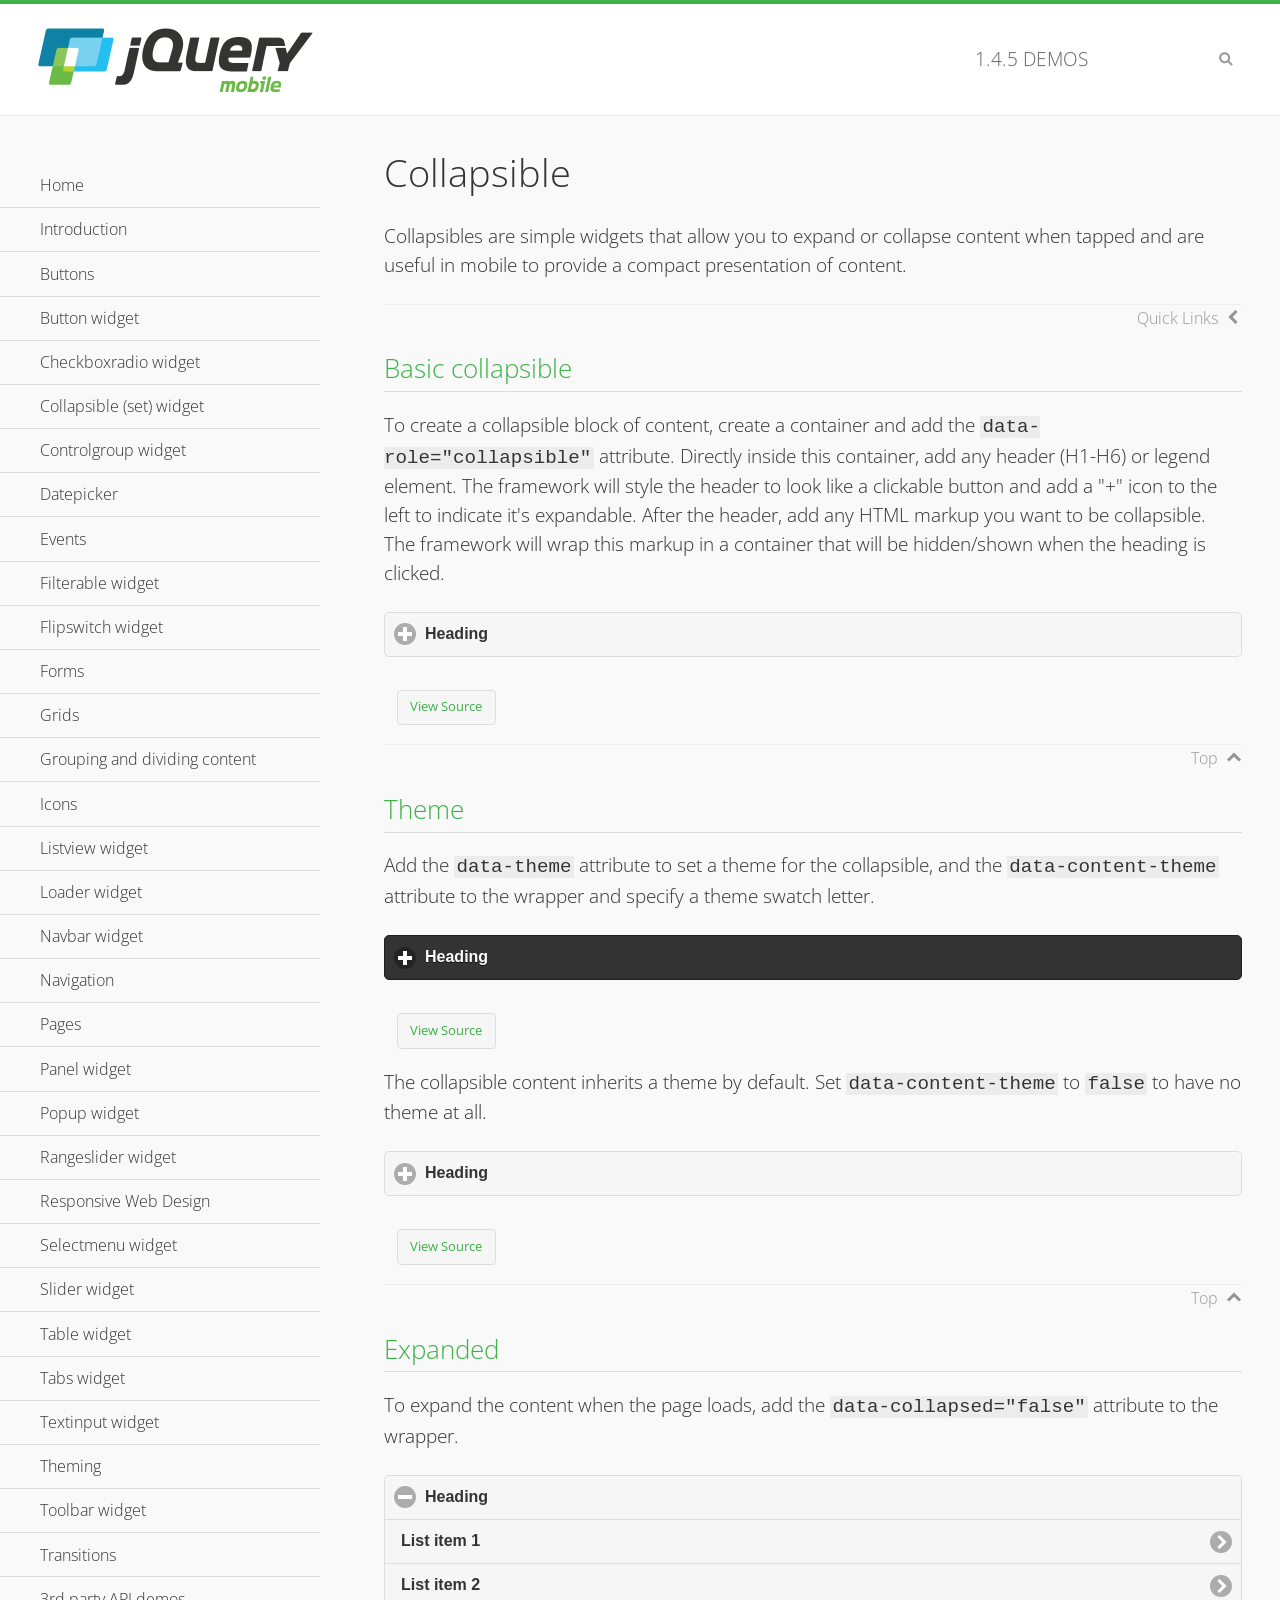
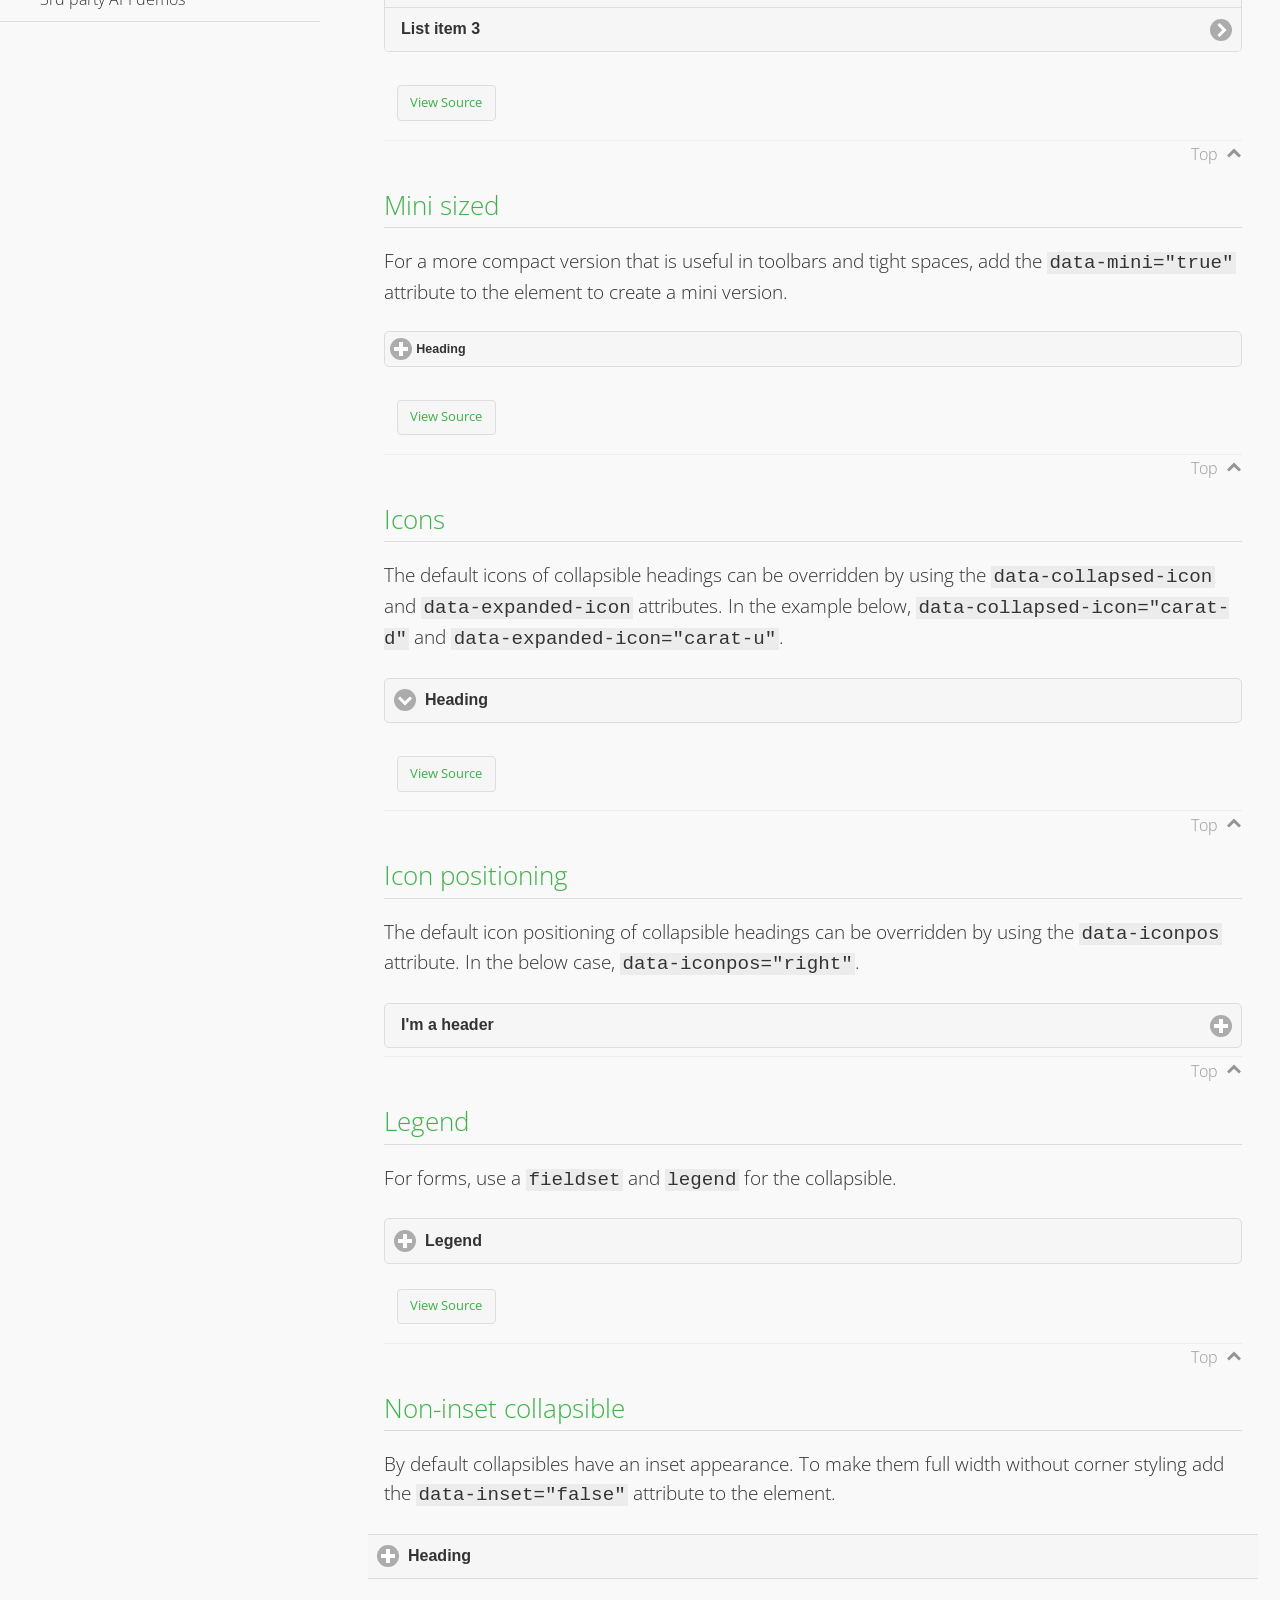
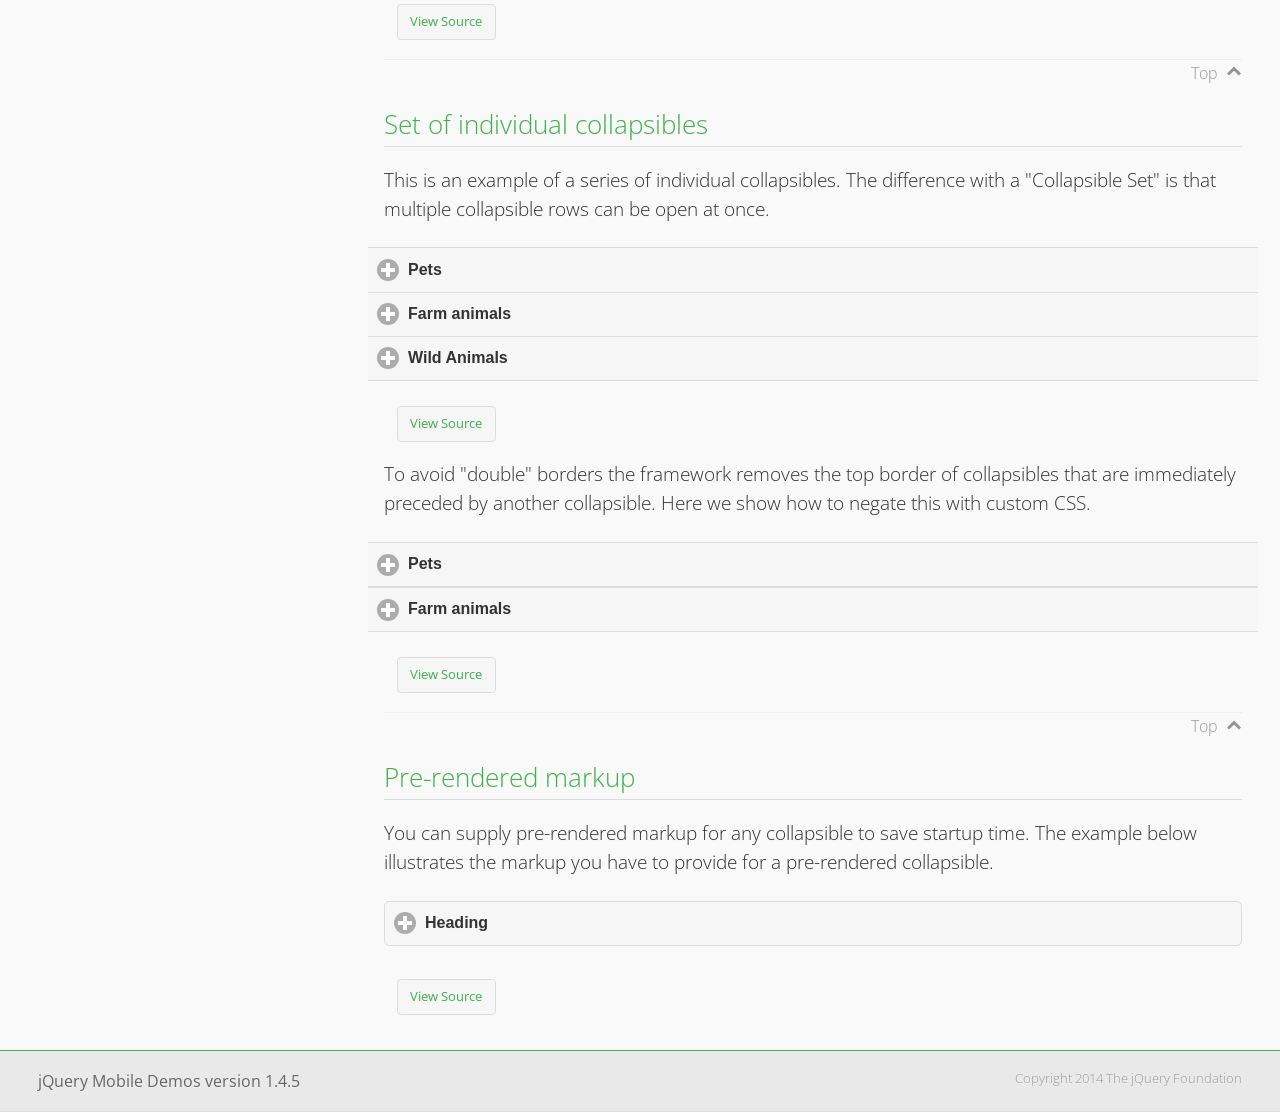
<file: www/js/jquerymobile/1.4.5/demos/collapsible/index.html>
<!DOCTYPE html>
<html>
<head>
	<meta charset="utf-8">
	<meta name="viewport" content="width=device-width, initial-scale=1">
	<title>Collapsible - jQuery Mobile Demos</title>
    <link rel="stylesheet" href="../css/themes/default/jquery.mobile-1.4.5.min.css">
    <link rel="stylesheet" href="../_assets/css/jqm-demos.css">
    <link rel="shortcut icon" href="../favicon.ico">
    <link rel="stylesheet" href="http://fonts.googleapis.com/css?family=Open+Sans:300,400,700">
    <script src="../js/jquery.js"></script>
    <script src="../_assets/js/index.js"></script>
    <script src="../js/jquery.mobile-1.4.5.min.js"></script>
    <style id="negateDoubleBorder">
        #demo-borders .ui-collapsible-heading .ui-btn { border-top-width: 1px !important; }
    </style>
</head>
<body>
<div data-role="page" class="jqm-demos" data-quicklinks="true">

    <div data-role="header" class="jqm-header">
		<h2><a href="../" title="jQuery Mobile Demos home"><img src="../_assets/img/jquery-logo.png" alt="jQuery Mobile"></a></h2>
		<p><span class="jqm-version"></span> Demos</p>
        <a href="#" class="jqm-navmenu-link ui-btn ui-btn-icon-notext ui-corner-all ui-icon-bars ui-nodisc-icon ui-alt-icon ui-btn-left">Menu</a>
        <a href="#" class="jqm-search-link ui-btn ui-btn-icon-notext ui-corner-all ui-icon-search ui-nodisc-icon ui-alt-icon ui-btn-right">Search</a>
    </div><!-- /header -->

    <div role="main" class="ui-content jqm-content">

        <h1>Collapsible</h1>

        <p>Collapsibles are simple widgets that allow you to expand or collapse content when tapped and are useful in mobile to provide a compact presentation of content.</p>

        <h2>Basic collapsible</h2>

        <p>To create a collapsible block of content, create a container and add the <code> data-role="collapsible"</code> attribute. Directly inside this container, add any header (H1-H6) or legend element. The framework will style the header to look like a clickable button and add a "+" icon to the left to indicate it's expandable. After the header, add any HTML markup you want to be collapsible. The framework will wrap this markup in a container that will be hidden/shown when the heading is clicked.</p>

        <div data-demo-html="true">
            <div data-role="collapsible">
                <h4>Heading</h4>
                <p>I'm the collapsible content. By default I'm closed, but you can click the header to open me.</p>
            </div>
        </div><!--/demo-html -->

        <h2>Theme</h2>

        <p>Add the <code>data-theme</code> attribute to set a theme for the collapsible, and the <code>data-content-theme</code> attribute to the wrapper and specify a theme swatch letter.</p>

        <div data-demo-html="true">
            <div data-role="collapsible" data-theme="b" data-content-theme="b">
                <h4>Heading</h4>
                <p>I'm the collapsible content with a themed content block set to "b".</p>
            </div>
        </div><!--/demo-html -->

        <p>The collapsible content inherits a theme by default. Set <code>data-content-theme</code> to <code>false</code> to have no theme at all.</p>

        <div data-demo-html="true">
            <div data-role="collapsible" data-content-theme="false">
                <h4>Heading</h4>
                <p>I'm the collapsible content without a theme.</p>
            </div>
        </div><!--/demo-html -->

        <h2>Expanded</h2>

        <p>To expand the content when the page loads, add the <code>data-collapsed="false"</code> attribute to the wrapper.</p>

        <div data-demo-html="true">
            <div data-role="collapsible" data-collapsed="false">
                <h4>Heading</h4>
                <ul data-role="listview">
                    <li><a href="#">List item 1</a></li>
                    <li><a href="#">List item 2</a></li>
                    <li><a href="#">List item 3</a></li>
                </ul>
            </div>
        </div><!--/demo-html -->

        <h2>Mini sized</h2>

        <p>For a more compact version that is useful in toolbars and tight spaces, add the <code>data-mini="true"</code> attribute to the element to create a mini version. </p>

        <div data-demo-html="true">
            <div data-role="collapsible" data-mini="true">
                <h4>Heading</h4>
                <ul data-role="listview">
                    <li><a href="#">List item 1</a></li>
                    <li><a href="#">List item 2</a></li>
                    <li><a href="#">List item 3</a></li>
                </ul>
            </div>
        </div><!--/demo-html -->

            <h2>Icons</h2>

            <p>The default icons of collapsible headings can be overridden by using the <code>data-collapsed-icon</code> and <code>data-expanded-icon</code> attributes. In the example below, <code>data-collapsed-icon="carat-d"</code> and <code>data-expanded-icon="carat-u"</code>.</p>

            <div data-demo-html="true">
                <div data-role="collapsible" data-collapsed-icon="carat-d" data-expanded-icon="carat-u">
                    <h4>Heading</h4>
                    <ul data-role="listview" data-inset="false">
                        <li>Read-only list item 1</li>
                        <li>Read-only list item 2</li>
                        <li>Read-only list item 3</li>
                    </ul>
                </div>
            </div><!--/demo-html -->

            <h2>Icon positioning</h2>

            <p>The default icon positioning of collapsible headings can be overridden by using the <code>data-iconpos</code> attribute. In the below case, <code>data-iconpos="right"</code>.</p>

            <div data-role="collapsible" data-iconpos="right">
                <h3>I'm a header</h3>
                <p><code>data-iconpos="right"</code></p>
            </div>

        <h2>Legend</h2>

        <p>For forms, use a <code>fieldset</code> and <code>legend</code> for the collapsible.</p>
        <div data-demo-html="true">
            <form>
                <fieldset data-role="collapsible">
                    <legend>Legend</legend>

                    <label for="textinput-f">Text Input:</label>
                    <input type="text" name="textinput-f" id="textinput-f" placeholder="Text input" value="">

                    <div data-role="controlgroup">
                        <input type="checkbox" name="checkbox-1-a" id="checkbox-1-a">
                        <label for="checkbox-1-a">One</label>
                        <input type="checkbox" name="checkbox-2-a" id="checkbox-2-a">
                        <label for="checkbox-2-a">Two</label>
                        <input type="checkbox" name="checkbox-3-a" id="checkbox-3-a">
                        <label for="checkbox-3-a">Three</label>
                    </div>
                </fieldset>
            </form>
        </div><!--/demo-html -->

        <h2>Non-inset collapsible</h2>

        <p>By default collapsibles have an inset appearance. To make them full width without corner styling add the <code>data-inset="false"</code> attribute to the element.</p>

        <div data-demo-html="true">
            <div data-role="collapsible" data-inset="false">
                <h4>Heading</h4>
                <p>I'm the collapsible content. By default I'm closed, but you can click the header to open me.</p>
            </div>
        </div><!--/demo-html -->

        <h2>Set of individual collapsibles</h2>

        <p>This is an example of a series of individual collapsibles. The difference with a "Collapsible Set" is that multiple collapsible rows can be open at once.</p>

        <div data-demo-html="true">
            <div data-role="collapsible" data-inset="false">
                <h3>Pets</h3>
                <ul data-role="listview">
                    <li><a href="#">Canary</a></li>
                    <li><a href="#">Cat</a></li>
                    <li><a href="#">Dog</a></li>
                    <li><a href="#">Gerbil</a></li>
                    <li><a href="#">Iguana</a></li>
                    <li><a href="#">Mouse</a></li>
                </ul>
            </div><!-- /collapsible -->
            <div data-role="collapsible" data-inset="false">
                <h3>Farm animals</h3>
                <ul data-role="listview">
                    <li><a href="#">Chicken</a></li>
                    <li><a href="#">Cow</a></li>
                    <li><a href="#">Duck</a></li>
                    <li><a href="#">Horse</a></li>
                    <li><a href="#">Pig</a></li>
                    <li><a href="#">Sheep</a></li>
                </ul>
            </div><!-- /collapsible -->
            <div data-role="collapsible" data-inset="false">
                <h3>Wild Animals</h3>
                <ul data-role="listview">
                    <li><a href="#">Aardvark</a></li>
                    <li><a href="#">Alligator</a></li>
                    <li><a href="#">Ant</a></li>
                    <li><a href="#">Bear</a></li>
                    <li><a href="#">Beaver</a></li>
                    <li><a href="#">Cougar</a></li>
                    <li><a href="#">Dingo</a></li>
                </ul>
            </div><!-- /collapsible -->
        </div><!--/demo-html -->

        <p>To avoid "double" borders the framework removes the top border of collapsibles that are immediately preceded by another collapsible. Here we show how to negate this with custom CSS.</p>

        <div data-demo-html="true" data-demo-css="#negateDoubleBorder">
            <div id="demo-borders">
                <div data-role="collapsible" data-inset="false">
                    <h3>Pets</h3>
                    <ul data-role="listview">
                        <li><a href="#">Canary</a></li>
                        <li><a href="#">Cat</a></li>
                        <li><a href="#">Dog</a></li>
                        <li><a href="#">Gerbil</a></li>
                        <li><a href="#">Iguana</a></li>
                        <li><a href="#">Mouse</a></li>
                    </ul>
                </div><!-- /collapsible -->
                <div data-role="collapsible" data-inset="false">
                    <h3>Farm animals</h3>
                    <ul data-role="listview">
                        <li><a href="#">Chicken</a></li>
                        <li><a href="#">Cow</a></li>
                        <li><a href="#">Duck</a></li>
                        <li><a href="#">Horse</a></li>
                        <li><a href="#">Pig</a></li>
                        <li><a href="#">Sheep</a></li>
                    </ul>
                </div><!-- /collapsible -->
            </div>
        </div><!--/demo-html -->

			<h2>Pre-rendered markup</h2>
			<p>You can supply pre-rendered markup for any collapsible to save startup time. The example below illustrates the markup you have to provide for a pre-rendered collapsible.</p>
				<div data-demo-html="true">
					<div data-role="collapsible" data-enhanced="true" class="ui-collapsible ui-collapsible-inset ui-corner-all ui-collapsible-collapsed">
						<h4 class="ui-collapsible-heading ui-collapsible-heading-collapsed">
							<a href="#" class="ui-collapsible-heading-toggle ui-btn ui-btn-icon-left ui-icon-plus">
							Heading
							<div class="ui-collapsible-heading-status"> click to expand contents</div>
							</a>
						</h4>
						<div class="ui-collapsible-content ui-collapsible-content-collapsed" aria-hidden="true">
						<p>I'm the collapsible content. By default I'm closed, but you can click the header to open me.</p>
						</div>
					</div>
				</div>

	</div><!-- /content -->
	    <div data-role="panel" class="jqm-navmenu-panel" data-position="left" data-display="overlay" data-theme="a">
	    	<ul class="jqm-list ui-alt-icon ui-nodisc-icon">
<li data-filtertext="demos homepage" data-icon="home"><a href=".././">Home</a></li>
<li data-filtertext="introduction overview getting started"><a href="../intro/" data-ajax="false">Introduction</a></li>
<li data-filtertext="buttons button markup buttonmarkup method anchor link button element"><a href="../button-markup/" data-ajax="false">Buttons</a></li>
<li data-filtertext="form button widget input button submit reset"><a href="../button/" data-ajax="false">Button widget</a></li>
<li data-role="collapsible" data-enhanced="true" data-collapsed-icon="carat-d" data-expanded-icon="carat-u" data-iconpos="right" data-inset="false" class="ui-collapsible ui-collapsible-themed-content ui-collapsible-collapsed">
	<h3 class="ui-collapsible-heading ui-collapsible-heading-collapsed">
		<a href="#" class="ui-collapsible-heading-toggle ui-btn ui-btn-icon-right ui-btn-inherit ui-icon-carat-d">
		    Checkboxradio widget<span class="ui-collapsible-heading-status"> click to expand contents</span>
		</a>
	</h3>
	<div class="ui-collapsible-content ui-body-inherit ui-collapsible-content-collapsed" aria-hidden="true">
		<ul>
			<li data-filtertext="form checkboxradio widget checkbox input checkboxes controlgroups"><a href="../checkboxradio-checkbox/" data-ajax="false">Checkboxes</a></li>
			<li data-filtertext="form checkboxradio widget radio input radio buttons controlgroups"><a href="../checkboxradio-radio/" data-ajax="false">Radio buttons</a></li>
		</ul>
	</div>
</li>
<li data-role="collapsible" data-enhanced="true" data-collapsed-icon="carat-d" data-expanded-icon="carat-u" data-iconpos="right" data-inset="false" class="ui-collapsible ui-collapsible-themed-content ui-collapsible-collapsed">
	<h3 class="ui-collapsible-heading ui-collapsible-heading-collapsed">
		<a href="#" class="ui-collapsible-heading-toggle ui-btn ui-btn-icon-right ui-btn-inherit ui-icon-carat-d">
			Collapsible (set) widget<span class="ui-collapsible-heading-status"> click to expand contents</span>
		</a>
	</h3>
	<div class="ui-collapsible-content ui-body-inherit ui-collapsible-content-collapsed" aria-hidden="true">
		<ul>
			<li data-filtertext="collapsibles content formatting"><a href="../collapsible/" data-ajax="false">Collapsible</a></li>
			<li data-filtertext="dynamic collapsible set accordion append expand"><a href="../collapsible-dynamic/" data-ajax="false">Dynamic collapsibles</a></li>
			<li data-filtertext="accordions collapsible set widget content formatting grouped collapsibles"><a href="../collapsibleset/" data-ajax="false">Collapsible set</a></li>
		</ul>
	</div>
</li>
<li data-role="collapsible" data-enhanced="true" data-collapsed-icon="carat-d" data-expanded-icon="carat-u" data-iconpos="right" data-inset="false" class="ui-collapsible ui-collapsible-themed-content ui-collapsible-collapsed">
	<h3 class="ui-collapsible-heading ui-collapsible-heading-collapsed">
		<a href="#" class="ui-collapsible-heading-toggle ui-btn ui-btn-icon-right ui-btn-inherit ui-icon-carat-d">
			Controlgroup widget<span class="ui-collapsible-heading-status"> click to expand contents</span>
		</a>
	</h3>
	<div class="ui-collapsible-content ui-body-inherit ui-collapsible-content-collapsed" aria-hidden="true">
		<ul>
			<li data-filtertext="controlgroups selectmenu checkboxradio input grouped buttons horizontal vertical"><a href="../controlgroup/" data-ajax="false">Controlgroup</a></li>
			<li data-filtertext="dynamic controlgroup dynamically add buttons"><a href="../controlgroup-dynamic/" data-ajax="false">Dynamic controlgroups</a></li>
		</ul>
	</div>
</li>
<li data-filtertext="form datepicker widget date input"><a href="../datepicker/" data-ajax="false">Datepicker</a></li>
<li data-role="collapsible" data-enhanced="true" data-collapsed-icon="carat-d" data-expanded-icon="carat-u" data-iconpos="right" data-inset="false" class="ui-collapsible ui-collapsible-themed-content ui-collapsible-collapsed">
	<h3 class="ui-collapsible-heading ui-collapsible-heading-collapsed">
		<a href="#" class="ui-collapsible-heading-toggle ui-btn ui-btn-icon-right ui-btn-inherit ui-icon-carat-d">
			Events<span class="ui-collapsible-heading-status"> click to expand contents</span>
		</a>
	</h3>
	<div class="ui-collapsible-content ui-body-inherit ui-collapsible-content-collapsed" aria-hidden="true">
		<ul>
			<li data-filtertext="swipe to delete list items listviews swipe events"><a href="../swipe-list/" data-ajax="false">Swipe list items</a></li>
			<li data-filtertext="swipe to navigate swipe page navigation swipe events"><a href="../swipe-page/" data-ajax="false">Swipe page navigation</a></li>
		</ul>
	</div>
</li>
<li data-filtertext="filterable filter elements sorting searching listview table"><a href="../filterable/" data-ajax="false">Filterable widget</a></li>
<li data-filtertext="form flipswitch widget flip toggle switch binary select checkbox input"><a href="../flipswitch/" data-ajax="false">Flipswitch widget</a></li>
<li data-role="collapsible" data-enhanced="true" data-collapsed-icon="carat-d" data-expanded-icon="carat-u" data-iconpos="right" data-inset="false" class="ui-collapsible ui-collapsible-themed-content ui-collapsible-collapsed">
	<h3 class="ui-collapsible-heading ui-collapsible-heading-collapsed">
		<a href="#" class="ui-collapsible-heading-toggle ui-btn ui-btn-icon-right ui-btn-inherit ui-icon-carat-d">
			Forms<span class="ui-collapsible-heading-status"> click to expand contents</span>
		</a>
	</h3>
	<div class="ui-collapsible-content ui-body-inherit ui-collapsible-content-collapsed" aria-hidden="true">
		<ul>
			<li data-filtertext="forms text checkbox radio range button submit reset inputs selects textarea slider flipswitch label form elements"><a href="../forms/" data-ajax="false">Forms</a></li>
			<li data-filtertext="form hide labels hidden accessible ui-hidden-accessible forms"><a href="../forms-label-hidden-accessible/" data-ajax="false">Hide labels</a></li>
			<li data-filtertext="form field containers fieldcontain ui-field-contain forms"><a href="../forms-field-contain/" data-ajax="false">Field containers</a></li>
			<li data-filtertext="forms disabled form elements"><a href="../forms-disabled/" data-ajax="false">Forms disabled</a></li>
			<li data-filtertext="forms gallery examples overview forms text checkbox radio range button submit reset inputs selects textarea slider flipswitch label form elements"><a href="../forms-gallery/" data-ajax="false">Forms gallery</a></li>
		</ul>
	</div>
</li>
<li data-role="collapsible" data-enhanced="true" data-collapsed-icon="carat-d" data-expanded-icon="carat-u" data-iconpos="right" data-inset="false" class="ui-collapsible ui-collapsible-themed-content ui-collapsible-collapsed">
	<h3 class="ui-collapsible-heading ui-collapsible-heading-collapsed">
		<a href="#" class="ui-collapsible-heading-toggle ui-btn ui-btn-icon-right ui-btn-inherit ui-icon-carat-d">
			Grids<span class="ui-collapsible-heading-status"> click to expand contents</span>
		</a>
	</h3>
	<div class="ui-collapsible-content ui-body-inherit ui-collapsible-content-collapsed" aria-hidden="true">
		<ul>
			<li data-filtertext="grids columns blocks content formatting rwd responsive css framework"><a href="../grids/" data-ajax="false">Grids</a></li>
			<li data-filtertext="buttons in grids css framework"><a href="../grids-buttons/" data-ajax="false">Buttons in grids</a></li>
			<li data-filtertext="custom responsive grids rwd css framework"><a href="../grids-custom-responsive/" data-ajax="false">Custom responsive grids</a></li>
		</ul>
	</div>
</li>
<li data-filtertext="blocks content formatting sections heading"><a href="../body-bar-classes/" data-ajax="false">Grouping and dividing content</a></li>
<li data-role="collapsible" data-enhanced="true" data-collapsed-icon="carat-d" data-expanded-icon="carat-u" data-iconpos="right" data-inset="false" class="ui-collapsible ui-collapsible-themed-content ui-collapsible-collapsed">
	<h3 class="ui-collapsible-heading ui-collapsible-heading-collapsed">
		<a href="#" class="ui-collapsible-heading-toggle ui-btn ui-btn-icon-right ui-btn-inherit ui-icon-carat-d">
			Icons<span class="ui-collapsible-heading-status"> click to expand contents</span>
		</a>
	</h3>
	<div class="ui-collapsible-content ui-body-inherit ui-collapsible-content-collapsed" aria-hidden="true">
		<ul>
			<li data-filtertext="button icons svg disc alt custom icon position"><a href="../icons/" data-ajax="false">Icons</a></li>
			<li data-filtertext=""><a href="../icons-grunticon/" data-ajax="false">Grunticon loader</a></li>
		</ul>
	</div>
</li>
<li data-role="collapsible" data-enhanced="true" data-collapsed-icon="carat-d" data-expanded-icon="carat-u" data-iconpos="right" data-inset="false" class="ui-collapsible ui-collapsible-themed-content ui-collapsible-collapsed">
	<h3 class="ui-collapsible-heading ui-collapsible-heading-collapsed">
		<a href="#" class="ui-collapsible-heading-toggle ui-btn ui-btn-icon-right ui-btn-inherit ui-icon-carat-d">
			Listview widget<span class="ui-collapsible-heading-status"> click to expand contents</span>
		</a>
	</h3>
	<div class="ui-collapsible-content ui-body-inherit ui-collapsible-content-collapsed" aria-hidden="true">
		<ul>
			<li data-filtertext="listview widget thumbnails icons nested split button collapsible ul ol"><a href="../listview/" data-ajax="false">Listview</a></li>
			<li data-filtertext="autocomplete filterable reveal listview filtertextbeforefilter placeholder"><a href="../listview-autocomplete/" data-ajax="false">Listview autocomplete</a></li>
			<li data-filtertext="autocomplete filterable reveal listview remote data filtertextbeforefilter placeholder"><a href="../listview-autocomplete-remote/" data-ajax="false">Listview autocomplete remote data</a></li>
			<li data-filtertext="autodividers anchor jump scroll linkbars listview lists ul ol"><a href="../listview-autodividers-linkbar/" data-ajax="false">Listview autodividers linkbar</a></li>
			<li data-filtertext="listview autodividers selector autodividersselector lists ul ol"><a href="../listview-autodividers-selector/" data-ajax="false">Listview autodividers selector</a></li>
			<li data-filtertext="listview nested list items"><a href="../listview-nested-lists/" data-ajax="false">Nested Listviews</a></li>
			<li data-filtertext="listview collapsible list items flat"><a href="../listview-collapsible-item-flat/" data-ajax="false">Listview collapsible list items (flat)</a></li>
			<li data-filtertext="listview collapsible list indented"><a href="../listview-collapsible-item-indented/" data-ajax="false">Listview collapsible list items (indented)</a></li>
			<li data-filtertext="grid listview responsive grids responsive listviews lists ul"><a href="../listview-grid/" data-ajax="false">Listview responsive grid</a></li>
		</ul>
	</div>
</li>
<li data-filtertext="loader widget page loading navigation overlay spinner"><a href="../loader/" data-ajax="false">Loader widget</a></li>
<li data-filtertext="navbar widget navmenu toolbars header footer"><a href="../navbar/" data-ajax="false">Navbar widget</a></li>
<li data-role="collapsible" data-enhanced="true" data-collapsed-icon="carat-d" data-expanded-icon="carat-u" data-iconpos="right" data-inset="false" class="ui-collapsible ui-collapsible-themed-content ui-collapsible-collapsed">
	<h3 class="ui-collapsible-heading ui-collapsible-heading-collapsed">
		<a href="#" class="ui-collapsible-heading-toggle ui-btn ui-btn-icon-right ui-btn-inherit ui-icon-carat-d">
			Navigation<span class="ui-collapsible-heading-status"> click to expand contents</span>
		</a>
	</h3>
	<div class="ui-collapsible-content ui-body-inherit ui-collapsible-content-collapsed" aria-hidden="true">
		<ul>
			<li data-filtertext="ajax navigation navigate widget history event method"><a href="../navigation/" data-ajax="false">Navigation</a></li>
			<li data-filtertext="linking pages page links navigation ajax prefetch cache"><a href="../navigation-linking-pages/" data-ajax="false">Linking pages</a></li>
			<!-- <li data-filtertext="php redirect server redirection server-side navigation"><a href="../navigation-php-redirect/" data-ajax="false">PHP redirect demo</a></li>-->
			<li data-filtertext="navigation redirection hash query"><a href="../navigation-hash-processing/" data-ajax="false">Hash processing demo</a></li>
			<li data-filtertext="navigation redirection hash query"><a href="../page-events/" data-ajax="false">Page Navigation Events</a></li>
		</ul>
	</div>
</li>
<li data-role="collapsible" data-enhanced="true" data-collapsed-icon="carat-d" data-expanded-icon="carat-u" data-iconpos="right" data-inset="false" class="ui-collapsible ui-collapsible-themed-content ui-collapsible-collapsed">
	<h3 class="ui-collapsible-heading ui-collapsible-heading-collapsed">
		<a href="#" class="ui-collapsible-heading-toggle ui-btn ui-btn-icon-right ui-btn-inherit ui-icon-carat-d">
			Pages<span class="ui-collapsible-heading-status"> click to expand contents</span>
		</a>
	</h3>
	<div class="ui-collapsible-content ui-body-inherit ui-collapsible-content-collapsed" aria-hidden="true">
		<ul>
			<li data-filtertext="pages page widget ajax navigation"><a href="../pages/" data-ajax="false">Pages</a></li>
			<li data-filtertext="single page"><a href="../pages-single-page/" data-ajax="false">Single page</a></li>
			<li data-filtertext="multipage multi-page page"><a href="../pages-multi-page/" data-ajax="false">Multi-page template</a></li>
			<li data-filtertext="dialog page widget modal popup"><a href="../pages-dialog/" data-ajax="false">Dialog page</a></li>
		</ul>
	</div>
</li>
<li data-role="collapsible" data-enhanced="true" data-collapsed-icon="carat-d" data-expanded-icon="carat-u" data-iconpos="right" data-inset="false" class="ui-collapsible ui-collapsible-themed-content ui-collapsible-collapsed">
	<h3 class="ui-collapsible-heading ui-collapsible-heading-collapsed">
		<a href="#" class="ui-collapsible-heading-toggle ui-btn ui-btn-icon-right ui-btn-inherit ui-icon-carat-d">
			Panel widget<span class="ui-collapsible-heading-status"> click to expand contents</span>
		</a>
	</h3>
	<div class="ui-collapsible-content ui-body-inherit ui-collapsible-content-collapsed" aria-hidden="true">
		<ul>
			<li data-filtertext="panel widget sliding panels reveal push overlay responsive"><a href="../panel/" data-ajax="false">Panel</a></li>
			<li data-filtertext=""><a href="../panel-external/" data-ajax="false">External panels</a></li>
			<li data-filtertext="panel "><a href="../panel-fixed/" data-ajax="false">Fixed panels</a></li>
			<li data-filtertext="panel slide panels sliding panels shadow rwd responsive breakpoint"><a href="../panel-responsive/" data-ajax="false">Panels responsive</a></li>
			<li data-filtertext="panel custom style custom panel width reveal shadow listview panel styling page background wrapper"><a href="../panel-styling/" data-ajax="false">Custom panel style</a></li>
			<li data-filtertext="panel open on swipe"><a href="../panel-swipe-open/" data-ajax="false">Panel open on swipe</a></li>
			<li data-filtertext="panels outside page internal external toolbars"><a href="../panel-external-internal/" data-ajax="false">Panel external and internal</a></li>
		</ul>
	</div>
</li>
<li data-role="collapsible" data-enhanced="true" data-collapsed-icon="carat-d" data-expanded-icon="carat-u" data-iconpos="right" data-inset="false" class="ui-collapsible ui-collapsible-themed-content ui-collapsible-collapsed">
	<h3 class="ui-collapsible-heading ui-collapsible-heading-collapsed">
		<a href="#" class="ui-collapsible-heading-toggle ui-btn ui-btn-icon-right ui-btn-inherit ui-icon-carat-d">
			Popup widget<span class="ui-collapsible-heading-status"> click to expand contents</span>
		</a>
	</h3>
	<div class="ui-collapsible-content ui-body-inherit ui-collapsible-content-collapsed" aria-hidden="true">
		<ul>
			<li data-filtertext="popup widget popups dialog modal transition tooltip lightbox form overlay screen flip pop fade transition"><a href="../popup/" data-ajax="false">Popup</a></li>
			<li data-filtertext="popup alignment position"><a href="../popup-alignment/" data-ajax="false">Popup alignment</a></li>
			<li data-filtertext="popup arrow size popups popover"><a href="../popup-arrow-size/" data-ajax="false">Popup arrow size</a></li>
			<li data-filtertext="dynamic popups popup images lightbox"><a href="../popup-dynamic/" data-ajax="false">Dynamic popups</a></li>
			<li data-filtertext="popups with iframes scaling"><a href="../popup-iframe/" data-ajax="false">Popups with iframes</a></li>
			<li data-filtertext="popup image scaling"><a href="../popup-image-scaling/" data-ajax="false">Popup image scaling</a></li>
			<li data-filtertext="external popup outside multi-page"><a href="../popup-outside-multipage/" data-ajax="false">Popup outside multi-page</a></li>
		</ul>
	</div>
</li>
<li data-filtertext="form rangeslider widget dual sliders dual handle sliders range input"><a href="../rangeslider/" data-ajax="false">Rangeslider widget</a></li>
<li data-filtertext="responsive web design rwd adaptive progressive enhancement PE accessible mobile breakpoints media query media queries"><a href="../rwd/" data-ajax="false">Responsive Web Design</a></li>
<li data-role="collapsible" data-enhanced="true" data-collapsed-icon="carat-d" data-expanded-icon="carat-u" data-iconpos="right" data-inset="false" class="ui-collapsible ui-collapsible-themed-content ui-collapsible-collapsed">
	<h3 class="ui-collapsible-heading ui-collapsible-heading-collapsed">
		<a href="#" class="ui-collapsible-heading-toggle ui-btn ui-btn-icon-right ui-btn-inherit ui-icon-carat-d">
			Selectmenu widget<span class="ui-collapsible-heading-status"> click to expand contents</span>
		</a>
	</h3>
	<div class="ui-collapsible-content ui-body-inherit ui-collapsible-content-collapsed" aria-hidden="true">
		<ul>
			<li data-filtertext="form selectmenu widget select input custom select menu selects"><a href="../selectmenu/" data-ajax="false">Selectmenu</a></li>
			<li data-filtertext="form custom select menu selectmenu widget custom menu option optgroup multiple selects"><a href="../selectmenu-custom/" data-ajax="false">Custom select menu</a></li>
			<li data-filtertext="filterable select filter popup dialog"><a href="../selectmenu-custom-filter/" data-ajax="false">Custom select menu with filter</a></li>
		</ul>
	</div>
</li>
<li data-role="collapsible" data-enhanced="true" data-collapsed-icon="carat-d" data-expanded-icon="carat-u" data-iconpos="right" data-inset="false" class="ui-collapsible ui-collapsible-themed-content ui-collapsible-collapsed">
	<h3 class="ui-collapsible-heading ui-collapsible-heading-collapsed">
		<a href="#" class="ui-collapsible-heading-toggle ui-btn ui-btn-icon-right ui-btn-inherit ui-icon-carat-d">
			Slider widget<span class="ui-collapsible-heading-status"> click to expand contents</span>
		</a>
	</h3>
	<div class="ui-collapsible-content ui-body-inherit ui-collapsible-content-collapsed" aria-hidden="true">
		<ul>
			<li data-filtertext="form slider widget range input single sliders"><a href="../slider/" data-ajax="false">Slider</a></li>
			<li data-filtertext="form slider widget flipswitch slider binary select flip toggle switch"><a href="../slider-flipswitch/" data-ajax="false">Slider flip toggle switch</a></li>
			<li data-filtertext="form slider tooltip handle value input range sliders"><a href="../slider-tooltip/" data-ajax="false">Slider tooltip</a></li>
		</ul>
	</div>
</li>
<li data-role="collapsible" data-enhanced="true" data-collapsed-icon="carat-d" data-expanded-icon="carat-u" data-iconpos="right" data-inset="false" class="ui-collapsible ui-collapsible-themed-content ui-collapsible-collapsed">
	<h3 class="ui-collapsible-heading ui-collapsible-heading-collapsed">
		<a href="#" class="ui-collapsible-heading-toggle ui-btn ui-btn-icon-right ui-btn-inherit ui-icon-carat-d">
			Table widget<span class="ui-collapsible-heading-status"> click to expand contents</span>
		</a>
	</h3>
	<div class="ui-collapsible-content ui-body-inherit ui-collapsible-content-collapsed" aria-hidden="true">
		<ul>
			<li data-filtertext="table widget reflow column toggle th td responsive tables rwd hide show tabular"><a href="../table-column-toggle/" data-ajax="false">Table Column Toggle</a></li>
			<li data-filtertext="table column toggle phone comparison demo"><a href="../table-column-toggle-example/" data-ajax="false">Table Column Toggle demo</a></li>
			<li data-filtertext="responsive tables table column toggle heading groups rwd breakpoint"><a href="../table-column-toggle-heading-groups/" data-ajax="false">Table Column Toggle heading groups</a></li>
			<li data-filtertext="responsive tables table column toggle hide rwd breakpoint customization options"><a href="../table-column-toggle-options/" data-ajax="false">Table Column Toggle options</a></li>
			<li data-filtertext="table reflow th td responsive rwd columns tabular"><a href="../table-reflow/" data-ajax="false">Table Reflow</a></li>
			<li data-filtertext="responsive tables table reflow heading groups rwd breakpoint"><a href="../table-reflow-heading-groups/" data-ajax="false">Table Reflow heading groups</a></li>
			<li data-filtertext="responsive tables table reflow stripes strokes table style"><a href="../table-reflow-stripes-strokes/" data-ajax="false">Table Reflow stripes and strokes</a></li>
			<li data-filtertext="responsive tables table reflow stack custom styles"><a href="../table-reflow-styling/" data-ajax="false">Table Reflow custom styles</a></li>
		</ul>
	</div>
</li>
<li data-filtertext="ui tabs widget"><a href="../tabs/" data-ajax="false">Tabs widget</a></li>
<li data-filtertext="form textinput widget text input textarea number date time tel email file color password"><a href="../textinput/" data-ajax="false">Textinput widget</a></li>
<li data-role="collapsible" data-enhanced="true" data-collapsed-icon="carat-d" data-expanded-icon="carat-u" data-iconpos="right" data-inset="false" class="ui-collapsible ui-collapsible-themed-content ui-collapsible-collapsed">
	<h3 class="ui-collapsible-heading ui-collapsible-heading-collapsed">
		<a href="#" class="ui-collapsible-heading-toggle ui-btn ui-btn-icon-right ui-btn-inherit ui-icon-carat-d">
			Theming<span class="ui-collapsible-heading-status"> click to expand contents</span>
		</a>
	</h3>
	<div class="ui-collapsible-content ui-body-inherit ui-collapsible-content-collapsed" aria-hidden="true">
		<ul>
			<li data-filtertext="default theme swatches theming style css"><a href="../theme-default/" data-ajax="false">Default theme</a></li>
			<li data-filtertext="classic theme old theme swatches theming style css"><a href="../theme-classic/" data-ajax="false">Classic theme</a></li>
		</ul>
	</div>
</li>
<li data-role="collapsible" data-enhanced="true" data-collapsed-icon="carat-d" data-expanded-icon="carat-u" data-iconpos="right" data-inset="false" class="ui-collapsible ui-collapsible-themed-content ui-collapsible-collapsed">
	<h3 class="ui-collapsible-heading ui-collapsible-heading-collapsed">
		<a href="#" class="ui-collapsible-heading-toggle ui-btn ui-btn-icon-right ui-btn-inherit ui-icon-carat-d">
			Toolbar widget<span class="ui-collapsible-heading-status"> click to expand contents</span>
		</a>
	</h3>
	<div class="ui-collapsible-content ui-body-inherit ui-collapsible-content-collapsed" aria-hidden="true">
		<ul>
			<li data-filtertext="toolbar widget header footer toolbars fixed fullscreen external sections"><a href="../toolbar/" data-ajax="false">Toolbar</a></li>
			<li data-filtertext="dynamic toolbars dynamically add toolbar header footer"><a href="../toolbar-dynamic/" data-ajax="false">Dynamic toolbars</a></li>
			<li data-filtertext="external toolbars header footer"><a href="../toolbar-external/" data-ajax="false">External toolbars</a></li>
			<li data-filtertext="fixed toolbars header footer"><a href="../toolbar-fixed/" data-ajax="false">Fixed toolbars</a></li>
			<li data-filtertext="fixed fullscreen toolbars header footer"><a href="../toolbar-fixed-fullscreen/" data-ajax="false">Fullscreen toolbars</a></li>
			<li data-filtertext="external fixed toolbars header footer"><a href="../toolbar-fixed-external/" data-ajax="false">Fixed external toolbars</a></li>
			<li data-filtertext="external persistent toolbars header footer navbar navmenu"><a href="../toolbar-fixed-persistent/" data-ajax="false">Persistent toolbars</a></li>
			<li data-filtertext="external ajax optimized toolbars persistent toolbars header footer navbar"><a href="../toolbar-fixed-persistent-optimized/" data-ajax="false">Ajax optimized toolbars</a></li>
			<li data-filtertext="form in toolbars header footer"><a href="../toolbar-fixed-forms/" data-ajax="false">Form in toolbar</a></li>
		</ul>
	</div>
</li>
<li data-filtertext="page transitions animated pages popup navigation flip slide fade pop"><a href="../transitions/" data-ajax="false">Transitions</a></li>
<li data-role="collapsible" data-enhanced="true" data-collapsed-icon="carat-d" data-expanded-icon="carat-u" data-iconpos="right" data-inset="false" class="ui-collapsible ui-collapsible-themed-content ui-collapsible-collapsed">
	<h3 class="ui-collapsible-heading ui-collapsible-heading-collapsed">
		<a href="#" class="ui-collapsible-heading-toggle ui-btn ui-btn-icon-right ui-btn-inherit ui-icon-carat-d">
			3rd party API demos<span class="ui-collapsible-heading-status"> click to expand contents</span>
		</a>
	</h3>
	<div class="ui-collapsible-content ui-body-inherit ui-collapsible-content-collapsed" aria-hidden="true">
		<ul>
			<li data-filtertext="backbone requirejs navigation router"><a href="../backbone-requirejs/" data-ajax="false">Backbone RequireJS</a></li>
			<li data-filtertext="google maps geolocation demo"><a href="../map-geolocation/" data-ajax="false">Google Maps geolocation</a></li>
			<li data-filtertext="google maps hybrid"><a href="../map-list-toggle/" data-ajax="false">Google Maps list toggle</a></li>
		</ul>
	</div>
</li>



		     </ul>
		</div><!-- /panel -->


	<div data-role="footer" data-position="fixed" data-tap-toggle="false" class="jqm-footer">
		<p>jQuery Mobile Demos version <span class="jqm-version"></span></p>
		<p>Copyright 2014 The jQuery Foundation</p>
	</div><!-- /footer -->
	<!-- TODO: This should become an external panel so we can add input to markup (unique ID) -->
    <div data-role="panel" class="jqm-search-panel" data-position="right" data-display="overlay" data-theme="a">
		<div class="jqm-search">
			<ul class="jqm-list" data-filter-placeholder="Search demos..." data-filter-reveal="true">
<li data-filtertext="demos homepage" data-icon="home"><a href=".././">Home</a></li>
<li data-filtertext="introduction overview getting started"><a href="../intro/" data-ajax="false">Introduction</a></li>
<li data-filtertext="buttons button markup buttonmarkup method anchor link button element"><a href="../button-markup/" data-ajax="false">Buttons</a></li>
<li data-filtertext="form button widget input button submit reset"><a href="../button/" data-ajax="false">Button widget</a></li>
<li data-role="collapsible" data-enhanced="true" data-collapsed-icon="carat-d" data-expanded-icon="carat-u" data-iconpos="right" data-inset="false" class="ui-collapsible ui-collapsible-themed-content ui-collapsible-collapsed">
	<h3 class="ui-collapsible-heading ui-collapsible-heading-collapsed">
		<a href="#" class="ui-collapsible-heading-toggle ui-btn ui-btn-icon-right ui-btn-inherit ui-icon-carat-d">
		    Checkboxradio widget<span class="ui-collapsible-heading-status"> click to expand contents</span>
		</a>
	</h3>
	<div class="ui-collapsible-content ui-body-inherit ui-collapsible-content-collapsed" aria-hidden="true">
		<ul>
			<li data-filtertext="form checkboxradio widget checkbox input checkboxes controlgroups"><a href="../checkboxradio-checkbox/" data-ajax="false">Checkboxes</a></li>
			<li data-filtertext="form checkboxradio widget radio input radio buttons controlgroups"><a href="../checkboxradio-radio/" data-ajax="false">Radio buttons</a></li>
		</ul>
	</div>
</li>
<li data-role="collapsible" data-enhanced="true" data-collapsed-icon="carat-d" data-expanded-icon="carat-u" data-iconpos="right" data-inset="false" class="ui-collapsible ui-collapsible-themed-content ui-collapsible-collapsed">
	<h3 class="ui-collapsible-heading ui-collapsible-heading-collapsed">
		<a href="#" class="ui-collapsible-heading-toggle ui-btn ui-btn-icon-right ui-btn-inherit ui-icon-carat-d">
			Collapsible (set) widget<span class="ui-collapsible-heading-status"> click to expand contents</span>
		</a>
	</h3>
	<div class="ui-collapsible-content ui-body-inherit ui-collapsible-content-collapsed" aria-hidden="true">
		<ul>
			<li data-filtertext="collapsibles content formatting"><a href="../collapsible/" data-ajax="false">Collapsible</a></li>
			<li data-filtertext="dynamic collapsible set accordion append expand"><a href="../collapsible-dynamic/" data-ajax="false">Dynamic collapsibles</a></li>
			<li data-filtertext="accordions collapsible set widget content formatting grouped collapsibles"><a href="../collapsibleset/" data-ajax="false">Collapsible set</a></li>
		</ul>
	</div>
</li>
<li data-role="collapsible" data-enhanced="true" data-collapsed-icon="carat-d" data-expanded-icon="carat-u" data-iconpos="right" data-inset="false" class="ui-collapsible ui-collapsible-themed-content ui-collapsible-collapsed">
	<h3 class="ui-collapsible-heading ui-collapsible-heading-collapsed">
		<a href="#" class="ui-collapsible-heading-toggle ui-btn ui-btn-icon-right ui-btn-inherit ui-icon-carat-d">
			Controlgroup widget<span class="ui-collapsible-heading-status"> click to expand contents</span>
		</a>
	</h3>
	<div class="ui-collapsible-content ui-body-inherit ui-collapsible-content-collapsed" aria-hidden="true">
		<ul>
			<li data-filtertext="controlgroups selectmenu checkboxradio input grouped buttons horizontal vertical"><a href="../controlgroup/" data-ajax="false">Controlgroup</a></li>
			<li data-filtertext="dynamic controlgroup dynamically add buttons"><a href="../controlgroup-dynamic/" data-ajax="false">Dynamic controlgroups</a></li>
		</ul>
	</div>
</li>
<li data-filtertext="form datepicker widget date input"><a href="../datepicker/" data-ajax="false">Datepicker</a></li>
<li data-role="collapsible" data-enhanced="true" data-collapsed-icon="carat-d" data-expanded-icon="carat-u" data-iconpos="right" data-inset="false" class="ui-collapsible ui-collapsible-themed-content ui-collapsible-collapsed">
	<h3 class="ui-collapsible-heading ui-collapsible-heading-collapsed">
		<a href="#" class="ui-collapsible-heading-toggle ui-btn ui-btn-icon-right ui-btn-inherit ui-icon-carat-d">
			Events<span class="ui-collapsible-heading-status"> click to expand contents</span>
		</a>
	</h3>
	<div class="ui-collapsible-content ui-body-inherit ui-collapsible-content-collapsed" aria-hidden="true">
		<ul>
			<li data-filtertext="swipe to delete list items listviews swipe events"><a href="../swipe-list/" data-ajax="false">Swipe list items</a></li>
			<li data-filtertext="swipe to navigate swipe page navigation swipe events"><a href="../swipe-page/" data-ajax="false">Swipe page navigation</a></li>
		</ul>
	</div>
</li>
<li data-filtertext="filterable filter elements sorting searching listview table"><a href="../filterable/" data-ajax="false">Filterable widget</a></li>
<li data-filtertext="form flipswitch widget flip toggle switch binary select checkbox input"><a href="../flipswitch/" data-ajax="false">Flipswitch widget</a></li>
<li data-role="collapsible" data-enhanced="true" data-collapsed-icon="carat-d" data-expanded-icon="carat-u" data-iconpos="right" data-inset="false" class="ui-collapsible ui-collapsible-themed-content ui-collapsible-collapsed">
	<h3 class="ui-collapsible-heading ui-collapsible-heading-collapsed">
		<a href="#" class="ui-collapsible-heading-toggle ui-btn ui-btn-icon-right ui-btn-inherit ui-icon-carat-d">
			Forms<span class="ui-collapsible-heading-status"> click to expand contents</span>
		</a>
	</h3>
	<div class="ui-collapsible-content ui-body-inherit ui-collapsible-content-collapsed" aria-hidden="true">
		<ul>
			<li data-filtertext="forms text checkbox radio range button submit reset inputs selects textarea slider flipswitch label form elements"><a href="../forms/" data-ajax="false">Forms</a></li>
			<li data-filtertext="form hide labels hidden accessible ui-hidden-accessible forms"><a href="../forms-label-hidden-accessible/" data-ajax="false">Hide labels</a></li>
			<li data-filtertext="form field containers fieldcontain ui-field-contain forms"><a href="../forms-field-contain/" data-ajax="false">Field containers</a></li>
			<li data-filtertext="forms disabled form elements"><a href="../forms-disabled/" data-ajax="false">Forms disabled</a></li>
			<li data-filtertext="forms gallery examples overview forms text checkbox radio range button submit reset inputs selects textarea slider flipswitch label form elements"><a href="../forms-gallery/" data-ajax="false">Forms gallery</a></li>
		</ul>
	</div>
</li>
<li data-role="collapsible" data-enhanced="true" data-collapsed-icon="carat-d" data-expanded-icon="carat-u" data-iconpos="right" data-inset="false" class="ui-collapsible ui-collapsible-themed-content ui-collapsible-collapsed">
	<h3 class="ui-collapsible-heading ui-collapsible-heading-collapsed">
		<a href="#" class="ui-collapsible-heading-toggle ui-btn ui-btn-icon-right ui-btn-inherit ui-icon-carat-d">
			Grids<span class="ui-collapsible-heading-status"> click to expand contents</span>
		</a>
	</h3>
	<div class="ui-collapsible-content ui-body-inherit ui-collapsible-content-collapsed" aria-hidden="true">
		<ul>
			<li data-filtertext="grids columns blocks content formatting rwd responsive css framework"><a href="../grids/" data-ajax="false">Grids</a></li>
			<li data-filtertext="buttons in grids css framework"><a href="../grids-buttons/" data-ajax="false">Buttons in grids</a></li>
			<li data-filtertext="custom responsive grids rwd css framework"><a href="../grids-custom-responsive/" data-ajax="false">Custom responsive grids</a></li>
		</ul>
	</div>
</li>
<li data-filtertext="blocks content formatting sections heading"><a href="../body-bar-classes/" data-ajax="false">Grouping and dividing content</a></li>
<li data-role="collapsible" data-enhanced="true" data-collapsed-icon="carat-d" data-expanded-icon="carat-u" data-iconpos="right" data-inset="false" class="ui-collapsible ui-collapsible-themed-content ui-collapsible-collapsed">
	<h3 class="ui-collapsible-heading ui-collapsible-heading-collapsed">
		<a href="#" class="ui-collapsible-heading-toggle ui-btn ui-btn-icon-right ui-btn-inherit ui-icon-carat-d">
			Icons<span class="ui-collapsible-heading-status"> click to expand contents</span>
		</a>
	</h3>
	<div class="ui-collapsible-content ui-body-inherit ui-collapsible-content-collapsed" aria-hidden="true">
		<ul>
			<li data-filtertext="button icons svg disc alt custom icon position"><a href="../icons/" data-ajax="false">Icons</a></li>
			<li data-filtertext=""><a href="../icons-grunticon/" data-ajax="false">Grunticon loader</a></li>
		</ul>
	</div>
</li>
<li data-role="collapsible" data-enhanced="true" data-collapsed-icon="carat-d" data-expanded-icon="carat-u" data-iconpos="right" data-inset="false" class="ui-collapsible ui-collapsible-themed-content ui-collapsible-collapsed">
	<h3 class="ui-collapsible-heading ui-collapsible-heading-collapsed">
		<a href="#" class="ui-collapsible-heading-toggle ui-btn ui-btn-icon-right ui-btn-inherit ui-icon-carat-d">
			Listview widget<span class="ui-collapsible-heading-status"> click to expand contents</span>
		</a>
	</h3>
	<div class="ui-collapsible-content ui-body-inherit ui-collapsible-content-collapsed" aria-hidden="true">
		<ul>
			<li data-filtertext="listview widget thumbnails icons nested split button collapsible ul ol"><a href="../listview/" data-ajax="false">Listview</a></li>
			<li data-filtertext="autocomplete filterable reveal listview filtertextbeforefilter placeholder"><a href="../listview-autocomplete/" data-ajax="false">Listview autocomplete</a></li>
			<li data-filtertext="autocomplete filterable reveal listview remote data filtertextbeforefilter placeholder"><a href="../listview-autocomplete-remote/" data-ajax="false">Listview autocomplete remote data</a></li>
			<li data-filtertext="autodividers anchor jump scroll linkbars listview lists ul ol"><a href="../listview-autodividers-linkbar/" data-ajax="false">Listview autodividers linkbar</a></li>
			<li data-filtertext="listview autodividers selector autodividersselector lists ul ol"><a href="../listview-autodividers-selector/" data-ajax="false">Listview autodividers selector</a></li>
			<li data-filtertext="listview nested list items"><a href="../listview-nested-lists/" data-ajax="false">Nested Listviews</a></li>
			<li data-filtertext="listview collapsible list items flat"><a href="../listview-collapsible-item-flat/" data-ajax="false">Listview collapsible list items (flat)</a></li>
			<li data-filtertext="listview collapsible list indented"><a href="../listview-collapsible-item-indented/" data-ajax="false">Listview collapsible list items (indented)</a></li>
			<li data-filtertext="grid listview responsive grids responsive listviews lists ul"><a href="../listview-grid/" data-ajax="false">Listview responsive grid</a></li>
		</ul>
	</div>
</li>
<li data-filtertext="loader widget page loading navigation overlay spinner"><a href="../loader/" data-ajax="false">Loader widget</a></li>
<li data-filtertext="navbar widget navmenu toolbars header footer"><a href="../navbar/" data-ajax="false">Navbar widget</a></li>
<li data-role="collapsible" data-enhanced="true" data-collapsed-icon="carat-d" data-expanded-icon="carat-u" data-iconpos="right" data-inset="false" class="ui-collapsible ui-collapsible-themed-content ui-collapsible-collapsed">
	<h3 class="ui-collapsible-heading ui-collapsible-heading-collapsed">
		<a href="#" class="ui-collapsible-heading-toggle ui-btn ui-btn-icon-right ui-btn-inherit ui-icon-carat-d">
			Navigation<span class="ui-collapsible-heading-status"> click to expand contents</span>
		</a>
	</h3>
	<div class="ui-collapsible-content ui-body-inherit ui-collapsible-content-collapsed" aria-hidden="true">
		<ul>
			<li data-filtertext="ajax navigation navigate widget history event method"><a href="../navigation/" data-ajax="false">Navigation</a></li>
			<li data-filtertext="linking pages page links navigation ajax prefetch cache"><a href="../navigation-linking-pages/" data-ajax="false">Linking pages</a></li>
			<!-- <li data-filtertext="php redirect server redirection server-side navigation"><a href="../navigation-php-redirect/" data-ajax="false">PHP redirect demo</a></li>-->
			<li data-filtertext="navigation redirection hash query"><a href="../navigation-hash-processing/" data-ajax="false">Hash processing demo</a></li>
			<li data-filtertext="navigation redirection hash query"><a href="../page-events/" data-ajax="false">Page Navigation Events</a></li>
		</ul>
	</div>
</li>
<li data-role="collapsible" data-enhanced="true" data-collapsed-icon="carat-d" data-expanded-icon="carat-u" data-iconpos="right" data-inset="false" class="ui-collapsible ui-collapsible-themed-content ui-collapsible-collapsed">
	<h3 class="ui-collapsible-heading ui-collapsible-heading-collapsed">
		<a href="#" class="ui-collapsible-heading-toggle ui-btn ui-btn-icon-right ui-btn-inherit ui-icon-carat-d">
			Pages<span class="ui-collapsible-heading-status"> click to expand contents</span>
		</a>
	</h3>
	<div class="ui-collapsible-content ui-body-inherit ui-collapsible-content-collapsed" aria-hidden="true">
		<ul>
			<li data-filtertext="pages page widget ajax navigation"><a href="../pages/" data-ajax="false">Pages</a></li>
			<li data-filtertext="single page"><a href="../pages-single-page/" data-ajax="false">Single page</a></li>
			<li data-filtertext="multipage multi-page page"><a href="../pages-multi-page/" data-ajax="false">Multi-page template</a></li>
			<li data-filtertext="dialog page widget modal popup"><a href="../pages-dialog/" data-ajax="false">Dialog page</a></li>
		</ul>
	</div>
</li>
<li data-role="collapsible" data-enhanced="true" data-collapsed-icon="carat-d" data-expanded-icon="carat-u" data-iconpos="right" data-inset="false" class="ui-collapsible ui-collapsible-themed-content ui-collapsible-collapsed">
	<h3 class="ui-collapsible-heading ui-collapsible-heading-collapsed">
		<a href="#" class="ui-collapsible-heading-toggle ui-btn ui-btn-icon-right ui-btn-inherit ui-icon-carat-d">
			Panel widget<span class="ui-collapsible-heading-status"> click to expand contents</span>
		</a>
	</h3>
	<div class="ui-collapsible-content ui-body-inherit ui-collapsible-content-collapsed" aria-hidden="true">
		<ul>
			<li data-filtertext="panel widget sliding panels reveal push overlay responsive"><a href="../panel/" data-ajax="false">Panel</a></li>
			<li data-filtertext=""><a href="../panel-external/" data-ajax="false">External panels</a></li>
			<li data-filtertext="panel "><a href="../panel-fixed/" data-ajax="false">Fixed panels</a></li>
			<li data-filtertext="panel slide panels sliding panels shadow rwd responsive breakpoint"><a href="../panel-responsive/" data-ajax="false">Panels responsive</a></li>
			<li data-filtertext="panel custom style custom panel width reveal shadow listview panel styling page background wrapper"><a href="../panel-styling/" data-ajax="false">Custom panel style</a></li>
			<li data-filtertext="panel open on swipe"><a href="../panel-swipe-open/" data-ajax="false">Panel open on swipe</a></li>
			<li data-filtertext="panels outside page internal external toolbars"><a href="../panel-external-internal/" data-ajax="false">Panel external and internal</a></li>
		</ul>
	</div>
</li>
<li data-role="collapsible" data-enhanced="true" data-collapsed-icon="carat-d" data-expanded-icon="carat-u" data-iconpos="right" data-inset="false" class="ui-collapsible ui-collapsible-themed-content ui-collapsible-collapsed">
	<h3 class="ui-collapsible-heading ui-collapsible-heading-collapsed">
		<a href="#" class="ui-collapsible-heading-toggle ui-btn ui-btn-icon-right ui-btn-inherit ui-icon-carat-d">
			Popup widget<span class="ui-collapsible-heading-status"> click to expand contents</span>
		</a>
	</h3>
	<div class="ui-collapsible-content ui-body-inherit ui-collapsible-content-collapsed" aria-hidden="true">
		<ul>
			<li data-filtertext="popup widget popups dialog modal transition tooltip lightbox form overlay screen flip pop fade transition"><a href="../popup/" data-ajax="false">Popup</a></li>
			<li data-filtertext="popup alignment position"><a href="../popup-alignment/" data-ajax="false">Popup alignment</a></li>
			<li data-filtertext="popup arrow size popups popover"><a href="../popup-arrow-size/" data-ajax="false">Popup arrow size</a></li>
			<li data-filtertext="dynamic popups popup images lightbox"><a href="../popup-dynamic/" data-ajax="false">Dynamic popups</a></li>
			<li data-filtertext="popups with iframes scaling"><a href="../popup-iframe/" data-ajax="false">Popups with iframes</a></li>
			<li data-filtertext="popup image scaling"><a href="../popup-image-scaling/" data-ajax="false">Popup image scaling</a></li>
			<li data-filtertext="external popup outside multi-page"><a href="../popup-outside-multipage/" data-ajax="false">Popup outside multi-page</a></li>
		</ul>
	</div>
</li>
<li data-filtertext="form rangeslider widget dual sliders dual handle sliders range input"><a href="../rangeslider/" data-ajax="false">Rangeslider widget</a></li>
<li data-filtertext="responsive web design rwd adaptive progressive enhancement PE accessible mobile breakpoints media query media queries"><a href="../rwd/" data-ajax="false">Responsive Web Design</a></li>
<li data-role="collapsible" data-enhanced="true" data-collapsed-icon="carat-d" data-expanded-icon="carat-u" data-iconpos="right" data-inset="false" class="ui-collapsible ui-collapsible-themed-content ui-collapsible-collapsed">
	<h3 class="ui-collapsible-heading ui-collapsible-heading-collapsed">
		<a href="#" class="ui-collapsible-heading-toggle ui-btn ui-btn-icon-right ui-btn-inherit ui-icon-carat-d">
			Selectmenu widget<span class="ui-collapsible-heading-status"> click to expand contents</span>
		</a>
	</h3>
	<div class="ui-collapsible-content ui-body-inherit ui-collapsible-content-collapsed" aria-hidden="true">
		<ul>
			<li data-filtertext="form selectmenu widget select input custom select menu selects"><a href="../selectmenu/" data-ajax="false">Selectmenu</a></li>
			<li data-filtertext="form custom select menu selectmenu widget custom menu option optgroup multiple selects"><a href="../selectmenu-custom/" data-ajax="false">Custom select menu</a></li>
			<li data-filtertext="filterable select filter popup dialog"><a href="../selectmenu-custom-filter/" data-ajax="false">Custom select menu with filter</a></li>
		</ul>
	</div>
</li>
<li data-role="collapsible" data-enhanced="true" data-collapsed-icon="carat-d" data-expanded-icon="carat-u" data-iconpos="right" data-inset="false" class="ui-collapsible ui-collapsible-themed-content ui-collapsible-collapsed">
	<h3 class="ui-collapsible-heading ui-collapsible-heading-collapsed">
		<a href="#" class="ui-collapsible-heading-toggle ui-btn ui-btn-icon-right ui-btn-inherit ui-icon-carat-d">
			Slider widget<span class="ui-collapsible-heading-status"> click to expand contents</span>
		</a>
	</h3>
	<div class="ui-collapsible-content ui-body-inherit ui-collapsible-content-collapsed" aria-hidden="true">
		<ul>
			<li data-filtertext="form slider widget range input single sliders"><a href="../slider/" data-ajax="false">Slider</a></li>
			<li data-filtertext="form slider widget flipswitch slider binary select flip toggle switch"><a href="../slider-flipswitch/" data-ajax="false">Slider flip toggle switch</a></li>
			<li data-filtertext="form slider tooltip handle value input range sliders"><a href="../slider-tooltip/" data-ajax="false">Slider tooltip</a></li>
		</ul>
	</div>
</li>
<li data-role="collapsible" data-enhanced="true" data-collapsed-icon="carat-d" data-expanded-icon="carat-u" data-iconpos="right" data-inset="false" class="ui-collapsible ui-collapsible-themed-content ui-collapsible-collapsed">
	<h3 class="ui-collapsible-heading ui-collapsible-heading-collapsed">
		<a href="#" class="ui-collapsible-heading-toggle ui-btn ui-btn-icon-right ui-btn-inherit ui-icon-carat-d">
			Table widget<span class="ui-collapsible-heading-status"> click to expand contents</span>
		</a>
	</h3>
	<div class="ui-collapsible-content ui-body-inherit ui-collapsible-content-collapsed" aria-hidden="true">
		<ul>
			<li data-filtertext="table widget reflow column toggle th td responsive tables rwd hide show tabular"><a href="../table-column-toggle/" data-ajax="false">Table Column Toggle</a></li>
			<li data-filtertext="table column toggle phone comparison demo"><a href="../table-column-toggle-example/" data-ajax="false">Table Column Toggle demo</a></li>
			<li data-filtertext="responsive tables table column toggle heading groups rwd breakpoint"><a href="../table-column-toggle-heading-groups/" data-ajax="false">Table Column Toggle heading groups</a></li>
			<li data-filtertext="responsive tables table column toggle hide rwd breakpoint customization options"><a href="../table-column-toggle-options/" data-ajax="false">Table Column Toggle options</a></li>
			<li data-filtertext="table reflow th td responsive rwd columns tabular"><a href="../table-reflow/" data-ajax="false">Table Reflow</a></li>
			<li data-filtertext="responsive tables table reflow heading groups rwd breakpoint"><a href="../table-reflow-heading-groups/" data-ajax="false">Table Reflow heading groups</a></li>
			<li data-filtertext="responsive tables table reflow stripes strokes table style"><a href="../table-reflow-stripes-strokes/" data-ajax="false">Table Reflow stripes and strokes</a></li>
			<li data-filtertext="responsive tables table reflow stack custom styles"><a href="../table-reflow-styling/" data-ajax="false">Table Reflow custom styles</a></li>
		</ul>
	</div>
</li>
<li data-filtertext="ui tabs widget"><a href="../tabs/" data-ajax="false">Tabs widget</a></li>
<li data-filtertext="form textinput widget text input textarea number date time tel email file color password"><a href="../textinput/" data-ajax="false">Textinput widget</a></li>
<li data-role="collapsible" data-enhanced="true" data-collapsed-icon="carat-d" data-expanded-icon="carat-u" data-iconpos="right" data-inset="false" class="ui-collapsible ui-collapsible-themed-content ui-collapsible-collapsed">
	<h3 class="ui-collapsible-heading ui-collapsible-heading-collapsed">
		<a href="#" class="ui-collapsible-heading-toggle ui-btn ui-btn-icon-right ui-btn-inherit ui-icon-carat-d">
			Theming<span class="ui-collapsible-heading-status"> click to expand contents</span>
		</a>
	</h3>
	<div class="ui-collapsible-content ui-body-inherit ui-collapsible-content-collapsed" aria-hidden="true">
		<ul>
			<li data-filtertext="default theme swatches theming style css"><a href="../theme-default/" data-ajax="false">Default theme</a></li>
			<li data-filtertext="classic theme old theme swatches theming style css"><a href="../theme-classic/" data-ajax="false">Classic theme</a></li>
		</ul>
	</div>
</li>
<li data-role="collapsible" data-enhanced="true" data-collapsed-icon="carat-d" data-expanded-icon="carat-u" data-iconpos="right" data-inset="false" class="ui-collapsible ui-collapsible-themed-content ui-collapsible-collapsed">
	<h3 class="ui-collapsible-heading ui-collapsible-heading-collapsed">
		<a href="#" class="ui-collapsible-heading-toggle ui-btn ui-btn-icon-right ui-btn-inherit ui-icon-carat-d">
			Toolbar widget<span class="ui-collapsible-heading-status"> click to expand contents</span>
		</a>
	</h3>
	<div class="ui-collapsible-content ui-body-inherit ui-collapsible-content-collapsed" aria-hidden="true">
		<ul>
			<li data-filtertext="toolbar widget header footer toolbars fixed fullscreen external sections"><a href="../toolbar/" data-ajax="false">Toolbar</a></li>
			<li data-filtertext="dynamic toolbars dynamically add toolbar header footer"><a href="../toolbar-dynamic/" data-ajax="false">Dynamic toolbars</a></li>
			<li data-filtertext="external toolbars header footer"><a href="../toolbar-external/" data-ajax="false">External toolbars</a></li>
			<li data-filtertext="fixed toolbars header footer"><a href="../toolbar-fixed/" data-ajax="false">Fixed toolbars</a></li>
			<li data-filtertext="fixed fullscreen toolbars header footer"><a href="../toolbar-fixed-fullscreen/" data-ajax="false">Fullscreen toolbars</a></li>
			<li data-filtertext="external fixed toolbars header footer"><a href="../toolbar-fixed-external/" data-ajax="false">Fixed external toolbars</a></li>
			<li data-filtertext="external persistent toolbars header footer navbar navmenu"><a href="../toolbar-fixed-persistent/" data-ajax="false">Persistent toolbars</a></li>
			<li data-filtertext="external ajax optimized toolbars persistent toolbars header footer navbar"><a href="../toolbar-fixed-persistent-optimized/" data-ajax="false">Ajax optimized toolbars</a></li>
			<li data-filtertext="form in toolbars header footer"><a href="../toolbar-fixed-forms/" data-ajax="false">Form in toolbar</a></li>
		</ul>
	</div>
</li>
<li data-filtertext="page transitions animated pages popup navigation flip slide fade pop"><a href="../transitions/" data-ajax="false">Transitions</a></li>
<li data-role="collapsible" data-enhanced="true" data-collapsed-icon="carat-d" data-expanded-icon="carat-u" data-iconpos="right" data-inset="false" class="ui-collapsible ui-collapsible-themed-content ui-collapsible-collapsed">
	<h3 class="ui-collapsible-heading ui-collapsible-heading-collapsed">
		<a href="#" class="ui-collapsible-heading-toggle ui-btn ui-btn-icon-right ui-btn-inherit ui-icon-carat-d">
			3rd party API demos<span class="ui-collapsible-heading-status"> click to expand contents</span>
		</a>
	</h3>
	<div class="ui-collapsible-content ui-body-inherit ui-collapsible-content-collapsed" aria-hidden="true">
		<ul>
			<li data-filtertext="backbone requirejs navigation router"><a href="../backbone-requirejs/" data-ajax="false">Backbone RequireJS</a></li>
			<li data-filtertext="google maps geolocation demo"><a href="../map-geolocation/" data-ajax="false">Google Maps geolocation</a></li>
			<li data-filtertext="google maps hybrid"><a href="../map-list-toggle/" data-ajax="false">Google Maps list toggle</a></li>
		</ul>
	</div>
</li>



			</ul>
		</div>
	</div><!-- /panel -->


</div><!-- /page -->

</body>
</html>
</file>
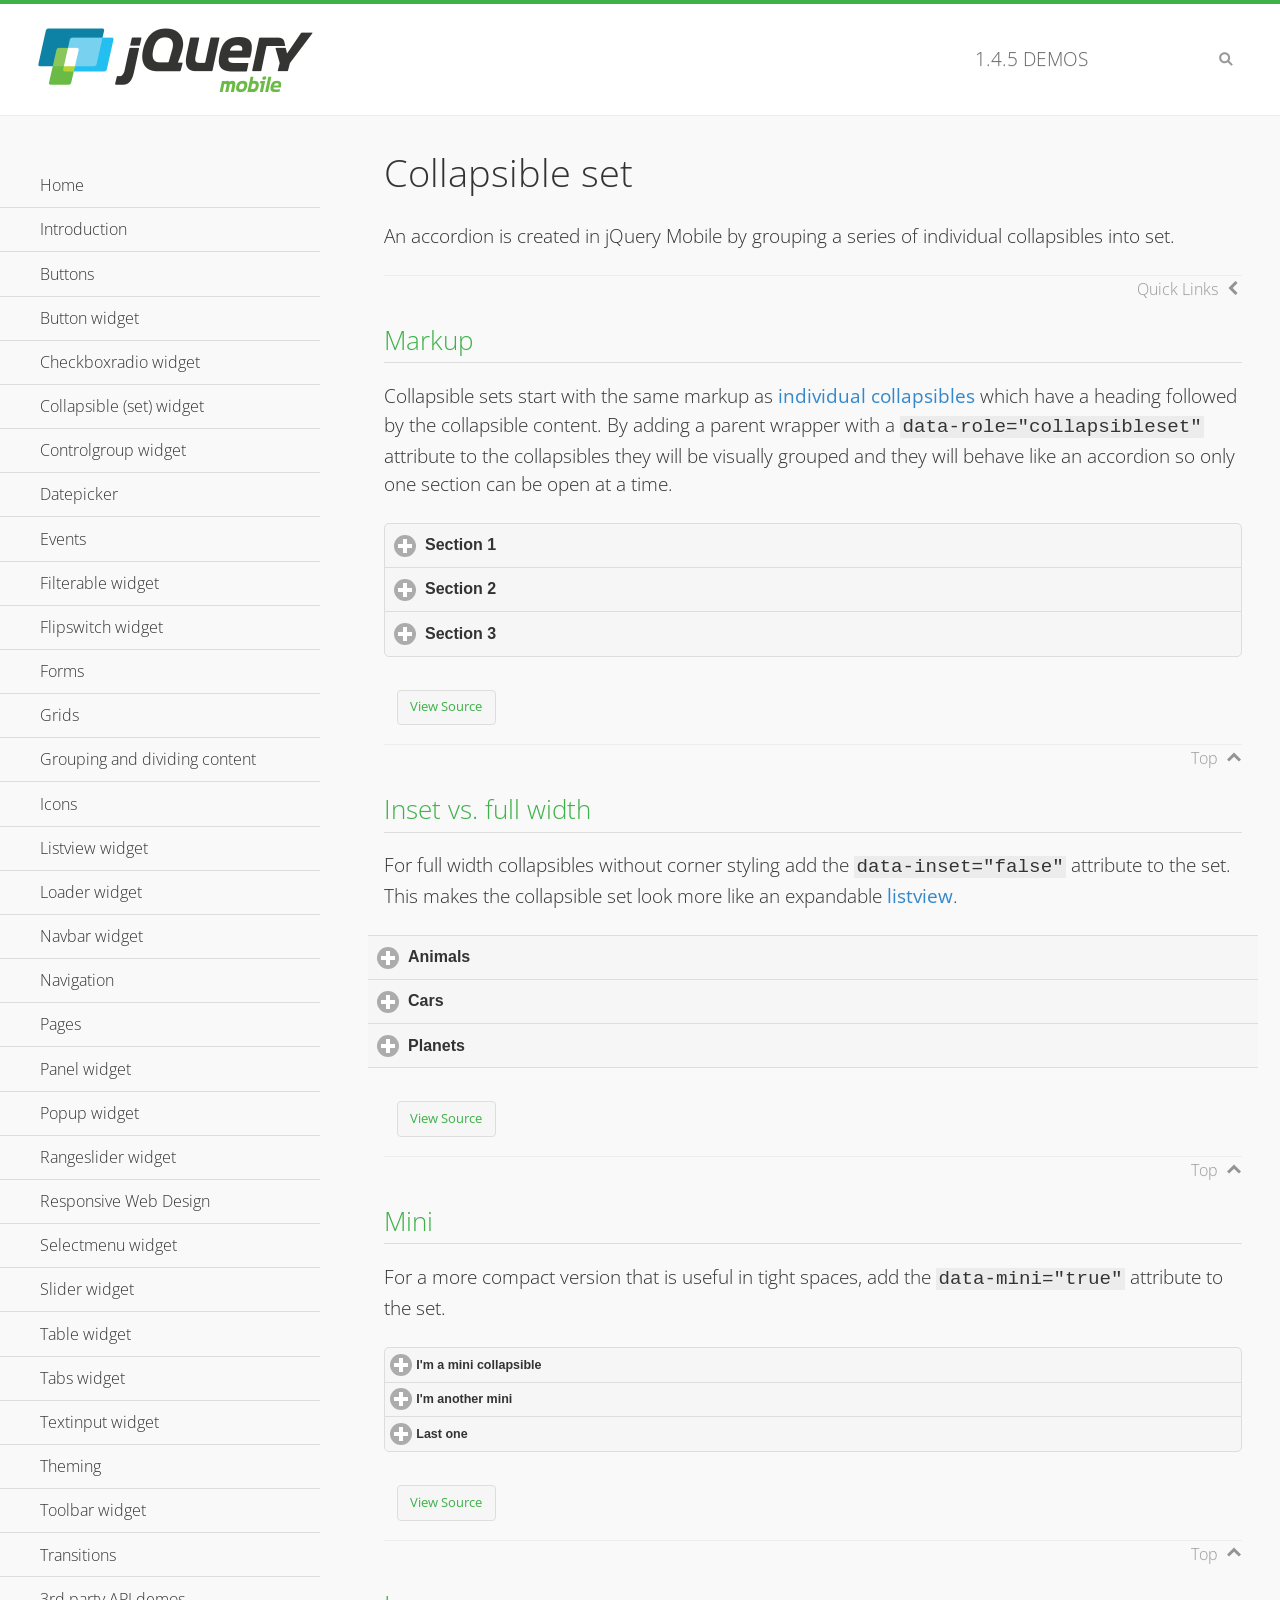
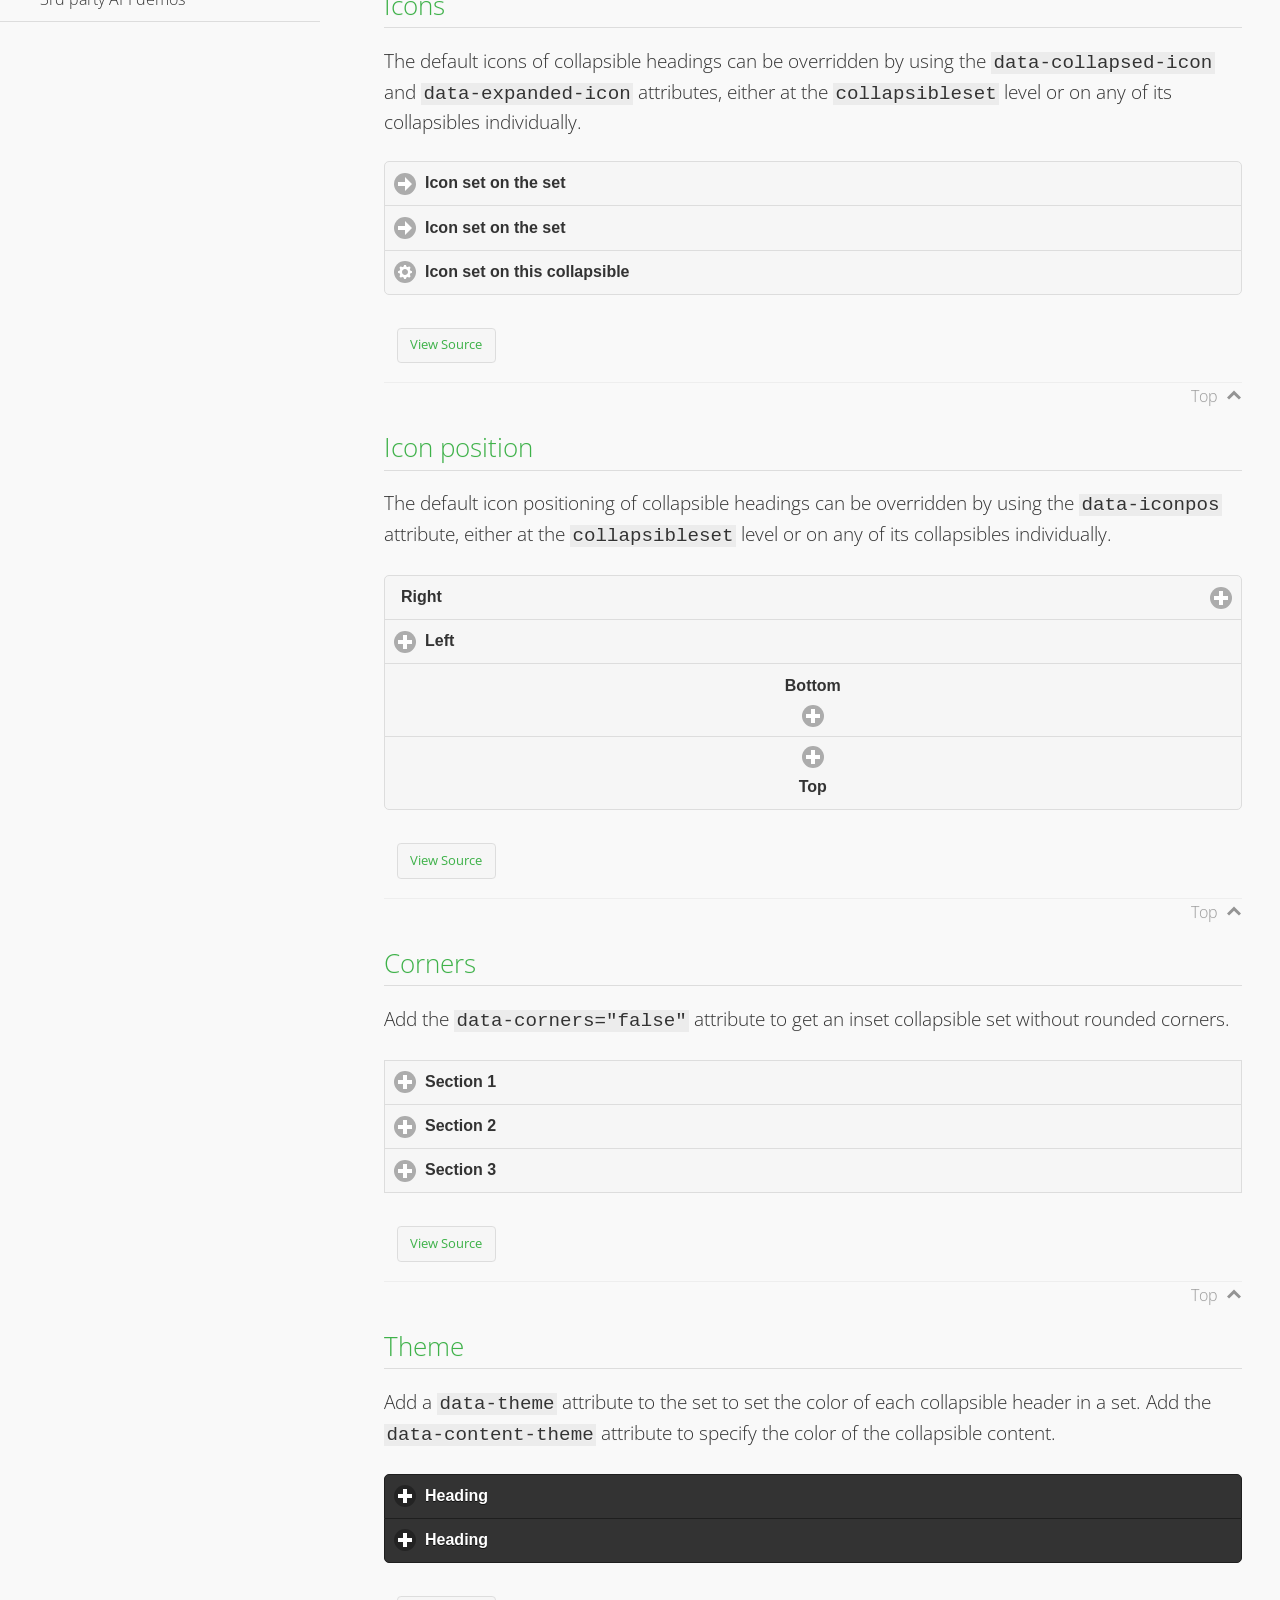
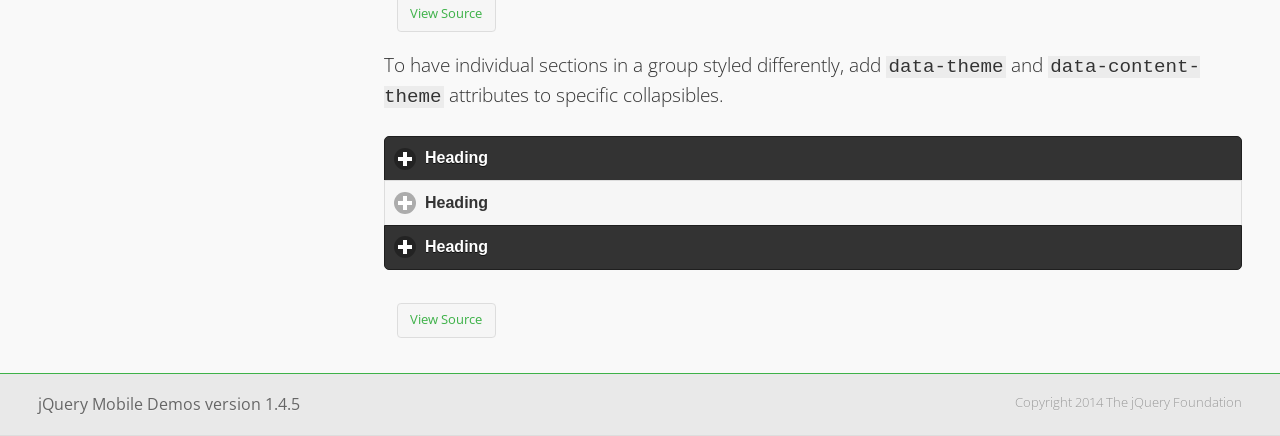
<file: www/js/jquerymobile/1.4.5/demos/collapsibleset/index.html>
<!DOCTYPE html>
<html>
<head>
	<meta charset="utf-8">
	<meta name="viewport" content="width=device-width, initial-scale=1">
	<title>Collapsible set - jQuery Mobile Demos</title>
	<link rel="shortcut icon" href="../favicon.ico">
    <link rel="stylesheet" href="http://fonts.googleapis.com/css?family=Open+Sans:300,400,700">
	<link rel="stylesheet" href="../css/themes/default/jquery.mobile-1.4.5.min.css">
	<link rel="stylesheet" href="../_assets/css/jqm-demos.css">
	<script src="../js/jquery.js"></script>
	<script src="../_assets/js/index.js"></script>
	<script src="../js/jquery.mobile-1.4.5.min.js"></script>
</head>
<body>
<div data-role="page" class="jqm-demos" data-quicklinks="true">

	<div data-role="header" class="jqm-header">
		<h2><a href="../" title="jQuery Mobile Demos home"><img src="../_assets/img/jquery-logo.png" alt="jQuery Mobile"></a></h2>
		<p><span class="jqm-version"></span> Demos</p>
		<a href="#" class="jqm-navmenu-link ui-btn ui-btn-icon-notext ui-corner-all ui-icon-bars ui-nodisc-icon ui-alt-icon ui-btn-left">Menu</a>
		<a href="#" class="jqm-search-link ui-btn ui-btn-icon-notext ui-corner-all ui-icon-search ui-nodisc-icon ui-alt-icon ui-btn-right">Search</a>
	</div><!-- /header -->

	<div role="main" class="ui-content jqm-content">

		<h1>Collapsible set</h1>

		<p>An accordion is created in jQuery Mobile by grouping a series of individual collapsibles into set.</p>

		<h2>Markup</h2>

		<p>Collapsible sets start with the same markup as <a href="../collapsible/" data-ajax="false">individual collapsibles</a> which have a heading followed by the collapsible content. By adding a parent wrapper with a <code>data-role="collapsibleset"</code> attribute to the collapsibles they will be visually grouped and they will behave like an accordion so only one section can be open at a time.</p>

			<div data-demo-html="true">
				<div data-role="collapsibleset" data-theme="a" data-content-theme="a">
					<div data-role="collapsible">
						<h3>Section 1</h3>
					<p>I'm the collapsible content for section 1</p>
					</div>
					<div data-role="collapsible">
						<h3>Section 2</h3>
					<p>I'm the collapsible content for section 2</p>

					</div>
					<div data-role="collapsible">
						<h3>Section 3</h3>
					<p>I'm the collapsible content for section 3</p>
					</div>
				</div>
			</div><!--/demo-html -->

		<h2>Inset vs. full width</h2>

		<p>For full width collapsibles without corner styling add the <code>data-inset="false"</code> attribute to the set. This makes the collapsible set look more like an expandable <a href="../listview/">listview</a>.</p>

			<div data-demo-html="true">
				<div data-role="collapsibleset" data-inset="false">
					<div data-role="collapsible">
						<h3>Animals</h3>
						<ul data-role="listview" data-inset="false">
							<li>Cats</li>
							<li>Dogs</li>
							<li>Lizards</li>
							<li>Snakes</li>
						</ul>
					</div>
					<div data-role="collapsible">
						<h3>Cars</h3>
						<ul data-role="listview" data-inset="false">
							<li>Acura</li>
							<li>Audi</li>
							<li>BMW</li>
							<li>Cadillac</li>
						</ul>
					</div>
					<div data-role="collapsible">
						<h3>Planets</h3>
						<ul data-role="listview" data-inset="false">
							<li>Earth</li>
							<li>Jupiter</li>
							<li>Mars</li>
							<li>Mercury</li>
						</ul>
					</div>
				</div>
			</div><!--/demo-html -->

		<h2>Mini</h2>

		<p>For a more compact version that is useful in tight spaces, add the <code>data-mini="true"</code> attribute to the set. </p>

			<div data-demo-html="true">
				<div data-role="collapsibleset" data-theme="a" data-content-theme="a" data-mini="true">
					<div data-role="collapsible">
						<h3>I'm a mini collapsible</h3>
					<p>This is good for tight spaces.</p>
					</div>
					<div data-role="collapsible">
						<h3>I'm another mini</h3>
					<p>Here's some collapsible content.</p>

					</div>
					<div data-role="collapsible">
						<h3>Last one</h3>
					<p>Final bit of collapsible content.</p>
					</div>
				</div>
			</div><!--/demo-html -->

		<h2>Icons</h2>

		<p>The default icons of collapsible headings can be overridden by using the <code>data-collapsed-icon</code> and <code>data-expanded-icon</code> attributes, either at the <code>collapsibleset</code> level or on any of its collapsibles individually.</p>

			<div data-demo-html="true">
				<div data-role="collapsibleset" data-theme="a" data-content-theme="a" data-collapsed-icon="arrow-r" data-expanded-icon="arrow-d">
					<div data-role="collapsible">
						<h3>Icon set on the set</h3>
					<p>Specify the open and close icons on the set to apply it to all the collapsibles within.</p>
					</div>
					<div data-role="collapsible">
						<h3>Icon set on the set</h3>
					<p>This collapsible also gets the icon from the set.</p>
					</div>
					<div data-role="collapsible" data-collapsed-icon="gear" data-expanded-icon="delete">
						<h3>Icon set on this collapsible</h3>
					<p>The icons here are applied to this collapsible specifically, thus overriding the set icons.</p>
					</div>
				</div>
			</div><!--/demo-html -->

		<h2>Icon position</h2>

		<p>The default icon positioning of collapsible headings can be overridden by using the <code>data-iconpos</code> attribute, either at the <code>collapsibleset</code> level or on any of its collapsibles individually.</p>

			<div data-demo-html="true">
				<div data-role="collapsibleset" data-theme="a" data-content-theme="a" data-iconpos="right">
					<div data-role="collapsible">
						<h3>Right</h3>
					<p>Inherits icon positioning from <code>data-iconpos="right"</code> attribute on set.</p>
					</div>
					<div data-role="collapsible" data-iconpos="left">
						<h3>Left</h3>
					<p>Set via <code>data-iconpos="left"</code> attribute on the collapsible</p>
					</div>
					<div data-role="collapsible" data-iconpos="bottom">
						<h3>Bottom</h3>
					<p>Set via <code>data-iconpos="bottom"</code> attribute on the collapsible</p>
					</div>
					<div data-role="collapsible" data-iconpos="top">
						<h3>Top</h3>
					<p>Set via <code>data-iconpos="top"</code> attribute on the collapsible</p>
					</div>
				</div>
			</div><!--/demo-html -->

		<h2>Corners</h2>
		<p>Add the <code>data-corners="false"</code> attribute to get an inset collapsible set without rounded corners.</p>

			<div data-demo-html="true">
				<div data-role="collapsibleset" data-corners="false" data-theme="a" data-content-theme="a">
					<div data-role="collapsible">
						<h3>Section 1</h3>
					<p>Collapsible content</p>
					</div>
					<div data-role="collapsible">
						<h3>Section 2</h3>
					<p>Collapsible content</p>

					</div>
					<div data-role="collapsible">
						<h3>Section 3</h3>
					<p>Collapsible content</p>
					</div>
				</div>
			</div><!--/demo-html -->

		<h2>Theme</h2>

		<p>Add a <code>data-theme</code> attribute to the set to set the color of each collapsible header in a set. Add the <code>data-content-theme</code> attribute to specify the color of the collapsible content. </p>

			<div data-demo-html="true">
				<div data-role="collapsibleset" data-theme="b" data-content-theme="b">
					<div data-role="collapsible">
						<h3>Heading</h3>
						<p>Content</p>
					</div>
					<div data-role="collapsible">
						<h3>Heading</h3>
						<p>Content</p>
					</div>
				</div>
			</div><!--/demo-html -->

		<p>To have individual sections in a group styled differently, add <code>data-theme</code> and <code>data-content-theme</code> attributes to specific collapsibles.</p>

			<div data-demo-html="true">
				<div data-role="collapsibleset" data-theme="b" data-content-theme="b">
					<div data-role="collapsible">
						<h3>Heading</h3>
						<p>Content</p>
					</div>
					<div data-role="collapsible" data-theme="a" data-content-theme="a">
						<h3>Heading</h3>
						<p>Content</p>
					</div>
					<div data-role="collapsible">
						<h3>Heading</h3>
						<p>Content</p>
					</div>
				</div>
		</div><!--/demo-html -->

	</div><!-- /content -->
	    <div data-role="panel" class="jqm-navmenu-panel" data-position="left" data-display="overlay" data-theme="a">
	    	<ul class="jqm-list ui-alt-icon ui-nodisc-icon">
<li data-filtertext="demos homepage" data-icon="home"><a href=".././">Home</a></li>
<li data-filtertext="introduction overview getting started"><a href="../intro/" data-ajax="false">Introduction</a></li>
<li data-filtertext="buttons button markup buttonmarkup method anchor link button element"><a href="../button-markup/" data-ajax="false">Buttons</a></li>
<li data-filtertext="form button widget input button submit reset"><a href="../button/" data-ajax="false">Button widget</a></li>
<li data-role="collapsible" data-enhanced="true" data-collapsed-icon="carat-d" data-expanded-icon="carat-u" data-iconpos="right" data-inset="false" class="ui-collapsible ui-collapsible-themed-content ui-collapsible-collapsed">
	<h3 class="ui-collapsible-heading ui-collapsible-heading-collapsed">
		<a href="#" class="ui-collapsible-heading-toggle ui-btn ui-btn-icon-right ui-btn-inherit ui-icon-carat-d">
		    Checkboxradio widget<span class="ui-collapsible-heading-status"> click to expand contents</span>
		</a>
	</h3>
	<div class="ui-collapsible-content ui-body-inherit ui-collapsible-content-collapsed" aria-hidden="true">
		<ul>
			<li data-filtertext="form checkboxradio widget checkbox input checkboxes controlgroups"><a href="../checkboxradio-checkbox/" data-ajax="false">Checkboxes</a></li>
			<li data-filtertext="form checkboxradio widget radio input radio buttons controlgroups"><a href="../checkboxradio-radio/" data-ajax="false">Radio buttons</a></li>
		</ul>
	</div>
</li>
<li data-role="collapsible" data-enhanced="true" data-collapsed-icon="carat-d" data-expanded-icon="carat-u" data-iconpos="right" data-inset="false" class="ui-collapsible ui-collapsible-themed-content ui-collapsible-collapsed">
	<h3 class="ui-collapsible-heading ui-collapsible-heading-collapsed">
		<a href="#" class="ui-collapsible-heading-toggle ui-btn ui-btn-icon-right ui-btn-inherit ui-icon-carat-d">
			Collapsible (set) widget<span class="ui-collapsible-heading-status"> click to expand contents</span>
		</a>
	</h3>
	<div class="ui-collapsible-content ui-body-inherit ui-collapsible-content-collapsed" aria-hidden="true">
		<ul>
			<li data-filtertext="collapsibles content formatting"><a href="../collapsible/" data-ajax="false">Collapsible</a></li>
			<li data-filtertext="dynamic collapsible set accordion append expand"><a href="../collapsible-dynamic/" data-ajax="false">Dynamic collapsibles</a></li>
			<li data-filtertext="accordions collapsible set widget content formatting grouped collapsibles"><a href="../collapsibleset/" data-ajax="false">Collapsible set</a></li>
		</ul>
	</div>
</li>
<li data-role="collapsible" data-enhanced="true" data-collapsed-icon="carat-d" data-expanded-icon="carat-u" data-iconpos="right" data-inset="false" class="ui-collapsible ui-collapsible-themed-content ui-collapsible-collapsed">
	<h3 class="ui-collapsible-heading ui-collapsible-heading-collapsed">
		<a href="#" class="ui-collapsible-heading-toggle ui-btn ui-btn-icon-right ui-btn-inherit ui-icon-carat-d">
			Controlgroup widget<span class="ui-collapsible-heading-status"> click to expand contents</span>
		</a>
	</h3>
	<div class="ui-collapsible-content ui-body-inherit ui-collapsible-content-collapsed" aria-hidden="true">
		<ul>
			<li data-filtertext="controlgroups selectmenu checkboxradio input grouped buttons horizontal vertical"><a href="../controlgroup/" data-ajax="false">Controlgroup</a></li>
			<li data-filtertext="dynamic controlgroup dynamically add buttons"><a href="../controlgroup-dynamic/" data-ajax="false">Dynamic controlgroups</a></li>
		</ul>
	</div>
</li>
<li data-filtertext="form datepicker widget date input"><a href="../datepicker/" data-ajax="false">Datepicker</a></li>
<li data-role="collapsible" data-enhanced="true" data-collapsed-icon="carat-d" data-expanded-icon="carat-u" data-iconpos="right" data-inset="false" class="ui-collapsible ui-collapsible-themed-content ui-collapsible-collapsed">
	<h3 class="ui-collapsible-heading ui-collapsible-heading-collapsed">
		<a href="#" class="ui-collapsible-heading-toggle ui-btn ui-btn-icon-right ui-btn-inherit ui-icon-carat-d">
			Events<span class="ui-collapsible-heading-status"> click to expand contents</span>
		</a>
	</h3>
	<div class="ui-collapsible-content ui-body-inherit ui-collapsible-content-collapsed" aria-hidden="true">
		<ul>
			<li data-filtertext="swipe to delete list items listviews swipe events"><a href="../swipe-list/" data-ajax="false">Swipe list items</a></li>
			<li data-filtertext="swipe to navigate swipe page navigation swipe events"><a href="../swipe-page/" data-ajax="false">Swipe page navigation</a></li>
		</ul>
	</div>
</li>
<li data-filtertext="filterable filter elements sorting searching listview table"><a href="../filterable/" data-ajax="false">Filterable widget</a></li>
<li data-filtertext="form flipswitch widget flip toggle switch binary select checkbox input"><a href="../flipswitch/" data-ajax="false">Flipswitch widget</a></li>
<li data-role="collapsible" data-enhanced="true" data-collapsed-icon="carat-d" data-expanded-icon="carat-u" data-iconpos="right" data-inset="false" class="ui-collapsible ui-collapsible-themed-content ui-collapsible-collapsed">
	<h3 class="ui-collapsible-heading ui-collapsible-heading-collapsed">
		<a href="#" class="ui-collapsible-heading-toggle ui-btn ui-btn-icon-right ui-btn-inherit ui-icon-carat-d">
			Forms<span class="ui-collapsible-heading-status"> click to expand contents</span>
		</a>
	</h3>
	<div class="ui-collapsible-content ui-body-inherit ui-collapsible-content-collapsed" aria-hidden="true">
		<ul>
			<li data-filtertext="forms text checkbox radio range button submit reset inputs selects textarea slider flipswitch label form elements"><a href="../forms/" data-ajax="false">Forms</a></li>
			<li data-filtertext="form hide labels hidden accessible ui-hidden-accessible forms"><a href="../forms-label-hidden-accessible/" data-ajax="false">Hide labels</a></li>
			<li data-filtertext="form field containers fieldcontain ui-field-contain forms"><a href="../forms-field-contain/" data-ajax="false">Field containers</a></li>
			<li data-filtertext="forms disabled form elements"><a href="../forms-disabled/" data-ajax="false">Forms disabled</a></li>
			<li data-filtertext="forms gallery examples overview forms text checkbox radio range button submit reset inputs selects textarea slider flipswitch label form elements"><a href="../forms-gallery/" data-ajax="false">Forms gallery</a></li>
		</ul>
	</div>
</li>
<li data-role="collapsible" data-enhanced="true" data-collapsed-icon="carat-d" data-expanded-icon="carat-u" data-iconpos="right" data-inset="false" class="ui-collapsible ui-collapsible-themed-content ui-collapsible-collapsed">
	<h3 class="ui-collapsible-heading ui-collapsible-heading-collapsed">
		<a href="#" class="ui-collapsible-heading-toggle ui-btn ui-btn-icon-right ui-btn-inherit ui-icon-carat-d">
			Grids<span class="ui-collapsible-heading-status"> click to expand contents</span>
		</a>
	</h3>
	<div class="ui-collapsible-content ui-body-inherit ui-collapsible-content-collapsed" aria-hidden="true">
		<ul>
			<li data-filtertext="grids columns blocks content formatting rwd responsive css framework"><a href="../grids/" data-ajax="false">Grids</a></li>
			<li data-filtertext="buttons in grids css framework"><a href="../grids-buttons/" data-ajax="false">Buttons in grids</a></li>
			<li data-filtertext="custom responsive grids rwd css framework"><a href="../grids-custom-responsive/" data-ajax="false">Custom responsive grids</a></li>
		</ul>
	</div>
</li>
<li data-filtertext="blocks content formatting sections heading"><a href="../body-bar-classes/" data-ajax="false">Grouping and dividing content</a></li>
<li data-role="collapsible" data-enhanced="true" data-collapsed-icon="carat-d" data-expanded-icon="carat-u" data-iconpos="right" data-inset="false" class="ui-collapsible ui-collapsible-themed-content ui-collapsible-collapsed">
	<h3 class="ui-collapsible-heading ui-collapsible-heading-collapsed">
		<a href="#" class="ui-collapsible-heading-toggle ui-btn ui-btn-icon-right ui-btn-inherit ui-icon-carat-d">
			Icons<span class="ui-collapsible-heading-status"> click to expand contents</span>
		</a>
	</h3>
	<div class="ui-collapsible-content ui-body-inherit ui-collapsible-content-collapsed" aria-hidden="true">
		<ul>
			<li data-filtertext="button icons svg disc alt custom icon position"><a href="../icons/" data-ajax="false">Icons</a></li>
			<li data-filtertext=""><a href="../icons-grunticon/" data-ajax="false">Grunticon loader</a></li>
		</ul>
	</div>
</li>
<li data-role="collapsible" data-enhanced="true" data-collapsed-icon="carat-d" data-expanded-icon="carat-u" data-iconpos="right" data-inset="false" class="ui-collapsible ui-collapsible-themed-content ui-collapsible-collapsed">
	<h3 class="ui-collapsible-heading ui-collapsible-heading-collapsed">
		<a href="#" class="ui-collapsible-heading-toggle ui-btn ui-btn-icon-right ui-btn-inherit ui-icon-carat-d">
			Listview widget<span class="ui-collapsible-heading-status"> click to expand contents</span>
		</a>
	</h3>
	<div class="ui-collapsible-content ui-body-inherit ui-collapsible-content-collapsed" aria-hidden="true">
		<ul>
			<li data-filtertext="listview widget thumbnails icons nested split button collapsible ul ol"><a href="../listview/" data-ajax="false">Listview</a></li>
			<li data-filtertext="autocomplete filterable reveal listview filtertextbeforefilter placeholder"><a href="../listview-autocomplete/" data-ajax="false">Listview autocomplete</a></li>
			<li data-filtertext="autocomplete filterable reveal listview remote data filtertextbeforefilter placeholder"><a href="../listview-autocomplete-remote/" data-ajax="false">Listview autocomplete remote data</a></li>
			<li data-filtertext="autodividers anchor jump scroll linkbars listview lists ul ol"><a href="../listview-autodividers-linkbar/" data-ajax="false">Listview autodividers linkbar</a></li>
			<li data-filtertext="listview autodividers selector autodividersselector lists ul ol"><a href="../listview-autodividers-selector/" data-ajax="false">Listview autodividers selector</a></li>
			<li data-filtertext="listview nested list items"><a href="../listview-nested-lists/" data-ajax="false">Nested Listviews</a></li>
			<li data-filtertext="listview collapsible list items flat"><a href="../listview-collapsible-item-flat/" data-ajax="false">Listview collapsible list items (flat)</a></li>
			<li data-filtertext="listview collapsible list indented"><a href="../listview-collapsible-item-indented/" data-ajax="false">Listview collapsible list items (indented)</a></li>
			<li data-filtertext="grid listview responsive grids responsive listviews lists ul"><a href="../listview-grid/" data-ajax="false">Listview responsive grid</a></li>
		</ul>
	</div>
</li>
<li data-filtertext="loader widget page loading navigation overlay spinner"><a href="../loader/" data-ajax="false">Loader widget</a></li>
<li data-filtertext="navbar widget navmenu toolbars header footer"><a href="../navbar/" data-ajax="false">Navbar widget</a></li>
<li data-role="collapsible" data-enhanced="true" data-collapsed-icon="carat-d" data-expanded-icon="carat-u" data-iconpos="right" data-inset="false" class="ui-collapsible ui-collapsible-themed-content ui-collapsible-collapsed">
	<h3 class="ui-collapsible-heading ui-collapsible-heading-collapsed">
		<a href="#" class="ui-collapsible-heading-toggle ui-btn ui-btn-icon-right ui-btn-inherit ui-icon-carat-d">
			Navigation<span class="ui-collapsible-heading-status"> click to expand contents</span>
		</a>
	</h3>
	<div class="ui-collapsible-content ui-body-inherit ui-collapsible-content-collapsed" aria-hidden="true">
		<ul>
			<li data-filtertext="ajax navigation navigate widget history event method"><a href="../navigation/" data-ajax="false">Navigation</a></li>
			<li data-filtertext="linking pages page links navigation ajax prefetch cache"><a href="../navigation-linking-pages/" data-ajax="false">Linking pages</a></li>
			<!-- <li data-filtertext="php redirect server redirection server-side navigation"><a href="../navigation-php-redirect/" data-ajax="false">PHP redirect demo</a></li>-->
			<li data-filtertext="navigation redirection hash query"><a href="../navigation-hash-processing/" data-ajax="false">Hash processing demo</a></li>
			<li data-filtertext="navigation redirection hash query"><a href="../page-events/" data-ajax="false">Page Navigation Events</a></li>
		</ul>
	</div>
</li>
<li data-role="collapsible" data-enhanced="true" data-collapsed-icon="carat-d" data-expanded-icon="carat-u" data-iconpos="right" data-inset="false" class="ui-collapsible ui-collapsible-themed-content ui-collapsible-collapsed">
	<h3 class="ui-collapsible-heading ui-collapsible-heading-collapsed">
		<a href="#" class="ui-collapsible-heading-toggle ui-btn ui-btn-icon-right ui-btn-inherit ui-icon-carat-d">
			Pages<span class="ui-collapsible-heading-status"> click to expand contents</span>
		</a>
	</h3>
	<div class="ui-collapsible-content ui-body-inherit ui-collapsible-content-collapsed" aria-hidden="true">
		<ul>
			<li data-filtertext="pages page widget ajax navigation"><a href="../pages/" data-ajax="false">Pages</a></li>
			<li data-filtertext="single page"><a href="../pages-single-page/" data-ajax="false">Single page</a></li>
			<li data-filtertext="multipage multi-page page"><a href="../pages-multi-page/" data-ajax="false">Multi-page template</a></li>
			<li data-filtertext="dialog page widget modal popup"><a href="../pages-dialog/" data-ajax="false">Dialog page</a></li>
		</ul>
	</div>
</li>
<li data-role="collapsible" data-enhanced="true" data-collapsed-icon="carat-d" data-expanded-icon="carat-u" data-iconpos="right" data-inset="false" class="ui-collapsible ui-collapsible-themed-content ui-collapsible-collapsed">
	<h3 class="ui-collapsible-heading ui-collapsible-heading-collapsed">
		<a href="#" class="ui-collapsible-heading-toggle ui-btn ui-btn-icon-right ui-btn-inherit ui-icon-carat-d">
			Panel widget<span class="ui-collapsible-heading-status"> click to expand contents</span>
		</a>
	</h3>
	<div class="ui-collapsible-content ui-body-inherit ui-collapsible-content-collapsed" aria-hidden="true">
		<ul>
			<li data-filtertext="panel widget sliding panels reveal push overlay responsive"><a href="../panel/" data-ajax="false">Panel</a></li>
			<li data-filtertext=""><a href="../panel-external/" data-ajax="false">External panels</a></li>
			<li data-filtertext="panel "><a href="../panel-fixed/" data-ajax="false">Fixed panels</a></li>
			<li data-filtertext="panel slide panels sliding panels shadow rwd responsive breakpoint"><a href="../panel-responsive/" data-ajax="false">Panels responsive</a></li>
			<li data-filtertext="panel custom style custom panel width reveal shadow listview panel styling page background wrapper"><a href="../panel-styling/" data-ajax="false">Custom panel style</a></li>
			<li data-filtertext="panel open on swipe"><a href="../panel-swipe-open/" data-ajax="false">Panel open on swipe</a></li>
			<li data-filtertext="panels outside page internal external toolbars"><a href="../panel-external-internal/" data-ajax="false">Panel external and internal</a></li>
		</ul>
	</div>
</li>
<li data-role="collapsible" data-enhanced="true" data-collapsed-icon="carat-d" data-expanded-icon="carat-u" data-iconpos="right" data-inset="false" class="ui-collapsible ui-collapsible-themed-content ui-collapsible-collapsed">
	<h3 class="ui-collapsible-heading ui-collapsible-heading-collapsed">
		<a href="#" class="ui-collapsible-heading-toggle ui-btn ui-btn-icon-right ui-btn-inherit ui-icon-carat-d">
			Popup widget<span class="ui-collapsible-heading-status"> click to expand contents</span>
		</a>
	</h3>
	<div class="ui-collapsible-content ui-body-inherit ui-collapsible-content-collapsed" aria-hidden="true">
		<ul>
			<li data-filtertext="popup widget popups dialog modal transition tooltip lightbox form overlay screen flip pop fade transition"><a href="../popup/" data-ajax="false">Popup</a></li>
			<li data-filtertext="popup alignment position"><a href="../popup-alignment/" data-ajax="false">Popup alignment</a></li>
			<li data-filtertext="popup arrow size popups popover"><a href="../popup-arrow-size/" data-ajax="false">Popup arrow size</a></li>
			<li data-filtertext="dynamic popups popup images lightbox"><a href="../popup-dynamic/" data-ajax="false">Dynamic popups</a></li>
			<li data-filtertext="popups with iframes scaling"><a href="../popup-iframe/" data-ajax="false">Popups with iframes</a></li>
			<li data-filtertext="popup image scaling"><a href="../popup-image-scaling/" data-ajax="false">Popup image scaling</a></li>
			<li data-filtertext="external popup outside multi-page"><a href="../popup-outside-multipage/" data-ajax="false">Popup outside multi-page</a></li>
		</ul>
	</div>
</li>
<li data-filtertext="form rangeslider widget dual sliders dual handle sliders range input"><a href="../rangeslider/" data-ajax="false">Rangeslider widget</a></li>
<li data-filtertext="responsive web design rwd adaptive progressive enhancement PE accessible mobile breakpoints media query media queries"><a href="../rwd/" data-ajax="false">Responsive Web Design</a></li>
<li data-role="collapsible" data-enhanced="true" data-collapsed-icon="carat-d" data-expanded-icon="carat-u" data-iconpos="right" data-inset="false" class="ui-collapsible ui-collapsible-themed-content ui-collapsible-collapsed">
	<h3 class="ui-collapsible-heading ui-collapsible-heading-collapsed">
		<a href="#" class="ui-collapsible-heading-toggle ui-btn ui-btn-icon-right ui-btn-inherit ui-icon-carat-d">
			Selectmenu widget<span class="ui-collapsible-heading-status"> click to expand contents</span>
		</a>
	</h3>
	<div class="ui-collapsible-content ui-body-inherit ui-collapsible-content-collapsed" aria-hidden="true">
		<ul>
			<li data-filtertext="form selectmenu widget select input custom select menu selects"><a href="../selectmenu/" data-ajax="false">Selectmenu</a></li>
			<li data-filtertext="form custom select menu selectmenu widget custom menu option optgroup multiple selects"><a href="../selectmenu-custom/" data-ajax="false">Custom select menu</a></li>
			<li data-filtertext="filterable select filter popup dialog"><a href="../selectmenu-custom-filter/" data-ajax="false">Custom select menu with filter</a></li>
		</ul>
	</div>
</li>
<li data-role="collapsible" data-enhanced="true" data-collapsed-icon="carat-d" data-expanded-icon="carat-u" data-iconpos="right" data-inset="false" class="ui-collapsible ui-collapsible-themed-content ui-collapsible-collapsed">
	<h3 class="ui-collapsible-heading ui-collapsible-heading-collapsed">
		<a href="#" class="ui-collapsible-heading-toggle ui-btn ui-btn-icon-right ui-btn-inherit ui-icon-carat-d">
			Slider widget<span class="ui-collapsible-heading-status"> click to expand contents</span>
		</a>
	</h3>
	<div class="ui-collapsible-content ui-body-inherit ui-collapsible-content-collapsed" aria-hidden="true">
		<ul>
			<li data-filtertext="form slider widget range input single sliders"><a href="../slider/" data-ajax="false">Slider</a></li>
			<li data-filtertext="form slider widget flipswitch slider binary select flip toggle switch"><a href="../slider-flipswitch/" data-ajax="false">Slider flip toggle switch</a></li>
			<li data-filtertext="form slider tooltip handle value input range sliders"><a href="../slider-tooltip/" data-ajax="false">Slider tooltip</a></li>
		</ul>
	</div>
</li>
<li data-role="collapsible" data-enhanced="true" data-collapsed-icon="carat-d" data-expanded-icon="carat-u" data-iconpos="right" data-inset="false" class="ui-collapsible ui-collapsible-themed-content ui-collapsible-collapsed">
	<h3 class="ui-collapsible-heading ui-collapsible-heading-collapsed">
		<a href="#" class="ui-collapsible-heading-toggle ui-btn ui-btn-icon-right ui-btn-inherit ui-icon-carat-d">
			Table widget<span class="ui-collapsible-heading-status"> click to expand contents</span>
		</a>
	</h3>
	<div class="ui-collapsible-content ui-body-inherit ui-collapsible-content-collapsed" aria-hidden="true">
		<ul>
			<li data-filtertext="table widget reflow column toggle th td responsive tables rwd hide show tabular"><a href="../table-column-toggle/" data-ajax="false">Table Column Toggle</a></li>
			<li data-filtertext="table column toggle phone comparison demo"><a href="../table-column-toggle-example/" data-ajax="false">Table Column Toggle demo</a></li>
			<li data-filtertext="responsive tables table column toggle heading groups rwd breakpoint"><a href="../table-column-toggle-heading-groups/" data-ajax="false">Table Column Toggle heading groups</a></li>
			<li data-filtertext="responsive tables table column toggle hide rwd breakpoint customization options"><a href="../table-column-toggle-options/" data-ajax="false">Table Column Toggle options</a></li>
			<li data-filtertext="table reflow th td responsive rwd columns tabular"><a href="../table-reflow/" data-ajax="false">Table Reflow</a></li>
			<li data-filtertext="responsive tables table reflow heading groups rwd breakpoint"><a href="../table-reflow-heading-groups/" data-ajax="false">Table Reflow heading groups</a></li>
			<li data-filtertext="responsive tables table reflow stripes strokes table style"><a href="../table-reflow-stripes-strokes/" data-ajax="false">Table Reflow stripes and strokes</a></li>
			<li data-filtertext="responsive tables table reflow stack custom styles"><a href="../table-reflow-styling/" data-ajax="false">Table Reflow custom styles</a></li>
		</ul>
	</div>
</li>
<li data-filtertext="ui tabs widget"><a href="../tabs/" data-ajax="false">Tabs widget</a></li>
<li data-filtertext="form textinput widget text input textarea number date time tel email file color password"><a href="../textinput/" data-ajax="false">Textinput widget</a></li>
<li data-role="collapsible" data-enhanced="true" data-collapsed-icon="carat-d" data-expanded-icon="carat-u" data-iconpos="right" data-inset="false" class="ui-collapsible ui-collapsible-themed-content ui-collapsible-collapsed">
	<h3 class="ui-collapsible-heading ui-collapsible-heading-collapsed">
		<a href="#" class="ui-collapsible-heading-toggle ui-btn ui-btn-icon-right ui-btn-inherit ui-icon-carat-d">
			Theming<span class="ui-collapsible-heading-status"> click to expand contents</span>
		</a>
	</h3>
	<div class="ui-collapsible-content ui-body-inherit ui-collapsible-content-collapsed" aria-hidden="true">
		<ul>
			<li data-filtertext="default theme swatches theming style css"><a href="../theme-default/" data-ajax="false">Default theme</a></li>
			<li data-filtertext="classic theme old theme swatches theming style css"><a href="../theme-classic/" data-ajax="false">Classic theme</a></li>
		</ul>
	</div>
</li>
<li data-role="collapsible" data-enhanced="true" data-collapsed-icon="carat-d" data-expanded-icon="carat-u" data-iconpos="right" data-inset="false" class="ui-collapsible ui-collapsible-themed-content ui-collapsible-collapsed">
	<h3 class="ui-collapsible-heading ui-collapsible-heading-collapsed">
		<a href="#" class="ui-collapsible-heading-toggle ui-btn ui-btn-icon-right ui-btn-inherit ui-icon-carat-d">
			Toolbar widget<span class="ui-collapsible-heading-status"> click to expand contents</span>
		</a>
	</h3>
	<div class="ui-collapsible-content ui-body-inherit ui-collapsible-content-collapsed" aria-hidden="true">
		<ul>
			<li data-filtertext="toolbar widget header footer toolbars fixed fullscreen external sections"><a href="../toolbar/" data-ajax="false">Toolbar</a></li>
			<li data-filtertext="dynamic toolbars dynamically add toolbar header footer"><a href="../toolbar-dynamic/" data-ajax="false">Dynamic toolbars</a></li>
			<li data-filtertext="external toolbars header footer"><a href="../toolbar-external/" data-ajax="false">External toolbars</a></li>
			<li data-filtertext="fixed toolbars header footer"><a href="../toolbar-fixed/" data-ajax="false">Fixed toolbars</a></li>
			<li data-filtertext="fixed fullscreen toolbars header footer"><a href="../toolbar-fixed-fullscreen/" data-ajax="false">Fullscreen toolbars</a></li>
			<li data-filtertext="external fixed toolbars header footer"><a href="../toolbar-fixed-external/" data-ajax="false">Fixed external toolbars</a></li>
			<li data-filtertext="external persistent toolbars header footer navbar navmenu"><a href="../toolbar-fixed-persistent/" data-ajax="false">Persistent toolbars</a></li>
			<li data-filtertext="external ajax optimized toolbars persistent toolbars header footer navbar"><a href="../toolbar-fixed-persistent-optimized/" data-ajax="false">Ajax optimized toolbars</a></li>
			<li data-filtertext="form in toolbars header footer"><a href="../toolbar-fixed-forms/" data-ajax="false">Form in toolbar</a></li>
		</ul>
	</div>
</li>
<li data-filtertext="page transitions animated pages popup navigation flip slide fade pop"><a href="../transitions/" data-ajax="false">Transitions</a></li>
<li data-role="collapsible" data-enhanced="true" data-collapsed-icon="carat-d" data-expanded-icon="carat-u" data-iconpos="right" data-inset="false" class="ui-collapsible ui-collapsible-themed-content ui-collapsible-collapsed">
	<h3 class="ui-collapsible-heading ui-collapsible-heading-collapsed">
		<a href="#" class="ui-collapsible-heading-toggle ui-btn ui-btn-icon-right ui-btn-inherit ui-icon-carat-d">
			3rd party API demos<span class="ui-collapsible-heading-status"> click to expand contents</span>
		</a>
	</h3>
	<div class="ui-collapsible-content ui-body-inherit ui-collapsible-content-collapsed" aria-hidden="true">
		<ul>
			<li data-filtertext="backbone requirejs navigation router"><a href="../backbone-requirejs/" data-ajax="false">Backbone RequireJS</a></li>
			<li data-filtertext="google maps geolocation demo"><a href="../map-geolocation/" data-ajax="false">Google Maps geolocation</a></li>
			<li data-filtertext="google maps hybrid"><a href="../map-list-toggle/" data-ajax="false">Google Maps list toggle</a></li>
		</ul>
	</div>
</li>



		     </ul>
		</div><!-- /panel -->


	<div data-role="footer" data-position="fixed" data-tap-toggle="false" class="jqm-footer">
		<p>jQuery Mobile Demos version <span class="jqm-version"></span></p>
		<p>Copyright 2014 The jQuery Foundation</p>
	</div><!-- /footer -->
	<!-- TODO: This should become an external panel so we can add input to markup (unique ID) -->
    <div data-role="panel" class="jqm-search-panel" data-position="right" data-display="overlay" data-theme="a">
		<div class="jqm-search">
			<ul class="jqm-list" data-filter-placeholder="Search demos..." data-filter-reveal="true">
<li data-filtertext="demos homepage" data-icon="home"><a href=".././">Home</a></li>
<li data-filtertext="introduction overview getting started"><a href="../intro/" data-ajax="false">Introduction</a></li>
<li data-filtertext="buttons button markup buttonmarkup method anchor link button element"><a href="../button-markup/" data-ajax="false">Buttons</a></li>
<li data-filtertext="form button widget input button submit reset"><a href="../button/" data-ajax="false">Button widget</a></li>
<li data-role="collapsible" data-enhanced="true" data-collapsed-icon="carat-d" data-expanded-icon="carat-u" data-iconpos="right" data-inset="false" class="ui-collapsible ui-collapsible-themed-content ui-collapsible-collapsed">
	<h3 class="ui-collapsible-heading ui-collapsible-heading-collapsed">
		<a href="#" class="ui-collapsible-heading-toggle ui-btn ui-btn-icon-right ui-btn-inherit ui-icon-carat-d">
		    Checkboxradio widget<span class="ui-collapsible-heading-status"> click to expand contents</span>
		</a>
	</h3>
	<div class="ui-collapsible-content ui-body-inherit ui-collapsible-content-collapsed" aria-hidden="true">
		<ul>
			<li data-filtertext="form checkboxradio widget checkbox input checkboxes controlgroups"><a href="../checkboxradio-checkbox/" data-ajax="false">Checkboxes</a></li>
			<li data-filtertext="form checkboxradio widget radio input radio buttons controlgroups"><a href="../checkboxradio-radio/" data-ajax="false">Radio buttons</a></li>
		</ul>
	</div>
</li>
<li data-role="collapsible" data-enhanced="true" data-collapsed-icon="carat-d" data-expanded-icon="carat-u" data-iconpos="right" data-inset="false" class="ui-collapsible ui-collapsible-themed-content ui-collapsible-collapsed">
	<h3 class="ui-collapsible-heading ui-collapsible-heading-collapsed">
		<a href="#" class="ui-collapsible-heading-toggle ui-btn ui-btn-icon-right ui-btn-inherit ui-icon-carat-d">
			Collapsible (set) widget<span class="ui-collapsible-heading-status"> click to expand contents</span>
		</a>
	</h3>
	<div class="ui-collapsible-content ui-body-inherit ui-collapsible-content-collapsed" aria-hidden="true">
		<ul>
			<li data-filtertext="collapsibles content formatting"><a href="../collapsible/" data-ajax="false">Collapsible</a></li>
			<li data-filtertext="dynamic collapsible set accordion append expand"><a href="../collapsible-dynamic/" data-ajax="false">Dynamic collapsibles</a></li>
			<li data-filtertext="accordions collapsible set widget content formatting grouped collapsibles"><a href="../collapsibleset/" data-ajax="false">Collapsible set</a></li>
		</ul>
	</div>
</li>
<li data-role="collapsible" data-enhanced="true" data-collapsed-icon="carat-d" data-expanded-icon="carat-u" data-iconpos="right" data-inset="false" class="ui-collapsible ui-collapsible-themed-content ui-collapsible-collapsed">
	<h3 class="ui-collapsible-heading ui-collapsible-heading-collapsed">
		<a href="#" class="ui-collapsible-heading-toggle ui-btn ui-btn-icon-right ui-btn-inherit ui-icon-carat-d">
			Controlgroup widget<span class="ui-collapsible-heading-status"> click to expand contents</span>
		</a>
	</h3>
	<div class="ui-collapsible-content ui-body-inherit ui-collapsible-content-collapsed" aria-hidden="true">
		<ul>
			<li data-filtertext="controlgroups selectmenu checkboxradio input grouped buttons horizontal vertical"><a href="../controlgroup/" data-ajax="false">Controlgroup</a></li>
			<li data-filtertext="dynamic controlgroup dynamically add buttons"><a href="../controlgroup-dynamic/" data-ajax="false">Dynamic controlgroups</a></li>
		</ul>
	</div>
</li>
<li data-filtertext="form datepicker widget date input"><a href="../datepicker/" data-ajax="false">Datepicker</a></li>
<li data-role="collapsible" data-enhanced="true" data-collapsed-icon="carat-d" data-expanded-icon="carat-u" data-iconpos="right" data-inset="false" class="ui-collapsible ui-collapsible-themed-content ui-collapsible-collapsed">
	<h3 class="ui-collapsible-heading ui-collapsible-heading-collapsed">
		<a href="#" class="ui-collapsible-heading-toggle ui-btn ui-btn-icon-right ui-btn-inherit ui-icon-carat-d">
			Events<span class="ui-collapsible-heading-status"> click to expand contents</span>
		</a>
	</h3>
	<div class="ui-collapsible-content ui-body-inherit ui-collapsible-content-collapsed" aria-hidden="true">
		<ul>
			<li data-filtertext="swipe to delete list items listviews swipe events"><a href="../swipe-list/" data-ajax="false">Swipe list items</a></li>
			<li data-filtertext="swipe to navigate swipe page navigation swipe events"><a href="../swipe-page/" data-ajax="false">Swipe page navigation</a></li>
		</ul>
	</div>
</li>
<li data-filtertext="filterable filter elements sorting searching listview table"><a href="../filterable/" data-ajax="false">Filterable widget</a></li>
<li data-filtertext="form flipswitch widget flip toggle switch binary select checkbox input"><a href="../flipswitch/" data-ajax="false">Flipswitch widget</a></li>
<li data-role="collapsible" data-enhanced="true" data-collapsed-icon="carat-d" data-expanded-icon="carat-u" data-iconpos="right" data-inset="false" class="ui-collapsible ui-collapsible-themed-content ui-collapsible-collapsed">
	<h3 class="ui-collapsible-heading ui-collapsible-heading-collapsed">
		<a href="#" class="ui-collapsible-heading-toggle ui-btn ui-btn-icon-right ui-btn-inherit ui-icon-carat-d">
			Forms<span class="ui-collapsible-heading-status"> click to expand contents</span>
		</a>
	</h3>
	<div class="ui-collapsible-content ui-body-inherit ui-collapsible-content-collapsed" aria-hidden="true">
		<ul>
			<li data-filtertext="forms text checkbox radio range button submit reset inputs selects textarea slider flipswitch label form elements"><a href="../forms/" data-ajax="false">Forms</a></li>
			<li data-filtertext="form hide labels hidden accessible ui-hidden-accessible forms"><a href="../forms-label-hidden-accessible/" data-ajax="false">Hide labels</a></li>
			<li data-filtertext="form field containers fieldcontain ui-field-contain forms"><a href="../forms-field-contain/" data-ajax="false">Field containers</a></li>
			<li data-filtertext="forms disabled form elements"><a href="../forms-disabled/" data-ajax="false">Forms disabled</a></li>
			<li data-filtertext="forms gallery examples overview forms text checkbox radio range button submit reset inputs selects textarea slider flipswitch label form elements"><a href="../forms-gallery/" data-ajax="false">Forms gallery</a></li>
		</ul>
	</div>
</li>
<li data-role="collapsible" data-enhanced="true" data-collapsed-icon="carat-d" data-expanded-icon="carat-u" data-iconpos="right" data-inset="false" class="ui-collapsible ui-collapsible-themed-content ui-collapsible-collapsed">
	<h3 class="ui-collapsible-heading ui-collapsible-heading-collapsed">
		<a href="#" class="ui-collapsible-heading-toggle ui-btn ui-btn-icon-right ui-btn-inherit ui-icon-carat-d">
			Grids<span class="ui-collapsible-heading-status"> click to expand contents</span>
		</a>
	</h3>
	<div class="ui-collapsible-content ui-body-inherit ui-collapsible-content-collapsed" aria-hidden="true">
		<ul>
			<li data-filtertext="grids columns blocks content formatting rwd responsive css framework"><a href="../grids/" data-ajax="false">Grids</a></li>
			<li data-filtertext="buttons in grids css framework"><a href="../grids-buttons/" data-ajax="false">Buttons in grids</a></li>
			<li data-filtertext="custom responsive grids rwd css framework"><a href="../grids-custom-responsive/" data-ajax="false">Custom responsive grids</a></li>
		</ul>
	</div>
</li>
<li data-filtertext="blocks content formatting sections heading"><a href="../body-bar-classes/" data-ajax="false">Grouping and dividing content</a></li>
<li data-role="collapsible" data-enhanced="true" data-collapsed-icon="carat-d" data-expanded-icon="carat-u" data-iconpos="right" data-inset="false" class="ui-collapsible ui-collapsible-themed-content ui-collapsible-collapsed">
	<h3 class="ui-collapsible-heading ui-collapsible-heading-collapsed">
		<a href="#" class="ui-collapsible-heading-toggle ui-btn ui-btn-icon-right ui-btn-inherit ui-icon-carat-d">
			Icons<span class="ui-collapsible-heading-status"> click to expand contents</span>
		</a>
	</h3>
	<div class="ui-collapsible-content ui-body-inherit ui-collapsible-content-collapsed" aria-hidden="true">
		<ul>
			<li data-filtertext="button icons svg disc alt custom icon position"><a href="../icons/" data-ajax="false">Icons</a></li>
			<li data-filtertext=""><a href="../icons-grunticon/" data-ajax="false">Grunticon loader</a></li>
		</ul>
	</div>
</li>
<li data-role="collapsible" data-enhanced="true" data-collapsed-icon="carat-d" data-expanded-icon="carat-u" data-iconpos="right" data-inset="false" class="ui-collapsible ui-collapsible-themed-content ui-collapsible-collapsed">
	<h3 class="ui-collapsible-heading ui-collapsible-heading-collapsed">
		<a href="#" class="ui-collapsible-heading-toggle ui-btn ui-btn-icon-right ui-btn-inherit ui-icon-carat-d">
			Listview widget<span class="ui-collapsible-heading-status"> click to expand contents</span>
		</a>
	</h3>
	<div class="ui-collapsible-content ui-body-inherit ui-collapsible-content-collapsed" aria-hidden="true">
		<ul>
			<li data-filtertext="listview widget thumbnails icons nested split button collapsible ul ol"><a href="../listview/" data-ajax="false">Listview</a></li>
			<li data-filtertext="autocomplete filterable reveal listview filtertextbeforefilter placeholder"><a href="../listview-autocomplete/" data-ajax="false">Listview autocomplete</a></li>
			<li data-filtertext="autocomplete filterable reveal listview remote data filtertextbeforefilter placeholder"><a href="../listview-autocomplete-remote/" data-ajax="false">Listview autocomplete remote data</a></li>
			<li data-filtertext="autodividers anchor jump scroll linkbars listview lists ul ol"><a href="../listview-autodividers-linkbar/" data-ajax="false">Listview autodividers linkbar</a></li>
			<li data-filtertext="listview autodividers selector autodividersselector lists ul ol"><a href="../listview-autodividers-selector/" data-ajax="false">Listview autodividers selector</a></li>
			<li data-filtertext="listview nested list items"><a href="../listview-nested-lists/" data-ajax="false">Nested Listviews</a></li>
			<li data-filtertext="listview collapsible list items flat"><a href="../listview-collapsible-item-flat/" data-ajax="false">Listview collapsible list items (flat)</a></li>
			<li data-filtertext="listview collapsible list indented"><a href="../listview-collapsible-item-indented/" data-ajax="false">Listview collapsible list items (indented)</a></li>
			<li data-filtertext="grid listview responsive grids responsive listviews lists ul"><a href="../listview-grid/" data-ajax="false">Listview responsive grid</a></li>
		</ul>
	</div>
</li>
<li data-filtertext="loader widget page loading navigation overlay spinner"><a href="../loader/" data-ajax="false">Loader widget</a></li>
<li data-filtertext="navbar widget navmenu toolbars header footer"><a href="../navbar/" data-ajax="false">Navbar widget</a></li>
<li data-role="collapsible" data-enhanced="true" data-collapsed-icon="carat-d" data-expanded-icon="carat-u" data-iconpos="right" data-inset="false" class="ui-collapsible ui-collapsible-themed-content ui-collapsible-collapsed">
	<h3 class="ui-collapsible-heading ui-collapsible-heading-collapsed">
		<a href="#" class="ui-collapsible-heading-toggle ui-btn ui-btn-icon-right ui-btn-inherit ui-icon-carat-d">
			Navigation<span class="ui-collapsible-heading-status"> click to expand contents</span>
		</a>
	</h3>
	<div class="ui-collapsible-content ui-body-inherit ui-collapsible-content-collapsed" aria-hidden="true">
		<ul>
			<li data-filtertext="ajax navigation navigate widget history event method"><a href="../navigation/" data-ajax="false">Navigation</a></li>
			<li data-filtertext="linking pages page links navigation ajax prefetch cache"><a href="../navigation-linking-pages/" data-ajax="false">Linking pages</a></li>
			<!-- <li data-filtertext="php redirect server redirection server-side navigation"><a href="../navigation-php-redirect/" data-ajax="false">PHP redirect demo</a></li>-->
			<li data-filtertext="navigation redirection hash query"><a href="../navigation-hash-processing/" data-ajax="false">Hash processing demo</a></li>
			<li data-filtertext="navigation redirection hash query"><a href="../page-events/" data-ajax="false">Page Navigation Events</a></li>
		</ul>
	</div>
</li>
<li data-role="collapsible" data-enhanced="true" data-collapsed-icon="carat-d" data-expanded-icon="carat-u" data-iconpos="right" data-inset="false" class="ui-collapsible ui-collapsible-themed-content ui-collapsible-collapsed">
	<h3 class="ui-collapsible-heading ui-collapsible-heading-collapsed">
		<a href="#" class="ui-collapsible-heading-toggle ui-btn ui-btn-icon-right ui-btn-inherit ui-icon-carat-d">
			Pages<span class="ui-collapsible-heading-status"> click to expand contents</span>
		</a>
	</h3>
	<div class="ui-collapsible-content ui-body-inherit ui-collapsible-content-collapsed" aria-hidden="true">
		<ul>
			<li data-filtertext="pages page widget ajax navigation"><a href="../pages/" data-ajax="false">Pages</a></li>
			<li data-filtertext="single page"><a href="../pages-single-page/" data-ajax="false">Single page</a></li>
			<li data-filtertext="multipage multi-page page"><a href="../pages-multi-page/" data-ajax="false">Multi-page template</a></li>
			<li data-filtertext="dialog page widget modal popup"><a href="../pages-dialog/" data-ajax="false">Dialog page</a></li>
		</ul>
	</div>
</li>
<li data-role="collapsible" data-enhanced="true" data-collapsed-icon="carat-d" data-expanded-icon="carat-u" data-iconpos="right" data-inset="false" class="ui-collapsible ui-collapsible-themed-content ui-collapsible-collapsed">
	<h3 class="ui-collapsible-heading ui-collapsible-heading-collapsed">
		<a href="#" class="ui-collapsible-heading-toggle ui-btn ui-btn-icon-right ui-btn-inherit ui-icon-carat-d">
			Panel widget<span class="ui-collapsible-heading-status"> click to expand contents</span>
		</a>
	</h3>
	<div class="ui-collapsible-content ui-body-inherit ui-collapsible-content-collapsed" aria-hidden="true">
		<ul>
			<li data-filtertext="panel widget sliding panels reveal push overlay responsive"><a href="../panel/" data-ajax="false">Panel</a></li>
			<li data-filtertext=""><a href="../panel-external/" data-ajax="false">External panels</a></li>
			<li data-filtertext="panel "><a href="../panel-fixed/" data-ajax="false">Fixed panels</a></li>
			<li data-filtertext="panel slide panels sliding panels shadow rwd responsive breakpoint"><a href="../panel-responsive/" data-ajax="false">Panels responsive</a></li>
			<li data-filtertext="panel custom style custom panel width reveal shadow listview panel styling page background wrapper"><a href="../panel-styling/" data-ajax="false">Custom panel style</a></li>
			<li data-filtertext="panel open on swipe"><a href="../panel-swipe-open/" data-ajax="false">Panel open on swipe</a></li>
			<li data-filtertext="panels outside page internal external toolbars"><a href="../panel-external-internal/" data-ajax="false">Panel external and internal</a></li>
		</ul>
	</div>
</li>
<li data-role="collapsible" data-enhanced="true" data-collapsed-icon="carat-d" data-expanded-icon="carat-u" data-iconpos="right" data-inset="false" class="ui-collapsible ui-collapsible-themed-content ui-collapsible-collapsed">
	<h3 class="ui-collapsible-heading ui-collapsible-heading-collapsed">
		<a href="#" class="ui-collapsible-heading-toggle ui-btn ui-btn-icon-right ui-btn-inherit ui-icon-carat-d">
			Popup widget<span class="ui-collapsible-heading-status"> click to expand contents</span>
		</a>
	</h3>
	<div class="ui-collapsible-content ui-body-inherit ui-collapsible-content-collapsed" aria-hidden="true">
		<ul>
			<li data-filtertext="popup widget popups dialog modal transition tooltip lightbox form overlay screen flip pop fade transition"><a href="../popup/" data-ajax="false">Popup</a></li>
			<li data-filtertext="popup alignment position"><a href="../popup-alignment/" data-ajax="false">Popup alignment</a></li>
			<li data-filtertext="popup arrow size popups popover"><a href="../popup-arrow-size/" data-ajax="false">Popup arrow size</a></li>
			<li data-filtertext="dynamic popups popup images lightbox"><a href="../popup-dynamic/" data-ajax="false">Dynamic popups</a></li>
			<li data-filtertext="popups with iframes scaling"><a href="../popup-iframe/" data-ajax="false">Popups with iframes</a></li>
			<li data-filtertext="popup image scaling"><a href="../popup-image-scaling/" data-ajax="false">Popup image scaling</a></li>
			<li data-filtertext="external popup outside multi-page"><a href="../popup-outside-multipage/" data-ajax="false">Popup outside multi-page</a></li>
		</ul>
	</div>
</li>
<li data-filtertext="form rangeslider widget dual sliders dual handle sliders range input"><a href="../rangeslider/" data-ajax="false">Rangeslider widget</a></li>
<li data-filtertext="responsive web design rwd adaptive progressive enhancement PE accessible mobile breakpoints media query media queries"><a href="../rwd/" data-ajax="false">Responsive Web Design</a></li>
<li data-role="collapsible" data-enhanced="true" data-collapsed-icon="carat-d" data-expanded-icon="carat-u" data-iconpos="right" data-inset="false" class="ui-collapsible ui-collapsible-themed-content ui-collapsible-collapsed">
	<h3 class="ui-collapsible-heading ui-collapsible-heading-collapsed">
		<a href="#" class="ui-collapsible-heading-toggle ui-btn ui-btn-icon-right ui-btn-inherit ui-icon-carat-d">
			Selectmenu widget<span class="ui-collapsible-heading-status"> click to expand contents</span>
		</a>
	</h3>
	<div class="ui-collapsible-content ui-body-inherit ui-collapsible-content-collapsed" aria-hidden="true">
		<ul>
			<li data-filtertext="form selectmenu widget select input custom select menu selects"><a href="../selectmenu/" data-ajax="false">Selectmenu</a></li>
			<li data-filtertext="form custom select menu selectmenu widget custom menu option optgroup multiple selects"><a href="../selectmenu-custom/" data-ajax="false">Custom select menu</a></li>
			<li data-filtertext="filterable select filter popup dialog"><a href="../selectmenu-custom-filter/" data-ajax="false">Custom select menu with filter</a></li>
		</ul>
	</div>
</li>
<li data-role="collapsible" data-enhanced="true" data-collapsed-icon="carat-d" data-expanded-icon="carat-u" data-iconpos="right" data-inset="false" class="ui-collapsible ui-collapsible-themed-content ui-collapsible-collapsed">
	<h3 class="ui-collapsible-heading ui-collapsible-heading-collapsed">
		<a href="#" class="ui-collapsible-heading-toggle ui-btn ui-btn-icon-right ui-btn-inherit ui-icon-carat-d">
			Slider widget<span class="ui-collapsible-heading-status"> click to expand contents</span>
		</a>
	</h3>
	<div class="ui-collapsible-content ui-body-inherit ui-collapsible-content-collapsed" aria-hidden="true">
		<ul>
			<li data-filtertext="form slider widget range input single sliders"><a href="../slider/" data-ajax="false">Slider</a></li>
			<li data-filtertext="form slider widget flipswitch slider binary select flip toggle switch"><a href="../slider-flipswitch/" data-ajax="false">Slider flip toggle switch</a></li>
			<li data-filtertext="form slider tooltip handle value input range sliders"><a href="../slider-tooltip/" data-ajax="false">Slider tooltip</a></li>
		</ul>
	</div>
</li>
<li data-role="collapsible" data-enhanced="true" data-collapsed-icon="carat-d" data-expanded-icon="carat-u" data-iconpos="right" data-inset="false" class="ui-collapsible ui-collapsible-themed-content ui-collapsible-collapsed">
	<h3 class="ui-collapsible-heading ui-collapsible-heading-collapsed">
		<a href="#" class="ui-collapsible-heading-toggle ui-btn ui-btn-icon-right ui-btn-inherit ui-icon-carat-d">
			Table widget<span class="ui-collapsible-heading-status"> click to expand contents</span>
		</a>
	</h3>
	<div class="ui-collapsible-content ui-body-inherit ui-collapsible-content-collapsed" aria-hidden="true">
		<ul>
			<li data-filtertext="table widget reflow column toggle th td responsive tables rwd hide show tabular"><a href="../table-column-toggle/" data-ajax="false">Table Column Toggle</a></li>
			<li data-filtertext="table column toggle phone comparison demo"><a href="../table-column-toggle-example/" data-ajax="false">Table Column Toggle demo</a></li>
			<li data-filtertext="responsive tables table column toggle heading groups rwd breakpoint"><a href="../table-column-toggle-heading-groups/" data-ajax="false">Table Column Toggle heading groups</a></li>
			<li data-filtertext="responsive tables table column toggle hide rwd breakpoint customization options"><a href="../table-column-toggle-options/" data-ajax="false">Table Column Toggle options</a></li>
			<li data-filtertext="table reflow th td responsive rwd columns tabular"><a href="../table-reflow/" data-ajax="false">Table Reflow</a></li>
			<li data-filtertext="responsive tables table reflow heading groups rwd breakpoint"><a href="../table-reflow-heading-groups/" data-ajax="false">Table Reflow heading groups</a></li>
			<li data-filtertext="responsive tables table reflow stripes strokes table style"><a href="../table-reflow-stripes-strokes/" data-ajax="false">Table Reflow stripes and strokes</a></li>
			<li data-filtertext="responsive tables table reflow stack custom styles"><a href="../table-reflow-styling/" data-ajax="false">Table Reflow custom styles</a></li>
		</ul>
	</div>
</li>
<li data-filtertext="ui tabs widget"><a href="../tabs/" data-ajax="false">Tabs widget</a></li>
<li data-filtertext="form textinput widget text input textarea number date time tel email file color password"><a href="../textinput/" data-ajax="false">Textinput widget</a></li>
<li data-role="collapsible" data-enhanced="true" data-collapsed-icon="carat-d" data-expanded-icon="carat-u" data-iconpos="right" data-inset="false" class="ui-collapsible ui-collapsible-themed-content ui-collapsible-collapsed">
	<h3 class="ui-collapsible-heading ui-collapsible-heading-collapsed">
		<a href="#" class="ui-collapsible-heading-toggle ui-btn ui-btn-icon-right ui-btn-inherit ui-icon-carat-d">
			Theming<span class="ui-collapsible-heading-status"> click to expand contents</span>
		</a>
	</h3>
	<div class="ui-collapsible-content ui-body-inherit ui-collapsible-content-collapsed" aria-hidden="true">
		<ul>
			<li data-filtertext="default theme swatches theming style css"><a href="../theme-default/" data-ajax="false">Default theme</a></li>
			<li data-filtertext="classic theme old theme swatches theming style css"><a href="../theme-classic/" data-ajax="false">Classic theme</a></li>
		</ul>
	</div>
</li>
<li data-role="collapsible" data-enhanced="true" data-collapsed-icon="carat-d" data-expanded-icon="carat-u" data-iconpos="right" data-inset="false" class="ui-collapsible ui-collapsible-themed-content ui-collapsible-collapsed">
	<h3 class="ui-collapsible-heading ui-collapsible-heading-collapsed">
		<a href="#" class="ui-collapsible-heading-toggle ui-btn ui-btn-icon-right ui-btn-inherit ui-icon-carat-d">
			Toolbar widget<span class="ui-collapsible-heading-status"> click to expand contents</span>
		</a>
	</h3>
	<div class="ui-collapsible-content ui-body-inherit ui-collapsible-content-collapsed" aria-hidden="true">
		<ul>
			<li data-filtertext="toolbar widget header footer toolbars fixed fullscreen external sections"><a href="../toolbar/" data-ajax="false">Toolbar</a></li>
			<li data-filtertext="dynamic toolbars dynamically add toolbar header footer"><a href="../toolbar-dynamic/" data-ajax="false">Dynamic toolbars</a></li>
			<li data-filtertext="external toolbars header footer"><a href="../toolbar-external/" data-ajax="false">External toolbars</a></li>
			<li data-filtertext="fixed toolbars header footer"><a href="../toolbar-fixed/" data-ajax="false">Fixed toolbars</a></li>
			<li data-filtertext="fixed fullscreen toolbars header footer"><a href="../toolbar-fixed-fullscreen/" data-ajax="false">Fullscreen toolbars</a></li>
			<li data-filtertext="external fixed toolbars header footer"><a href="../toolbar-fixed-external/" data-ajax="false">Fixed external toolbars</a></li>
			<li data-filtertext="external persistent toolbars header footer navbar navmenu"><a href="../toolbar-fixed-persistent/" data-ajax="false">Persistent toolbars</a></li>
			<li data-filtertext="external ajax optimized toolbars persistent toolbars header footer navbar"><a href="../toolbar-fixed-persistent-optimized/" data-ajax="false">Ajax optimized toolbars</a></li>
			<li data-filtertext="form in toolbars header footer"><a href="../toolbar-fixed-forms/" data-ajax="false">Form in toolbar</a></li>
		</ul>
	</div>
</li>
<li data-filtertext="page transitions animated pages popup navigation flip slide fade pop"><a href="../transitions/" data-ajax="false">Transitions</a></li>
<li data-role="collapsible" data-enhanced="true" data-collapsed-icon="carat-d" data-expanded-icon="carat-u" data-iconpos="right" data-inset="false" class="ui-collapsible ui-collapsible-themed-content ui-collapsible-collapsed">
	<h3 class="ui-collapsible-heading ui-collapsible-heading-collapsed">
		<a href="#" class="ui-collapsible-heading-toggle ui-btn ui-btn-icon-right ui-btn-inherit ui-icon-carat-d">
			3rd party API demos<span class="ui-collapsible-heading-status"> click to expand contents</span>
		</a>
	</h3>
	<div class="ui-collapsible-content ui-body-inherit ui-collapsible-content-collapsed" aria-hidden="true">
		<ul>
			<li data-filtertext="backbone requirejs navigation router"><a href="../backbone-requirejs/" data-ajax="false">Backbone RequireJS</a></li>
			<li data-filtertext="google maps geolocation demo"><a href="../map-geolocation/" data-ajax="false">Google Maps geolocation</a></li>
			<li data-filtertext="google maps hybrid"><a href="../map-list-toggle/" data-ajax="false">Google Maps list toggle</a></li>
		</ul>
	</div>
</li>



			</ul>
		</div>
	</div><!-- /panel -->


</div><!-- /page -->

</body>
</html>
</file>
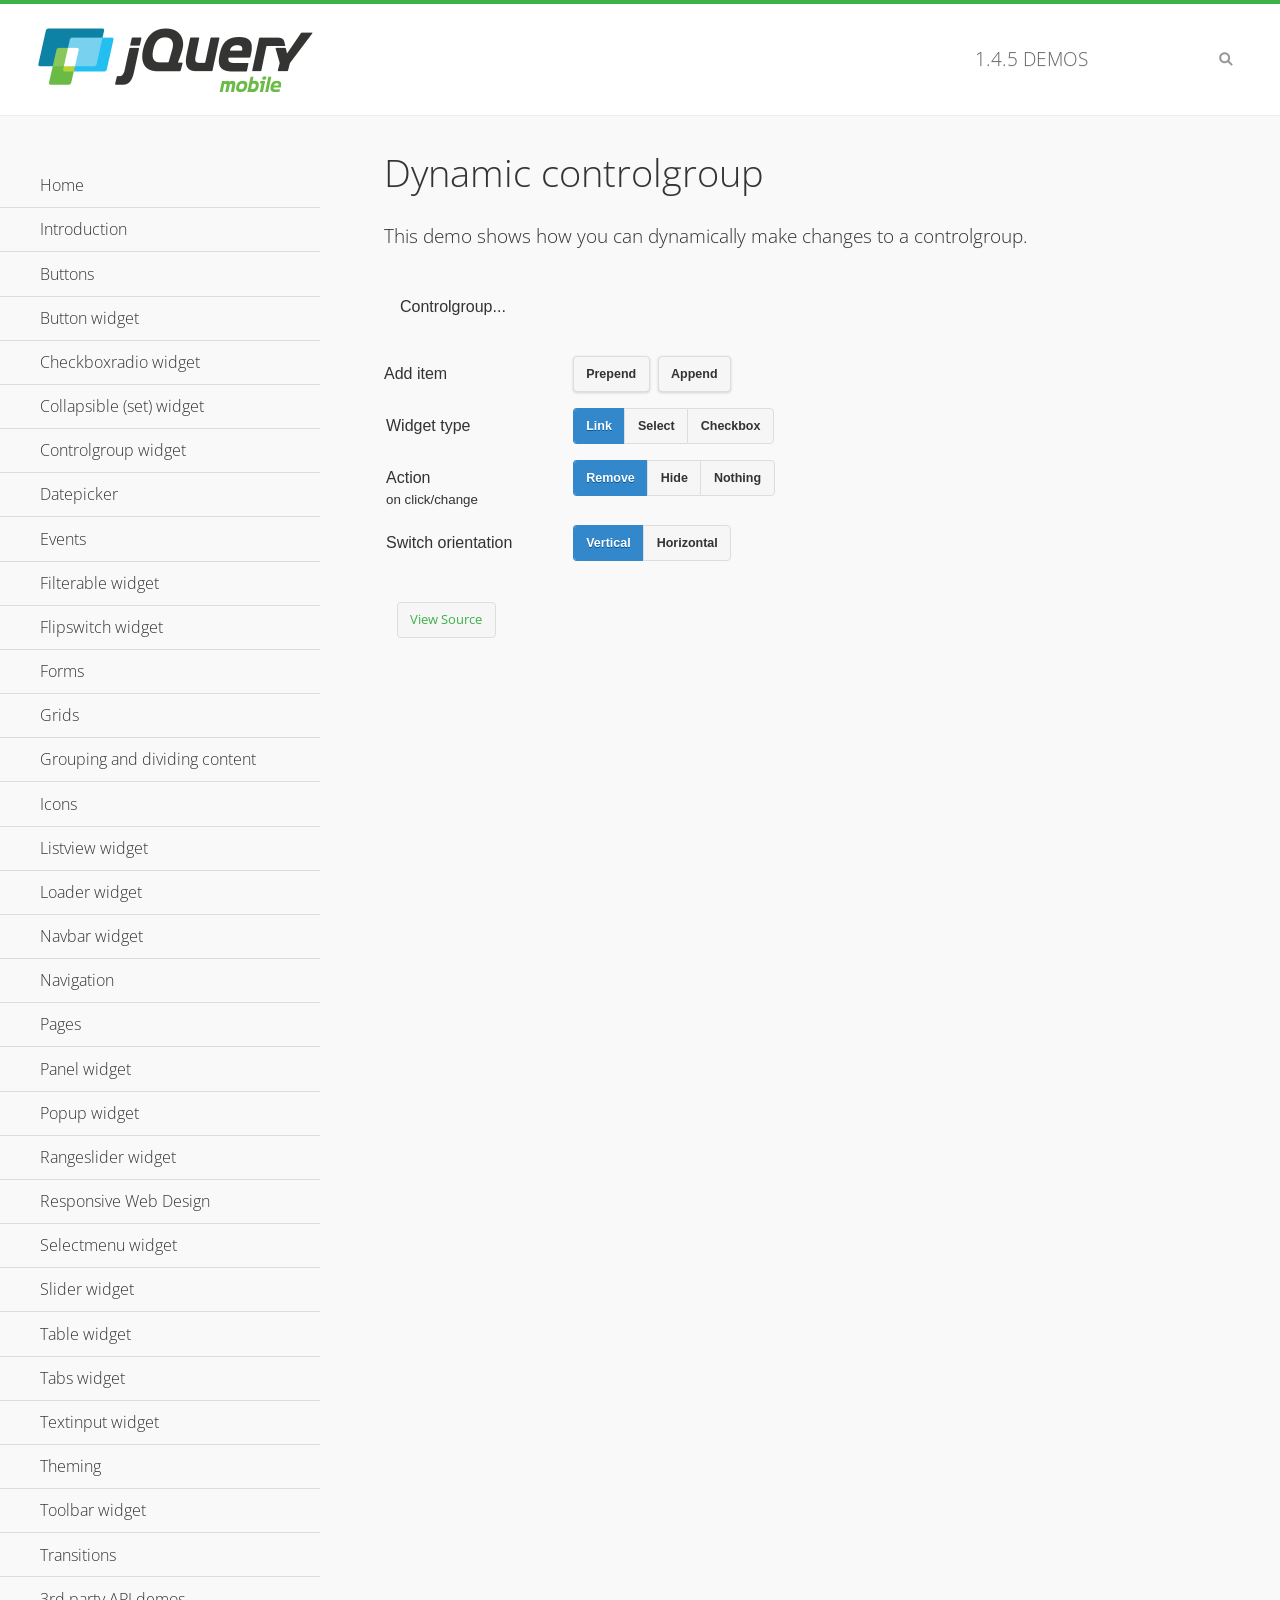
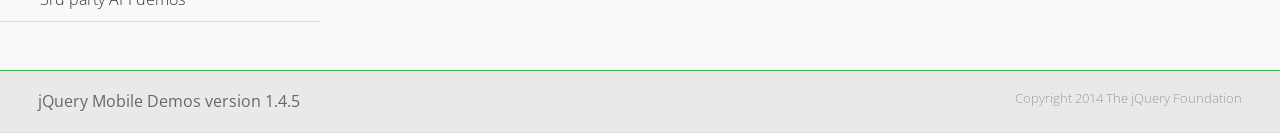
<file: www/js/jquerymobile/1.4.5/demos/controlgroup-dynamic/index.html>
<!DOCTYPE html>
<html>
<head>
	<meta charset="utf-8">
	<meta name="viewport" content="width=device-width, initial-scale=1">
	<title>Dynamic controlgroup - jQuery Mobile Demos</title>
	<link rel="shortcut icon" href="../favicon.ico">
    <link rel="stylesheet" href="http://fonts.googleapis.com/css?family=Open+Sans:300,400,700">
	<link rel="stylesheet" href="../css/themes/default/jquery.mobile-1.4.5.min.css">
	<link rel="stylesheet" href="../_assets/css/jqm-demos.css">
	<script src="../js/jquery.js"></script>
	<script src="../_assets/js/index.js"></script>
	<script src="../js/jquery.mobile-1.4.5.min.js"></script>
	<script>
		( function( $, undefined ) {
			var counter = 0;
			$( document ).bind( "pagecreate", function( e ) {
				$( "#prepend, #append", e.target ).on( "click", function( e ) {
					counter++;

					var widgetType = $( "[name='radio-widget']:checked" ).attr( "id" ),
						group = $( "#my-controlgroup" ),
						$el,
						action = function() {
							var action = $( "[name='radio-action']:checked" ).attr( "id" );
							if ( $( $el[1] ).is( "select" ) && action === "hide" ) {
								$el = $( $el[1] ).parents( ".ui-select" );
							}
							$el[ action ]();
							group.controlgroup( "refresh" );
						};

					if ( widgetType === "link" ) {

						$el = $( "<a href='#'>Link " + counter + "</a>" ).bind( "click", action );
						$( "#my-controlgroup" ).controlgroup( "container" )[ $( this ).attr( "id" ) ]( $el );
						$el.buttonMarkup();

					} else if ( widgetType === "select" ) {

						$el = $( "<label for='widget" + counter + "'>Select " + counter + "</label><select id='widget" + counter + "'><option value='option1'>Select " + counter + "</option><option value='option2'>Select option</option></select>" );
						$( $el[ 1 ] ).bind( "change", action);
						$( "#my-controlgroup" ).controlgroup( "container" )[ $( this ).attr( "id" ) ]( $el );
						$( $el[ 1 ] ).selectmenu();

					} else {

						$el = $( "<label for='widget" + counter + "'>Checkbox " + counter + "</label><input type='checkbox' id='widget" + counter + "'></input>" );
						$( $el[ 1 ] ).bind( "change", action );
						$( "#my-controlgroup" ).controlgroup( "container" )[ $( this ).attr( "id" ) ]( $el );
						$( $el[ 1 ] ).checkboxradio();

					}

					group.controlgroup( "refresh" );
				});

				$( "[name='radio-orientation']" ).bind( "change", function( e ) {
					$( "#my-controlgroup" ).controlgroup( "option", "type", ( $( "#isHorizontal" ).is( ":checked" ) ? "horizontal" : "vertical" ) );
				});
			});
		})( jQuery );
	</script>
</head>
<body>
<div data-role="page" class="jqm-demos">

	<div data-role="header" class="jqm-header">
		<h2><a href="../" title="jQuery Mobile Demos home"><img src="../_assets/img/jquery-logo.png" alt="jQuery Mobile"></a></h2>
		<p><span class="jqm-version"></span> Demos</p>
		<a href="#" class="jqm-navmenu-link ui-btn ui-btn-icon-notext ui-corner-all ui-icon-bars ui-nodisc-icon ui-alt-icon ui-btn-left">Menu</a>
		<a href="#" class="jqm-search-link ui-btn ui-btn-icon-notext ui-corner-all ui-icon-search ui-nodisc-icon ui-alt-icon ui-btn-right">Search</a>
	</div><!-- /header -->

	<div role="main" class="ui-content jqm-content">

        <h1>Dynamic controlgroup</h1>

        <p>This demo shows how you can dynamically make changes to a controlgroup.</p>

        <div data-demo-html="true" data-demo-js="true">

            <form>
            	<div class="ui-body ui-body-d ui-corner-all">
                	<p>Controlgroup...</p>
                	<div data-role="controlgroup" id="my-controlgroup"><!-- items will be injected here --></div>
                </div>
            </form>

            <div class="ui-field-contain">
                <label for="prepend">Add item</label>
                <button id="prepend" data-mini="true" data-inline="true">Prepend</button>
                <label for="append" class="ui-hidden-accessible">Action</label>
                <button id="append" data-mini="true" data-inline="true">Append</button>
            </div>

            <form action="#" method="get">
            	<div class="ui-field-contain">
                    <fieldset data-role="controlgroup" data-type="horizontal" data-mini="true">
                        <legend>Widget type</legend>

                        <input type="radio" name="radio-widget" id="link" value="link" checked="checked">
                        <label for="link">Link</label>

                        <input type="radio" name="radio-widget" id="select" value="select">
                        <label for="select">Select</label>

                        <input type="radio" name="radio-widget" id="checkbox" value="checkbox">
                        <label for="checkbox">Checkbox</label>
                    </fieldset>
            	</div>

            	<div class="ui-field-contain">
                    <fieldset data-role="controlgroup" data-type="horizontal" data-mini="true">
                        <legend>Action<br><small>on click/change</small></legend>

                        <input type="radio" name="radio-action" id="remove" value="remove" checked="checked">
                        <label for="remove">Remove</label>

                        <input type="radio" name="radio-action" id="hide" value="hide">
                        <label for="hide">Hide</label>

                        <input type="radio" name="radio-action" id="width" value="width">
                        <label for="width">Nothing</label>
                    </fieldset>
            	</div>

            	<div class="ui-field-contain">
                    <fieldset data-role="controlgroup" data-type="horizontal" data-mini="true">
                        <legend>Switch orientation</legend>

                        <input type="radio" name="radio-orientation" id="isVertical" value="isVertical" checked="checked">
                        <label for="isVertical">Vertical</label>

                        <input type="radio" name="radio-orientation" id="isHorizontal" value="isHorizontal">
                        <label for="isHorizontal">Horizontal</label>
                    </fieldset>
            	</div>

            </form>

        </div><!--/demo-html -->

	</div><!-- /content -->
	    <div data-role="panel" class="jqm-navmenu-panel" data-position="left" data-display="overlay" data-theme="a">
	    	<ul class="jqm-list ui-alt-icon ui-nodisc-icon">
<li data-filtertext="demos homepage" data-icon="home"><a href=".././">Home</a></li>
<li data-filtertext="introduction overview getting started"><a href="../intro/" data-ajax="false">Introduction</a></li>
<li data-filtertext="buttons button markup buttonmarkup method anchor link button element"><a href="../button-markup/" data-ajax="false">Buttons</a></li>
<li data-filtertext="form button widget input button submit reset"><a href="../button/" data-ajax="false">Button widget</a></li>
<li data-role="collapsible" data-enhanced="true" data-collapsed-icon="carat-d" data-expanded-icon="carat-u" data-iconpos="right" data-inset="false" class="ui-collapsible ui-collapsible-themed-content ui-collapsible-collapsed">
	<h3 class="ui-collapsible-heading ui-collapsible-heading-collapsed">
		<a href="#" class="ui-collapsible-heading-toggle ui-btn ui-btn-icon-right ui-btn-inherit ui-icon-carat-d">
		    Checkboxradio widget<span class="ui-collapsible-heading-status"> click to expand contents</span>
		</a>
	</h3>
	<div class="ui-collapsible-content ui-body-inherit ui-collapsible-content-collapsed" aria-hidden="true">
		<ul>
			<li data-filtertext="form checkboxradio widget checkbox input checkboxes controlgroups"><a href="../checkboxradio-checkbox/" data-ajax="false">Checkboxes</a></li>
			<li data-filtertext="form checkboxradio widget radio input radio buttons controlgroups"><a href="../checkboxradio-radio/" data-ajax="false">Radio buttons</a></li>
		</ul>
	</div>
</li>
<li data-role="collapsible" data-enhanced="true" data-collapsed-icon="carat-d" data-expanded-icon="carat-u" data-iconpos="right" data-inset="false" class="ui-collapsible ui-collapsible-themed-content ui-collapsible-collapsed">
	<h3 class="ui-collapsible-heading ui-collapsible-heading-collapsed">
		<a href="#" class="ui-collapsible-heading-toggle ui-btn ui-btn-icon-right ui-btn-inherit ui-icon-carat-d">
			Collapsible (set) widget<span class="ui-collapsible-heading-status"> click to expand contents</span>
		</a>
	</h3>
	<div class="ui-collapsible-content ui-body-inherit ui-collapsible-content-collapsed" aria-hidden="true">
		<ul>
			<li data-filtertext="collapsibles content formatting"><a href="../collapsible/" data-ajax="false">Collapsible</a></li>
			<li data-filtertext="dynamic collapsible set accordion append expand"><a href="../collapsible-dynamic/" data-ajax="false">Dynamic collapsibles</a></li>
			<li data-filtertext="accordions collapsible set widget content formatting grouped collapsibles"><a href="../collapsibleset/" data-ajax="false">Collapsible set</a></li>
		</ul>
	</div>
</li>
<li data-role="collapsible" data-enhanced="true" data-collapsed-icon="carat-d" data-expanded-icon="carat-u" data-iconpos="right" data-inset="false" class="ui-collapsible ui-collapsible-themed-content ui-collapsible-collapsed">
	<h3 class="ui-collapsible-heading ui-collapsible-heading-collapsed">
		<a href="#" class="ui-collapsible-heading-toggle ui-btn ui-btn-icon-right ui-btn-inherit ui-icon-carat-d">
			Controlgroup widget<span class="ui-collapsible-heading-status"> click to expand contents</span>
		</a>
	</h3>
	<div class="ui-collapsible-content ui-body-inherit ui-collapsible-content-collapsed" aria-hidden="true">
		<ul>
			<li data-filtertext="controlgroups selectmenu checkboxradio input grouped buttons horizontal vertical"><a href="../controlgroup/" data-ajax="false">Controlgroup</a></li>
			<li data-filtertext="dynamic controlgroup dynamically add buttons"><a href="../controlgroup-dynamic/" data-ajax="false">Dynamic controlgroups</a></li>
		</ul>
	</div>
</li>
<li data-filtertext="form datepicker widget date input"><a href="../datepicker/" data-ajax="false">Datepicker</a></li>
<li data-role="collapsible" data-enhanced="true" data-collapsed-icon="carat-d" data-expanded-icon="carat-u" data-iconpos="right" data-inset="false" class="ui-collapsible ui-collapsible-themed-content ui-collapsible-collapsed">
	<h3 class="ui-collapsible-heading ui-collapsible-heading-collapsed">
		<a href="#" class="ui-collapsible-heading-toggle ui-btn ui-btn-icon-right ui-btn-inherit ui-icon-carat-d">
			Events<span class="ui-collapsible-heading-status"> click to expand contents</span>
		</a>
	</h3>
	<div class="ui-collapsible-content ui-body-inherit ui-collapsible-content-collapsed" aria-hidden="true">
		<ul>
			<li data-filtertext="swipe to delete list items listviews swipe events"><a href="../swipe-list/" data-ajax="false">Swipe list items</a></li>
			<li data-filtertext="swipe to navigate swipe page navigation swipe events"><a href="../swipe-page/" data-ajax="false">Swipe page navigation</a></li>
		</ul>
	</div>
</li>
<li data-filtertext="filterable filter elements sorting searching listview table"><a href="../filterable/" data-ajax="false">Filterable widget</a></li>
<li data-filtertext="form flipswitch widget flip toggle switch binary select checkbox input"><a href="../flipswitch/" data-ajax="false">Flipswitch widget</a></li>
<li data-role="collapsible" data-enhanced="true" data-collapsed-icon="carat-d" data-expanded-icon="carat-u" data-iconpos="right" data-inset="false" class="ui-collapsible ui-collapsible-themed-content ui-collapsible-collapsed">
	<h3 class="ui-collapsible-heading ui-collapsible-heading-collapsed">
		<a href="#" class="ui-collapsible-heading-toggle ui-btn ui-btn-icon-right ui-btn-inherit ui-icon-carat-d">
			Forms<span class="ui-collapsible-heading-status"> click to expand contents</span>
		</a>
	</h3>
	<div class="ui-collapsible-content ui-body-inherit ui-collapsible-content-collapsed" aria-hidden="true">
		<ul>
			<li data-filtertext="forms text checkbox radio range button submit reset inputs selects textarea slider flipswitch label form elements"><a href="../forms/" data-ajax="false">Forms</a></li>
			<li data-filtertext="form hide labels hidden accessible ui-hidden-accessible forms"><a href="../forms-label-hidden-accessible/" data-ajax="false">Hide labels</a></li>
			<li data-filtertext="form field containers fieldcontain ui-field-contain forms"><a href="../forms-field-contain/" data-ajax="false">Field containers</a></li>
			<li data-filtertext="forms disabled form elements"><a href="../forms-disabled/" data-ajax="false">Forms disabled</a></li>
			<li data-filtertext="forms gallery examples overview forms text checkbox radio range button submit reset inputs selects textarea slider flipswitch label form elements"><a href="../forms-gallery/" data-ajax="false">Forms gallery</a></li>
		</ul>
	</div>
</li>
<li data-role="collapsible" data-enhanced="true" data-collapsed-icon="carat-d" data-expanded-icon="carat-u" data-iconpos="right" data-inset="false" class="ui-collapsible ui-collapsible-themed-content ui-collapsible-collapsed">
	<h3 class="ui-collapsible-heading ui-collapsible-heading-collapsed">
		<a href="#" class="ui-collapsible-heading-toggle ui-btn ui-btn-icon-right ui-btn-inherit ui-icon-carat-d">
			Grids<span class="ui-collapsible-heading-status"> click to expand contents</span>
		</a>
	</h3>
	<div class="ui-collapsible-content ui-body-inherit ui-collapsible-content-collapsed" aria-hidden="true">
		<ul>
			<li data-filtertext="grids columns blocks content formatting rwd responsive css framework"><a href="../grids/" data-ajax="false">Grids</a></li>
			<li data-filtertext="buttons in grids css framework"><a href="../grids-buttons/" data-ajax="false">Buttons in grids</a></li>
			<li data-filtertext="custom responsive grids rwd css framework"><a href="../grids-custom-responsive/" data-ajax="false">Custom responsive grids</a></li>
		</ul>
	</div>
</li>
<li data-filtertext="blocks content formatting sections heading"><a href="../body-bar-classes/" data-ajax="false">Grouping and dividing content</a></li>
<li data-role="collapsible" data-enhanced="true" data-collapsed-icon="carat-d" data-expanded-icon="carat-u" data-iconpos="right" data-inset="false" class="ui-collapsible ui-collapsible-themed-content ui-collapsible-collapsed">
	<h3 class="ui-collapsible-heading ui-collapsible-heading-collapsed">
		<a href="#" class="ui-collapsible-heading-toggle ui-btn ui-btn-icon-right ui-btn-inherit ui-icon-carat-d">
			Icons<span class="ui-collapsible-heading-status"> click to expand contents</span>
		</a>
	</h3>
	<div class="ui-collapsible-content ui-body-inherit ui-collapsible-content-collapsed" aria-hidden="true">
		<ul>
			<li data-filtertext="button icons svg disc alt custom icon position"><a href="../icons/" data-ajax="false">Icons</a></li>
			<li data-filtertext=""><a href="../icons-grunticon/" data-ajax="false">Grunticon loader</a></li>
		</ul>
	</div>
</li>
<li data-role="collapsible" data-enhanced="true" data-collapsed-icon="carat-d" data-expanded-icon="carat-u" data-iconpos="right" data-inset="false" class="ui-collapsible ui-collapsible-themed-content ui-collapsible-collapsed">
	<h3 class="ui-collapsible-heading ui-collapsible-heading-collapsed">
		<a href="#" class="ui-collapsible-heading-toggle ui-btn ui-btn-icon-right ui-btn-inherit ui-icon-carat-d">
			Listview widget<span class="ui-collapsible-heading-status"> click to expand contents</span>
		</a>
	</h3>
	<div class="ui-collapsible-content ui-body-inherit ui-collapsible-content-collapsed" aria-hidden="true">
		<ul>
			<li data-filtertext="listview widget thumbnails icons nested split button collapsible ul ol"><a href="../listview/" data-ajax="false">Listview</a></li>
			<li data-filtertext="autocomplete filterable reveal listview filtertextbeforefilter placeholder"><a href="../listview-autocomplete/" data-ajax="false">Listview autocomplete</a></li>
			<li data-filtertext="autocomplete filterable reveal listview remote data filtertextbeforefilter placeholder"><a href="../listview-autocomplete-remote/" data-ajax="false">Listview autocomplete remote data</a></li>
			<li data-filtertext="autodividers anchor jump scroll linkbars listview lists ul ol"><a href="../listview-autodividers-linkbar/" data-ajax="false">Listview autodividers linkbar</a></li>
			<li data-filtertext="listview autodividers selector autodividersselector lists ul ol"><a href="../listview-autodividers-selector/" data-ajax="false">Listview autodividers selector</a></li>
			<li data-filtertext="listview nested list items"><a href="../listview-nested-lists/" data-ajax="false">Nested Listviews</a></li>
			<li data-filtertext="listview collapsible list items flat"><a href="../listview-collapsible-item-flat/" data-ajax="false">Listview collapsible list items (flat)</a></li>
			<li data-filtertext="listview collapsible list indented"><a href="../listview-collapsible-item-indented/" data-ajax="false">Listview collapsible list items (indented)</a></li>
			<li data-filtertext="grid listview responsive grids responsive listviews lists ul"><a href="../listview-grid/" data-ajax="false">Listview responsive grid</a></li>
		</ul>
	</div>
</li>
<li data-filtertext="loader widget page loading navigation overlay spinner"><a href="../loader/" data-ajax="false">Loader widget</a></li>
<li data-filtertext="navbar widget navmenu toolbars header footer"><a href="../navbar/" data-ajax="false">Navbar widget</a></li>
<li data-role="collapsible" data-enhanced="true" data-collapsed-icon="carat-d" data-expanded-icon="carat-u" data-iconpos="right" data-inset="false" class="ui-collapsible ui-collapsible-themed-content ui-collapsible-collapsed">
	<h3 class="ui-collapsible-heading ui-collapsible-heading-collapsed">
		<a href="#" class="ui-collapsible-heading-toggle ui-btn ui-btn-icon-right ui-btn-inherit ui-icon-carat-d">
			Navigation<span class="ui-collapsible-heading-status"> click to expand contents</span>
		</a>
	</h3>
	<div class="ui-collapsible-content ui-body-inherit ui-collapsible-content-collapsed" aria-hidden="true">
		<ul>
			<li data-filtertext="ajax navigation navigate widget history event method"><a href="../navigation/" data-ajax="false">Navigation</a></li>
			<li data-filtertext="linking pages page links navigation ajax prefetch cache"><a href="../navigation-linking-pages/" data-ajax="false">Linking pages</a></li>
			<!-- <li data-filtertext="php redirect server redirection server-side navigation"><a href="../navigation-php-redirect/" data-ajax="false">PHP redirect demo</a></li>-->
			<li data-filtertext="navigation redirection hash query"><a href="../navigation-hash-processing/" data-ajax="false">Hash processing demo</a></li>
			<li data-filtertext="navigation redirection hash query"><a href="../page-events/" data-ajax="false">Page Navigation Events</a></li>
		</ul>
	</div>
</li>
<li data-role="collapsible" data-enhanced="true" data-collapsed-icon="carat-d" data-expanded-icon="carat-u" data-iconpos="right" data-inset="false" class="ui-collapsible ui-collapsible-themed-content ui-collapsible-collapsed">
	<h3 class="ui-collapsible-heading ui-collapsible-heading-collapsed">
		<a href="#" class="ui-collapsible-heading-toggle ui-btn ui-btn-icon-right ui-btn-inherit ui-icon-carat-d">
			Pages<span class="ui-collapsible-heading-status"> click to expand contents</span>
		</a>
	</h3>
	<div class="ui-collapsible-content ui-body-inherit ui-collapsible-content-collapsed" aria-hidden="true">
		<ul>
			<li data-filtertext="pages page widget ajax navigation"><a href="../pages/" data-ajax="false">Pages</a></li>
			<li data-filtertext="single page"><a href="../pages-single-page/" data-ajax="false">Single page</a></li>
			<li data-filtertext="multipage multi-page page"><a href="../pages-multi-page/" data-ajax="false">Multi-page template</a></li>
			<li data-filtertext="dialog page widget modal popup"><a href="../pages-dialog/" data-ajax="false">Dialog page</a></li>
		</ul>
	</div>
</li>
<li data-role="collapsible" data-enhanced="true" data-collapsed-icon="carat-d" data-expanded-icon="carat-u" data-iconpos="right" data-inset="false" class="ui-collapsible ui-collapsible-themed-content ui-collapsible-collapsed">
	<h3 class="ui-collapsible-heading ui-collapsible-heading-collapsed">
		<a href="#" class="ui-collapsible-heading-toggle ui-btn ui-btn-icon-right ui-btn-inherit ui-icon-carat-d">
			Panel widget<span class="ui-collapsible-heading-status"> click to expand contents</span>
		</a>
	</h3>
	<div class="ui-collapsible-content ui-body-inherit ui-collapsible-content-collapsed" aria-hidden="true">
		<ul>
			<li data-filtertext="panel widget sliding panels reveal push overlay responsive"><a href="../panel/" data-ajax="false">Panel</a></li>
			<li data-filtertext=""><a href="../panel-external/" data-ajax="false">External panels</a></li>
			<li data-filtertext="panel "><a href="../panel-fixed/" data-ajax="false">Fixed panels</a></li>
			<li data-filtertext="panel slide panels sliding panels shadow rwd responsive breakpoint"><a href="../panel-responsive/" data-ajax="false">Panels responsive</a></li>
			<li data-filtertext="panel custom style custom panel width reveal shadow listview panel styling page background wrapper"><a href="../panel-styling/" data-ajax="false">Custom panel style</a></li>
			<li data-filtertext="panel open on swipe"><a href="../panel-swipe-open/" data-ajax="false">Panel open on swipe</a></li>
			<li data-filtertext="panels outside page internal external toolbars"><a href="../panel-external-internal/" data-ajax="false">Panel external and internal</a></li>
		</ul>
	</div>
</li>
<li data-role="collapsible" data-enhanced="true" data-collapsed-icon="carat-d" data-expanded-icon="carat-u" data-iconpos="right" data-inset="false" class="ui-collapsible ui-collapsible-themed-content ui-collapsible-collapsed">
	<h3 class="ui-collapsible-heading ui-collapsible-heading-collapsed">
		<a href="#" class="ui-collapsible-heading-toggle ui-btn ui-btn-icon-right ui-btn-inherit ui-icon-carat-d">
			Popup widget<span class="ui-collapsible-heading-status"> click to expand contents</span>
		</a>
	</h3>
	<div class="ui-collapsible-content ui-body-inherit ui-collapsible-content-collapsed" aria-hidden="true">
		<ul>
			<li data-filtertext="popup widget popups dialog modal transition tooltip lightbox form overlay screen flip pop fade transition"><a href="../popup/" data-ajax="false">Popup</a></li>
			<li data-filtertext="popup alignment position"><a href="../popup-alignment/" data-ajax="false">Popup alignment</a></li>
			<li data-filtertext="popup arrow size popups popover"><a href="../popup-arrow-size/" data-ajax="false">Popup arrow size</a></li>
			<li data-filtertext="dynamic popups popup images lightbox"><a href="../popup-dynamic/" data-ajax="false">Dynamic popups</a></li>
			<li data-filtertext="popups with iframes scaling"><a href="../popup-iframe/" data-ajax="false">Popups with iframes</a></li>
			<li data-filtertext="popup image scaling"><a href="../popup-image-scaling/" data-ajax="false">Popup image scaling</a></li>
			<li data-filtertext="external popup outside multi-page"><a href="../popup-outside-multipage/" data-ajax="false">Popup outside multi-page</a></li>
		</ul>
	</div>
</li>
<li data-filtertext="form rangeslider widget dual sliders dual handle sliders range input"><a href="../rangeslider/" data-ajax="false">Rangeslider widget</a></li>
<li data-filtertext="responsive web design rwd adaptive progressive enhancement PE accessible mobile breakpoints media query media queries"><a href="../rwd/" data-ajax="false">Responsive Web Design</a></li>
<li data-role="collapsible" data-enhanced="true" data-collapsed-icon="carat-d" data-expanded-icon="carat-u" data-iconpos="right" data-inset="false" class="ui-collapsible ui-collapsible-themed-content ui-collapsible-collapsed">
	<h3 class="ui-collapsible-heading ui-collapsible-heading-collapsed">
		<a href="#" class="ui-collapsible-heading-toggle ui-btn ui-btn-icon-right ui-btn-inherit ui-icon-carat-d">
			Selectmenu widget<span class="ui-collapsible-heading-status"> click to expand contents</span>
		</a>
	</h3>
	<div class="ui-collapsible-content ui-body-inherit ui-collapsible-content-collapsed" aria-hidden="true">
		<ul>
			<li data-filtertext="form selectmenu widget select input custom select menu selects"><a href="../selectmenu/" data-ajax="false">Selectmenu</a></li>
			<li data-filtertext="form custom select menu selectmenu widget custom menu option optgroup multiple selects"><a href="../selectmenu-custom/" data-ajax="false">Custom select menu</a></li>
			<li data-filtertext="filterable select filter popup dialog"><a href="../selectmenu-custom-filter/" data-ajax="false">Custom select menu with filter</a></li>
		</ul>
	</div>
</li>
<li data-role="collapsible" data-enhanced="true" data-collapsed-icon="carat-d" data-expanded-icon="carat-u" data-iconpos="right" data-inset="false" class="ui-collapsible ui-collapsible-themed-content ui-collapsible-collapsed">
	<h3 class="ui-collapsible-heading ui-collapsible-heading-collapsed">
		<a href="#" class="ui-collapsible-heading-toggle ui-btn ui-btn-icon-right ui-btn-inherit ui-icon-carat-d">
			Slider widget<span class="ui-collapsible-heading-status"> click to expand contents</span>
		</a>
	</h3>
	<div class="ui-collapsible-content ui-body-inherit ui-collapsible-content-collapsed" aria-hidden="true">
		<ul>
			<li data-filtertext="form slider widget range input single sliders"><a href="../slider/" data-ajax="false">Slider</a></li>
			<li data-filtertext="form slider widget flipswitch slider binary select flip toggle switch"><a href="../slider-flipswitch/" data-ajax="false">Slider flip toggle switch</a></li>
			<li data-filtertext="form slider tooltip handle value input range sliders"><a href="../slider-tooltip/" data-ajax="false">Slider tooltip</a></li>
		</ul>
	</div>
</li>
<li data-role="collapsible" data-enhanced="true" data-collapsed-icon="carat-d" data-expanded-icon="carat-u" data-iconpos="right" data-inset="false" class="ui-collapsible ui-collapsible-themed-content ui-collapsible-collapsed">
	<h3 class="ui-collapsible-heading ui-collapsible-heading-collapsed">
		<a href="#" class="ui-collapsible-heading-toggle ui-btn ui-btn-icon-right ui-btn-inherit ui-icon-carat-d">
			Table widget<span class="ui-collapsible-heading-status"> click to expand contents</span>
		</a>
	</h3>
	<div class="ui-collapsible-content ui-body-inherit ui-collapsible-content-collapsed" aria-hidden="true">
		<ul>
			<li data-filtertext="table widget reflow column toggle th td responsive tables rwd hide show tabular"><a href="../table-column-toggle/" data-ajax="false">Table Column Toggle</a></li>
			<li data-filtertext="table column toggle phone comparison demo"><a href="../table-column-toggle-example/" data-ajax="false">Table Column Toggle demo</a></li>
			<li data-filtertext="responsive tables table column toggle heading groups rwd breakpoint"><a href="../table-column-toggle-heading-groups/" data-ajax="false">Table Column Toggle heading groups</a></li>
			<li data-filtertext="responsive tables table column toggle hide rwd breakpoint customization options"><a href="../table-column-toggle-options/" data-ajax="false">Table Column Toggle options</a></li>
			<li data-filtertext="table reflow th td responsive rwd columns tabular"><a href="../table-reflow/" data-ajax="false">Table Reflow</a></li>
			<li data-filtertext="responsive tables table reflow heading groups rwd breakpoint"><a href="../table-reflow-heading-groups/" data-ajax="false">Table Reflow heading groups</a></li>
			<li data-filtertext="responsive tables table reflow stripes strokes table style"><a href="../table-reflow-stripes-strokes/" data-ajax="false">Table Reflow stripes and strokes</a></li>
			<li data-filtertext="responsive tables table reflow stack custom styles"><a href="../table-reflow-styling/" data-ajax="false">Table Reflow custom styles</a></li>
		</ul>
	</div>
</li>
<li data-filtertext="ui tabs widget"><a href="../tabs/" data-ajax="false">Tabs widget</a></li>
<li data-filtertext="form textinput widget text input textarea number date time tel email file color password"><a href="../textinput/" data-ajax="false">Textinput widget</a></li>
<li data-role="collapsible" data-enhanced="true" data-collapsed-icon="carat-d" data-expanded-icon="carat-u" data-iconpos="right" data-inset="false" class="ui-collapsible ui-collapsible-themed-content ui-collapsible-collapsed">
	<h3 class="ui-collapsible-heading ui-collapsible-heading-collapsed">
		<a href="#" class="ui-collapsible-heading-toggle ui-btn ui-btn-icon-right ui-btn-inherit ui-icon-carat-d">
			Theming<span class="ui-collapsible-heading-status"> click to expand contents</span>
		</a>
	</h3>
	<div class="ui-collapsible-content ui-body-inherit ui-collapsible-content-collapsed" aria-hidden="true">
		<ul>
			<li data-filtertext="default theme swatches theming style css"><a href="../theme-default/" data-ajax="false">Default theme</a></li>
			<li data-filtertext="classic theme old theme swatches theming style css"><a href="../theme-classic/" data-ajax="false">Classic theme</a></li>
		</ul>
	</div>
</li>
<li data-role="collapsible" data-enhanced="true" data-collapsed-icon="carat-d" data-expanded-icon="carat-u" data-iconpos="right" data-inset="false" class="ui-collapsible ui-collapsible-themed-content ui-collapsible-collapsed">
	<h3 class="ui-collapsible-heading ui-collapsible-heading-collapsed">
		<a href="#" class="ui-collapsible-heading-toggle ui-btn ui-btn-icon-right ui-btn-inherit ui-icon-carat-d">
			Toolbar widget<span class="ui-collapsible-heading-status"> click to expand contents</span>
		</a>
	</h3>
	<div class="ui-collapsible-content ui-body-inherit ui-collapsible-content-collapsed" aria-hidden="true">
		<ul>
			<li data-filtertext="toolbar widget header footer toolbars fixed fullscreen external sections"><a href="../toolbar/" data-ajax="false">Toolbar</a></li>
			<li data-filtertext="dynamic toolbars dynamically add toolbar header footer"><a href="../toolbar-dynamic/" data-ajax="false">Dynamic toolbars</a></li>
			<li data-filtertext="external toolbars header footer"><a href="../toolbar-external/" data-ajax="false">External toolbars</a></li>
			<li data-filtertext="fixed toolbars header footer"><a href="../toolbar-fixed/" data-ajax="false">Fixed toolbars</a></li>
			<li data-filtertext="fixed fullscreen toolbars header footer"><a href="../toolbar-fixed-fullscreen/" data-ajax="false">Fullscreen toolbars</a></li>
			<li data-filtertext="external fixed toolbars header footer"><a href="../toolbar-fixed-external/" data-ajax="false">Fixed external toolbars</a></li>
			<li data-filtertext="external persistent toolbars header footer navbar navmenu"><a href="../toolbar-fixed-persistent/" data-ajax="false">Persistent toolbars</a></li>
			<li data-filtertext="external ajax optimized toolbars persistent toolbars header footer navbar"><a href="../toolbar-fixed-persistent-optimized/" data-ajax="false">Ajax optimized toolbars</a></li>
			<li data-filtertext="form in toolbars header footer"><a href="../toolbar-fixed-forms/" data-ajax="false">Form in toolbar</a></li>
		</ul>
	</div>
</li>
<li data-filtertext="page transitions animated pages popup navigation flip slide fade pop"><a href="../transitions/" data-ajax="false">Transitions</a></li>
<li data-role="collapsible" data-enhanced="true" data-collapsed-icon="carat-d" data-expanded-icon="carat-u" data-iconpos="right" data-inset="false" class="ui-collapsible ui-collapsible-themed-content ui-collapsible-collapsed">
	<h3 class="ui-collapsible-heading ui-collapsible-heading-collapsed">
		<a href="#" class="ui-collapsible-heading-toggle ui-btn ui-btn-icon-right ui-btn-inherit ui-icon-carat-d">
			3rd party API demos<span class="ui-collapsible-heading-status"> click to expand contents</span>
		</a>
	</h3>
	<div class="ui-collapsible-content ui-body-inherit ui-collapsible-content-collapsed" aria-hidden="true">
		<ul>
			<li data-filtertext="backbone requirejs navigation router"><a href="../backbone-requirejs/" data-ajax="false">Backbone RequireJS</a></li>
			<li data-filtertext="google maps geolocation demo"><a href="../map-geolocation/" data-ajax="false">Google Maps geolocation</a></li>
			<li data-filtertext="google maps hybrid"><a href="../map-list-toggle/" data-ajax="false">Google Maps list toggle</a></li>
		</ul>
	</div>
</li>



		     </ul>
		</div><!-- /panel -->


	<div data-role="footer" data-position="fixed" data-tap-toggle="false" class="jqm-footer">
		<p>jQuery Mobile Demos version <span class="jqm-version"></span></p>
		<p>Copyright 2014 The jQuery Foundation</p>
	</div><!-- /footer -->
	<!-- TODO: This should become an external panel so we can add input to markup (unique ID) -->
    <div data-role="panel" class="jqm-search-panel" data-position="right" data-display="overlay" data-theme="a">
		<div class="jqm-search">
			<ul class="jqm-list" data-filter-placeholder="Search demos..." data-filter-reveal="true">
<li data-filtertext="demos homepage" data-icon="home"><a href=".././">Home</a></li>
<li data-filtertext="introduction overview getting started"><a href="../intro/" data-ajax="false">Introduction</a></li>
<li data-filtertext="buttons button markup buttonmarkup method anchor link button element"><a href="../button-markup/" data-ajax="false">Buttons</a></li>
<li data-filtertext="form button widget input button submit reset"><a href="../button/" data-ajax="false">Button widget</a></li>
<li data-role="collapsible" data-enhanced="true" data-collapsed-icon="carat-d" data-expanded-icon="carat-u" data-iconpos="right" data-inset="false" class="ui-collapsible ui-collapsible-themed-content ui-collapsible-collapsed">
	<h3 class="ui-collapsible-heading ui-collapsible-heading-collapsed">
		<a href="#" class="ui-collapsible-heading-toggle ui-btn ui-btn-icon-right ui-btn-inherit ui-icon-carat-d">
		    Checkboxradio widget<span class="ui-collapsible-heading-status"> click to expand contents</span>
		</a>
	</h3>
	<div class="ui-collapsible-content ui-body-inherit ui-collapsible-content-collapsed" aria-hidden="true">
		<ul>
			<li data-filtertext="form checkboxradio widget checkbox input checkboxes controlgroups"><a href="../checkboxradio-checkbox/" data-ajax="false">Checkboxes</a></li>
			<li data-filtertext="form checkboxradio widget radio input radio buttons controlgroups"><a href="../checkboxradio-radio/" data-ajax="false">Radio buttons</a></li>
		</ul>
	</div>
</li>
<li data-role="collapsible" data-enhanced="true" data-collapsed-icon="carat-d" data-expanded-icon="carat-u" data-iconpos="right" data-inset="false" class="ui-collapsible ui-collapsible-themed-content ui-collapsible-collapsed">
	<h3 class="ui-collapsible-heading ui-collapsible-heading-collapsed">
		<a href="#" class="ui-collapsible-heading-toggle ui-btn ui-btn-icon-right ui-btn-inherit ui-icon-carat-d">
			Collapsible (set) widget<span class="ui-collapsible-heading-status"> click to expand contents</span>
		</a>
	</h3>
	<div class="ui-collapsible-content ui-body-inherit ui-collapsible-content-collapsed" aria-hidden="true">
		<ul>
			<li data-filtertext="collapsibles content formatting"><a href="../collapsible/" data-ajax="false">Collapsible</a></li>
			<li data-filtertext="dynamic collapsible set accordion append expand"><a href="../collapsible-dynamic/" data-ajax="false">Dynamic collapsibles</a></li>
			<li data-filtertext="accordions collapsible set widget content formatting grouped collapsibles"><a href="../collapsibleset/" data-ajax="false">Collapsible set</a></li>
		</ul>
	</div>
</li>
<li data-role="collapsible" data-enhanced="true" data-collapsed-icon="carat-d" data-expanded-icon="carat-u" data-iconpos="right" data-inset="false" class="ui-collapsible ui-collapsible-themed-content ui-collapsible-collapsed">
	<h3 class="ui-collapsible-heading ui-collapsible-heading-collapsed">
		<a href="#" class="ui-collapsible-heading-toggle ui-btn ui-btn-icon-right ui-btn-inherit ui-icon-carat-d">
			Controlgroup widget<span class="ui-collapsible-heading-status"> click to expand contents</span>
		</a>
	</h3>
	<div class="ui-collapsible-content ui-body-inherit ui-collapsible-content-collapsed" aria-hidden="true">
		<ul>
			<li data-filtertext="controlgroups selectmenu checkboxradio input grouped buttons horizontal vertical"><a href="../controlgroup/" data-ajax="false">Controlgroup</a></li>
			<li data-filtertext="dynamic controlgroup dynamically add buttons"><a href="../controlgroup-dynamic/" data-ajax="false">Dynamic controlgroups</a></li>
		</ul>
	</div>
</li>
<li data-filtertext="form datepicker widget date input"><a href="../datepicker/" data-ajax="false">Datepicker</a></li>
<li data-role="collapsible" data-enhanced="true" data-collapsed-icon="carat-d" data-expanded-icon="carat-u" data-iconpos="right" data-inset="false" class="ui-collapsible ui-collapsible-themed-content ui-collapsible-collapsed">
	<h3 class="ui-collapsible-heading ui-collapsible-heading-collapsed">
		<a href="#" class="ui-collapsible-heading-toggle ui-btn ui-btn-icon-right ui-btn-inherit ui-icon-carat-d">
			Events<span class="ui-collapsible-heading-status"> click to expand contents</span>
		</a>
	</h3>
	<div class="ui-collapsible-content ui-body-inherit ui-collapsible-content-collapsed" aria-hidden="true">
		<ul>
			<li data-filtertext="swipe to delete list items listviews swipe events"><a href="../swipe-list/" data-ajax="false">Swipe list items</a></li>
			<li data-filtertext="swipe to navigate swipe page navigation swipe events"><a href="../swipe-page/" data-ajax="false">Swipe page navigation</a></li>
		</ul>
	</div>
</li>
<li data-filtertext="filterable filter elements sorting searching listview table"><a href="../filterable/" data-ajax="false">Filterable widget</a></li>
<li data-filtertext="form flipswitch widget flip toggle switch binary select checkbox input"><a href="../flipswitch/" data-ajax="false">Flipswitch widget</a></li>
<li data-role="collapsible" data-enhanced="true" data-collapsed-icon="carat-d" data-expanded-icon="carat-u" data-iconpos="right" data-inset="false" class="ui-collapsible ui-collapsible-themed-content ui-collapsible-collapsed">
	<h3 class="ui-collapsible-heading ui-collapsible-heading-collapsed">
		<a href="#" class="ui-collapsible-heading-toggle ui-btn ui-btn-icon-right ui-btn-inherit ui-icon-carat-d">
			Forms<span class="ui-collapsible-heading-status"> click to expand contents</span>
		</a>
	</h3>
	<div class="ui-collapsible-content ui-body-inherit ui-collapsible-content-collapsed" aria-hidden="true">
		<ul>
			<li data-filtertext="forms text checkbox radio range button submit reset inputs selects textarea slider flipswitch label form elements"><a href="../forms/" data-ajax="false">Forms</a></li>
			<li data-filtertext="form hide labels hidden accessible ui-hidden-accessible forms"><a href="../forms-label-hidden-accessible/" data-ajax="false">Hide labels</a></li>
			<li data-filtertext="form field containers fieldcontain ui-field-contain forms"><a href="../forms-field-contain/" data-ajax="false">Field containers</a></li>
			<li data-filtertext="forms disabled form elements"><a href="../forms-disabled/" data-ajax="false">Forms disabled</a></li>
			<li data-filtertext="forms gallery examples overview forms text checkbox radio range button submit reset inputs selects textarea slider flipswitch label form elements"><a href="../forms-gallery/" data-ajax="false">Forms gallery</a></li>
		</ul>
	</div>
</li>
<li data-role="collapsible" data-enhanced="true" data-collapsed-icon="carat-d" data-expanded-icon="carat-u" data-iconpos="right" data-inset="false" class="ui-collapsible ui-collapsible-themed-content ui-collapsible-collapsed">
	<h3 class="ui-collapsible-heading ui-collapsible-heading-collapsed">
		<a href="#" class="ui-collapsible-heading-toggle ui-btn ui-btn-icon-right ui-btn-inherit ui-icon-carat-d">
			Grids<span class="ui-collapsible-heading-status"> click to expand contents</span>
		</a>
	</h3>
	<div class="ui-collapsible-content ui-body-inherit ui-collapsible-content-collapsed" aria-hidden="true">
		<ul>
			<li data-filtertext="grids columns blocks content formatting rwd responsive css framework"><a href="../grids/" data-ajax="false">Grids</a></li>
			<li data-filtertext="buttons in grids css framework"><a href="../grids-buttons/" data-ajax="false">Buttons in grids</a></li>
			<li data-filtertext="custom responsive grids rwd css framework"><a href="../grids-custom-responsive/" data-ajax="false">Custom responsive grids</a></li>
		</ul>
	</div>
</li>
<li data-filtertext="blocks content formatting sections heading"><a href="../body-bar-classes/" data-ajax="false">Grouping and dividing content</a></li>
<li data-role="collapsible" data-enhanced="true" data-collapsed-icon="carat-d" data-expanded-icon="carat-u" data-iconpos="right" data-inset="false" class="ui-collapsible ui-collapsible-themed-content ui-collapsible-collapsed">
	<h3 class="ui-collapsible-heading ui-collapsible-heading-collapsed">
		<a href="#" class="ui-collapsible-heading-toggle ui-btn ui-btn-icon-right ui-btn-inherit ui-icon-carat-d">
			Icons<span class="ui-collapsible-heading-status"> click to expand contents</span>
		</a>
	</h3>
	<div class="ui-collapsible-content ui-body-inherit ui-collapsible-content-collapsed" aria-hidden="true">
		<ul>
			<li data-filtertext="button icons svg disc alt custom icon position"><a href="../icons/" data-ajax="false">Icons</a></li>
			<li data-filtertext=""><a href="../icons-grunticon/" data-ajax="false">Grunticon loader</a></li>
		</ul>
	</div>
</li>
<li data-role="collapsible" data-enhanced="true" data-collapsed-icon="carat-d" data-expanded-icon="carat-u" data-iconpos="right" data-inset="false" class="ui-collapsible ui-collapsible-themed-content ui-collapsible-collapsed">
	<h3 class="ui-collapsible-heading ui-collapsible-heading-collapsed">
		<a href="#" class="ui-collapsible-heading-toggle ui-btn ui-btn-icon-right ui-btn-inherit ui-icon-carat-d">
			Listview widget<span class="ui-collapsible-heading-status"> click to expand contents</span>
		</a>
	</h3>
	<div class="ui-collapsible-content ui-body-inherit ui-collapsible-content-collapsed" aria-hidden="true">
		<ul>
			<li data-filtertext="listview widget thumbnails icons nested split button collapsible ul ol"><a href="../listview/" data-ajax="false">Listview</a></li>
			<li data-filtertext="autocomplete filterable reveal listview filtertextbeforefilter placeholder"><a href="../listview-autocomplete/" data-ajax="false">Listview autocomplete</a></li>
			<li data-filtertext="autocomplete filterable reveal listview remote data filtertextbeforefilter placeholder"><a href="../listview-autocomplete-remote/" data-ajax="false">Listview autocomplete remote data</a></li>
			<li data-filtertext="autodividers anchor jump scroll linkbars listview lists ul ol"><a href="../listview-autodividers-linkbar/" data-ajax="false">Listview autodividers linkbar</a></li>
			<li data-filtertext="listview autodividers selector autodividersselector lists ul ol"><a href="../listview-autodividers-selector/" data-ajax="false">Listview autodividers selector</a></li>
			<li data-filtertext="listview nested list items"><a href="../listview-nested-lists/" data-ajax="false">Nested Listviews</a></li>
			<li data-filtertext="listview collapsible list items flat"><a href="../listview-collapsible-item-flat/" data-ajax="false">Listview collapsible list items (flat)</a></li>
			<li data-filtertext="listview collapsible list indented"><a href="../listview-collapsible-item-indented/" data-ajax="false">Listview collapsible list items (indented)</a></li>
			<li data-filtertext="grid listview responsive grids responsive listviews lists ul"><a href="../listview-grid/" data-ajax="false">Listview responsive grid</a></li>
		</ul>
	</div>
</li>
<li data-filtertext="loader widget page loading navigation overlay spinner"><a href="../loader/" data-ajax="false">Loader widget</a></li>
<li data-filtertext="navbar widget navmenu toolbars header footer"><a href="../navbar/" data-ajax="false">Navbar widget</a></li>
<li data-role="collapsible" data-enhanced="true" data-collapsed-icon="carat-d" data-expanded-icon="carat-u" data-iconpos="right" data-inset="false" class="ui-collapsible ui-collapsible-themed-content ui-collapsible-collapsed">
	<h3 class="ui-collapsible-heading ui-collapsible-heading-collapsed">
		<a href="#" class="ui-collapsible-heading-toggle ui-btn ui-btn-icon-right ui-btn-inherit ui-icon-carat-d">
			Navigation<span class="ui-collapsible-heading-status"> click to expand contents</span>
		</a>
	</h3>
	<div class="ui-collapsible-content ui-body-inherit ui-collapsible-content-collapsed" aria-hidden="true">
		<ul>
			<li data-filtertext="ajax navigation navigate widget history event method"><a href="../navigation/" data-ajax="false">Navigation</a></li>
			<li data-filtertext="linking pages page links navigation ajax prefetch cache"><a href="../navigation-linking-pages/" data-ajax="false">Linking pages</a></li>
			<!-- <li data-filtertext="php redirect server redirection server-side navigation"><a href="../navigation-php-redirect/" data-ajax="false">PHP redirect demo</a></li>-->
			<li data-filtertext="navigation redirection hash query"><a href="../navigation-hash-processing/" data-ajax="false">Hash processing demo</a></li>
			<li data-filtertext="navigation redirection hash query"><a href="../page-events/" data-ajax="false">Page Navigation Events</a></li>
		</ul>
	</div>
</li>
<li data-role="collapsible" data-enhanced="true" data-collapsed-icon="carat-d" data-expanded-icon="carat-u" data-iconpos="right" data-inset="false" class="ui-collapsible ui-collapsible-themed-content ui-collapsible-collapsed">
	<h3 class="ui-collapsible-heading ui-collapsible-heading-collapsed">
		<a href="#" class="ui-collapsible-heading-toggle ui-btn ui-btn-icon-right ui-btn-inherit ui-icon-carat-d">
			Pages<span class="ui-collapsible-heading-status"> click to expand contents</span>
		</a>
	</h3>
	<div class="ui-collapsible-content ui-body-inherit ui-collapsible-content-collapsed" aria-hidden="true">
		<ul>
			<li data-filtertext="pages page widget ajax navigation"><a href="../pages/" data-ajax="false">Pages</a></li>
			<li data-filtertext="single page"><a href="../pages-single-page/" data-ajax="false">Single page</a></li>
			<li data-filtertext="multipage multi-page page"><a href="../pages-multi-page/" data-ajax="false">Multi-page template</a></li>
			<li data-filtertext="dialog page widget modal popup"><a href="../pages-dialog/" data-ajax="false">Dialog page</a></li>
		</ul>
	</div>
</li>
<li data-role="collapsible" data-enhanced="true" data-collapsed-icon="carat-d" data-expanded-icon="carat-u" data-iconpos="right" data-inset="false" class="ui-collapsible ui-collapsible-themed-content ui-collapsible-collapsed">
	<h3 class="ui-collapsible-heading ui-collapsible-heading-collapsed">
		<a href="#" class="ui-collapsible-heading-toggle ui-btn ui-btn-icon-right ui-btn-inherit ui-icon-carat-d">
			Panel widget<span class="ui-collapsible-heading-status"> click to expand contents</span>
		</a>
	</h3>
	<div class="ui-collapsible-content ui-body-inherit ui-collapsible-content-collapsed" aria-hidden="true">
		<ul>
			<li data-filtertext="panel widget sliding panels reveal push overlay responsive"><a href="../panel/" data-ajax="false">Panel</a></li>
			<li data-filtertext=""><a href="../panel-external/" data-ajax="false">External panels</a></li>
			<li data-filtertext="panel "><a href="../panel-fixed/" data-ajax="false">Fixed panels</a></li>
			<li data-filtertext="panel slide panels sliding panels shadow rwd responsive breakpoint"><a href="../panel-responsive/" data-ajax="false">Panels responsive</a></li>
			<li data-filtertext="panel custom style custom panel width reveal shadow listview panel styling page background wrapper"><a href="../panel-styling/" data-ajax="false">Custom panel style</a></li>
			<li data-filtertext="panel open on swipe"><a href="../panel-swipe-open/" data-ajax="false">Panel open on swipe</a></li>
			<li data-filtertext="panels outside page internal external toolbars"><a href="../panel-external-internal/" data-ajax="false">Panel external and internal</a></li>
		</ul>
	</div>
</li>
<li data-role="collapsible" data-enhanced="true" data-collapsed-icon="carat-d" data-expanded-icon="carat-u" data-iconpos="right" data-inset="false" class="ui-collapsible ui-collapsible-themed-content ui-collapsible-collapsed">
	<h3 class="ui-collapsible-heading ui-collapsible-heading-collapsed">
		<a href="#" class="ui-collapsible-heading-toggle ui-btn ui-btn-icon-right ui-btn-inherit ui-icon-carat-d">
			Popup widget<span class="ui-collapsible-heading-status"> click to expand contents</span>
		</a>
	</h3>
	<div class="ui-collapsible-content ui-body-inherit ui-collapsible-content-collapsed" aria-hidden="true">
		<ul>
			<li data-filtertext="popup widget popups dialog modal transition tooltip lightbox form overlay screen flip pop fade transition"><a href="../popup/" data-ajax="false">Popup</a></li>
			<li data-filtertext="popup alignment position"><a href="../popup-alignment/" data-ajax="false">Popup alignment</a></li>
			<li data-filtertext="popup arrow size popups popover"><a href="../popup-arrow-size/" data-ajax="false">Popup arrow size</a></li>
			<li data-filtertext="dynamic popups popup images lightbox"><a href="../popup-dynamic/" data-ajax="false">Dynamic popups</a></li>
			<li data-filtertext="popups with iframes scaling"><a href="../popup-iframe/" data-ajax="false">Popups with iframes</a></li>
			<li data-filtertext="popup image scaling"><a href="../popup-image-scaling/" data-ajax="false">Popup image scaling</a></li>
			<li data-filtertext="external popup outside multi-page"><a href="../popup-outside-multipage/" data-ajax="false">Popup outside multi-page</a></li>
		</ul>
	</div>
</li>
<li data-filtertext="form rangeslider widget dual sliders dual handle sliders range input"><a href="../rangeslider/" data-ajax="false">Rangeslider widget</a></li>
<li data-filtertext="responsive web design rwd adaptive progressive enhancement PE accessible mobile breakpoints media query media queries"><a href="../rwd/" data-ajax="false">Responsive Web Design</a></li>
<li data-role="collapsible" data-enhanced="true" data-collapsed-icon="carat-d" data-expanded-icon="carat-u" data-iconpos="right" data-inset="false" class="ui-collapsible ui-collapsible-themed-content ui-collapsible-collapsed">
	<h3 class="ui-collapsible-heading ui-collapsible-heading-collapsed">
		<a href="#" class="ui-collapsible-heading-toggle ui-btn ui-btn-icon-right ui-btn-inherit ui-icon-carat-d">
			Selectmenu widget<span class="ui-collapsible-heading-status"> click to expand contents</span>
		</a>
	</h3>
	<div class="ui-collapsible-content ui-body-inherit ui-collapsible-content-collapsed" aria-hidden="true">
		<ul>
			<li data-filtertext="form selectmenu widget select input custom select menu selects"><a href="../selectmenu/" data-ajax="false">Selectmenu</a></li>
			<li data-filtertext="form custom select menu selectmenu widget custom menu option optgroup multiple selects"><a href="../selectmenu-custom/" data-ajax="false">Custom select menu</a></li>
			<li data-filtertext="filterable select filter popup dialog"><a href="../selectmenu-custom-filter/" data-ajax="false">Custom select menu with filter</a></li>
		</ul>
	</div>
</li>
<li data-role="collapsible" data-enhanced="true" data-collapsed-icon="carat-d" data-expanded-icon="carat-u" data-iconpos="right" data-inset="false" class="ui-collapsible ui-collapsible-themed-content ui-collapsible-collapsed">
	<h3 class="ui-collapsible-heading ui-collapsible-heading-collapsed">
		<a href="#" class="ui-collapsible-heading-toggle ui-btn ui-btn-icon-right ui-btn-inherit ui-icon-carat-d">
			Slider widget<span class="ui-collapsible-heading-status"> click to expand contents</span>
		</a>
	</h3>
	<div class="ui-collapsible-content ui-body-inherit ui-collapsible-content-collapsed" aria-hidden="true">
		<ul>
			<li data-filtertext="form slider widget range input single sliders"><a href="../slider/" data-ajax="false">Slider</a></li>
			<li data-filtertext="form slider widget flipswitch slider binary select flip toggle switch"><a href="../slider-flipswitch/" data-ajax="false">Slider flip toggle switch</a></li>
			<li data-filtertext="form slider tooltip handle value input range sliders"><a href="../slider-tooltip/" data-ajax="false">Slider tooltip</a></li>
		</ul>
	</div>
</li>
<li data-role="collapsible" data-enhanced="true" data-collapsed-icon="carat-d" data-expanded-icon="carat-u" data-iconpos="right" data-inset="false" class="ui-collapsible ui-collapsible-themed-content ui-collapsible-collapsed">
	<h3 class="ui-collapsible-heading ui-collapsible-heading-collapsed">
		<a href="#" class="ui-collapsible-heading-toggle ui-btn ui-btn-icon-right ui-btn-inherit ui-icon-carat-d">
			Table widget<span class="ui-collapsible-heading-status"> click to expand contents</span>
		</a>
	</h3>
	<div class="ui-collapsible-content ui-body-inherit ui-collapsible-content-collapsed" aria-hidden="true">
		<ul>
			<li data-filtertext="table widget reflow column toggle th td responsive tables rwd hide show tabular"><a href="../table-column-toggle/" data-ajax="false">Table Column Toggle</a></li>
			<li data-filtertext="table column toggle phone comparison demo"><a href="../table-column-toggle-example/" data-ajax="false">Table Column Toggle demo</a></li>
			<li data-filtertext="responsive tables table column toggle heading groups rwd breakpoint"><a href="../table-column-toggle-heading-groups/" data-ajax="false">Table Column Toggle heading groups</a></li>
			<li data-filtertext="responsive tables table column toggle hide rwd breakpoint customization options"><a href="../table-column-toggle-options/" data-ajax="false">Table Column Toggle options</a></li>
			<li data-filtertext="table reflow th td responsive rwd columns tabular"><a href="../table-reflow/" data-ajax="false">Table Reflow</a></li>
			<li data-filtertext="responsive tables table reflow heading groups rwd breakpoint"><a href="../table-reflow-heading-groups/" data-ajax="false">Table Reflow heading groups</a></li>
			<li data-filtertext="responsive tables table reflow stripes strokes table style"><a href="../table-reflow-stripes-strokes/" data-ajax="false">Table Reflow stripes and strokes</a></li>
			<li data-filtertext="responsive tables table reflow stack custom styles"><a href="../table-reflow-styling/" data-ajax="false">Table Reflow custom styles</a></li>
		</ul>
	</div>
</li>
<li data-filtertext="ui tabs widget"><a href="../tabs/" data-ajax="false">Tabs widget</a></li>
<li data-filtertext="form textinput widget text input textarea number date time tel email file color password"><a href="../textinput/" data-ajax="false">Textinput widget</a></li>
<li data-role="collapsible" data-enhanced="true" data-collapsed-icon="carat-d" data-expanded-icon="carat-u" data-iconpos="right" data-inset="false" class="ui-collapsible ui-collapsible-themed-content ui-collapsible-collapsed">
	<h3 class="ui-collapsible-heading ui-collapsible-heading-collapsed">
		<a href="#" class="ui-collapsible-heading-toggle ui-btn ui-btn-icon-right ui-btn-inherit ui-icon-carat-d">
			Theming<span class="ui-collapsible-heading-status"> click to expand contents</span>
		</a>
	</h3>
	<div class="ui-collapsible-content ui-body-inherit ui-collapsible-content-collapsed" aria-hidden="true">
		<ul>
			<li data-filtertext="default theme swatches theming style css"><a href="../theme-default/" data-ajax="false">Default theme</a></li>
			<li data-filtertext="classic theme old theme swatches theming style css"><a href="../theme-classic/" data-ajax="false">Classic theme</a></li>
		</ul>
	</div>
</li>
<li data-role="collapsible" data-enhanced="true" data-collapsed-icon="carat-d" data-expanded-icon="carat-u" data-iconpos="right" data-inset="false" class="ui-collapsible ui-collapsible-themed-content ui-collapsible-collapsed">
	<h3 class="ui-collapsible-heading ui-collapsible-heading-collapsed">
		<a href="#" class="ui-collapsible-heading-toggle ui-btn ui-btn-icon-right ui-btn-inherit ui-icon-carat-d">
			Toolbar widget<span class="ui-collapsible-heading-status"> click to expand contents</span>
		</a>
	</h3>
	<div class="ui-collapsible-content ui-body-inherit ui-collapsible-content-collapsed" aria-hidden="true">
		<ul>
			<li data-filtertext="toolbar widget header footer toolbars fixed fullscreen external sections"><a href="../toolbar/" data-ajax="false">Toolbar</a></li>
			<li data-filtertext="dynamic toolbars dynamically add toolbar header footer"><a href="../toolbar-dynamic/" data-ajax="false">Dynamic toolbars</a></li>
			<li data-filtertext="external toolbars header footer"><a href="../toolbar-external/" data-ajax="false">External toolbars</a></li>
			<li data-filtertext="fixed toolbars header footer"><a href="../toolbar-fixed/" data-ajax="false">Fixed toolbars</a></li>
			<li data-filtertext="fixed fullscreen toolbars header footer"><a href="../toolbar-fixed-fullscreen/" data-ajax="false">Fullscreen toolbars</a></li>
			<li data-filtertext="external fixed toolbars header footer"><a href="../toolbar-fixed-external/" data-ajax="false">Fixed external toolbars</a></li>
			<li data-filtertext="external persistent toolbars header footer navbar navmenu"><a href="../toolbar-fixed-persistent/" data-ajax="false">Persistent toolbars</a></li>
			<li data-filtertext="external ajax optimized toolbars persistent toolbars header footer navbar"><a href="../toolbar-fixed-persistent-optimized/" data-ajax="false">Ajax optimized toolbars</a></li>
			<li data-filtertext="form in toolbars header footer"><a href="../toolbar-fixed-forms/" data-ajax="false">Form in toolbar</a></li>
		</ul>
	</div>
</li>
<li data-filtertext="page transitions animated pages popup navigation flip slide fade pop"><a href="../transitions/" data-ajax="false">Transitions</a></li>
<li data-role="collapsible" data-enhanced="true" data-collapsed-icon="carat-d" data-expanded-icon="carat-u" data-iconpos="right" data-inset="false" class="ui-collapsible ui-collapsible-themed-content ui-collapsible-collapsed">
	<h3 class="ui-collapsible-heading ui-collapsible-heading-collapsed">
		<a href="#" class="ui-collapsible-heading-toggle ui-btn ui-btn-icon-right ui-btn-inherit ui-icon-carat-d">
			3rd party API demos<span class="ui-collapsible-heading-status"> click to expand contents</span>
		</a>
	</h3>
	<div class="ui-collapsible-content ui-body-inherit ui-collapsible-content-collapsed" aria-hidden="true">
		<ul>
			<li data-filtertext="backbone requirejs navigation router"><a href="../backbone-requirejs/" data-ajax="false">Backbone RequireJS</a></li>
			<li data-filtertext="google maps geolocation demo"><a href="../map-geolocation/" data-ajax="false">Google Maps geolocation</a></li>
			<li data-filtertext="google maps hybrid"><a href="../map-list-toggle/" data-ajax="false">Google Maps list toggle</a></li>
		</ul>
	</div>
</li>



			</ul>
		</div>
	</div><!-- /panel -->


</div><!-- /page -->

</body>
</html>
</file>
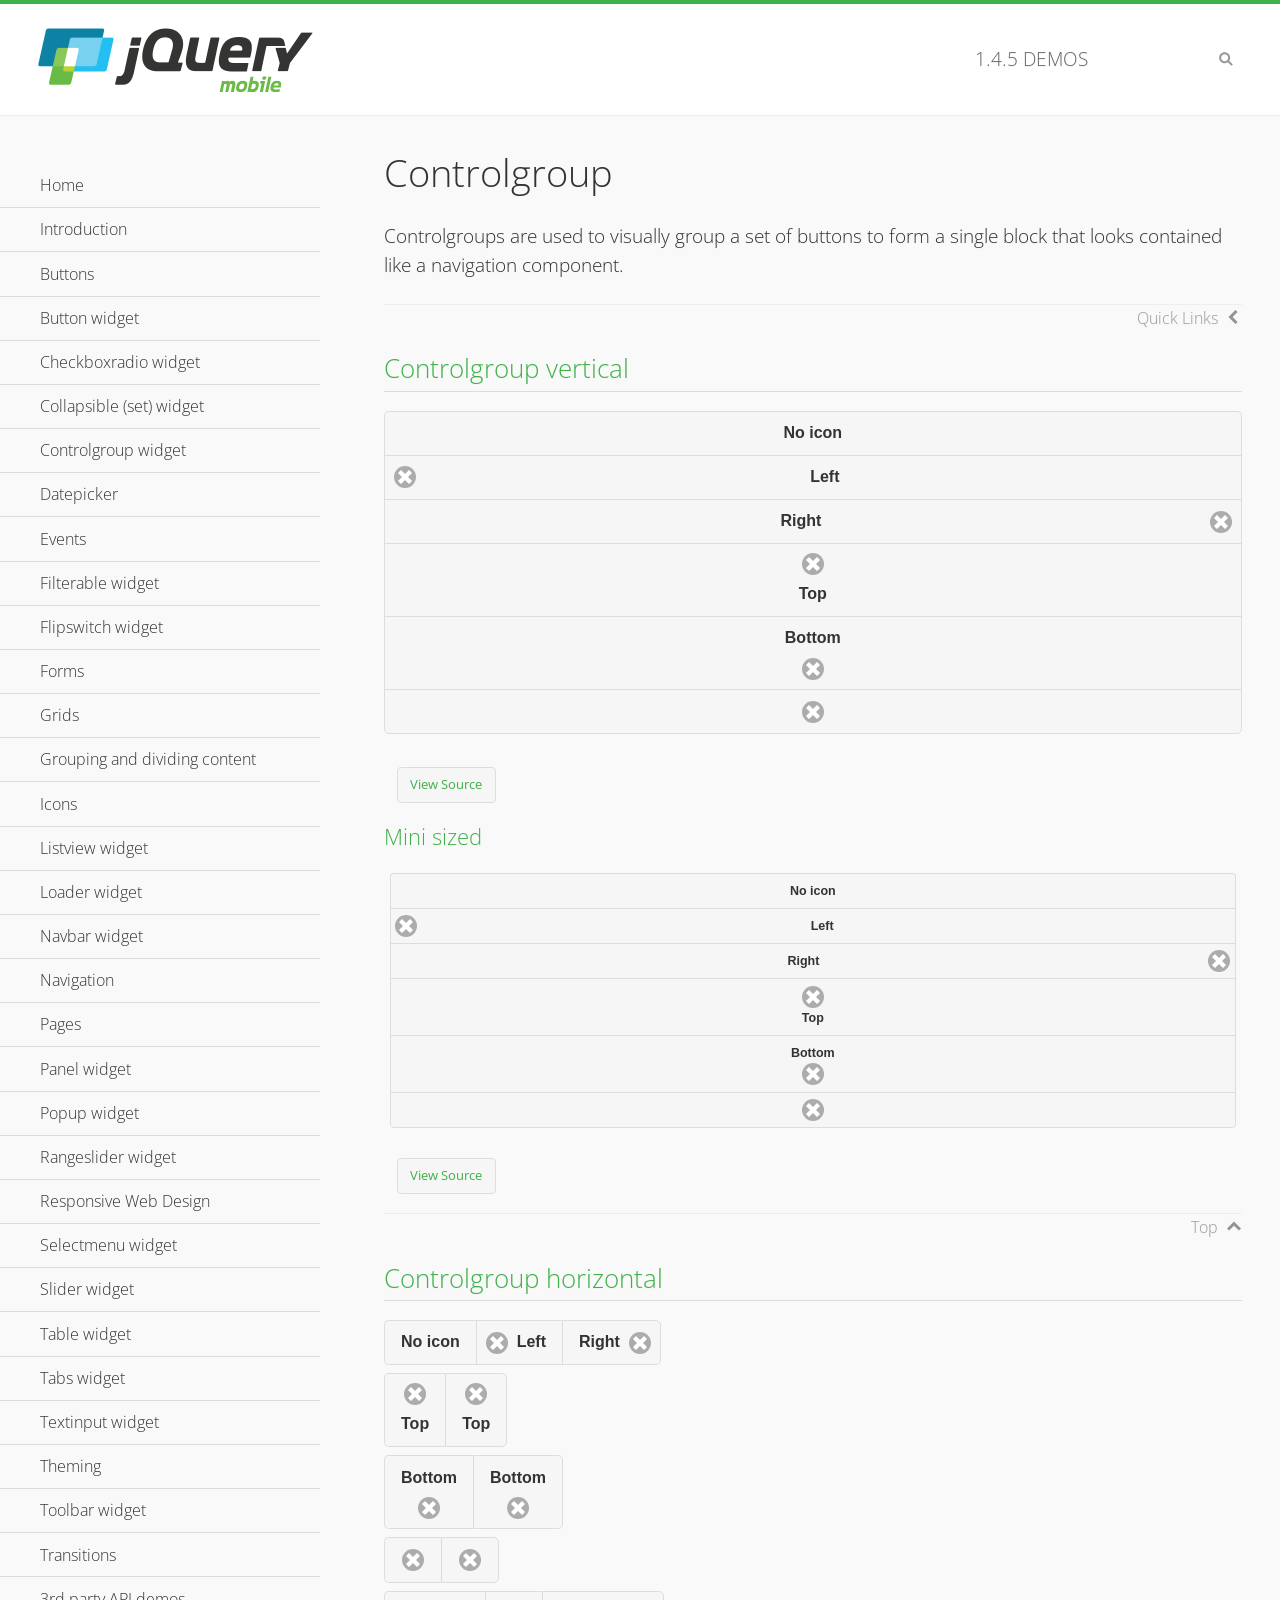
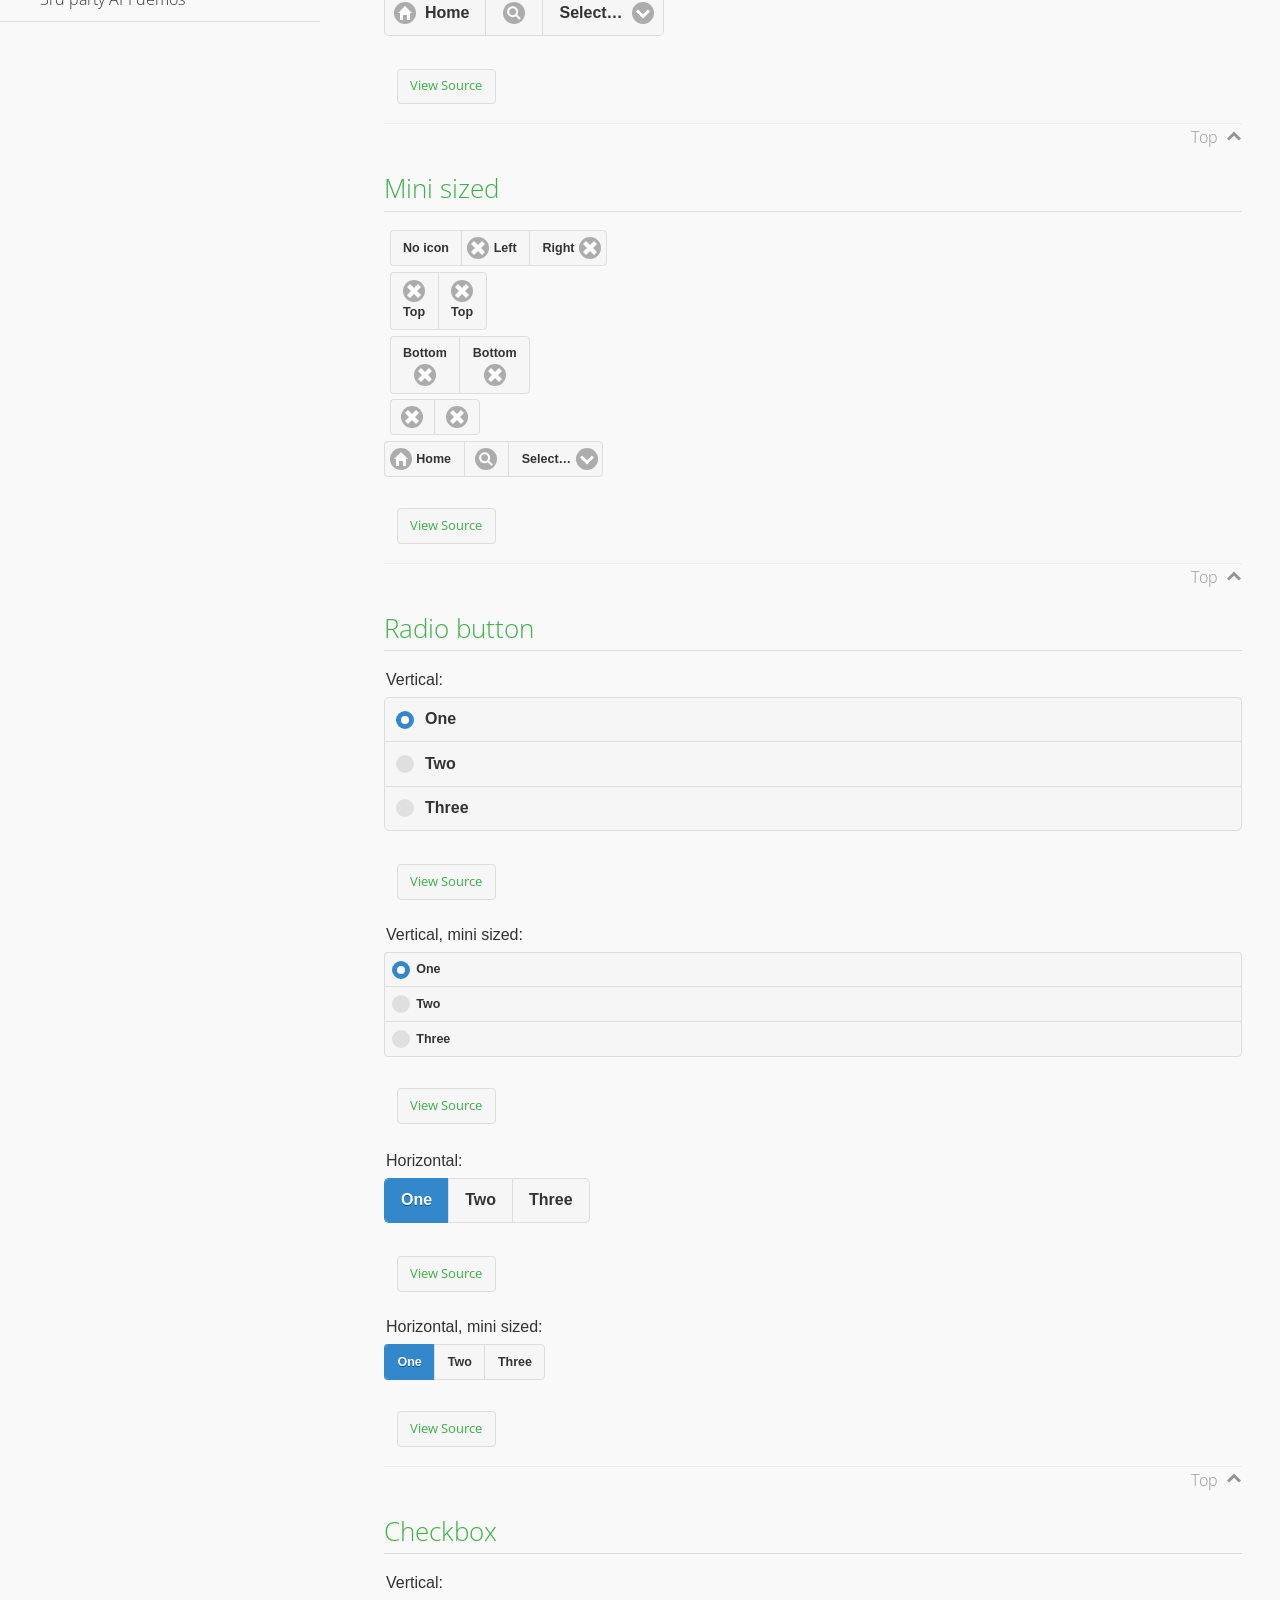
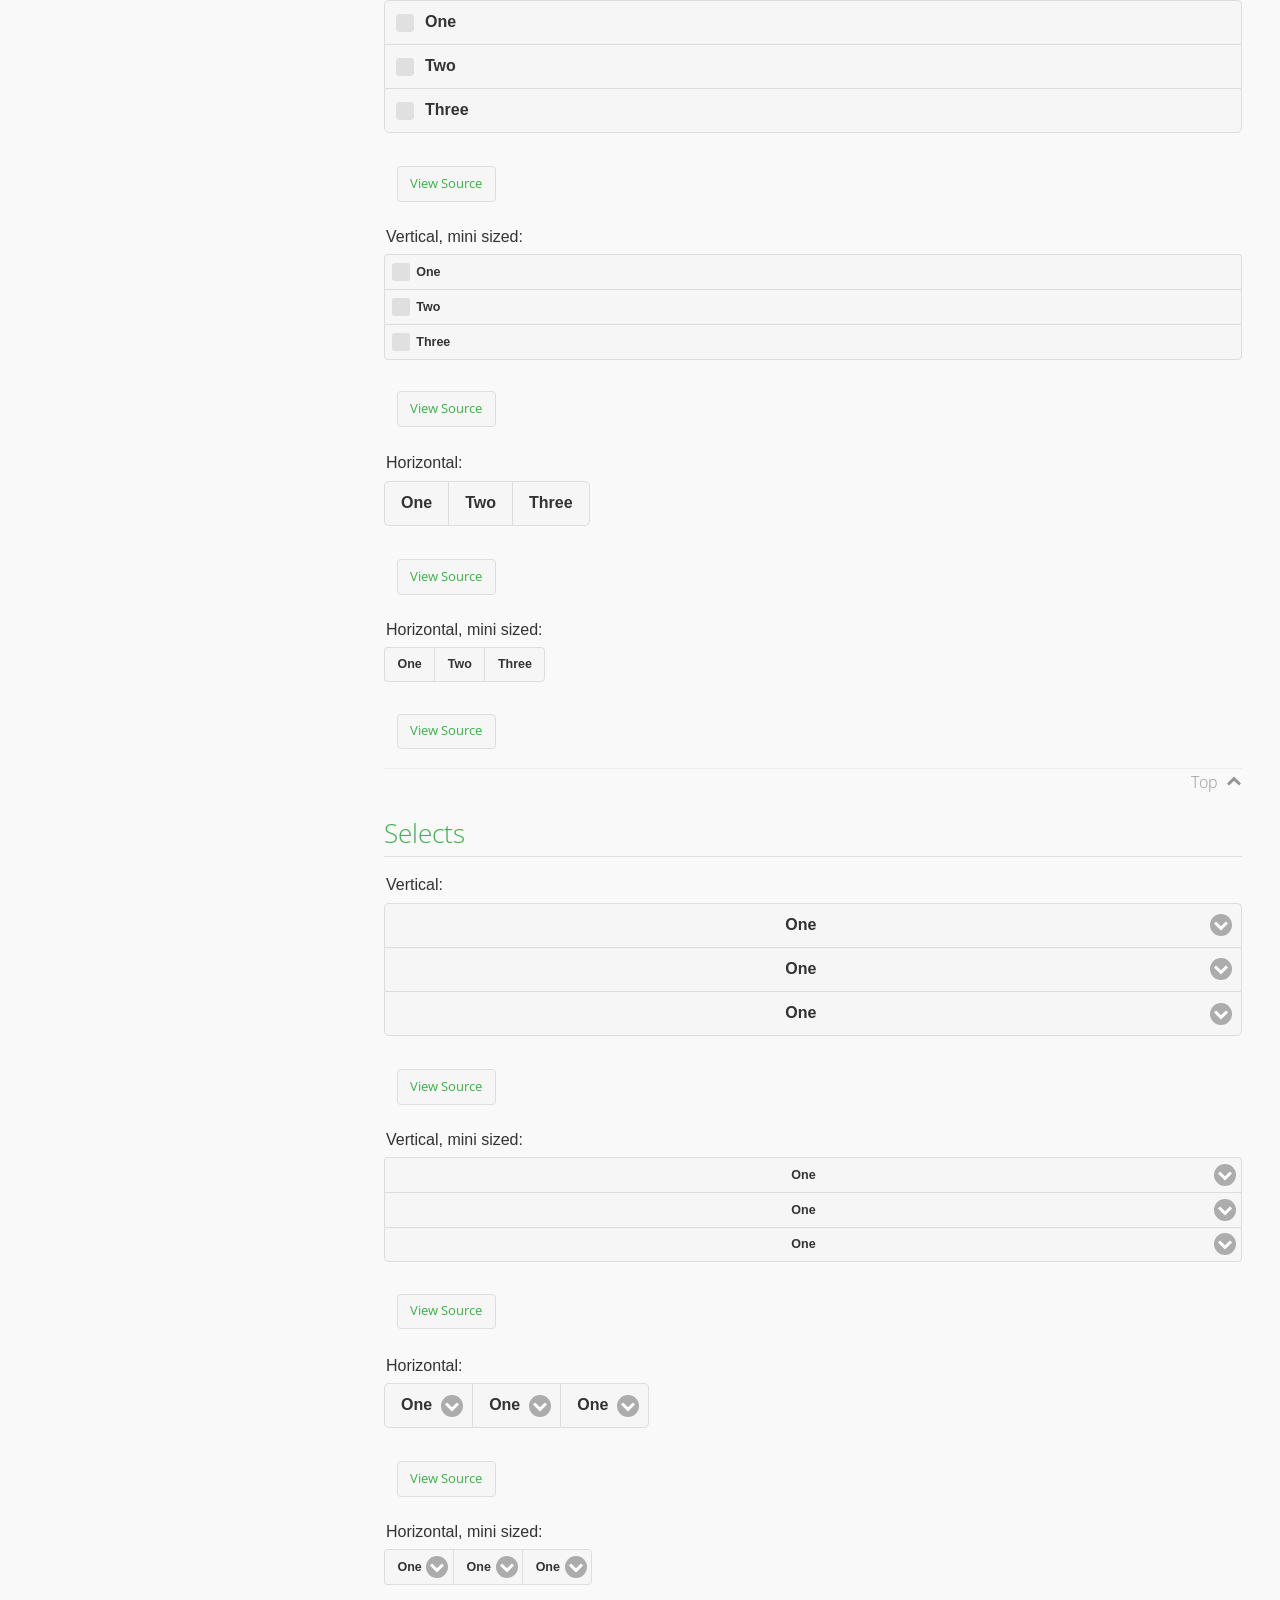
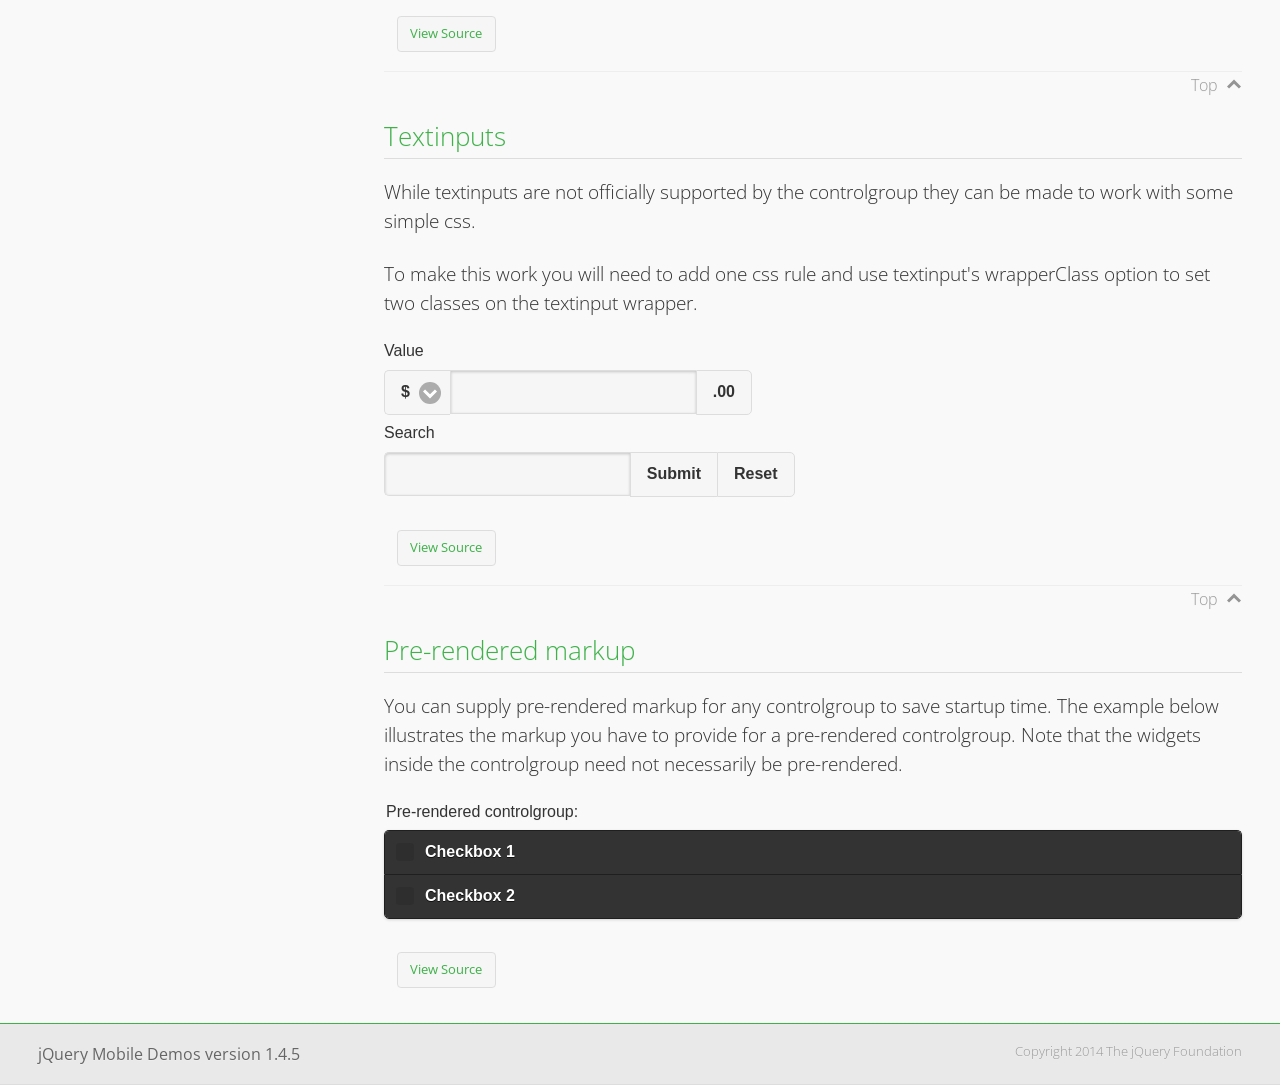
<file: www/js/jquerymobile/1.4.5/demos/controlgroup/index.html>
<!DOCTYPE html>
<html>
<head>
	<meta charset="utf-8">
	<meta name="viewport" content="width=device-width, initial-scale=1">
	<title>Controlgroup - jQuery Mobile Demos</title>
	    <link rel="stylesheet" href="../css/themes/default/jquery.mobile-1.4.5.min.css">
	    <link rel="stylesheet" href="../_assets/css/jqm-demos.css">
	    <link rel="shortcut icon" href="../favicon.ico">
	    <link rel="stylesheet" href="http://fonts.googleapis.com/css?family=Open+Sans:300,400,700">
	    <script src="../js/jquery.js"></script>
	    <script src="../_assets/js/index.js"></script>
	    <script src="../js/jquery.mobile-1.4.5.min.js"></script>
	    <style>
	        #demo-borders .ui-collapsible .ui-collapsible-heading .ui-btn { border-top-width: 1px !important; }
	    </style>
	    <style id="textinput-controlgroup">
			.controlgroup-textinput{
				padding-top:.22em;
				padding-bottom:.22em;
			}
	    </style>
	</head>
	<body>
	<div data-role="page" class="jqm-demos" data-quicklinks="true">

	    <div data-role="header" class="jqm-header">
			<h2><a href="../" title="jQuery Mobile Demos home"><img src="../_assets/img/jquery-logo.png" alt="jQuery Mobile"></a></h2>
		<p><span class="jqm-version"></span> Demos</p>
	        <a href="#" class="jqm-navmenu-link ui-btn ui-btn-icon-notext ui-corner-all ui-icon-bars ui-nodisc-icon ui-alt-icon ui-btn-left">Menu</a>
	        <a href="#" class="jqm-search-link ui-btn ui-btn-icon-notext ui-corner-all ui-icon-search ui-nodisc-icon ui-alt-icon ui-btn-right">Search</a>
		    </div><!-- /header -->

	    <div role="main" class="ui-content jqm-content">

        <h1>Controlgroup</h1>

        <p>Controlgroups are used to visually group a set of buttons to form a single block that looks contained like a navigation component.
        </p>

		<h2>Controlgroup vertical</h2>

			<div data-demo-html="true">
				<div data-role="controlgroup">
					<a href="#" class="ui-btn ui-corner-all">No icon</a>
					<a href="#" class="ui-btn ui-corner-all ui-icon-delete ui-btn-icon-left">Left</a>
					<a href="#" class="ui-btn ui-corner-all ui-icon-delete ui-btn-icon-right">Right</a>
					<a href="#" class="ui-btn ui-corner-all ui-icon-delete ui-btn-icon-top">Top</a>
					<a href="#" class="ui-btn ui-corner-all ui-icon-delete ui-btn-icon-bottom">Bottom</a>
					<a href="#" class="ui-btn ui-corner-all ui-icon-delete ui-btn-icon-notext">Icon only</a>
				</div>
			</div><!--/demo-html -->

			<h3>Mini sized</h3>

			<div data-demo-html="true">
				<div data-role="controlgroup" data-mini="true">
					<a href="#" class="ui-btn ui-corner-all">No icon</a>
					<a href="#" class="ui-btn ui-corner-all ui-icon-delete ui-btn-icon-left">Left</a>
					<a href="#" class="ui-btn ui-corner-all ui-icon-delete ui-btn-icon-right">Right</a>
					<a href="#" class="ui-btn ui-corner-all ui-icon-delete ui-btn-icon-top">Top</a>
					<a href="#" class="ui-btn ui-corner-all ui-icon-delete ui-btn-icon-bottom">Bottom</a>
					<a href="#" class="ui-btn ui-corner-all ui-icon-delete ui-btn-icon-notext">Icon only</a>
				</div>
			</div><!--/demo-html -->

		<h2>Controlgroup horizontal</h2>

			<div data-demo-html="true">
				<div data-role="controlgroup" data-type="horizontal">
					<a href="#" class="ui-btn ui-corner-all">No icon</a>
					<a href="#" class="ui-btn ui-corner-all ui-icon-delete ui-btn-icon-left">Left</a>
					<a href="#" class="ui-btn ui-corner-all ui-icon-delete ui-btn-icon-right">Right</a>
				</div>
				<div data-role="controlgroup" data-type="horizontal">
					<a href="#" class="ui-btn ui-corner-all ui-icon-delete ui-btn-icon-top">Top</a>
					<a href="#" class="ui-btn ui-corner-all ui-icon-delete ui-btn-icon-top">Top</a>
				</div>
				<div data-role="controlgroup" data-type="horizontal">
					<a href="#" class="ui-btn ui-corner-all ui-icon-delete ui-btn-icon-bottom">Bottom</a>
					<a href="#" class="ui-btn ui-corner-all ui-icon-delete ui-btn-icon-bottom">Bottom</a>
				</div>
				<div data-role="controlgroup" data-type="horizontal">
					<a href="#" class="ui-btn ui-corner-all ui-icon-delete ui-btn-icon-notext">Icon only</a>
					<a href="#" class="ui-btn ui-corner-all ui-icon-delete ui-btn-icon-notext">Icon only</a>
				</div>
				<form>
					<fieldset data-role="controlgroup" data-type="horizontal">
						<button data-icon="home">Home</button>
						<button data-icon="search" data-iconpos="notext">Search</button>
						<label for="select-more-1a" class="ui-hidden-accessible">More</label>
						<select name="select-more-1a" id="select-more-1a">
							<option value="">Select&hellip;</option>
							<option value="#">One</option>
							<option value="#">Two</option>
							<option value="#">Three</option>
						</select>
					</fieldset>
				</form>
			</div><!--/demo-html -->

		<h2>Mini sized</h2>

			<div data-demo-html="true">
				<div data-role="controlgroup" data-type="horizontal" data-mini="true">
					<a href="#" class="ui-btn ui-corner-all">No icon</a>
					<a href="#" class="ui-btn ui-corner-all ui-icon-delete ui-btn-icon-left">Left</a>
					<a href="#" class="ui-btn ui-corner-all ui-icon-delete ui-btn-icon-right">Right</a>
				</div>
				<div data-role="controlgroup" data-type="horizontal" data-mini="true">
					<a href="#" class="ui-btn ui-corner-all ui-icon-delete ui-btn-icon-top">Top</a>
					<a href="#" class="ui-btn ui-corner-all ui-icon-delete ui-btn-icon-top">Top</a>
				</div>
				<div data-role="controlgroup" data-type="horizontal" data-mini="true">
					<a href="#" class="ui-btn ui-corner-all ui-icon-delete ui-btn-icon-bottom">Bottom</a>
					<a href="#" class="ui-btn ui-corner-all ui-icon-delete ui-btn-icon-bottom">Bottom</a>
				</div>
				<div data-role="controlgroup" data-type="horizontal" data-mini="true">
					<a href="#" class="ui-btn ui-corner-all ui-icon-delete ui-btn-icon-notext">Icon only</a>
					<a href="#" class="ui-btn ui-corner-all ui-icon-delete ui-btn-icon-notext">Icon only</a>
				</div>
				<form>
					<fieldset data-role="controlgroup" data-type="horizontal" data-mini="true">
						<button data-icon="home">Home</button>
						<button data-icon="search" data-iconpos="notext">Search</button>
						<label for="select-more-2a" class="ui-hidden-accessible">More</label>
						<select name="select-more-2a" id="select-more-2a">
							<option value="">Select&hellip;</option>
							<option value="#">One</option>
							<option value="#">Two</option>
							<option value="#">Three</option>
						</select>
					</fieldset>
				</form>
			</div><!--/demo-html -->

			<h2>Radio button</h2>

				<div data-demo-html="true">
					<form>
					<fieldset data-role="controlgroup">
						<legend>Vertical:</legend>
						<input type="radio" name="radio-choice-v-2" id="radio-choice-v-2a" value="on" checked="checked">
						<label for="radio-choice-v-2a">One</label>
						<input type="radio" name="radio-choice-v-2" id="radio-choice-v-2b" value="off">
						<label for="radio-choice-v-2b">Two</label>
						<input type="radio" name="radio-choice-v-2" id="radio-choice-v-2c" value="other">
						<label for="radio-choice-v-2c">Three</label>
					</fieldset>
					</form>
				</div><!--/demo-html -->

				<div data-demo-html="true">
					<form>
					<fieldset data-role="controlgroup" data-mini="true">
						<legend>Vertical, mini sized:</legend>
						<input type="radio" name="radio-choice-v-6" id="radio-choice-v-6a" value="on" checked="checked">
						<label for="radio-choice-v-6a">One</label>
						<input type="radio" name="radio-choice-v-6" id="radio-choice-v-6b" value="off">
						<label for="radio-choice-v-6b">Two</label>
						<input type="radio" name="radio-choice-v-6" id="radio-choice-v-6c" value="other">
						<label for="radio-choice-v-6c">Three</label>
					</fieldset>
					</form>
				</div><!--/demo-html -->

				<div data-demo-html="true">
					<form>
					<fieldset data-role="controlgroup" data-type="horizontal">
						<legend>Horizontal:</legend>
						<input type="radio" name="radio-choice-h-2" id="radio-choice-h-2a" value="on" checked="checked">
						<label for="radio-choice-h-2a">One</label>
						<input type="radio" name="radio-choice-h-2" id="radio-choice-h-2b" value="off">
						<label for="radio-choice-h-2b">Two</label>
						<input type="radio" name="radio-choice-h-2" id="radio-choice-h-2c" value="other">
						<label for="radio-choice-h-2c">Three</label>
					</fieldset>
					</form>
				</div><!--/demo-html -->

				<div data-demo-html="true">
					<form>
					<fieldset data-role="controlgroup" data-type="horizontal" data-mini="true">
						<legend>Horizontal, mini sized:</legend>
						<input type="radio" name="radio-choice-h-6" id="radio-choice-h-6a" value="on" checked="checked">
						<label for="radio-choice-h-6a">One</label>
						<input type="radio" name="radio-choice-h-6" id="radio-choice-h-6b" value="off">
						<label for="radio-choice-h-6b">Two</label>
						<input type="radio" name="radio-choice-h-6" id="radio-choice-h-6c" value="other">
						<label for="radio-choice-h-6c">Three</label>
					</fieldset>
					</form>
				</div><!--/demo-html -->

			<h2>Checkbox</h2>

				<div data-demo-html="true">
					<form>
					<fieldset data-role="controlgroup">
						<legend>Vertical:</legend>
						<input type="checkbox" name="checkbox-v-2a" id="checkbox-v-2a">
						<label for="checkbox-v-2a">One</label>
						<input type="checkbox" name="checkbox-v-2b" id="checkbox-v-2b">
						<label for="checkbox-v-2b">Two</label>
						<input type="checkbox" name="checkbox-v-2c" id="checkbox-v-2c">
						<label for="checkbox-v-2c">Three</label>
					</fieldset>
					</form>
				</div><!--/demo-html -->

				<div data-demo-html="true">
					<form>
					<fieldset data-role="controlgroup" data-mini="true">
						<legend>Vertical, mini sized:</legend>
						<input type="checkbox" name="checkbox-v-6a" id="checkbox-v-6a">
						<label for="checkbox-v-6a">One</label>
						<input type="checkbox" name="checkbox-v-6b" id="checkbox-v-6b">
						<label for="checkbox-v-6b">Two</label>
						<input type="checkbox" name="checkbox-v-6c" id="checkbox-v-6c">
						<label for="checkbox-v-6c">Three</label>
					</fieldset>
					</form>
				</div><!--/demo-html -->

				<div data-demo-html="true">
					<form>
					<fieldset data-role="controlgroup" data-type="horizontal">
						<legend>Horizontal:</legend>
						<input type="checkbox" name="checkbox-h-2a" id="checkbox-h-2a">
						<label for="checkbox-h-2a">One</label>
						<input type="checkbox" name="checkbox-h-2b" id="checkbox-h-2b">
						<label for="checkbox-h-2b">Two</label>
						<input type="checkbox" name="checkbox-h-2c" id="checkbox-h-2c">
						<label for="checkbox-h-2c">Three</label>
					</fieldset>
					</form>
				</div><!--/demo-html -->

				<div data-demo-html="true">
					<form>
					<fieldset data-role="controlgroup" data-type="horizontal" data-mini="true">
						<legend>Horizontal, mini sized:</legend>
						<input type="checkbox" name="checkbox-h-6a" id="checkbox-h-6a">
						<label for="checkbox-h-6a">One</label>
						<input type="checkbox" name="checkbox-h-6b" id="checkbox-h-6b">
						<label for="checkbox-h-6b">Two</label>
						<input type="checkbox" name="checkbox-h-6c" id="checkbox-h-6c">
						<label for="checkbox-h-6c">Three</label>
					</fieldset>
					</form>
				</div><!--/demo-html -->

			<h2>Selects</h2>

				<div data-demo-html="true">
					<form>
					<fieldset data-role="controlgroup">
						<legend>Vertical:</legend>
						<label for="select-v-2a">Select A</label>
						<select name="select-v-2a" id="select-v-2a">
							<option value="#">One</option>
							<option value="#">Two</option>
							<option value="#">Three</option>
						</select>
						<label for="select-v-2b">Select B</label>
						<select name="select-v-2b" id="select-v-2b">
							<option value="#">One</option>
							<option value="#">Two</option>
							<option value="#">Three</option>
						</select>
						<label for="select-v-2c">Select C</label>
						<select name="select-v-2c" id="select-v-2c">
							<option value="#">One</option>
							<option value="#">Two</option>
							<option value="#">Three</option>
						</select>
					</fieldset>
					</form>
				</div><!--/demo-html -->

				<div data-demo-html="true">
					<form>
					<fieldset data-role="controlgroup" data-mini="true">
						<legend>Vertical, mini sized:</legend>
						<label for="select-v-6a">Select A</label>
						<select name="select-v-6a" id="select-v-6a">
							<option value="#">One</option>
							<option value="#">Two</option>
							<option value="#">Three</option>
						</select>
						<label for="select-v-6b">Select B</label>
						<select name="select-v-6b" id="select-v-6b">
							<option value="#">One</option>
							<option value="#">Two</option>
							<option value="#">Three</option>
						</select>
						<label for="select-v-6c">Select C</label>
						<select name="select-v-6c" id="select-v-6c">
							<option value="#">One</option>
							<option value="#">Two</option>
							<option value="#">Three</option>
						</select>
					</fieldset>
					</form>
				</div><!--/demo-html -->

				<div data-demo-html="true">
					<form>
					<fieldset data-role="controlgroup" data-type="horizontal">
						<legend>Horizontal:</legend>
						<label for="select-h-2a">Select A</label>
						<select name="select-h-2a" id="select-h-2a">
							<option value="#">One</option>
							<option value="#">Two</option>
							<option value="#">Three</option>
						</select>
						<label for="select-h-2b">Select B</label>
						<select name="select-h-2b" id="select-h-2b">
							<option value="#">One</option>
							<option value="#">Two</option>
							<option value="#">Three</option>
						</select>
						<label for="select-h-2c">Select C</label>
						<select name="select-h-2c" id="select-h-2c">
							<option value="#">One</option>
							<option value="#">Two</option>
							<option value="#">Three</option>
						</select>
					</fieldset>
					</form>
				</div><!--/demo-html -->

				<div data-demo-html="true">
					<form>
					<fieldset data-role="controlgroup" data-type="horizontal" data-mini="true">
						<legend>Horizontal, mini sized:</legend>
						<label for="select-h-6a">Select A</label>
						<select name="select-h-6a" id="select-h-6a">
							<option value="#">One</option>
							<option value="#">Two</option>
							<option value="#">Three</option>
						</select>
						<label for="select-h-6b">Select B</label>
						<select name="select-h-6b" id="select-h-6b">
							<option value="#">One</option>
							<option value="#">Two</option>
							<option value="#">Three</option>
						</select>
						<label for="select-h-6c">Select C</label>
						<select name="select-h-6c" id="select-h-6c">
							<option value="#">One</option>
							<option value="#">Two</option>
							<option value="#">Three</option>
						</select>
					</fieldset>
					</form>
				</div><!--/demo-html -->

				<h2>Textinputs</h2>
				<p>While textinputs are not officially supported by the controlgroup they can be made to work with some simple css.</p>
				<p>To make this work you will need to add one css rule and use textinput's wrapperClass option to set two classes on the textinput wrapper.</p>
				<div data-demo-html="true" data-demo-css="#textinput-controlgroup">
					<label for="currency-controlgroup">Value</label>
					<div data-role="controlgroup" data-type="horizontal">
						<select>
							<option>$</option>
							<option>€</option>
							<option>£</option>
							<option>¥</option>
							<option>₩</option>
							<option>₹</option>
						</select>
						<input id="currency-controlgroup" type="text" data-wrapper-class="controlgroup-textinput ui-btn">
						<button>.00</button>
					</div>
					<label for="search-control-group">Search</label>
					<div data-role="controlgroup" data-type="horizontal">
						<input type="text" id="search-control-group" data-wrapper-class="controlgroup-textinput ui-btn">
						<button>Submit</button>
						<button>Reset</button>
					</div>
				</div>

		<h2>Pre-rendered markup</h2>
		<p>You can supply pre-rendered markup for any controlgroup to save startup time. The example below illustrates the markup you have to provide for a pre-rendered controlgroup. Note that the widgets inside the controlgroup need not necessarily be pre-rendered.</p>
		<div data-demo-html="true">
			<div data-role="controlgroup" data-enhanced="true" class="ui-controlgroup ui-controlgroup-vertical ui-group-theme-b ui-corner-all">
				<div role="heading" class="ui-controlgroup-label">
					<legend>Pre-rendered controlgroup:</legend>
				</div>
				<div class="ui-controlgroup-controls ui-shadow">
					<label for="pre-rendered-cb-1" class="ui-first-child">Checkbox 1</label>
					<input type="checkbox" id="pre-rendered-cb-1" name="pre-rendered-cb-1" value="1">
					<label for="pre-rendered-cb-2" class="ui-last-child">Checkbox 2</label>
					<input type="checkbox" id="pre-rendered-cb-2" name="pre-rendered-cb-2" value="2">
				</div>
			</div>
		</div>

	</div><!-- /content -->
	    <div data-role="panel" class="jqm-navmenu-panel" data-position="left" data-display="overlay" data-theme="a">
	    	<ul class="jqm-list ui-alt-icon ui-nodisc-icon">
<li data-filtertext="demos homepage" data-icon="home"><a href=".././">Home</a></li>
<li data-filtertext="introduction overview getting started"><a href="../intro/" data-ajax="false">Introduction</a></li>
<li data-filtertext="buttons button markup buttonmarkup method anchor link button element"><a href="../button-markup/" data-ajax="false">Buttons</a></li>
<li data-filtertext="form button widget input button submit reset"><a href="../button/" data-ajax="false">Button widget</a></li>
<li data-role="collapsible" data-enhanced="true" data-collapsed-icon="carat-d" data-expanded-icon="carat-u" data-iconpos="right" data-inset="false" class="ui-collapsible ui-collapsible-themed-content ui-collapsible-collapsed">
	<h3 class="ui-collapsible-heading ui-collapsible-heading-collapsed">
		<a href="#" class="ui-collapsible-heading-toggle ui-btn ui-btn-icon-right ui-btn-inherit ui-icon-carat-d">
		    Checkboxradio widget<span class="ui-collapsible-heading-status"> click to expand contents</span>
		</a>
	</h3>
	<div class="ui-collapsible-content ui-body-inherit ui-collapsible-content-collapsed" aria-hidden="true">
		<ul>
			<li data-filtertext="form checkboxradio widget checkbox input checkboxes controlgroups"><a href="../checkboxradio-checkbox/" data-ajax="false">Checkboxes</a></li>
			<li data-filtertext="form checkboxradio widget radio input radio buttons controlgroups"><a href="../checkboxradio-radio/" data-ajax="false">Radio buttons</a></li>
		</ul>
	</div>
</li>
<li data-role="collapsible" data-enhanced="true" data-collapsed-icon="carat-d" data-expanded-icon="carat-u" data-iconpos="right" data-inset="false" class="ui-collapsible ui-collapsible-themed-content ui-collapsible-collapsed">
	<h3 class="ui-collapsible-heading ui-collapsible-heading-collapsed">
		<a href="#" class="ui-collapsible-heading-toggle ui-btn ui-btn-icon-right ui-btn-inherit ui-icon-carat-d">
			Collapsible (set) widget<span class="ui-collapsible-heading-status"> click to expand contents</span>
		</a>
	</h3>
	<div class="ui-collapsible-content ui-body-inherit ui-collapsible-content-collapsed" aria-hidden="true">
		<ul>
			<li data-filtertext="collapsibles content formatting"><a href="../collapsible/" data-ajax="false">Collapsible</a></li>
			<li data-filtertext="dynamic collapsible set accordion append expand"><a href="../collapsible-dynamic/" data-ajax="false">Dynamic collapsibles</a></li>
			<li data-filtertext="accordions collapsible set widget content formatting grouped collapsibles"><a href="../collapsibleset/" data-ajax="false">Collapsible set</a></li>
		</ul>
	</div>
</li>
<li data-role="collapsible" data-enhanced="true" data-collapsed-icon="carat-d" data-expanded-icon="carat-u" data-iconpos="right" data-inset="false" class="ui-collapsible ui-collapsible-themed-content ui-collapsible-collapsed">
	<h3 class="ui-collapsible-heading ui-collapsible-heading-collapsed">
		<a href="#" class="ui-collapsible-heading-toggle ui-btn ui-btn-icon-right ui-btn-inherit ui-icon-carat-d">
			Controlgroup widget<span class="ui-collapsible-heading-status"> click to expand contents</span>
		</a>
	</h3>
	<div class="ui-collapsible-content ui-body-inherit ui-collapsible-content-collapsed" aria-hidden="true">
		<ul>
			<li data-filtertext="controlgroups selectmenu checkboxradio input grouped buttons horizontal vertical"><a href="../controlgroup/" data-ajax="false">Controlgroup</a></li>
			<li data-filtertext="dynamic controlgroup dynamically add buttons"><a href="../controlgroup-dynamic/" data-ajax="false">Dynamic controlgroups</a></li>
		</ul>
	</div>
</li>
<li data-filtertext="form datepicker widget date input"><a href="../datepicker/" data-ajax="false">Datepicker</a></li>
<li data-role="collapsible" data-enhanced="true" data-collapsed-icon="carat-d" data-expanded-icon="carat-u" data-iconpos="right" data-inset="false" class="ui-collapsible ui-collapsible-themed-content ui-collapsible-collapsed">
	<h3 class="ui-collapsible-heading ui-collapsible-heading-collapsed">
		<a href="#" class="ui-collapsible-heading-toggle ui-btn ui-btn-icon-right ui-btn-inherit ui-icon-carat-d">
			Events<span class="ui-collapsible-heading-status"> click to expand contents</span>
		</a>
	</h3>
	<div class="ui-collapsible-content ui-body-inherit ui-collapsible-content-collapsed" aria-hidden="true">
		<ul>
			<li data-filtertext="swipe to delete list items listviews swipe events"><a href="../swipe-list/" data-ajax="false">Swipe list items</a></li>
			<li data-filtertext="swipe to navigate swipe page navigation swipe events"><a href="../swipe-page/" data-ajax="false">Swipe page navigation</a></li>
		</ul>
	</div>
</li>
<li data-filtertext="filterable filter elements sorting searching listview table"><a href="../filterable/" data-ajax="false">Filterable widget</a></li>
<li data-filtertext="form flipswitch widget flip toggle switch binary select checkbox input"><a href="../flipswitch/" data-ajax="false">Flipswitch widget</a></li>
<li data-role="collapsible" data-enhanced="true" data-collapsed-icon="carat-d" data-expanded-icon="carat-u" data-iconpos="right" data-inset="false" class="ui-collapsible ui-collapsible-themed-content ui-collapsible-collapsed">
	<h3 class="ui-collapsible-heading ui-collapsible-heading-collapsed">
		<a href="#" class="ui-collapsible-heading-toggle ui-btn ui-btn-icon-right ui-btn-inherit ui-icon-carat-d">
			Forms<span class="ui-collapsible-heading-status"> click to expand contents</span>
		</a>
	</h3>
	<div class="ui-collapsible-content ui-body-inherit ui-collapsible-content-collapsed" aria-hidden="true">
		<ul>
			<li data-filtertext="forms text checkbox radio range button submit reset inputs selects textarea slider flipswitch label form elements"><a href="../forms/" data-ajax="false">Forms</a></li>
			<li data-filtertext="form hide labels hidden accessible ui-hidden-accessible forms"><a href="../forms-label-hidden-accessible/" data-ajax="false">Hide labels</a></li>
			<li data-filtertext="form field containers fieldcontain ui-field-contain forms"><a href="../forms-field-contain/" data-ajax="false">Field containers</a></li>
			<li data-filtertext="forms disabled form elements"><a href="../forms-disabled/" data-ajax="false">Forms disabled</a></li>
			<li data-filtertext="forms gallery examples overview forms text checkbox radio range button submit reset inputs selects textarea slider flipswitch label form elements"><a href="../forms-gallery/" data-ajax="false">Forms gallery</a></li>
		</ul>
	</div>
</li>
<li data-role="collapsible" data-enhanced="true" data-collapsed-icon="carat-d" data-expanded-icon="carat-u" data-iconpos="right" data-inset="false" class="ui-collapsible ui-collapsible-themed-content ui-collapsible-collapsed">
	<h3 class="ui-collapsible-heading ui-collapsible-heading-collapsed">
		<a href="#" class="ui-collapsible-heading-toggle ui-btn ui-btn-icon-right ui-btn-inherit ui-icon-carat-d">
			Grids<span class="ui-collapsible-heading-status"> click to expand contents</span>
		</a>
	</h3>
	<div class="ui-collapsible-content ui-body-inherit ui-collapsible-content-collapsed" aria-hidden="true">
		<ul>
			<li data-filtertext="grids columns blocks content formatting rwd responsive css framework"><a href="../grids/" data-ajax="false">Grids</a></li>
			<li data-filtertext="buttons in grids css framework"><a href="../grids-buttons/" data-ajax="false">Buttons in grids</a></li>
			<li data-filtertext="custom responsive grids rwd css framework"><a href="../grids-custom-responsive/" data-ajax="false">Custom responsive grids</a></li>
		</ul>
	</div>
</li>
<li data-filtertext="blocks content formatting sections heading"><a href="../body-bar-classes/" data-ajax="false">Grouping and dividing content</a></li>
<li data-role="collapsible" data-enhanced="true" data-collapsed-icon="carat-d" data-expanded-icon="carat-u" data-iconpos="right" data-inset="false" class="ui-collapsible ui-collapsible-themed-content ui-collapsible-collapsed">
	<h3 class="ui-collapsible-heading ui-collapsible-heading-collapsed">
		<a href="#" class="ui-collapsible-heading-toggle ui-btn ui-btn-icon-right ui-btn-inherit ui-icon-carat-d">
			Icons<span class="ui-collapsible-heading-status"> click to expand contents</span>
		</a>
	</h3>
	<div class="ui-collapsible-content ui-body-inherit ui-collapsible-content-collapsed" aria-hidden="true">
		<ul>
			<li data-filtertext="button icons svg disc alt custom icon position"><a href="../icons/" data-ajax="false">Icons</a></li>
			<li data-filtertext=""><a href="../icons-grunticon/" data-ajax="false">Grunticon loader</a></li>
		</ul>
	</div>
</li>
<li data-role="collapsible" data-enhanced="true" data-collapsed-icon="carat-d" data-expanded-icon="carat-u" data-iconpos="right" data-inset="false" class="ui-collapsible ui-collapsible-themed-content ui-collapsible-collapsed">
	<h3 class="ui-collapsible-heading ui-collapsible-heading-collapsed">
		<a href="#" class="ui-collapsible-heading-toggle ui-btn ui-btn-icon-right ui-btn-inherit ui-icon-carat-d">
			Listview widget<span class="ui-collapsible-heading-status"> click to expand contents</span>
		</a>
	</h3>
	<div class="ui-collapsible-content ui-body-inherit ui-collapsible-content-collapsed" aria-hidden="true">
		<ul>
			<li data-filtertext="listview widget thumbnails icons nested split button collapsible ul ol"><a href="../listview/" data-ajax="false">Listview</a></li>
			<li data-filtertext="autocomplete filterable reveal listview filtertextbeforefilter placeholder"><a href="../listview-autocomplete/" data-ajax="false">Listview autocomplete</a></li>
			<li data-filtertext="autocomplete filterable reveal listview remote data filtertextbeforefilter placeholder"><a href="../listview-autocomplete-remote/" data-ajax="false">Listview autocomplete remote data</a></li>
			<li data-filtertext="autodividers anchor jump scroll linkbars listview lists ul ol"><a href="../listview-autodividers-linkbar/" data-ajax="false">Listview autodividers linkbar</a></li>
			<li data-filtertext="listview autodividers selector autodividersselector lists ul ol"><a href="../listview-autodividers-selector/" data-ajax="false">Listview autodividers selector</a></li>
			<li data-filtertext="listview nested list items"><a href="../listview-nested-lists/" data-ajax="false">Nested Listviews</a></li>
			<li data-filtertext="listview collapsible list items flat"><a href="../listview-collapsible-item-flat/" data-ajax="false">Listview collapsible list items (flat)</a></li>
			<li data-filtertext="listview collapsible list indented"><a href="../listview-collapsible-item-indented/" data-ajax="false">Listview collapsible list items (indented)</a></li>
			<li data-filtertext="grid listview responsive grids responsive listviews lists ul"><a href="../listview-grid/" data-ajax="false">Listview responsive grid</a></li>
		</ul>
	</div>
</li>
<li data-filtertext="loader widget page loading navigation overlay spinner"><a href="../loader/" data-ajax="false">Loader widget</a></li>
<li data-filtertext="navbar widget navmenu toolbars header footer"><a href="../navbar/" data-ajax="false">Navbar widget</a></li>
<li data-role="collapsible" data-enhanced="true" data-collapsed-icon="carat-d" data-expanded-icon="carat-u" data-iconpos="right" data-inset="false" class="ui-collapsible ui-collapsible-themed-content ui-collapsible-collapsed">
	<h3 class="ui-collapsible-heading ui-collapsible-heading-collapsed">
		<a href="#" class="ui-collapsible-heading-toggle ui-btn ui-btn-icon-right ui-btn-inherit ui-icon-carat-d">
			Navigation<span class="ui-collapsible-heading-status"> click to expand contents</span>
		</a>
	</h3>
	<div class="ui-collapsible-content ui-body-inherit ui-collapsible-content-collapsed" aria-hidden="true">
		<ul>
			<li data-filtertext="ajax navigation navigate widget history event method"><a href="../navigation/" data-ajax="false">Navigation</a></li>
			<li data-filtertext="linking pages page links navigation ajax prefetch cache"><a href="../navigation-linking-pages/" data-ajax="false">Linking pages</a></li>
			<!-- <li data-filtertext="php redirect server redirection server-side navigation"><a href="../navigation-php-redirect/" data-ajax="false">PHP redirect demo</a></li>-->
			<li data-filtertext="navigation redirection hash query"><a href="../navigation-hash-processing/" data-ajax="false">Hash processing demo</a></li>
			<li data-filtertext="navigation redirection hash query"><a href="../page-events/" data-ajax="false">Page Navigation Events</a></li>
		</ul>
	</div>
</li>
<li data-role="collapsible" data-enhanced="true" data-collapsed-icon="carat-d" data-expanded-icon="carat-u" data-iconpos="right" data-inset="false" class="ui-collapsible ui-collapsible-themed-content ui-collapsible-collapsed">
	<h3 class="ui-collapsible-heading ui-collapsible-heading-collapsed">
		<a href="#" class="ui-collapsible-heading-toggle ui-btn ui-btn-icon-right ui-btn-inherit ui-icon-carat-d">
			Pages<span class="ui-collapsible-heading-status"> click to expand contents</span>
		</a>
	</h3>
	<div class="ui-collapsible-content ui-body-inherit ui-collapsible-content-collapsed" aria-hidden="true">
		<ul>
			<li data-filtertext="pages page widget ajax navigation"><a href="../pages/" data-ajax="false">Pages</a></li>
			<li data-filtertext="single page"><a href="../pages-single-page/" data-ajax="false">Single page</a></li>
			<li data-filtertext="multipage multi-page page"><a href="../pages-multi-page/" data-ajax="false">Multi-page template</a></li>
			<li data-filtertext="dialog page widget modal popup"><a href="../pages-dialog/" data-ajax="false">Dialog page</a></li>
		</ul>
	</div>
</li>
<li data-role="collapsible" data-enhanced="true" data-collapsed-icon="carat-d" data-expanded-icon="carat-u" data-iconpos="right" data-inset="false" class="ui-collapsible ui-collapsible-themed-content ui-collapsible-collapsed">
	<h3 class="ui-collapsible-heading ui-collapsible-heading-collapsed">
		<a href="#" class="ui-collapsible-heading-toggle ui-btn ui-btn-icon-right ui-btn-inherit ui-icon-carat-d">
			Panel widget<span class="ui-collapsible-heading-status"> click to expand contents</span>
		</a>
	</h3>
	<div class="ui-collapsible-content ui-body-inherit ui-collapsible-content-collapsed" aria-hidden="true">
		<ul>
			<li data-filtertext="panel widget sliding panels reveal push overlay responsive"><a href="../panel/" data-ajax="false">Panel</a></li>
			<li data-filtertext=""><a href="../panel-external/" data-ajax="false">External panels</a></li>
			<li data-filtertext="panel "><a href="../panel-fixed/" data-ajax="false">Fixed panels</a></li>
			<li data-filtertext="panel slide panels sliding panels shadow rwd responsive breakpoint"><a href="../panel-responsive/" data-ajax="false">Panels responsive</a></li>
			<li data-filtertext="panel custom style custom panel width reveal shadow listview panel styling page background wrapper"><a href="../panel-styling/" data-ajax="false">Custom panel style</a></li>
			<li data-filtertext="panel open on swipe"><a href="../panel-swipe-open/" data-ajax="false">Panel open on swipe</a></li>
			<li data-filtertext="panels outside page internal external toolbars"><a href="../panel-external-internal/" data-ajax="false">Panel external and internal</a></li>
		</ul>
	</div>
</li>
<li data-role="collapsible" data-enhanced="true" data-collapsed-icon="carat-d" data-expanded-icon="carat-u" data-iconpos="right" data-inset="false" class="ui-collapsible ui-collapsible-themed-content ui-collapsible-collapsed">
	<h3 class="ui-collapsible-heading ui-collapsible-heading-collapsed">
		<a href="#" class="ui-collapsible-heading-toggle ui-btn ui-btn-icon-right ui-btn-inherit ui-icon-carat-d">
			Popup widget<span class="ui-collapsible-heading-status"> click to expand contents</span>
		</a>
	</h3>
	<div class="ui-collapsible-content ui-body-inherit ui-collapsible-content-collapsed" aria-hidden="true">
		<ul>
			<li data-filtertext="popup widget popups dialog modal transition tooltip lightbox form overlay screen flip pop fade transition"><a href="../popup/" data-ajax="false">Popup</a></li>
			<li data-filtertext="popup alignment position"><a href="../popup-alignment/" data-ajax="false">Popup alignment</a></li>
			<li data-filtertext="popup arrow size popups popover"><a href="../popup-arrow-size/" data-ajax="false">Popup arrow size</a></li>
			<li data-filtertext="dynamic popups popup images lightbox"><a href="../popup-dynamic/" data-ajax="false">Dynamic popups</a></li>
			<li data-filtertext="popups with iframes scaling"><a href="../popup-iframe/" data-ajax="false">Popups with iframes</a></li>
			<li data-filtertext="popup image scaling"><a href="../popup-image-scaling/" data-ajax="false">Popup image scaling</a></li>
			<li data-filtertext="external popup outside multi-page"><a href="../popup-outside-multipage/" data-ajax="false">Popup outside multi-page</a></li>
		</ul>
	</div>
</li>
<li data-filtertext="form rangeslider widget dual sliders dual handle sliders range input"><a href="../rangeslider/" data-ajax="false">Rangeslider widget</a></li>
<li data-filtertext="responsive web design rwd adaptive progressive enhancement PE accessible mobile breakpoints media query media queries"><a href="../rwd/" data-ajax="false">Responsive Web Design</a></li>
<li data-role="collapsible" data-enhanced="true" data-collapsed-icon="carat-d" data-expanded-icon="carat-u" data-iconpos="right" data-inset="false" class="ui-collapsible ui-collapsible-themed-content ui-collapsible-collapsed">
	<h3 class="ui-collapsible-heading ui-collapsible-heading-collapsed">
		<a href="#" class="ui-collapsible-heading-toggle ui-btn ui-btn-icon-right ui-btn-inherit ui-icon-carat-d">
			Selectmenu widget<span class="ui-collapsible-heading-status"> click to expand contents</span>
		</a>
	</h3>
	<div class="ui-collapsible-content ui-body-inherit ui-collapsible-content-collapsed" aria-hidden="true">
		<ul>
			<li data-filtertext="form selectmenu widget select input custom select menu selects"><a href="../selectmenu/" data-ajax="false">Selectmenu</a></li>
			<li data-filtertext="form custom select menu selectmenu widget custom menu option optgroup multiple selects"><a href="../selectmenu-custom/" data-ajax="false">Custom select menu</a></li>
			<li data-filtertext="filterable select filter popup dialog"><a href="../selectmenu-custom-filter/" data-ajax="false">Custom select menu with filter</a></li>
		</ul>
	</div>
</li>
<li data-role="collapsible" data-enhanced="true" data-collapsed-icon="carat-d" data-expanded-icon="carat-u" data-iconpos="right" data-inset="false" class="ui-collapsible ui-collapsible-themed-content ui-collapsible-collapsed">
	<h3 class="ui-collapsible-heading ui-collapsible-heading-collapsed">
		<a href="#" class="ui-collapsible-heading-toggle ui-btn ui-btn-icon-right ui-btn-inherit ui-icon-carat-d">
			Slider widget<span class="ui-collapsible-heading-status"> click to expand contents</span>
		</a>
	</h3>
	<div class="ui-collapsible-content ui-body-inherit ui-collapsible-content-collapsed" aria-hidden="true">
		<ul>
			<li data-filtertext="form slider widget range input single sliders"><a href="../slider/" data-ajax="false">Slider</a></li>
			<li data-filtertext="form slider widget flipswitch slider binary select flip toggle switch"><a href="../slider-flipswitch/" data-ajax="false">Slider flip toggle switch</a></li>
			<li data-filtertext="form slider tooltip handle value input range sliders"><a href="../slider-tooltip/" data-ajax="false">Slider tooltip</a></li>
		</ul>
	</div>
</li>
<li data-role="collapsible" data-enhanced="true" data-collapsed-icon="carat-d" data-expanded-icon="carat-u" data-iconpos="right" data-inset="false" class="ui-collapsible ui-collapsible-themed-content ui-collapsible-collapsed">
	<h3 class="ui-collapsible-heading ui-collapsible-heading-collapsed">
		<a href="#" class="ui-collapsible-heading-toggle ui-btn ui-btn-icon-right ui-btn-inherit ui-icon-carat-d">
			Table widget<span class="ui-collapsible-heading-status"> click to expand contents</span>
		</a>
	</h3>
	<div class="ui-collapsible-content ui-body-inherit ui-collapsible-content-collapsed" aria-hidden="true">
		<ul>
			<li data-filtertext="table widget reflow column toggle th td responsive tables rwd hide show tabular"><a href="../table-column-toggle/" data-ajax="false">Table Column Toggle</a></li>
			<li data-filtertext="table column toggle phone comparison demo"><a href="../table-column-toggle-example/" data-ajax="false">Table Column Toggle demo</a></li>
			<li data-filtertext="responsive tables table column toggle heading groups rwd breakpoint"><a href="../table-column-toggle-heading-groups/" data-ajax="false">Table Column Toggle heading groups</a></li>
			<li data-filtertext="responsive tables table column toggle hide rwd breakpoint customization options"><a href="../table-column-toggle-options/" data-ajax="false">Table Column Toggle options</a></li>
			<li data-filtertext="table reflow th td responsive rwd columns tabular"><a href="../table-reflow/" data-ajax="false">Table Reflow</a></li>
			<li data-filtertext="responsive tables table reflow heading groups rwd breakpoint"><a href="../table-reflow-heading-groups/" data-ajax="false">Table Reflow heading groups</a></li>
			<li data-filtertext="responsive tables table reflow stripes strokes table style"><a href="../table-reflow-stripes-strokes/" data-ajax="false">Table Reflow stripes and strokes</a></li>
			<li data-filtertext="responsive tables table reflow stack custom styles"><a href="../table-reflow-styling/" data-ajax="false">Table Reflow custom styles</a></li>
		</ul>
	</div>
</li>
<li data-filtertext="ui tabs widget"><a href="../tabs/" data-ajax="false">Tabs widget</a></li>
<li data-filtertext="form textinput widget text input textarea number date time tel email file color password"><a href="../textinput/" data-ajax="false">Textinput widget</a></li>
<li data-role="collapsible" data-enhanced="true" data-collapsed-icon="carat-d" data-expanded-icon="carat-u" data-iconpos="right" data-inset="false" class="ui-collapsible ui-collapsible-themed-content ui-collapsible-collapsed">
	<h3 class="ui-collapsible-heading ui-collapsible-heading-collapsed">
		<a href="#" class="ui-collapsible-heading-toggle ui-btn ui-btn-icon-right ui-btn-inherit ui-icon-carat-d">
			Theming<span class="ui-collapsible-heading-status"> click to expand contents</span>
		</a>
	</h3>
	<div class="ui-collapsible-content ui-body-inherit ui-collapsible-content-collapsed" aria-hidden="true">
		<ul>
			<li data-filtertext="default theme swatches theming style css"><a href="../theme-default/" data-ajax="false">Default theme</a></li>
			<li data-filtertext="classic theme old theme swatches theming style css"><a href="../theme-classic/" data-ajax="false">Classic theme</a></li>
		</ul>
	</div>
</li>
<li data-role="collapsible" data-enhanced="true" data-collapsed-icon="carat-d" data-expanded-icon="carat-u" data-iconpos="right" data-inset="false" class="ui-collapsible ui-collapsible-themed-content ui-collapsible-collapsed">
	<h3 class="ui-collapsible-heading ui-collapsible-heading-collapsed">
		<a href="#" class="ui-collapsible-heading-toggle ui-btn ui-btn-icon-right ui-btn-inherit ui-icon-carat-d">
			Toolbar widget<span class="ui-collapsible-heading-status"> click to expand contents</span>
		</a>
	</h3>
	<div class="ui-collapsible-content ui-body-inherit ui-collapsible-content-collapsed" aria-hidden="true">
		<ul>
			<li data-filtertext="toolbar widget header footer toolbars fixed fullscreen external sections"><a href="../toolbar/" data-ajax="false">Toolbar</a></li>
			<li data-filtertext="dynamic toolbars dynamically add toolbar header footer"><a href="../toolbar-dynamic/" data-ajax="false">Dynamic toolbars</a></li>
			<li data-filtertext="external toolbars header footer"><a href="../toolbar-external/" data-ajax="false">External toolbars</a></li>
			<li data-filtertext="fixed toolbars header footer"><a href="../toolbar-fixed/" data-ajax="false">Fixed toolbars</a></li>
			<li data-filtertext="fixed fullscreen toolbars header footer"><a href="../toolbar-fixed-fullscreen/" data-ajax="false">Fullscreen toolbars</a></li>
			<li data-filtertext="external fixed toolbars header footer"><a href="../toolbar-fixed-external/" data-ajax="false">Fixed external toolbars</a></li>
			<li data-filtertext="external persistent toolbars header footer navbar navmenu"><a href="../toolbar-fixed-persistent/" data-ajax="false">Persistent toolbars</a></li>
			<li data-filtertext="external ajax optimized toolbars persistent toolbars header footer navbar"><a href="../toolbar-fixed-persistent-optimized/" data-ajax="false">Ajax optimized toolbars</a></li>
			<li data-filtertext="form in toolbars header footer"><a href="../toolbar-fixed-forms/" data-ajax="false">Form in toolbar</a></li>
		</ul>
	</div>
</li>
<li data-filtertext="page transitions animated pages popup navigation flip slide fade pop"><a href="../transitions/" data-ajax="false">Transitions</a></li>
<li data-role="collapsible" data-enhanced="true" data-collapsed-icon="carat-d" data-expanded-icon="carat-u" data-iconpos="right" data-inset="false" class="ui-collapsible ui-collapsible-themed-content ui-collapsible-collapsed">
	<h3 class="ui-collapsible-heading ui-collapsible-heading-collapsed">
		<a href="#" class="ui-collapsible-heading-toggle ui-btn ui-btn-icon-right ui-btn-inherit ui-icon-carat-d">
			3rd party API demos<span class="ui-collapsible-heading-status"> click to expand contents</span>
		</a>
	</h3>
	<div class="ui-collapsible-content ui-body-inherit ui-collapsible-content-collapsed" aria-hidden="true">
		<ul>
			<li data-filtertext="backbone requirejs navigation router"><a href="../backbone-requirejs/" data-ajax="false">Backbone RequireJS</a></li>
			<li data-filtertext="google maps geolocation demo"><a href="../map-geolocation/" data-ajax="false">Google Maps geolocation</a></li>
			<li data-filtertext="google maps hybrid"><a href="../map-list-toggle/" data-ajax="false">Google Maps list toggle</a></li>
		</ul>
	</div>
</li>



		     </ul>
		</div><!-- /panel -->


	<div data-role="footer" data-position="fixed" data-tap-toggle="false" class="jqm-footer">
		<p>jQuery Mobile Demos version <span class="jqm-version"></span></p>
		<p>Copyright 2014 The jQuery Foundation</p>
	</div><!-- /footer -->
	<!-- TODO: This should become an external panel so we can add input to markup (unique ID) -->
    <div data-role="panel" class="jqm-search-panel" data-position="right" data-display="overlay" data-theme="a">
		<div class="jqm-search">
			<ul class="jqm-list" data-filter-placeholder="Search demos..." data-filter-reveal="true">
<li data-filtertext="demos homepage" data-icon="home"><a href=".././">Home</a></li>
<li data-filtertext="introduction overview getting started"><a href="../intro/" data-ajax="false">Introduction</a></li>
<li data-filtertext="buttons button markup buttonmarkup method anchor link button element"><a href="../button-markup/" data-ajax="false">Buttons</a></li>
<li data-filtertext="form button widget input button submit reset"><a href="../button/" data-ajax="false">Button widget</a></li>
<li data-role="collapsible" data-enhanced="true" data-collapsed-icon="carat-d" data-expanded-icon="carat-u" data-iconpos="right" data-inset="false" class="ui-collapsible ui-collapsible-themed-content ui-collapsible-collapsed">
	<h3 class="ui-collapsible-heading ui-collapsible-heading-collapsed">
		<a href="#" class="ui-collapsible-heading-toggle ui-btn ui-btn-icon-right ui-btn-inherit ui-icon-carat-d">
		    Checkboxradio widget<span class="ui-collapsible-heading-status"> click to expand contents</span>
		</a>
	</h3>
	<div class="ui-collapsible-content ui-body-inherit ui-collapsible-content-collapsed" aria-hidden="true">
		<ul>
			<li data-filtertext="form checkboxradio widget checkbox input checkboxes controlgroups"><a href="../checkboxradio-checkbox/" data-ajax="false">Checkboxes</a></li>
			<li data-filtertext="form checkboxradio widget radio input radio buttons controlgroups"><a href="../checkboxradio-radio/" data-ajax="false">Radio buttons</a></li>
		</ul>
	</div>
</li>
<li data-role="collapsible" data-enhanced="true" data-collapsed-icon="carat-d" data-expanded-icon="carat-u" data-iconpos="right" data-inset="false" class="ui-collapsible ui-collapsible-themed-content ui-collapsible-collapsed">
	<h3 class="ui-collapsible-heading ui-collapsible-heading-collapsed">
		<a href="#" class="ui-collapsible-heading-toggle ui-btn ui-btn-icon-right ui-btn-inherit ui-icon-carat-d">
			Collapsible (set) widget<span class="ui-collapsible-heading-status"> click to expand contents</span>
		</a>
	</h3>
	<div class="ui-collapsible-content ui-body-inherit ui-collapsible-content-collapsed" aria-hidden="true">
		<ul>
			<li data-filtertext="collapsibles content formatting"><a href="../collapsible/" data-ajax="false">Collapsible</a></li>
			<li data-filtertext="dynamic collapsible set accordion append expand"><a href="../collapsible-dynamic/" data-ajax="false">Dynamic collapsibles</a></li>
			<li data-filtertext="accordions collapsible set widget content formatting grouped collapsibles"><a href="../collapsibleset/" data-ajax="false">Collapsible set</a></li>
		</ul>
	</div>
</li>
<li data-role="collapsible" data-enhanced="true" data-collapsed-icon="carat-d" data-expanded-icon="carat-u" data-iconpos="right" data-inset="false" class="ui-collapsible ui-collapsible-themed-content ui-collapsible-collapsed">
	<h3 class="ui-collapsible-heading ui-collapsible-heading-collapsed">
		<a href="#" class="ui-collapsible-heading-toggle ui-btn ui-btn-icon-right ui-btn-inherit ui-icon-carat-d">
			Controlgroup widget<span class="ui-collapsible-heading-status"> click to expand contents</span>
		</a>
	</h3>
	<div class="ui-collapsible-content ui-body-inherit ui-collapsible-content-collapsed" aria-hidden="true">
		<ul>
			<li data-filtertext="controlgroups selectmenu checkboxradio input grouped buttons horizontal vertical"><a href="../controlgroup/" data-ajax="false">Controlgroup</a></li>
			<li data-filtertext="dynamic controlgroup dynamically add buttons"><a href="../controlgroup-dynamic/" data-ajax="false">Dynamic controlgroups</a></li>
		</ul>
	</div>
</li>
<li data-filtertext="form datepicker widget date input"><a href="../datepicker/" data-ajax="false">Datepicker</a></li>
<li data-role="collapsible" data-enhanced="true" data-collapsed-icon="carat-d" data-expanded-icon="carat-u" data-iconpos="right" data-inset="false" class="ui-collapsible ui-collapsible-themed-content ui-collapsible-collapsed">
	<h3 class="ui-collapsible-heading ui-collapsible-heading-collapsed">
		<a href="#" class="ui-collapsible-heading-toggle ui-btn ui-btn-icon-right ui-btn-inherit ui-icon-carat-d">
			Events<span class="ui-collapsible-heading-status"> click to expand contents</span>
		</a>
	</h3>
	<div class="ui-collapsible-content ui-body-inherit ui-collapsible-content-collapsed" aria-hidden="true">
		<ul>
			<li data-filtertext="swipe to delete list items listviews swipe events"><a href="../swipe-list/" data-ajax="false">Swipe list items</a></li>
			<li data-filtertext="swipe to navigate swipe page navigation swipe events"><a href="../swipe-page/" data-ajax="false">Swipe page navigation</a></li>
		</ul>
	</div>
</li>
<li data-filtertext="filterable filter elements sorting searching listview table"><a href="../filterable/" data-ajax="false">Filterable widget</a></li>
<li data-filtertext="form flipswitch widget flip toggle switch binary select checkbox input"><a href="../flipswitch/" data-ajax="false">Flipswitch widget</a></li>
<li data-role="collapsible" data-enhanced="true" data-collapsed-icon="carat-d" data-expanded-icon="carat-u" data-iconpos="right" data-inset="false" class="ui-collapsible ui-collapsible-themed-content ui-collapsible-collapsed">
	<h3 class="ui-collapsible-heading ui-collapsible-heading-collapsed">
		<a href="#" class="ui-collapsible-heading-toggle ui-btn ui-btn-icon-right ui-btn-inherit ui-icon-carat-d">
			Forms<span class="ui-collapsible-heading-status"> click to expand contents</span>
		</a>
	</h3>
	<div class="ui-collapsible-content ui-body-inherit ui-collapsible-content-collapsed" aria-hidden="true">
		<ul>
			<li data-filtertext="forms text checkbox radio range button submit reset inputs selects textarea slider flipswitch label form elements"><a href="../forms/" data-ajax="false">Forms</a></li>
			<li data-filtertext="form hide labels hidden accessible ui-hidden-accessible forms"><a href="../forms-label-hidden-accessible/" data-ajax="false">Hide labels</a></li>
			<li data-filtertext="form field containers fieldcontain ui-field-contain forms"><a href="../forms-field-contain/" data-ajax="false">Field containers</a></li>
			<li data-filtertext="forms disabled form elements"><a href="../forms-disabled/" data-ajax="false">Forms disabled</a></li>
			<li data-filtertext="forms gallery examples overview forms text checkbox radio range button submit reset inputs selects textarea slider flipswitch label form elements"><a href="../forms-gallery/" data-ajax="false">Forms gallery</a></li>
		</ul>
	</div>
</li>
<li data-role="collapsible" data-enhanced="true" data-collapsed-icon="carat-d" data-expanded-icon="carat-u" data-iconpos="right" data-inset="false" class="ui-collapsible ui-collapsible-themed-content ui-collapsible-collapsed">
	<h3 class="ui-collapsible-heading ui-collapsible-heading-collapsed">
		<a href="#" class="ui-collapsible-heading-toggle ui-btn ui-btn-icon-right ui-btn-inherit ui-icon-carat-d">
			Grids<span class="ui-collapsible-heading-status"> click to expand contents</span>
		</a>
	</h3>
	<div class="ui-collapsible-content ui-body-inherit ui-collapsible-content-collapsed" aria-hidden="true">
		<ul>
			<li data-filtertext="grids columns blocks content formatting rwd responsive css framework"><a href="../grids/" data-ajax="false">Grids</a></li>
			<li data-filtertext="buttons in grids css framework"><a href="../grids-buttons/" data-ajax="false">Buttons in grids</a></li>
			<li data-filtertext="custom responsive grids rwd css framework"><a href="../grids-custom-responsive/" data-ajax="false">Custom responsive grids</a></li>
		</ul>
	</div>
</li>
<li data-filtertext="blocks content formatting sections heading"><a href="../body-bar-classes/" data-ajax="false">Grouping and dividing content</a></li>
<li data-role="collapsible" data-enhanced="true" data-collapsed-icon="carat-d" data-expanded-icon="carat-u" data-iconpos="right" data-inset="false" class="ui-collapsible ui-collapsible-themed-content ui-collapsible-collapsed">
	<h3 class="ui-collapsible-heading ui-collapsible-heading-collapsed">
		<a href="#" class="ui-collapsible-heading-toggle ui-btn ui-btn-icon-right ui-btn-inherit ui-icon-carat-d">
			Icons<span class="ui-collapsible-heading-status"> click to expand contents</span>
		</a>
	</h3>
	<div class="ui-collapsible-content ui-body-inherit ui-collapsible-content-collapsed" aria-hidden="true">
		<ul>
			<li data-filtertext="button icons svg disc alt custom icon position"><a href="../icons/" data-ajax="false">Icons</a></li>
			<li data-filtertext=""><a href="../icons-grunticon/" data-ajax="false">Grunticon loader</a></li>
		</ul>
	</div>
</li>
<li data-role="collapsible" data-enhanced="true" data-collapsed-icon="carat-d" data-expanded-icon="carat-u" data-iconpos="right" data-inset="false" class="ui-collapsible ui-collapsible-themed-content ui-collapsible-collapsed">
	<h3 class="ui-collapsible-heading ui-collapsible-heading-collapsed">
		<a href="#" class="ui-collapsible-heading-toggle ui-btn ui-btn-icon-right ui-btn-inherit ui-icon-carat-d">
			Listview widget<span class="ui-collapsible-heading-status"> click to expand contents</span>
		</a>
	</h3>
	<div class="ui-collapsible-content ui-body-inherit ui-collapsible-content-collapsed" aria-hidden="true">
		<ul>
			<li data-filtertext="listview widget thumbnails icons nested split button collapsible ul ol"><a href="../listview/" data-ajax="false">Listview</a></li>
			<li data-filtertext="autocomplete filterable reveal listview filtertextbeforefilter placeholder"><a href="../listview-autocomplete/" data-ajax="false">Listview autocomplete</a></li>
			<li data-filtertext="autocomplete filterable reveal listview remote data filtertextbeforefilter placeholder"><a href="../listview-autocomplete-remote/" data-ajax="false">Listview autocomplete remote data</a></li>
			<li data-filtertext="autodividers anchor jump scroll linkbars listview lists ul ol"><a href="../listview-autodividers-linkbar/" data-ajax="false">Listview autodividers linkbar</a></li>
			<li data-filtertext="listview autodividers selector autodividersselector lists ul ol"><a href="../listview-autodividers-selector/" data-ajax="false">Listview autodividers selector</a></li>
			<li data-filtertext="listview nested list items"><a href="../listview-nested-lists/" data-ajax="false">Nested Listviews</a></li>
			<li data-filtertext="listview collapsible list items flat"><a href="../listview-collapsible-item-flat/" data-ajax="false">Listview collapsible list items (flat)</a></li>
			<li data-filtertext="listview collapsible list indented"><a href="../listview-collapsible-item-indented/" data-ajax="false">Listview collapsible list items (indented)</a></li>
			<li data-filtertext="grid listview responsive grids responsive listviews lists ul"><a href="../listview-grid/" data-ajax="false">Listview responsive grid</a></li>
		</ul>
	</div>
</li>
<li data-filtertext="loader widget page loading navigation overlay spinner"><a href="../loader/" data-ajax="false">Loader widget</a></li>
<li data-filtertext="navbar widget navmenu toolbars header footer"><a href="../navbar/" data-ajax="false">Navbar widget</a></li>
<li data-role="collapsible" data-enhanced="true" data-collapsed-icon="carat-d" data-expanded-icon="carat-u" data-iconpos="right" data-inset="false" class="ui-collapsible ui-collapsible-themed-content ui-collapsible-collapsed">
	<h3 class="ui-collapsible-heading ui-collapsible-heading-collapsed">
		<a href="#" class="ui-collapsible-heading-toggle ui-btn ui-btn-icon-right ui-btn-inherit ui-icon-carat-d">
			Navigation<span class="ui-collapsible-heading-status"> click to expand contents</span>
		</a>
	</h3>
	<div class="ui-collapsible-content ui-body-inherit ui-collapsible-content-collapsed" aria-hidden="true">
		<ul>
			<li data-filtertext="ajax navigation navigate widget history event method"><a href="../navigation/" data-ajax="false">Navigation</a></li>
			<li data-filtertext="linking pages page links navigation ajax prefetch cache"><a href="../navigation-linking-pages/" data-ajax="false">Linking pages</a></li>
			<!-- <li data-filtertext="php redirect server redirection server-side navigation"><a href="../navigation-php-redirect/" data-ajax="false">PHP redirect demo</a></li>-->
			<li data-filtertext="navigation redirection hash query"><a href="../navigation-hash-processing/" data-ajax="false">Hash processing demo</a></li>
			<li data-filtertext="navigation redirection hash query"><a href="../page-events/" data-ajax="false">Page Navigation Events</a></li>
		</ul>
	</div>
</li>
<li data-role="collapsible" data-enhanced="true" data-collapsed-icon="carat-d" data-expanded-icon="carat-u" data-iconpos="right" data-inset="false" class="ui-collapsible ui-collapsible-themed-content ui-collapsible-collapsed">
	<h3 class="ui-collapsible-heading ui-collapsible-heading-collapsed">
		<a href="#" class="ui-collapsible-heading-toggle ui-btn ui-btn-icon-right ui-btn-inherit ui-icon-carat-d">
			Pages<span class="ui-collapsible-heading-status"> click to expand contents</span>
		</a>
	</h3>
	<div class="ui-collapsible-content ui-body-inherit ui-collapsible-content-collapsed" aria-hidden="true">
		<ul>
			<li data-filtertext="pages page widget ajax navigation"><a href="../pages/" data-ajax="false">Pages</a></li>
			<li data-filtertext="single page"><a href="../pages-single-page/" data-ajax="false">Single page</a></li>
			<li data-filtertext="multipage multi-page page"><a href="../pages-multi-page/" data-ajax="false">Multi-page template</a></li>
			<li data-filtertext="dialog page widget modal popup"><a href="../pages-dialog/" data-ajax="false">Dialog page</a></li>
		</ul>
	</div>
</li>
<li data-role="collapsible" data-enhanced="true" data-collapsed-icon="carat-d" data-expanded-icon="carat-u" data-iconpos="right" data-inset="false" class="ui-collapsible ui-collapsible-themed-content ui-collapsible-collapsed">
	<h3 class="ui-collapsible-heading ui-collapsible-heading-collapsed">
		<a href="#" class="ui-collapsible-heading-toggle ui-btn ui-btn-icon-right ui-btn-inherit ui-icon-carat-d">
			Panel widget<span class="ui-collapsible-heading-status"> click to expand contents</span>
		</a>
	</h3>
	<div class="ui-collapsible-content ui-body-inherit ui-collapsible-content-collapsed" aria-hidden="true">
		<ul>
			<li data-filtertext="panel widget sliding panels reveal push overlay responsive"><a href="../panel/" data-ajax="false">Panel</a></li>
			<li data-filtertext=""><a href="../panel-external/" data-ajax="false">External panels</a></li>
			<li data-filtertext="panel "><a href="../panel-fixed/" data-ajax="false">Fixed panels</a></li>
			<li data-filtertext="panel slide panels sliding panels shadow rwd responsive breakpoint"><a href="../panel-responsive/" data-ajax="false">Panels responsive</a></li>
			<li data-filtertext="panel custom style custom panel width reveal shadow listview panel styling page background wrapper"><a href="../panel-styling/" data-ajax="false">Custom panel style</a></li>
			<li data-filtertext="panel open on swipe"><a href="../panel-swipe-open/" data-ajax="false">Panel open on swipe</a></li>
			<li data-filtertext="panels outside page internal external toolbars"><a href="../panel-external-internal/" data-ajax="false">Panel external and internal</a></li>
		</ul>
	</div>
</li>
<li data-role="collapsible" data-enhanced="true" data-collapsed-icon="carat-d" data-expanded-icon="carat-u" data-iconpos="right" data-inset="false" class="ui-collapsible ui-collapsible-themed-content ui-collapsible-collapsed">
	<h3 class="ui-collapsible-heading ui-collapsible-heading-collapsed">
		<a href="#" class="ui-collapsible-heading-toggle ui-btn ui-btn-icon-right ui-btn-inherit ui-icon-carat-d">
			Popup widget<span class="ui-collapsible-heading-status"> click to expand contents</span>
		</a>
	</h3>
	<div class="ui-collapsible-content ui-body-inherit ui-collapsible-content-collapsed" aria-hidden="true">
		<ul>
			<li data-filtertext="popup widget popups dialog modal transition tooltip lightbox form overlay screen flip pop fade transition"><a href="../popup/" data-ajax="false">Popup</a></li>
			<li data-filtertext="popup alignment position"><a href="../popup-alignment/" data-ajax="false">Popup alignment</a></li>
			<li data-filtertext="popup arrow size popups popover"><a href="../popup-arrow-size/" data-ajax="false">Popup arrow size</a></li>
			<li data-filtertext="dynamic popups popup images lightbox"><a href="../popup-dynamic/" data-ajax="false">Dynamic popups</a></li>
			<li data-filtertext="popups with iframes scaling"><a href="../popup-iframe/" data-ajax="false">Popups with iframes</a></li>
			<li data-filtertext="popup image scaling"><a href="../popup-image-scaling/" data-ajax="false">Popup image scaling</a></li>
			<li data-filtertext="external popup outside multi-page"><a href="../popup-outside-multipage/" data-ajax="false">Popup outside multi-page</a></li>
		</ul>
	</div>
</li>
<li data-filtertext="form rangeslider widget dual sliders dual handle sliders range input"><a href="../rangeslider/" data-ajax="false">Rangeslider widget</a></li>
<li data-filtertext="responsive web design rwd adaptive progressive enhancement PE accessible mobile breakpoints media query media queries"><a href="../rwd/" data-ajax="false">Responsive Web Design</a></li>
<li data-role="collapsible" data-enhanced="true" data-collapsed-icon="carat-d" data-expanded-icon="carat-u" data-iconpos="right" data-inset="false" class="ui-collapsible ui-collapsible-themed-content ui-collapsible-collapsed">
	<h3 class="ui-collapsible-heading ui-collapsible-heading-collapsed">
		<a href="#" class="ui-collapsible-heading-toggle ui-btn ui-btn-icon-right ui-btn-inherit ui-icon-carat-d">
			Selectmenu widget<span class="ui-collapsible-heading-status"> click to expand contents</span>
		</a>
	</h3>
	<div class="ui-collapsible-content ui-body-inherit ui-collapsible-content-collapsed" aria-hidden="true">
		<ul>
			<li data-filtertext="form selectmenu widget select input custom select menu selects"><a href="../selectmenu/" data-ajax="false">Selectmenu</a></li>
			<li data-filtertext="form custom select menu selectmenu widget custom menu option optgroup multiple selects"><a href="../selectmenu-custom/" data-ajax="false">Custom select menu</a></li>
			<li data-filtertext="filterable select filter popup dialog"><a href="../selectmenu-custom-filter/" data-ajax="false">Custom select menu with filter</a></li>
		</ul>
	</div>
</li>
<li data-role="collapsible" data-enhanced="true" data-collapsed-icon="carat-d" data-expanded-icon="carat-u" data-iconpos="right" data-inset="false" class="ui-collapsible ui-collapsible-themed-content ui-collapsible-collapsed">
	<h3 class="ui-collapsible-heading ui-collapsible-heading-collapsed">
		<a href="#" class="ui-collapsible-heading-toggle ui-btn ui-btn-icon-right ui-btn-inherit ui-icon-carat-d">
			Slider widget<span class="ui-collapsible-heading-status"> click to expand contents</span>
		</a>
	</h3>
	<div class="ui-collapsible-content ui-body-inherit ui-collapsible-content-collapsed" aria-hidden="true">
		<ul>
			<li data-filtertext="form slider widget range input single sliders"><a href="../slider/" data-ajax="false">Slider</a></li>
			<li data-filtertext="form slider widget flipswitch slider binary select flip toggle switch"><a href="../slider-flipswitch/" data-ajax="false">Slider flip toggle switch</a></li>
			<li data-filtertext="form slider tooltip handle value input range sliders"><a href="../slider-tooltip/" data-ajax="false">Slider tooltip</a></li>
		</ul>
	</div>
</li>
<li data-role="collapsible" data-enhanced="true" data-collapsed-icon="carat-d" data-expanded-icon="carat-u" data-iconpos="right" data-inset="false" class="ui-collapsible ui-collapsible-themed-content ui-collapsible-collapsed">
	<h3 class="ui-collapsible-heading ui-collapsible-heading-collapsed">
		<a href="#" class="ui-collapsible-heading-toggle ui-btn ui-btn-icon-right ui-btn-inherit ui-icon-carat-d">
			Table widget<span class="ui-collapsible-heading-status"> click to expand contents</span>
		</a>
	</h3>
	<div class="ui-collapsible-content ui-body-inherit ui-collapsible-content-collapsed" aria-hidden="true">
		<ul>
			<li data-filtertext="table widget reflow column toggle th td responsive tables rwd hide show tabular"><a href="../table-column-toggle/" data-ajax="false">Table Column Toggle</a></li>
			<li data-filtertext="table column toggle phone comparison demo"><a href="../table-column-toggle-example/" data-ajax="false">Table Column Toggle demo</a></li>
			<li data-filtertext="responsive tables table column toggle heading groups rwd breakpoint"><a href="../table-column-toggle-heading-groups/" data-ajax="false">Table Column Toggle heading groups</a></li>
			<li data-filtertext="responsive tables table column toggle hide rwd breakpoint customization options"><a href="../table-column-toggle-options/" data-ajax="false">Table Column Toggle options</a></li>
			<li data-filtertext="table reflow th td responsive rwd columns tabular"><a href="../table-reflow/" data-ajax="false">Table Reflow</a></li>
			<li data-filtertext="responsive tables table reflow heading groups rwd breakpoint"><a href="../table-reflow-heading-groups/" data-ajax="false">Table Reflow heading groups</a></li>
			<li data-filtertext="responsive tables table reflow stripes strokes table style"><a href="../table-reflow-stripes-strokes/" data-ajax="false">Table Reflow stripes and strokes</a></li>
			<li data-filtertext="responsive tables table reflow stack custom styles"><a href="../table-reflow-styling/" data-ajax="false">Table Reflow custom styles</a></li>
		</ul>
	</div>
</li>
<li data-filtertext="ui tabs widget"><a href="../tabs/" data-ajax="false">Tabs widget</a></li>
<li data-filtertext="form textinput widget text input textarea number date time tel email file color password"><a href="../textinput/" data-ajax="false">Textinput widget</a></li>
<li data-role="collapsible" data-enhanced="true" data-collapsed-icon="carat-d" data-expanded-icon="carat-u" data-iconpos="right" data-inset="false" class="ui-collapsible ui-collapsible-themed-content ui-collapsible-collapsed">
	<h3 class="ui-collapsible-heading ui-collapsible-heading-collapsed">
		<a href="#" class="ui-collapsible-heading-toggle ui-btn ui-btn-icon-right ui-btn-inherit ui-icon-carat-d">
			Theming<span class="ui-collapsible-heading-status"> click to expand contents</span>
		</a>
	</h3>
	<div class="ui-collapsible-content ui-body-inherit ui-collapsible-content-collapsed" aria-hidden="true">
		<ul>
			<li data-filtertext="default theme swatches theming style css"><a href="../theme-default/" data-ajax="false">Default theme</a></li>
			<li data-filtertext="classic theme old theme swatches theming style css"><a href="../theme-classic/" data-ajax="false">Classic theme</a></li>
		</ul>
	</div>
</li>
<li data-role="collapsible" data-enhanced="true" data-collapsed-icon="carat-d" data-expanded-icon="carat-u" data-iconpos="right" data-inset="false" class="ui-collapsible ui-collapsible-themed-content ui-collapsible-collapsed">
	<h3 class="ui-collapsible-heading ui-collapsible-heading-collapsed">
		<a href="#" class="ui-collapsible-heading-toggle ui-btn ui-btn-icon-right ui-btn-inherit ui-icon-carat-d">
			Toolbar widget<span class="ui-collapsible-heading-status"> click to expand contents</span>
		</a>
	</h3>
	<div class="ui-collapsible-content ui-body-inherit ui-collapsible-content-collapsed" aria-hidden="true">
		<ul>
			<li data-filtertext="toolbar widget header footer toolbars fixed fullscreen external sections"><a href="../toolbar/" data-ajax="false">Toolbar</a></li>
			<li data-filtertext="dynamic toolbars dynamically add toolbar header footer"><a href="../toolbar-dynamic/" data-ajax="false">Dynamic toolbars</a></li>
			<li data-filtertext="external toolbars header footer"><a href="../toolbar-external/" data-ajax="false">External toolbars</a></li>
			<li data-filtertext="fixed toolbars header footer"><a href="../toolbar-fixed/" data-ajax="false">Fixed toolbars</a></li>
			<li data-filtertext="fixed fullscreen toolbars header footer"><a href="../toolbar-fixed-fullscreen/" data-ajax="false">Fullscreen toolbars</a></li>
			<li data-filtertext="external fixed toolbars header footer"><a href="../toolbar-fixed-external/" data-ajax="false">Fixed external toolbars</a></li>
			<li data-filtertext="external persistent toolbars header footer navbar navmenu"><a href="../toolbar-fixed-persistent/" data-ajax="false">Persistent toolbars</a></li>
			<li data-filtertext="external ajax optimized toolbars persistent toolbars header footer navbar"><a href="../toolbar-fixed-persistent-optimized/" data-ajax="false">Ajax optimized toolbars</a></li>
			<li data-filtertext="form in toolbars header footer"><a href="../toolbar-fixed-forms/" data-ajax="false">Form in toolbar</a></li>
		</ul>
	</div>
</li>
<li data-filtertext="page transitions animated pages popup navigation flip slide fade pop"><a href="../transitions/" data-ajax="false">Transitions</a></li>
<li data-role="collapsible" data-enhanced="true" data-collapsed-icon="carat-d" data-expanded-icon="carat-u" data-iconpos="right" data-inset="false" class="ui-collapsible ui-collapsible-themed-content ui-collapsible-collapsed">
	<h3 class="ui-collapsible-heading ui-collapsible-heading-collapsed">
		<a href="#" class="ui-collapsible-heading-toggle ui-btn ui-btn-icon-right ui-btn-inherit ui-icon-carat-d">
			3rd party API demos<span class="ui-collapsible-heading-status"> click to expand contents</span>
		</a>
	</h3>
	<div class="ui-collapsible-content ui-body-inherit ui-collapsible-content-collapsed" aria-hidden="true">
		<ul>
			<li data-filtertext="backbone requirejs navigation router"><a href="../backbone-requirejs/" data-ajax="false">Backbone RequireJS</a></li>
			<li data-filtertext="google maps geolocation demo"><a href="../map-geolocation/" data-ajax="false">Google Maps geolocation</a></li>
			<li data-filtertext="google maps hybrid"><a href="../map-list-toggle/" data-ajax="false">Google Maps list toggle</a></li>
		</ul>
	</div>
</li>



			</ul>
		</div>
	</div><!-- /panel -->


</div><!-- /page -->

</body>
</html>
</file>
<file: www/js/jquerymobile/1.4.5/demos/_assets/css/jqm-demos.css>
/* JQM Demos custom CSS */

/* Header */
.jqm-demos .jqm-header {
	background: #fff;
	border-top: 4px solid #3eb249;
	border-bottom-color: #eee;
}
.jqm-demos .jqm-header h2 {
	padding: .4em 0 .1em;
	margin: 0 3em;
}
.jqm-demos .jqm-header h2 a {
	display: inline-block;
	text-decoration: none;
	min-height: 40px;
}
.jqm-demos .jqm-header h2 img {
	display: block;
	width: 140px;
	height: auto;
}
.jqm-demos .jqm-header h2 > img {
	display: inline-block;
}
.jqm-demos .jqm-header p {
	position: absolute;
	bottom: -2em;
	left: 1em;
	margin: 0;
	color: #666;
	font-family: 'Open Sans', sans-serif;
	font-weight: 300;
	text-transform: uppercase;
}
.jqm-demos .jqm-header .ui-btn {
	width: 2em;
	height: 2em;
	background: none;
	border: 0;
	top: 50%;
	margin-top: -1em;
	-webkit-border-radius: .3125em;
	border-radius: .3125em;
	opacity: .4;
	filter: Alpha(Opacity=40);
}

/* Footer */
.jqm-demos .jqm-footer.ui-footer {
	position: absolute;
	bottom: 0;
	padding-bottom: 0;
}
.jqm-demos .jqm-footer {
	border-top: 1px solid #3eb249;
}
.jqm-demos .jqm-footer p {
	font-size: .8em;
	color: #999;
	font-family: 'Open Sans', sans-serif;
	font-weight: 300;
	margin: 0 1.25em 1.25em;
}
.jqm-demos .jqm-footer p:first-child {
	font-size: 1em;
	color: #666;
	font-weight: 400;
	margin: 1em 1em .75em;
}

/* Content */
.jqm-demos .jqm-content {
	padding-top: 3em;
}
.jqm-demos .jqm-content > h1,
.jqm-demos .jqm-content > h2,
.jqm-demos .jqm-content > h3,
.jqm-demos .jqm-content > p,
.jqm-demos .jqm-content > ul li,
.jqm-demos .jqm-content > a {
	font-family: 'Open Sans', sans-serif;
	font-weight: 300;
}
.jqm-demos .jqm-content > h1 {
	font-size: 2.4em;
	margin: 0 0 .625em;
}
.jqm-demos .jqm-content > h2 {
	color: #3eb249;
	background-color: transparent;
	border-bottom: 1px solid #ddd;
	font-size: 1.6em;
	padding-bottom: .2em;
	margin: 0 0 .7375em;
}
.jqm-demos .jqm-content > h3 {
	color: #3eb249;
	background-color: transparent;
	font-size: 1.4em;
	margin: 0 0 1em;
}
.jqm-demos .jqm-content > p {
	font-size: 1.2em;
	line-height: 1.5;
}
.jqm-demos .jqm-content > ul:not(.jqm-list) li {
	font-size: 1.2em;
	line-height: 1.5;
}
.jqm-demos .jqm-content > p {
	margin: 0 0 1.25em;
}
.jqm-demos .jqm-content > ul,
.jqm-demos .jqm-content > ol {
	padding-left: 1.3em;
}
.jqm-demos .jqm-content > .ui-listview {
	padding-left: 0;
}
.jqm-demos .jqm-content > a,
.jqm-demos .jqm-content > p a,
.jqm-demos .jqm-content > ul:not(.jqm-list) li a {
	font-weight: 400;
	text-decoration: none;
}
.jqm-demos .jqm-content strong {
	font-weight: 700;
}
.jqm-demos .jqm-content > p strong {
	font-weight: 400;
}

/* Homepage */
.jqm-home > .jqm-content > img {
	width: 400px;
	max-width: 100%;
	display: block;
	margin: 2.5em 0;
}
.jqm-home .ui-grid-a {
	margin: 2.5em -.5em -.5em;
}
.jqm-block-content {
	margin: .5em;
	padding: 1em;
	background: #fff;
	border: 1px solid #eee;
	-webkit-border-radius: .3125em;
	border-radius: .3125em;
	font-family: 'Open Sans', sans-serif;
}
.jqm-block-content h3 {
	font-size: 1.5em;
	font-weight: 300;
	color: #3eb249;
	border-bottom: 1px solid #ddd;
	padding-bottom: .25em;
	margin: 0 0 .5em;
}
.jqm-block-content p {
	font-size: 1.1em;
	font-weight: 300;
	line-height: 1.4;
	margin: .7em 0;
}
.jqm-block-content p:last-child {
	margin-bottom: 0;
}
.jqm-block-content a:link {
	font-weight: 300;
	text-decoration: none;
}

/* Code */
.jqm-content pre,
.jqm-content code {
	font-family: "Consolas", "Bitstream Vera Sans Mono", "Courier New", Courier, monospace;
	background: #e5e5e5;
	background: rgba(0,0,0,.05);
	padding: 0 .125em;
}
.jqm-content pre {
	padding: 0 1em 1.2em;
	white-space: pre-wrap;
}
.jqm-content pre > code {
	padding: 0;
	background: none;
	font-size: .9em;
}

/* Lists */
.jqm-demos .jqm-search .jqm-list {
	margin: 0 -1em 1em;
}
.jqm-demos .jqm-list .ui-btn,
.jqm-demos .jqm-list .ui-btn:visited,
.jqm-demos .jqm-list .ui-li-divider {
	font-family: 'Open Sans', sans-serif;
	font-weight: 300;
	text-shadow: none !important;
}
.jqm-demos .jqm-list .ui-btn:hover,
.jqm-demos .jqm-list .ui-btn:active {
	color: #3388cc;
}
.jqm-demos .jqm-list .ui-btn.ui-btn-active {
	color: #fff;
}
.jqm-demos .jqm-list .ui-li-divider {
	color: #3eb249;
}

/* Navmenu */
.jqm-navmenu-panel .ui-listview > li .ui-collapsible-heading {
	margin: 0;
}
.jqm-navmenu-panel .ui-collapsible.ui-li-static {
	padding: 0;
	border: none !important;
}
.jqm-navmenu-panel .ui-collapsible + li > .ui-btn,
.jqm-navmenu-panel .ui-collapsible + .ui-collapsible > .ui-collapsible-heading > .ui-btn,
.jqm-navmenu-panel .ui-panel-inner > .ui-listview > li.ui-first-child .ui-btn {
	border-top: none !important;
}
.jqm-navmenu-panel .ui-listview .ui-listview .ui-btn {
	padding-left: 1.5em;
	color: #999;
}
.jqm-navmenu-panel .ui-listview .ui-listview .ui-btn.ui-btn-active {
	color: #fff;
}
.jqm-navmenu-panel .ui-btn:after {
	opacity: .4;
	filter: Alpha(Opacity=40);
}
.jqm-demos .jqm-navmenu-panel.jqm-panel-page-nav {
	display: none;
	position: absolute;
	top: 178px;
	left: 12px;
}
.jqm-demos .jqm-navmenu-panel.jqm-panel-page-nav ul li:first-child a{
	border-top: none;
}
/* Search */
.jqm-search-panel .ui-panel-inner {
	padding-top: 0;
}
.jqm-search-panel .ui-input-search {
	margin: 1em 0;
}
.jqm-search-panel .ui-input-search.ui-focus {
	-webkit-box-shadow: inset 0 1px 3px rgba(0,0,0,.2);
	-moz-box-shadow: inset 0 1px 3px rgba(0,0,0,.2);
	box-shadow: inset 0 1px 3px rgba(0,0,0,.2);
}
.jqm-list .jqm-search-results-keywords {
    padding: .46857em 0 0;
    font-size: .8em;
    font-weight: 300;
    color: #999;
    display: block;
	text-overflow: ellipsis;
	overflow: hidden;
	white-space: nowrap;
}
.ui-btn-active .jqm-search-results-keywords {
    color: #fff;
}
.jqm-search-results-highlight {
    color: #3388cc;
    font-weight: 400;
}
.ui-btn-active .jqm-search-results-highlight {
    color: #fff;
    font-weight: 300;
}

/* Quick links */
.jqm-demos .jqm-content .jqm-deeplink {
	display: block;
	color: #999;
	font-weight: 300;
	border-top: 1px solid #eee;
	text-align: right;
	padding-top: .2em;
	margin: 0 0 1.5em;
}
.jqm-demos .jqm-content .jqm-deeplink:after {
	content: "";
	display: block;
	float: right;
	margin: .1em 0 0 .5em;
	width: 1em;
	height: 1em;
	background-position: center center;
	background-repeat: no-repeat;
	opacity: .4;
	filter: Alpha(Opacity=40);
}

/* View source links */
.jqm-demos .jqm-content .jqm-view-source-link,
.jqm-demos .jqm-content .jqm-view-source-link:visited,
.jqm-demos .jqm-content .jqm-view-source-link:hover,
.jqm-demos .jqm-content .jqm-view-source-link:active {
	color: #3eb249;
	font-family: 'Open Sans', sans-serif;
	font-weight: 400;
	margin: 2em 0 1.5em 1em;
}
.jqm-demos .jqm-content .jqm-view-source-link.ui-btn-active:link {
	color: #fff;
}

@media (min-width: 60em) {
	.jqm-demos .jqm-header h2 {
		padding: 1em 0 .7em;
		margin: 0 1em 0 3%;
		text-align: left;
	}
	.jqm-demos .jqm-header h2 img {
		width: 275px;
		height: 78px;
	}
	.jqm-demos .jqm-header p {
		bottom: auto;
		left: auto;
		top: 50%;
		right: 15%;
		font-size: 1.2em;
		margin-top: -.625em;
	}
	.jqm-demos .jqm-navmenu-link {
		display: none;
	}
	.jqm-demos .jqm-search-link {
		right: 3%;
	}
	.jqm-demos .jqm-footer p {
		float: right;
		margin: 1.5em 3% 1.5em 1.5em;
	}
	.jqm-demos .jqm-footer p:first-child {
		float: left;
		margin: 1.25em 1.25em 1.25em 3%;
	}
	.jqm-demos .jqm-navmenu-panel {
		visibility: visible;
		position: relative;
		left: 0;
		clip: initial;
		float: left;
		width: 25%;
		background: none;
		-webkit-transition: none !important;
		-moz-transition: none !important;
		transition: none !important;
		-webkit-transform: none !important;
		-moz-transform: none !important;
		transform: none !important;
		-webkit-box-shadow: none;
		-moz-box-shadow: none;
		box-shadow: none;
	}
	.jqm-demos.jqm-panel-page .jqm-navmenu-panel {
		display: none;
	}
	html .jqm-demos.jqm-panel-page .jqm-navmenu-panel.jqm-panel-page-nav {
		display: block;
	}
	.jqm-demos .jqm-navmenu-panel .ui-panel-inner {
		margin-top: 3em;
		margin-bottom: 3em;
	}
	.jqm-demos .jqm-content {
		width: 67%;
		padding-top: 2em;
		padding-left: 5%;
		padding-right: 3%;
		float: right;
	}
    .jqm-demos .jqm-content.jqm-fullwidth {
		width: auto;
		padding-left: 15%;
		padding-right: 15%;
		float: none;
	}
	.jqm-navmenu-panel .ui-listview .ui-btn {
		padding-left: 12.5%;
	}
	.jqm-navmenu-panel .ui-listview .ui-listview .ui-btn {
		padding-left: 15%;
	}
	.jqm-navmenu-panel .ui-collapsible,
	.jqm-navmenu-panel .ui-collapsible-content,
	.jqm-navmenu-panel .ui-btn {
		background: none !important;
		border-color: #ddd !important;
	}
	.jqm-navmenu-panel .ui-btn.ui-btn-active {
		color: #3388cc !important;
	}
	.jqm-navmenu-panel .ui-btn::after {
		opacity: 0;
		-webkit-transition: opacity 500ms ease;
		-moz-transition: opacity 500ms ease;
		transition: opacity 500ms ease;
	}
	.jqm-navmenu-panel .ui-btn:hover::after {
		opacity: .4;
	}
	.jqm-search-panel {
		width: 26em;
		right: -26em;
		z-index: 1003; /* Puts the panel on top of the dismiss modal which is not adjusted to custom width */
	}
	.jqm-search-panel.ui-panel-animate.ui-panel-position-right {
		-webkit-transform: translate3d(26em,0,0);
		-moz-transform: translate3d(26em,0,0);
		transform: translate3d(26em,0,0);
	}
	.ui-panel-dismiss-open.ui-panel-dismiss-position-right {
		left: -17em;
		right: 17em;
	}
}
@media (min-width: 35em) {
	.jqm-block-content {
		min-height: 18em;
	}
}

/* View source popup */
#jqm-view-source-popup.ui-popup-container {
	width: 90%;
	max-width: 1500px;
}
.jqm-view-source .ui-collapsible-set {
	margin: 0;
}
.jqm-view-source .ui-collapsible-heading .ui-btn {
	font-family: 'Open Sans', sans-serif;
	font-weight: 400;
}
.jqm-view-source .ui-collapsible-heading .ui-btn-inner {
	padding: .4em;
}
.jqm-view-source .ui-collapsible-content {
	padding: 0;
	overflow: auto;
}
.jqm-view-source .ui-collapsible-content .phpStatus {
	padding: 1em;
}
.jqm-view-source .ui-collapsible-content > div,
.jqm-view-source .ui-collapsible-content .syntaxhighlighter {
	border-bottom-right-radius: inherit;
	border-bottom-left-radius: inherit;
}
.jqm-view-source .ui-collapsible-content::-webkit-scrollbar {
    width: 5px;
}
.jqm-view-source .ui-collapsible-content::-webkit-scrollbar-track {
    background: transparent;
}
.jqm-view-source .ui-collapsible-content::-webkit-scrollbar-thumb {
	background: #435A5F;
	border: solid #222;
	border-width: 12px 2px 12px 0;
	border-bottom-right-radius: 5px;
}
.jqm-view-source .ui-collapsible-content td.code .container > textarea {
	resize: none;
}

/* Button C - HTML */
.jqm-view-source .ui-btn.ui-btn-c,
.jqm-view-source .ui-btn.ui-btn-c:visited,
.jqm-view-source .ui-btn.ui-btn-c:hover,
.jqm-view-source .ui-btn.ui-btn-c:active,
.jqm-view-source .ui-btn.ui-btn-c.ui-btn-active {
	background: #005aff;
	border-color: #0033cc;
	color: #fff;
	text-shadow: 0 1px 0 #0033cc;
}
/* Button D - PHP */
.jqm-view-source .ui-btn.ui-btn-d,
.jqm-view-source .ui-btn.ui-btn-d:visited,
.jqm-view-source .ui-btn.ui-btn-d:hover,
.jqm-view-source .ui-btn.ui-btn-d:active,
.jqm-view-source .ui-btn.ui-btn-d.ui-btn-active {
	background: #ed1c24;
	border-color: #ff0000;
	color: #fff;
	text-shadow: 0 1px 0 #ff0000;
}
/* Button E - JS */
.jqm-view-source .ui-btn.ui-btn-e,
.jqm-view-source .ui-btn.ui-btn-e:visited,
.jqm-view-source .ui-btn.ui-btn-e:hover,
.jqm-view-source .ui-btn.ui-btn-e:active,
.jqm-view-source .ui-btn.ui-btn-e.ui-btn-active {
	background: #3EB249;
	border-color: #108040;
	color: #fff;
	text-shadow: 0 1px 0 #108040;
}
/* Button F - CSS */
.jqm-view-source .ui-btn.ui-btn-f,
.jqm-view-source .ui-btn.ui-btn-f:visited,
.jqm-view-source .ui-btn.ui-btn-f:hover,
.jqm-view-source .ui-btn.ui-btn-f:active,
.jqm-view-source .ui-btn.ui-btn-f.ui-btn-active {
	background: #ec008c;
	border-color: #cc0099;
	color: #fff;
	text-shadow: 0 1px 0 #cc0099;
}

/**
 * SyntaxHighlighter
 * http://alexgorbatchev.com/SyntaxHighlighter
 *
 * SyntaxHighlighter is donationware. If you are using it, please donate.
 * http://alexgorbatchev.com/SyntaxHighlighter/donate.html
 *
 * @version
 * 3.0.83 (July 02 2010)
 *
 * @copyright
 * Copyright (C) 2004-2010 Alex Gorbatchev.
 *
 * @license
 * Dual licensed under the MIT and GPL licenses.
 */
.syntaxhighlighter a,
.syntaxhighlighter div,
.syntaxhighlighter code,
.syntaxhighlighter table,
.syntaxhighlighter table td,
.syntaxhighlighter table tr,
.syntaxhighlighter table tbody,
.syntaxhighlighter table thead,
.syntaxhighlighter table caption,
.syntaxhighlighter textarea {
	background: none;
	border: 0;
	bottom: auto;
	float: none;
	left: auto;
	height: auto;
	line-height: 18px;
	margin: 0;
	outline: 0;
	overflow: visible;
	padding: 0;
	position: static;
	right: auto;
	text-align: left;
	top: auto;
	vertical-align: baseline;
	width: auto;
	box-sizing: content-box;
	font-family: "Consolas", "Bitstream Vera Sans Mono", "Courier New", Courier, monospace;
	font-weight: normal;
	font-style: normal;
	font-size: 14px;
	min-height: inherit;
	min-height: auto;
}
.syntaxhighlighter {
	width: auto;
	margin: 0;
	padding: 1em 0;
	position: relative;
	overflow: auto;
	font-size: 13px;
}
.syntaxhighlighter.source {
	overflow: hidden;
}
.syntaxhighlighter .bold {
	font-weight: bold;
}
.syntaxhighlighter .italic {
	font-style: italic;
}
.syntaxhighlighter .line {
	white-space: pre;
	white-space: pre-wrap;
}
.syntaxhighlighter table {
	width: 100%;
}
.syntaxhighlighter table caption {
	text-align: left;
	padding: .5em 0 0.5em 1em;
}
.syntaxhighlighter table td.code {
	width: 100%;
}
.syntaxhighlighter table td.code .container {
	position: relative;
}
.syntaxhighlighter table td.code .container textarea {
	box-sizing: border-box;
	position: absolute;
	left: 0;
	top: 0;
	width: 100%;
	height: 100%;
	border: none;
	background: white;
	padding-left: 1em;
	overflow: hidden;
	white-space: pre;
}
.syntaxhighlighter table td.gutter .line {
	text-align: right;
	padding: 0 0.5em 0 1em;
}
.syntaxhighlighter table td.code .line {
	padding: 0 1em;
}
.syntaxhighlighter.show {
	display: block;
}
.syntaxhighlighter.collapsed table {
	display: none;
}
.syntaxhighlighter .line.alt1 {
	background-color: transparent;
}
.syntaxhighlighter .line.alt2 {
	background-color: transparent;
}
.syntaxhighlighter .line.highlighted.alt1, .syntaxhighlighter .line.highlighted.alt2 {
	background-color: #253e5a;
}
.syntaxhighlighter .line.highlighted.number {
	color: #38566f;
}
.syntaxhighlighter table caption {
	color: #d1edff;
}
.syntaxhighlighter .gutter {
	color: #afafaf;
}
.syntaxhighlighter .gutter .line {
	border-right: 3px solid #435a5f;
}
.syntaxhighlighter .gutter .line.highlighted {
	background-color: #435a5f;
	color: #0f192a;
}
.syntaxhighlighter.collapsed {
	overflow: visible;
}
.syntaxhighlighter .plain, .syntaxhighlighter .plain a {
	color: #eee;
}
.syntaxhighlighter .comments, .syntaxhighlighter .comments a {
	color: #5ba1cf;
}
.syntaxhighlighter .string {
	color: #98da31;
}
.syntaxhighlighter .string a {
	color: #1dc116;
}
.syntaxhighlighter .keyword {
	color: #ffae00;
}
.syntaxhighlighter .preprocessor {
	color: #8aa6c1;
}
.syntaxhighlighter .variable {
	color: #ffaa3e;
}
.syntaxhighlighter .value {
	color: #f7e741;
}
.syntaxhighlighter .functions {
	color: #ffaa3e;
}
.syntaxhighlighter .constants {
	color: #e0e8ff;
}
.syntaxhighlighter .script {
	font-weight: bold;
	color: #b43d3d;
	background-color: none;
}
.syntaxhighlighter .color1 {
	color: #8df;
}
.syntaxhighlighter .color1 a {
	color: #f8bb00;
}
.syntaxhighlighter .color2, .syntaxhighlighter .color2 a {
	color: white;
}
.syntaxhighlighter .color3, .syntaxhighlighter .color3 a {
	color: #ffaa3e;
}
.syntaxhighlighter table td.code {
	cursor: text;
}
.syntaxhighlighter table td.code .container textarea {
	background: #eee;
	white-space: pre;
	white-space: pre-wrap;
}
.syntaxhighlighter ::-moz-selection {
	background-color: #3399ff;
	color: #fff;
	text-shadow: none;
}
.syntaxhighlighter ::-webkit-selection {
	background-color: #3399ff;
	color: #fff;
	text-shadow: none;
}
.syntaxhighlighter ::selection {
	background-color: #3399ff;
	color: #fff;
	text-shadow: none;
}
</file>
